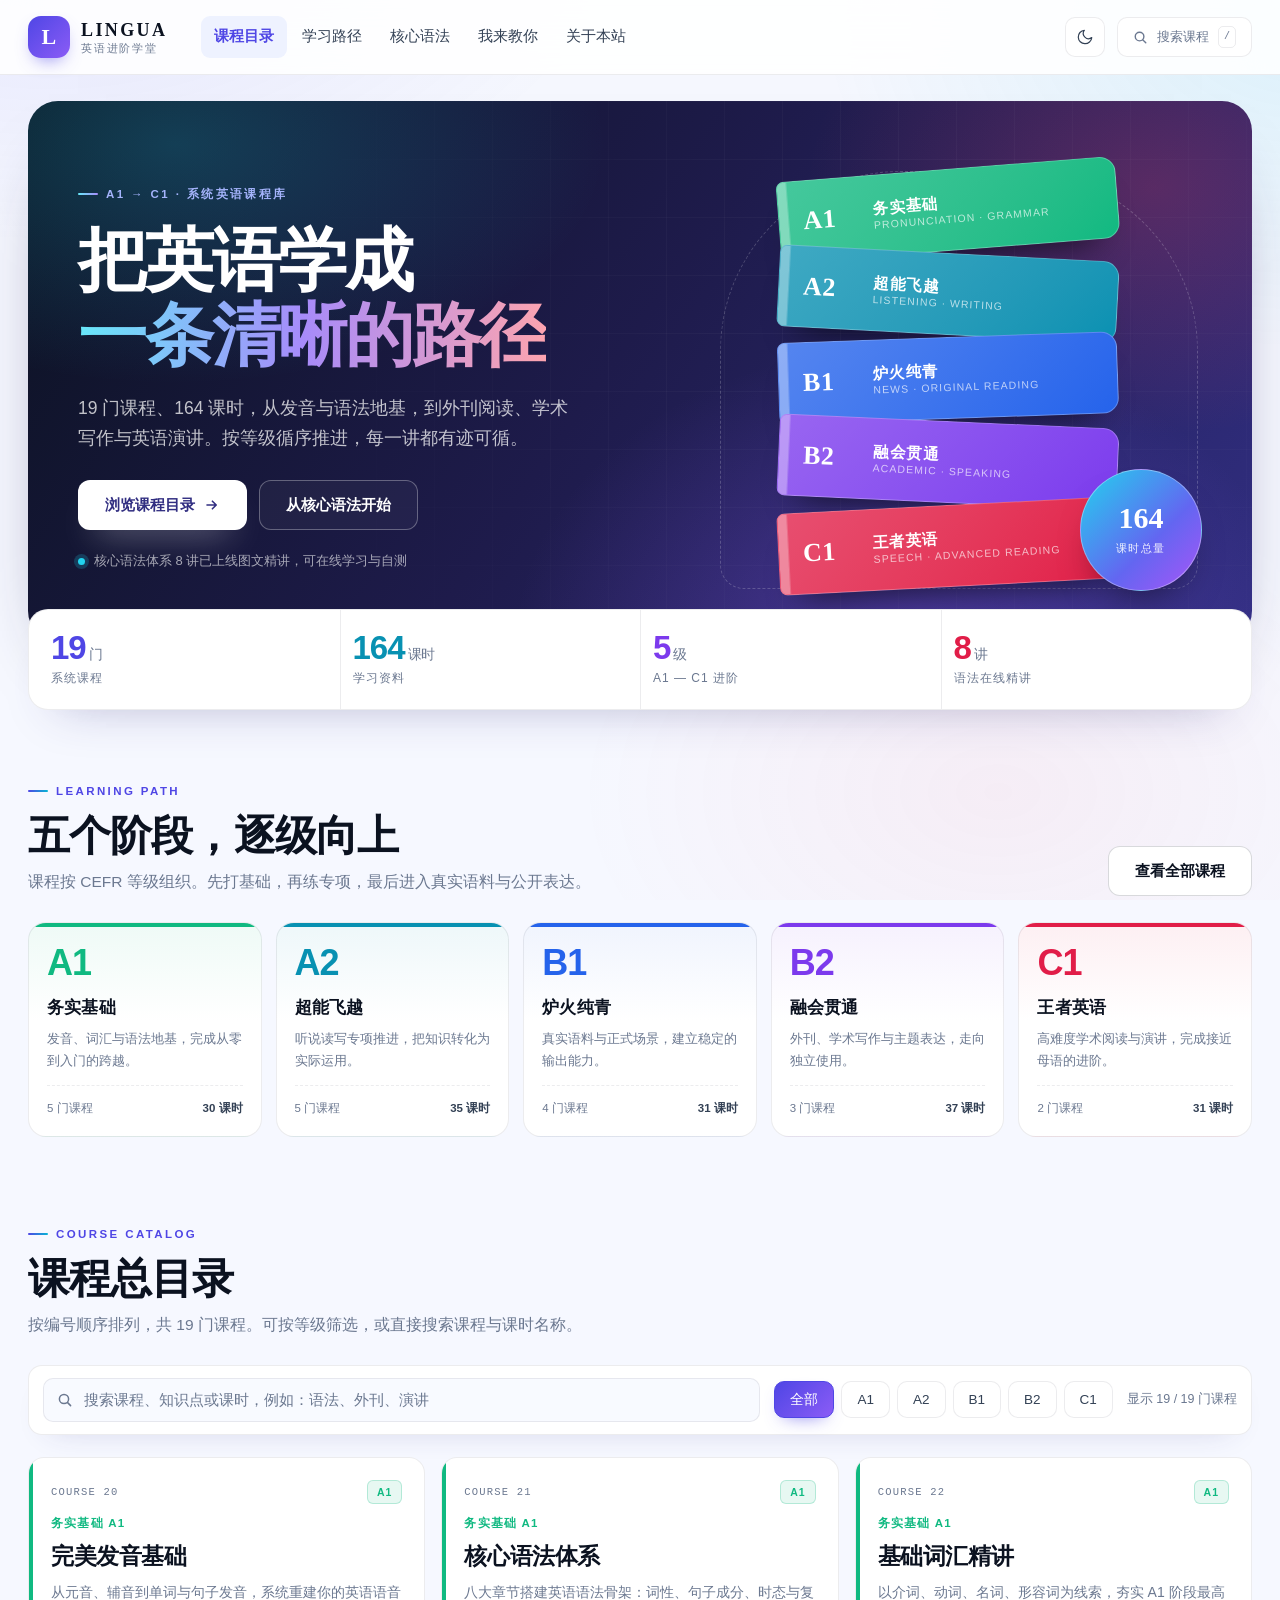
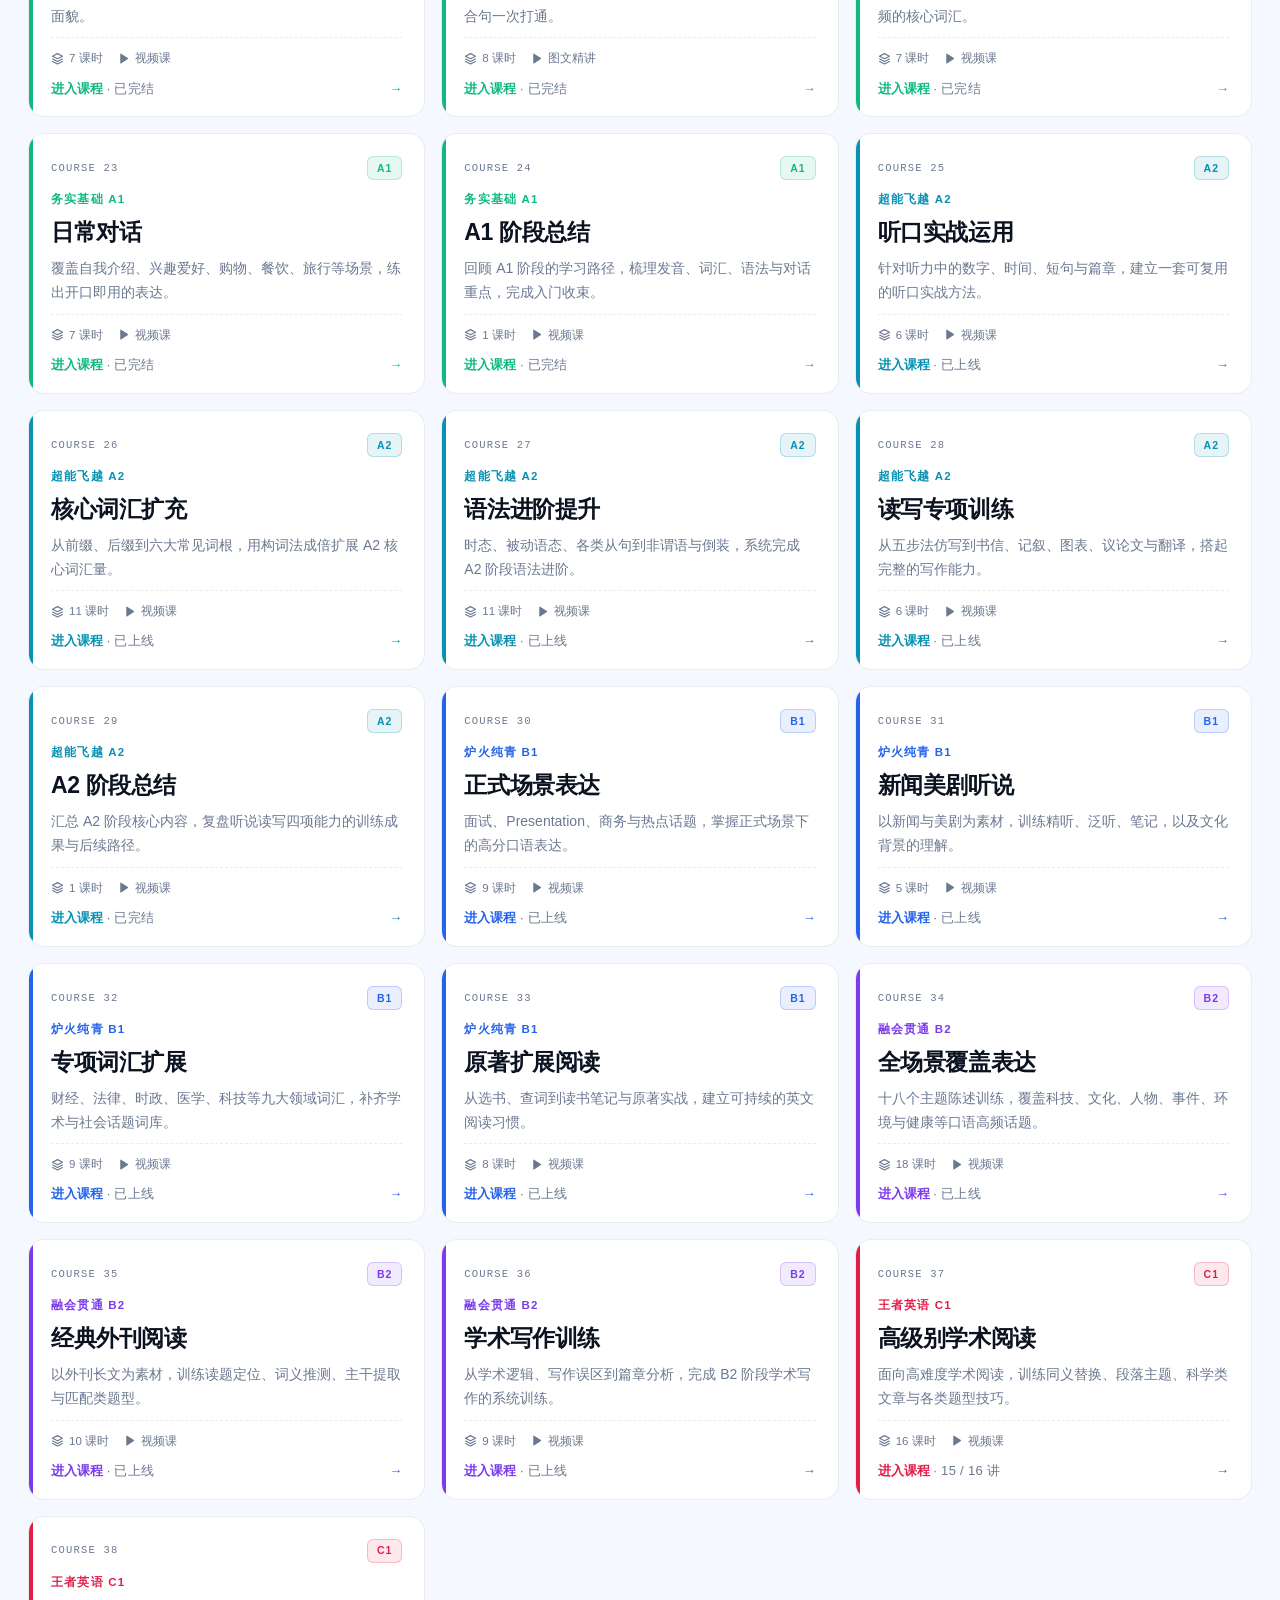
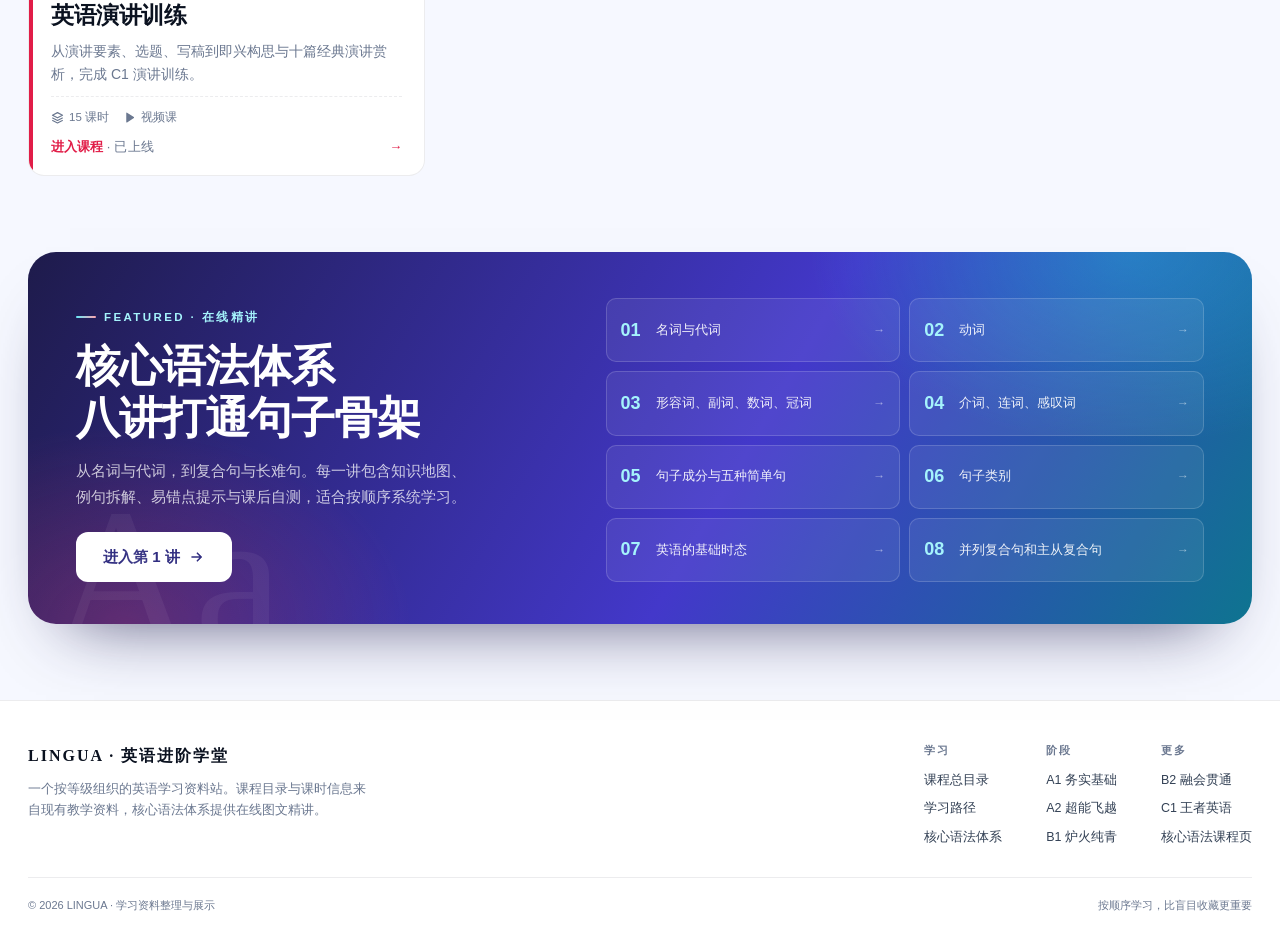
<file: index.html>
<!DOCTYPE html>
<html lang="zh-CN">
<head>
  <meta charset="UTF-8">
  <meta name="viewport" content="width=device-width, initial-scale=1">
  <script>
    (function () {
      try {
        var saved = localStorage.getItem("lingua.theme");
        var dark = saved ? saved === "dark" : window.matchMedia("(prefers-color-scheme: dark)").matches;
        document.documentElement.setAttribute("data-theme", dark ? "dark" : "light");
      } catch (e) { /* 忽略隐私模式限制 */ }
    })();
  </script>
  <title>LINGUA · 英语进阶学堂 | A1–C1 系统英语课程</title>
  <meta name="description" content="LINGUA 英语进阶学堂：从 A1 到 C1 的 19 门系统课程，164 课时学习资料，含核心语法体系 8 讲在线精讲。">
  <link rel="icon" href="data:image/svg+xml,%3Csvg xmlns='http://www.w3.org/2000/svg' viewBox='0 0 40 40'%3E%3Crect width='40' height='40' rx='12' fill='%231e5a4a'/%3E%3Ctext x='20' y='27' font-family='Georgia' font-size='20' fill='%23f3e7cd' text-anchor='middle'%3EL%3C/text%3E%3C/svg%3E">
  <link rel="stylesheet" href="assets/css/site.css">
</head>
<body data-page="home">

  <header class="site-header">
    <div class="header-inner">
      <a class="logo" href="index.html" aria-label="LINGUA 首页">
        <span class="logo-mark">L</span>
        <span class="logo-text"><b>LINGUA</b><span>英语进阶学堂</span></span>
      </a>
      <nav class="main-nav" aria-label="主导航">
        <a href="#catalog" class="is-active">课程目录</a>
        <a href="#roadmap">学习路径</a>
        <a href="lesson-01.html">核心语法</a>
        <a href="teach.html">我来教你</a>
        <a href="#about">关于本站</a>
      </nav>
      <div class="header-actions">
        <button class="theme-toggle" type="button" data-theme-toggle aria-label="切换到深色模式" aria-pressed="false" title="切换到深色模式">
          <svg class="icon-moon" viewBox="0 0 24 24" fill="none" stroke="currentColor" stroke-width="1.6" aria-hidden="true"><path d="M21 12.8A9 9 0 1 1 11.2 3a7 7 0 0 0 9.8 9.8Z" stroke-linecap="round" stroke-linejoin="round"/></svg>
          <svg class="icon-sun" viewBox="0 0 24 24" fill="none" stroke="currentColor" stroke-width="1.6" aria-hidden="true"><circle cx="12" cy="12" r="4.2"/><path d="M12 2.4v2.2M12 19.4v2.2M2.4 12h2.2M19.4 12h2.2M5.2 5.2l1.6 1.6M17.2 17.2l1.6 1.6M18.8 5.2l-1.6 1.6M6.8 17.2l-1.6 1.6" stroke-linecap="round"/></svg>
        </button>
        <a class="search-jump" href="index.html#catalog" data-search-jump>
          <svg viewBox="0 0 16 16" fill="none" stroke="currentColor" stroke-width="1.5" aria-hidden="true"><circle cx="7" cy="7" r="4.6"/><path d="m10.6 10.6 3 3" stroke-linecap="round"/></svg>
          <span>搜索课程</span><kbd>/</kbd>
        </a>
        <button class="nav-toggle" aria-label="打开菜单" aria-expanded="false">
          <svg viewBox="0 0 20 20" width="18" height="18" fill="none" stroke="currentColor" stroke-width="1.6"><path d="M3 6h14M3 10h14M3 14h14" stroke-linecap="round"/></svg>
        </button>
      </div>
    </div>
  </header>

  <main>
    <section class="hero">
      <div class="container hero-grid">
        <div>
          <span class="eyebrow">A1 → C1 · 系统英语课程库</span>
          <h1 class="hero-title">把英语学成<br><em>一条清晰的路径</em></h1>
          <p class="hero-lede">19 门课程、164 课时，从发音与语法地基，到外刊阅读、学术写作与英语演讲。按等级循序推进，每一讲都有迹可循。</p>
          <div class="hero-actions">
            <a class="btn btn-primary" href="#catalog">浏览课程目录
              <svg viewBox="0 0 16 16" fill="none" stroke="currentColor" stroke-width="1.6" aria-hidden="true"><path d="M3 8h9M8.4 4.2 12.2 8l-3.8 3.8" stroke-linecap="round" stroke-linejoin="round"/></svg>
            </a>
            <a class="btn btn-ghost" href="lesson-01.html">从核心语法开始</a>
          </div>
          <div class="hero-note"><span class="dot-live"></span>核心语法体系 8 讲已上线图文精讲，可在线学习与自测</div>
        </div>

        <div class="hero-art" aria-hidden="true">
          <div class="book book-1">
            <span class="book-level">A1</span>
            <span class="book-info"><b>务实基础</b><span>Pronunciation · Grammar</span></span>
          </div>
          <div class="book book-2">
            <span class="book-level">A2</span>
            <span class="book-info"><b>超能飞越</b><span>Listening · Writing</span></span>
          </div>
          <div class="book book-3">
            <span class="book-level">B1</span>
            <span class="book-info"><b>炉火纯青</b><span>News · Original Reading</span></span>
          </div>
          <div class="book book-4">
            <span class="book-level">B2</span>
            <span class="book-info"><b>融会贯通</b><span>Academic · Speaking</span></span>
          </div>
          <div class="book book-5">
            <span class="book-level">C1</span>
            <span class="book-info"><b>王者英语</b><span>Speech · Advanced Reading</span></span>
          </div>
          <div class="hero-seal"><b>164</b><span>课时总量</span></div>
        </div>
      </div>
    </section>

    <section class="stats" aria-label="站点数据">
      <div class="container stats-grid">
        <div class="stat"><b>19<i>门</i></b><span>系统课程</span></div>
        <div class="stat"><b>164<i>课时</i></b><span>学习资料</span></div>
        <div class="stat"><b>5<i>级</i></b><span>A1 — C1 进阶</span></div>
        <div class="stat"><b>8<i>讲</i></b><span>语法在线精讲</span></div>
      </div>
    </section>

    <section class="roadmap" id="roadmap">
      <div class="container">
        <div class="section-head">
          <div>
            <span class="eyebrow">Learning Path</span>
            <h2>五个阶段，逐级向上</h2>
            <p>课程按 CEFR 等级组织。先打基础，再练专项，最后进入真实语料与公开表达。</p>
          </div>
          <a class="btn btn-ghost" href="#catalog">查看全部课程</a>
        </div>
        <div class="roadmap-grid">
          <a class="level-card" href="index.html?level=A1#catalog" style="--lv:#10b981">
            <span class="lv">A1</span>
            <h3>务实基础</h3>
            <p>发音、词汇与语法地基，完成从零到入门的跨越。</p>
            <div class="lv-meta"><span>5 门课程</span><b>30 课时</b></div>
          </a>
          <a class="level-card" href="index.html?level=A2#catalog" style="--lv:#0891b2">
            <span class="lv">A2</span>
            <h3>超能飞越</h3>
            <p>听说读写专项推进，把知识转化为实际运用。</p>
            <div class="lv-meta"><span>5 门课程</span><b>35 课时</b></div>
          </a>
          <a class="level-card" href="index.html?level=B1#catalog" style="--lv:#2563eb">
            <span class="lv">B1</span>
            <h3>炉火纯青</h3>
            <p>真实语料与正式场景，建立稳定的输出能力。</p>
            <div class="lv-meta"><span>4 门课程</span><b>31 课时</b></div>
          </a>
          <a class="level-card" href="index.html?level=B2#catalog" style="--lv:#7c3aed">
            <span class="lv">B2</span>
            <h3>融会贯通</h3>
            <p>外刊、学术写作与主题表达，走向独立使用。</p>
            <div class="lv-meta"><span>3 门课程</span><b>37 课时</b></div>
          </a>
          <a class="level-card" href="index.html?level=C1#catalog" style="--lv:#e11d48">
            <span class="lv">C1</span>
            <h3>王者英语</h3>
            <p>高难度学术阅读与演讲，完成接近母语的进阶。</p>
            <div class="lv-meta"><span>2 门课程</span><b>31 课时</b></div>
          </a>
        </div>
      </div>
    </section>

    <section class="catalog" id="catalog">
      <div class="container">
        <div class="section-head">
          <div>
            <span class="eyebrow">Course Catalog</span>
            <h2>课程总目录</h2>
            <p>按编号顺序排列，共 19 门课程。可按等级筛选，或直接搜索课程与课时名称。</p>
          </div>
        </div>

        <div class="catalog-toolbar">
          <div class="search-box">
            <svg viewBox="0 0 16 16" fill="none" stroke="currentColor" stroke-width="1.5" aria-hidden="true"><circle cx="7" cy="7" r="4.6"/><path d="m10.6 10.6 3 3" stroke-linecap="round"/></svg>
            <input id="courseSearch" type="search" placeholder="搜索课程、知识点或课时，例如：语法、外刊、演讲" autocomplete="off" aria-label="搜索课程">
          </div>
          <div class="filter-chips" id="levelChips">
            <button class="chip is-active" data-level="ALL">全部</button>
            <button class="chip" data-level="A1">A1</button>
            <button class="chip" data-level="A2">A2</button>
            <button class="chip" data-level="B1">B1</button>
            <button class="chip" data-level="B2">B2</button>
            <button class="chip" data-level="C1">C1</button>
          </div>
          <span class="catalog-count" id="catalogCount">显示 19 / 19 门课程</span>
        </div>

        <div class="course-grid" id="courseGrid">
          <!-- 课程卡片由 assets/js/site.js 渲染 -->
        </div>
      </div>
    </section>

    <section class="spotlight">
      <div class="container">
        <div class="spotlight-inner">
          <div>
            <span class="eyebrow">Featured · 在线精讲</span>
            <h2>核心语法体系<br>八讲打通句子骨架</h2>
            <p>从名词与代词，到复合句与长难句。每一讲包含知识地图、例句拆解、易错点提示与课后自测，适合按顺序系统学习。</p>
            <a class="btn" href="lesson-01.html">进入第 1 讲
              <svg viewBox="0 0 16 16" fill="none" stroke="currentColor" stroke-width="1.6" aria-hidden="true"><path d="M3 8h9M8.4 4.2 12.2 8l-3.8 3.8" stroke-linecap="round" stroke-linejoin="round"/></svg>
            </a>
          </div>
          <div class="chapter-grid">
            <a class="chapter-item" href="lesson-01.html"><span class="num">01</span><span class="tt">名词与代词</span><span class="arrow">→</span></a>
            <a class="chapter-item" href="lesson-02.html"><span class="num">02</span><span class="tt">动词</span><span class="arrow">→</span></a>
            <a class="chapter-item" href="lesson-03.html"><span class="num">03</span><span class="tt">形容词、副词、数词、冠词</span><span class="arrow">→</span></a>
            <a class="chapter-item" href="lesson-04.html"><span class="num">04</span><span class="tt">介词、连词、感叹词</span><span class="arrow">→</span></a>
            <a class="chapter-item" href="lesson-05.html"><span class="num">05</span><span class="tt">句子成分与五种简单句</span><span class="arrow">→</span></a>
            <a class="chapter-item" href="lesson-06.html"><span class="num">06</span><span class="tt">句子类别</span><span class="arrow">→</span></a>
            <a class="chapter-item" href="lesson-07.html"><span class="num">07</span><span class="tt">英语的基础时态</span><span class="arrow">→</span></a>
            <a class="chapter-item" href="lesson-08.html"><span class="num">08</span><span class="tt">并列复合句和主从复合句</span><span class="arrow">→</span></a>
          </div>
        </div>
      </div>
    </section>
  </main>

  <footer class="site-footer" id="about">
    <div class="container">
      <div class="footer-grid">
        <div class="footer-brand">
          <b>LINGUA · 英语进阶学堂</b>
          <p>一个按等级组织的英语学习资料站。课程目录与课时信息来自现有教学资料，核心语法体系提供在线图文精讲。</p>
        </div>
        <div class="footer-links">
          <div class="footer-col">
            <b>学习</b>
            <a href="#catalog">课程总目录</a>
            <a href="#roadmap">学习路径</a>
            <a href="lesson-01.html">核心语法体系</a>
          </div>
          <div class="footer-col">
            <b>阶段</b>
            <a href="index.html?level=A1#catalog">A1 务实基础</a>
            <a href="index.html?level=A2#catalog">A2 超能飞越</a>
            <a href="index.html?level=B1#catalog">B1 炉火纯青</a>
          </div>
          <div class="footer-col">
            <b>更多</b>
            <a href="index.html?level=B2#catalog">B2 融会贯通</a>
            <a href="index.html?level=C1#catalog">C1 王者英语</a>
            <a href="course.html?id=21">核心语法课程页</a>
          </div>
        </div>
      </div>
      <div class="footer-bottom">
        <span>© 2026 LINGUA · 学习资料整理与展示</span>
        <span>按顺序学习，比盲目收藏更重要</span>
      </div>
    </div>
  </footer>

  <script src="assets/js/data.js"></script>
  <script src="assets/js/site.js"></script>
</body>
</html>
</file>
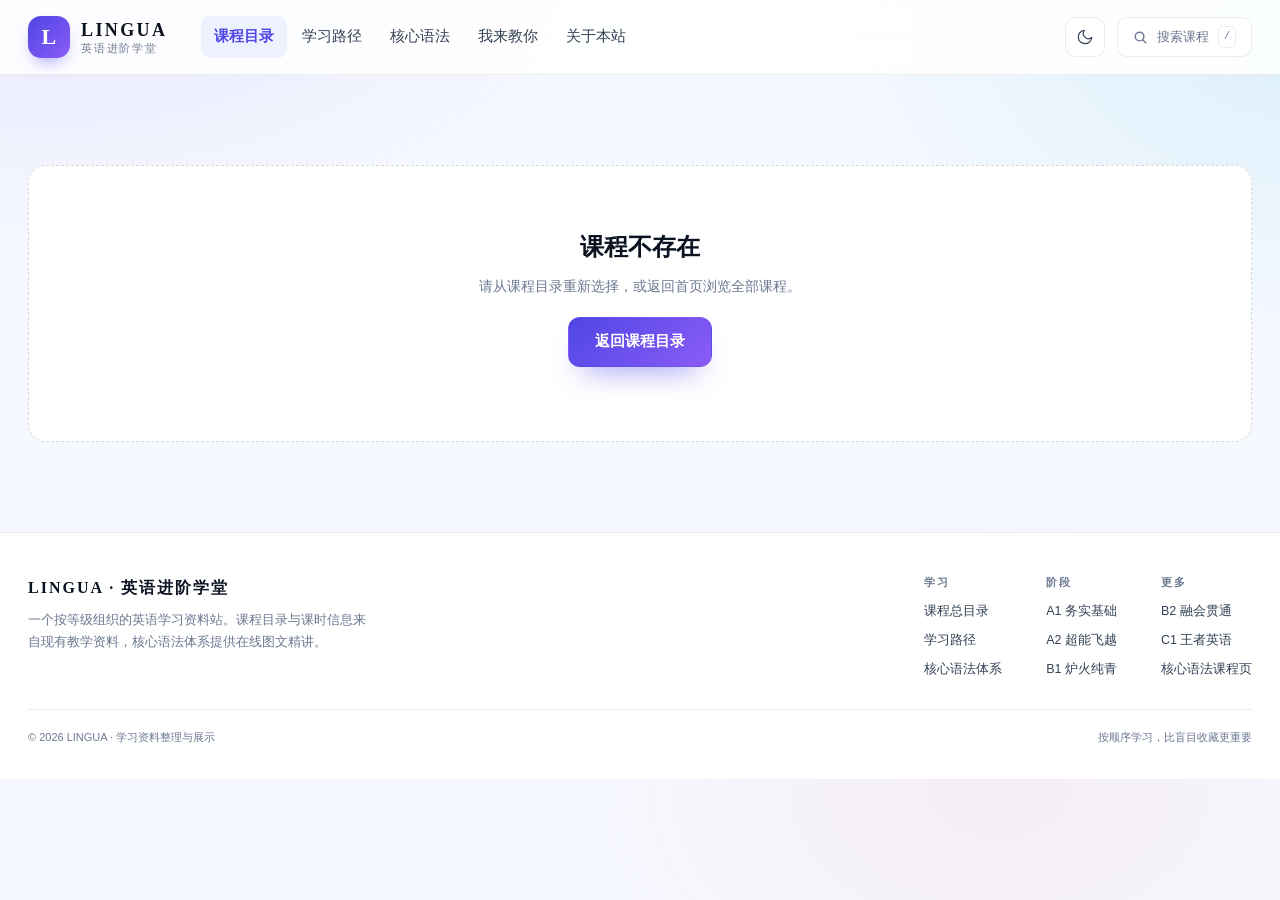
<file: course.html>
<!DOCTYPE html>
<html lang="zh-CN">
<head>
  <meta charset="UTF-8">
  <meta name="viewport" content="width=device-width, initial-scale=1">
  <script>
    (function () {
      try {
        var saved = localStorage.getItem("lingua.theme");
        var dark = saved ? saved === "dark" : window.matchMedia("(prefers-color-scheme: dark)").matches;
        document.documentElement.setAttribute("data-theme", dark ? "dark" : "light");
      } catch (e) { /* 忽略隐私模式限制 */ }
    })();
  </script>
  <title>课程详情 · LINGUA 英语进阶学堂</title>
  <meta name="description" content="查看课程介绍、课时目录与学习建议。">
  <link rel="icon" href="data:image/svg+xml,%3Csvg xmlns='http://www.w3.org/2000/svg' viewBox='0 0 40 40'%3E%3Crect width='40' height='40' rx='12' fill='%231e5a4a'/%3E%3Ctext x='20' y='27' font-family='Georgia' font-size='20' fill='%23f3e7cd' text-anchor='middle'%3EL%3C/text%3E%3C/svg%3E">
  <link rel="stylesheet" href="assets/css/site.css">
</head>
<body data-page="course">

  <header class="site-header">
    <div class="header-inner">
      <a class="logo" href="index.html" aria-label="LINGUA 首页">
        <span class="logo-mark">L</span>
        <span class="logo-text"><b>LINGUA</b><span>英语进阶学堂</span></span>
      </a>
      <nav class="main-nav" aria-label="主导航">
        <a href="index.html#catalog" class="is-active">课程目录</a>
        <a href="index.html#roadmap">学习路径</a>
        <a href="lesson-01.html">核心语法</a>
        <a href="teach.html">我来教你</a>
        <a href="index.html#about">关于本站</a>
      </nav>
      <div class="header-actions">
        <button class="theme-toggle" type="button" data-theme-toggle aria-label="切换到深色模式" aria-pressed="false" title="切换到深色模式">
          <svg class="icon-moon" viewBox="0 0 24 24" fill="none" stroke="currentColor" stroke-width="1.6" aria-hidden="true"><path d="M21 12.8A9 9 0 1 1 11.2 3a7 7 0 0 0 9.8 9.8Z" stroke-linecap="round" stroke-linejoin="round"/></svg>
          <svg class="icon-sun" viewBox="0 0 24 24" fill="none" stroke="currentColor" stroke-width="1.6" aria-hidden="true"><circle cx="12" cy="12" r="4.2"/><path d="M12 2.4v2.2M12 19.4v2.2M2.4 12h2.2M19.4 12h2.2M5.2 5.2l1.6 1.6M17.2 17.2l1.6 1.6M18.8 5.2l-1.6 1.6M6.8 17.2l-1.6 1.6" stroke-linecap="round"/></svg>
        </button>
        <a class="search-jump" href="index.html#catalog">
          <svg viewBox="0 0 16 16" fill="none" stroke="currentColor" stroke-width="1.5" aria-hidden="true"><circle cx="7" cy="7" r="4.6"/><path d="m10.6 10.6 3 3" stroke-linecap="round"/></svg>
          <span>搜索课程</span><kbd>/</kbd>
        </a>
        <button class="nav-toggle" aria-label="打开菜单" aria-expanded="false">
          <svg viewBox="0 0 20 20" width="18" height="18" fill="none" stroke="currentColor" stroke-width="1.6"><path d="M3 6h14M3 10h14M3 14h14" stroke-linecap="round"/></svg>
        </button>
      </div>
    </div>
  </header>

  <main id="courseDetail">
    <div class="container" style="padding:90px 28px;color:var(--muted)">正在加载课程信息…</div>
  </main>

  <footer class="site-footer">
    <div class="container">
      <div class="footer-grid">
        <div class="footer-brand">
          <b>LINGUA · 英语进阶学堂</b>
          <p>一个按等级组织的英语学习资料站。课程目录与课时信息来自现有教学资料，核心语法体系提供在线图文精讲。</p>
        </div>
        <div class="footer-links">
          <div class="footer-col">
            <b>学习</b>
            <a href="index.html#catalog">课程总目录</a>
            <a href="index.html#roadmap">学习路径</a>
            <a href="lesson-01.html">核心语法体系</a>
          </div>
          <div class="footer-col">
            <b>阶段</b>
            <a href="index.html?level=A1#catalog">A1 务实基础</a>
            <a href="index.html?level=A2#catalog">A2 超能飞越</a>
            <a href="index.html?level=B1#catalog">B1 炉火纯青</a>
          </div>
          <div class="footer-col">
            <b>更多</b>
            <a href="index.html?level=B2#catalog">B2 融会贯通</a>
            <a href="index.html?level=C1#catalog">C1 王者英语</a>
            <a href="course.html?id=21">核心语法课程页</a>
          </div>
        </div>
      </div>
      <div class="footer-bottom">
        <span>© 2026 LINGUA · 学习资料整理与展示</span>
        <span>按顺序学习，比盲目收藏更重要</span>
      </div>
    </div>
  </footer>

  <script src="assets/js/data.js"></script>
  <script src="assets/js/site.js"></script>
</body>
</html>
</file>
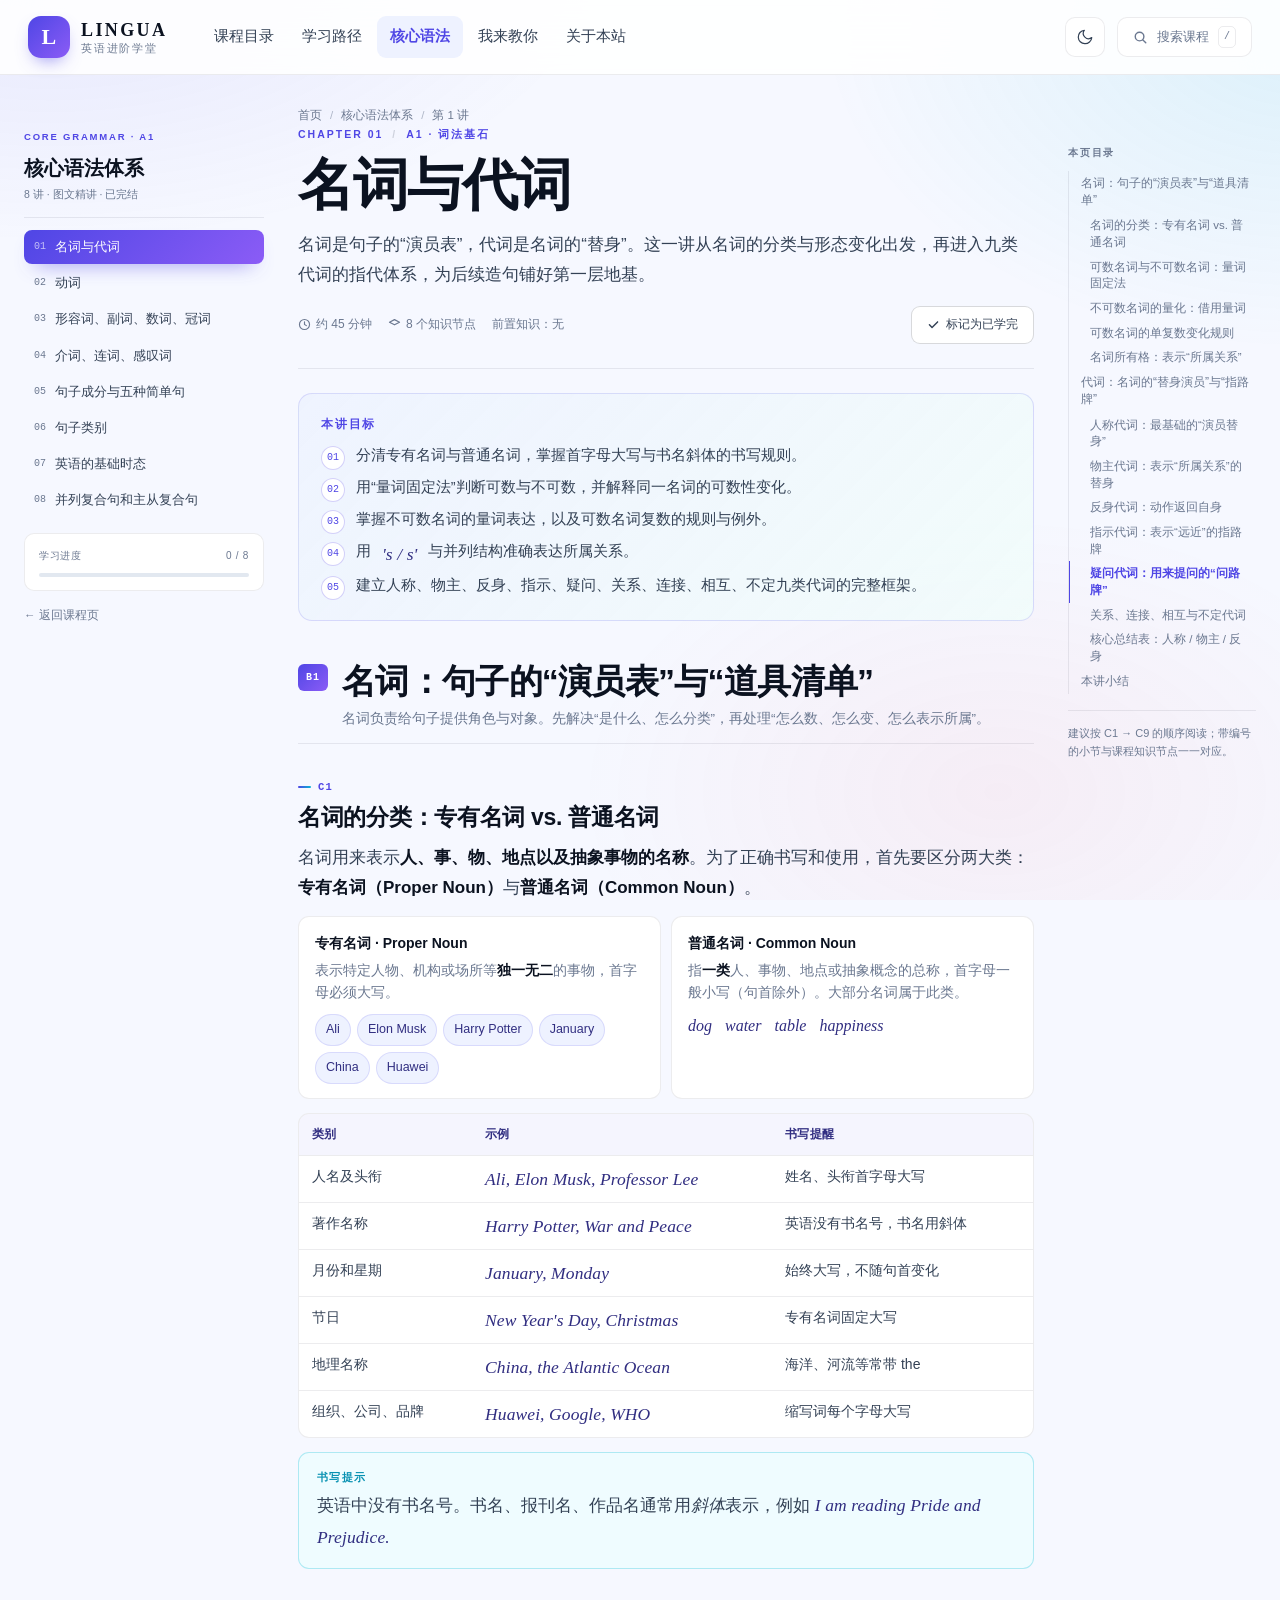
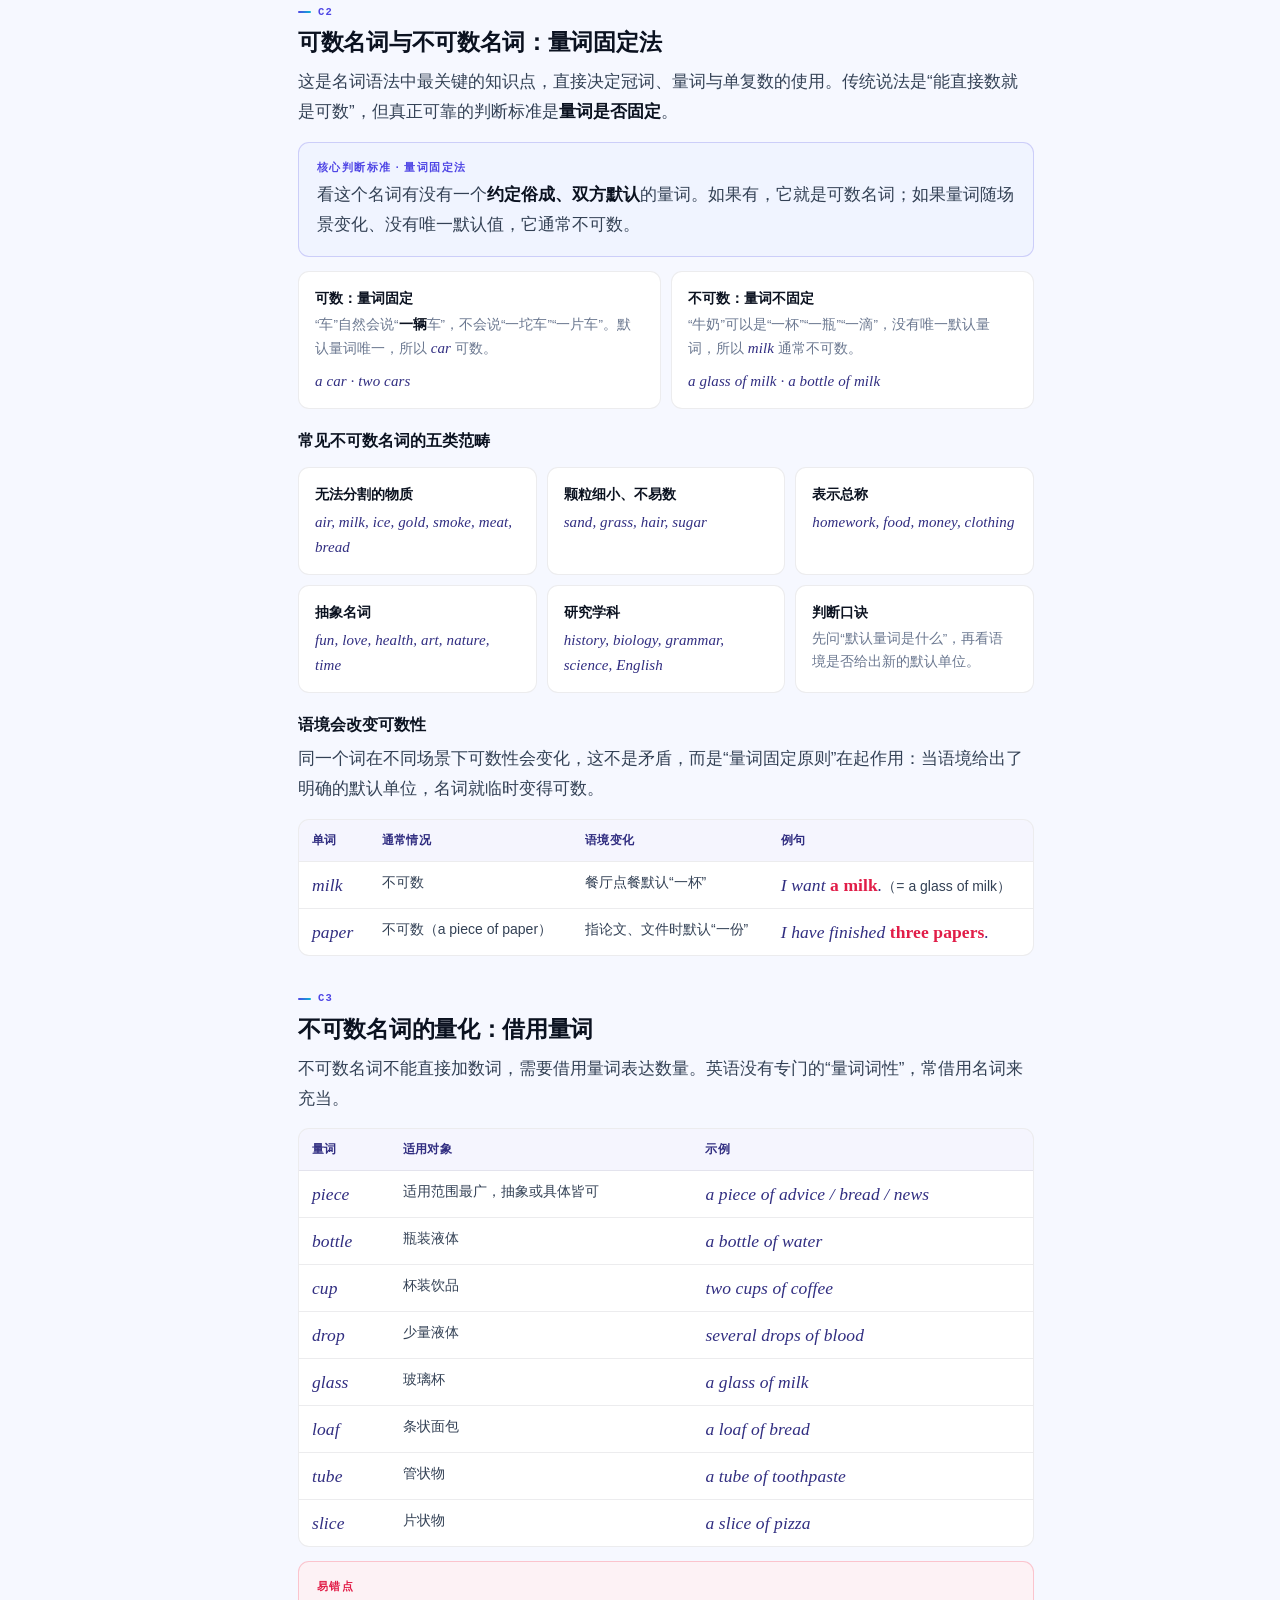
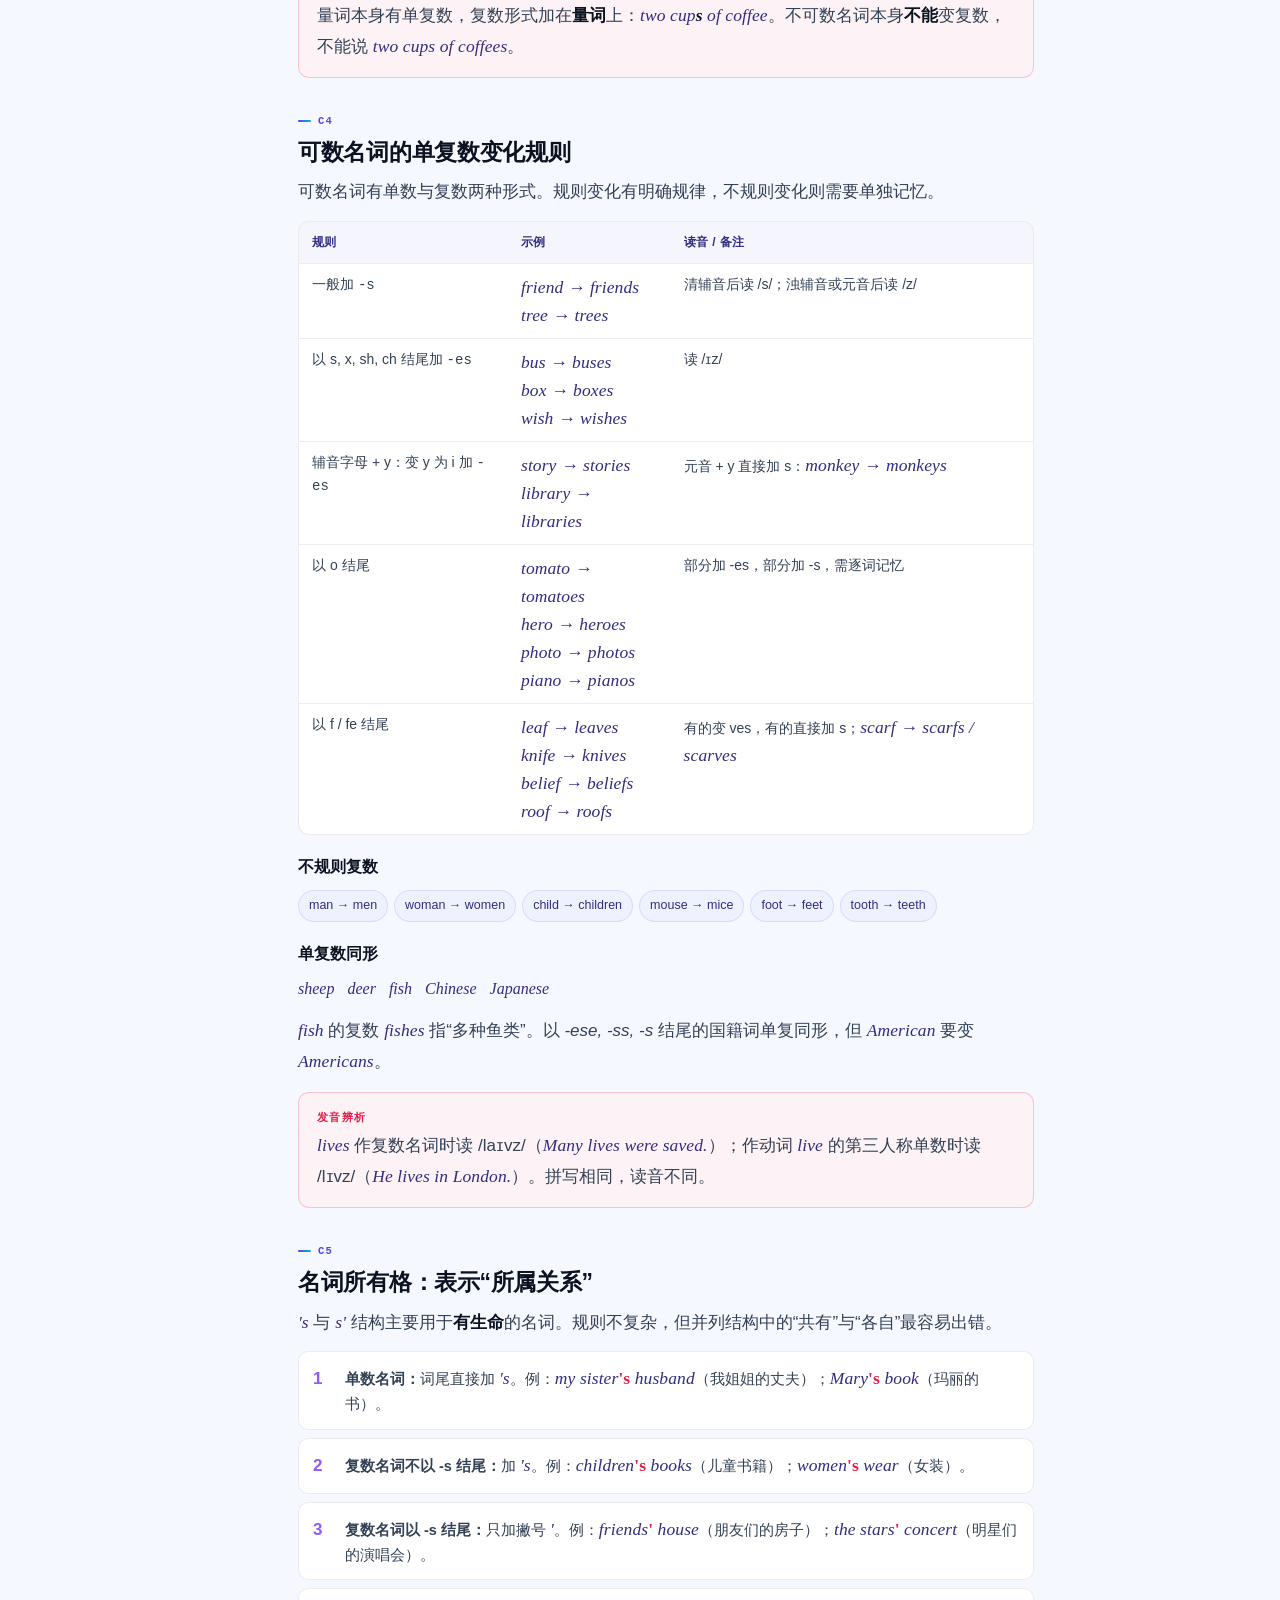
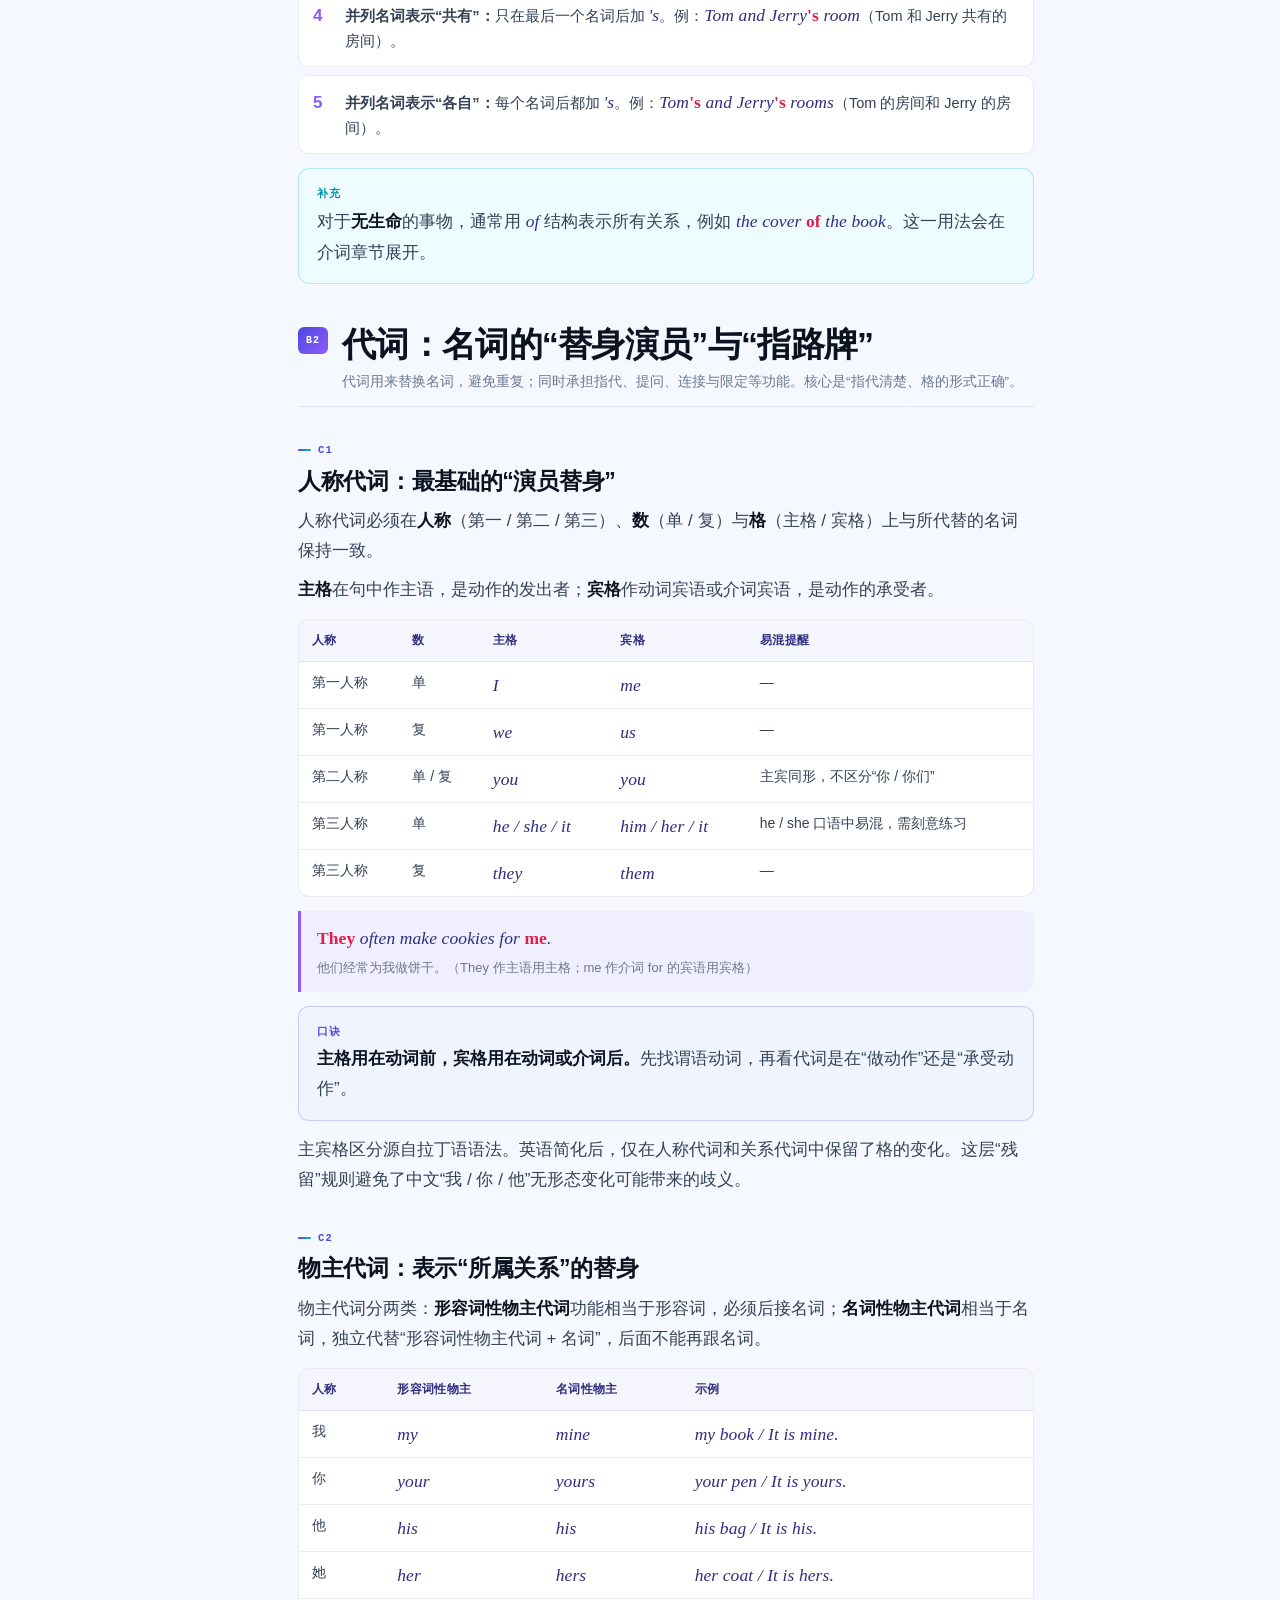
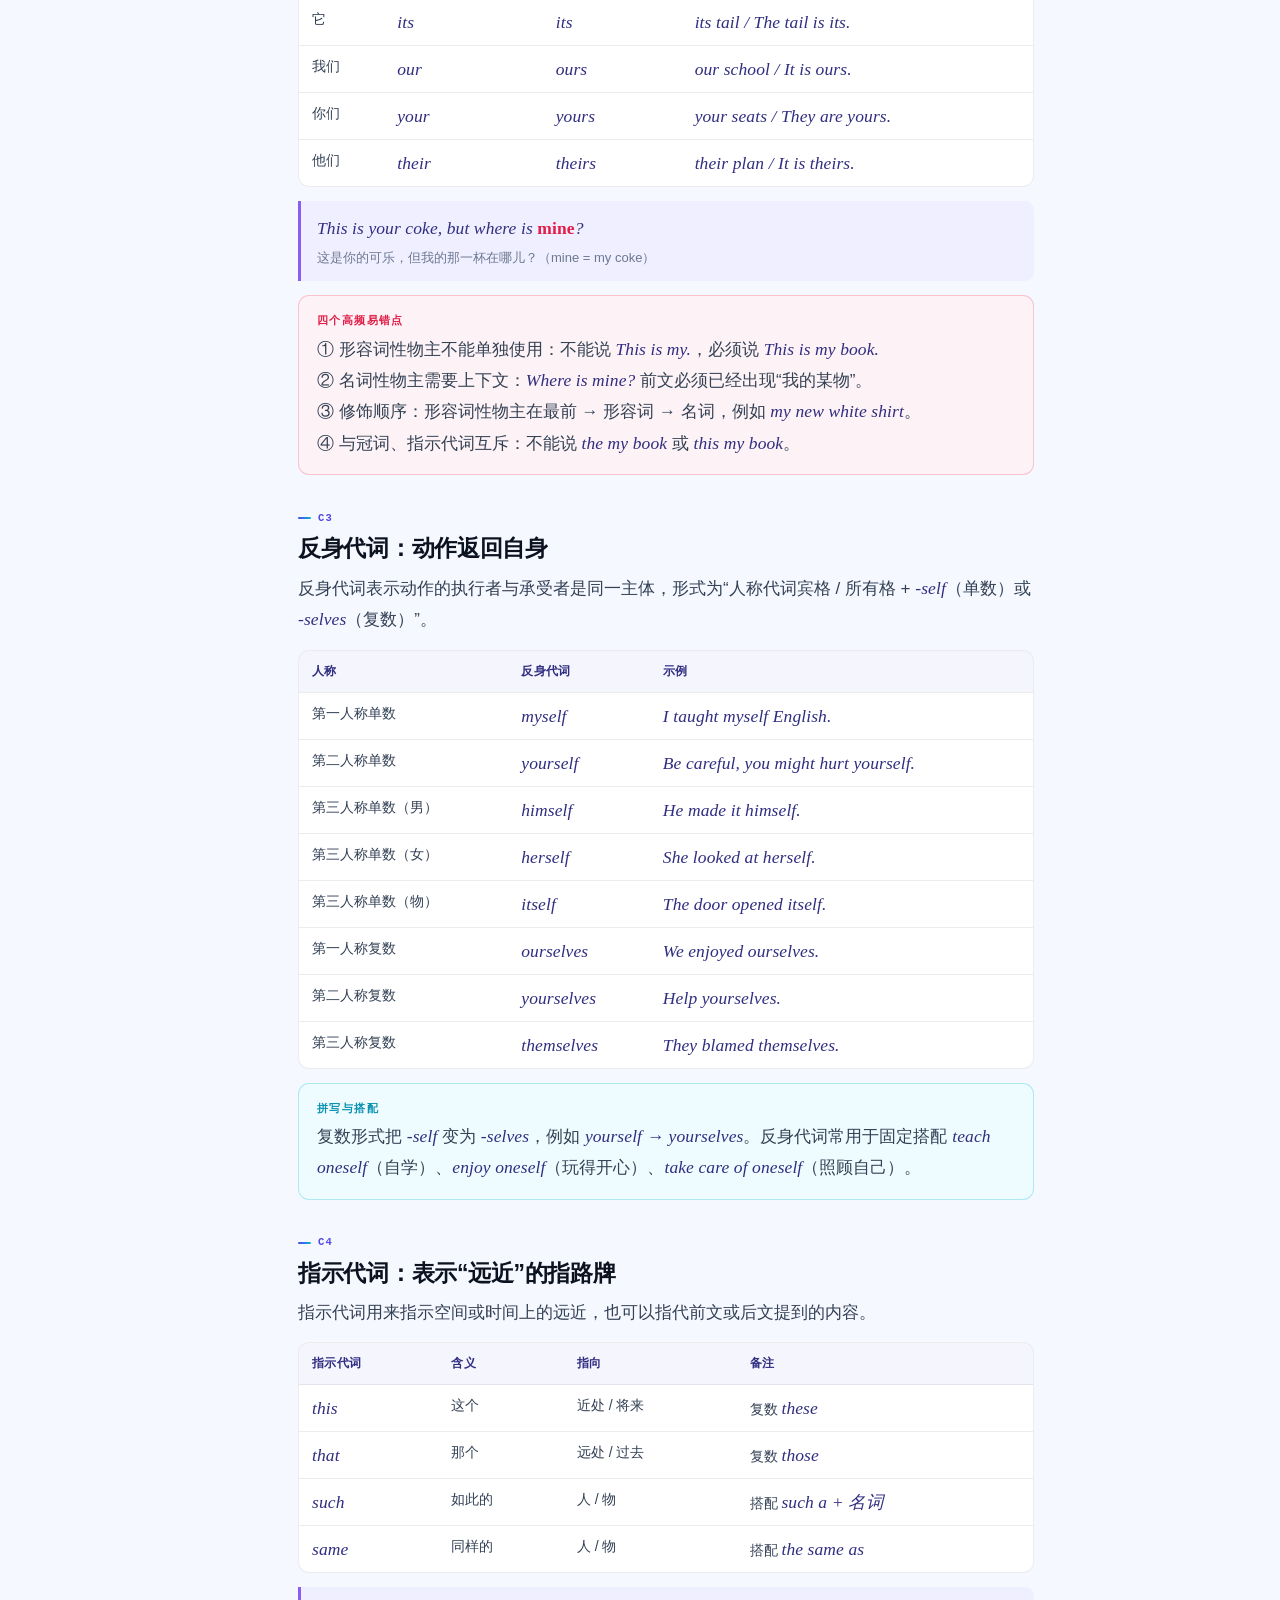
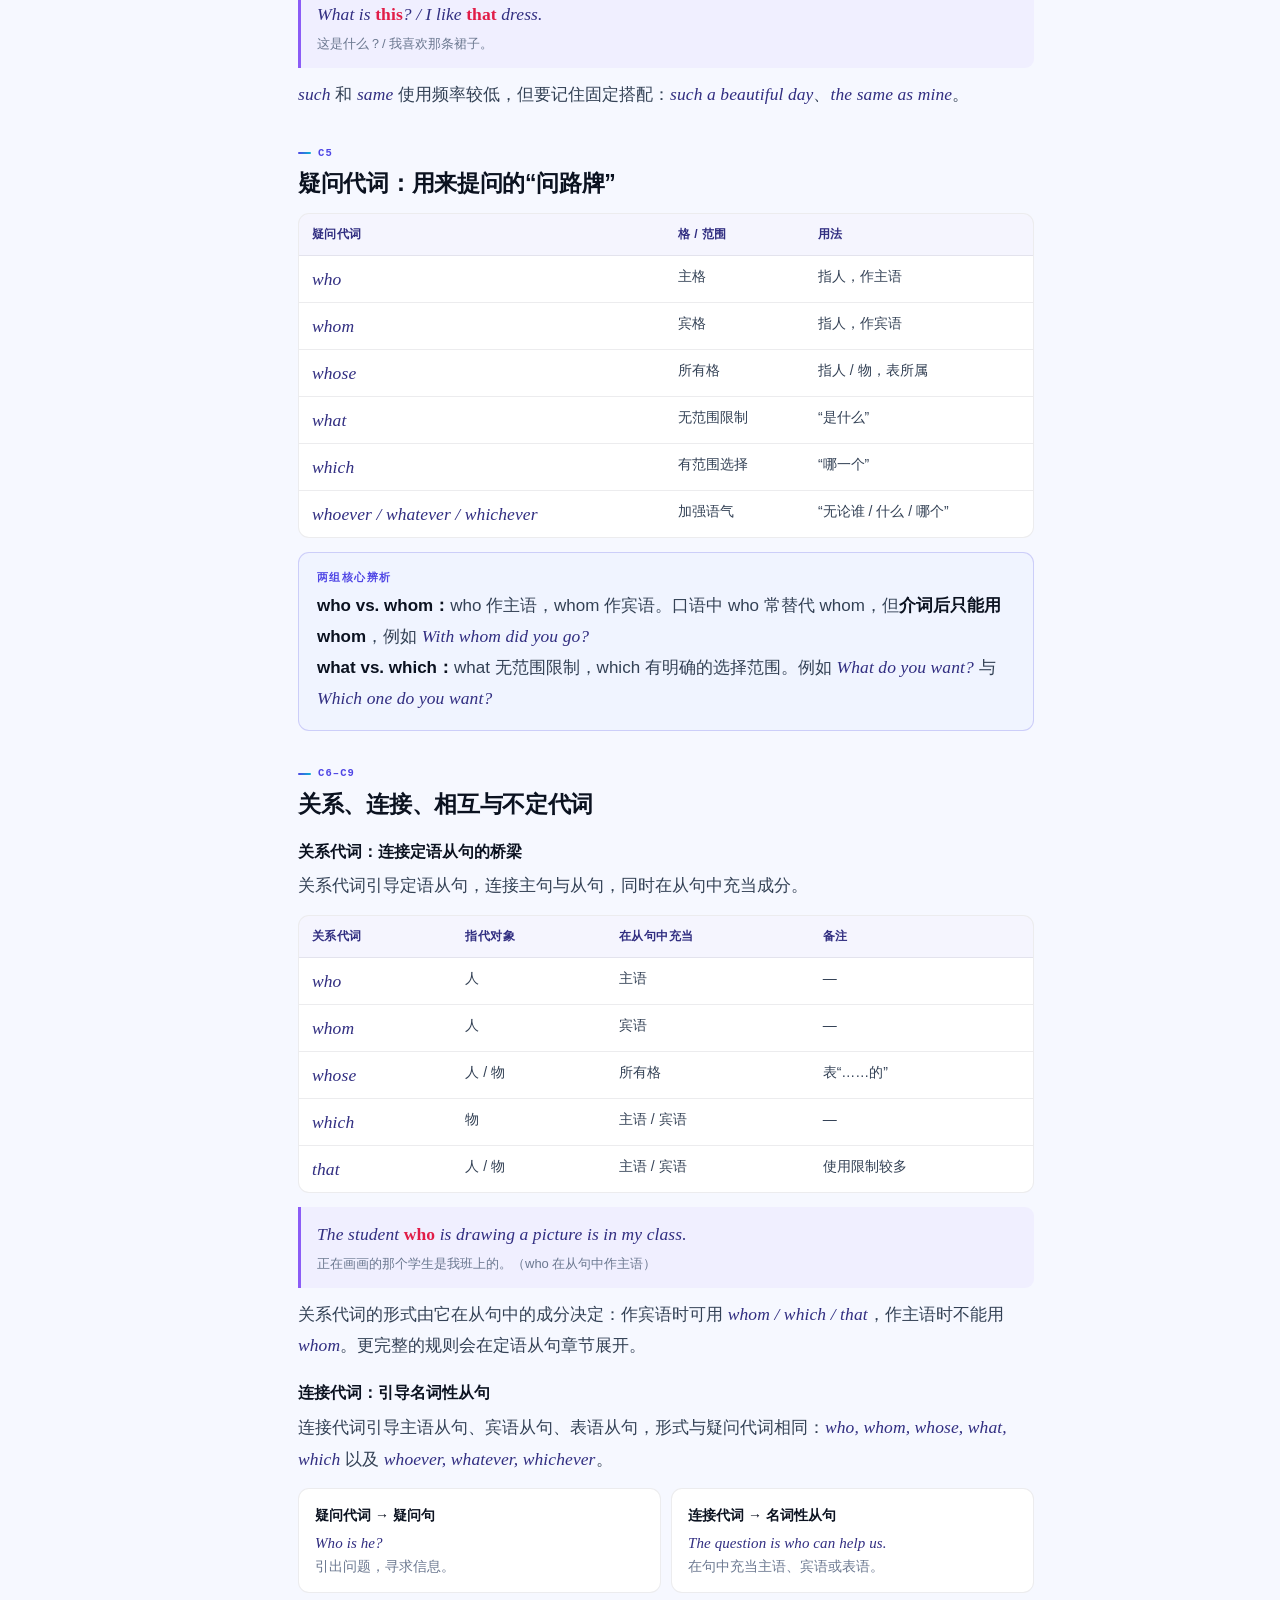
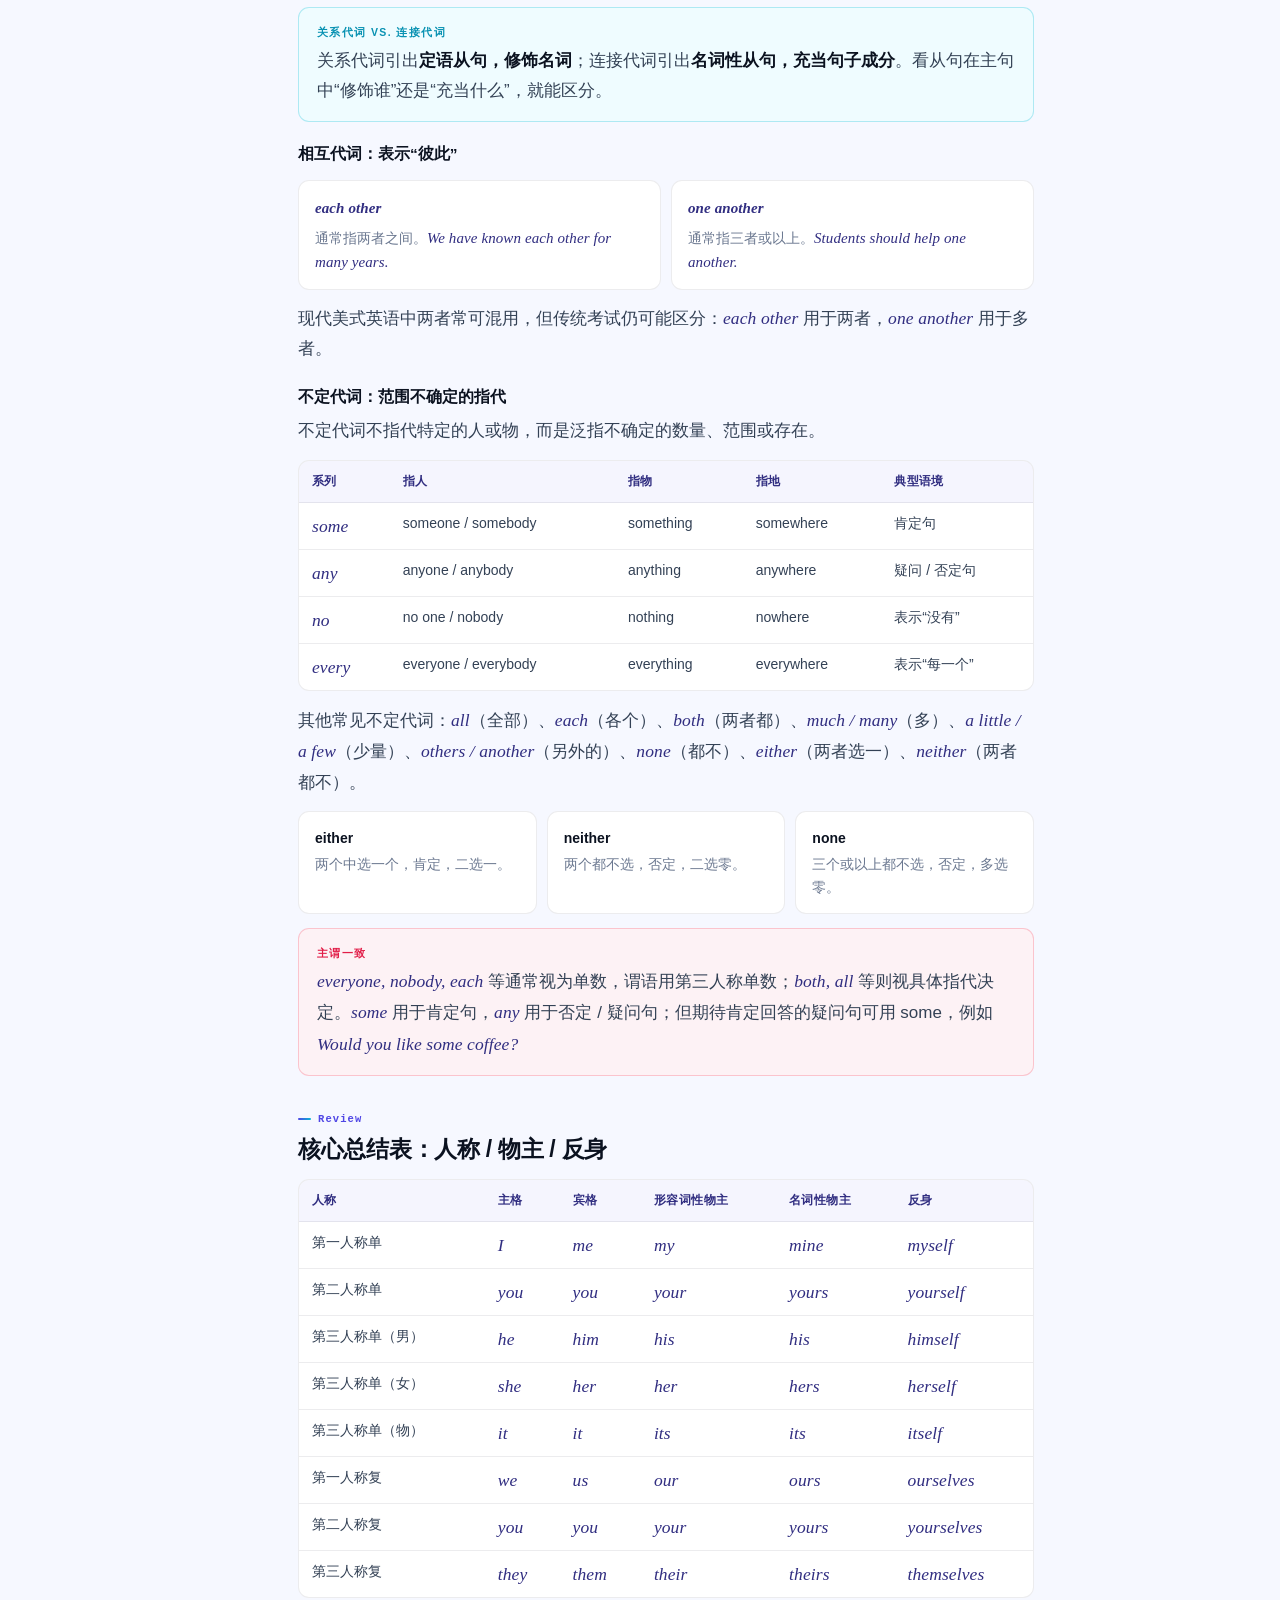
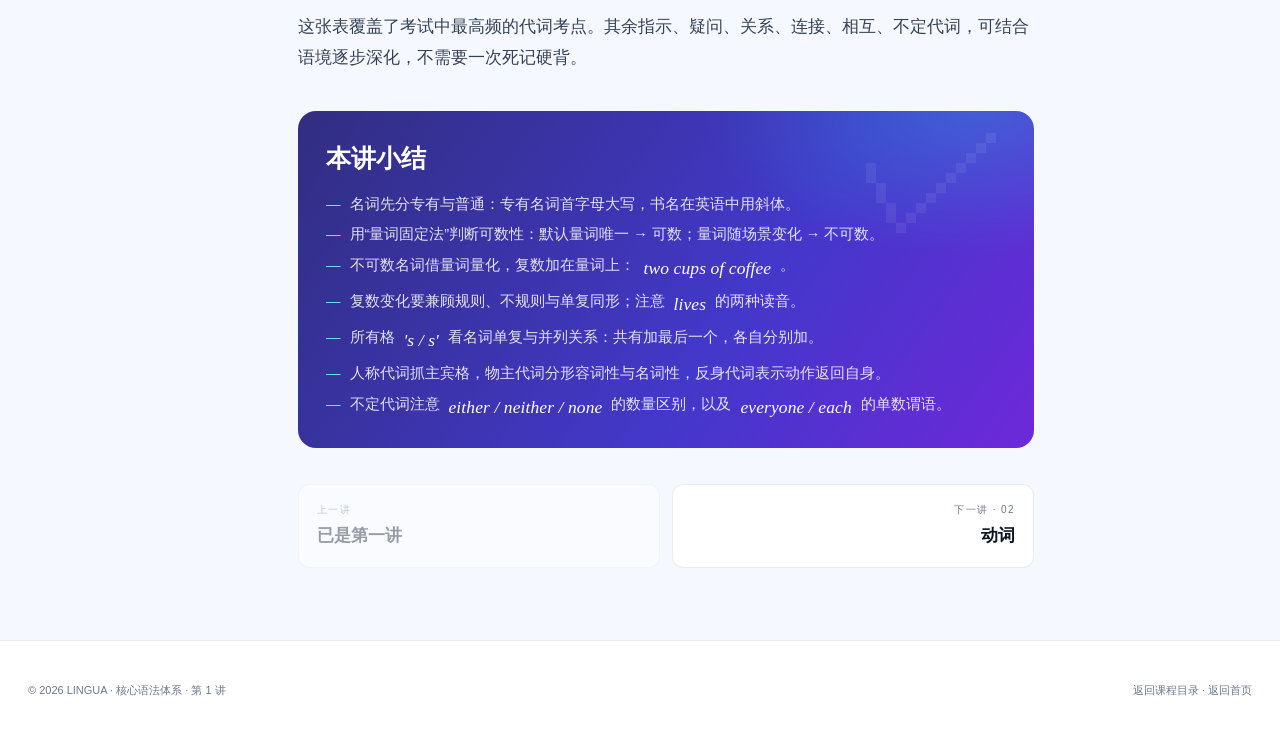
<file: lesson-01.html>
<!DOCTYPE html>
<html lang="zh-CN">
<head>
  <meta charset="UTF-8">
  <meta name="viewport" content="width=device-width, initial-scale=1">
  <script>
    (function () {
      try {
        var saved = localStorage.getItem("lingua.theme");
        var dark = saved ? saved === "dark" : window.matchMedia("(prefers-color-scheme: dark)").matches;
        document.documentElement.setAttribute("data-theme", dark ? "dark" : "light");
      } catch (e) { /* 忽略隐私模式限制 */ }
    })();
  </script>
  <title>第 1 讲 · 名词与代词 | 核心语法体系 · LINGUA</title>
  <meta name="description" content="核心语法体系第 1 讲：名词的分类、可数性、量化、单复数与所有格，以及九类代词的用法与易错点。">
  <link rel="icon" href="data:image/svg+xml,%3Csvg xmlns='http://www.w3.org/2000/svg' viewBox='0 0 40 40'%3E%3Crect width='40' height='40' rx='12' fill='%231e5a4a'/%3E%3Ctext x='20' y='27' font-family='Georgia' font-size='20' fill='%23f3e7cd' text-anchor='middle'%3EL%3C/text%3E%3C/svg%3E">
  <link rel="stylesheet" href="assets/css/site.css">
</head>
<body data-page="lesson" data-lesson="1">

  <header class="site-header">
    <div class="header-inner">
      <a class="logo" href="index.html" aria-label="LINGUA 首页">
        <span class="logo-mark">L</span>
        <span class="logo-text"><b>LINGUA</b><span>英语进阶学堂</span></span>
      </a>
      <nav class="main-nav" aria-label="主导航">
        <a href="index.html#catalog">课程目录</a>
        <a href="index.html#roadmap">学习路径</a>
        <a href="lesson-01.html" class="is-active">核心语法</a>
        <a href="teach.html">我来教你</a>
        <a href="index.html#about">关于本站</a>
      </nav>
      <div class="header-actions">
        <button class="theme-toggle" type="button" data-theme-toggle aria-label="切换到深色模式" aria-pressed="false" title="切换到深色模式">
          <svg class="icon-moon" viewBox="0 0 24 24" fill="none" stroke="currentColor" stroke-width="1.6" aria-hidden="true"><path d="M21 12.8A9 9 0 1 1 11.2 3a7 7 0 0 0 9.8 9.8Z" stroke-linecap="round" stroke-linejoin="round"/></svg>
          <svg class="icon-sun" viewBox="0 0 24 24" fill="none" stroke="currentColor" stroke-width="1.6" aria-hidden="true"><circle cx="12" cy="12" r="4.2"/><path d="M12 2.4v2.2M12 19.4v2.2M2.4 12h2.2M19.4 12h2.2M5.2 5.2l1.6 1.6M17.2 17.2l1.6 1.6M18.8 5.2l-1.6 1.6M6.8 17.2l-1.6 1.6" stroke-linecap="round"/></svg>
        </button>
        <a class="search-jump" href="index.html#catalog">
          <svg viewBox="0 0 16 16" fill="none" stroke="currentColor" stroke-width="1.5" aria-hidden="true"><circle cx="7" cy="7" r="4.6"/><path d="m10.6 10.6 3 3" stroke-linecap="round"/></svg>
          <span>搜索课程</span><kbd>/</kbd>
        </a>
        <button class="nav-toggle" aria-label="打开菜单" aria-expanded="false">
          <svg viewBox="0 0 20 20" width="18" height="18" fill="none" stroke="currentColor" stroke-width="1.6"><path d="M3 6h14M3 10h14M3 14h14" stroke-linecap="round"/></svg>
        </button>
      </div>
    </div>
  </header>

  <div class="lesson-shell">
    <div class="lesson-layout">
      <aside class="lesson-sidebar">
        <div class="sidebar-course">
          <span class="series">Core Grammar · A1</span>
          <b>核心语法体系</b>
          <span class="meta">8 讲 · 图文精讲 · 已完结</span>
        </div>
        <nav class="chapter-nav" aria-label="章节目录">
          <a data-chapter="1" class="is-active" href="lesson-01.html"><span class="n">01</span><span>名词与代词</span></a>
          <a data-chapter="2" href="lesson-02.html"><span class="n">02</span><span>动词</span></a>
          <a data-chapter="3" href="lesson-03.html"><span class="n">03</span><span>形容词、副词、数词、冠词</span></a>
          <a data-chapter="4" href="lesson-04.html"><span class="n">04</span><span>介词、连词、感叹词</span></a>
          <a data-chapter="5" href="lesson-05.html"><span class="n">05</span><span>句子成分与五种简单句</span></a>
          <a data-chapter="6" href="lesson-06.html"><span class="n">06</span><span>句子类别</span></a>
          <a data-chapter="7" href="lesson-07.html"><span class="n">07</span><span>英语的基础时态</span></a>
          <a data-chapter="8" href="lesson-08.html"><span class="n">08</span><span>并列复合句和主从复合句</span></a>
        </nav>
        <div class="sidebar-progress">
          <div class="sp-top"><span>学习进度</span><span class="sp-count">0 / 8</span></div>
          <div class="sp-bar"><i></i></div>
        </div>
        <a class="sidebar-back" href="course.html?id=21">← 返回课程页</a>
      </aside>

      <main class="lesson-main">
        <nav class="breadcrumb">
          <a href="index.html">首页</a><span class="sep">/</span>
          <a href="course.html?id=21">核心语法体系</a><span class="sep">/</span>
          <span>第 1 讲</span>
        </nav>

        <header class="lesson-header">
          <div class="lesson-kicker"><span>Chapter 01</span><span class="sep">/</span><span>A1 · 词法基石</span></div>
          <h1>名词与代词</h1>
          <p class="lesson-lede">名词是句子的“演员表”，代词是名词的“替身”。这一讲从名词的分类与形态变化出发，再进入九类代词的指代体系，为后续造句铺好第一层地基。</p>
          <div class="lesson-meta">
            <span><svg viewBox="0 0 16 16" fill="none" stroke="currentColor" stroke-width="1.4"><circle cx="8" cy="8" r="6.2"/><path d="M8 4.6V8l2.3 1.4" stroke-linecap="round"/></svg>约 45 分钟</span>
            <span><svg viewBox="0 0 16 16" fill="none" stroke="currentColor" stroke-width="1.4"><path d="M8 2 1.8 5.2 8 8.4l6.2-3.2L8 2Z" stroke-linejoin="round"/></svg>8 个知识节点</span>
            <span>前置知识：无</span>
            <button class="complete-btn" type="button">
              <svg viewBox="0 0 16 16" fill="none" stroke="currentColor" stroke-width="1.8"><path d="m3 8.4 3.2 3.2L13 4.8" stroke-linecap="round" stroke-linejoin="round"/></svg>
              标记为已学完
            </button>
          </div>
        </header>

        <section class="objectives">
          <h2>本讲目标</h2>
          <ol>
            <li>分清专有名词与普通名词，掌握首字母大写与书名斜体的书写规则。</li>
            <li>用“量词固定法”判断可数与不可数，并解释同一名词的可数性变化。</li>
            <li>掌握不可数名词的量词表达，以及可数名词复数的规则与例外。</li>
            <li>用 <span class="en" style="white-space:nowrap">'s / s'</span> 与并列结构准确表达所属关系。</li>
            <li>建立人称、物主、反身、指示、疑问、关系、连接、相互、不定九类代词的完整框架。</li>
          </ol>
        </section>

        <article>
          <!-- ================= 名词 ================= -->
          <section class="part" id="part-noun">
            <div class="part-head">
              <span class="part-tag">B1</span>
              <div>
                <h2 id="part-noun-title">名词：句子的“演员表”与“道具清单”</h2>
                <p>名词负责给句子提供角色与对象。先解决“是什么、怎么分类”，再处理“怎么数、怎么变、怎么表示所属”。</p>
              </div>
            </div>

            <div class="block">
              <span class="block-label">C1</span>
              <h3 id="sec-noun-types">名词的分类：专有名词 vs. 普通名词</h3>
              <p>名词用来表示<strong>人、事、物、地点以及抽象事物的名称</strong>。为了正确书写和使用，首先要区分两大类：<strong>专有名词（Proper Noun）</strong>与<strong>普通名词（Common Noun）</strong>。</p>

              <div class="card-grid two">
                <div class="mini-card">
                  <h5>专有名词 · Proper Noun</h5>
                  <p>表示特定人物、机构或场所等<strong>独一无二</strong>的事物，首字母必须大写。</p>
                  <div class="chip-row" style="margin-bottom:0">
                    <span>Ali</span><span>Elon Musk</span><span>Harry Potter</span><span>January</span><span>China</span><span>Huawei</span>
                  </div>
                </div>
                <div class="mini-card">
                  <h5>普通名词 · Common Noun</h5>
                  <p>指<strong>一类</strong>人、事物、地点或抽象概念的总称，首字母一般小写（句首除外）。大部分名词属于此类。</p>
                  <div class="word-list" style="margin-bottom:0">
                    <span class="w">dog</span><span class="w">water</span><span class="w">table</span><span class="w">happiness</span>
                  </div>
                </div>
              </div>

              <div class="table-wrap">
                <table>
                  <thead><tr><th>类别</th><th>示例</th><th>书写提醒</th></tr></thead>
                  <tbody>
                    <tr><td>人名及头衔</td><td><span class="en">Ali, Elon Musk, Professor Lee</span></td><td>姓名、头衔首字母大写</td></tr>
                    <tr><td>著作名称</td><td><span class="en">Harry Potter, War and Peace</span></td><td>英语没有书名号，书名用斜体</td></tr>
                    <tr><td>月份和星期</td><td><span class="en">January, Monday</span></td><td>始终大写，不随句首变化</td></tr>
                    <tr><td>节日</td><td><span class="en">New Year's Day, Christmas</span></td><td>专有名词固定大写</td></tr>
                    <tr><td>地理名称</td><td><span class="en">China, the Atlantic Ocean</span></td><td>海洋、河流等常带 the</td></tr>
                    <tr><td>组织、公司、品牌</td><td><span class="en">Huawei, Google, WHO</span></td><td>缩写词每个字母大写</td></tr>
                  </tbody>
                </table>
              </div>

              <div class="callout tip">
                <b class="t">书写提示</b>
                <p>英语中没有书名号。书名、报刊名、作品名通常用<em>斜体</em>表示，例如 <span class="en">I am reading <em>Pride and Prejudice</em>.</span></p>
              </div>
            </div>

            <div class="block">
              <span class="block-label">C2</span>
              <h3 id="sec-countable">可数名词与不可数名词：量词固定法</h3>
              <p>这是名词语法中最关键的知识点，直接决定冠词、量词与单复数的使用。传统说法是“能直接数就是可数”，但真正可靠的判断标准是<strong>量词是否固定</strong>。</p>

              <div class="callout idea">
                <b class="t">核心判断标准 · 量词固定法</b>
                <p>看这个名词有没有一个<strong>约定俗成、双方默认</strong>的量词。如果有，它就是可数名词；如果量词随场景变化、没有唯一默认值，它通常不可数。</p>
              </div>

              <div class="card-grid two">
                <div class="mini-card">
                  <h5>可数：量词固定</h5>
                  <p>“车”自然会说“<strong>一辆</strong>车”，不会说“一坨车”“一片车”。默认量词唯一，所以 <span class="en">car</span> 可数。</p>
                  <p class="en" style="margin-top:8px">a car · two cars</p>
                </div>
                <div class="mini-card">
                  <h5>不可数：量词不固定</h5>
                  <p>“牛奶”可以是“一杯”“一瓶”“一滴”，没有唯一默认量词，所以 <span class="en">milk</span> 通常不可数。</p>
                  <p class="en" style="margin-top:8px">a glass of milk · a bottle of milk</p>
                </div>
              </div>

              <h4>常见不可数名词的五类范畴</h4>
              <div class="card-grid three">
                <div class="mini-card"><h5>无法分割的物质</h5><p class="en">air, milk, ice, gold, smoke, meat, bread</p></div>
                <div class="mini-card"><h5>颗粒细小、不易数</h5><p class="en">sand, grass, hair, sugar</p></div>
                <div class="mini-card"><h5>表示总称</h5><p class="en">homework, food, money, clothing</p></div>
                <div class="mini-card"><h5>抽象名词</h5><p class="en">fun, love, health, art, nature, time</p></div>
                <div class="mini-card"><h5>研究学科</h5><p class="en">history, biology, grammar, science, English</p></div>
                <div class="mini-card"><h5>判断口诀</h5><p>先问“默认量词是什么”，再看语境是否给出新的默认单位。</p></div>
              </div>

              <h4>语境会改变可数性</h4>
              <p>同一个词在不同场景下可数性会变化，这不是矛盾，而是“量词固定原则”在起作用：当语境给出了明确的默认单位，名词就临时变得可数。</p>
              <div class="table-wrap">
                <table>
                  <thead><tr><th>单词</th><th>通常情况</th><th>语境变化</th><th>例句</th></tr></thead>
                  <tbody>
                    <tr>
                      <td><span class="en">milk</span></td>
                      <td>不可数</td>
                      <td>餐厅点餐默认“一杯”</td>
                      <td><span class="en">I want <b>a milk</b>.</span>（= a glass of milk）</td>
                    </tr>
                    <tr>
                      <td><span class="en">paper</span></td>
                      <td>不可数（a piece of paper）</td>
                      <td>指论文、文件时默认“一份”</td>
                      <td><span class="en">I have finished <b>three papers</b>.</span></td>
                    </tr>
                  </tbody>
                </table>
              </div>
            </div>

            <div class="block">
              <span class="block-label">C3</span>
              <h3 id="sec-measure">不可数名词的量化：借用量词</h3>
              <p>不可数名词不能直接加数词，需要借用量词表达数量。英语没有专门的“量词词性”，常借用名词来充当。</p>

              <div class="table-wrap">
                <table>
                  <thead><tr><th>量词</th><th>适用对象</th><th>示例</th></tr></thead>
                  <tbody>
                    <tr><td><span class="en">piece</span></td><td>适用范围最广，抽象或具体皆可</td><td><span class="en">a piece of advice / bread / news</span></td></tr>
                    <tr><td><span class="en">bottle</span></td><td>瓶装液体</td><td><span class="en">a bottle of water</span></td></tr>
                    <tr><td><span class="en">cup</span></td><td>杯装饮品</td><td><span class="en">two cups of coffee</span></td></tr>
                    <tr><td><span class="en">drop</span></td><td>少量液体</td><td><span class="en">several drops of blood</span></td></tr>
                    <tr><td><span class="en">glass</span></td><td>玻璃杯</td><td><span class="en">a glass of milk</span></td></tr>
                    <tr><td><span class="en">loaf</span></td><td>条状面包</td><td><span class="en">a loaf of bread</span></td></tr>
                    <tr><td><span class="en">tube</span></td><td>管状物</td><td><span class="en">a tube of toothpaste</span></td></tr>
                    <tr><td><span class="en">slice</span></td><td>片状物</td><td><span class="en">a slice of pizza</span></td></tr>
                  </tbody>
                </table>
              </div>

              <div class="callout warn">
                <b class="t">易错点</b>
                <p>量词本身有单复数，复数形式加在<strong>量词</strong>上：<span class="en">two cup<strong>s</strong> of coffee</span>。不可数名词本身<strong>不能</strong>变复数，不能说 <span class="en">two cups of coffees</span>。</p>
              </div>
            </div>

            <div class="block">
              <span class="block-label">C4</span>
              <h3 id="sec-plural">可数名词的单复数变化规则</h3>
              <p>可数名词有单数与复数两种形式。规则变化有明确规律，不规则变化则需要单独记忆。</p>

              <div class="table-wrap">
                <table>
                  <thead><tr><th>规则</th><th>示例</th><th>读音 / 备注</th></tr></thead>
                  <tbody>
                    <tr><td>一般加 <code>-s</code></td><td><span class="en">friend → friends<br>tree → trees</span></td><td>清辅音后读 /s/；浊辅音或元音后读 /z/</td></tr>
                    <tr><td>以 s, x, sh, ch 结尾加 <code>-es</code></td><td><span class="en">bus → buses<br>box → boxes<br>wish → wishes</span></td><td>读 /ɪz/</td></tr>
                    <tr><td>辅音字母 + y：变 y 为 i 加 <code>-es</code></td><td><span class="en">story → stories<br>library → libraries</span></td><td>元音 + y 直接加 s：<span class="en">monkey → monkeys</span></td></tr>
                    <tr><td>以 o 结尾</td><td><span class="en">tomato → tomatoes<br>hero → heroes<br>photo → photos<br>piano → pianos</span></td><td>部分加 -es，部分加 -s，需逐词记忆</td></tr>
                    <tr><td>以 f / fe 结尾</td><td><span class="en">leaf → leaves<br>knife → knives<br>belief → beliefs<br>roof → roofs</span></td><td>有的变 ves，有的直接加 s；<span class="en">scarf → scarfs / scarves</span></td></tr>
                  </tbody>
                </table>
              </div>

              <h4>不规则复数</h4>
              <div class="chip-row">
                <span>man → men</span><span>woman → women</span><span>child → children</span><span>mouse → mice</span><span>foot → feet</span><span>tooth → teeth</span>
              </div>

              <h4>单复数同形</h4>
              <div class="word-list">
                <span class="w">sheep</span><span class="w">deer</span><span class="w">fish</span><span class="w">Chinese</span><span class="w">Japanese</span>
              </div>
              <p><span class="en">fish</span> 的复数 <span class="en">fishes</span> 指“多种鱼类”。以 <em>-ese, -ss, -s</em> 结尾的国籍词单复同形，但 <span class="en">American</span> 要变 <span class="en">Americans</span>。</p>

              <div class="callout warn">
                <b class="t">发音辨析</b>
                <p><span class="en">lives</span> 作复数名词时读 /laɪvz/（<span class="en">Many lives were saved.</span>）；作动词 <span class="en">live</span> 的第三人称单数时读 /lɪvz/（<span class="en">He lives in London.</span>）。拼写相同，读音不同。</p>
              </div>
            </div>

            <div class="block">
              <span class="block-label">C5</span>
              <h3 id="sec-possessive">名词所有格：表示“所属关系”</h3>
              <p><span class="en">'s</span> 与 <span class="en">s'</span> 结构主要用于<strong>有生命</strong>的名词。规则不复杂，但并列结构中的“共有”与“各自”最容易出错。</p>

              <div class="steps">
                <div class="step-item"><p><b>单数名词：</b>词尾直接加 <span class="en">'s</span>。例：<span class="en">my sister<b>'s</b> husband</span>（我姐姐的丈夫）；<span class="en">Mary<b>'s</b> book</span>（玛丽的书）。</p></div>
                <div class="step-item"><p><b>复数名词不以 -s 结尾：</b>加 <span class="en">'s</span>。例：<span class="en">children<b>'s</b> books</span>（儿童书籍）；<span class="en">women<b>'s</b> wear</span>（女装）。</p></div>
                <div class="step-item"><p><b>复数名词以 -s 结尾：</b>只加撇号 <span class="en">'</span>。例：<span class="en">friends<b>'</b> house</span>（朋友们的房子）；<span class="en">the stars<b>'</b> concert</span>（明星们的演唱会）。</p></div>
                <div class="step-item"><p><b>并列名词表示“共有”：</b>只在最后一个名词后加 <span class="en">'s</span>。例：<span class="en">Tom and Jerry<b>'s</b> room</span>（Tom 和 Jerry 共有的房间）。</p></div>
                <div class="step-item"><p><b>并列名词表示“各自”：</b>每个名词后都加 <span class="en">'s</span>。例：<span class="en">Tom<b>'s</b> and Jerry<b>'s</b> rooms</span>（Tom 的房间和 Jerry 的房间）。</p></div>
              </div>

              <div class="callout tip">
                <b class="t">补充</b>
                <p>对于<strong>无生命</strong>的事物，通常用 <span class="en">of</span> 结构表示所有关系，例如 <span class="en">the cover <b>of</b> the book</span>。这一用法会在介词章节展开。</p>
              </div>
            </div>
          </section>

          <!-- ================= 代词 ================= -->
          <section class="part" id="part-pronoun">
            <div class="part-head">
              <span class="part-tag">B2</span>
              <div>
                <h2 id="part-pronoun-title">代词：名词的“替身演员”与“指路牌”</h2>
                <p>代词用来替换名词，避免重复；同时承担指代、提问、连接与限定等功能。核心是“指代清楚、格的形式正确”。</p>
              </div>
            </div>

            <div class="block">
              <span class="block-label">C1</span>
              <h3 id="sec-personal">人称代词：最基础的“演员替身”</h3>
              <p>人称代词必须在<strong>人称</strong>（第一 / 第二 / 第三）、<strong>数</strong>（单 / 复）与<strong>格</strong>（主格 / 宾格）上与所代替的名词保持一致。</p>
              <p><strong>主格</strong>在句中作主语，是动作的发出者；<strong>宾格</strong>作动词宾语或介词宾语，是动作的承受者。</p>

              <div class="table-wrap">
                <table>
                  <thead><tr><th>人称</th><th>数</th><th>主格</th><th>宾格</th><th>易混提醒</th></tr></thead>
                  <tbody>
                    <tr><td>第一人称</td><td>单</td><td><span class="en">I</span></td><td><span class="en">me</span></td><td>—</td></tr>
                    <tr><td>第一人称</td><td>复</td><td><span class="en">we</span></td><td><span class="en">us</span></td><td>—</td></tr>
                    <tr><td>第二人称</td><td>单 / 复</td><td><span class="en">you</span></td><td><span class="en">you</span></td><td>主宾同形，不区分“你 / 你们”</td></tr>
                    <tr><td>第三人称</td><td>单</td><td><span class="en">he / she / it</span></td><td><span class="en">him / her / it</span></td><td>he / she 口语中易混，需刻意练习</td></tr>
                    <tr><td>第三人称</td><td>复</td><td><span class="en">they</span></td><td><span class="en">them</span></td><td>—</td></tr>
                  </tbody>
                </table>
              </div>

              <div class="example">
                <span class="en"><b>They</b> often make cookies for <b>me</b>.</span>
                <span class="zh">他们经常为我做饼干。（They 作主语用主格；me 作介词 for 的宾语用宾格）</span>
              </div>
              <div class="callout idea">
                <b class="t">口诀</b>
                <p><strong>主格用在动词前，宾格用在动词或介词后。</strong>先找谓语动词，再看代词是在“做动作”还是“承受动作”。</p>
              </div>
              <p>主宾格区分源自拉丁语语法。英语简化后，仅在人称代词和关系代词中保留了格的变化。这层“残留”规则避免了中文“我 / 你 / 他”无形态变化可能带来的歧义。</p>
            </div>

            <div class="block">
              <span class="block-label">C2</span>
              <h3 id="sec-possessive-pron">物主代词：表示“所属关系”的替身</h3>
              <p>物主代词分两类：<strong>形容词性物主代词</strong>功能相当于形容词，必须后接名词；<strong>名词性物主代词</strong>相当于名词，独立代替“形容词性物主代词 + 名词”，后面不能再跟名词。</p>

              <div class="table-wrap">
                <table>
                  <thead><tr><th>人称</th><th>形容词性物主</th><th>名词性物主</th><th>示例</th></tr></thead>
                  <tbody>
                    <tr><td>我</td><td><span class="en">my</span></td><td><span class="en">mine</span></td><td><span class="en">my book / It is mine.</span></td></tr>
                    <tr><td>你</td><td><span class="en">your</span></td><td><span class="en">yours</span></td><td><span class="en">your pen / It is yours.</span></td></tr>
                    <tr><td>他</td><td><span class="en">his</span></td><td><span class="en">his</span></td><td><span class="en">his bag / It is his.</span></td></tr>
                    <tr><td>她</td><td><span class="en">her</span></td><td><span class="en">hers</span></td><td><span class="en">her coat / It is hers.</span></td></tr>
                    <tr><td>它</td><td><span class="en">its</span></td><td><span class="en">its</span></td><td><span class="en">its tail / The tail is its.</span></td></tr>
                    <tr><td>我们</td><td><span class="en">our</span></td><td><span class="en">ours</span></td><td><span class="en">our school / It is ours.</span></td></tr>
                    <tr><td>你们</td><td><span class="en">your</span></td><td><span class="en">yours</span></td><td><span class="en">your seats / They are yours.</span></td></tr>
                    <tr><td>他们</td><td><span class="en">their</span></td><td><span class="en">theirs</span></td><td><span class="en">their plan / It is theirs.</span></td></tr>
                  </tbody>
                </table>
              </div>

              <div class="example">
                <span class="en">This is your coke, but where is <b>mine</b>?</span>
                <span class="zh">这是你的可乐，但我的那一杯在哪儿？（mine = my coke）</span>
              </div>

              <div class="callout warn">
                <b class="t">四个高频易错点</b>
                <p>① 形容词性物主不能单独使用：不能说 <span class="en">This is my.</span>，必须说 <span class="en">This is my book.</span><br>
                ② 名词性物主需要上下文：<span class="en">Where is mine?</span> 前文必须已经出现“我的某物”。<br>
                ③ 修饰顺序：形容词性物主在最前 → 形容词 → 名词，例如 <span class="en">my new white shirt</span>。<br>
                ④ 与冠词、指示代词互斥：不能说 <span class="en">the my book</span> 或 <span class="en">this my book</span>。</p>
              </div>
            </div>

            <div class="block">
              <span class="block-label">C3</span>
              <h3 id="sec-reflexive">反身代词：动作返回自身</h3>
              <p>反身代词表示动作的执行者与承受者是同一主体，形式为“人称代词宾格 / 所有格 + <span class="en">-self</span>（单数）或 <span class="en">-selves</span>（复数）”。</p>

              <div class="table-wrap">
                <table>
                  <thead><tr><th>人称</th><th>反身代词</th><th>示例</th></tr></thead>
                  <tbody>
                    <tr><td>第一人称单数</td><td><span class="en">myself</span></td><td><span class="en">I taught myself English.</span></td></tr>
                    <tr><td>第二人称单数</td><td><span class="en">yourself</span></td><td><span class="en">Be careful, you might hurt yourself.</span></td></tr>
                    <tr><td>第三人称单数（男）</td><td><span class="en">himself</span></td><td><span class="en">He made it himself.</span></td></tr>
                    <tr><td>第三人称单数（女）</td><td><span class="en">herself</span></td><td><span class="en">She looked at herself.</span></td></tr>
                    <tr><td>第三人称单数（物）</td><td><span class="en">itself</span></td><td><span class="en">The door opened itself.</span></td></tr>
                    <tr><td>第一人称复数</td><td><span class="en">ourselves</span></td><td><span class="en">We enjoyed ourselves.</span></td></tr>
                    <tr><td>第二人称复数</td><td><span class="en">yourselves</span></td><td><span class="en">Help yourselves.</span></td></tr>
                    <tr><td>第三人称复数</td><td><span class="en">themselves</span></td><td><span class="en">They blamed themselves.</span></td></tr>
                  </tbody>
                </table>
              </div>

              <div class="callout tip">
                <b class="t">拼写与搭配</b>
                <p>复数形式把 <span class="en">-self</span> 变为 <span class="en">-selves</span>，例如 <span class="en">yourself → yourselves</span>。反身代词常用于固定搭配 <span class="en">teach oneself</span>（自学）、<span class="en">enjoy oneself</span>（玩得开心）、<span class="en">take care of oneself</span>（照顾自己）。</p>
              </div>
            </div>

            <div class="block">
              <span class="block-label">C4</span>
              <h3 id="sec-demonstrative">指示代词：表示“远近”的指路牌</h3>
              <p>指示代词用来指示空间或时间上的远近，也可以指代前文或后文提到的内容。</p>
              <div class="table-wrap">
                <table>
                  <thead><tr><th>指示代词</th><th>含义</th><th>指向</th><th>备注</th></tr></thead>
                  <tbody>
                    <tr><td><span class="en">this</span></td><td>这个</td><td>近处 / 将来</td><td>复数 <span class="en">these</span></td></tr>
                    <tr><td><span class="en">that</span></td><td>那个</td><td>远处 / 过去</td><td>复数 <span class="en">those</span></td></tr>
                    <tr><td><span class="en">such</span></td><td>如此的</td><td>人 / 物</td><td>搭配 <span class="en">such a + 名词</span></td></tr>
                    <tr><td><span class="en">same</span></td><td>同样的</td><td>人 / 物</td><td>搭配 <span class="en">the same as</span></td></tr>
                  </tbody>
                </table>
              </div>
              <div class="example">
                <span class="en">What is <b>this</b>? / I like <b>that</b> dress.</span>
                <span class="zh">这是什么？/ 我喜欢那条裙子。</span>
              </div>
              <p><span class="en">such</span> 和 <span class="en">same</span> 使用频率较低，但要记住固定搭配：<span class="en">such a beautiful day</span>、<span class="en">the same as mine</span>。</p>
            </div>

            <div class="block">
              <span class="block-label">C5</span>
              <h3 id="sec-interrogative">疑问代词：用来提问的“问路牌”</h3>
              <div class="table-wrap">
                <table>
                  <thead><tr><th>疑问代词</th><th>格 / 范围</th><th>用法</th></tr></thead>
                  <tbody>
                    <tr><td><span class="en">who</span></td><td>主格</td><td>指人，作主语</td></tr>
                    <tr><td><span class="en">whom</span></td><td>宾格</td><td>指人，作宾语</td></tr>
                    <tr><td><span class="en">whose</span></td><td>所有格</td><td>指人 / 物，表所属</td></tr>
                    <tr><td><span class="en">what</span></td><td>无范围限制</td><td>“是什么”</td></tr>
                    <tr><td><span class="en">which</span></td><td>有范围选择</td><td>“哪一个”</td></tr>
                    <tr><td><span class="en">whoever / whatever / whichever</span></td><td>加强语气</td><td>“无论谁 / 什么 / 哪个”</td></tr>
                  </tbody>
                </table>
              </div>
              <div class="callout idea">
                <b class="t">两组核心辨析</b>
                <p><strong>who vs. whom：</strong>who 作主语，whom 作宾语。口语中 who 常替代 whom，但<strong>介词后只能用 whom</strong>，例如 <span class="en">With whom did you go?</span><br>
                <strong>what vs. which：</strong>what 无范围限制，which 有明确的选择范围。例如 <span class="en">What do you want?</span> 与 <span class="en">Which one do you want?</span></p>
              </div>
            </div>

            <div class="block">
              <span class="block-label">C6–C9</span>
              <h3 id="sec-other-pronouns">关系、连接、相互与不定代词</h3>

              <h4>关系代词：连接定语从句的桥梁</h4>
              <p>关系代词引导定语从句，连接主句与从句，同时在从句中充当成分。</p>
              <div class="table-wrap">
                <table>
                  <thead><tr><th>关系代词</th><th>指代对象</th><th>在从句中充当</th><th>备注</th></tr></thead>
                  <tbody>
                    <tr><td><span class="en">who</span></td><td>人</td><td>主语</td><td>—</td></tr>
                    <tr><td><span class="en">whom</span></td><td>人</td><td>宾语</td><td>—</td></tr>
                    <tr><td><span class="en">whose</span></td><td>人 / 物</td><td>所有格</td><td>表“……的”</td></tr>
                    <tr><td><span class="en">which</span></td><td>物</td><td>主语 / 宾语</td><td>—</td></tr>
                    <tr><td><span class="en">that</span></td><td>人 / 物</td><td>主语 / 宾语</td><td>使用限制较多</td></tr>
                  </tbody>
                </table>
              </div>
              <div class="example">
                <span class="en">The student <b>who</b> is drawing a picture is in my class.</span>
                <span class="zh">正在画画的那个学生是我班上的。（who 在从句中作主语）</span>
              </div>
              <p>关系代词的形式由它在从句中的成分决定：作宾语时可用 <span class="en">whom / which / that</span>，作主语时不能用 <span class="en">whom</span>。更完整的规则会在定语从句章节展开。</p>

              <h4>连接代词：引导名词性从句</h4>
              <p>连接代词引导主语从句、宾语从句、表语从句，形式与疑问代词相同：<span class="en">who, whom, whose, what, which</span> 以及 <span class="en">whoever, whatever, whichever</span>。</p>
              <div class="card-grid two">
                <div class="mini-card">
                  <h5>疑问代词 → 疑问句</h5>
                  <p class="en">Who is he?</p>
                  <p>引出问题，寻求信息。</p>
                </div>
                <div class="mini-card">
                  <h5>连接代词 → 名词性从句</h5>
                  <p class="en">The question is who can help us.</p>
                  <p>在句中充当主语、宾语或表语。</p>
                </div>
              </div>
              <div class="callout tip">
                <b class="t">关系代词 vs. 连接代词</b>
                <p>关系代词引出<strong>定语从句，修饰名词</strong>；连接代词引出<strong>名词性从句，充当句子成分</strong>。看从句在主句中“修饰谁”还是“充当什么”，就能区分。</p>
              </div>

              <h4>相互代词：表示“彼此”</h4>
              <div class="card-grid two">
                <div class="mini-card"><h5><span class="en">each other</span></h5><p>通常指两者之间。<span class="en">We have known each other for many years.</span></p></div>
                <div class="mini-card"><h5><span class="en">one another</span></h5><p>通常指三者或以上。<span class="en">Students should help one another.</span></p></div>
              </div>
              <p>现代美式英语中两者常可混用，但传统考试仍可能区分：<span class="en">each other</span> 用于两者，<span class="en">one another</span> 用于多者。</p>

              <h4>不定代词：范围不确定的指代</h4>
              <p>不定代词不指代特定的人或物，而是泛指不确定的数量、范围或存在。</p>
              <div class="table-wrap">
                <table>
                  <thead><tr><th>系列</th><th>指人</th><th>指物</th><th>指地</th><th>典型语境</th></tr></thead>
                  <tbody>
                    <tr><td><span class="en">some</span></td><td>someone / somebody</td><td>something</td><td>somewhere</td><td>肯定句</td></tr>
                    <tr><td><span class="en">any</span></td><td>anyone / anybody</td><td>anything</td><td>anywhere</td><td>疑问 / 否定句</td></tr>
                    <tr><td><span class="en">no</span></td><td>no one / nobody</td><td>nothing</td><td>nowhere</td><td>表示“没有”</td></tr>
                    <tr><td><span class="en">every</span></td><td>everyone / everybody</td><td>everything</td><td>everywhere</td><td>表示“每一个”</td></tr>
                  </tbody>
                </table>
              </div>
              <p>其他常见不定代词：<span class="en">all</span>（全部）、<span class="en">each</span>（各个）、<span class="en">both</span>（两者都）、<span class="en">much / many</span>（多）、<span class="en">a little / a few</span>（少量）、<span class="en">others / another</span>（另外的）、<span class="en">none</span>（都不）、<span class="en">either</span>（两者选一）、<span class="en">neither</span>（两者都不）。</p>

              <div class="card-grid three">
                <div class="mini-card"><h5>either</h5><p>两个中选一个，肯定，二选一。</p></div>
                <div class="mini-card"><h5>neither</h5><p>两个都不选，否定，二选零。</p></div>
                <div class="mini-card"><h5>none</h5><p>三个或以上都不选，否定，多选零。</p></div>
              </div>

              <div class="callout warn">
                <b class="t">主谓一致</b>
                <p><span class="en">everyone, nobody, each</span> 等通常视为单数，谓语用第三人称单数；<span class="en">both, all</span> 等则视具体指代决定。<span class="en">some</span> 用于肯定句，<span class="en">any</span> 用于否定 / 疑问句；但期待肯定回答的疑问句可用 some，例如 <span class="en">Would you like some coffee?</span></p>
              </div>
            </div>

            <div class="block">
              <span class="block-label">Review</span>
              <h3 id="sec-pronoun-table">核心总结表：人称 / 物主 / 反身</h3>
              <div class="table-wrap">
                <table>
                  <thead><tr><th>人称</th><th>主格</th><th>宾格</th><th>形容词性物主</th><th>名词性物主</th><th>反身</th></tr></thead>
                  <tbody>
                    <tr><td>第一人称单</td><td><span class="en">I</span></td><td><span class="en">me</span></td><td><span class="en">my</span></td><td><span class="en">mine</span></td><td><span class="en">myself</span></td></tr>
                    <tr><td>第二人称单</td><td><span class="en">you</span></td><td><span class="en">you</span></td><td><span class="en">your</span></td><td><span class="en">yours</span></td><td><span class="en">yourself</span></td></tr>
                    <tr><td>第三人称单（男）</td><td><span class="en">he</span></td><td><span class="en">him</span></td><td><span class="en">his</span></td><td><span class="en">his</span></td><td><span class="en">himself</span></td></tr>
                    <tr><td>第三人称单（女）</td><td><span class="en">she</span></td><td><span class="en">her</span></td><td><span class="en">her</span></td><td><span class="en">hers</span></td><td><span class="en">herself</span></td></tr>
                    <tr><td>第三人称单（物）</td><td><span class="en">it</span></td><td><span class="en">it</span></td><td><span class="en">its</span></td><td><span class="en">its</span></td><td><span class="en">itself</span></td></tr>
                    <tr><td>第一人称复</td><td><span class="en">we</span></td><td><span class="en">us</span></td><td><span class="en">our</span></td><td><span class="en">ours</span></td><td><span class="en">ourselves</span></td></tr>
                    <tr><td>第二人称复</td><td><span class="en">you</span></td><td><span class="en">you</span></td><td><span class="en">your</span></td><td><span class="en">yours</span></td><td><span class="en">yourselves</span></td></tr>
                    <tr><td>第三人称复</td><td><span class="en">they</span></td><td><span class="en">them</span></td><td><span class="en">their</span></td><td><span class="en">theirs</span></td><td><span class="en">themselves</span></td></tr>
                  </tbody>
                </table>
              </div>
              <p>这张表覆盖了考试中最高频的代词考点。其余指示、疑问、关系、连接、相互、不定代词，可结合语境逐步深化，不需要一次死记硬背。</p>
            </div>
          </section>

          <section class="summary-block" id="sec-summary">
            <h2 id="summary-title">本讲小结</h2>
            <ul>
              <li>名词先分专有与普通：专有名词首字母大写，书名在英语中用斜体。</li>
              <li>用“量词固定法”判断可数性：默认量词唯一 → 可数；量词随场景变化 → 不可数。</li>
              <li>不可数名词借量词量化，复数加在量词上：<span class="en">two cups of coffee</span>。</li>
              <li>复数变化要兼顾规则、不规则与单复同形；注意 <span class="en">lives</span> 的两种读音。</li>
              <li>所有格 <span class="en">'s / s'</span> 看名词单复与并列关系：共有加最后一个，各自分别加。</li>
              <li>人称代词抓主宾格，物主代词分形容词性与名词性，反身代词表示动作返回自身。</li>
              <li>不定代词注意 <span class="en">either / neither / none</span> 的数量区别，以及 <span class="en">everyone / each</span> 的单数谓语。</li>
            </ul>
          </section>

          <nav class="lesson-pager" aria-label="章节翻页">
            <a class="pager-link prev is-disabled" href="lesson-01.html" tabindex="-1" aria-disabled="true">
              <span class="k">上一讲</span>
              <span class="t">已是第一讲</span>
            </a>
            <a class="pager-link next" href="lesson-02.html">
              <span class="k">下一讲 · 02</span>
              <span class="t">动词</span>
            </a>
          </nav>
        </article>
      </main>

      <aside class="lesson-toc">
        <h4>本页目录</h4>
        <nav id="pageToc" aria-label="本页目录"></nav>
        <div class="toc-progress">建议按 C1 → C9 的顺序阅读；带编号的小节与课程知识节点一一对应。</div>
      </aside>
    </div>
  </div>

  <footer class="site-footer">
    <div class="container">
      <div class="footer-bottom" style="margin-top:0;border-top:none;padding-top:0">
        <span>© 2026 LINGUA · 核心语法体系 · 第 1 讲</span>
        <span><a href="course.html?id=21">返回课程目录</a> · <a href="index.html">返回首页</a></span>
      </div>
    </div>
  </footer>

  <script src="assets/js/data.js"></script>
  <script src="assets/js/site.js"></script>
</body>
</html>
</file>
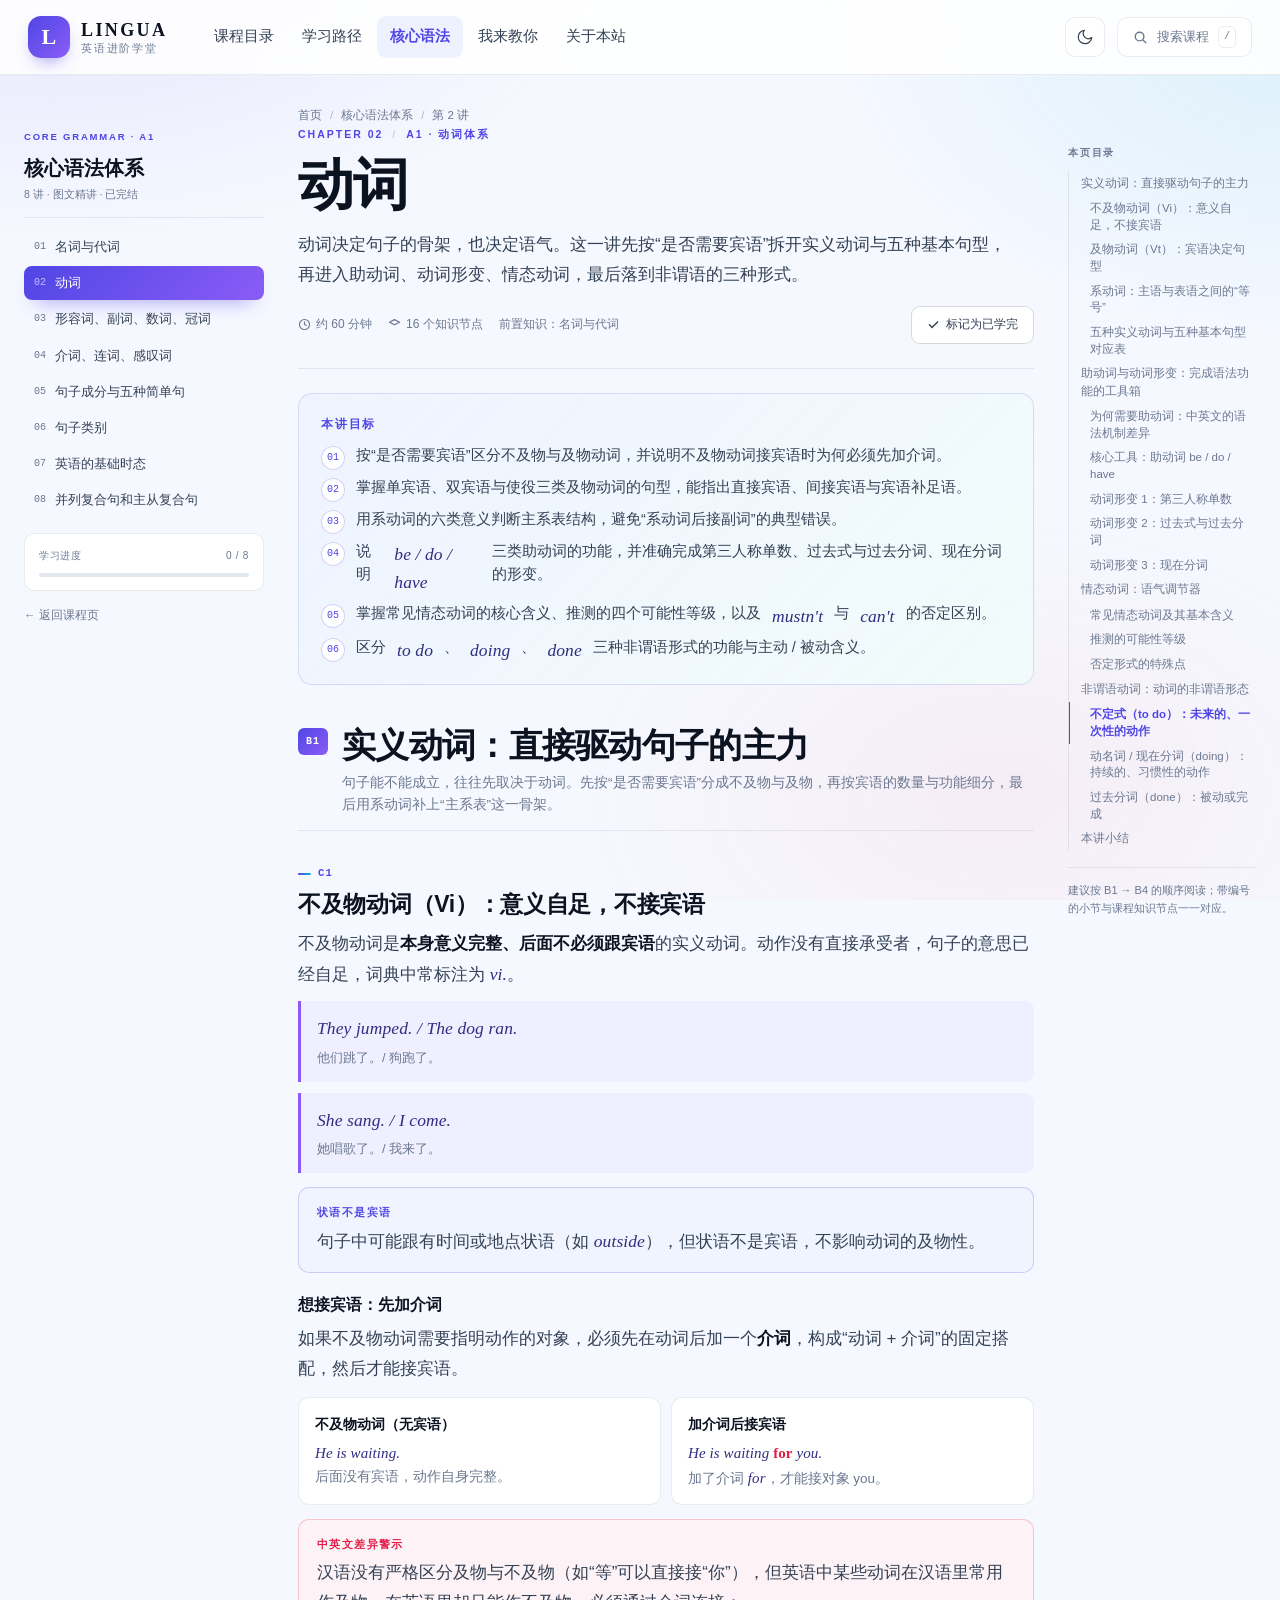
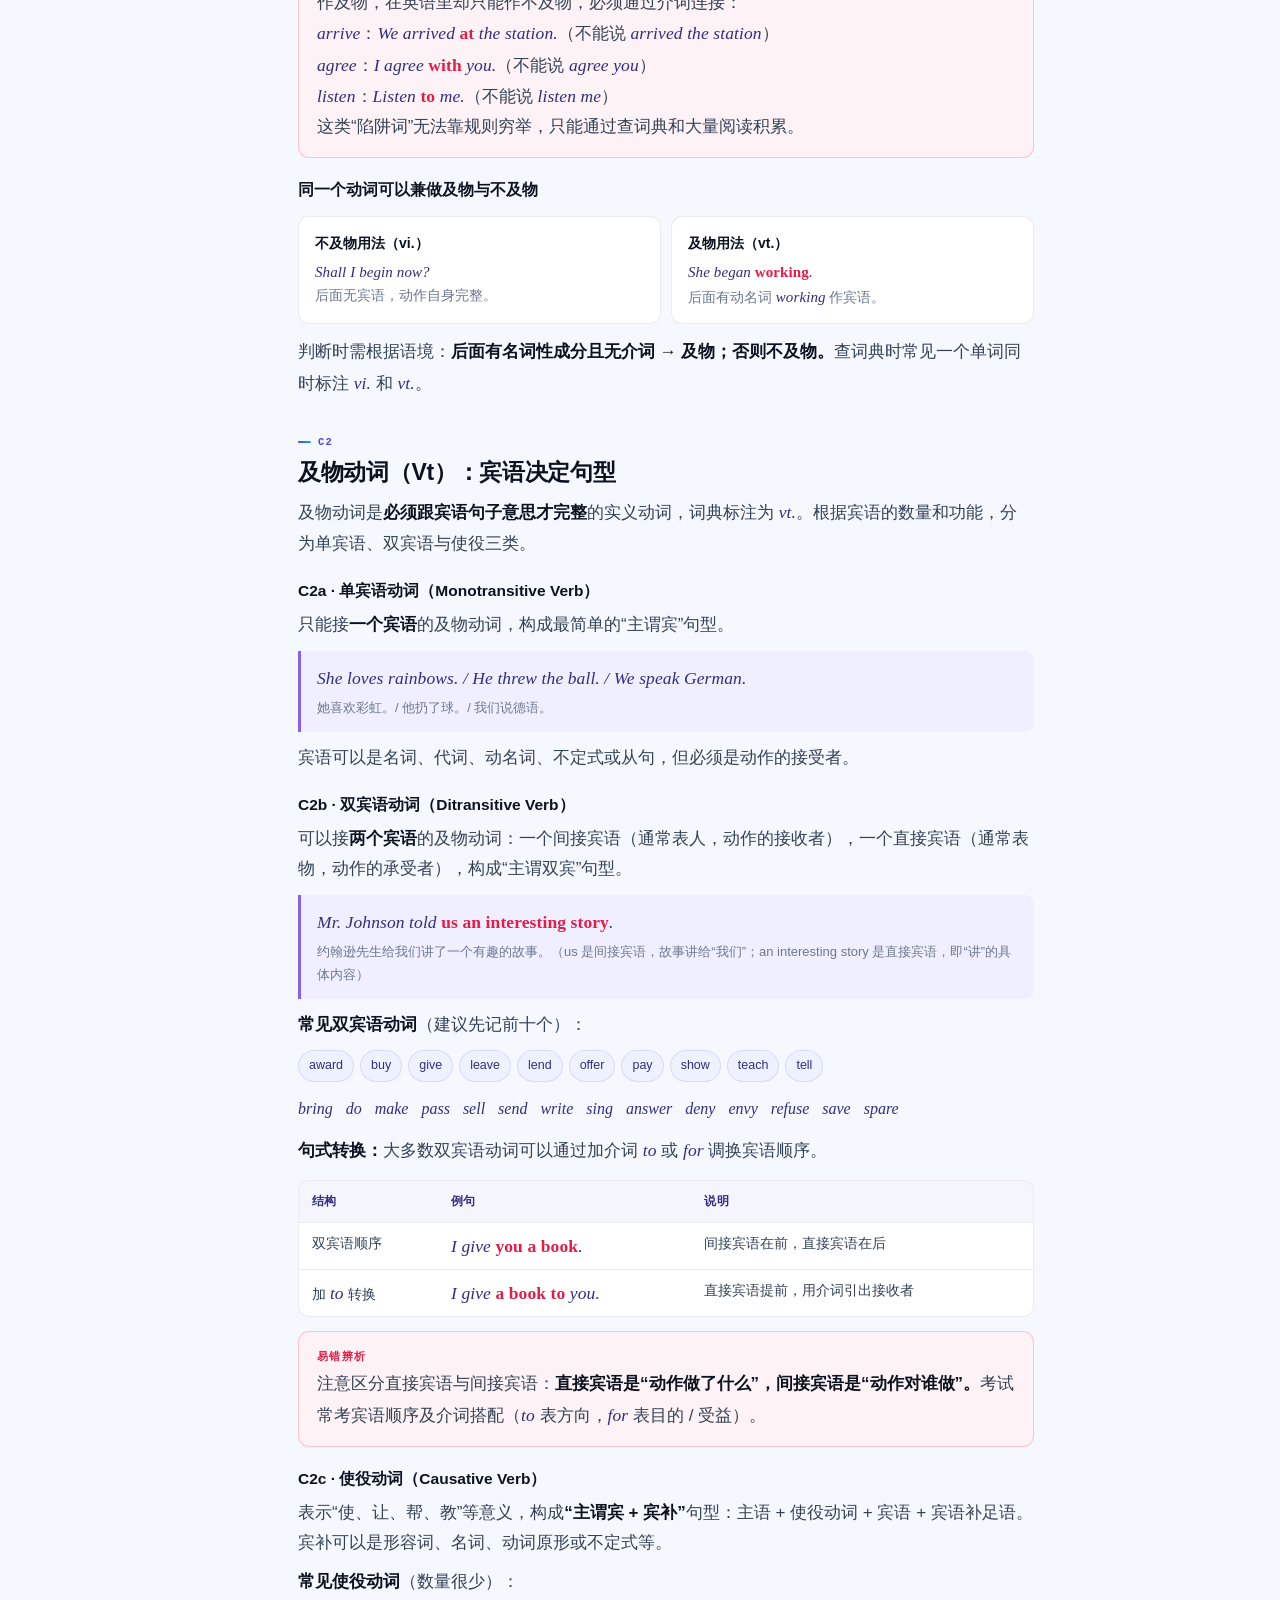
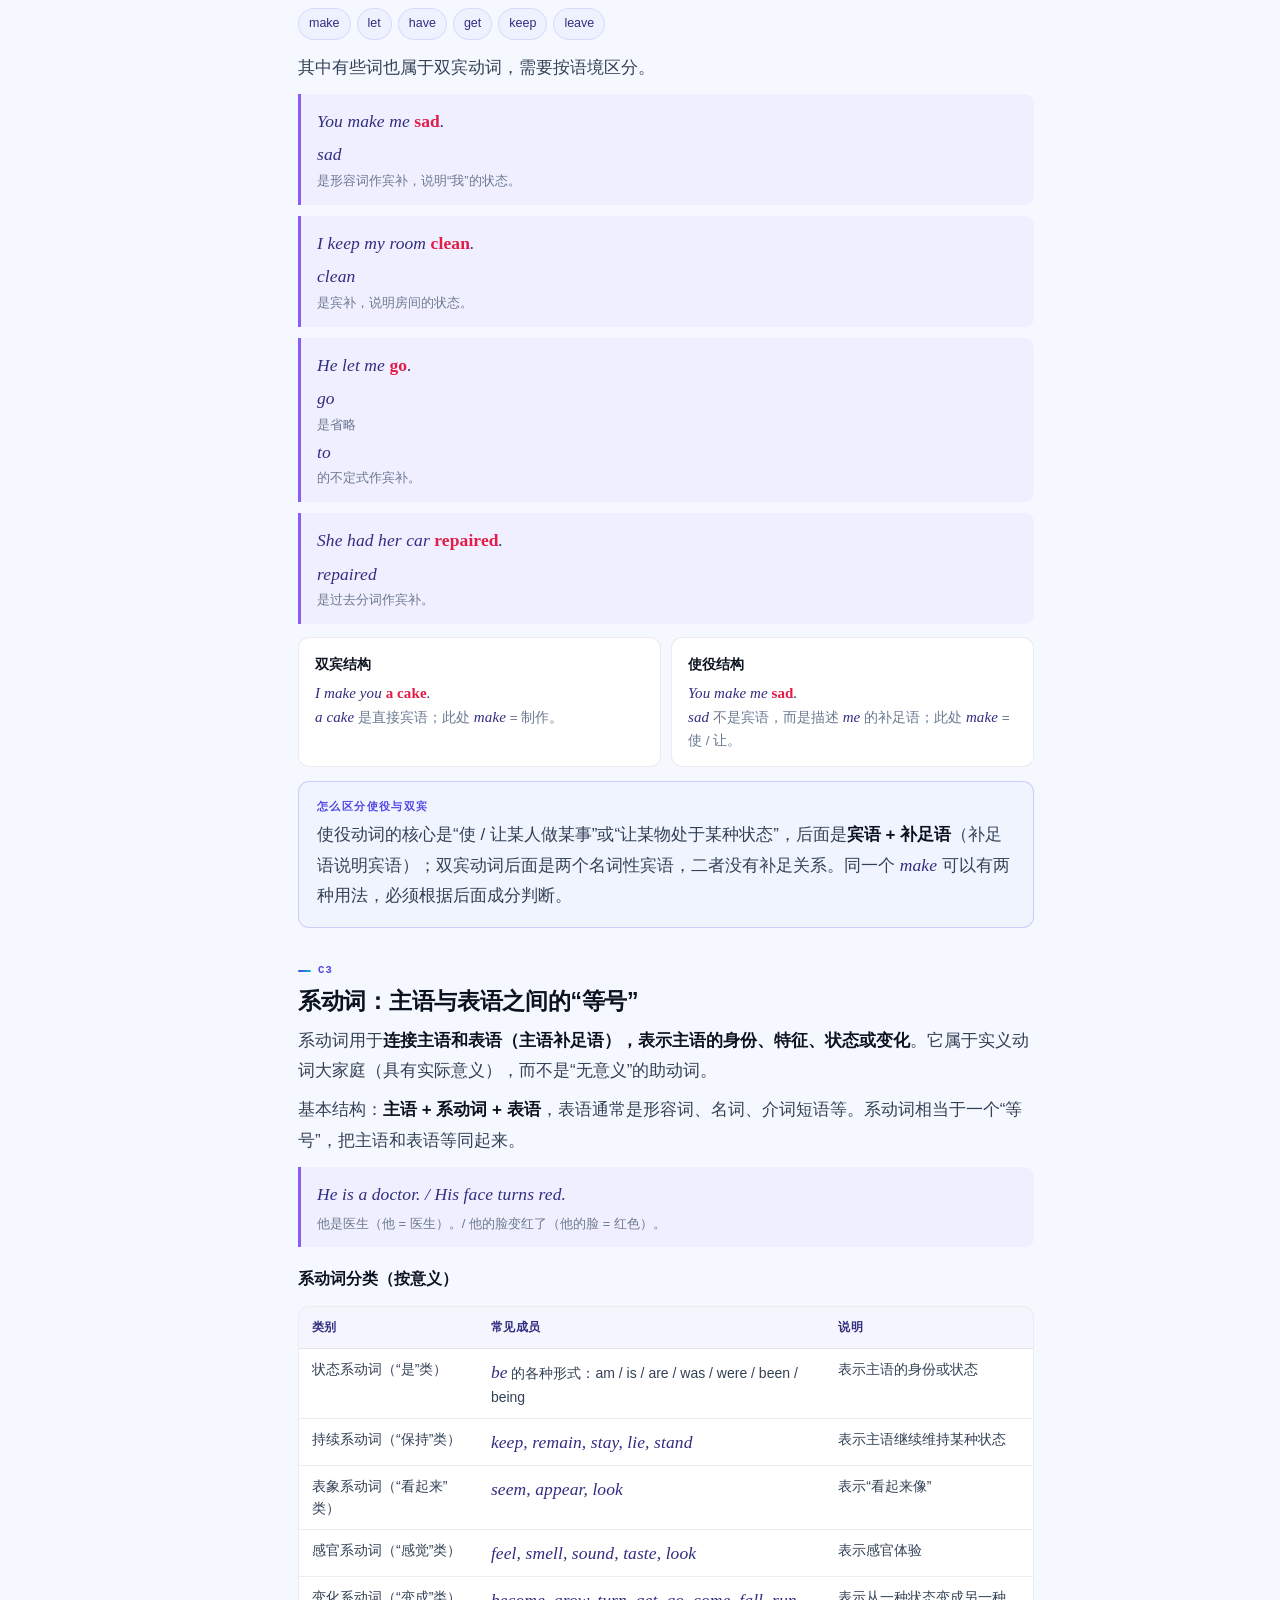
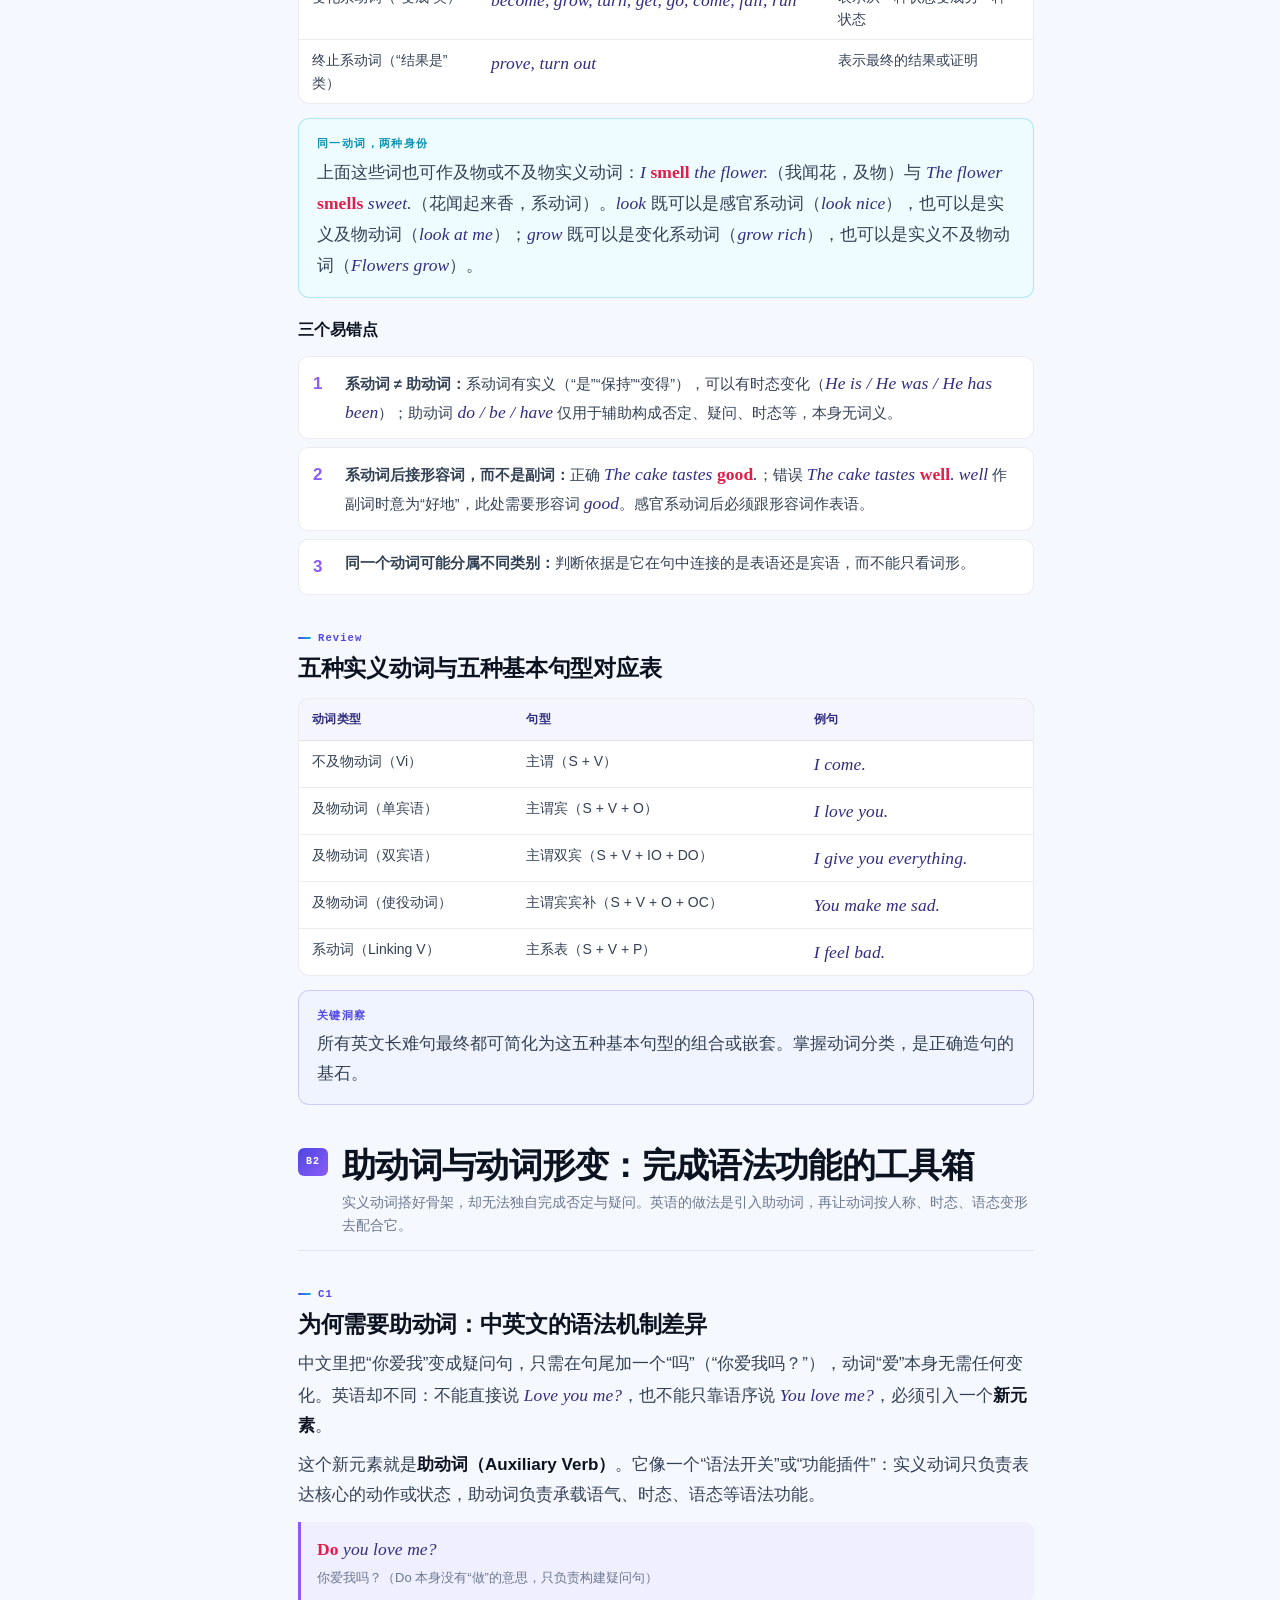
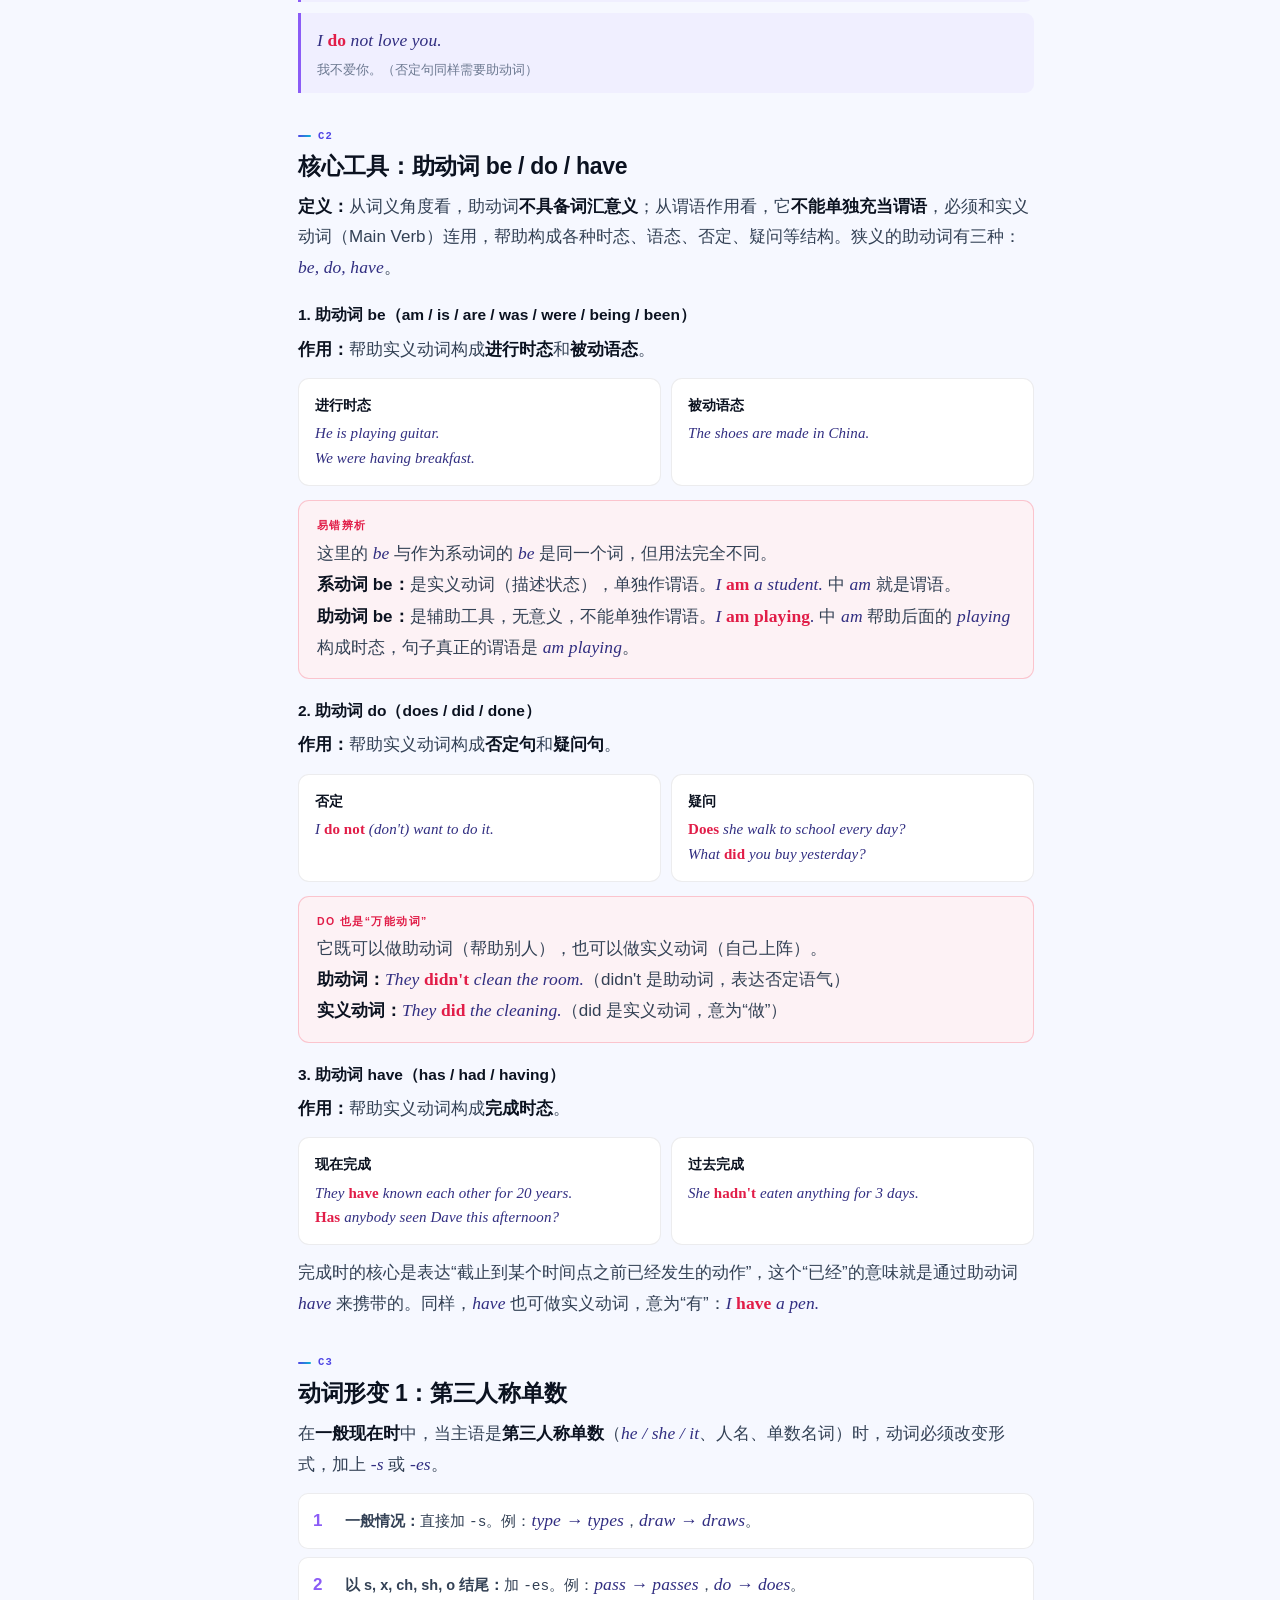
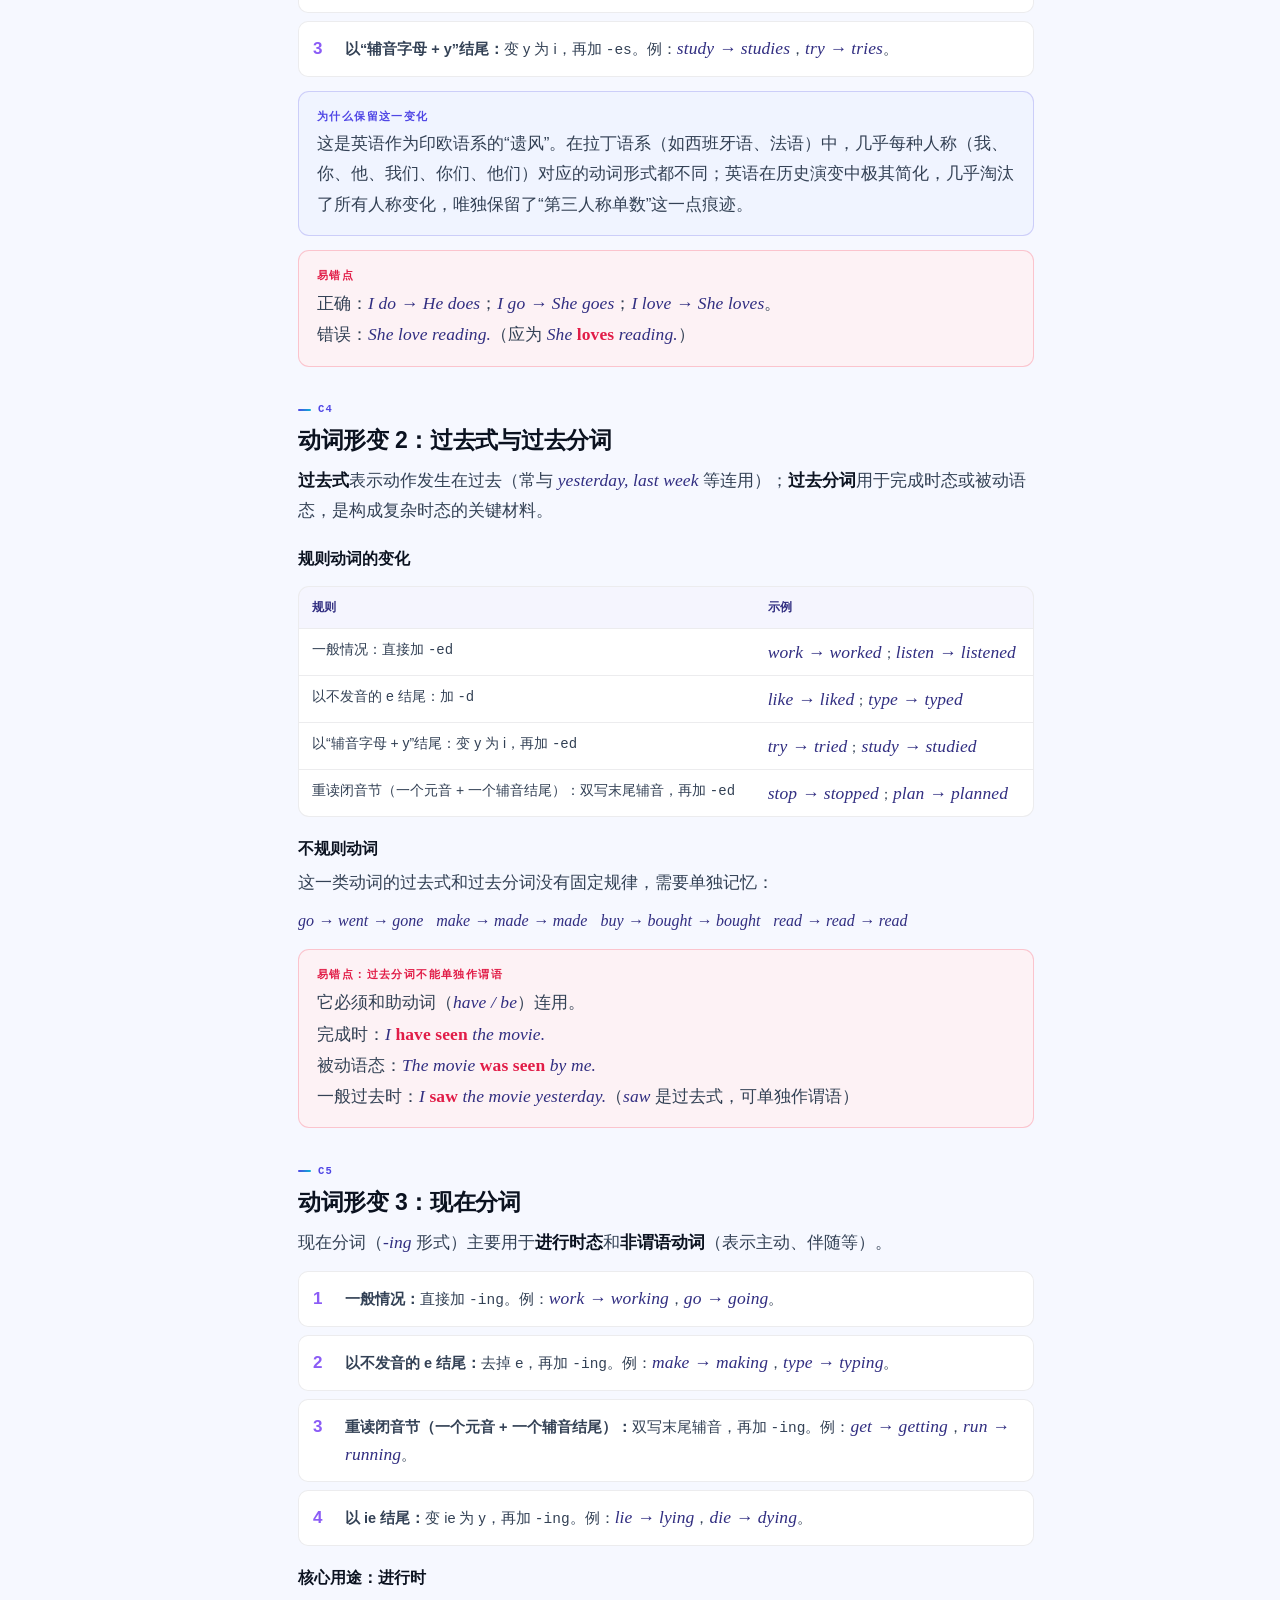
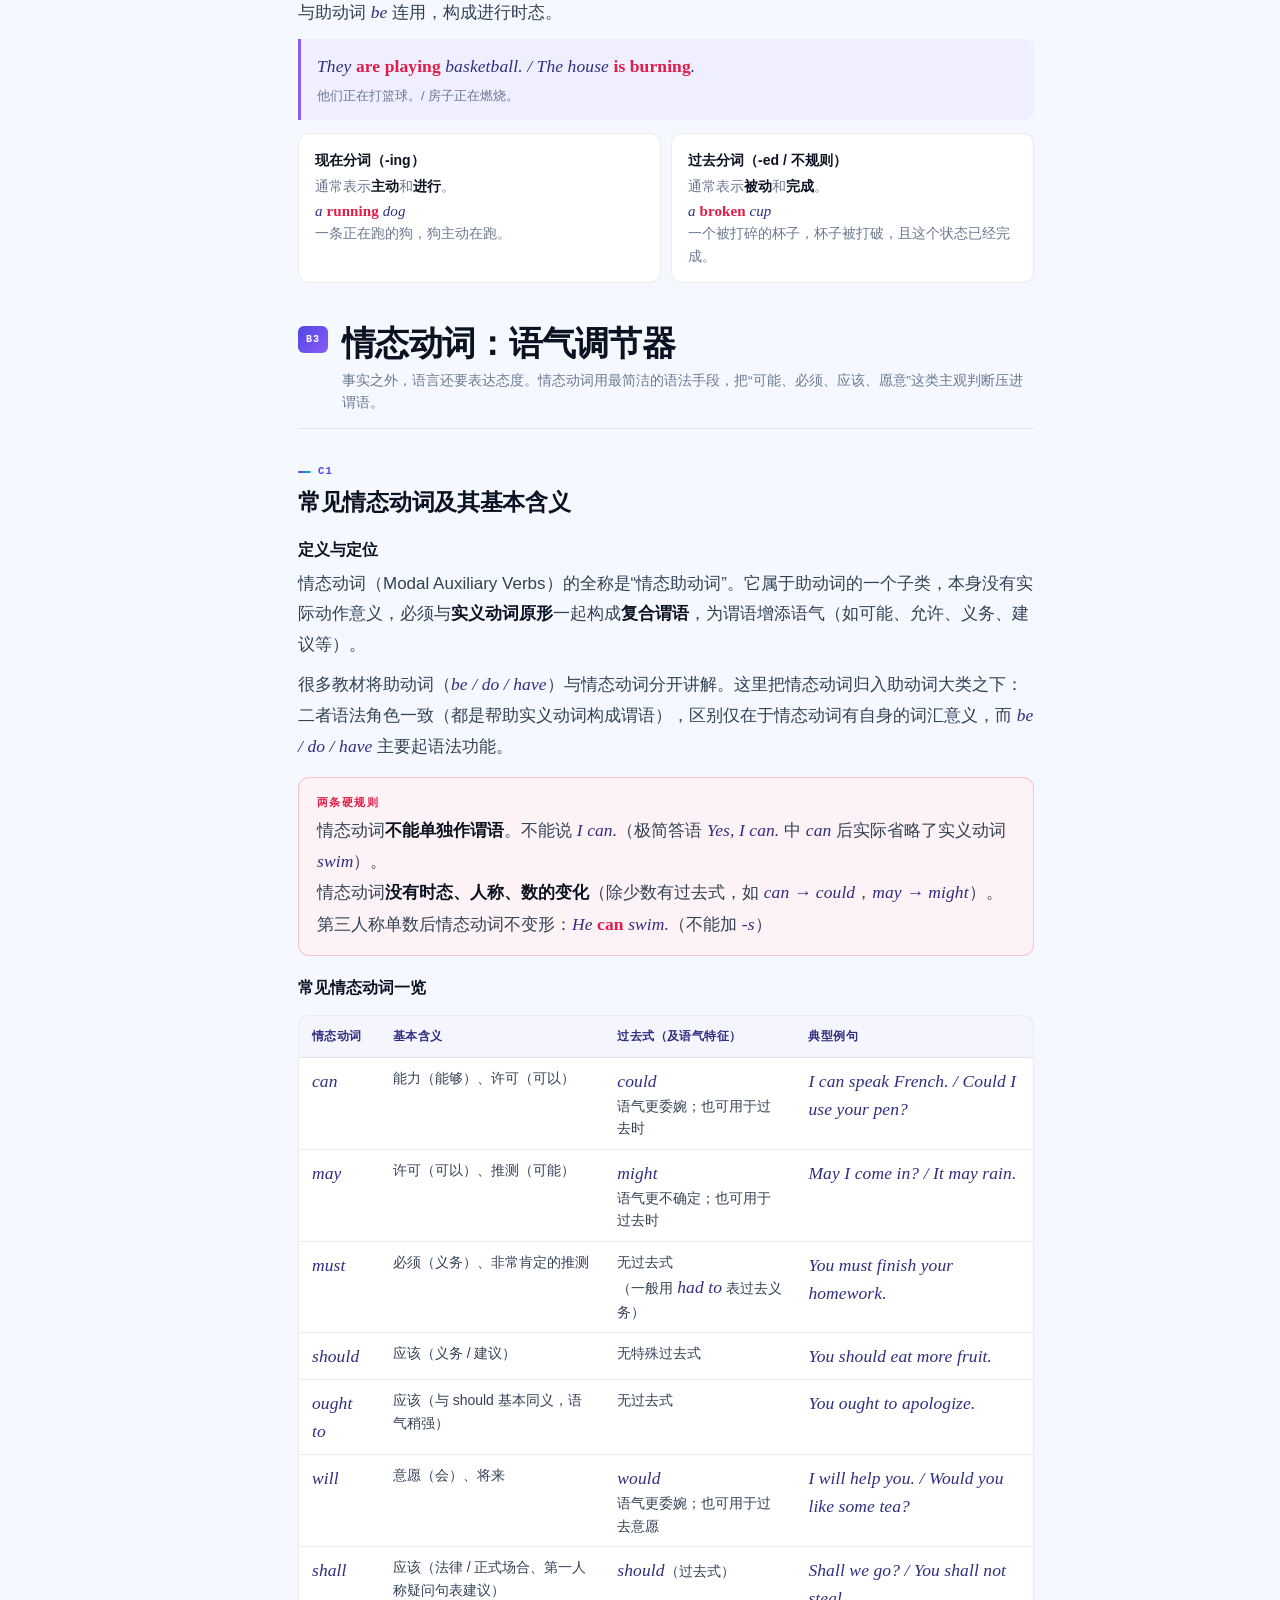
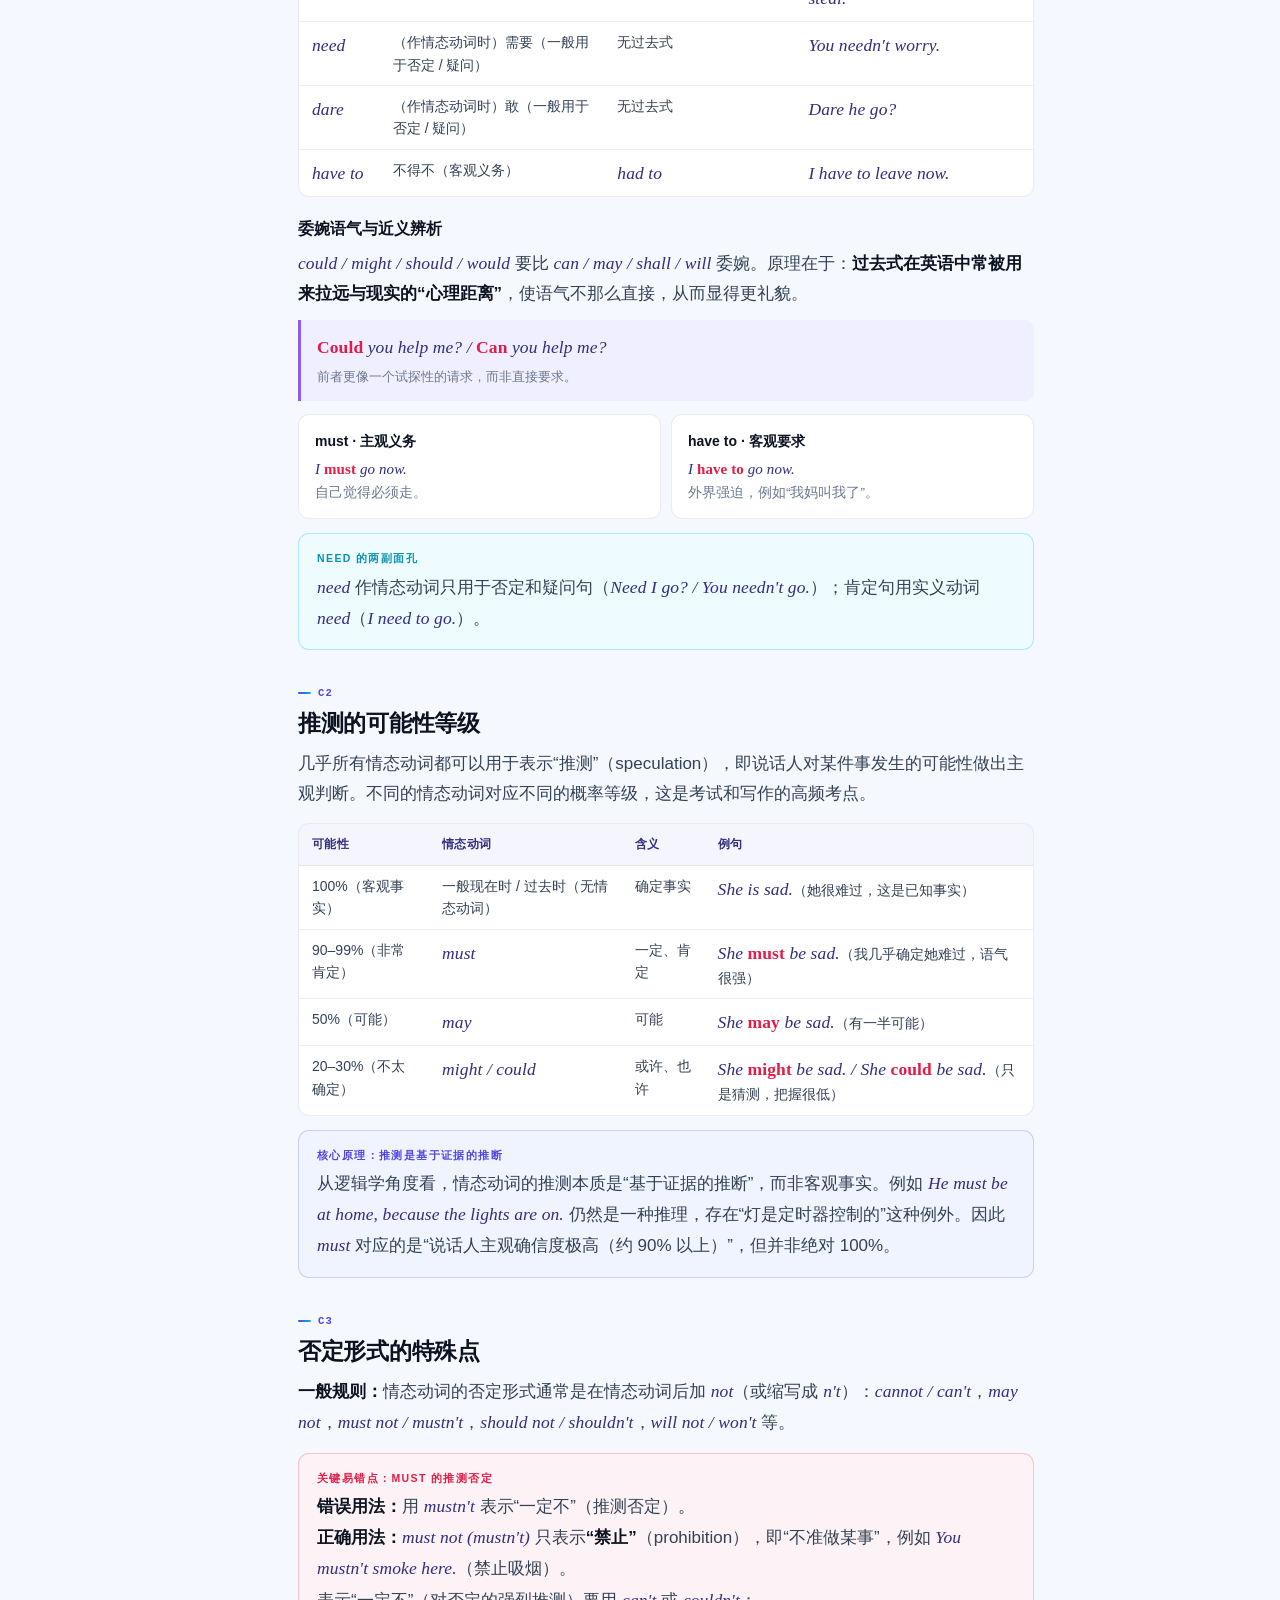
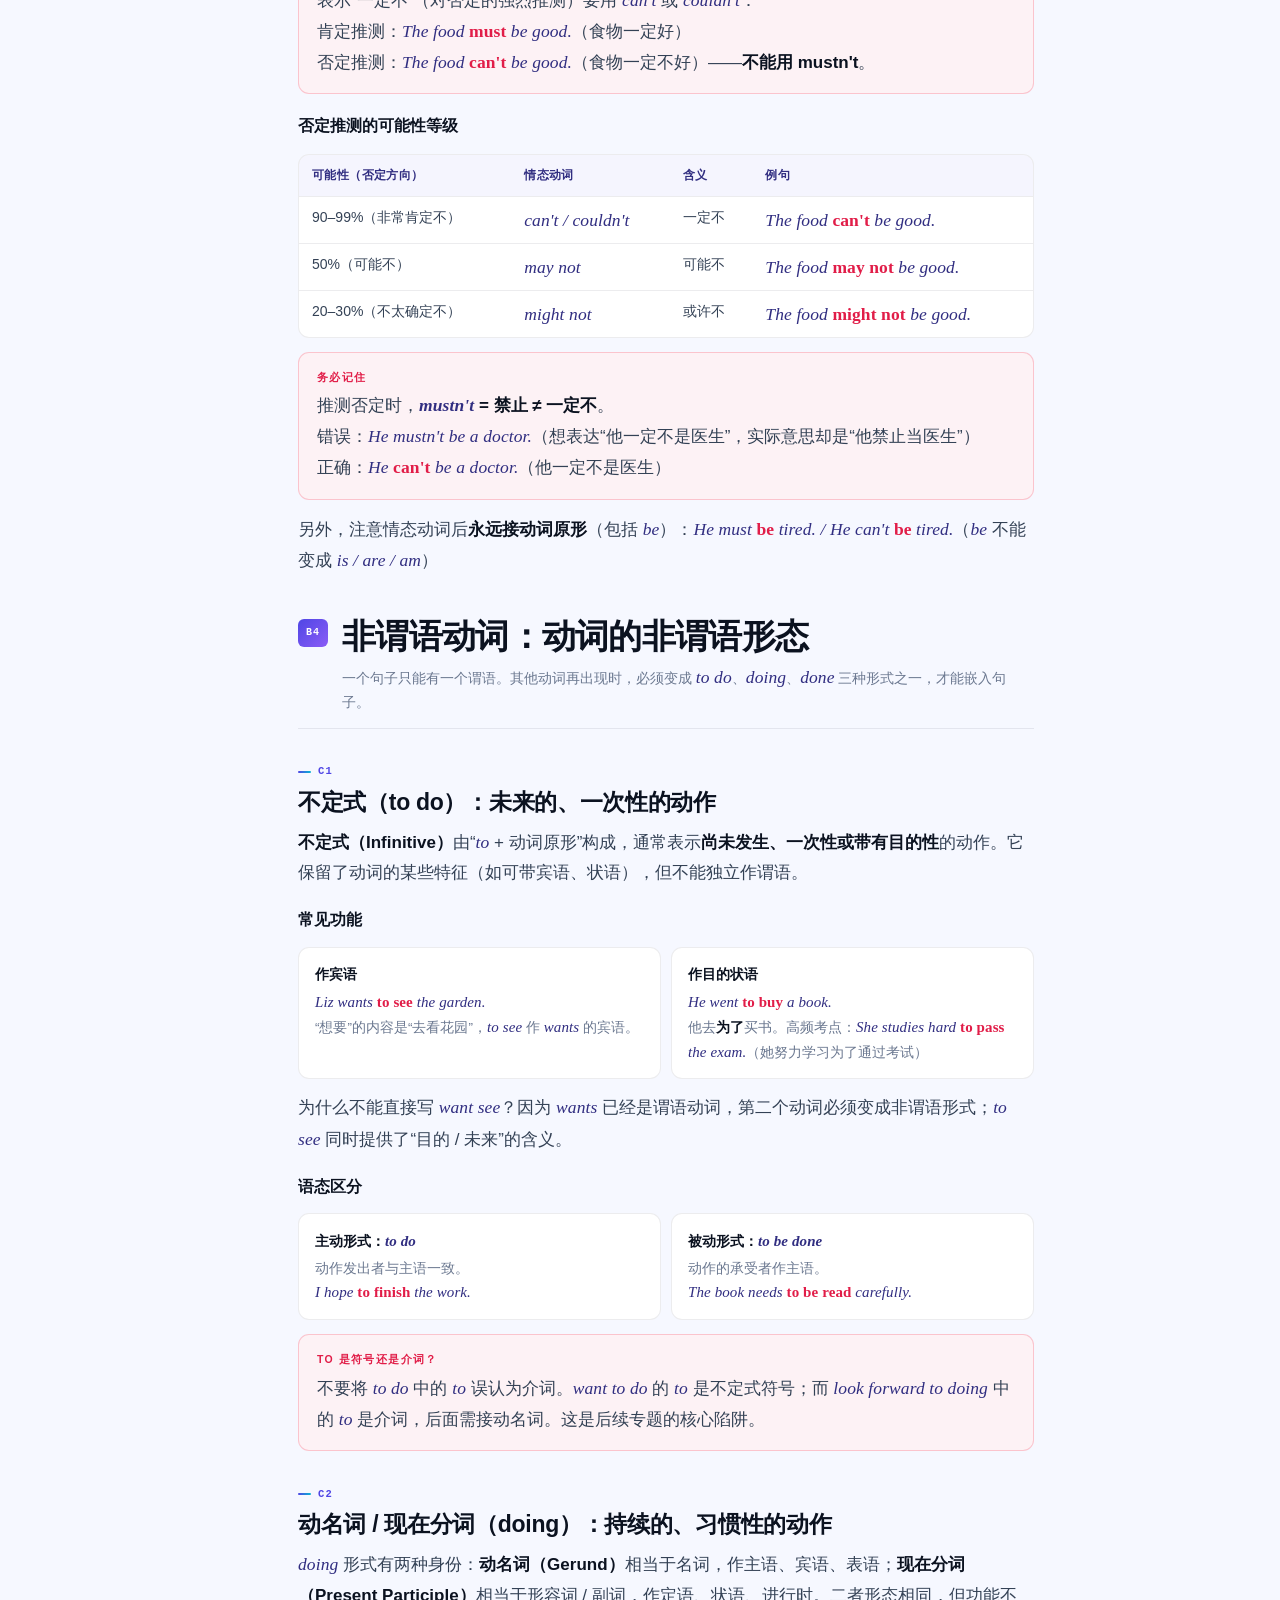
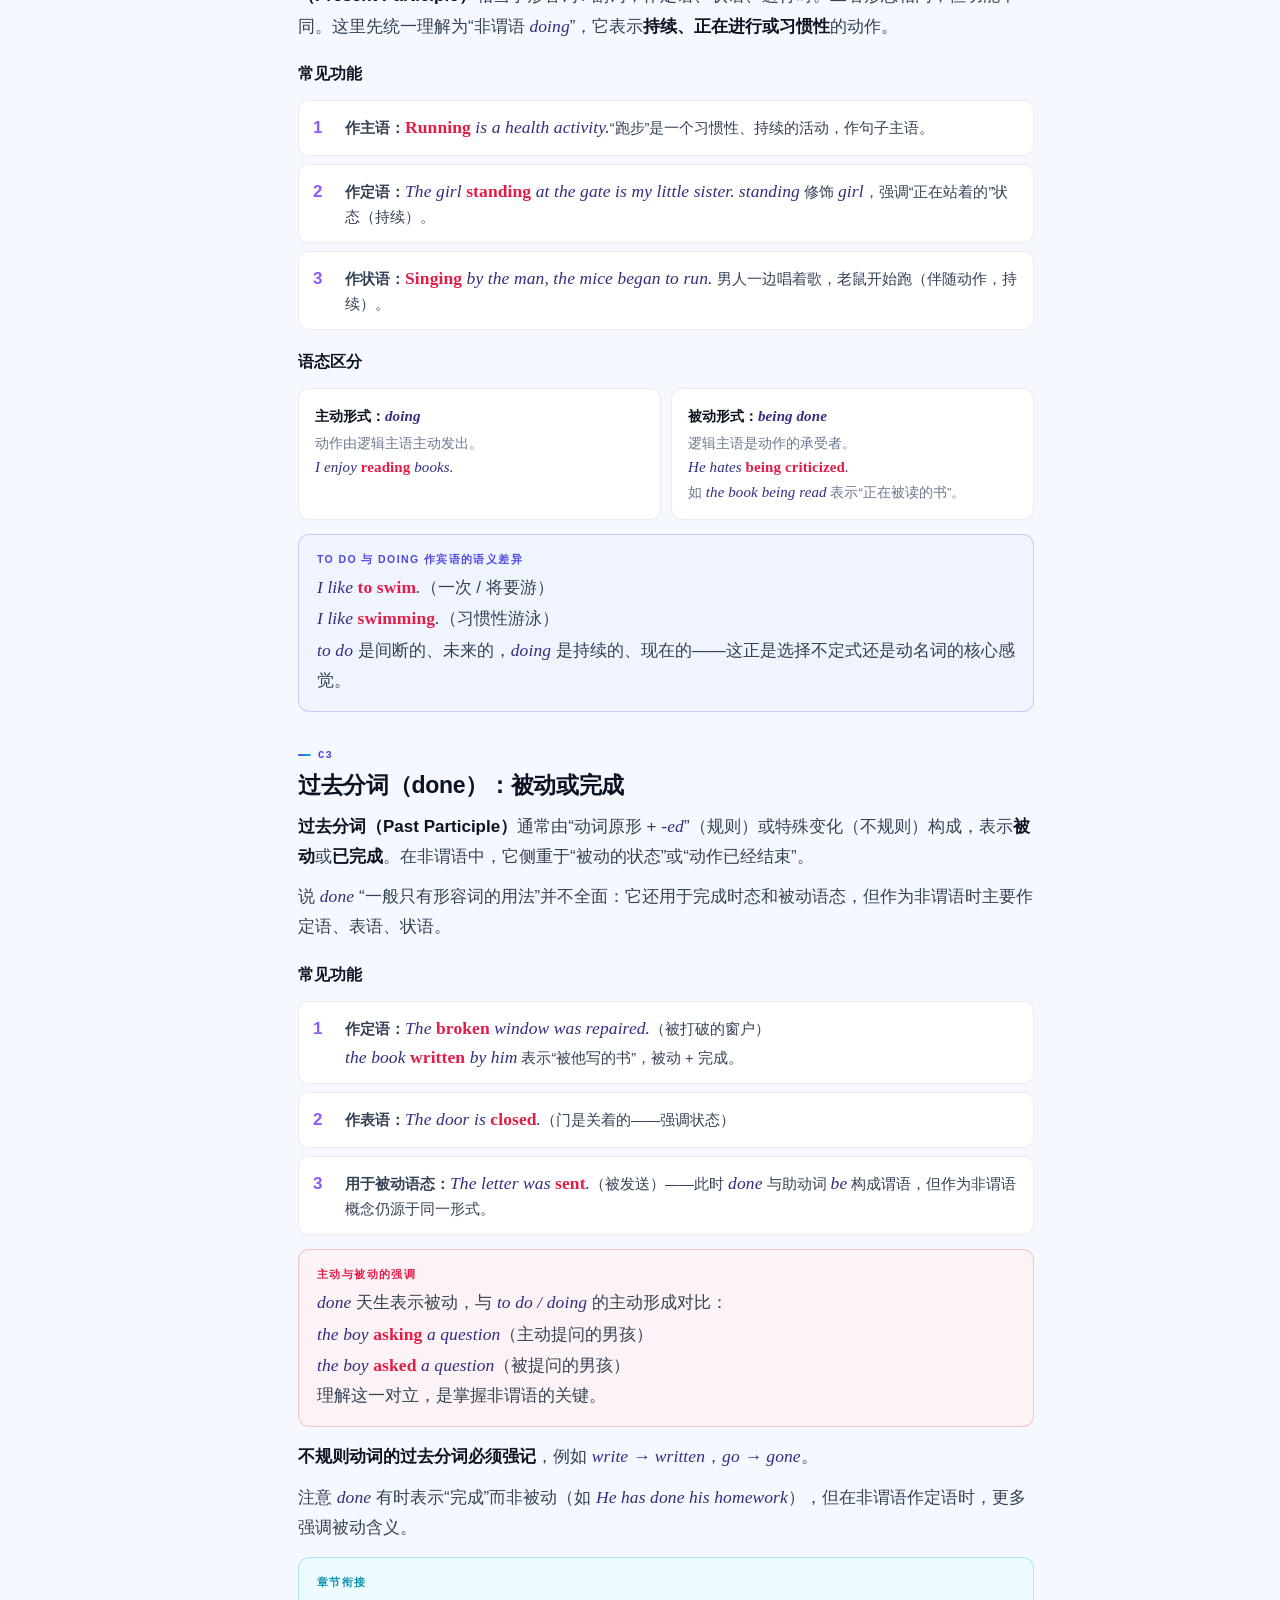
<file: lesson-02.html>
<!DOCTYPE html>
<html lang="zh-CN">
<head>
  <meta charset="UTF-8">
  <meta name="viewport" content="width=device-width, initial-scale=1">
  <script>
    (function () {
      try {
        var saved = localStorage.getItem("lingua.theme");
        var dark = saved ? saved === "dark" : window.matchMedia("(prefers-color-scheme: dark)").matches;
        document.documentElement.setAttribute("data-theme", dark ? "dark" : "light");
      } catch (e) { /* 忽略隐私模式限制 */ }
    })();
  </script>
  <title>第 2 讲 · 动词 | 核心语法体系 · LINGUA</title>
  <meta name="description" content="核心语法体系第 2 讲：实义动词与五种基本句型、助动词与动词形变、情态动词的语气与推测等级，以及非谓语动词的三种形式。">
  <link rel="icon" href="data:image/svg+xml,%3Csvg xmlns='http://www.w3.org/2000/svg' viewBox='0 0 40 40'%3E%3Crect width='40' height='40' rx='12' fill='%231e5a4a'/%3E%3Ctext x='20' y='27' font-family='Georgia' font-size='20' fill='%23f3e7cd' text-anchor='middle'%3EL%3C/text%3E%3C/svg%3E">
  <link rel="stylesheet" href="assets/css/site.css">
</head>
<body data-page="lesson" data-lesson="2">

  <header class="site-header">
    <div class="header-inner">
      <a class="logo" href="index.html" aria-label="LINGUA 首页">
        <span class="logo-mark">L</span>
        <span class="logo-text"><b>LINGUA</b><span>英语进阶学堂</span></span>
      </a>
      <nav class="main-nav" aria-label="主导航">
        <a href="index.html#catalog">课程目录</a>
        <a href="index.html#roadmap">学习路径</a>
        <a href="lesson-02.html" class="is-active">核心语法</a>
        <a href="teach.html">我来教你</a>
        <a href="index.html#about">关于本站</a>
      </nav>
      <div class="header-actions">
        <button class="theme-toggle" type="button" data-theme-toggle aria-label="切换到深色模式" aria-pressed="false" title="切换到深色模式">
          <svg class="icon-moon" viewBox="0 0 24 24" fill="none" stroke="currentColor" stroke-width="1.6" aria-hidden="true"><path d="M21 12.8A9 9 0 1 1 11.2 3a7 7 0 0 0 9.8 9.8Z" stroke-linecap="round" stroke-linejoin="round"/></svg>
          <svg class="icon-sun" viewBox="0 0 24 24" fill="none" stroke="currentColor" stroke-width="1.6" aria-hidden="true"><circle cx="12" cy="12" r="4.2"/><path d="M12 2.4v2.2M12 19.4v2.2M2.4 12h2.2M19.4 12h2.2M5.2 5.2l1.6 1.6M17.2 17.2l1.6 1.6M18.8 5.2l-1.6 1.6M6.8 17.2l-1.6 1.6" stroke-linecap="round"/></svg>
        </button>
        <a class="search-jump" href="index.html#catalog">
          <svg viewBox="0 0 16 16" fill="none" stroke="currentColor" stroke-width="1.5" aria-hidden="true"><circle cx="7" cy="7" r="4.6"/><path d="m10.6 10.6 3 3" stroke-linecap="round"/></svg>
          <span>搜索课程</span><kbd>/</kbd>
        </a>
        <button class="nav-toggle" aria-label="打开菜单" aria-expanded="false">
          <svg viewBox="0 0 20 20" width="18" height="18" fill="none" stroke="currentColor" stroke-width="1.6"><path d="M3 6h14M3 10h14M3 14h14" stroke-linecap="round"/></svg>
        </button>
      </div>
    </div>
  </header>

  <div class="lesson-shell">
    <div class="lesson-layout">
      <aside class="lesson-sidebar">
        <div class="sidebar-course">
          <span class="series">Core Grammar · A1</span>
          <b>核心语法体系</b>
          <span class="meta">8 讲 · 图文精讲 · 已完结</span>
        </div>
        <nav class="chapter-nav" aria-label="章节目录">
          <a data-chapter="1" href="lesson-01.html"><span class="n">01</span><span>名词与代词</span></a>
          <a data-chapter="2" class="is-active" href="lesson-02.html"><span class="n">02</span><span>动词</span></a>
          <a data-chapter="3" href="lesson-03.html"><span class="n">03</span><span>形容词、副词、数词、冠词</span></a>
          <a data-chapter="4" href="lesson-04.html"><span class="n">04</span><span>介词、连词、感叹词</span></a>
          <a data-chapter="5" href="lesson-05.html"><span class="n">05</span><span>句子成分与五种简单句</span></a>
          <a data-chapter="6" href="lesson-06.html"><span class="n">06</span><span>句子类别</span></a>
          <a data-chapter="7" href="lesson-07.html"><span class="n">07</span><span>英语的基础时态</span></a>
          <a data-chapter="8" href="lesson-08.html"><span class="n">08</span><span>并列复合句和主从复合句</span></a>
        </nav>
        <div class="sidebar-progress">
          <div class="sp-top"><span>学习进度</span><span class="sp-count">0 / 8</span></div>
          <div class="sp-bar"><i></i></div>
        </div>
        <a class="sidebar-back" href="course.html?id=21">← 返回课程页</a>
      </aside>

      <main class="lesson-main">
        <nav class="breadcrumb">
          <a href="index.html">首页</a><span class="sep">/</span>
          <a href="course.html?id=21">核心语法体系</a><span class="sep">/</span>
          <span>第 2 讲</span>
        </nav>

        <header class="lesson-header">
          <div class="lesson-kicker"><span>Chapter 02</span><span class="sep">/</span><span>A1 · 动词体系</span></div>
          <h1>动词</h1>
          <p class="lesson-lede">动词决定句子的骨架，也决定语气。这一讲先按“是否需要宾语”拆开实义动词与五种基本句型，再进入助动词、动词形变、情态动词，最后落到非谓语的三种形式。</p>
          <div class="lesson-meta">
            <span><svg viewBox="0 0 16 16" fill="none" stroke="currentColor" stroke-width="1.4"><circle cx="8" cy="8" r="6.2"/><path d="M8 4.6V8l2.3 1.4" stroke-linecap="round"/></svg>约 60 分钟</span>
            <span><svg viewBox="0 0 16 16" fill="none" stroke="currentColor" stroke-width="1.4"><path d="M8 2 1.8 5.2 8 8.4l6.2-3.2L8 2Z" stroke-linejoin="round"/></svg>16 个知识节点</span>
            <span>前置知识：名词与代词</span>
            <button class="complete-btn" type="button">
              <svg viewBox="0 0 16 16" fill="none" stroke="currentColor" stroke-width="1.8"><path d="m3 8.4 3.2 3.2L13 4.8" stroke-linecap="round" stroke-linejoin="round"/></svg>
              标记为已学完
            </button>
          </div>
        </header>

        <section class="objectives">
          <h2>本讲目标</h2>
          <ol>
            <li>按“是否需要宾语”区分不及物与及物动词，并说明不及物动词接宾语时为何必须先加介词。</li>
            <li>掌握单宾语、双宾语与使役三类及物动词的句型，能指出直接宾语、间接宾语与宾语补足语。</li>
            <li>用系动词的六类意义判断主系表结构，避免“系动词后接副词”的典型错误。</li>
            <li>说明 <span class="en">be / do / have</span> 三类助动词的功能，并准确完成第三人称单数、过去式与过去分词、现在分词的形变。</li>
            <li>掌握常见情态动词的核心含义、推测的四个可能性等级，以及 <span class="en">mustn't</span> 与 <span class="en">can't</span> 的否定区别。</li>
            <li>区分 <span class="en">to do</span>、<span class="en">doing</span>、<span class="en">done</span> 三种非谓语形式的功能与主动 / 被动含义。</li>
          </ol>
        </section>

        <article>
          <!-- ================= B1 实义动词 ================= -->
          <section class="part" id="part-b1">
            <div class="part-head">
              <span class="part-tag">B1</span>
              <div>
                <h2 id="part-b1-title">实义动词：直接驱动句子的主力</h2>
                <p>句子能不能成立，往往先取决于动词。先按“是否需要宾语”分成不及物与及物，再按宾语的数量与功能细分，最后用系动词补上“主系表”这一骨架。</p>
              </div>
            </div>

            <div class="block">
              <span class="block-label">C1</span>
              <h3 id="sec-vi">不及物动词（Vi）：意义自足，不接宾语</h3>
              <p>不及物动词是<strong>本身意义完整、后面不必须跟宾语</strong>的实义动词。动作没有直接承受者，句子的意思已经自足，词典中常标注为 <span class="en">vi.</span>。</p>

              <div class="example">
                <span class="en">They jumped. / The dog ran.</span>
                <span class="zh">他们跳了。/ 狗跑了。</span>
              </div>
              <div class="example">
                <span class="en">She sang. / I come.</span>
                <span class="zh">她唱歌了。/ 我来了。</span>
              </div>

              <div class="callout idea">
                <b class="t">状语不是宾语</b>
                <p>句子中可能跟有时间或地点状语（如 <span class="en">outside</span>），但状语不是宾语，不影响动词的及物性。</p>
              </div>

              <h4>想接宾语：先加介词</h4>
              <p>如果不及物动词需要指明动作的对象，必须先在动词后加一个<strong>介词</strong>，构成“动词 + 介词”的固定搭配，然后才能接宾语。</p>
              <div class="card-grid two">
                <div class="mini-card">
                  <h5>不及物动词（无宾语）</h5>
                  <p class="en">He is waiting.</p>
                  <p>后面没有宾语，动作自身完整。</p>
                </div>
                <div class="mini-card">
                  <h5>加介词后接宾语</h5>
                  <p class="en">He is waiting <b>for</b> you.</p>
                  <p>加了介词 <span class="en">for</span>，才能接对象 you。</p>
                </div>
              </div>

              <div class="callout warn">
                <b class="t">中英文差异警示</b>
                <p>汉语没有严格区分及物与不及物（如“等”可以直接接“你”），但英语中某些动词在汉语里常用作及物，在英语里却只能作不及物，必须通过介词连接：<br>
                <span class="en">arrive</span>：<span class="en">We arrived <b>at</b> the station.</span>（不能说 <span class="en">arrived the station</span>）<br>
                <span class="en">agree</span>：<span class="en">I agree <b>with</b> you.</span>（不能说 <span class="en">agree you</span>）<br>
                <span class="en">listen</span>：<span class="en">Listen <b>to</b> me.</span>（不能说 <span class="en">listen me</span>）<br>
                这类“陷阱词”无法靠规则穷举，只能通过查词典和大量阅读积累。</p>
              </div>

              <h4>同一个动词可以兼做及物与不及物</h4>
              <div class="card-grid two">
                <div class="mini-card">
                  <h5>不及物用法（vi.）</h5>
                  <p class="en">Shall I begin now?</p>
                  <p>后面无宾语，动作自身完整。</p>
                </div>
                <div class="mini-card">
                  <h5>及物用法（vt.）</h5>
                  <p class="en">She began <b>working</b>.</p>
                  <p>后面有动名词 <span class="en">working</span> 作宾语。</p>
                </div>
              </div>
              <p>判断时需根据语境：<strong>后面有名词性成分且无介词 → 及物；否则不及物。</strong>查词典时常见一个单词同时标注 <span class="en">vi.</span> 和 <span class="en">vt.</span>。</p>
            </div>

            <div class="block">
              <span class="block-label">C2</span>
              <h3 id="sec-vt">及物动词（Vt）：宾语决定句型</h3>
              <p>及物动词是<strong>必须跟宾语句子意思才完整</strong>的实义动词，词典标注为 <span class="en">vt.</span>。根据宾语的数量和功能，分为单宾语、双宾语与使役三类。</p>

              <h4>C2a · 单宾语动词（Monotransitive Verb）</h4>
              <p>只能接<strong>一个宾语</strong>的及物动词，构成最简单的“主谓宾”句型。</p>
              <div class="example">
                <span class="en">She loves rainbows. / He threw the ball. / We speak German.</span>
                <span class="zh">她喜欢彩虹。/ 他扔了球。/ 我们说德语。</span>
              </div>
              <p>宾语可以是名词、代词、动名词、不定式或从句，但必须是动作的接受者。</p>

              <h4>C2b · 双宾语动词（Ditransitive Verb）</h4>
              <p>可以接<strong>两个宾语</strong>的及物动词：一个间接宾语（通常表人，动作的接收者），一个直接宾语（通常表物，动作的承受者），构成“主谓双宾”句型。</p>
              <div class="example">
                <span class="en">Mr. Johnson told <b>us</b> <b>an interesting story</b>.</span>
                <span class="zh">约翰逊先生给我们讲了一个有趣的故事。（us 是间接宾语，故事讲给“我们”；an interesting story 是直接宾语，即“讲”的具体内容）</span>
              </div>

              <p><strong>常见双宾语动词</strong>（建议先记前十个）：</p>
              <div class="chip-row">
                <span>award</span><span>buy</span><span>give</span><span>leave</span><span>lend</span><span>offer</span><span>pay</span><span>show</span><span>teach</span><span>tell</span>
              </div>
              <div class="word-list">
                <span class="w">bring</span><span class="w">do</span><span class="w">make</span><span class="w">pass</span><span class="w">sell</span><span class="w">send</span><span class="w">write</span><span class="w">sing</span><span class="w">answer</span><span class="w">deny</span><span class="w">envy</span><span class="w">refuse</span><span class="w">save</span><span class="w">spare</span>
              </div>

              <p><strong>句式转换：</strong>大多数双宾语动词可以通过加介词 <span class="en">to</span> 或 <span class="en">for</span> 调换宾语顺序。</p>
              <div class="table-wrap">
                <table>
                  <thead><tr><th>结构</th><th>例句</th><th>说明</th></tr></thead>
                  <tbody>
                    <tr><td>双宾语顺序</td><td><span class="en">I give <b>you</b> <b>a book</b>.</span></td><td>间接宾语在前，直接宾语在后</td></tr>
                    <tr><td>加 <span class="en">to</span> 转换</td><td><span class="en">I give <b>a book</b> <b>to</b> you.</span></td><td>直接宾语提前，用介词引出接收者</td></tr>
                  </tbody>
                </table>
              </div>

              <div class="callout warn">
                <b class="t">易错辨析</b>
                <p>注意区分直接宾语与间接宾语：<strong>直接宾语是“动作做了什么”，间接宾语是“动作对谁做”。</strong>考试常考宾语顺序及介词搭配（<span class="en">to</span> 表方向，<span class="en">for</span> 表目的 / 受益）。</p>
              </div>

              <h4>C2c · 使役动词（Causative Verb）</h4>
              <p>表示“使、让、帮、教”等意义，构成<strong>“主谓宾 + 宾补”</strong>句型：主语 + 使役动词 + 宾语 + 宾语补足语。宾补可以是形容词、名词、动词原形或不定式等。</p>
              <p><strong>常见使役动词</strong>（数量很少）：</p>
              <div class="chip-row">
                <span>make</span><span>let</span><span>have</span><span>get</span><span>keep</span><span>leave</span>
              </div>
              <p>其中有些词也属于双宾动词，需要按语境区分。</p>

              <div class="example">
                <span class="en">You make me <b>sad</b>.</span>
                <span class="zh"><span class="en">sad</span> 是形容词作宾补，说明“我”的状态。</span>
              </div>
              <div class="example">
                <span class="en">I keep my room <b>clean</b>.</span>
                <span class="zh"><span class="en">clean</span> 是宾补，说明房间的状态。</span>
              </div>
              <div class="example">
                <span class="en">He let me <b>go</b>.</span>
                <span class="zh"><span class="en">go</span> 是省略 <span class="en">to</span> 的不定式作宾补。</span>
              </div>
              <div class="example">
                <span class="en">She had her car <b>repaired</b>.</span>
                <span class="zh"><span class="en">repaired</span> 是过去分词作宾补。</span>
              </div>

              <div class="card-grid two">
                <div class="mini-card">
                  <h5>双宾结构</h5>
                  <p class="en">I make you <b>a cake</b>.</p>
                  <p><span class="en">a cake</span> 是直接宾语；此处 <span class="en">make</span> = 制作。</p>
                </div>
                <div class="mini-card">
                  <h5>使役结构</h5>
                  <p class="en">You make me <b>sad</b>.</p>
                  <p><span class="en">sad</span> 不是宾语，而是描述 <span class="en">me</span> 的补足语；此处 <span class="en">make</span> = 使 / 让。</p>
                </div>
              </div>

              <div class="callout idea">
                <b class="t">怎么区分使役与双宾</b>
                <p>使役动词的核心是“使 / 让某人做某事”或“让某物处于某种状态”，后面是<strong>宾语 + 补足语</strong>（补足语说明宾语）；双宾动词后面是两个名词性宾语，二者没有补足关系。同一个 <span class="en">make</span> 可以有两种用法，必须根据后面成分判断。</p>
              </div>
            </div>

            <div class="block">
              <span class="block-label">C3</span>
              <h3 id="sec-linking">系动词：主语与表语之间的“等号”</h3>
              <p>系动词用于<strong>连接主语和表语（主语补足语），表示主语的身份、特征、状态或变化</strong>。它属于实义动词大家庭（具有实际意义），而不是“无意义”的助动词。</p>
              <p>基本结构：<strong>主语 + 系动词 + 表语</strong>，表语通常是形容词、名词、介词短语等。系动词相当于一个“等号”，把主语和表语等同起来。</p>
              <div class="example">
                <span class="en">He is a doctor. / His face turns red.</span>
                <span class="zh">他是医生（他 = 医生）。/ 他的脸变红了（他的脸 = 红色）。</span>
              </div>

              <h4>系动词分类（按意义）</h4>
              <div class="table-wrap">
                <table>
                  <thead><tr><th>类别</th><th>常见成员</th><th>说明</th></tr></thead>
                  <tbody>
                    <tr><td>状态系动词（“是”类）</td><td><span class="en">be</span> 的各种形式：am / is / are / was / were / been / being</td><td>表示主语的身份或状态</td></tr>
                    <tr><td>持续系动词（“保持”类）</td><td><span class="en">keep, remain, stay, lie, stand</span></td><td>表示主语继续维持某种状态</td></tr>
                    <tr><td>表象系动词（“看起来”类）</td><td><span class="en">seem, appear, look</span></td><td>表示“看起来像”</td></tr>
                    <tr><td>感官系动词（“感觉”类）</td><td><span class="en">feel, smell, sound, taste, look</span></td><td>表示感官体验</td></tr>
                    <tr><td>变化系动词（“变成”类）</td><td><span class="en">become, grow, turn, get, go, come, fall, run</span></td><td>表示从一种状态变成另一种状态</td></tr>
                    <tr><td>终止系动词（“结果是”类）</td><td><span class="en">prove, turn out</span></td><td>表示最终的结果或证明</td></tr>
                  </tbody>
                </table>
              </div>

              <div class="callout tip">
                <b class="t">同一动词，两种身份</b>
                <p>上面这些词也可作及物或不及物实义动词：<span class="en">I <b>smell</b> the flower.</span>（我闻花，及物）与 <span class="en">The flower <b>smells</b> sweet.</span>（花闻起来香，系动词）。<span class="en">look</span> 既可以是感官系动词（<span class="en">look nice</span>），也可以是实义及物动词（<span class="en">look at me</span>）；<span class="en">grow</span> 既可以是变化系动词（<span class="en">grow rich</span>），也可以是实义不及物动词（<span class="en">Flowers grow</span>）。</p>
              </div>

              <h4>三个易错点</h4>
              <div class="steps">
                <div class="step-item">
                  <p><b>系动词 ≠ 助动词：</b>系动词有实义（“是”“保持”“变得”），可以有时态变化（<span class="en">He is / He was / He has been</span>）；助动词 <span class="en">do / be / have</span> 仅用于辅助构成否定、疑问、时态等，本身无词义。</p>
                </div>
                <div class="step-item">
                  <p><b>系动词后接形容词，而不是副词：</b>正确 <span class="en">The cake tastes <b>good</b>.</span>；错误 <span class="en">The cake tastes <b>well</b>.</span> <span class="en">well</span> 作副词时意为“好地”，此处需要形容词 <span class="en">good</span>。感官系动词后必须跟形容词作表语。</p>
                </div>
                <div class="step-item">
                  <p><b>同一个动词可能分属不同类别：</b>判断依据是它在句中连接的是表语还是宾语，而不能只看词形。</p>
                </div>
              </div>
            </div>

            <div class="block">
              <span class="block-label">Review</span>
              <h3 id="sec-verb-sentence-map">五种实义动词与五种基本句型对应表</h3>
              <div class="table-wrap">
                <table>
                  <thead><tr><th>动词类型</th><th>句型</th><th>例句</th></tr></thead>
                  <tbody>
                    <tr><td>不及物动词（Vi）</td><td>主谓（S + V）</td><td><span class="en">I come.</span></td></tr>
                    <tr><td>及物动词（单宾语）</td><td>主谓宾（S + V + O）</td><td><span class="en">I love you.</span></td></tr>
                    <tr><td>及物动词（双宾语）</td><td>主谓双宾（S + V + IO + DO）</td><td><span class="en">I give you everything.</span></td></tr>
                    <tr><td>及物动词（使役动词）</td><td>主谓宾宾补（S + V + O + OC）</td><td><span class="en">You make me sad.</span></td></tr>
                    <tr><td>系动词（Linking V）</td><td>主系表（S + V + P）</td><td><span class="en">I feel bad.</span></td></tr>
                  </tbody>
                </table>
              </div>
              <div class="callout idea">
                <b class="t">关键洞察</b>
                <p>所有英文长难句最终都可简化为这五种基本句型的组合或嵌套。掌握动词分类，是正确造句的基石。</p>
              </div>
            </div>
          </section>

          <!-- ================= B2 助动词与动词形变 ================= -->
          <section class="part" id="part-b2">
            <div class="part-head">
              <span class="part-tag">B2</span>
              <div>
                <h2 id="part-b2-title">助动词与动词形变：完成语法功能的工具箱</h2>
                <p>实义动词搭好骨架，却无法独自完成否定与疑问。英语的做法是引入助动词，再让动词按人称、时态、语态变形去配合它。</p>
              </div>
            </div>

            <div class="block">
              <span class="block-label">C1</span>
              <h3 id="sec-aux-why">为何需要助动词：中英文的语法机制差异</h3>
              <p>中文里把“你爱我”变成疑问句，只需在句尾加一个“吗”（“你爱我吗？”），动词“爱”本身无需任何变化。英语却不同：不能直接说 <span class="en">Love you me?</span>，也不能只靠语序说 <span class="en">You love me?</span>，必须引入一个<strong>新元素</strong>。</p>
              <p>这个新元素就是<strong>助动词（Auxiliary Verb）</strong>。它像一个“语法开关”或“功能插件”：实义动词只负责表达核心的动作或状态，助动词负责承载语气、时态、语态等语法功能。</p>
              <div class="example">
                <span class="en"><b>Do</b> you love me?</span>
                <span class="zh">你爱我吗？（Do 本身没有“做”的意思，只负责构建疑问句）</span>
              </div>
              <div class="example">
                <span class="en">I <b>do</b> not love you.</span>
                <span class="zh">我不爱你。（否定句同样需要助动词）</span>
              </div>
            </div>

            <div class="block">
              <span class="block-label">C2</span>
              <h3 id="sec-aux-core">核心工具：助动词 be / do / have</h3>
              <p><strong>定义：</strong>从词义角度看，助动词<strong>不具备词汇意义</strong>；从谓语作用看，它<strong>不能单独充当谓语</strong>，必须和实义动词（Main Verb）连用，帮助构成各种时态、语态、否定、疑问等结构。狭义的助动词有三种：<span class="en">be, do, have</span>。</p>

              <h4>1. 助动词 be（am / is / are / was / were / being / been）</h4>
              <p><strong>作用：</strong>帮助实义动词构成<strong>进行时态</strong>和<strong>被动语态</strong>。</p>
              <div class="card-grid two">
                <div class="mini-card">
                  <h5>进行时态</h5>
                  <p class="en">He is playing guitar.</p>
                  <p class="en">We were having breakfast.</p>
                </div>
                <div class="mini-card">
                  <h5>被动语态</h5>
                  <p class="en">The shoes are made in China.</p>
                </div>
              </div>
              <div class="callout warn">
                <b class="t">易错辨析</b>
                <p>这里的 <span class="en">be</span> 与作为系动词的 <span class="en">be</span> 是同一个词，但用法完全不同。<br>
                <strong>系动词 be：</strong>是实义动词（描述状态），单独作谓语。<span class="en">I <b>am</b> a student.</span> 中 <span class="en">am</span> 就是谓语。<br>
                <strong>助动词 be：</strong>是辅助工具，无意义，不能单独作谓语。<span class="en">I <b>am playing</b>.</span> 中 <span class="en">am</span> 帮助后面的 <span class="en">playing</span> 构成时态，句子真正的谓语是 <span class="en">am playing</span>。</p>
              </div>

              <h4>2. 助动词 do（does / did / done）</h4>
              <p><strong>作用：</strong>帮助实义动词构成<strong>否定句</strong>和<strong>疑问句</strong>。</p>
              <div class="card-grid two">
                <div class="mini-card">
                  <h5>否定</h5>
                  <p class="en">I <b>do not</b> (don't) want to do it.</p>
                </div>
                <div class="mini-card">
                  <h5>疑问</h5>
                  <p class="en"><b>Does</b> she walk to school every day?</p>
                  <p class="en">What <b>did</b> you buy yesterday?</p>
                </div>
              </div>
              <div class="callout warn">
                <b class="t">do 也是“万能动词”</b>
                <p>它既可以做助动词（帮助别人），也可以做实义动词（自己上阵）。<br>
                <strong>助动词：</strong><span class="en">They <b>didn't</b> clean the room.</span>（didn't 是助动词，表达否定语气）<br>
                <strong>实义动词：</strong><span class="en">They <b>did</b> the cleaning.</span>（did 是实义动词，意为“做”）</p>
              </div>

              <h4>3. 助动词 have（has / had / having）</h4>
              <p><strong>作用：</strong>帮助实义动词构成<strong>完成时态</strong>。</p>
              <div class="card-grid two">
                <div class="mini-card">
                  <h5>现在完成</h5>
                  <p class="en">They <b>have</b> known each other for 20 years.</p>
                  <p class="en"><b>Has</b> anybody seen Dave this afternoon?</p>
                </div>
                <div class="mini-card">
                  <h5>过去完成</h5>
                  <p class="en">She <b>hadn't</b> eaten anything for 3 days.</p>
                </div>
              </div>
              <p>完成时的核心是表达“截止到某个时间点之前已经发生的动作”，这个“已经”的意味就是通过助动词 <span class="en">have</span> 来携带的。同样，<span class="en">have</span> 也可做实义动词，意为“有”：<span class="en">I <b>have</b> a pen.</span></p>
            </div>

            <div class="block">
              <span class="block-label">C3</span>
              <h3 id="sec-third-person">动词形变 1：第三人称单数</h3>
              <p>在<strong>一般现在时</strong>中，当主语是<strong>第三人称单数</strong>（<span class="en">he / she / it</span>、人名、单数名词）时，动词必须改变形式，加上 <span class="en">-s</span> 或 <span class="en">-es</span>。</p>

              <div class="steps">
                <div class="step-item"><p><b>一般情况：</b>直接加 <code>-s</code>。例：<span class="en">type → types</span>，<span class="en">draw → draws</span>。</p></div>
                <div class="step-item"><p><b>以 s, x, ch, sh, o 结尾：</b>加 <code>-es</code>。例：<span class="en">pass → passes</span>，<span class="en">do → does</span>。</p></div>
                <div class="step-item"><p><b>以“辅音字母 + y”结尾：</b>变 y 为 i，再加 <code>-es</code>。例：<span class="en">study → studies</span>，<span class="en">try → tries</span>。</p></div>
              </div>

              <div class="callout idea">
                <b class="t">为什么保留这一变化</b>
                <p>这是英语作为印欧语系的“遗风”。在拉丁语系（如西班牙语、法语）中，几乎每种人称（我、你、他、我们、你们、他们）对应的动词形式都不同；英语在历史演变中极其简化，几乎淘汰了所有人称变化，唯独保留了“第三人称单数”这一点痕迹。</p>
              </div>

              <div class="callout warn">
                <b class="t">易错点</b>
                <p>正确：<span class="en">I do → He does</span>；<span class="en">I go → She goes</span>；<span class="en">I love → She loves</span>。<br>
                错误：<span class="en">She love reading.</span>（应为 <span class="en">She <b>loves</b> reading.</span>）</p>
              </div>
            </div>

            <div class="block">
              <span class="block-label">C4</span>
              <h3 id="sec-past-forms">动词形变 2：过去式与过去分词</h3>
              <p><strong>过去式</strong>表示动作发生在过去（常与 <span class="en">yesterday, last week</span> 等连用）；<strong>过去分词</strong>用于完成时态或被动语态，是构成复杂时态的关键材料。</p>

              <h4>规则动词的变化</h4>
              <div class="table-wrap">
                <table>
                  <thead><tr><th>规则</th><th>示例</th></tr></thead>
                  <tbody>
                    <tr><td>一般情况：直接加 <code>-ed</code></td><td><span class="en">work → worked</span>；<span class="en">listen → listened</span></td></tr>
                    <tr><td>以不发音的 e 结尾：加 <code>-d</code></td><td><span class="en">like → liked</span>；<span class="en">type → typed</span></td></tr>
                    <tr><td>以“辅音字母 + y”结尾：变 y 为 i，再加 <code>-ed</code></td><td><span class="en">try → tried</span>；<span class="en">study → studied</span></td></tr>
                    <tr><td>重读闭音节（一个元音 + 一个辅音结尾）：双写末尾辅音，再加 <code>-ed</code></td><td><span class="en">stop → stopped</span>；<span class="en">plan → planned</span></td></tr>
                  </tbody>
                </table>
              </div>

              <h4>不规则动词</h4>
              <p>这一类动词的过去式和过去分词没有固定规律，需要单独记忆：</p>
              <div class="word-list">
                <span class="w">go → went → gone</span><span class="w">make → made → made</span><span class="w">buy → bought → bought</span><span class="w">read → read → read</span>
              </div>

              <div class="callout warn">
                <b class="t">易错点：过去分词不能单独作谓语</b>
                <p>它必须和助动词（<span class="en">have / be</span>）连用。<br>
                完成时：<span class="en">I <b>have seen</b> the movie.</span><br>
                被动语态：<span class="en">The movie <b>was seen</b> by me.</span><br>
                一般过去时：<span class="en">I <b>saw</b> the movie yesterday.</span>（<span class="en">saw</span> 是过去式，可单独作谓语）</p>
              </div>
            </div>

            <div class="block">
              <span class="block-label">C5</span>
              <h3 id="sec-present-participle">动词形变 3：现在分词</h3>
              <p>现在分词（<span class="en">-ing</span> 形式）主要用于<strong>进行时态</strong>和<strong>非谓语动词</strong>（表示主动、伴随等）。</p>

              <div class="steps">
                <div class="step-item"><p><b>一般情况：</b>直接加 <code>-ing</code>。例：<span class="en">work → working</span>，<span class="en">go → going</span>。</p></div>
                <div class="step-item"><p><b>以不发音的 e 结尾：</b>去掉 e，再加 <code>-ing</code>。例：<span class="en">make → making</span>，<span class="en">type → typing</span>。</p></div>
                <div class="step-item"><p><b>重读闭音节（一个元音 + 一个辅音结尾）：</b>双写末尾辅音，再加 <code>-ing</code>。例：<span class="en">get → getting</span>，<span class="en">run → running</span>。</p></div>
                <div class="step-item"><p><b>以 ie 结尾：</b>变 ie 为 y，再加 <code>-ing</code>。例：<span class="en">lie → lying</span>，<span class="en">die → dying</span>。</p></div>
              </div>

              <h4>核心用途：进行时</h4>
              <p>与助动词 <span class="en">be</span> 连用，构成进行时态。</p>
              <div class="example">
                <span class="en">They <b>are playing</b> basketball. / The house <b>is burning</b>.</span>
                <span class="zh">他们正在打篮球。/ 房子正在燃烧。</span>
              </div>

              <div class="card-grid two">
                <div class="mini-card">
                  <h5>现在分词（-ing）</h5>
                  <p>通常表示<strong>主动</strong>和<strong>进行</strong>。</p>
                  <p class="en">a <b>running</b> dog</p>
                  <p>一条正在跑的狗，狗主动在跑。</p>
                </div>
                <div class="mini-card">
                  <h5>过去分词（-ed / 不规则）</h5>
                  <p>通常表示<strong>被动</strong>和<strong>完成</strong>。</p>
                  <p class="en">a <b>broken</b> cup</p>
                  <p>一个被打碎的杯子，杯子被打破，且这个状态已经完成。</p>
                </div>
              </div>
            </div>
          </section>

          <!-- ================= B3 情态动词 ================= -->
          <section class="part" id="part-b3">
            <div class="part-head">
              <span class="part-tag">B3</span>
              <div>
                <h2 id="part-b3-title">情态动词：语气调节器</h2>
                <p>事实之外，语言还要表达态度。情态动词用最简洁的语法手段，把“可能、必须、应该、愿意”这类主观判断压进谓语。</p>
              </div>
            </div>

            <div class="block">
              <span class="block-label">C1</span>
              <h3 id="sec-modals">常见情态动词及其基本含义</h3>

              <h4>定义与定位</h4>
              <p>情态动词（Modal Auxiliary Verbs）的全称是“情态助动词”。它属于助动词的一个子类，本身没有实际动作意义，必须与<strong>实义动词原形</strong>一起构成<strong>复合谓语</strong>，为谓语增添语气（如可能、允许、义务、建议等）。</p>
              <p>很多教材将助动词（<span class="en">be / do / have</span>）与情态动词分开讲解。这里把情态动词归入助动词大类之下：二者语法角色一致（都是帮助实义动词构成谓语），区别仅在于情态动词有自身的词汇意义，而 <span class="en">be / do / have</span> 主要起语法功能。</p>

              <div class="callout warn">
                <b class="t">两条硬规则</b>
                <p>情态动词<strong>不能单独作谓语</strong>。不能说 <span class="en">I can.</span>（极简答语 <span class="en">Yes, I can.</span> 中 <span class="en">can</span> 后实际省略了实义动词 <span class="en">swim</span>）。<br>
                情态动词<strong>没有时态、人称、数的变化</strong>（除少数有过去式，如 <span class="en">can → could</span>，<span class="en">may → might</span>）。第三人称单数后情态动词不变形：<span class="en">He <b>can</b> swim.</span>（不能加 <span class="en">-s</span>）</p>
              </div>

              <h4>常见情态动词一览</h4>
              <div class="table-wrap">
                <table>
                  <thead><tr><th>情态动词</th><th>基本含义</th><th>过去式（及语气特征）</th><th>典型例句</th></tr></thead>
                  <tbody>
                    <tr>
                      <td><span class="en">can</span></td>
                      <td>能力（能够）、许可（可以）</td>
                      <td><span class="en">could</span><br>语气更委婉；也可用于过去时</td>
                      <td><span class="en">I can speak French. / Could I use your pen?</span></td>
                    </tr>
                    <tr>
                      <td><span class="en">may</span></td>
                      <td>许可（可以）、推测（可能）</td>
                      <td><span class="en">might</span><br>语气更不确定；也可用于过去时</td>
                      <td><span class="en">May I come in? / It may rain.</span></td>
                    </tr>
                    <tr>
                      <td><span class="en">must</span></td>
                      <td>必须（义务）、非常肯定的推测</td>
                      <td>无过去式<br>（一般用 <span class="en">had to</span> 表过去义务）</td>
                      <td><span class="en">You must finish your homework.</span></td>
                    </tr>
                    <tr>
                      <td><span class="en">should</span></td>
                      <td>应该（义务 / 建议）</td>
                      <td>无特殊过去式</td>
                      <td><span class="en">You should eat more fruit.</span></td>
                    </tr>
                    <tr>
                      <td><span class="en">ought to</span></td>
                      <td>应该（与 should 基本同义，语气稍强）</td>
                      <td>无过去式</td>
                      <td><span class="en">You ought to apologize.</span></td>
                    </tr>
                    <tr>
                      <td><span class="en">will</span></td>
                      <td>意愿（会）、将来</td>
                      <td><span class="en">would</span><br>语气更委婉；也可用于过去意愿</td>
                      <td><span class="en">I will help you. / Would you like some tea?</span></td>
                    </tr>
                    <tr>
                      <td><span class="en">shall</span></td>
                      <td>应该（法律 / 正式场合、第一人称疑问句表建议）</td>
                      <td><span class="en">should</span>（过去式）</td>
                      <td><span class="en">Shall we go? / You shall not steal.</span></td>
                    </tr>
                    <tr>
                      <td><span class="en">need</span></td>
                      <td>（作情态动词时）需要（一般用于否定 / 疑问）</td>
                      <td>无过去式</td>
                      <td><span class="en">You needn't worry.</span></td>
                    </tr>
                    <tr>
                      <td><span class="en">dare</span></td>
                      <td>（作情态动词时）敢（一般用于否定 / 疑问）</td>
                      <td>无过去式</td>
                      <td><span class="en">Dare he go?</span></td>
                    </tr>
                    <tr>
                      <td><span class="en">have to</span></td>
                      <td>不得不（客观义务）</td>
                      <td><span class="en">had to</span></td>
                      <td><span class="en">I have to leave now.</span></td>
                    </tr>
                  </tbody>
                </table>
              </div>

              <h4>委婉语气与近义辨析</h4>
              <p><span class="en">could / might / should / would</span> 要比 <span class="en">can / may / shall / will</span> 委婉。原理在于：<strong>过去式在英语中常被用来拉远与现实的“心理距离”</strong>，使语气不那么直接，从而显得更礼貌。</p>
              <div class="example">
                <span class="en"><b>Could</b> you help me? / <b>Can</b> you help me?</span>
                <span class="zh">前者更像一个试探性的请求，而非直接要求。</span>
              </div>

              <div class="card-grid two">
                <div class="mini-card">
                  <h5>must · 主观义务</h5>
                  <p class="en">I <b>must</b> go now.</p>
                  <p>自己觉得必须走。</p>
                </div>
                <div class="mini-card">
                  <h5>have to · 客观要求</h5>
                  <p class="en">I <b>have to</b> go now.</p>
                  <p>外界强迫，例如“我妈叫我了”。</p>
                </div>
              </div>

              <div class="callout tip">
                <b class="t">need 的两副面孔</b>
                <p><span class="en">need</span> 作情态动词只用于否定和疑问句（<span class="en">Need I go? / You needn't go.</span>）；肯定句用实义动词 <span class="en">need</span>（<span class="en">I need to go.</span>）。</p>
              </div>
            </div>

            <div class="block">
              <span class="block-label">C2</span>
              <h3 id="sec-speculation">推测的可能性等级</h3>
              <p>几乎所有情态动词都可以用于表示“推测”（speculation），即说话人对某件事发生的可能性做出主观判断。不同的情态动词对应不同的概率等级，这是考试和写作的高频考点。</p>

              <div class="table-wrap">
                <table>
                  <thead><tr><th>可能性</th><th>情态动词</th><th>含义</th><th>例句</th></tr></thead>
                  <tbody>
                    <tr>
                      <td>100%（客观事实）</td>
                      <td>一般现在时 / 过去时（无情态动词）</td>
                      <td>确定事实</td>
                      <td><span class="en">She is sad.</span>（她很难过，这是已知事实）</td>
                    </tr>
                    <tr>
                      <td>90–99%（非常肯定）</td>
                      <td><span class="en">must</span></td>
                      <td>一定、肯定</td>
                      <td><span class="en">She <b>must</b> be sad.</span>（我几乎确定她难过，语气很强）</td>
                    </tr>
                    <tr>
                      <td>50%（可能）</td>
                      <td><span class="en">may</span></td>
                      <td>可能</td>
                      <td><span class="en">She <b>may</b> be sad.</span>（有一半可能）</td>
                    </tr>
                    <tr>
                      <td>20–30%（不太确定）</td>
                      <td><span class="en">might / could</span></td>
                      <td>或许、也许</td>
                      <td><span class="en">She <b>might</b> be sad. / She <b>could</b> be sad.</span>（只是猜测，把握很低）</td>
                    </tr>
                  </tbody>
                </table>
              </div>

              <div class="callout idea">
                <b class="t">核心原理：推测是基于证据的推断</b>
                <p>从逻辑学角度看，情态动词的推测本质是“基于证据的推断”，而非客观事实。例如 <span class="en">He must be at home, because the lights are on.</span> 仍然是一种推理，存在“灯是定时器控制的”这种例外。因此 <span class="en">must</span> 对应的是“说话人主观确信度极高（约 90% 以上）”，但并非绝对 100%。</p>
              </div>
            </div>

            <div class="block">
              <span class="block-label">C3</span>
              <h3 id="sec-modal-negation">否定形式的特殊点</h3>
              <p><strong>一般规则：</strong>情态动词的否定形式通常是在情态动词后加 <span class="en">not</span>（或缩写成 <span class="en">n't</span>）：<span class="en">cannot / can't</span>，<span class="en">may not</span>，<span class="en">must not / mustn't</span>，<span class="en">should not / shouldn't</span>，<span class="en">will not / won't</span> 等。</p>

              <div class="callout warn">
                <b class="t">关键易错点：must 的推测否定</b>
                <p><strong>错误用法：</strong>用 <span class="en">mustn't</span> 表示“一定不”（推测否定）。<br>
                <strong>正确用法：</strong><span class="en">must not (mustn't)</span> 只表示<strong>“禁止”</strong>（prohibition），即“不准做某事”，例如 <span class="en">You mustn't smoke here.</span>（禁止吸烟）。<br>
                表示“一定不”（对否定的强烈推测）要用 <span class="en">can't</span> 或 <span class="en">couldn't</span>：<br>
                肯定推测：<span class="en">The food <b>must</b> be good.</span>（食物一定好）<br>
                否定推测：<span class="en">The food <b>can't</b> be good.</span>（食物一定不好）——<strong>不能用 mustn't</strong>。</p>
              </div>

              <h4>否定推测的可能性等级</h4>
              <div class="table-wrap">
                <table>
                  <thead><tr><th>可能性（否定方向）</th><th>情态动词</th><th>含义</th><th>例句</th></tr></thead>
                  <tbody>
                    <tr><td>90–99%（非常肯定不）</td><td><span class="en">can't / couldn't</span></td><td>一定不</td><td><span class="en">The food <b>can't</b> be good.</span></td></tr>
                    <tr><td>50%（可能不）</td><td><span class="en">may not</span></td><td>可能不</td><td><span class="en">The food <b>may not</b> be good.</span></td></tr>
                    <tr><td>20–30%（不太确定不）</td><td><span class="en">might not</span></td><td>或许不</td><td><span class="en">The food <b>might not</b> be good.</span></td></tr>
                  </tbody>
                </table>
              </div>

              <div class="callout warn">
                <b class="t">务必记住</b>
                <p>推测否定时，<strong><span class="en">mustn't</span> = 禁止 ≠ 一定不</strong>。<br>
                错误：<span class="en">He mustn't be a doctor.</span>（想表达“他一定不是医生”，实际意思却是“他禁止当医生”）<br>
                正确：<span class="en">He <b>can't</b> be a doctor.</span>（他一定不是医生）</p>
              </div>

              <p>另外，注意情态动词后<strong>永远接动词原形</strong>（包括 <span class="en">be</span>）：<span class="en">He must <b>be</b> tired. / He can't <b>be</b> tired.</span>（<span class="en">be</span> 不能变成 <span class="en">is / are / am</span>）</p>
            </div>
          </section>

          <!-- ================= B4 非谓语动词 ================= -->
          <section class="part" id="part-b4">
            <div class="part-head">
              <span class="part-tag">B4</span>
              <div>
                <h2 id="part-b4-title">非谓语动词：动词的非谓语形态</h2>
                <p>一个句子只能有一个谓语。其他动词再出现时，必须变成 <span class="en">to do</span>、<span class="en">doing</span>、<span class="en">done</span> 三种形式之一，才能嵌入句子。</p>
              </div>
            </div>

            <div class="block">
              <span class="block-label">C1</span>
              <h3 id="sec-infinitive">不定式（to do）：未来的、一次性的动作</h3>
              <p><strong>不定式（Infinitive）</strong>由“<span class="en">to</span> + 动词原形”构成，通常表示<strong>尚未发生、一次性或带有目的性</strong>的动作。它保留了动词的某些特征（如可带宾语、状语），但不能独立作谓语。</p>

              <h4>常见功能</h4>
              <div class="card-grid two">
                <div class="mini-card">
                  <h5>作宾语</h5>
                  <p class="en">Liz wants <b>to see</b> the garden.</p>
                  <p>“想要”的内容是“去看花园”，<span class="en">to see</span> 作 <span class="en">wants</span> 的宾语。</p>
                </div>
                <div class="mini-card">
                  <h5>作目的状语</h5>
                  <p class="en">He went <b>to buy</b> a book.</p>
                  <p>他去<strong>为了</strong>买书。高频考点：<span class="en">She studies hard <b>to pass</b> the exam.</span>（她努力学习为了通过考试）</p>
                </div>
              </div>
              <p>为什么不能直接写 <span class="en">want see</span>？因为 <span class="en">wants</span> 已经是谓语动词，第二个动词必须变成非谓语形式；<span class="en">to see</span> 同时提供了“目的 / 未来”的含义。</p>

              <h4>语态区分</h4>
              <div class="card-grid two">
                <div class="mini-card">
                  <h5>主动形式：<span class="en">to do</span></h5>
                  <p>动作发出者与主语一致。</p>
                  <p class="en">I hope <b>to finish</b> the work.</p>
                </div>
                <div class="mini-card">
                  <h5>被动形式：<span class="en">to be done</span></h5>
                  <p>动作的承受者作主语。</p>
                  <p class="en">The book needs <b>to be read</b> carefully.</p>
                </div>
              </div>

              <div class="callout warn">
                <b class="t">to 是符号还是介词？</b>
                <p>不要将 <span class="en">to do</span> 中的 <span class="en">to</span> 误认为介词。<span class="en">want to do</span> 的 <span class="en">to</span> 是不定式符号；而 <span class="en">look forward to doing</span> 中的 <span class="en">to</span> 是介词，后面需接动名词。这是后续专题的核心陷阱。</p>
              </div>
            </div>

            <div class="block">
              <span class="block-label">C2</span>
              <h3 id="sec-gerund">动名词 / 现在分词（doing）：持续的、习惯性的动作</h3>
              <p><span class="en">doing</span> 形式有两种身份：<strong>动名词（Gerund）</strong>相当于名词，作主语、宾语、表语；<strong>现在分词（Present Participle）</strong>相当于形容词 / 副词，作定语、状语、进行时。二者形态相同，但功能不同。这里先统一理解为“非谓语 <span class="en">doing</span>”，它表示<strong>持续、正在进行或习惯性</strong>的动作。</p>

              <h4>常见功能</h4>
              <div class="steps">
                <div class="step-item">
                  <p><b>作主语：</b><span class="en"><b>Running</b> is a health activity.</span>“跑步”是一个习惯性、持续的活动，作句子主语。</p>
                </div>
                <div class="step-item">
                  <p><b>作定语：</b><span class="en">The girl <b>standing</b> at the gate is my little sister.</span> <span class="en">standing</span> 修饰 <span class="en">girl</span>，强调“正在站着的”状态（持续）。</p>
                </div>
                <div class="step-item">
                  <p><b>作状语：</b><span class="en"><b>Singing</b> by the man, the mice began to run.</span> 男人一边唱着歌，老鼠开始跑（伴随动作，持续）。</p>
                </div>
              </div>

              <h4>语态区分</h4>
              <div class="card-grid two">
                <div class="mini-card">
                  <h5>主动形式：<span class="en">doing</span></h5>
                  <p>动作由逻辑主语主动发出。</p>
                  <p class="en">I enjoy <b>reading</b> books.</p>
                </div>
                <div class="mini-card">
                  <h5>被动形式：<span class="en">being done</span></h5>
                  <p>逻辑主语是动作的承受者。</p>
                  <p class="en">He hates <b>being criticized</b>.</p>
                  <p>如 <span class="en">the book being read</span> 表示“正在被读的书”。</p>
                </div>
              </div>

              <div class="callout idea">
                <b class="t">to do 与 doing 作宾语的语义差异</b>
                <p><span class="en">I like <b>to swim</b>.</span>（一次 / 将要游）<br>
                <span class="en">I like <b>swimming</b>.</span>（习惯性游泳）<br>
                <span class="en">to do</span> 是间断的、未来的，<span class="en">doing</span> 是持续的、现在的——这正是选择不定式还是动名词的核心感觉。</p>
              </div>
            </div>

            <div class="block">
              <span class="block-label">C3</span>
              <h3 id="sec-past-participle-np">过去分词（done）：被动或完成</h3>
              <p><strong>过去分词（Past Participle）</strong>通常由“动词原形 + <span class="en">-ed</span>”（规则）或特殊变化（不规则）构成，表示<strong>被动</strong>或<strong>已完成</strong>。在非谓语中，它侧重于“被动的状态”或“动作已经结束”。</p>
              <p>说 <span class="en">done</span> “一般只有形容词的用法”并不全面：它还用于完成时态和被动语态，但作为非谓语时主要作定语、表语、状语。</p>

              <h4>常见功能</h4>
              <div class="steps">
                <div class="step-item">
                  <p><b>作定语：</b><span class="en">The <b>broken</b> window was repaired.</span>（被打破的窗户）<br>
                  <span class="en">the book <b>written</b> by him</span> 表示“被他写的书”，被动 + 完成。</p>
                </div>
                <div class="step-item">
                  <p><b>作表语：</b><span class="en">The door is <b>closed</b>.</span>（门是关着的——强调状态）</p>
                </div>
                <div class="step-item">
                  <p><b>用于被动语态：</b><span class="en">The letter was <b>sent</b>.</span>（被发送）——此时 <span class="en">done</span> 与助动词 <span class="en">be</span> 构成谓语，但作为非谓语概念仍源于同一形式。</p>
                </div>
              </div>

              <div class="callout warn">
                <b class="t">主动与被动的强调</b>
                <p><span class="en">done</span> 天生表示被动，与 <span class="en">to do / doing</span> 的主动形成对比：<br>
                <span class="en">the boy <b>asking</b> a question</span>（主动提问的男孩）<br>
                <span class="en">the boy <b>asked</b> a question</span>（被提问的男孩）<br>
                理解这一对立，是掌握非谓语的关键。</p>
              </div>

              <p><strong>不规则动词的过去分词必须强记</strong>，例如 <span class="en">write → written</span>，<span class="en">go → gone</span>。</p>
              <p>注意 <span class="en">done</span> 有时表示“完成”而非被动（如 <span class="en">He has done his homework</span>），但在非谓语作定语时，更多强调被动含义。</p>

              <div class="callout tip">
                <b class="t">章节衔接</b>
                <p>以上三种形式只是非谓语入门的骨架。后续专题会深入讲解：它们各自的时态（一般式 / 完成式）和语态（主动 / 被动）组合；逻辑主语（独立主格结构）；不同动词后接 <span class="en">to do / doing</span> 的固定搭配规则。当前只需建立“动词不能作谓语时就变成这三种形式之一”的直觉。</p>
              </div>
            </div>
          </section>

          <section class="summary-block" id="sec-summary">
            <h2 id="summary-title">本讲小结</h2>
            <ul>
              <li>实义动词按是否需要宾语分为不及物（Vi）与及物（Vt）；及物动词再分单宾语、双宾语与使役三类。</li>
              <li>不及物动词要接对象时必须先加介词，<span class="en">arrive at / agree with / listen to</span> 是典型陷阱。</li>
              <li>系动词连接主语与表语，相当于“等号”，构成主系表；后接形容词而非副词。</li>
              <li>五种实义动词与五种基本句型一一对应，所有长难句都是它们的组合或嵌套。</li>
              <li><span class="en">be / do / have</span> 无词汇意义、不能单独作谓语，分别负责进行与被动、否定与疑问、完成时态。</li>
              <li>动词形变配合助动词：三单 <span class="en">-s/-es</span>、过去式与过去分词 <span class="en">-ed</span>、现在分词 <span class="en">-ing</span>；过去分词不能单独作谓语。</li>
              <li>情态动词是助动词子类，后接动词原形、自身无人称与时态变化；推测等级由高到低为 <span class="en">must</span>（90–99%）、<span class="en">may</span>（50%）、<span class="en">might / could</span>（20–30%）。</li>
              <li><span class="en">mustn't</span> 只表示“禁止”，否定推测要用 <span class="en">can't / couldn't</span>；非谓语三形式为 <span class="en">to do</span>（未来 / 一次 / 目的）、<span class="en">doing</span>（持续 / 习惯 / 主动）、<span class="en">done</span>（被动 / 完成）。</li>
            </ul>
          </section>

          <nav class="lesson-pager" aria-label="章节翻页">
            <a class="pager-link prev" href="lesson-01.html">
              <span class="k">上一讲 · 01</span>
              <span class="t">名词与代词</span>
            </a>
            <a class="pager-link next" href="lesson-03.html">
              <span class="k">下一讲 · 03</span>
              <span class="t">形容词、副词、数词、冠词</span>
            </a>
          </nav>
        </article>
      </main>

      <aside class="lesson-toc">
        <h4>本页目录</h4>
        <nav id="pageToc" aria-label="本页目录"></nav>
        <div class="toc-progress">建议按 B1 → B4 的顺序阅读；带编号的小节与课程知识节点一一对应。</div>
      </aside>
    </div>
  </div>

  <footer class="site-footer">
    <div class="container">
      <div class="footer-bottom" style="margin-top:0;border-top:none;padding-top:0">
        <span>© 2026 LINGUA · 核心语法体系 · 第 2 讲</span>
        <span><a href="course.html?id=21">返回课程目录</a> · <a href="index.html">返回首页</a></span>
      </div>
    </div>
  </footer>

  <script src="assets/js/data.js"></script>
  <script src="assets/js/site.js"></script>
</body>
</html>
</file>
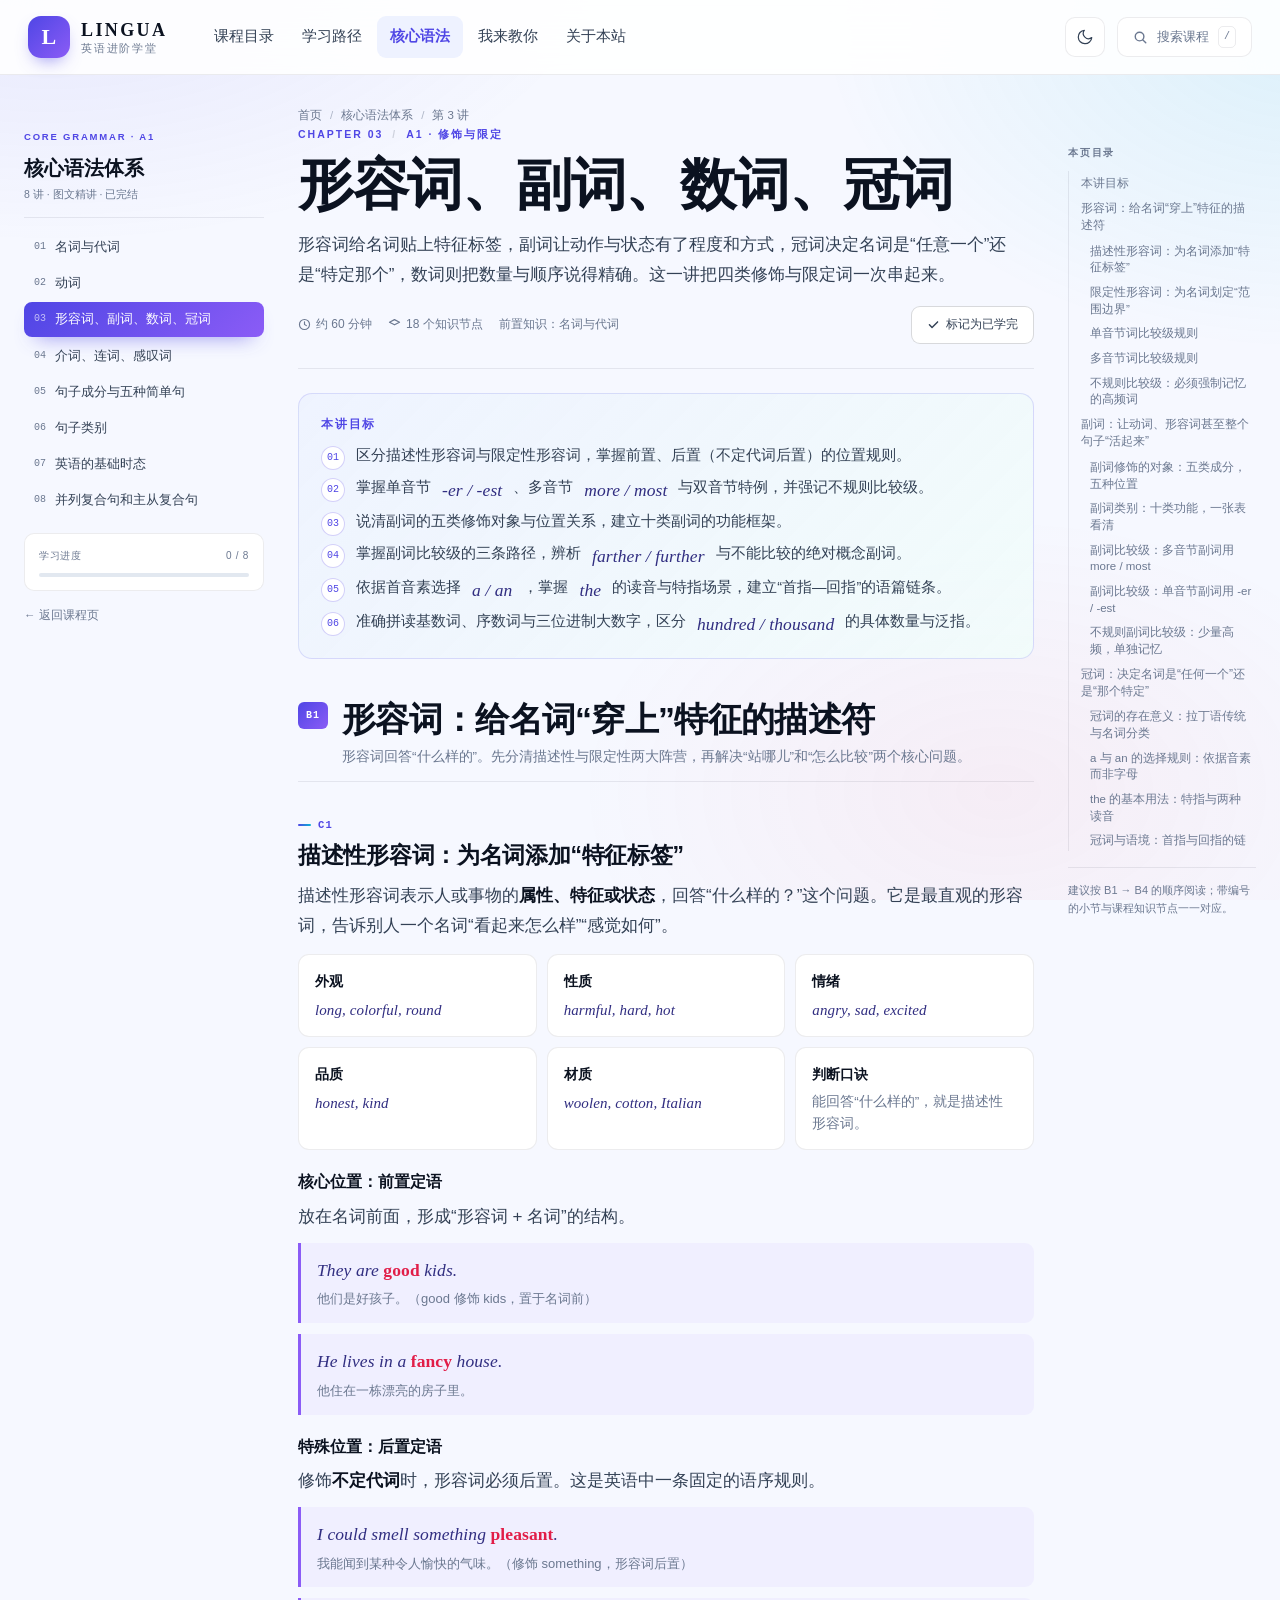
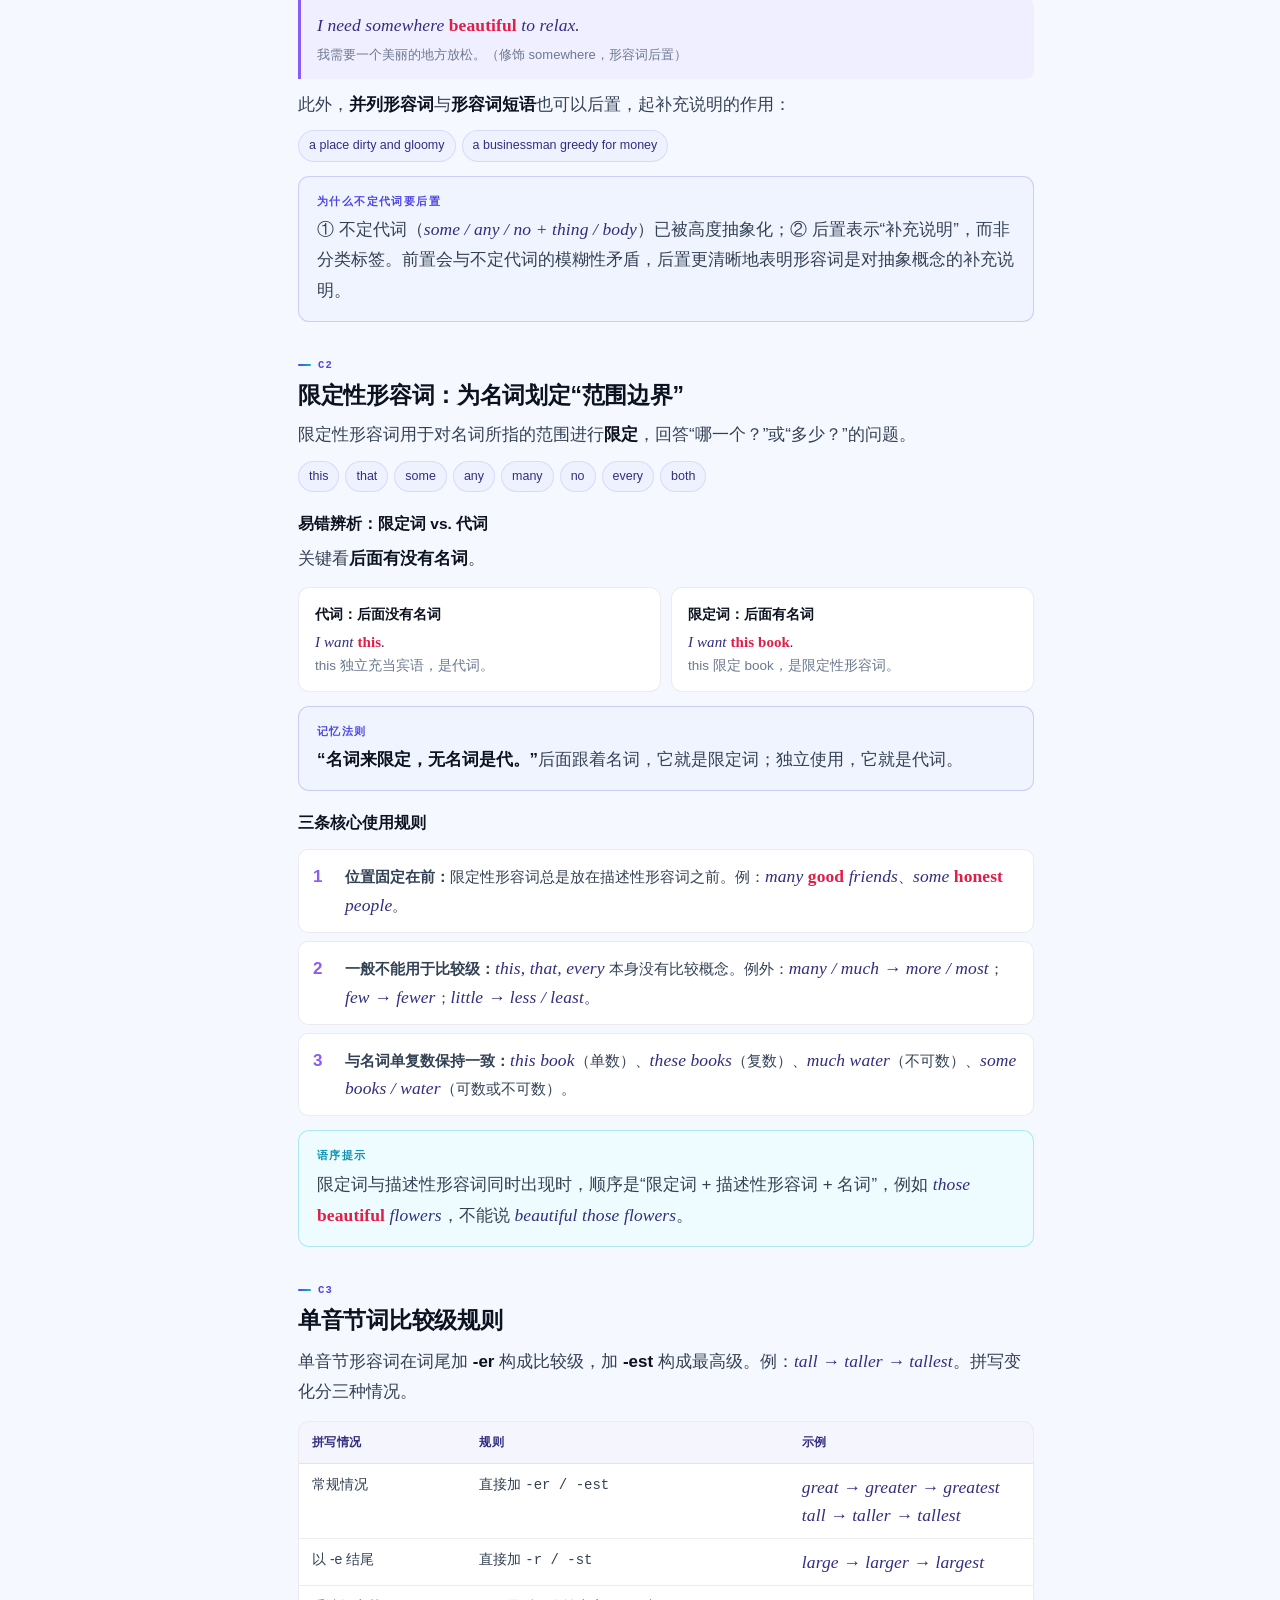
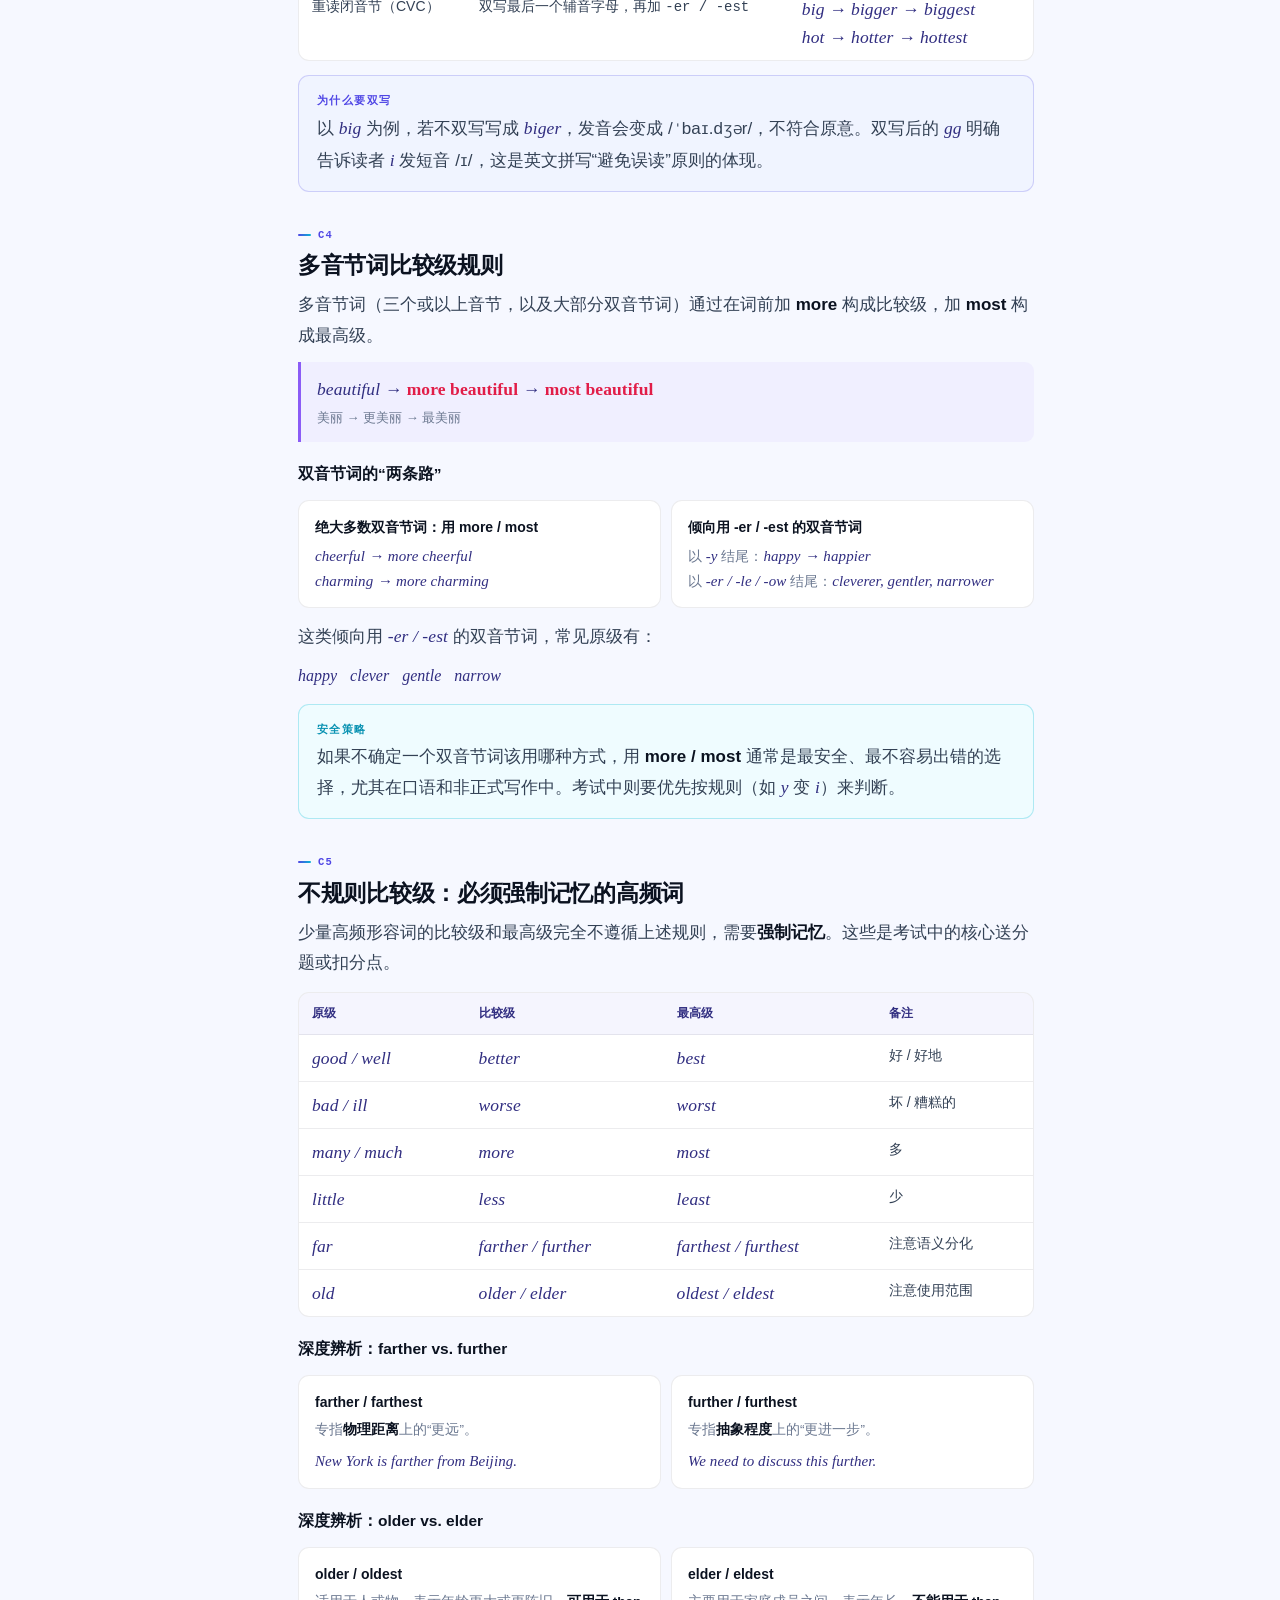
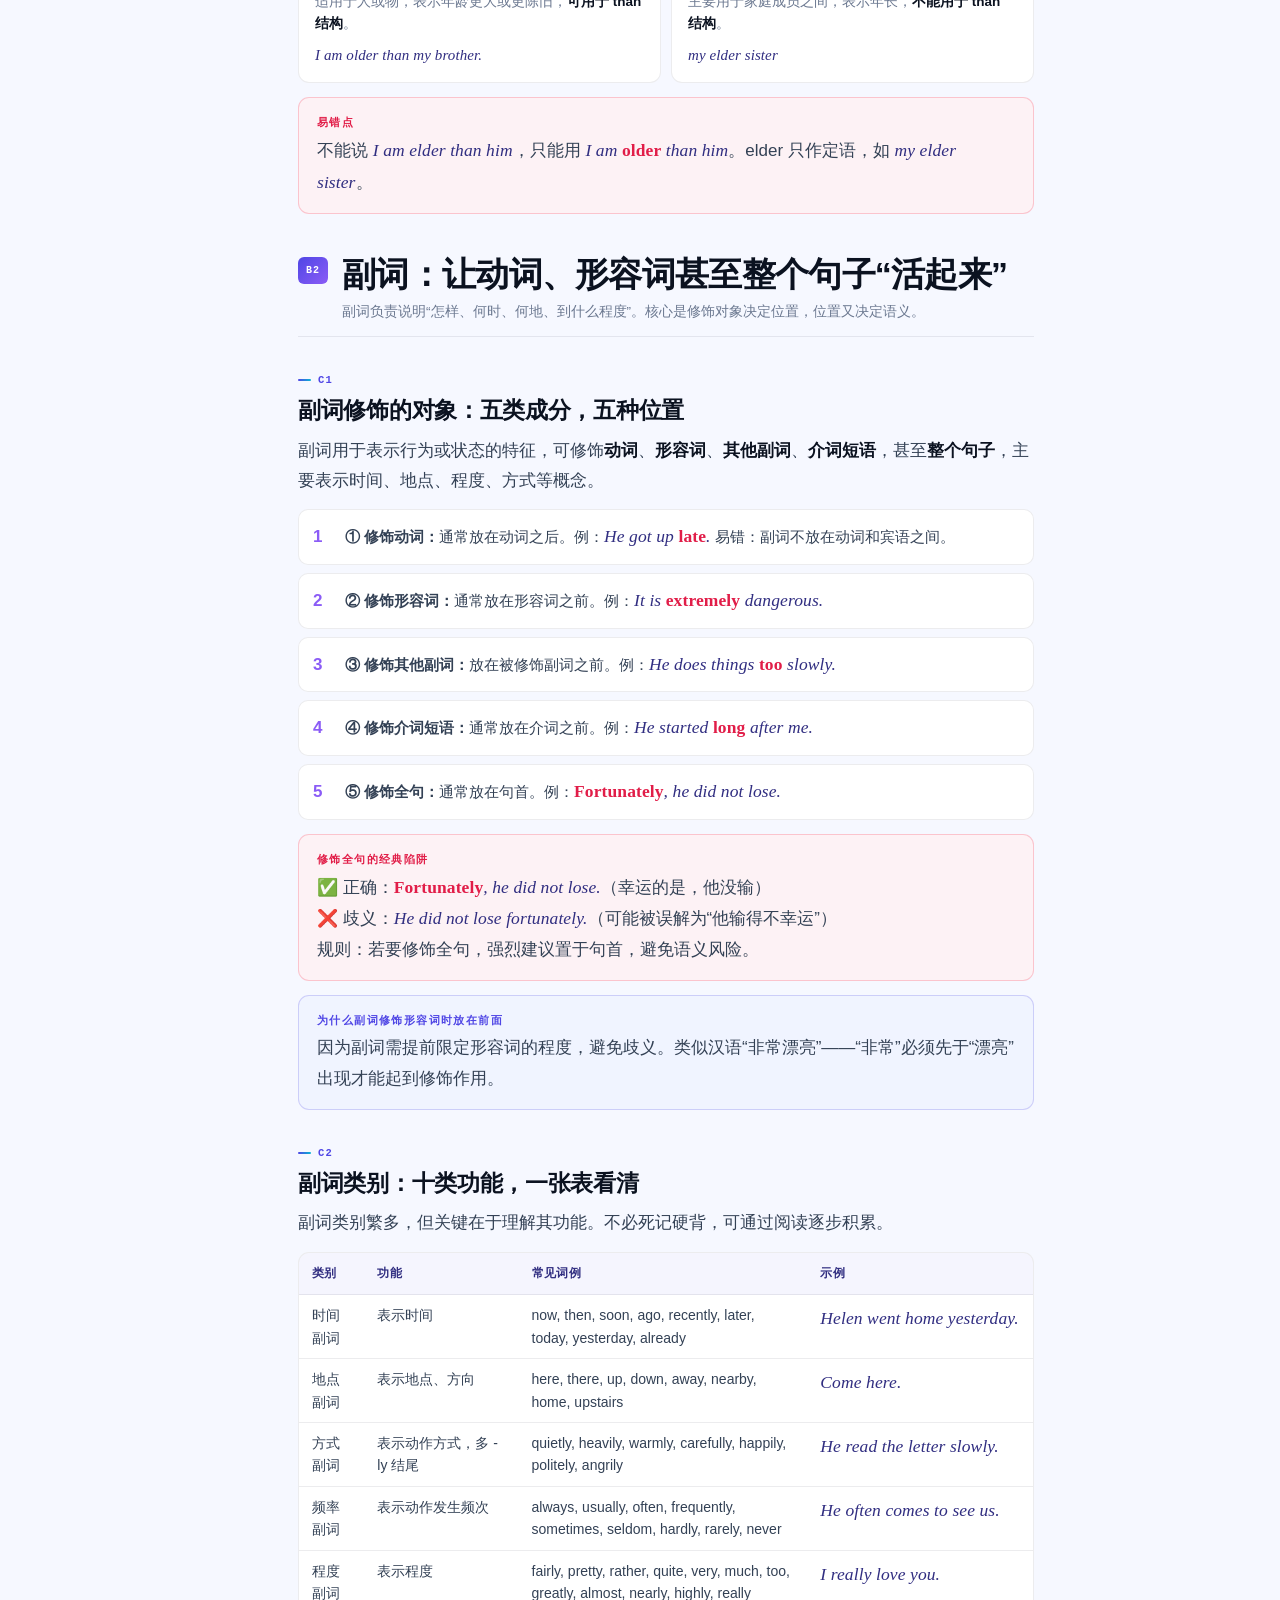
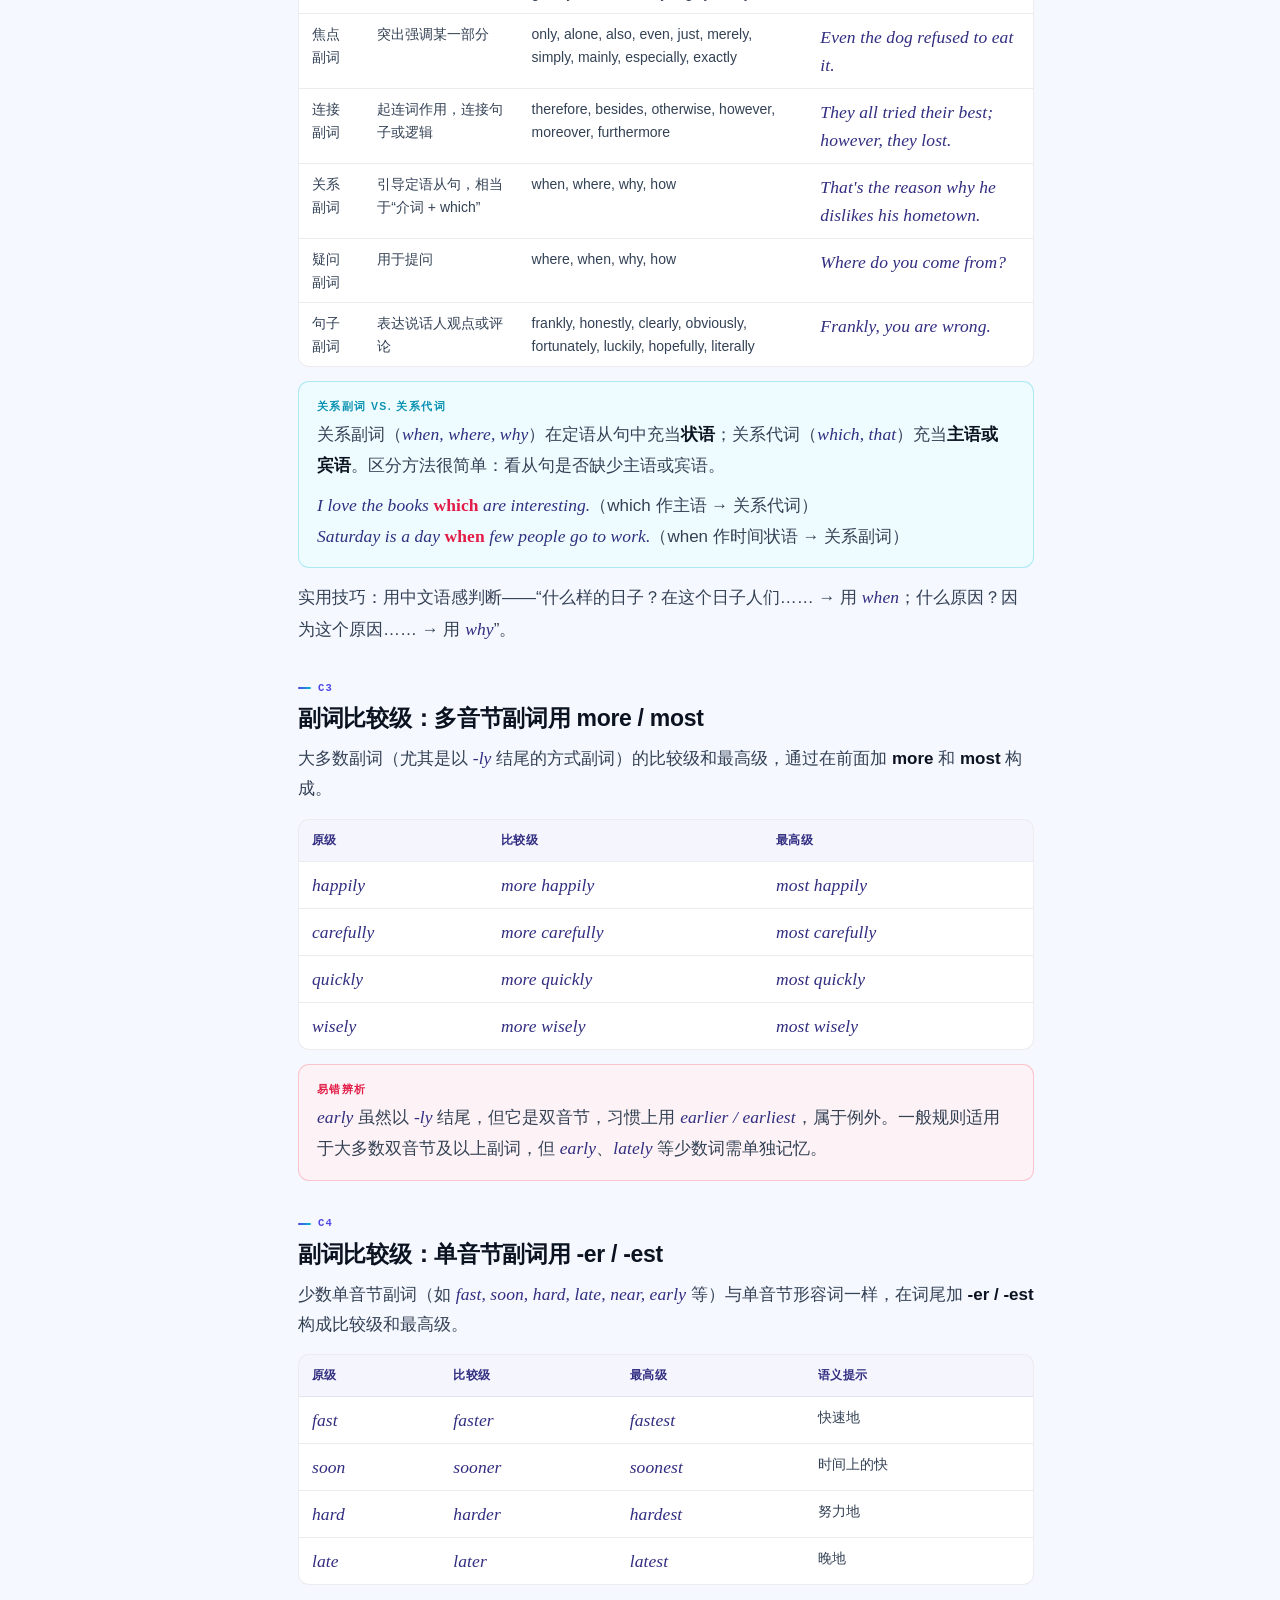
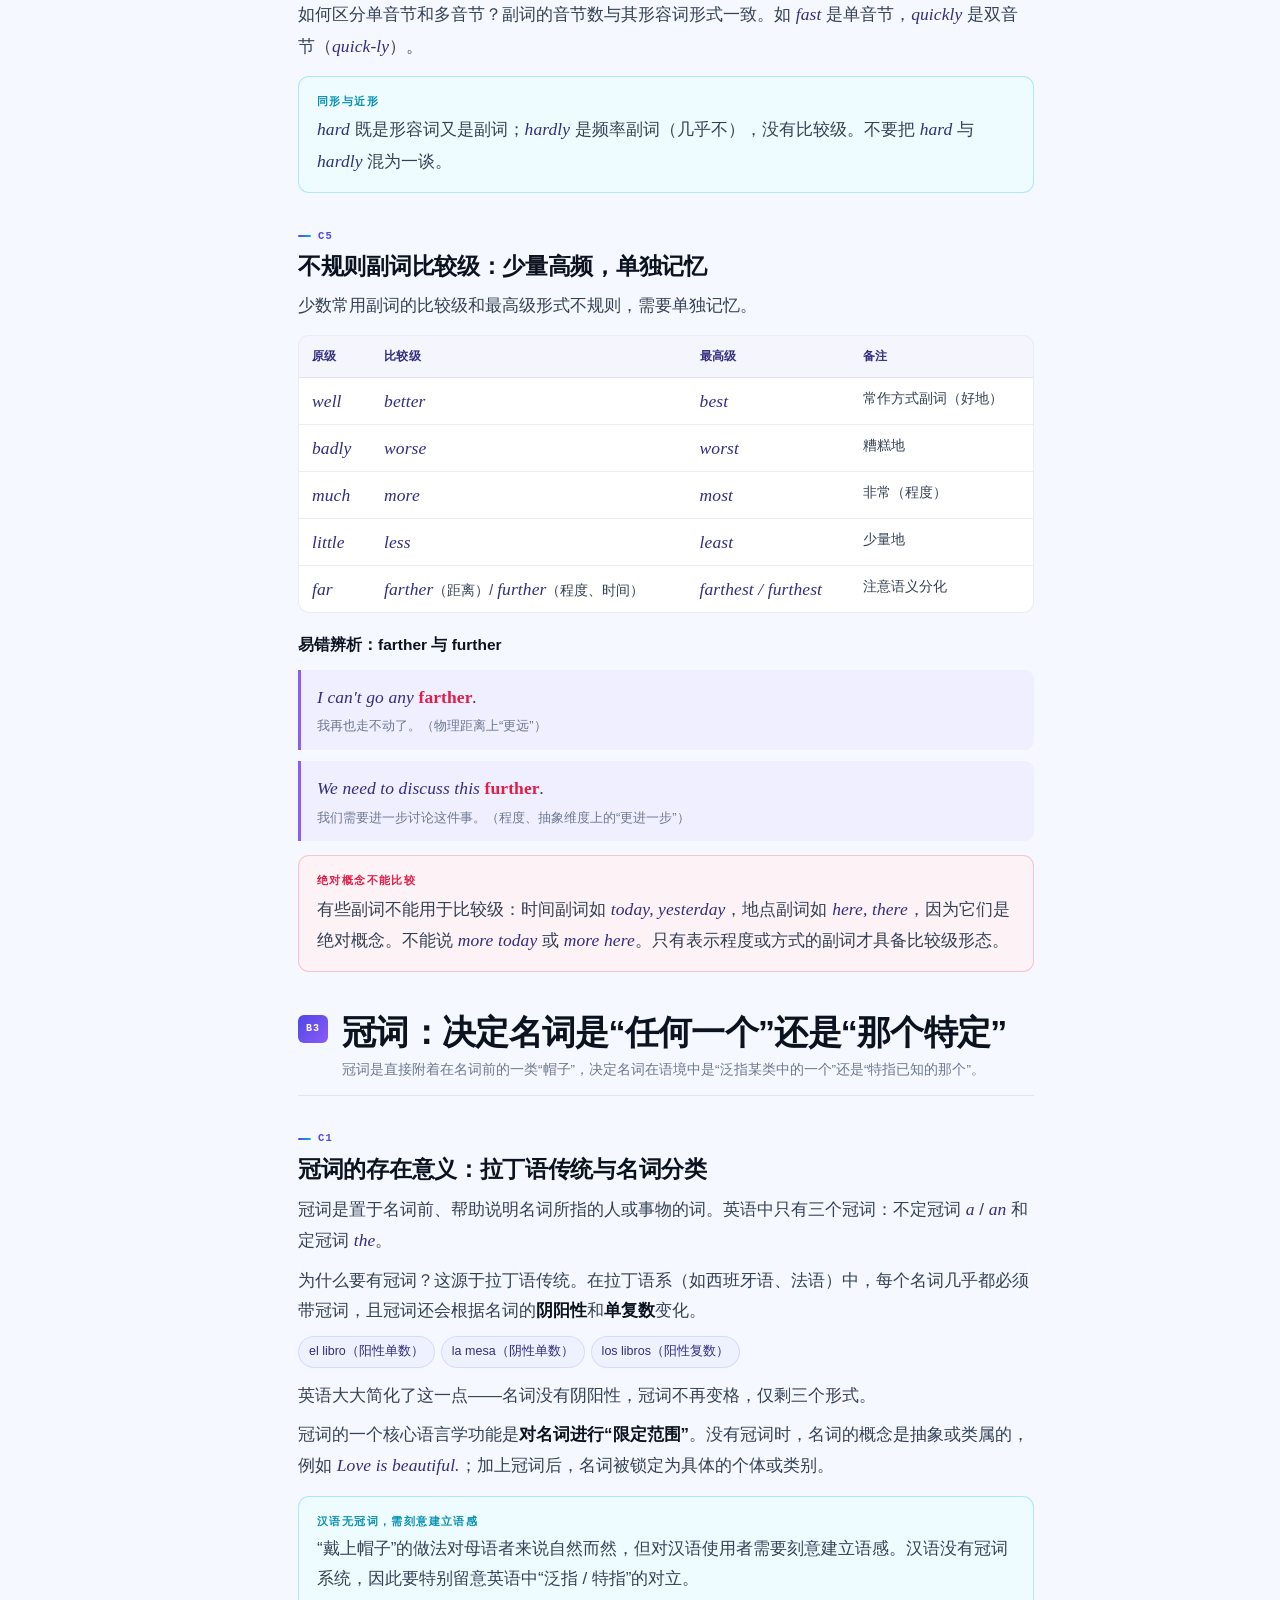
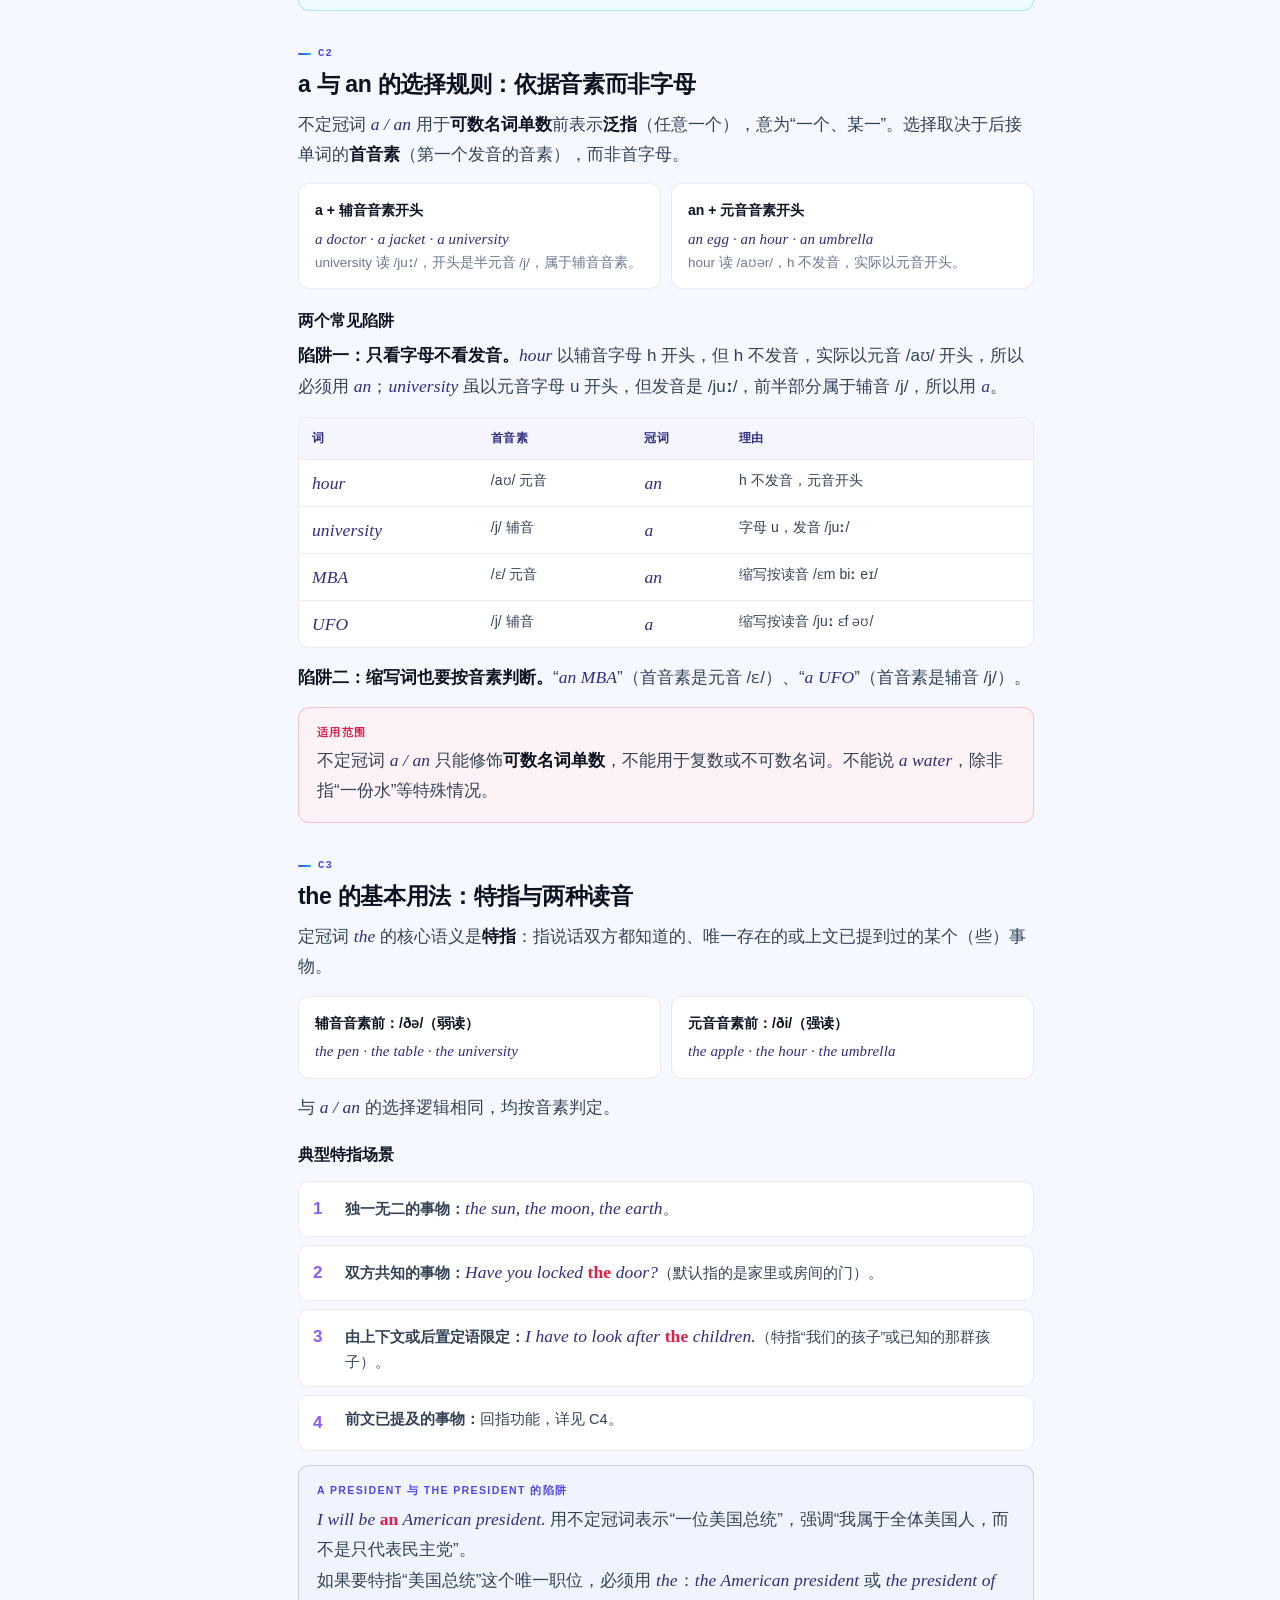
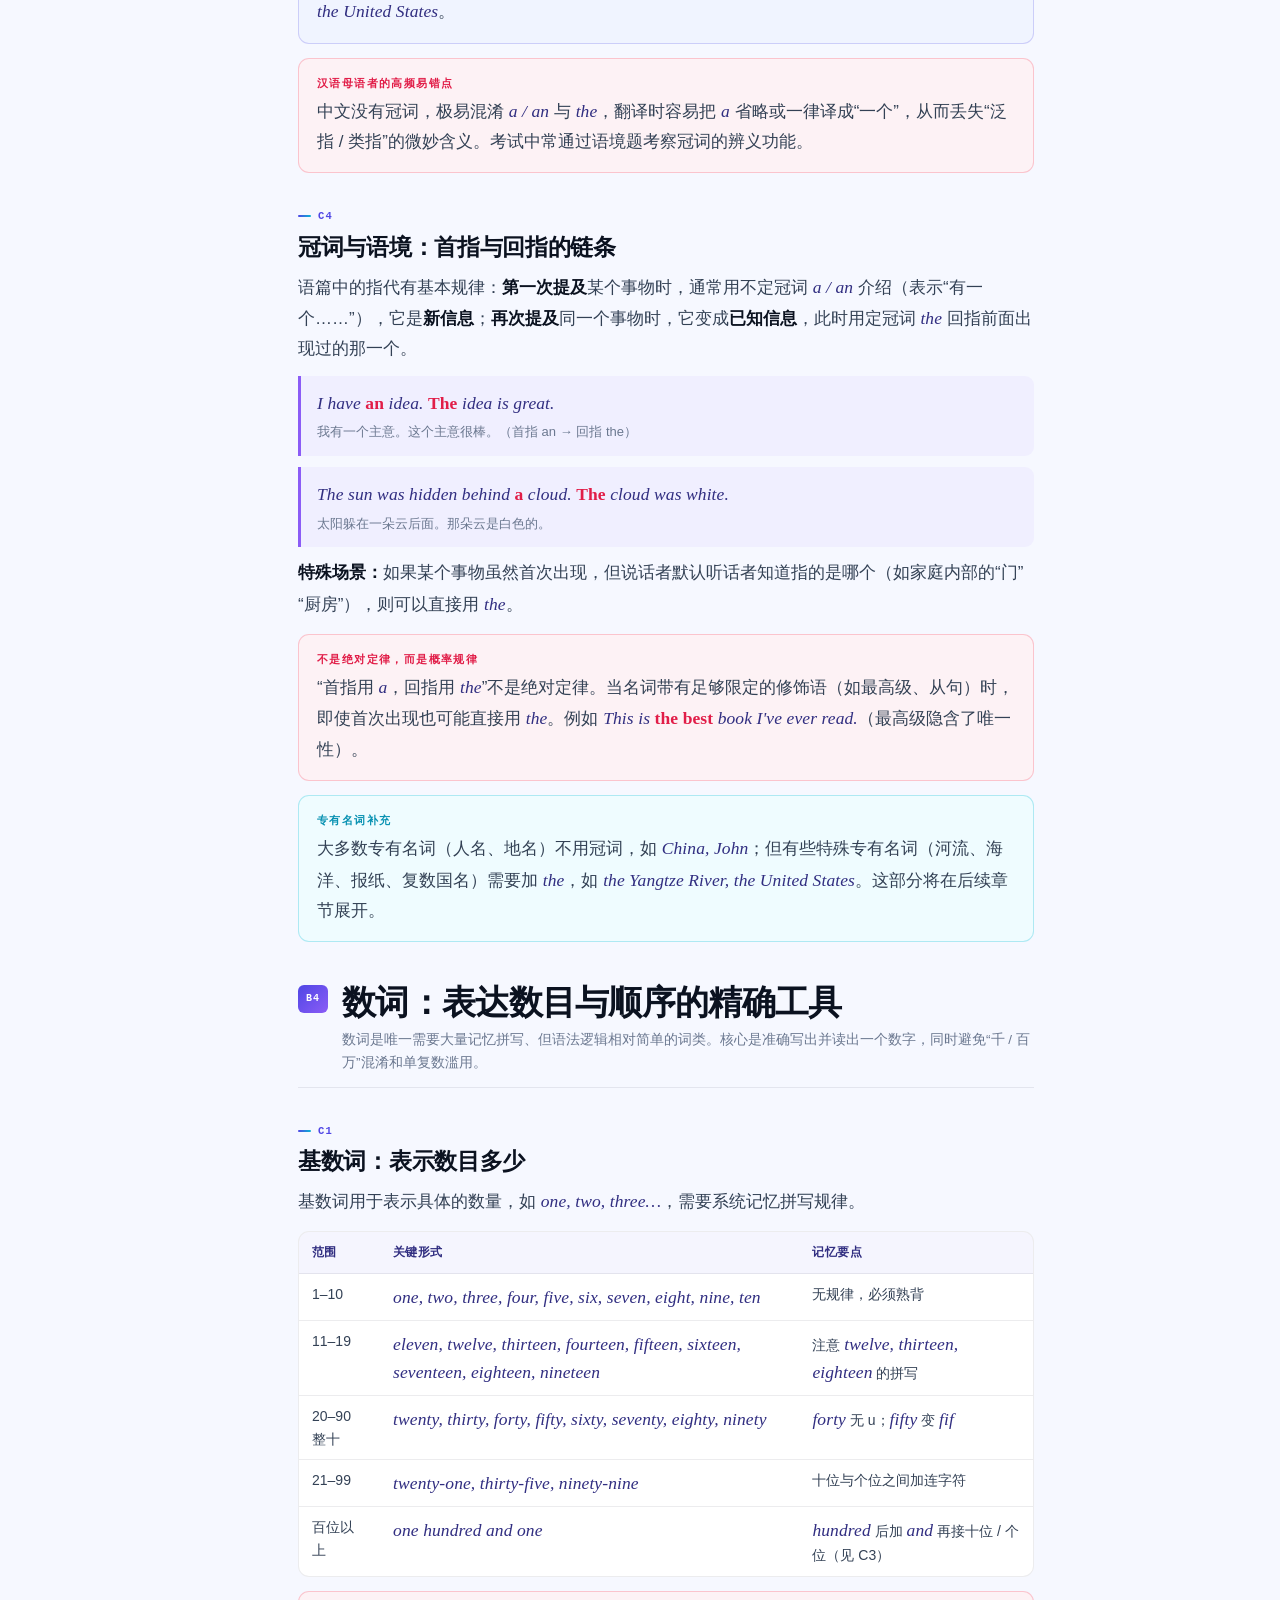
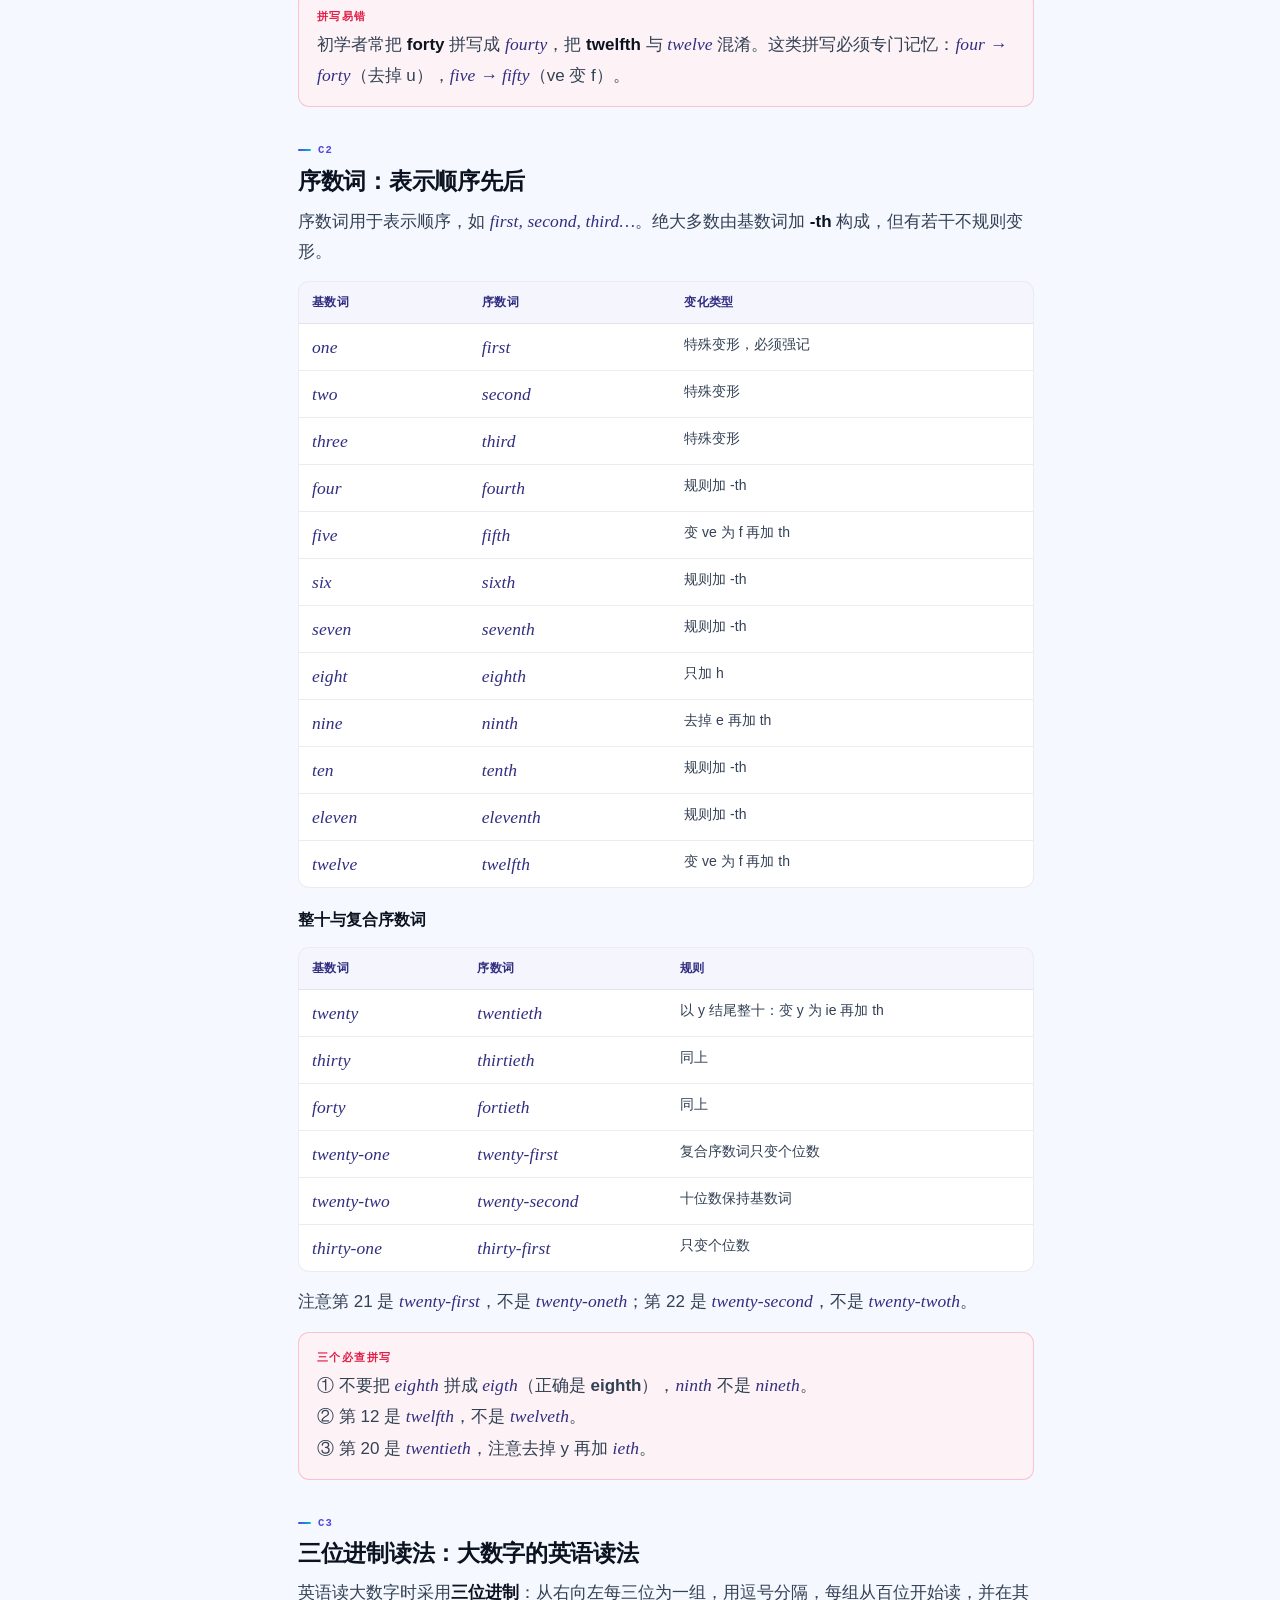
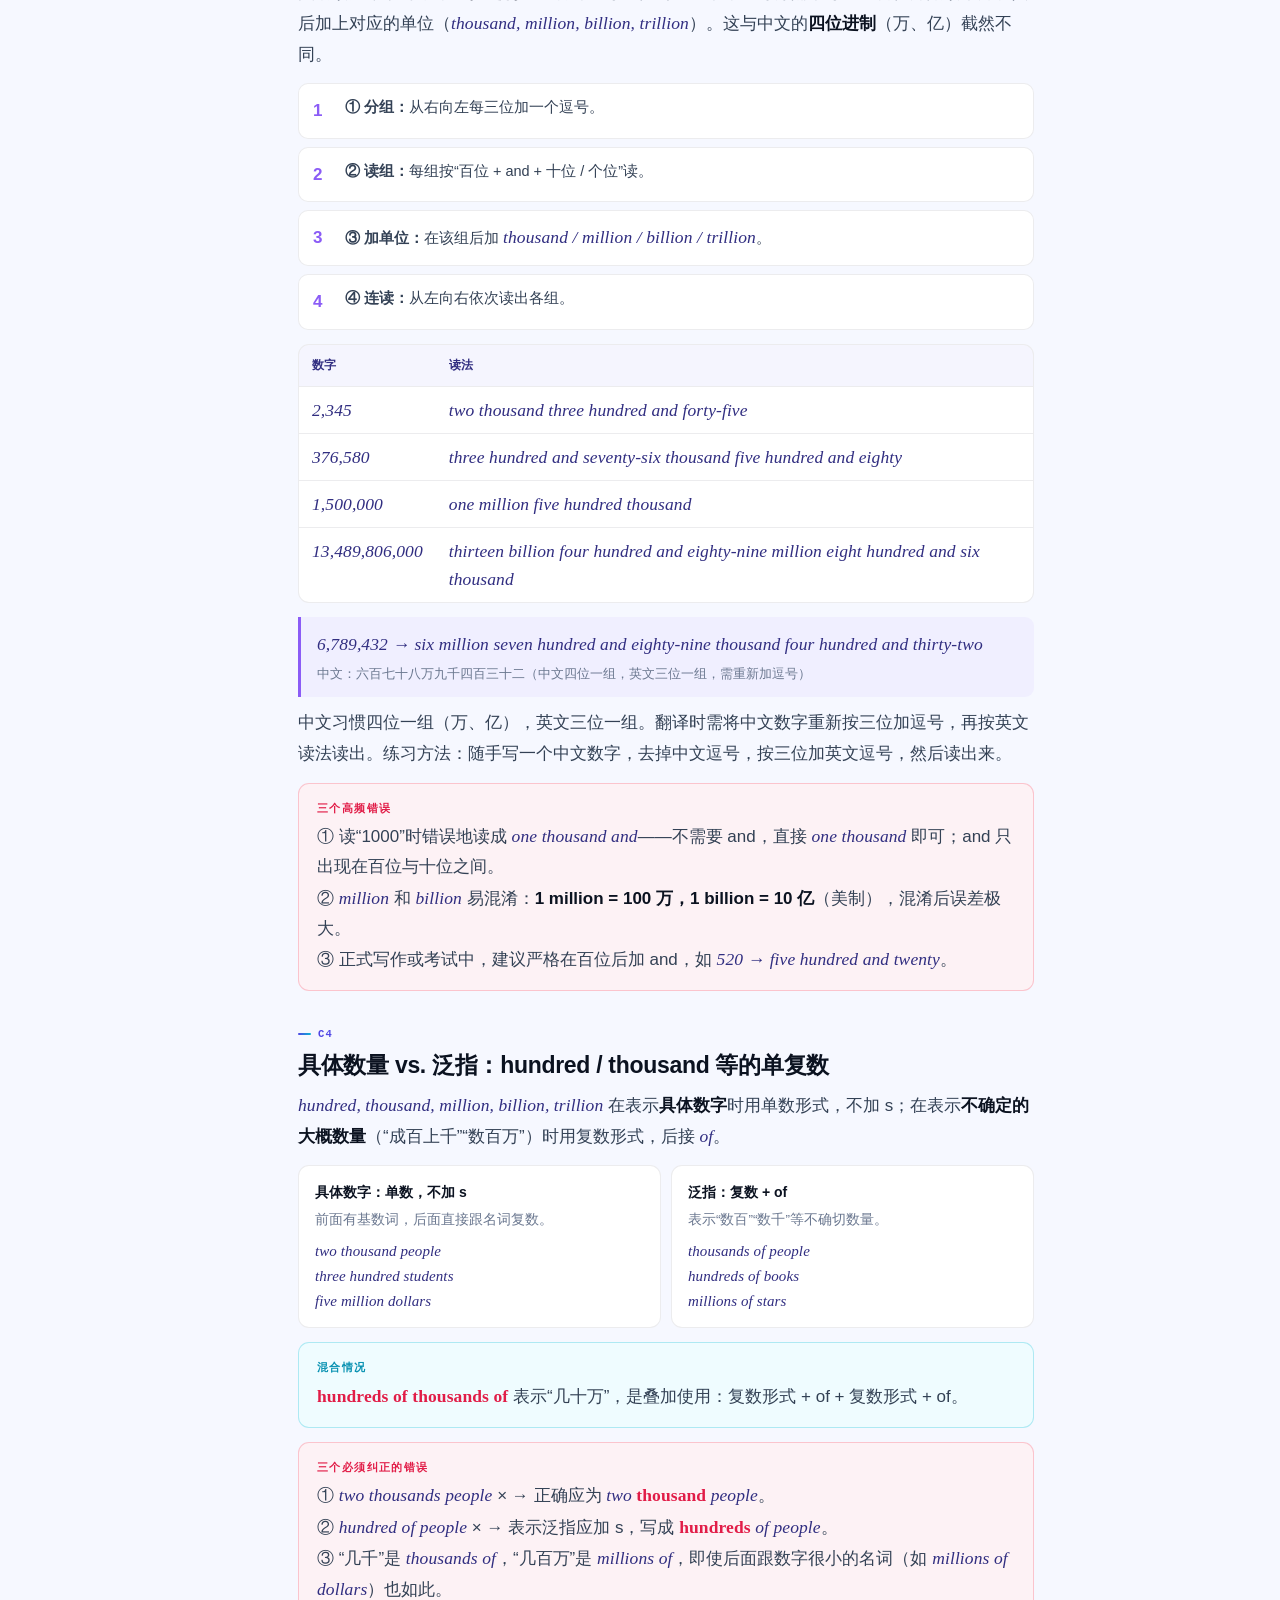
<file: lesson-03.html>
<!DOCTYPE html>
<html lang="zh-CN">
<head>
  <meta charset="UTF-8">
  <meta name="viewport" content="width=device-width, initial-scale=1">
  <script>
    (function () {
      try {
        var saved = localStorage.getItem("lingua.theme");
        var dark = saved ? saved === "dark" : window.matchMedia("(prefers-color-scheme: dark)").matches;
        document.documentElement.setAttribute("data-theme", dark ? "dark" : "light");
      } catch (e) { /* 忽略隐私模式限制 */ }
    })();
  </script>
  <title>第 3 讲 · 形容词、副词、数词、冠词 | 核心语法体系 · LINGUA</title>
  <meta name="description" content="核心语法体系第 3 讲：形容词的分类、位置与比较级，十类副词及比较级，冠词的泛指与特指，基数词、序数词与大数字读法。">
  <link rel="icon" href="data:image/svg+xml,%3Csvg xmlns='http://www.w3.org/2000/svg' viewBox='0 0 40 40'%3E%3Crect width='40' height='40' rx='12' fill='%234f46e5'/%3E%3Ctext x='20' y='27' font-family='Georgia' font-size='20' fill='%23eef2ff' text-anchor='middle'%3EL%3C/text%3E%3C/svg%3E">
  <link rel="stylesheet" href="assets/css/site.css">
</head>
<body data-page="lesson" data-lesson="3">

  <header class="site-header">
    <div class="header-inner">
      <a class="logo" href="index.html" aria-label="LINGUA 首页">
        <span class="logo-mark">L</span>
        <span class="logo-text"><b>LINGUA</b><span>英语进阶学堂</span></span>
      </a>
      <nav class="main-nav" aria-label="主导航">
        <a href="index.html#catalog">课程目录</a>
        <a href="index.html#roadmap">学习路径</a>
        <a href="lesson-01.html" class="is-active">核心语法</a>
        <a href="teach.html">我来教你</a>
        <a href="index.html#about">关于本站</a>
      </nav>
      <div class="header-actions">
        <button class="theme-toggle" type="button" data-theme-toggle aria-label="切换到深色模式" aria-pressed="false" title="切换到深色模式">
          <svg class="icon-moon" viewBox="0 0 24 24" fill="none" stroke="currentColor" stroke-width="1.6" aria-hidden="true"><path d="M21 12.8A9 9 0 1 1 11.2 3a7 7 0 0 0 9.8 9.8Z" stroke-linecap="round" stroke-linejoin="round"/></svg>
          <svg class="icon-sun" viewBox="0 0 24 24" fill="none" stroke="currentColor" stroke-width="1.6" aria-hidden="true"><circle cx="12" cy="12" r="4.2"/><path d="M12 2.4v2.2M12 19.4v2.2M2.4 12h2.2M19.4 12h2.2M5.2 5.2l1.6 1.6M17.2 17.2l1.6 1.6M18.8 5.2l-1.6 1.6M6.8 17.2l-1.6 1.6" stroke-linecap="round"/></svg>
        </button>
        <a class="search-jump" href="index.html#catalog">
          <svg viewBox="0 0 16 16" fill="none" stroke="currentColor" stroke-width="1.5" aria-hidden="true"><circle cx="7" cy="7" r="4.6"/><path d="m10.6 10.6 3 3" stroke-linecap="round"/></svg>
          <span>搜索课程</span><kbd>/</kbd>
        </a>
        <button class="nav-toggle" aria-label="打开菜单" aria-expanded="false">
          <svg viewBox="0 0 20 20" width="18" height="18" fill="none" stroke="currentColor" stroke-width="1.6"><path d="M3 6h14M3 10h14M3 14h14" stroke-linecap="round"/></svg>
        </button>
      </div>
    </div>
  </header>

  <div class="lesson-shell">
    <div class="lesson-layout">
      <aside class="lesson-sidebar">
        <div class="sidebar-course">
          <span class="series">Core Grammar · A1</span>
          <b>核心语法体系</b>
          <span class="meta">8 讲 · 图文精讲 · 已完结</span>
        </div>
        <nav class="chapter-nav" aria-label="章节目录">
          <a data-chapter="1" href="lesson-01.html"><span class="n">01</span><span>名词与代词</span></a>
          <a data-chapter="2" href="lesson-02.html"><span class="n">02</span><span>动词</span></a>
          <a data-chapter="3" class="is-active" href="lesson-03.html"><span class="n">03</span><span>形容词、副词、数词、冠词</span></a>
          <a data-chapter="4" href="lesson-04.html"><span class="n">04</span><span>介词、连词、感叹词</span></a>
          <a data-chapter="5" href="lesson-05.html"><span class="n">05</span><span>句子成分与五种简单句</span></a>
          <a data-chapter="6" href="lesson-06.html"><span class="n">06</span><span>句子类别</span></a>
          <a data-chapter="7" href="lesson-07.html"><span class="n">07</span><span>英语的基础时态</span></a>
          <a data-chapter="8" href="lesson-08.html"><span class="n">08</span><span>并列复合句和主从复合句</span></a>
        </nav>
        <div class="sidebar-progress">
          <div class="sp-top"><span>学习进度</span><span class="sp-count">0 / 8</span></div>
          <div class="sp-bar"><i></i></div>
        </div>
        <a class="sidebar-back" href="course.html?id=21">← 返回课程页</a>
      </aside>

      <main class="lesson-main">
        <nav class="breadcrumb">
          <a href="index.html">首页</a><span class="sep">/</span>
          <a href="course.html?id=21">核心语法体系</a><span class="sep">/</span>
          <span>第 3 讲</span>
        </nav>

        <header class="lesson-header">
          <div class="lesson-kicker"><span>Chapter 03</span><span class="sep">/</span><span>A1 · 修饰与限定</span></div>
          <h1>形容词、副词、数词、冠词</h1>
          <p class="lesson-lede">形容词给名词贴上特征标签，副词让动作与状态有了程度和方式，冠词决定名词是“任意一个”还是“特定那个”，数词则把数量与顺序说得精确。这一讲把四类修饰与限定词一次串起来。</p>
          <div class="lesson-meta">
            <span><svg viewBox="0 0 16 16" fill="none" stroke="currentColor" stroke-width="1.4"><circle cx="8" cy="8" r="6.2"/><path d="M8 4.6V8l2.3 1.4" stroke-linecap="round"/></svg>约 60 分钟</span>
            <span><svg viewBox="0 0 16 16" fill="none" stroke="currentColor" stroke-width="1.4"><path d="M8 2 1.8 5.2 8 8.4l6.2-3.2L8 2Z" stroke-linejoin="round"/></svg>18 个知识节点</span>
            <span>前置知识：名词与代词</span>
            <button class="complete-btn" type="button">
              <svg viewBox="0 0 16 16" fill="none" stroke="currentColor" stroke-width="1.8"><path d="m3 8.4 3.2 3.2L13 4.8" stroke-linecap="round" stroke-linejoin="round"/></svg>
              标记为已学完
            </button>
          </div>
        </header>

        <section class="objectives">
          <h2 id="sec-objectives-title">本讲目标</h2>
          <ol>
            <li>区分描述性形容词与限定性形容词，掌握前置、后置（不定代词后置）的位置规则。</li>
            <li>掌握单音节 <span class="en">-er / -est</span>、多音节 <span class="en">more / most</span> 与双音节特例，并强记不规则比较级。</li>
            <li>说清副词的五类修饰对象与位置关系，建立十类副词的功能框架。</li>
            <li>掌握副词比较级的三条路径，辨析 <span class="en">farther / further</span> 与不能比较的绝对概念副词。</li>
            <li>依据首音素选择 <span class="en">a / an</span>，掌握 <span class="en">the</span> 的读音与特指场景，建立“首指—回指”的语篇链条。</li>
            <li>准确拼读基数词、序数词与三位进制大数字，区分 <span class="en">hundred / thousand</span> 的具体数量与泛指。</li>
          </ol>
        </section>

        <article>
          <!-- ================= B1 形容词 ================= -->
          <section class="part" id="part-adjective">
            <div class="part-head">
              <span class="part-tag">B1</span>
              <div>
                <h2 id="sec-part-adjective-title">形容词：给名词“穿上”特征的描述符</h2>
                <p>形容词回答“什么样的”。先分清描述性与限定性两大阵营，再解决“站哪儿”和“怎么比较”两个核心问题。</p>
              </div>
            </div>

            <div class="block">
              <span class="block-label">C1</span>
              <h3 id="sec-adj-descriptive">描述性形容词：为名词添加“特征标签”</h3>
              <p>描述性形容词表示人或事物的<strong>属性、特征或状态</strong>，回答“什么样的？”这个问题。它是最直观的形容词，告诉别人一个名词“看起来怎么样”“感觉如何”。</p>

              <div class="card-grid three">
                <div class="mini-card"><h5>外观</h5><p class="en">long, colorful, round</p></div>
                <div class="mini-card"><h5>性质</h5><p class="en">harmful, hard, hot</p></div>
                <div class="mini-card"><h5>情绪</h5><p class="en">angry, sad, excited</p></div>
                <div class="mini-card"><h5>品质</h5><p class="en">honest, kind</p></div>
                <div class="mini-card"><h5>材质</h5><p class="en">woolen, cotton, Italian</p></div>
                <div class="mini-card"><h5>判断口诀</h5><p>能回答“什么样的”，就是描述性形容词。</p></div>
              </div>

              <h4>核心位置：前置定语</h4>
              <p>放在名词前面，形成“形容词 + 名词”的结构。</p>
              <div class="example">
                <span class="en">They are <b>good</b> kids.</span>
                <span class="zh">他们是好孩子。（good 修饰 kids，置于名词前）</span>
              </div>
              <div class="example">
                <span class="en">He lives in a <b>fancy</b> house.</span>
                <span class="zh">他住在一栋漂亮的房子里。</span>
              </div>

              <h4>特殊位置：后置定语</h4>
              <p>修饰<strong>不定代词</strong>时，形容词必须后置。这是英语中一条固定的语序规则。</p>
              <div class="example">
                <span class="en">I could smell something <b>pleasant</b>.</span>
                <span class="zh">我能闻到某种令人愉快的气味。（修饰 something，形容词后置）</span>
              </div>
              <div class="example">
                <span class="en">I need somewhere <b>beautiful</b> to relax.</span>
                <span class="zh">我需要一个美丽的地方放松。（修饰 somewhere，形容词后置）</span>
              </div>
              <p>此外，<strong>并列形容词</strong>与<strong>形容词短语</strong>也可以后置，起补充说明的作用：</p>
              <div class="chip-row">
                <span>a place dirty and gloomy</span>
                <span>a businessman greedy for money</span>
              </div>

              <div class="callout idea">
                <b class="t">为什么不定代词要后置</b>
                <p>① 不定代词（<span class="en">some / any / no + thing / body</span>）已被高度抽象化；② 后置表示“补充说明”，而非分类标签。前置会与不定代词的模糊性矛盾，后置更清晰地表明形容词是对抽象概念的补充说明。</p>
              </div>
            </div>

            <div class="block">
              <span class="block-label">C2</span>
              <h3 id="sec-adj-determinative">限定性形容词：为名词划定“范围边界”</h3>
              <p>限定性形容词用于对名词所指的范围进行<strong>限定</strong>，回答“哪一个？”或“多少？”的问题。</p>
              <div class="chip-row">
                <span>this</span><span>that</span><span>some</span><span>any</span><span>many</span><span>no</span><span>every</span><span>both</span>
              </div>

              <h4>易错辨析：限定词 vs. 代词</h4>
              <p>关键看<strong>后面有没有名词</strong>。</p>
              <div class="card-grid two">
                <div class="mini-card">
                  <h5>代词：后面没有名词</h5>
                  <p class="en">I want <b>this</b>.</p>
                  <p>this 独立充当宾语，是代词。</p>
                </div>
                <div class="mini-card">
                  <h5>限定词：后面有名词</h5>
                  <p class="en">I want <b>this book</b>.</p>
                  <p>this 限定 book，是限定性形容词。</p>
                </div>
              </div>
              <div class="callout idea">
                <b class="t">记忆法则</b>
                <p><strong>“名词来限定，无名词是代。”</strong>后面跟着名词，它就是限定词；独立使用，它就是代词。</p>
              </div>

              <h4>三条核心使用规则</h4>
              <div class="steps">
                <div class="step-item"><p><b>位置固定在前：</b>限定性形容词总是放在描述性形容词之前。例：<span class="en">many <b>good</b> friends</span>、<span class="en">some <b>honest</b> people</span>。</p></div>
                <div class="step-item"><p><b>一般不能用于比较级：</b><span class="en">this, that, every</span> 本身没有比较概念。例外：<span class="en">many / much → more / most</span>；<span class="en">few → fewer</span>；<span class="en">little → less / least</span>。</p></div>
                <div class="step-item"><p><b>与名词单复数保持一致：</b><span class="en">this book</span>（单数）、<span class="en">these books</span>（复数）、<span class="en">much water</span>（不可数）、<span class="en">some books / water</span>（可数或不可数）。</p></div>
              </div>
              <div class="callout tip">
                <b class="t">语序提示</b>
                <p>限定词与描述性形容词同时出现时，顺序是“限定词 + 描述性形容词 + 名词”，例如 <span class="en">those <b>beautiful</b> flowers</span>，不能说 <span class="en">beautiful those flowers</span>。</p>
              </div>
            </div>

            <div class="block">
              <span class="block-label">C3</span>
              <h3 id="sec-adj-comparative-one">单音节词比较级规则</h3>
              <p>单音节形容词在词尾加 <strong>-er</strong> 构成比较级，加 <strong>-est</strong> 构成最高级。例：<span class="en">tall → taller → tallest</span>。拼写变化分三种情况。</p>

              <div class="table-wrap">
                <table>
                  <thead><tr><th>拼写情况</th><th>规则</th><th>示例</th></tr></thead>
                  <tbody>
                    <tr><td>常规情况</td><td>直接加 <code>-er / -est</code></td><td><span class="en">great → greater → greatest</span><br><span class="en">tall → taller → tallest</span></td></tr>
                    <tr><td>以 -e 结尾</td><td>直接加 <code>-r / -st</code></td><td><span class="en">large → larger → largest</span></td></tr>
                    <tr><td>重读闭音节（CVC）</td><td>双写最后一个辅音字母，再加 <code>-er / -est</code></td><td><span class="en">big → bigger → biggest</span><br><span class="en">hot → hotter → hottest</span></td></tr>
                  </tbody>
                </table>
              </div>

              <div class="callout idea">
                <b class="t">为什么要双写</b>
                <p>以 <span class="en">big</span> 为例，若不双写写成 <span class="en">biger</span>，发音会变成 /ˈbaɪ.dʒər/，不符合原意。双写后的 <span class="en">gg</span> 明确告诉读者 <span class="en">i</span> 发短音 /ɪ/，这是英文拼写“避免误读”原则的体现。</p>
              </div>
            </div>

            <div class="block">
              <span class="block-label">C4</span>
              <h3 id="sec-adj-comparative-multi">多音节词比较级规则</h3>
              <p>多音节词（三个或以上音节，以及大部分双音节词）通过在词前加 <strong>more</strong> 构成比较级，加 <strong>most</strong> 构成最高级。</p>
              <div class="example">
                <span class="en">beautiful → <b>more beautiful</b> → <b>most beautiful</b></span>
                <span class="zh">美丽 → 更美丽 → 最美丽</span>
              </div>

              <h4>双音节词的“两条路”</h4>
              <div class="card-grid two">
                <div class="mini-card">
                  <h5>绝大多数双音节词：用 more / most</h5>
                  <p class="en">cheerful → more cheerful</p>
                  <p class="en">charming → more charming</p>
                </div>
                <div class="mini-card">
                  <h5>倾向用 -er / -est 的双音节词</h5>
                  <p>以 <span class="en">-y</span> 结尾：<span class="en">happy → happier</span></p>
                  <p>以 <span class="en">-er / -le / -ow</span> 结尾：<span class="en">cleverer, gentler, narrower</span></p>
                </div>
              </div>

              <p>这类倾向用 <span class="en">-er / -est</span> 的双音节词，常见原级有：</p>
              <div class="word-list">
                <span class="w">happy</span><span class="w">clever</span><span class="w">gentle</span><span class="w">narrow</span>
              </div>

              <div class="callout tip">
                <b class="t">安全策略</b>
                <p>如果不确定一个双音节词该用哪种方式，用 <strong>more / most</strong> 通常是最安全、最不容易出错的选择，尤其在口语和非正式写作中。考试中则要优先按规则（如 <span class="en">y</span> 变 <span class="en">i</span>）来判断。</p>
              </div>
            </div>

            <div class="block">
              <span class="block-label">C5</span>
              <h3 id="sec-adj-comparative-irregular">不规则比较级：必须强制记忆的高频词</h3>
              <p>少量高频形容词的比较级和最高级完全不遵循上述规则，需要<strong>强制记忆</strong>。这些是考试中的核心送分题或扣分点。</p>

              <div class="table-wrap">
                <table>
                  <thead><tr><th>原级</th><th>比较级</th><th>最高级</th><th>备注</th></tr></thead>
                  <tbody>
                    <tr><td><span class="en">good / well</span></td><td><span class="en">better</span></td><td><span class="en">best</span></td><td>好 / 好地</td></tr>
                    <tr><td><span class="en">bad / ill</span></td><td><span class="en">worse</span></td><td><span class="en">worst</span></td><td>坏 / 糟糕的</td></tr>
                    <tr><td><span class="en">many / much</span></td><td><span class="en">more</span></td><td><span class="en">most</span></td><td>多</td></tr>
                    <tr><td><span class="en">little</span></td><td><span class="en">less</span></td><td><span class="en">least</span></td><td>少</td></tr>
                    <tr><td><span class="en">far</span></td><td><span class="en">farther / further</span></td><td><span class="en">farthest / furthest</span></td><td>注意语义分化</td></tr>
                    <tr><td><span class="en">old</span></td><td><span class="en">older / elder</span></td><td><span class="en">oldest / eldest</span></td><td>注意使用范围</td></tr>
                  </tbody>
                </table>
              </div>

              <h4>深度辨析：farther vs. further</h4>
              <div class="card-grid two">
                <div class="mini-card">
                  <h5>farther / farthest</h5>
                  <p>专指<strong>物理距离</strong>上的“更远”。</p>
                  <p class="en" style="margin-top:8px">New York is farther from Beijing.</p>
                </div>
                <div class="mini-card">
                  <h5>further / furthest</h5>
                  <p>专指<strong>抽象程度</strong>上的“更进一步”。</p>
                  <p class="en" style="margin-top:8px">We need to discuss this further.</p>
                </div>
              </div>

              <h4>深度辨析：older vs. elder</h4>
              <div class="card-grid two">
                <div class="mini-card">
                  <h5>older / oldest</h5>
                  <p>适用于人或物，表示年龄更大或更陈旧，<strong>可用于 than 结构</strong>。</p>
                  <p class="en" style="margin-top:8px">I am older than my brother.</p>
                </div>
                <div class="mini-card">
                  <h5>elder / eldest</h5>
                  <p>主要用于家庭成员之间，表示年长，<strong>不能用于 than 结构</strong>。</p>
                  <p class="en" style="margin-top:8px">my elder sister</p>
                </div>
              </div>

              <div class="callout warn">
                <b class="t">易错点</b>
                <p>不能说 <span class="en">I am elder than him</span>，只能用 <span class="en">I am <b>older</b> than him</span>。elder 只作定语，如 <span class="en">my elder sister</span>。</p>
              </div>
            </div>
          </section>

          <!-- ================= B2 副词 ================= -->
          <section class="part" id="part-adverb">
            <div class="part-head">
              <span class="part-tag">B2</span>
              <div>
                <h2 id="sec-part-adverb-title">副词：让动词、形容词甚至整个句子“活起来”</h2>
                <p>副词负责说明“怎样、何时、何地、到什么程度”。核心是修饰对象决定位置，位置又决定语义。</p>
              </div>
            </div>

            <div class="block">
              <span class="block-label">C1</span>
              <h3 id="sec-adv-modify">副词修饰的对象：五类成分，五种位置</h3>
              <p>副词用于表示行为或状态的特征，可修饰<strong>动词</strong>、<strong>形容词</strong>、<strong>其他副词</strong>、<strong>介词短语</strong>，甚至<strong>整个句子</strong>，主要表示时间、地点、程度、方式等概念。</p>

              <div class="steps">
                <div class="step-item"><p><b>① 修饰动词：</b>通常放在动词之后。例：<span class="en">He got up <b>late</b>.</span> 易错：副词不放在动词和宾语之间。</p></div>
                <div class="step-item"><p><b>② 修饰形容词：</b>通常放在形容词之前。例：<span class="en">It is <b>extremely</b> dangerous.</span></p></div>
                <div class="step-item"><p><b>③ 修饰其他副词：</b>放在被修饰副词之前。例：<span class="en">He does things <b>too</b> slowly.</span></p></div>
                <div class="step-item"><p><b>④ 修饰介词短语：</b>通常放在介词之前。例：<span class="en">He started <b>long</b> after me.</span></p></div>
                <div class="step-item"><p><b>⑤ 修饰全句：</b>通常放在句首。例：<span class="en"><b>Fortunately</b>, he did not lose.</span></p></div>
              </div>

              <div class="callout warn">
                <b class="t">修饰全句的经典陷阱</b>
                <p>✅ 正确：<span class="en"><b>Fortunately</b>, he did not lose.</span>（幸运的是，他没输）<br>
                ❌ 歧义：<span class="en">He did not lose fortunately.</span>（可能被误解为“他输得不幸运”）<br>
                规则：若要修饰全句，强烈建议置于句首，避免语义风险。</p>
              </div>

              <div class="callout idea">
                <b class="t">为什么副词修饰形容词时放在前面</b>
                <p>因为副词需提前限定形容词的程度，避免歧义。类似汉语“非常漂亮”——“非常”必须先于“漂亮”出现才能起到修饰作用。</p>
              </div>
            </div>

            <div class="block">
              <span class="block-label">C2</span>
              <h3 id="sec-adv-types">副词类别：十类功能，一张表看清</h3>
              <p>副词类别繁多，但关键在于理解其功能。不必死记硬背，可通过阅读逐步积累。</p>

              <div class="table-wrap">
                <table>
                  <thead><tr><th>类别</th><th>功能</th><th>常见词例</th><th>示例</th></tr></thead>
                  <tbody>
                    <tr><td>时间副词</td><td>表示时间</td><td>now, then, soon, ago, recently, later, today, yesterday, already</td><td><span class="en">Helen went home yesterday.</span></td></tr>
                    <tr><td>地点副词</td><td>表示地点、方向</td><td>here, there, up, down, away, nearby, home, upstairs</td><td><span class="en">Come here.</span></td></tr>
                    <tr><td>方式副词</td><td>表示动作方式，多 -ly 结尾</td><td>quietly, heavily, warmly, carefully, happily, politely, angrily</td><td><span class="en">He read the letter slowly.</span></td></tr>
                    <tr><td>频率副词</td><td>表示动作发生频次</td><td>always, usually, often, frequently, sometimes, seldom, hardly, rarely, never</td><td><span class="en">He often comes to see us.</span></td></tr>
                    <tr><td>程度副词</td><td>表示程度</td><td>fairly, pretty, rather, quite, very, much, too, greatly, almost, nearly, highly, really</td><td><span class="en">I really love you.</span></td></tr>
                    <tr><td>焦点副词</td><td>突出强调某一部分</td><td>only, alone, also, even, just, merely, simply, mainly, especially, exactly</td><td><span class="en">Even the dog refused to eat it.</span></td></tr>
                    <tr><td>连接副词</td><td>起连词作用，连接句子或逻辑</td><td>therefore, besides, otherwise, however, moreover, furthermore</td><td><span class="en">They all tried their best; however, they lost.</span></td></tr>
                    <tr><td>关系副词</td><td>引导定语从句，相当于“介词 + which”</td><td>when, where, why, how</td><td><span class="en">That's the reason why he dislikes his hometown.</span></td></tr>
                    <tr><td>疑问副词</td><td>用于提问</td><td>where, when, why, how</td><td><span class="en">Where do you come from?</span></td></tr>
                    <tr><td>句子副词</td><td>表达说话人观点或评论</td><td>frankly, honestly, clearly, obviously, fortunately, luckily, hopefully, literally</td><td><span class="en">Frankly, you are wrong.</span></td></tr>
                  </tbody>
                </table>
              </div>

              <div class="callout tip">
                <b class="t">关系副词 vs. 关系代词</b>
                <p>关系副词（<span class="en">when, where, why</span>）在定语从句中充当<strong>状语</strong>；关系代词（<span class="en">which, that</span>）充当<strong>主语或宾语</strong>。区分方法很简单：看从句是否缺少主语或宾语。</p>
                <p><span class="en">I love the books <b>which</b> are interesting.</span>（which 作主语 → 关系代词）<br>
                <span class="en">Saturday is a day <b>when</b> few people go to work.</span>（when 作时间状语 → 关系副词）</p>
              </div>
              <p>实用技巧：用中文语感判断——“什么样的日子？在这个日子人们…… → 用 <span class="en">when</span>；什么原因？因为这个原因…… → 用 <span class="en">why</span>”。</p>
            </div>

            <div class="block">
              <span class="block-label">C3</span>
              <h3 id="sec-adv-comparative-multi">副词比较级：多音节副词用 more / most</h3>
              <p>大多数副词（尤其是以 <span class="en">-ly</span> 结尾的方式副词）的比较级和最高级，通过在前面加 <strong>more</strong> 和 <strong>most</strong> 构成。</p>

              <div class="table-wrap">
                <table>
                  <thead><tr><th>原级</th><th>比较级</th><th>最高级</th></tr></thead>
                  <tbody>
                    <tr><td><span class="en">happily</span></td><td><span class="en">more happily</span></td><td><span class="en">most happily</span></td></tr>
                    <tr><td><span class="en">carefully</span></td><td><span class="en">more carefully</span></td><td><span class="en">most carefully</span></td></tr>
                    <tr><td><span class="en">quickly</span></td><td><span class="en">more quickly</span></td><td><span class="en">most quickly</span></td></tr>
                    <tr><td><span class="en">wisely</span></td><td><span class="en">more wisely</span></td><td><span class="en">most wisely</span></td></tr>
                  </tbody>
                </table>
              </div>

              <div class="callout warn">
                <b class="t">易错辨析</b>
                <p><span class="en">early</span> 虽然以 <span class="en">-ly</span> 结尾，但它是双音节，习惯上用 <span class="en">earlier / earliest</span>，属于例外。一般规则适用于大多数双音节及以上副词，但 <span class="en">early</span>、<span class="en">lately</span> 等少数词需单独记忆。</p>
              </div>
            </div>

            <div class="block">
              <span class="block-label">C4</span>
              <h3 id="sec-adv-comparative-one">副词比较级：单音节副词用 -er / -est</h3>
              <p>少数单音节副词（如 <span class="en">fast, soon, hard, late, near, early</span> 等）与单音节形容词一样，在词尾加 <strong>-er / -est</strong> 构成比较级和最高级。</p>

              <div class="table-wrap">
                <table>
                  <thead><tr><th>原级</th><th>比较级</th><th>最高级</th><th>语义提示</th></tr></thead>
                  <tbody>
                    <tr><td><span class="en">fast</span></td><td><span class="en">faster</span></td><td><span class="en">fastest</span></td><td>快速地</td></tr>
                    <tr><td><span class="en">soon</span></td><td><span class="en">sooner</span></td><td><span class="en">soonest</span></td><td>时间上的快</td></tr>
                    <tr><td><span class="en">hard</span></td><td><span class="en">harder</span></td><td><span class="en">hardest</span></td><td>努力地</td></tr>
                    <tr><td><span class="en">late</span></td><td><span class="en">later</span></td><td><span class="en">latest</span></td><td>晚地</td></tr>
                  </tbody>
                </table>
              </div>

              <p>如何区分单音节和多音节？副词的音节数与其形容词形式一致。如 <span class="en">fast</span> 是单音节，<span class="en">quickly</span> 是双音节（<span class="en">quick-ly</span>）。</p>

              <div class="callout tip">
                <b class="t">同形与近形</b>
                <p><span class="en">hard</span> 既是形容词又是副词；<span class="en">hardly</span> 是频率副词（几乎不），没有比较级。不要把 <span class="en">hard</span> 与 <span class="en">hardly</span> 混为一谈。</p>
              </div>
            </div>

            <div class="block">
              <span class="block-label">C5</span>
              <h3 id="sec-adv-comparative-irregular">不规则副词比较级：少量高频，单独记忆</h3>
              <p>少数常用副词的比较级和最高级形式不规则，需要单独记忆。</p>

              <div class="table-wrap">
                <table>
                  <thead><tr><th>原级</th><th>比较级</th><th>最高级</th><th>备注</th></tr></thead>
                  <tbody>
                    <tr><td><span class="en">well</span></td><td><span class="en">better</span></td><td><span class="en">best</span></td><td>常作方式副词（好地）</td></tr>
                    <tr><td><span class="en">badly</span></td><td><span class="en">worse</span></td><td><span class="en">worst</span></td><td>糟糕地</td></tr>
                    <tr><td><span class="en">much</span></td><td><span class="en">more</span></td><td><span class="en">most</span></td><td>非常（程度）</td></tr>
                    <tr><td><span class="en">little</span></td><td><span class="en">less</span></td><td><span class="en">least</span></td><td>少量地</td></tr>
                    <tr><td><span class="en">far</span></td><td><span class="en">farther</span>（距离）/ <span class="en">further</span>（程度、时间）</td><td><span class="en">farthest / furthest</span></td><td>注意语义分化</td></tr>
                  </tbody>
                </table>
              </div>

              <h4>易错辨析：farther 与 further</h4>
              <div class="example">
                <span class="en">I can't go any <b>farther</b>.</span>
                <span class="zh">我再也走不动了。（物理距离上“更远”）</span>
              </div>
              <div class="example">
                <span class="en">We need to discuss this <b>further</b>.</span>
                <span class="zh">我们需要进一步讨论这件事。（程度、抽象维度上的“更进一步”）</span>
              </div>

              <div class="callout warn">
                <b class="t">绝对概念不能比较</b>
                <p>有些副词不能用于比较级：时间副词如 <span class="en">today, yesterday</span>，地点副词如 <span class="en">here, there</span>，因为它们是绝对概念。不能说 <span class="en">more today</span> 或 <span class="en">more here</span>。只有表示程度或方式的副词才具备比较级形态。</p>
              </div>
            </div>
          </section>

          <!-- ================= B3 冠词 ================= -->
          <section class="part" id="part-article">
            <div class="part-head">
              <span class="part-tag">B3</span>
              <div>
                <h2 id="sec-part-article-title">冠词：决定名词是“任何一个”还是“那个特定”</h2>
                <p>冠词是直接附着在名词前的一类“帽子”，决定名词在语境中是“泛指某类中的一个”还是“特指已知的那个”。</p>
              </div>
            </div>

            <div class="block">
              <span class="block-label">C1</span>
              <h3 id="sec-art-meaning">冠词的存在意义：拉丁语传统与名词分类</h3>
              <p>冠词是置于名词前、帮助说明名词所指的人或事物的词。英语中只有三个冠词：不定冠词 <span class="en">a</span> / <span class="en">an</span> 和定冠词 <span class="en">the</span>。</p>

              <p>为什么要有冠词？这源于拉丁语传统。在拉丁语系（如西班牙语、法语）中，每个名词几乎都必须带冠词，且冠词还会根据名词的<strong>阴阳性</strong>和<strong>单复数</strong>变化。</p>
              <div class="chip-row">
                <span>el libro（阳性单数）</span>
                <span>la mesa（阴性单数）</span>
                <span>los libros（阳性复数）</span>
              </div>
              <p>英语大大简化了这一点——名词没有阴阳性，冠词不再变格，仅剩三个形式。</p>

              <p>冠词的一个核心语言学功能是<strong>对名词进行“限定范围”</strong>。没有冠词时，名词的概念是抽象或类属的，例如 <span class="en">Love is beautiful.</span>；加上冠词后，名词被锁定为具体的个体或类别。</p>

              <div class="callout tip">
                <b class="t">汉语无冠词，需刻意建立语感</b>
                <p>“戴上帽子”的做法对母语者来说自然而然，但对汉语使用者需要刻意建立语感。汉语没有冠词系统，因此要特别留意英语中“泛指 / 特指”的对立。</p>
              </div>
            </div>

            <div class="block">
              <span class="block-label">C2</span>
              <h3 id="sec-art-a-an">a 与 an 的选择规则：依据音素而非字母</h3>
              <p>不定冠词 <span class="en">a / an</span> 用于<strong>可数名词单数</strong>前表示<strong>泛指</strong>（任意一个），意为“一个、某一”。选择取决于后接单词的<strong>首音素</strong>（第一个发音的音素），而非首字母。</p>

              <div class="card-grid two">
                <div class="mini-card">
                  <h5>a + 辅音音素开头</h5>
                  <p class="en">a doctor · a jacket · a university</p>
                  <p>university 读 /juː/，开头是半元音 /j/，属于辅音音素。</p>
                </div>
                <div class="mini-card">
                  <h5>an + 元音音素开头</h5>
                  <p class="en">an egg · an hour · an umbrella</p>
                  <p>hour 读 /aʊər/，h 不发音，实际以元音开头。</p>
                </div>
              </div>

              <h4>两个常见陷阱</h4>
              <p><strong>陷阱一：只看字母不看发音。</strong><span class="en">hour</span> 以辅音字母 h 开头，但 h 不发音，实际以元音 /aʊ/ 开头，所以必须用 <span class="en">an</span>；<span class="en">university</span> 虽以元音字母 u 开头，但发音是 /juː/，前半部分属于辅音 /j/，所以用 <span class="en">a</span>。</p>

              <div class="table-wrap">
                <table>
                  <thead><tr><th>词</th><th>首音素</th><th>冠词</th><th>理由</th></tr></thead>
                  <tbody>
                    <tr><td><span class="en">hour</span></td><td>/aʊ/ 元音</td><td><span class="en">an</span></td><td>h 不发音，元音开头</td></tr>
                    <tr><td><span class="en">university</span></td><td>/j/ 辅音</td><td><span class="en">a</span></td><td>字母 u，发音 /juː/</td></tr>
                    <tr><td><span class="en">MBA</span></td><td>/ɛ/ 元音</td><td><span class="en">an</span></td><td>缩写按读音 /ɛm biː eɪ/</td></tr>
                    <tr><td><span class="en">UFO</span></td><td>/j/ 辅音</td><td><span class="en">a</span></td><td>缩写按读音 /juː ɛf əʊ/</td></tr>
                  </tbody>
                </table>
              </div>

              <p><strong>陷阱二：缩写词也要按音素判断。</strong>“<span class="en">an MBA</span>”（首音素是元音 /ɛ/）、“<span class="en">a UFO</span>”（首音素是辅音 /j/）。</p>

              <div class="callout warn">
                <b class="t">适用范围</b>
                <p>不定冠词 <span class="en">a / an</span> 只能修饰<strong>可数名词单数</strong>，不能用于复数或不可数名词。不能说 <span class="en">a water</span>，除非指“一份水”等特殊情况。</p>
              </div>
            </div>

            <div class="block">
              <span class="block-label">C3</span>
              <h3 id="sec-art-the">the 的基本用法：特指与两种读音</h3>
              <p>定冠词 <span class="en">the</span> 的核心语义是<strong>特指</strong>：指说话双方都知道的、唯一存在的或上文已提到过的某个（些）事物。</p>

              <div class="card-grid two">
                <div class="mini-card">
                  <h5>辅音音素前：/ðə/（弱读）</h5>
                  <p class="en">the pen · the table · the university</p>
                </div>
                <div class="mini-card">
                  <h5>元音音素前：/ði/（强读）</h5>
                  <p class="en">the apple · the hour · the umbrella</p>
                </div>
              </div>
              <p>与 <span class="en">a / an</span> 的选择逻辑相同，均按音素判定。</p>

              <h4>典型特指场景</h4>
              <div class="steps">
                <div class="step-item"><p><b>独一无二的事物：</b><span class="en">the sun, the moon, the earth</span>。</p></div>
                <div class="step-item"><p><b>双方共知的事物：</b><span class="en">Have you locked <b>the</b> door?</span>（默认指的是家里或房间的门）。</p></div>
                <div class="step-item"><p><b>由上下文或后置定语限定：</b><span class="en">I have to look after <b>the</b> children.</span>（特指“我们的孩子”或已知的那群孩子）。</p></div>
                <div class="step-item"><p><b>前文已提及的事物：</b>回指功能，详见 C4。</p></div>
              </div>

              <div class="callout idea">
                <b class="t">a president 与 the president 的陷阱</b>
                <p><span class="en">I will be <b>an</b> American president.</span> 用不定冠词表示“一位美国总统”，强调“我属于全体美国人，而不是只代表民主党”。<br>
                如果要特指“美国总统”这个唯一职位，必须用 <span class="en">the</span>：<span class="en">the American president</span> 或 <span class="en">the president of the United States</span>。</p>
              </div>

              <div class="callout warn">
                <b class="t">汉语母语者的高频易错点</b>
                <p>中文没有冠词，极易混淆 <span class="en">a / an</span> 与 <span class="en">the</span>，翻译时容易把 <span class="en">a</span> 省略或一律译成“一个”，从而丢失“泛指 / 类指”的微妙含义。考试中常通过语境题考察冠词的辨义功能。</p>
              </div>
            </div>

            <div class="block">
              <span class="block-label">C4</span>
              <h3 id="sec-art-reference">冠词与语境：首指与回指的链条</h3>
              <p>语篇中的指代有基本规律：<strong>第一次提及</strong>某个事物时，通常用不定冠词 <span class="en">a / an</span> 介绍（表示“有一个……”），它是<strong>新信息</strong>；<strong>再次提及</strong>同一个事物时，它变成<strong>已知信息</strong>，此时用定冠词 <span class="en">the</span> 回指前面出现过的那一个。</p>

              <div class="example">
                <span class="en">I have <b>an</b> idea. <b>The</b> idea is great.</span>
                <span class="zh">我有一个主意。这个主意很棒。（首指 an → 回指 the）</span>
              </div>
              <div class="example">
                <span class="en">The sun was hidden behind <b>a</b> cloud. <b>The</b> cloud was white.</span>
                <span class="zh">太阳躲在一朵云后面。那朵云是白色的。</span>
              </div>

              <p><strong>特殊场景：</strong>如果某个事物虽然首次出现，但说话者默认听话者知道指的是哪个（如家庭内部的“门”“厨房”），则可以直接用 <span class="en">the</span>。</p>

              <div class="callout warn">
                <b class="t">不是绝对定律，而是概率规律</b>
                <p>“首指用 <span class="en">a</span>，回指用 <span class="en">the</span>”不是绝对定律。当名词带有足够限定的修饰语（如最高级、从句）时，即使首次出现也可能直接用 <span class="en">the</span>。例如 <span class="en">This is <b>the best</b> book I've ever read.</span>（最高级隐含了唯一性）。</p>
              </div>

              <div class="callout tip">
                <b class="t">专有名词补充</b>
                <p>大多数专有名词（人名、地名）不用冠词，如 <span class="en">China, John</span>；但有些特殊专有名词（河流、海洋、报纸、复数国名）需要加 <span class="en">the</span>，如 <span class="en">the Yangtze River, the United States</span>。这部分将在后续章节展开。</p>
              </div>
            </div>
          </section>

          <!-- ================= B4 数词 ================= -->
          <section class="part" id="part-numeral">
            <div class="part-head">
              <span class="part-tag">B4</span>
              <div>
                <h2 id="sec-part-numeral-title">数词：表达数目与顺序的精确工具</h2>
                <p>数词是唯一需要大量记忆拼写、但语法逻辑相对简单的词类。核心是准确写出并读出一个数字，同时避免“千 / 百万”混淆和单复数滥用。</p>
              </div>
            </div>

            <div class="block">
              <span class="block-label">C1</span>
              <h3 id="sec-num-cardinal">基数词：表示数目多少</h3>
              <p>基数词用于表示具体的数量，如 <span class="en">one, two, three…</span>，需要系统记忆拼写规律。</p>

              <div class="table-wrap">
                <table>
                  <thead><tr><th>范围</th><th>关键形式</th><th>记忆要点</th></tr></thead>
                  <tbody>
                    <tr><td>1–10</td><td><span class="en">one, two, three, four, five, six, seven, eight, nine, ten</span></td><td>无规律，必须熟背</td></tr>
                    <tr><td>11–19</td><td><span class="en">eleven, twelve, thirteen, fourteen, fifteen, sixteen, seventeen, eighteen, nineteen</span></td><td>注意 <span class="en">twelve, thirteen, eighteen</span> 的拼写</td></tr>
                    <tr><td>20–90 整十</td><td><span class="en">twenty, thirty, forty, fifty, sixty, seventy, eighty, ninety</span></td><td><span class="en">forty</span> 无 u；<span class="en">fifty</span> 变 <span class="en">fif</span></td></tr>
                    <tr><td>21–99</td><td><span class="en">twenty-one, thirty-five, ninety-nine</span></td><td>十位与个位之间加连字符</td></tr>
                    <tr><td>百位以上</td><td><span class="en">one hundred and one</span></td><td><span class="en">hundred</span> 后加 <span class="en">and</span> 再接十位 / 个位（见 C3）</td></tr>
                  </tbody>
                </table>
              </div>

              <div class="callout warn">
                <b class="t">拼写易错</b>
                <p>初学者常把 <strong>forty</strong> 拼写成 <span class="en">fourty</span>，把 <strong>twelfth</strong> 与 <span class="en">twelve</span> 混淆。这类拼写必须专门记忆：<span class="en">four → forty</span>（去掉 u），<span class="en">five → fifty</span>（ve 变 f）。</p>
              </div>
            </div>

            <div class="block">
              <span class="block-label">C2</span>
              <h3 id="sec-num-ordinal">序数词：表示顺序先后</h3>
              <p>序数词用于表示顺序，如 <span class="en">first, second, third…</span>。绝大多数由基数词加 <strong>-th</strong> 构成，但有若干不规则变形。</p>

              <div class="table-wrap">
                <table>
                  <thead><tr><th>基数词</th><th>序数词</th><th>变化类型</th></tr></thead>
                  <tbody>
                    <tr><td><span class="en">one</span></td><td><span class="en">first</span></td><td>特殊变形，必须强记</td></tr>
                    <tr><td><span class="en">two</span></td><td><span class="en">second</span></td><td>特殊变形</td></tr>
                    <tr><td><span class="en">three</span></td><td><span class="en">third</span></td><td>特殊变形</td></tr>
                    <tr><td><span class="en">four</span></td><td><span class="en">fourth</span></td><td>规则加 -th</td></tr>
                    <tr><td><span class="en">five</span></td><td><span class="en">fifth</span></td><td>变 ve 为 f 再加 th</td></tr>
                    <tr><td><span class="en">six</span></td><td><span class="en">sixth</span></td><td>规则加 -th</td></tr>
                    <tr><td><span class="en">seven</span></td><td><span class="en">seventh</span></td><td>规则加 -th</td></tr>
                    <tr><td><span class="en">eight</span></td><td><span class="en">eighth</span></td><td>只加 h</td></tr>
                    <tr><td><span class="en">nine</span></td><td><span class="en">ninth</span></td><td>去掉 e 再加 th</td></tr>
                    <tr><td><span class="en">ten</span></td><td><span class="en">tenth</span></td><td>规则加 -th</td></tr>
                    <tr><td><span class="en">eleven</span></td><td><span class="en">eleventh</span></td><td>规则加 -th</td></tr>
                    <tr><td><span class="en">twelve</span></td><td><span class="en">twelfth</span></td><td>变 ve 为 f 再加 th</td></tr>
                  </tbody>
                </table>
              </div>

              <h4>整十与复合序数词</h4>
              <div class="table-wrap">
                <table>
                  <thead><tr><th>基数词</th><th>序数词</th><th>规则</th></tr></thead>
                  <tbody>
                    <tr><td><span class="en">twenty</span></td><td><span class="en">twentieth</span></td><td>以 y 结尾整十：变 y 为 ie 再加 th</td></tr>
                    <tr><td><span class="en">thirty</span></td><td><span class="en">thirtieth</span></td><td>同上</td></tr>
                    <tr><td><span class="en">forty</span></td><td><span class="en">fortieth</span></td><td>同上</td></tr>
                    <tr><td><span class="en">twenty-one</span></td><td><span class="en">twenty-first</span></td><td>复合序数词只变个位数</td></tr>
                    <tr><td><span class="en">twenty-two</span></td><td><span class="en">twenty-second</span></td><td>十位数保持基数词</td></tr>
                    <tr><td><span class="en">thirty-one</span></td><td><span class="en">thirty-first</span></td><td>只变个位数</td></tr>
                  </tbody>
                </table>
              </div>
              <p>注意第 21 是 <span class="en">twenty-first</span>，不是 <span class="en">twenty-oneth</span>；第 22 是 <span class="en">twenty-second</span>，不是 <span class="en">twenty-twoth</span>。</p>

              <div class="callout warn">
                <b class="t">三个必查拼写</b>
                <p>① 不要把 <span class="en">eighth</span> 拼成 <span class="en">eigth</span>（正确是 <b>eighth</b>），<span class="en">ninth</span> 不是 <span class="en">nineth</span>。<br>
                ② 第 12 是 <span class="en">twelfth</span>，不是 <span class="en">twelveth</span>。<br>
                ③ 第 20 是 <span class="en">twentieth</span>，注意去掉 y 再加 <span class="en">ieth</span>。</p>
              </div>
            </div>

            <div class="block">
              <span class="block-label">C3</span>
              <h3 id="sec-num-large">三位进制读法：大数字的英语读法</h3>
              <p>英语读大数字时采用<strong>三位进制</strong>：从右向左每三位为一组，用逗号分隔，每组从百位开始读，并在其后加上对应的单位（<span class="en">thousand, million, billion, trillion</span>）。这与中文的<strong>四位进制</strong>（万、亿）截然不同。</p>

              <div class="steps">
                <div class="step-item"><p><b>① 分组：</b>从右向左每三位加一个逗号。</p></div>
                <div class="step-item"><p><b>② 读组：</b>每组按“百位 + and + 十位 / 个位”读。</p></div>
                <div class="step-item"><p><b>③ 加单位：</b>在该组后加 <span class="en">thousand / million / billion / trillion</span>。</p></div>
                <div class="step-item"><p><b>④ 连读：</b>从左向右依次读出各组。</p></div>
              </div>

              <div class="table-wrap">
                <table>
                  <thead><tr><th>数字</th><th>读法</th></tr></thead>
                  <tbody>
                    <tr><td><span class="en">2,345</span></td><td><span class="en">two thousand three hundred and forty-five</span></td></tr>
                    <tr><td><span class="en">376,580</span></td><td><span class="en">three hundred and seventy-six thousand five hundred and eighty</span></td></tr>
                    <tr><td><span class="en">1,500,000</span></td><td><span class="en">one million five hundred thousand</span></td></tr>
                    <tr><td><span class="en">13,489,806,000</span></td><td><span class="en">thirteen billion four hundred and eighty-nine million eight hundred and six thousand</span></td></tr>
                  </tbody>
                </table>
              </div>

              <div class="example">
                <span class="en">6,789,432 → six million seven hundred and eighty-nine thousand four hundred and thirty-two</span>
                <span class="zh">中文：六百七十八万九千四百三十二（中文四位一组，英文三位一组，需重新加逗号）</span>
              </div>

              <p>中文习惯四位一组（万、亿），英文三位一组。翻译时需将中文数字重新按三位加逗号，再按英文读法读出。练习方法：随手写一个中文数字，去掉中文逗号，按三位加英文逗号，然后读出来。</p>

              <div class="callout warn">
                <b class="t">三个高频错误</b>
                <p>① 读“1000”时错误地读成 <span class="en">one thousand and</span>——不需要 and，直接 <span class="en">one thousand</span> 即可；and 只出现在百位与十位之间。<br>
                ② <span class="en">million</span> 和 <span class="en">billion</span> 易混淆：<strong>1 million = 100 万，1 billion = 10 亿</strong>（美制），混淆后误差极大。<br>
                ③ 正式写作或考试中，建议严格在百位后加 and，如 <span class="en">520 → five hundred and twenty</span>。</p>
              </div>
            </div>

            <div class="block">
              <span class="block-label">C4</span>
              <h3 id="sec-num-hundred">具体数量 vs. 泛指：hundred / thousand 等的单复数</h3>
              <p><span class="en">hundred, thousand, million, billion, trillion</span> 在表示<strong>具体数字</strong>时用单数形式，不加 s；在表示<strong>不确定的大概数量</strong>（“成百上千”“数百万”）时用复数形式，后接 <span class="en">of</span>。</p>

              <div class="card-grid two">
                <div class="mini-card">
                  <h5>具体数字：单数，不加 s</h5>
                  <p>前面有基数词，后面直接跟名词复数。</p>
                  <p class="en" style="margin-top:8px">two thousand people<br>three hundred students<br>five million dollars</p>
                </div>
                <div class="mini-card">
                  <h5>泛指：复数 + of</h5>
                  <p>表示“数百”“数千”等不确切数量。</p>
                  <p class="en" style="margin-top:8px">thousands of people<br>hundreds of books<br>millions of stars</p>
                </div>
              </div>

              <div class="callout tip">
                <b class="t">混合情况</b>
                <p><span class="en"><b>hundreds of thousands of</b></span> 表示“几十万”，是叠加使用：复数形式 + of + 复数形式 + of。</p>
              </div>

              <div class="callout warn">
                <b class="t">三个必须纠正的错误</b>
                <p>① <span class="en">two thousands people</span> × → 正确应为 <span class="en">two <b>thousand</b> people</span>。<br>
                ② <span class="en">hundred of people</span> × → 表示泛指应加 s，写成 <span class="en"><b>hundreds</b> of people</span>。<br>
                ③ “几千”是 <span class="en">thousands of</span>，“几百万”是 <span class="en">millions of</span>，即使后面跟数字很小的名词（如 <span class="en">millions of dollars</span>）也如此。</p>
              </div>
            </div>
          </section>

          <section class="summary-block" id="sec-summary">
            <h2 id="sec-summary-title">本讲小结</h2>
            <ul>
              <li>形容词分描述性（特征标签）与限定性（范围边界）；限定词位于描述性形容词之前。</li>
              <li>修饰不定代词 <span class="en">something / somewhere</span> 等时，形容词必须后置。</li>
              <li>单音节加 <span class="en">-er / -est</span>（重读闭音节双写）；多音节用 <span class="en">more / most</span>；双音节以 -y 结尾变 y 为 i 再加。</li>
              <li>不规则比较级强记 <span class="en">good→better→best</span>、<span class="en">bad→worse→worst</span>、<span class="en">far→farther/further</span>、<span class="en">old→older/elder</span>；<span class="en">elder</span> 不接 <span class="en">than</span>。</li>
              <li>副词可修饰动词、形容词、其他副词、介词短语与全句；修饰全句时置句首以避免歧义。</li>
              <li><span class="en">a / an</span> 看首音素；<span class="en">the</span> 表特指，辅音前读 /ðə/、元音前读 /ði/；首指用 <span class="en">a / an</span>，回指用 <span class="en">the</span>。</li>
              <li>大数字按三位进制加逗号并加 <span class="en">thousand / million / billion</span>；具体数量用单数（<span class="en">two thousand</span>），泛指用复数加 <span class="en">of</span>（<span class="en">thousands of</span>）。</li>
            </ul>
          </section>

          <nav class="lesson-pager" aria-label="章节翻页">
            <a class="pager-link prev" href="lesson-02.html">
              <span class="k">上一讲 · 02</span>
              <span class="t">动词</span>
            </a>
            <a class="pager-link next" href="lesson-04.html">
              <span class="k">下一讲 · 04</span>
              <span class="t">介词、连词、感叹词</span>
            </a>
          </nav>
        </article>
      </main>

      <aside class="lesson-toc">
        <h4>本页目录</h4>
        <nav id="pageToc" aria-label="本页目录"></nav>
        <div class="toc-progress">建议按 B1 → B4 的顺序阅读；带编号的小节与课程知识节点一一对应。</div>
      </aside>
    </div>
  </div>

  <footer class="site-footer">
    <div class="container">
      <div class="footer-bottom" style="margin-top:0;border-top:none;padding-top:0">
        <span>© 2026 LINGUA · 核心语法体系 · 第 3 讲</span>
        <span><a href="course.html?id=21">返回课程目录</a> · <a href="index.html">返回首页</a></span>
      </div>
    </div>
  </footer>

  <script src="assets/js/data.js"></script>
  <script src="assets/js/site.js"></script>
</body>
</html>
</file>
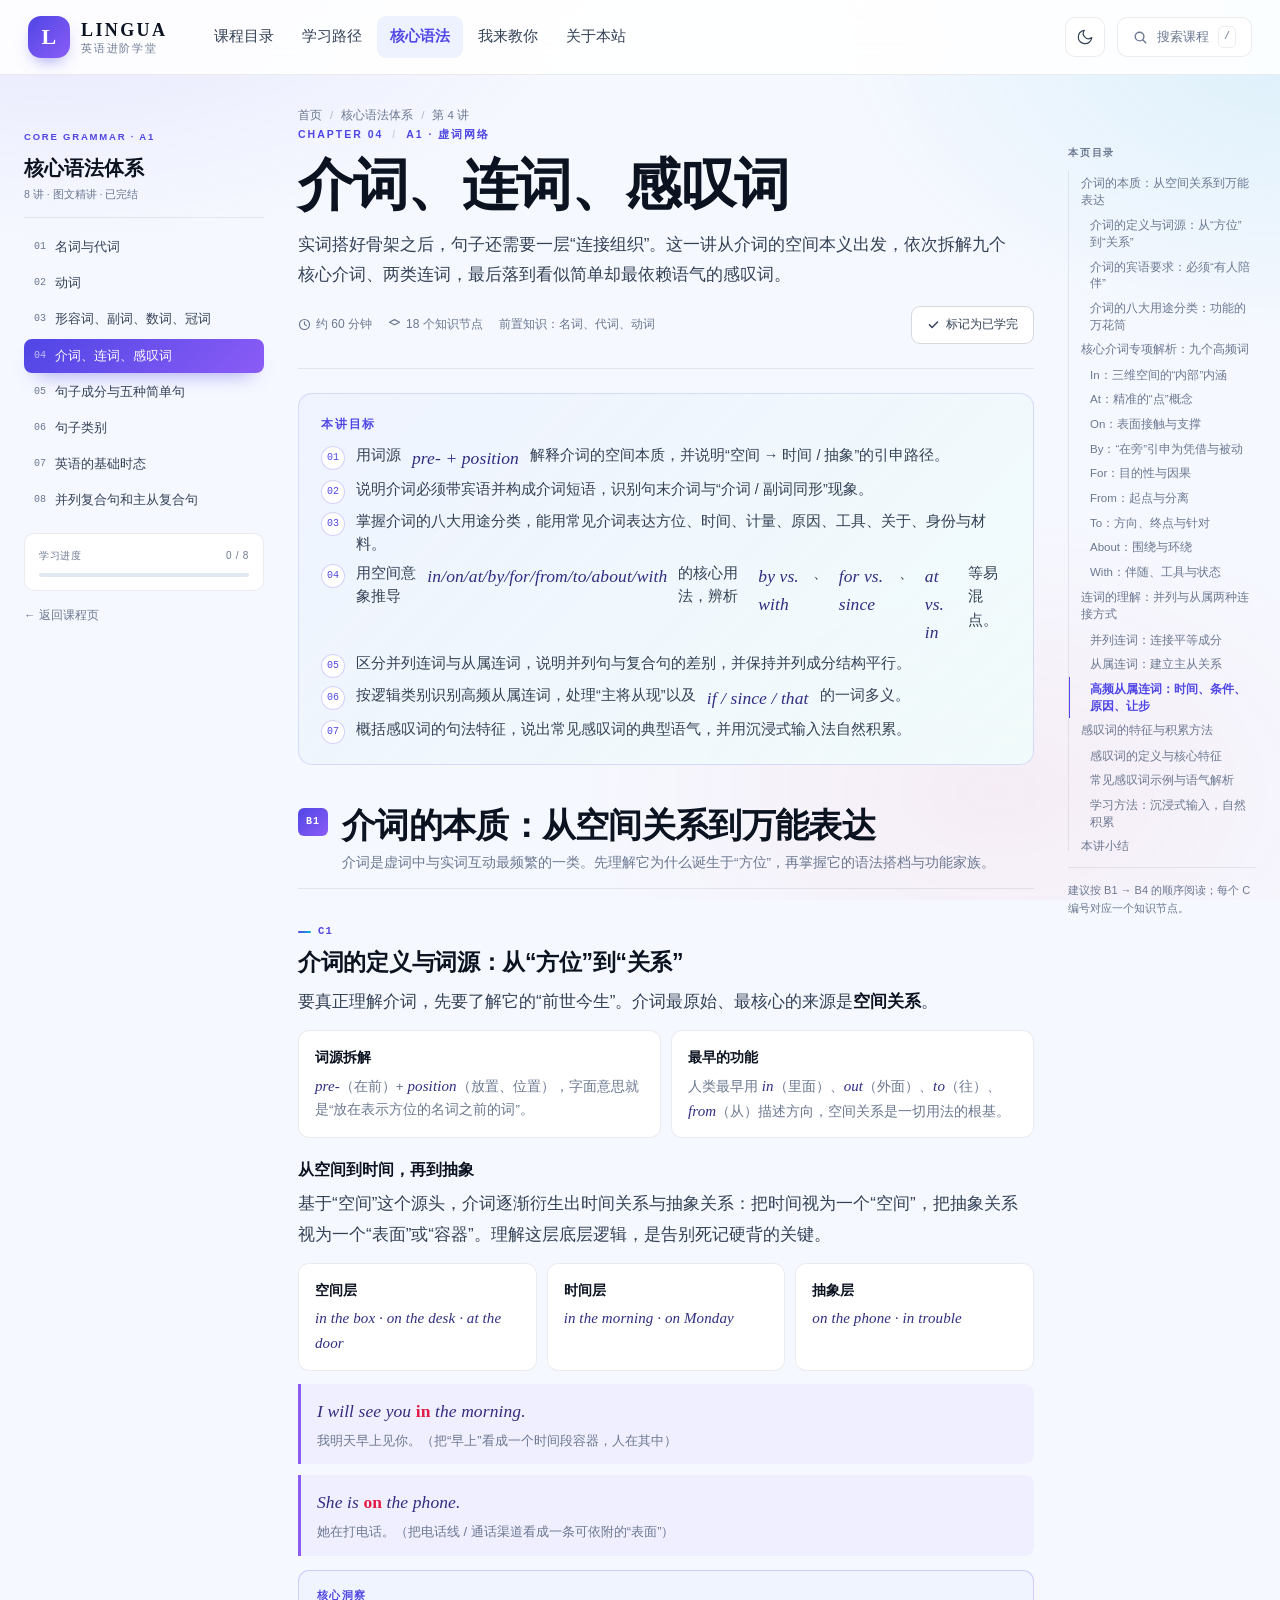
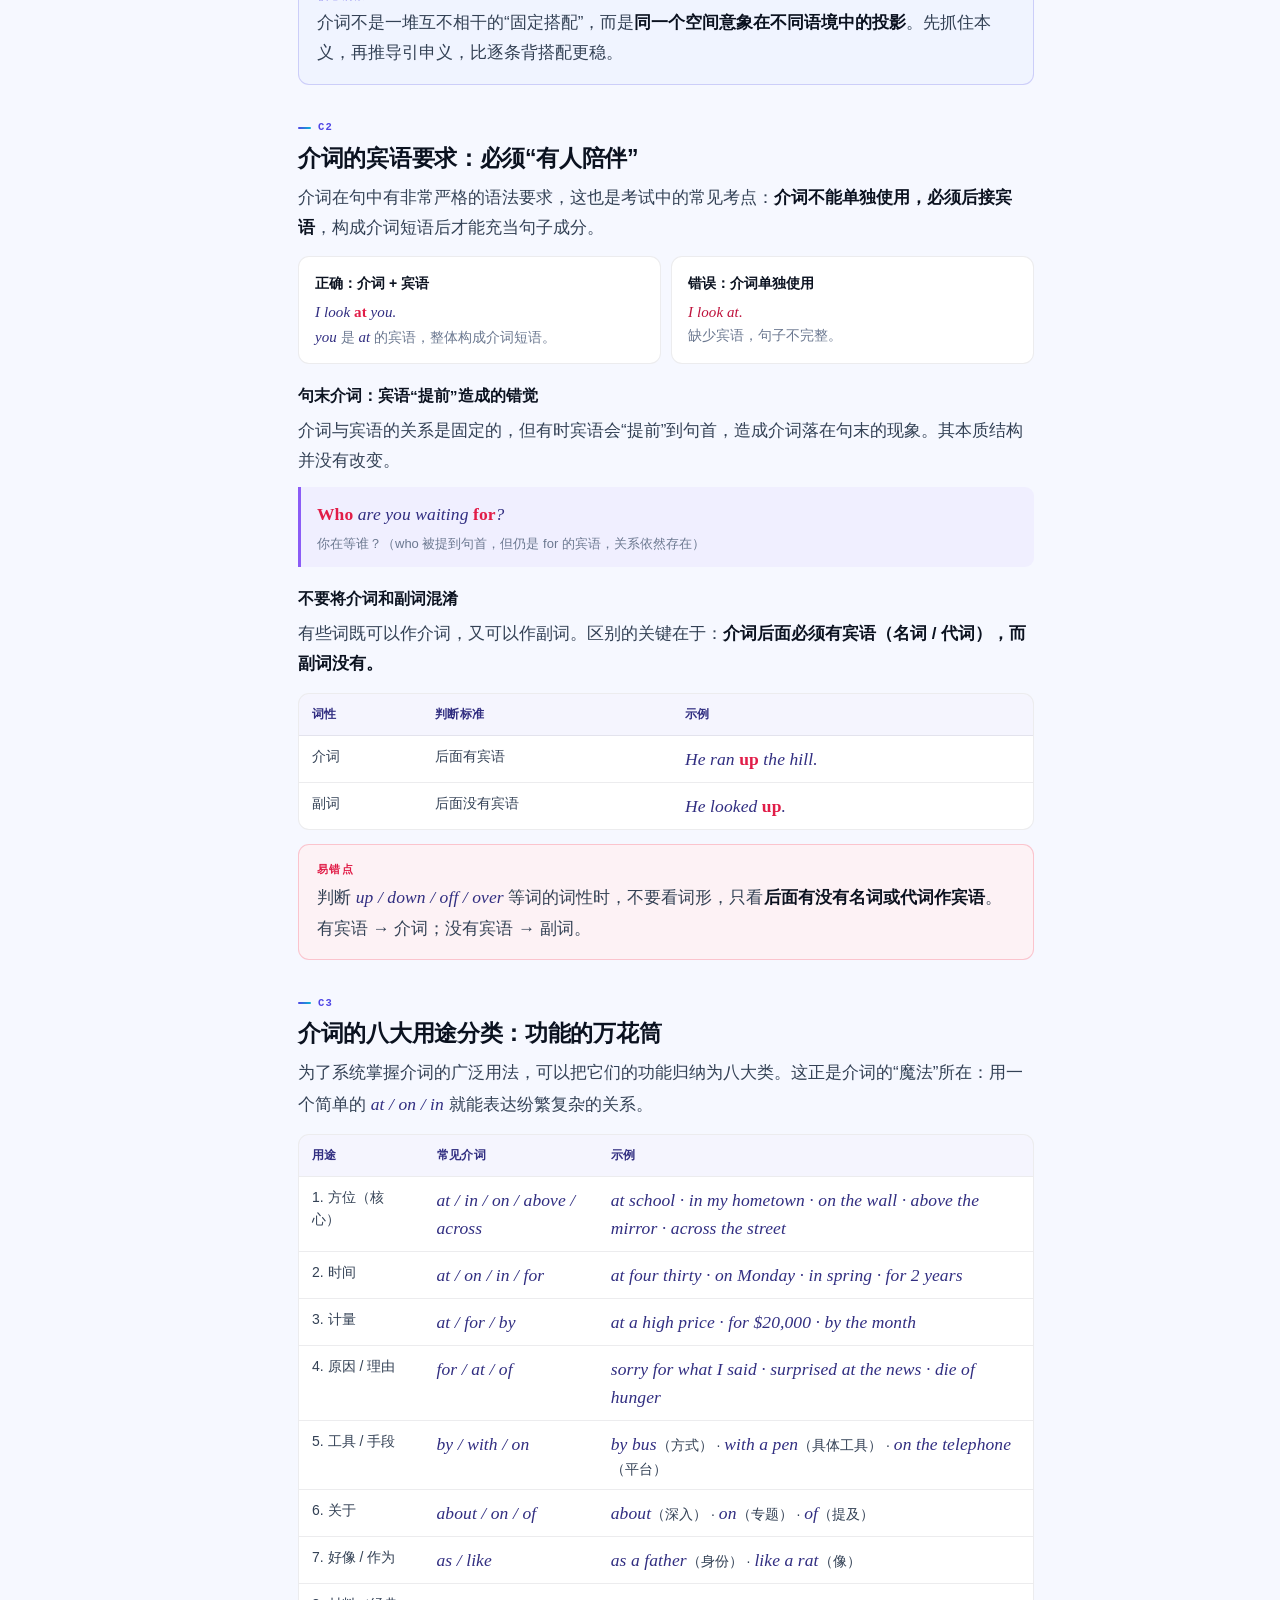
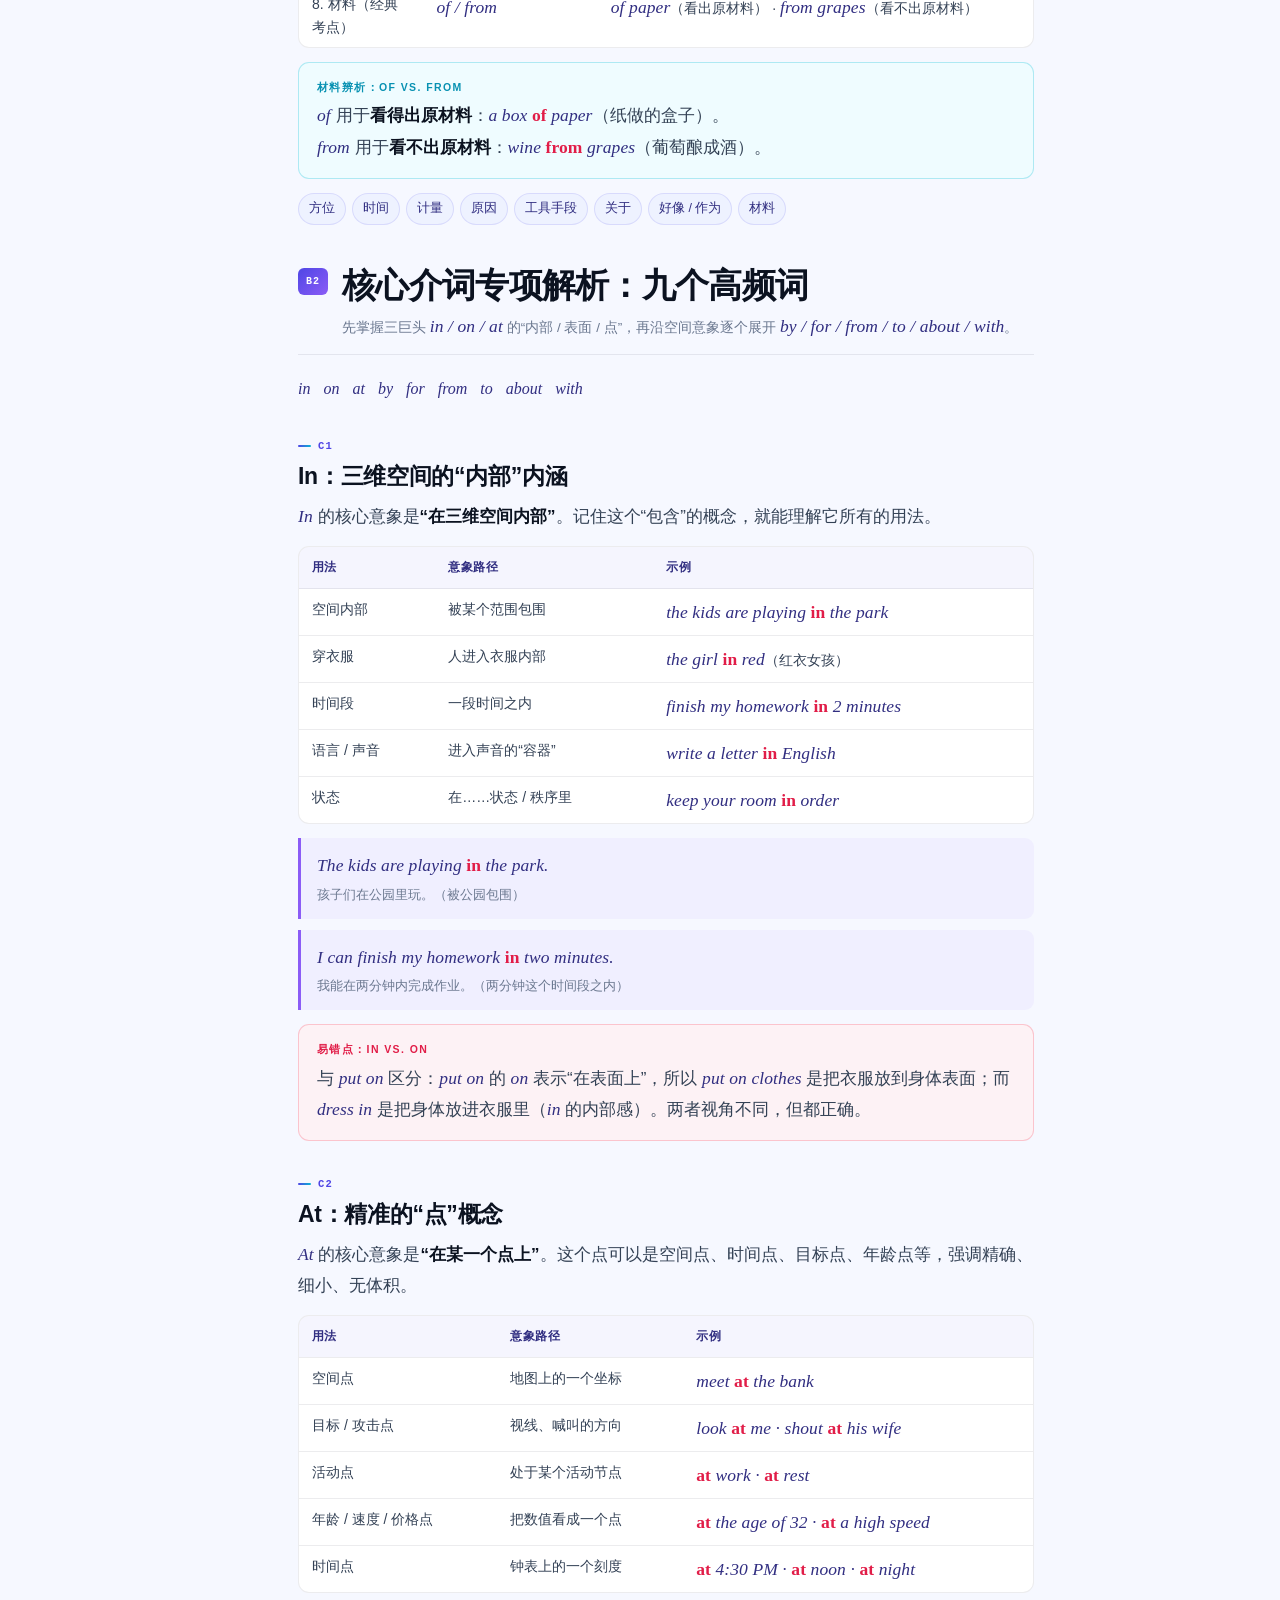
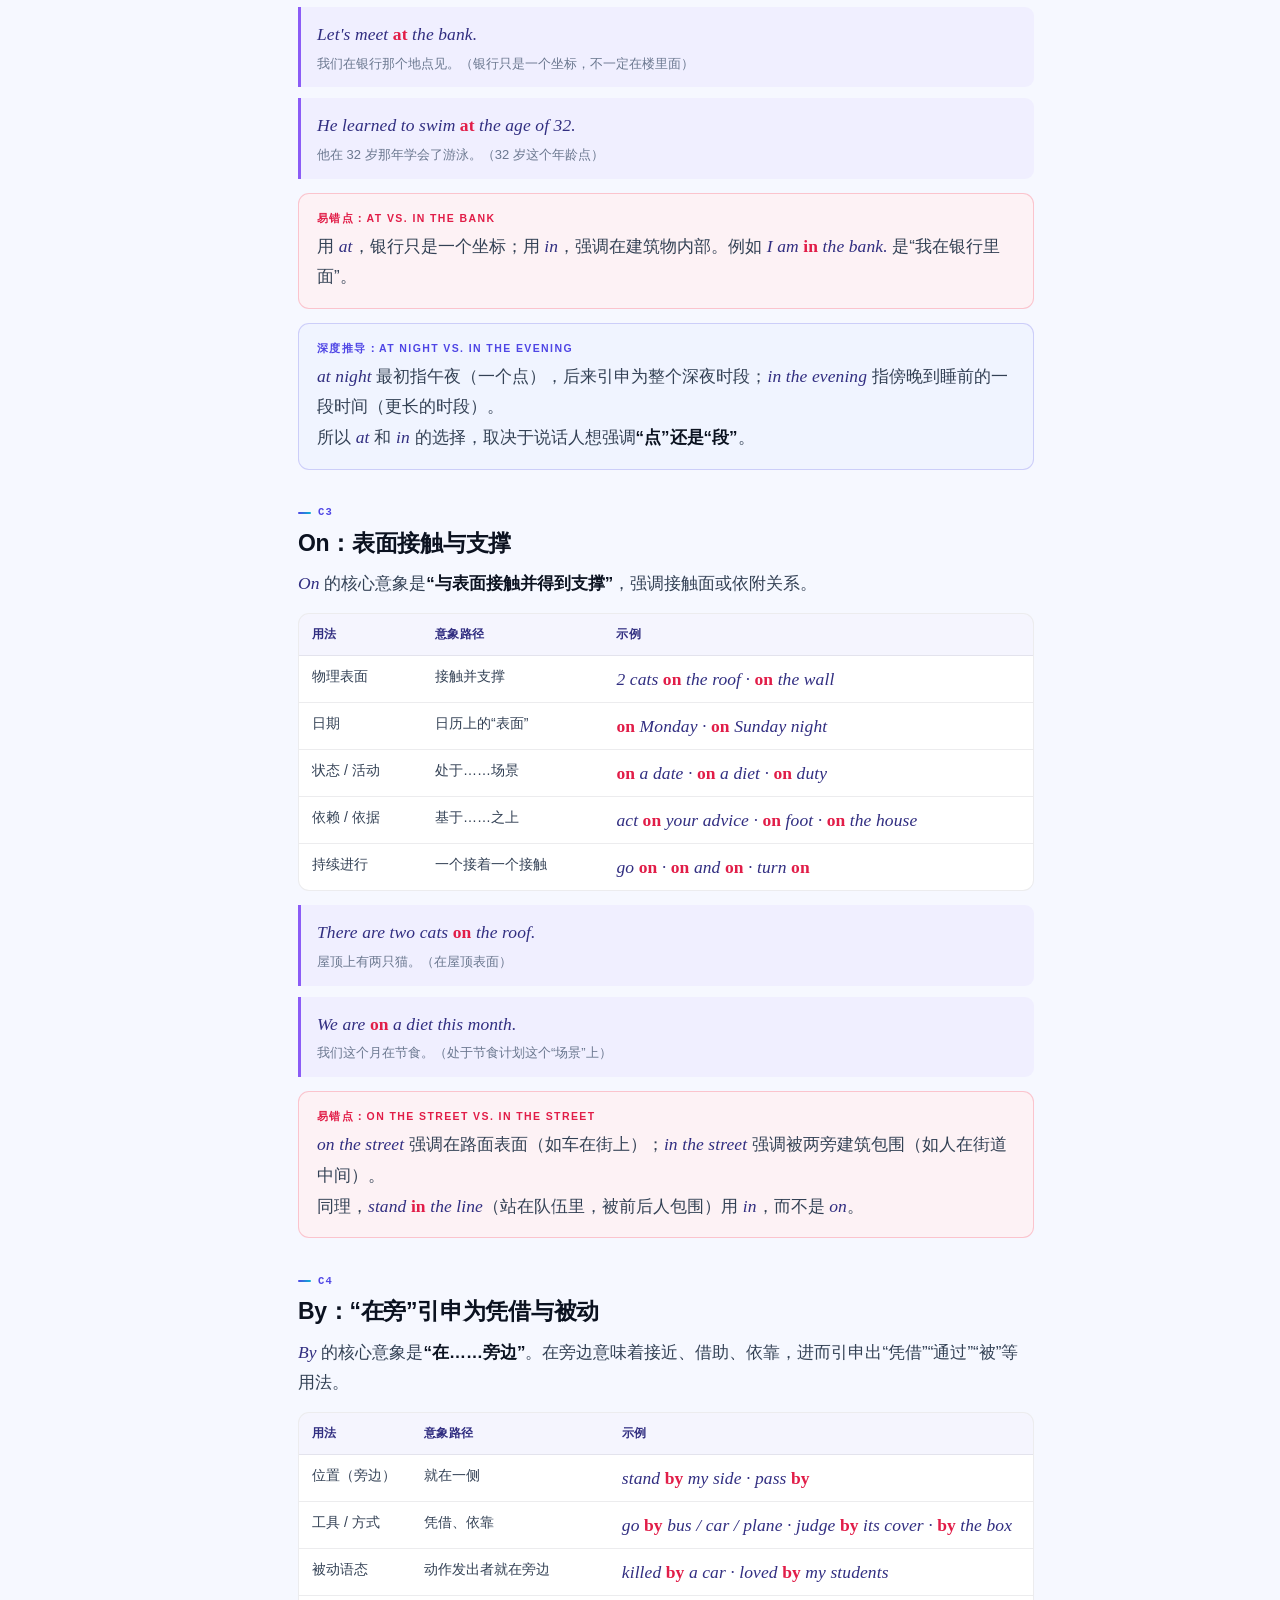
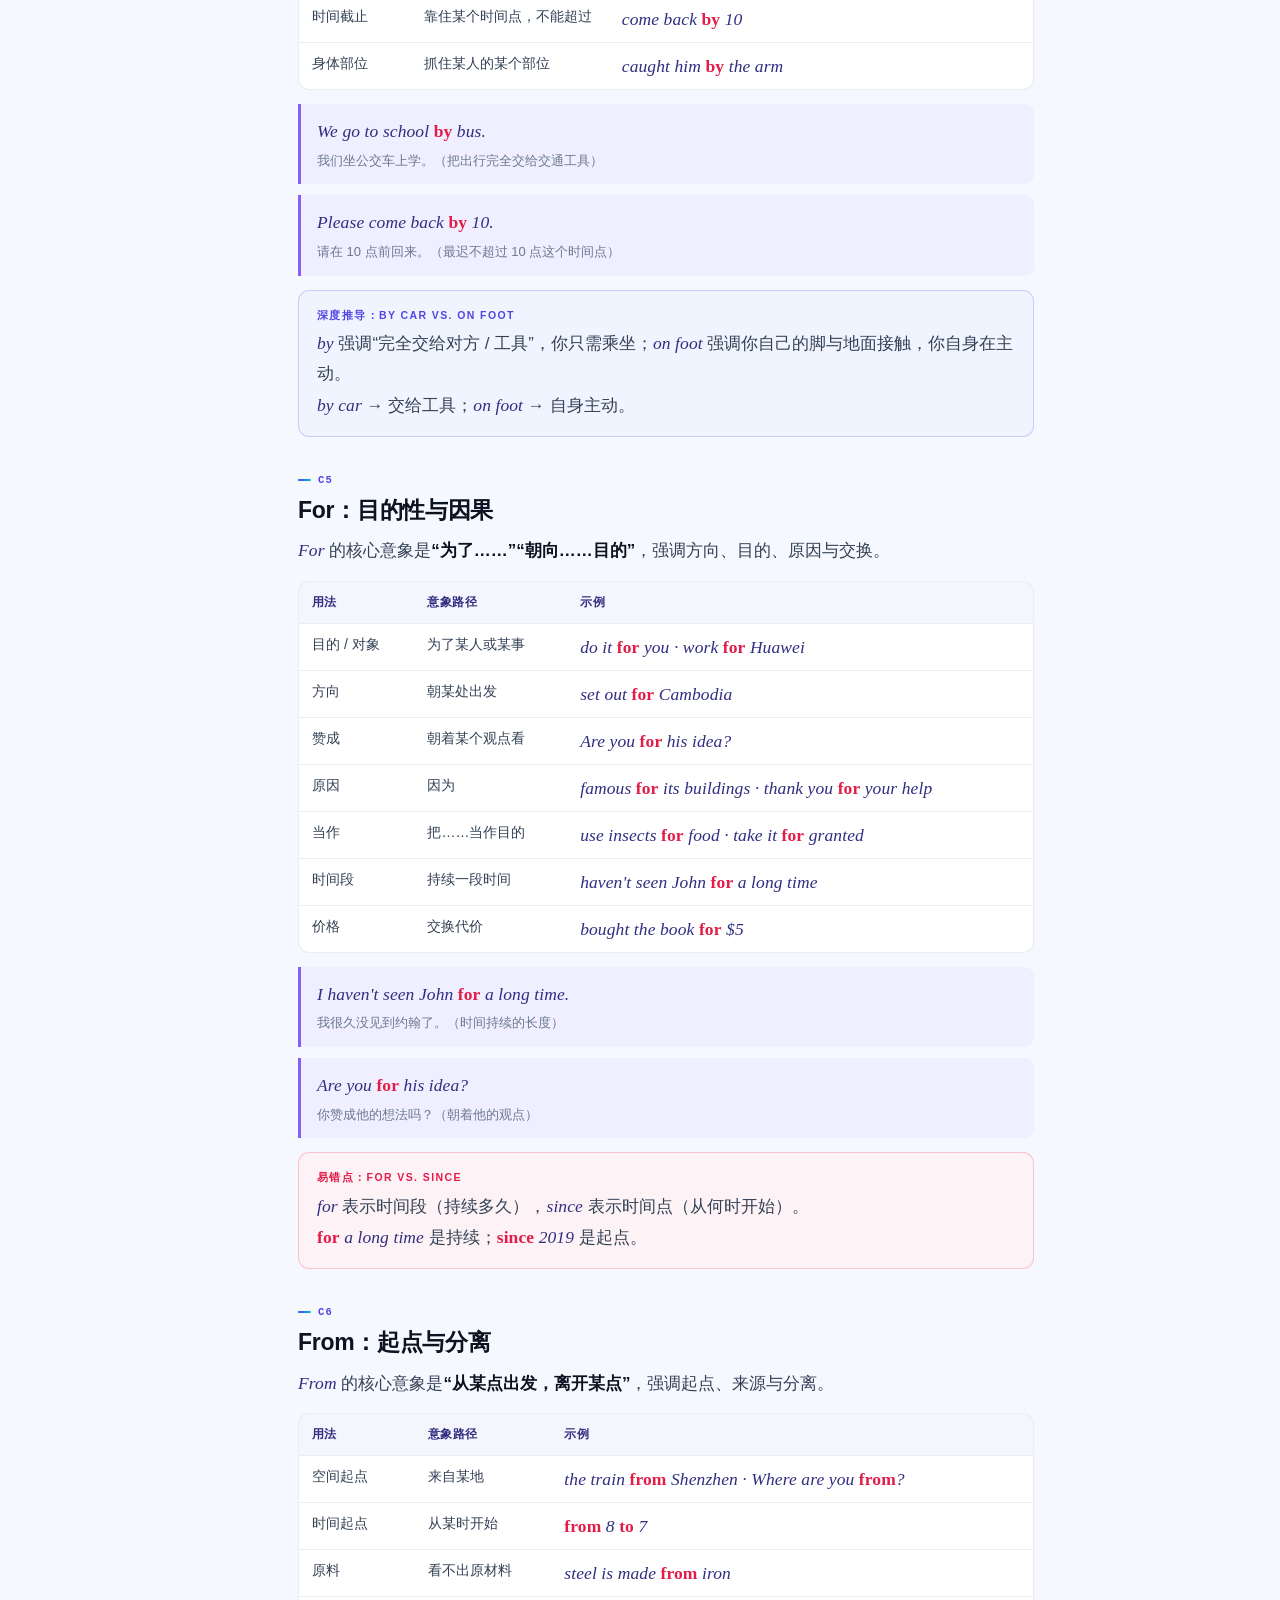
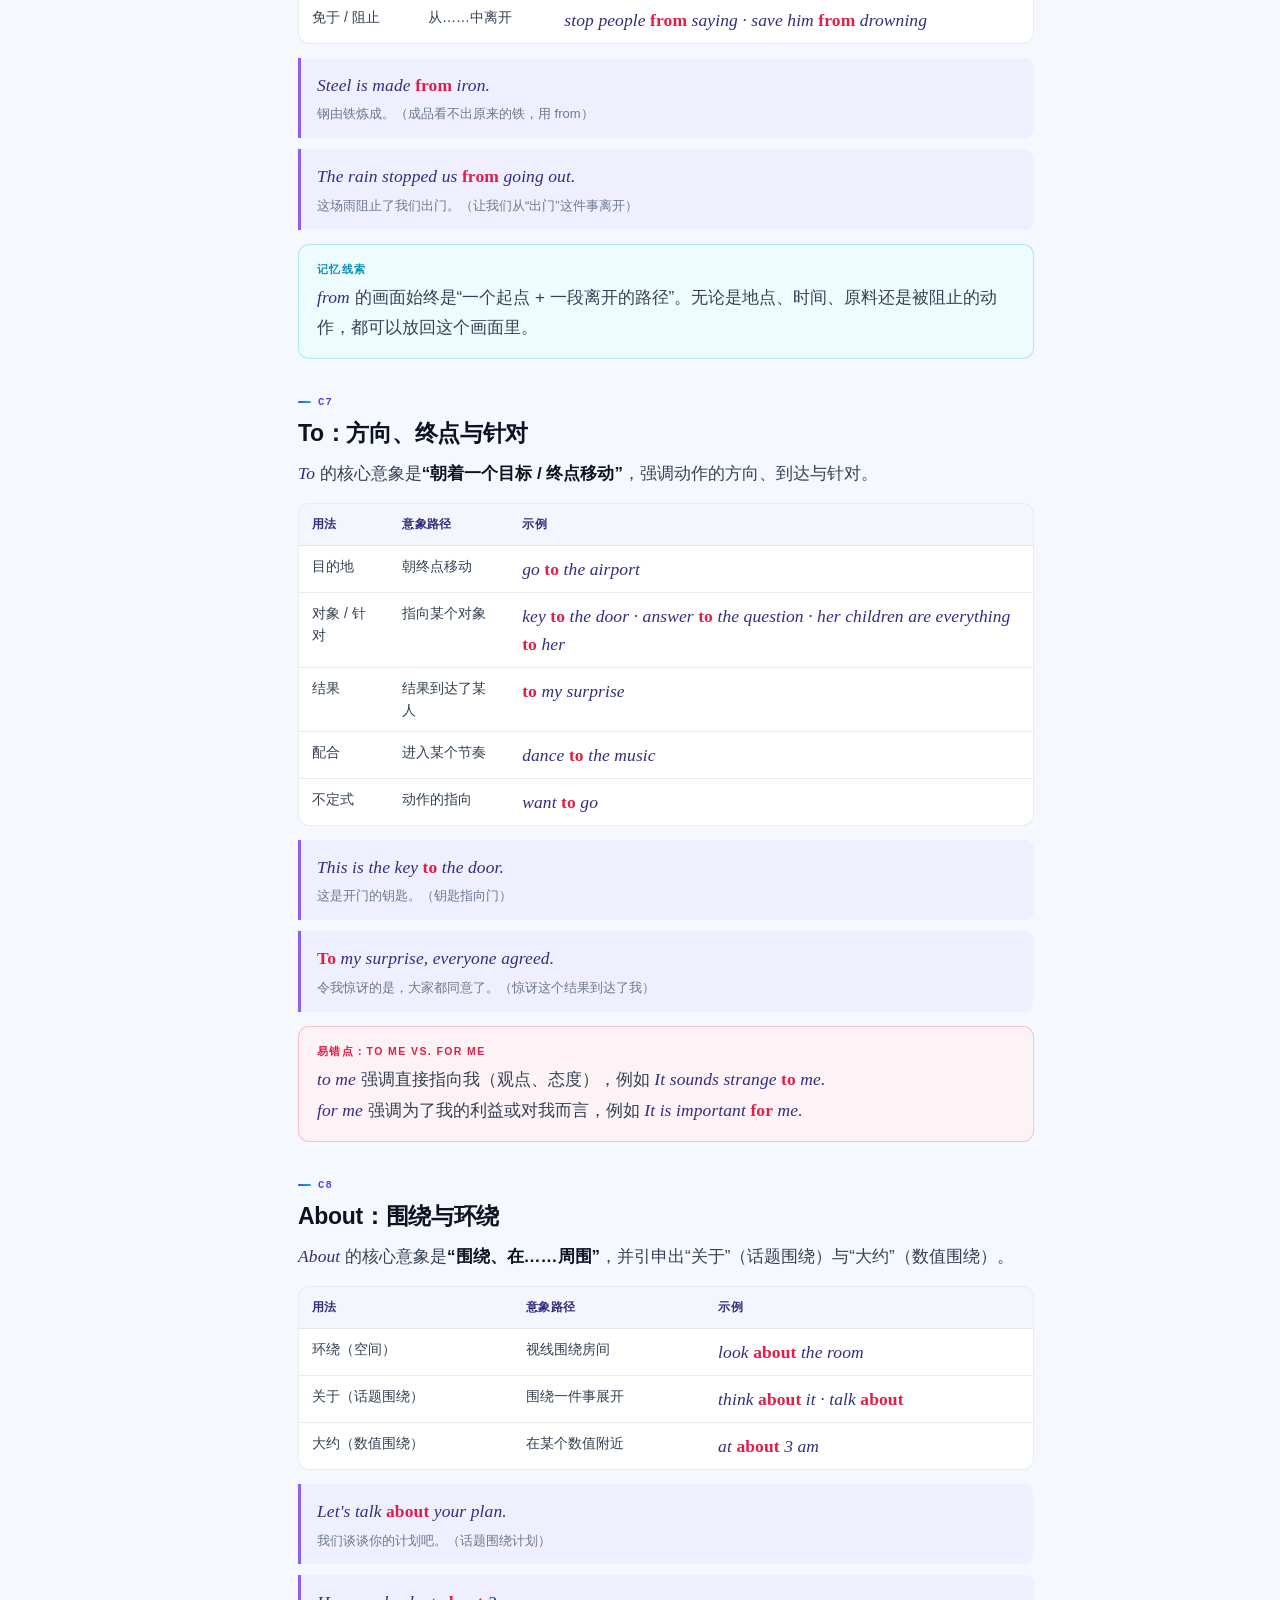
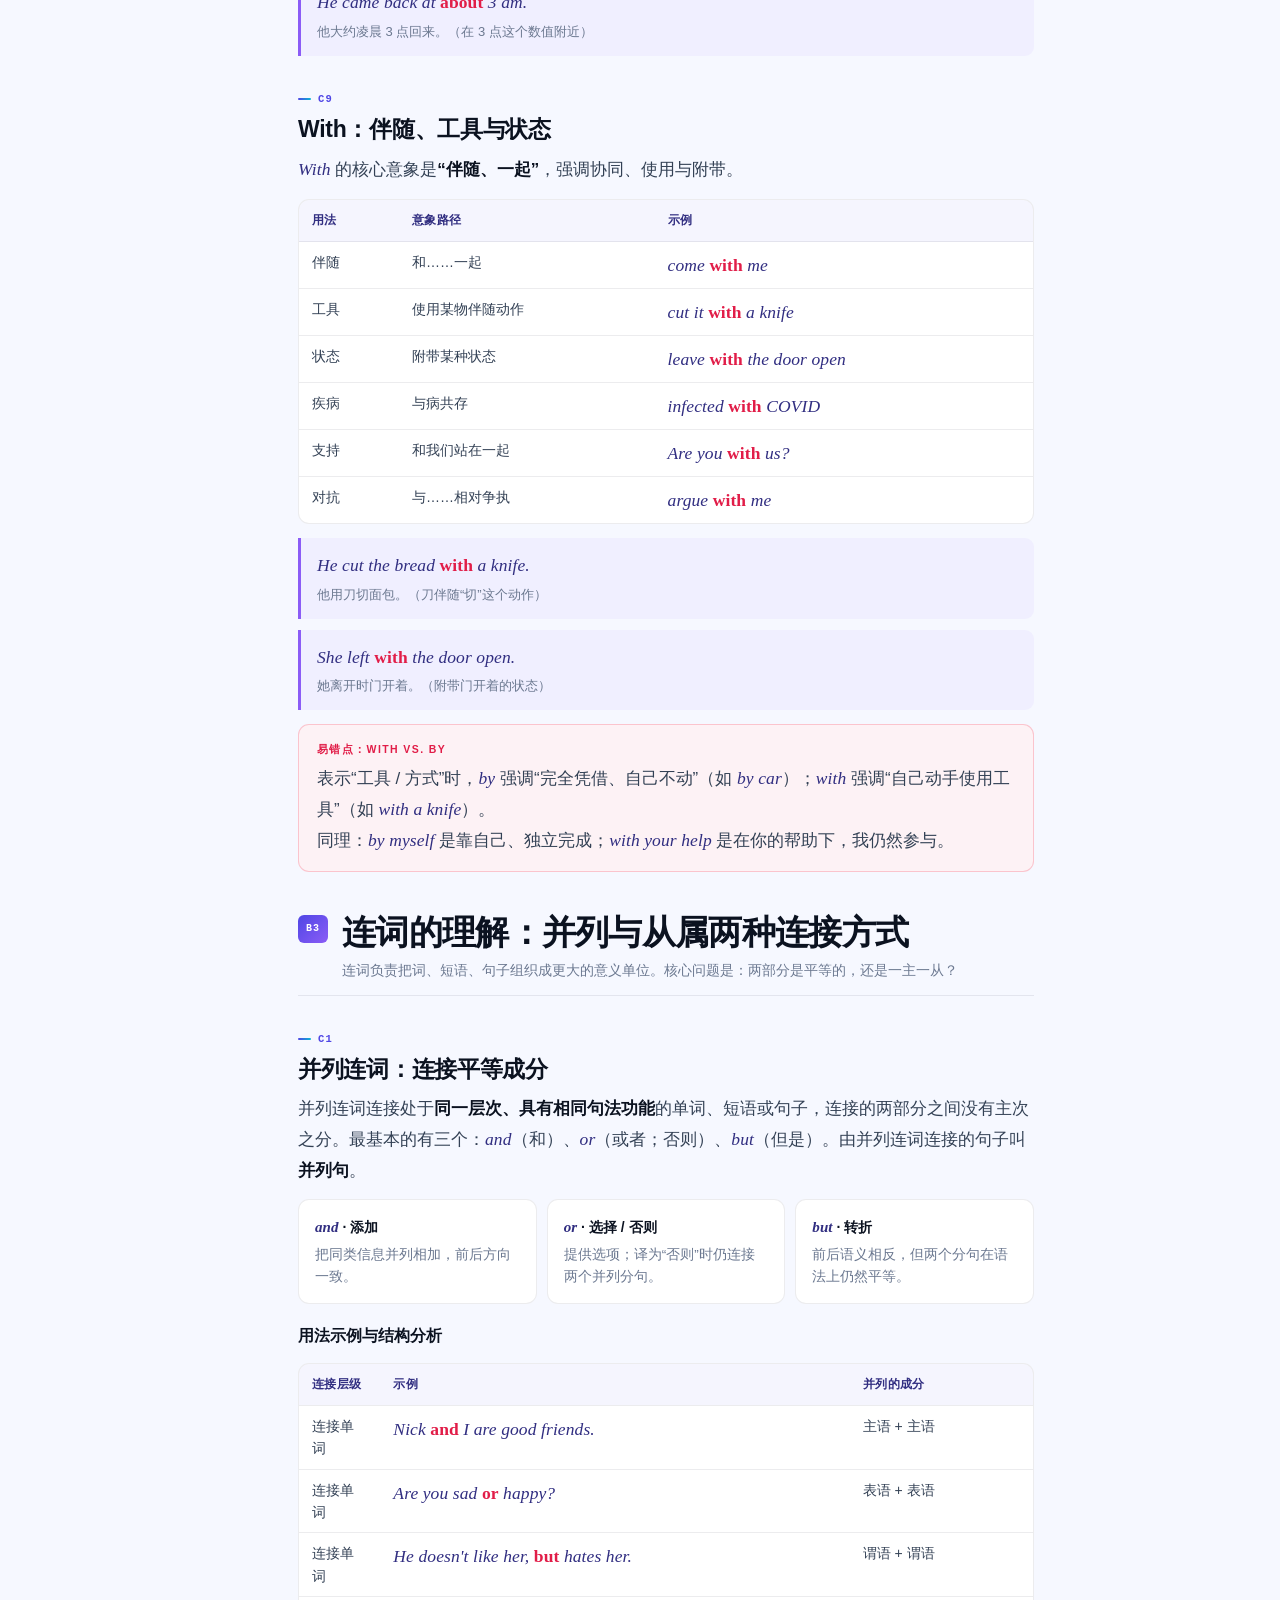
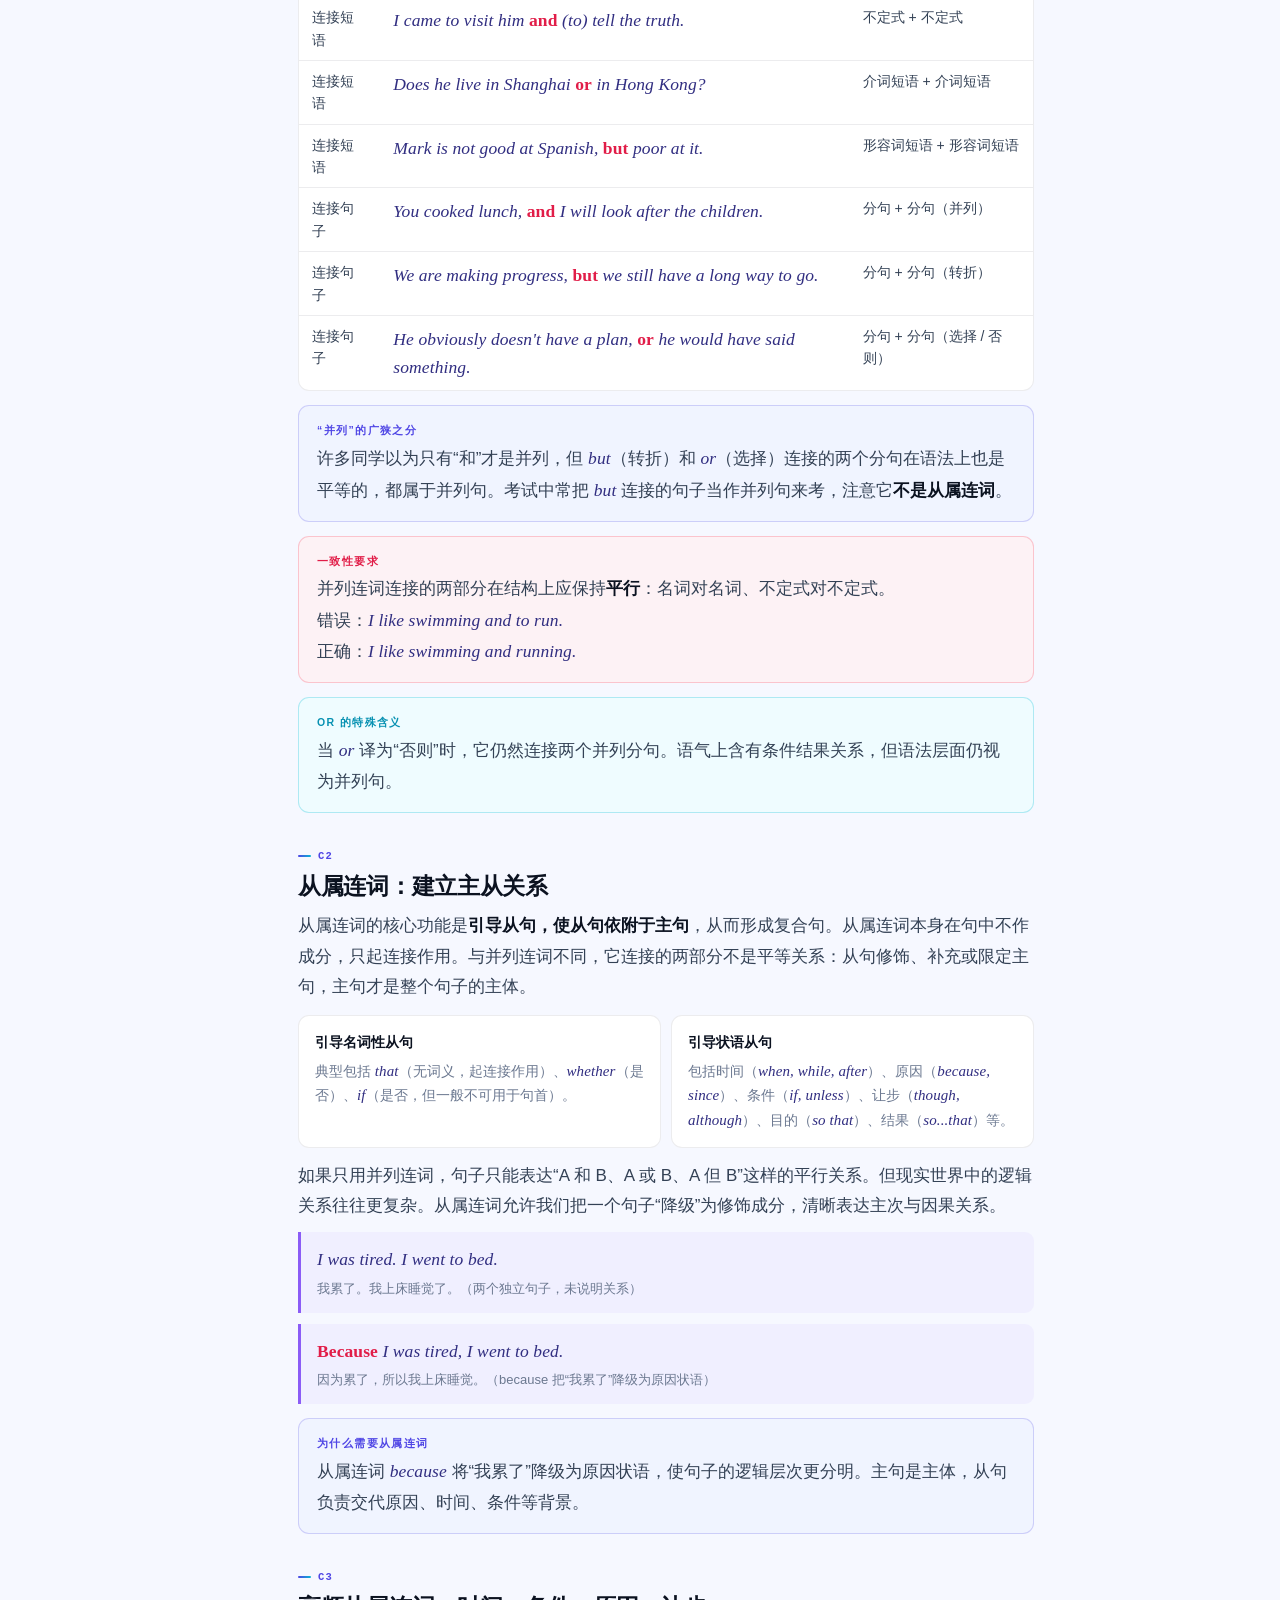
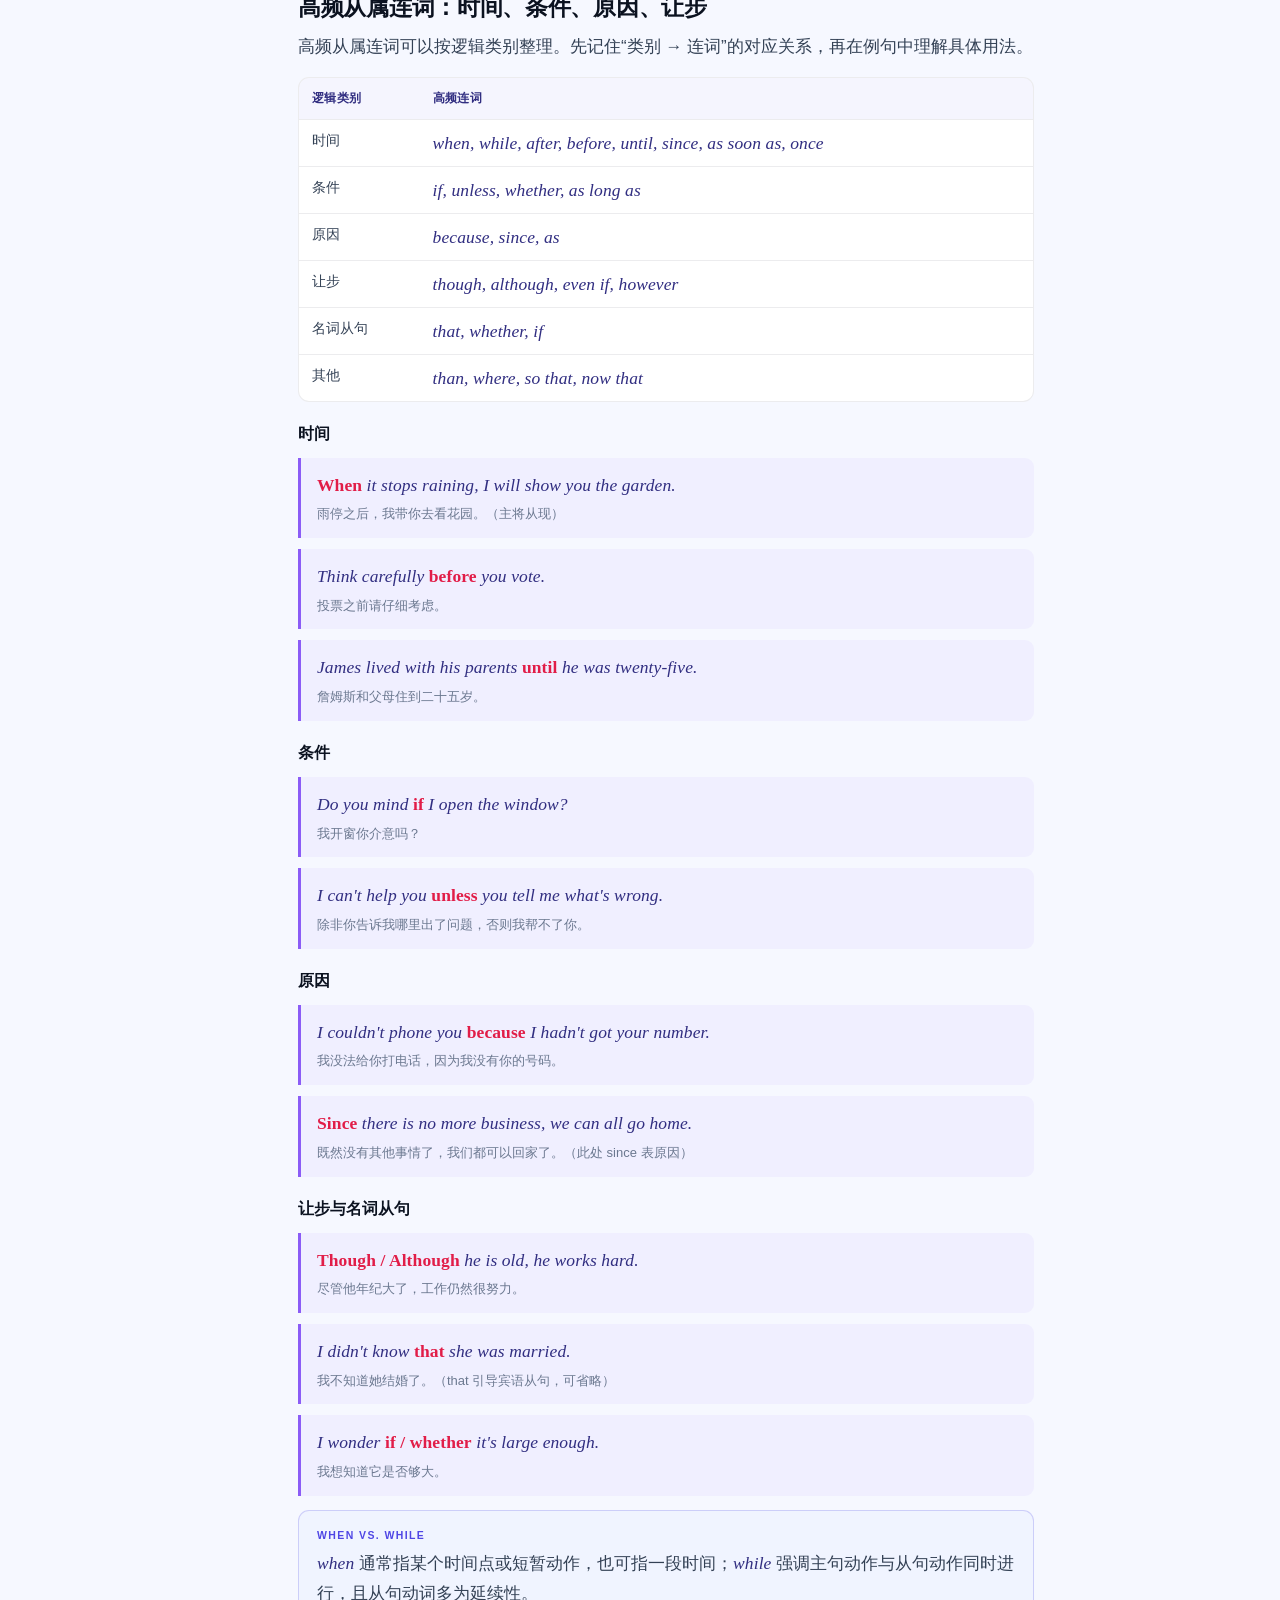
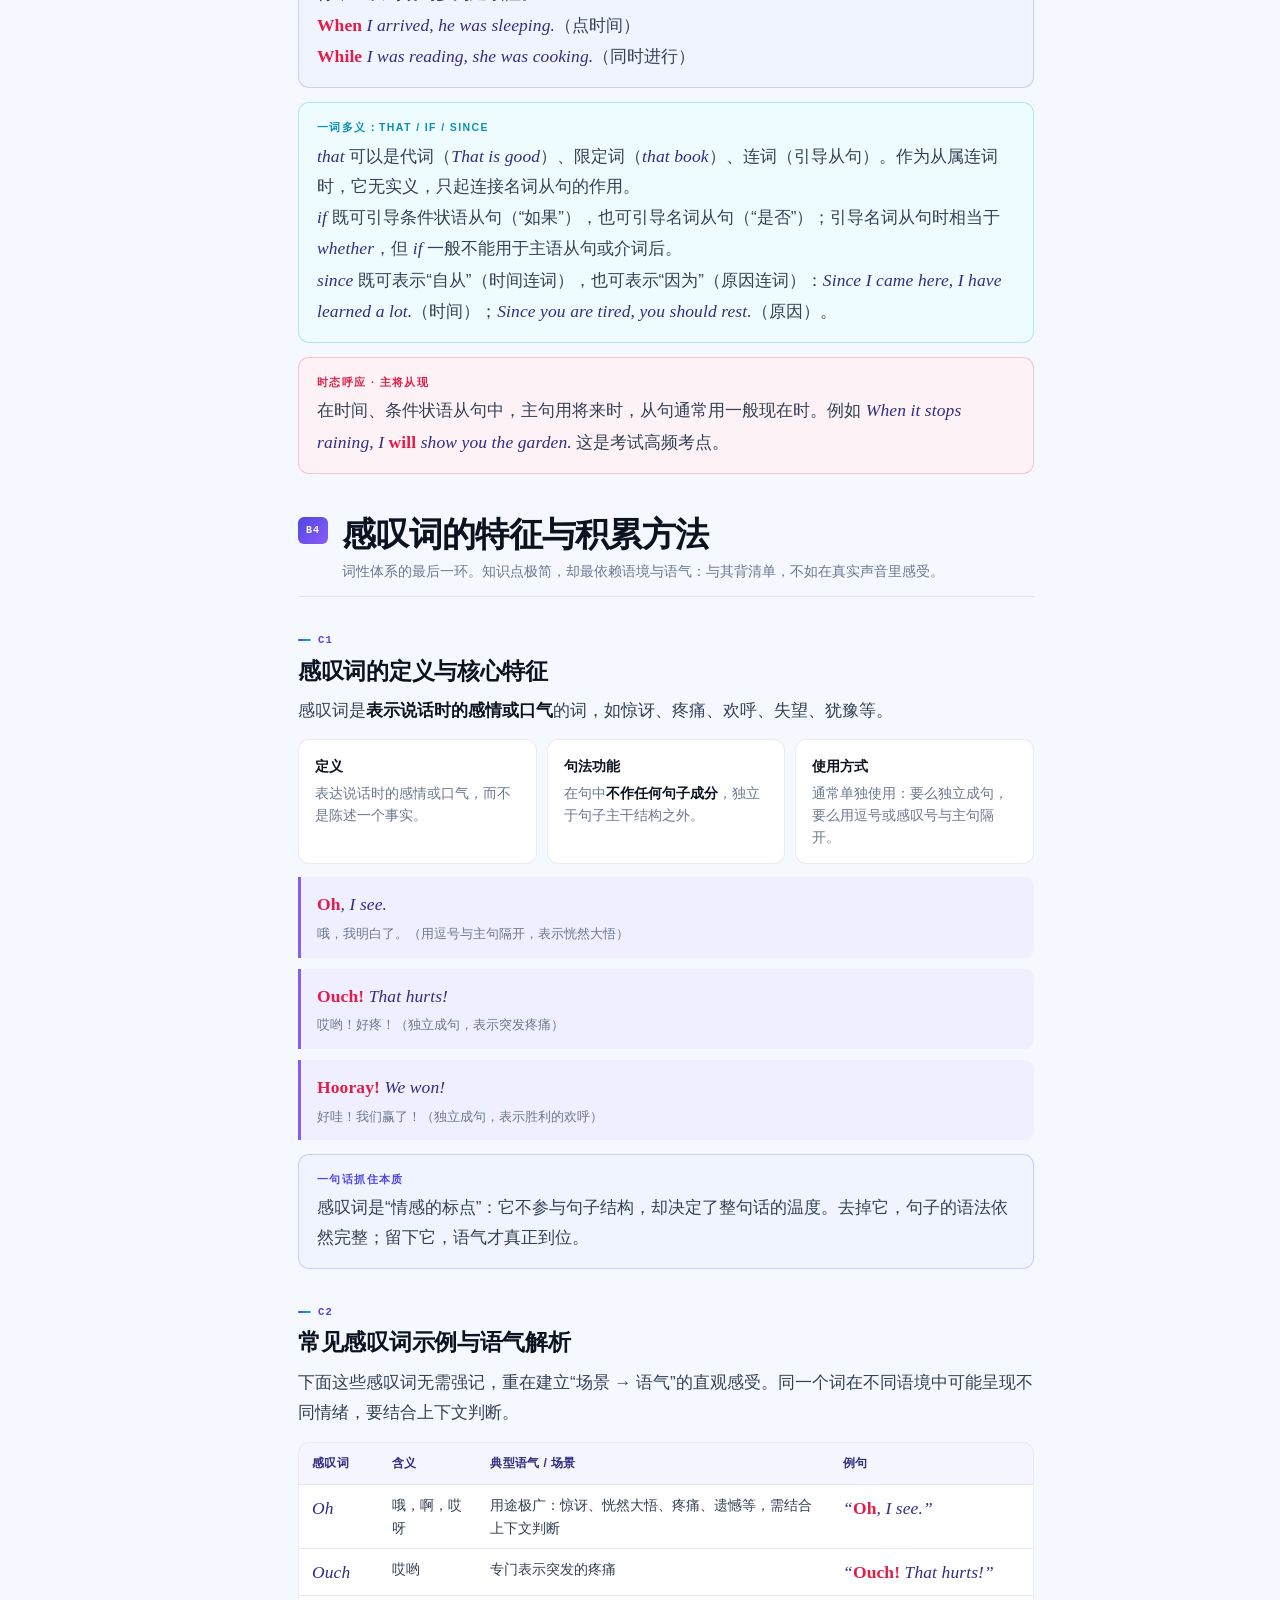
<file: lesson-04.html>
<!DOCTYPE html>
<html lang="zh-CN">
<head>
  <meta charset="UTF-8">
  <meta name="viewport" content="width=device-width, initial-scale=1">
  <script>
    (function () {
      try {
        var saved = localStorage.getItem("lingua.theme");
        var dark = saved ? saved === "dark" : window.matchMedia("(prefers-color-scheme: dark)").matches;
        document.documentElement.setAttribute("data-theme", dark ? "dark" : "light");
      } catch (e) { /* 忽略隐私模式限制 */ }
    })();
  </script>
  <title>第 4 讲 · 介词、连词、感叹词 | 核心语法体系 · LINGUA</title>
  <meta name="description" content="核心语法体系第 4 讲：从空间本义理解介词，逐个解析 in/on/at/by/for/from/to/about/with，再进入并列连词、从属连词与感叹词。">
  <link rel="icon" href="data:image/svg+xml,%3Csvg xmlns='http://www.w3.org/2000/svg' viewBox='0 0 40 40'%3E%3Crect width='40' height='40' rx='12' fill='%231e5a4a'/%3E%3Ctext x='20' y='27' font-family='Georgia' font-size='20' fill='%23f3e7cd' text-anchor='middle'%3EL%3C/text%3E%3C/svg%3E">
  <link rel="stylesheet" href="assets/css/site.css">
</head>
<body data-page="lesson" data-lesson="4">

  <header class="site-header">
    <div class="header-inner">
      <a class="logo" href="index.html" aria-label="LINGUA 首页">
        <span class="logo-mark">L</span>
        <span class="logo-text"><b>LINGUA</b><span>英语进阶学堂</span></span>
      </a>
      <nav class="main-nav" aria-label="主导航">
        <a href="index.html#catalog">课程目录</a>
        <a href="index.html#roadmap">学习路径</a>
        <a href="lesson-04.html" class="is-active">核心语法</a>
        <a href="teach.html">我来教你</a>
        <a href="index.html#about">关于本站</a>
      </nav>
      <div class="header-actions">
        <button class="theme-toggle" type="button" data-theme-toggle aria-label="切换到深色模式" aria-pressed="false" title="切换到深色模式">
          <svg class="icon-moon" viewBox="0 0 24 24" fill="none" stroke="currentColor" stroke-width="1.6" aria-hidden="true"><path d="M21 12.8A9 9 0 1 1 11.2 3a7 7 0 0 0 9.8 9.8Z" stroke-linecap="round" stroke-linejoin="round"/></svg>
          <svg class="icon-sun" viewBox="0 0 24 24" fill="none" stroke="currentColor" stroke-width="1.6" aria-hidden="true"><circle cx="12" cy="12" r="4.2"/><path d="M12 2.4v2.2M12 19.4v2.2M2.4 12h2.2M19.4 12h2.2M5.2 5.2l1.6 1.6M17.2 17.2l1.6 1.6M18.8 5.2l-1.6 1.6M6.8 17.2l-1.6 1.6" stroke-linecap="round"/></svg>
        </button>
        <a class="search-jump" href="index.html#catalog">
          <svg viewBox="0 0 16 16" fill="none" stroke="currentColor" stroke-width="1.5" aria-hidden="true"><circle cx="7" cy="7" r="4.6"/><path d="m10.6 10.6 3 3" stroke-linecap="round"/></svg>
          <span>搜索课程</span><kbd>/</kbd>
        </a>
        <button class="nav-toggle" aria-label="打开菜单" aria-expanded="false">
          <svg viewBox="0 0 20 20" width="18" height="18" fill="none" stroke="currentColor" stroke-width="1.6"><path d="M3 6h14M3 10h14M3 14h14" stroke-linecap="round"/></svg>
        </button>
      </div>
    </div>
  </header>

  <div class="lesson-shell">
    <div class="lesson-layout">
      <aside class="lesson-sidebar">
        <div class="sidebar-course">
          <span class="series">Core Grammar · A1</span>
          <b>核心语法体系</b>
          <span class="meta">8 讲 · 图文精讲 · 已完结</span>
        </div>
        <nav class="chapter-nav" aria-label="章节目录">
          <a data-chapter="1" href="lesson-01.html"><span class="n">01</span><span>名词与代词</span></a>
          <a data-chapter="2" href="lesson-02.html"><span class="n">02</span><span>动词</span></a>
          <a data-chapter="3" href="lesson-03.html"><span class="n">03</span><span>形容词、副词、数词、冠词</span></a>
          <a data-chapter="4" class="is-active" href="lesson-04.html"><span class="n">04</span><span>介词、连词、感叹词</span></a>
          <a data-chapter="5" href="lesson-05.html"><span class="n">05</span><span>句子成分与五种简单句</span></a>
          <a data-chapter="6" href="lesson-06.html"><span class="n">06</span><span>句子类别</span></a>
          <a data-chapter="7" href="lesson-07.html"><span class="n">07</span><span>英语的基础时态</span></a>
          <a data-chapter="8" href="lesson-08.html"><span class="n">08</span><span>并列复合句和主从复合句</span></a>
        </nav>
        <div class="sidebar-progress">
          <div class="sp-top"><span>学习进度</span><span class="sp-count">0 / 8</span></div>
          <div class="sp-bar"><i></i></div>
        </div>
        <a class="sidebar-back" href="course.html?id=21">← 返回课程页</a>
      </aside>

      <main class="lesson-main">
        <nav class="breadcrumb">
          <a href="index.html">首页</a><span class="sep">/</span>
          <a href="course.html?id=21">核心语法体系</a><span class="sep">/</span>
          <span>第 4 讲</span>
        </nav>

        <header class="lesson-header">
          <div class="lesson-kicker"><span>Chapter 04</span><span class="sep">/</span><span>A1 · 虚词网络</span></div>
          <h1>介词、连词、感叹词</h1>
          <p class="lesson-lede">实词搭好骨架之后，句子还需要一层“连接组织”。这一讲从介词的空间本义出发，依次拆解九个核心介词、两类连词，最后落到看似简单却最依赖语气的感叹词。</p>
          <div class="lesson-meta">
            <span><svg viewBox="0 0 16 16" fill="none" stroke="currentColor" stroke-width="1.4"><circle cx="8" cy="8" r="6.2"/><path d="M8 4.6V8l2.3 1.4" stroke-linecap="round"/></svg>约 60 分钟</span>
            <span><svg viewBox="0 0 16 16" fill="none" stroke="currentColor" stroke-width="1.4"><path d="M8 2 1.8 5.2 8 8.4l6.2-3.2L8 2Z" stroke-linejoin="round"/></svg>18 个知识节点</span>
            <span>前置知识：名词、代词、动词</span>
            <button class="complete-btn" type="button">
              <svg viewBox="0 0 16 16" fill="none" stroke="currentColor" stroke-width="1.8"><path d="m3 8.4 3.2 3.2L13 4.8" stroke-linecap="round" stroke-linejoin="round"/></svg>
              标记为已学完
            </button>
          </div>
        </header>

        <section class="objectives">
          <h2>本讲目标</h2>
          <ol>
            <li>用词源 <span class="en">pre- + position</span> 解释介词的空间本质，并说明“空间 → 时间 / 抽象”的引申路径。</li>
            <li>说明介词必须带宾语并构成介词短语，识别句末介词与“介词 / 副词同形”现象。</li>
            <li>掌握介词的八大用途分类，能用常见介词表达方位、时间、计量、原因、工具、关于、身份与材料。</li>
            <li>用空间意象推导 <span class="en">in/on/at/by/for/from/to/about/with</span> 的核心用法，辨析 <span class="en">by vs. with</span>、<span class="en">for vs. since</span>、<span class="en">at vs. in</span> 等易混点。</li>
            <li>区分并列连词与从属连词，说明并列句与复合句的差别，并保持并列成分结构平行。</li>
            <li>按逻辑类别识别高频从属连词，处理“主将从现”以及 <span class="en">if / since / that</span> 的一词多义。</li>
            <li>概括感叹词的句法特征，说出常见感叹词的典型语气，并用沉浸式输入法自然积累。</li>
          </ol>
        </section>

        <article>
          <!-- ================= B1 介词的本质 ================= -->
          <section class="part" id="part-preposition">
            <div class="part-head">
              <span class="part-tag">B1</span>
              <div>
                <h2 id="sec-part-preposition">介词的本质：从空间关系到万能表达</h2>
                <p>介词是虚词中与实词互动最频繁的一类。先理解它为什么诞生于“方位”，再掌握它的语法搭档与功能家族。</p>
              </div>
            </div>

            <div class="block">
              <span class="block-label">C1</span>
              <h3 id="sec-prep-origin">介词的定义与词源：从“方位”到“关系”</h3>
              <p>要真正理解介词，先要了解它的“前世今生”。介词最原始、最核心的来源是<strong>空间关系</strong>。</p>

              <div class="card-grid two">
                <div class="mini-card">
                  <h5>词源拆解</h5>
                  <p><span class="en">pre-</span>（在前）+ <span class="en">position</span>（放置、位置），字面意思就是“放在表示方位的名词之前的词”。</p>
                </div>
                <div class="mini-card">
                  <h5>最早的功能</h5>
                  <p>人类最早用 <span class="en">in</span>（里面）、<span class="en">out</span>（外面）、<span class="en">to</span>（往）、<span class="en">from</span>（从）描述方向，空间关系是一切用法的根基。</p>
                </div>
              </div>

              <h4>从空间到时间，再到抽象</h4>
              <p>基于“空间”这个源头，介词逐渐衍生出时间关系与抽象关系：把时间视为一个“空间”，把抽象关系视为一个“表面”或“容器”。理解这层底层逻辑，是告别死记硬背的关键。</p>

              <div class="card-grid three">
                <div class="mini-card">
                  <h5>空间层</h5>
                  <p class="en">in the box · on the desk · at the door</p>
                </div>
                <div class="mini-card">
                  <h5>时间层</h5>
                  <p class="en">in the morning · on Monday</p>
                </div>
                <div class="mini-card">
                  <h5>抽象层</h5>
                  <p class="en">on the phone · in trouble</p>
                </div>
              </div>

              <div class="example">
                <span class="en">I will see you <b>in</b> the morning.</span>
                <span class="zh">我明天早上见你。（把“早上”看成一个时间段容器，人在其中）</span>
              </div>
              <div class="example">
                <span class="en">She is <b>on</b> the phone.</span>
                <span class="zh">她在打电话。（把电话线 / 通话渠道看成一条可依附的“表面”）</span>
              </div>

              <div class="callout idea">
                <b class="t">核心洞察</b>
                <p>介词不是一堆互不相干的“固定搭配”，而是<strong>同一个空间意象在不同语境中的投影</strong>。先抓住本义，再推导引申义，比逐条背搭配更稳。</p>
              </div>
            </div>

            <div class="block">
              <span class="block-label">C2</span>
              <h3 id="sec-prep-object">介词的宾语要求：必须“有人陪伴”</h3>
              <p>介词在句中有非常严格的语法要求，这也是考试中的常见考点：<strong>介词不能单独使用，必须后接宾语</strong>，构成介词短语后才能充当句子成分。</p>

              <div class="card-grid two">
                <div class="mini-card">
                  <h5>正确：介词 + 宾语</h5>
                  <p class="en">I look <b>at</b> you.</p>
                  <p><span class="en">you</span> 是 <span class="en">at</span> 的宾语，整体构成介词短语。</p>
                </div>
                <div class="mini-card">
                  <h5>错误：介词单独使用</h5>
                  <p class="en" style="color:#be123c">I look at.</p>
                  <p>缺少宾语，句子不完整。</p>
                </div>
              </div>

              <h4>句末介词：宾语“提前”造成的错觉</h4>
              <p>介词与宾语的关系是固定的，但有时宾语会“提前”到句首，造成介词落在句末的现象。其本质结构并没有改变。</p>
              <div class="example">
                <span class="en"><b>Who</b> are you waiting <b>for</b>?</span>
                <span class="zh">你在等谁？（who 被提到句首，但仍是 for 的宾语，关系依然存在）</span>
              </div>

              <h4>不要将介词和副词混淆</h4>
              <p>有些词既可以作介词，又可以作副词。区别的关键在于：<strong>介词后面必须有宾语（名词 / 代词），而副词没有。</strong></p>

              <div class="table-wrap">
                <table>
                  <thead><tr><th>词性</th><th>判断标准</th><th>示例</th></tr></thead>
                  <tbody>
                    <tr><td>介词</td><td>后面有宾语</td><td><span class="en">He ran <b>up</b> the hill.</span></td></tr>
                    <tr><td>副词</td><td>后面没有宾语</td><td><span class="en">He looked <b>up</b>.</span></td></tr>
                  </tbody>
                </table>
              </div>

              <div class="callout warn">
                <b class="t">易错点</b>
                <p>判断 <span class="en">up / down / off / over</span> 等词的词性时，不要看词形，只看<strong>后面有没有名词或代词作宾语</strong>。有宾语 → 介词；没有宾语 → 副词。</p>
              </div>
            </div>

            <div class="block">
              <span class="block-label">C3</span>
              <h3 id="sec-prep-functions">介词的八大用途分类：功能的万花筒</h3>
              <p>为了系统掌握介词的广泛用法，可以把它们的功能归纳为八大类。这正是介词的“魔法”所在：用一个简单的 <span class="en">at / on / in</span> 就能表达纷繁复杂的关系。</p>

              <div class="table-wrap">
                <table>
                  <thead><tr><th>用途</th><th>常见介词</th><th>示例</th></tr></thead>
                  <tbody>
                    <tr><td>1. 方位（核心）</td><td><span class="en">at / in / on / above / across</span></td><td><span class="en">at school · in my hometown · on the wall · above the mirror · across the street</span></td></tr>
                    <tr><td>2. 时间</td><td><span class="en">at / on / in / for</span></td><td><span class="en">at four thirty · on Monday · in spring · for 2 years</span></td></tr>
                    <tr><td>3. 计量</td><td><span class="en">at / for / by</span></td><td><span class="en">at a high price · for $20,000 · by the month</span></td></tr>
                    <tr><td>4. 原因 / 理由</td><td><span class="en">for / at / of</span></td><td><span class="en">sorry for what I said · surprised at the news · die of hunger</span></td></tr>
                    <tr><td>5. 工具 / 手段</td><td><span class="en">by / with / on</span></td><td><span class="en">by bus</span>（方式） · <span class="en">with a pen</span>（具体工具） · <span class="en">on the telephone</span>（平台）</td></tr>
                    <tr><td>6. 关于</td><td><span class="en">about / on / of</span></td><td><span class="en">about</span>（深入） · <span class="en">on</span>（专题） · <span class="en">of</span>（提及）</td></tr>
                    <tr><td>7. 好像 / 作为</td><td><span class="en">as / like</span></td><td><span class="en">as a father</span>（身份） · <span class="en">like a rat</span>（像）</td></tr>
                    <tr><td>8. 材料（经典考点）</td><td><span class="en">of / from</span></td><td><span class="en">of paper</span>（看出原材料） · <span class="en">from grapes</span>（看不出原材料）</td></tr>
                  </tbody>
                </table>
              </div>

              <div class="callout tip">
                <b class="t">材料辨析：of vs. from</b>
                <p><span class="en">of</span> 用于<strong>看得出原材料</strong>：<span class="en">a box <b>of</b> paper</span>（纸做的盒子）。<br>
                <span class="en">from</span> 用于<strong>看不出原材料</strong>：<span class="en">wine <b>from</b> grapes</span>（葡萄酿成酒）。</p>
              </div>

              <div class="chip-row">
                <span>方位</span><span>时间</span><span>计量</span><span>原因</span><span>工具手段</span><span>关于</span><span>好像 / 作为</span><span>材料</span>
              </div>
            </div>
          </section>

          <!-- ================= B2 核心介词专项 ================= -->
          <section class="part" id="part-core-preps">
            <div class="part-head">
              <span class="part-tag">B2</span>
              <div>
                <h2 id="sec-part-core-preps">核心介词专项解析：九个高频词</h2>
                <p>先掌握三巨头 <span class="en">in / on / at</span> 的“内部 / 表面 / 点”，再沿空间意象逐个展开 <span class="en">by / for / from / to / about / with</span>。</p>
              </div>
            </div>

            <div class="word-list" style="margin:2px 0 4px">
              <span class="w">in</span><span class="w">on</span><span class="w">at</span><span class="w">by</span><span class="w">for</span><span class="w">from</span><span class="w">to</span><span class="w">about</span><span class="w">with</span>
            </div>

            <div class="block">
              <span class="block-label">C1</span>
              <h3 id="sec-prep-in">In：三维空间的“内部”内涵</h3>
              <p><span class="en">In</span> 的核心意象是<strong>“在三维空间内部”</strong>。记住这个“包含”的概念，就能理解它所有的用法。</p>

              <div class="table-wrap">
                <table>
                  <thead><tr><th>用法</th><th>意象路径</th><th>示例</th></tr></thead>
                  <tbody>
                    <tr><td>空间内部</td><td>被某个范围包围</td><td><span class="en">the kids are playing <b>in</b> the park</span></td></tr>
                    <tr><td>穿衣服</td><td>人进入衣服内部</td><td><span class="en">the girl <b>in</b> red</span>（红衣女孩）</td></tr>
                    <tr><td>时间段</td><td>一段时间之内</td><td><span class="en">finish my homework <b>in</b> 2 minutes</span></td></tr>
                    <tr><td>语言 / 声音</td><td>进入声音的“容器”</td><td><span class="en">write a letter <b>in</b> English</span></td></tr>
                    <tr><td>状态</td><td>在……状态 / 秩序里</td><td><span class="en">keep your room <b>in</b> order</span></td></tr>
                  </tbody>
                </table>
              </div>

              <div class="example">
                <span class="en">The kids are playing <b>in</b> the park.</span>
                <span class="zh">孩子们在公园里玩。（被公园包围）</span>
              </div>
              <div class="example">
                <span class="en">I can finish my homework <b>in</b> two minutes.</span>
                <span class="zh">我能在两分钟内完成作业。（两分钟这个时间段之内）</span>
              </div>

              <div class="callout warn">
                <b class="t">易错点：in vs. on</b>
                <p>与 <span class="en">put on</span> 区分：<span class="en">put on</span> 的 <span class="en">on</span> 表示“在表面上”，所以 <span class="en">put on clothes</span> 是把衣服放到身体表面；而 <span class="en">dress in</span> 是把身体放进衣服里（<span class="en">in</span> 的内部感）。两者视角不同，但都正确。</p>
              </div>
            </div>

            <div class="block">
              <span class="block-label">C2</span>
              <h3 id="sec-prep-at">At：精准的“点”概念</h3>
              <p><span class="en">At</span> 的核心意象是<strong>“在某一个点上”</strong>。这个点可以是空间点、时间点、目标点、年龄点等，强调精确、细小、无体积。</p>

              <div class="table-wrap">
                <table>
                  <thead><tr><th>用法</th><th>意象路径</th><th>示例</th></tr></thead>
                  <tbody>
                    <tr><td>空间点</td><td>地图上的一个坐标</td><td><span class="en">meet <b>at</b> the bank</span></td></tr>
                    <tr><td>目标 / 攻击点</td><td>视线、喊叫的方向</td><td><span class="en">look <b>at</b> me · shout <b>at</b> his wife</span></td></tr>
                    <tr><td>活动点</td><td>处于某个活动节点</td><td><span class="en"><b>at</b> work · <b>at</b> rest</span></td></tr>
                    <tr><td>年龄 / 速度 / 价格点</td><td>把数值看成一个点</td><td><span class="en"><b>at</b> the age of 32 · <b>at</b> a high speed</span></td></tr>
                    <tr><td>时间点</td><td>钟表上的一个刻度</td><td><span class="en"><b>at</b> 4:30 PM · <b>at</b> noon · <b>at</b> night</span></td></tr>
                  </tbody>
                </table>
              </div>

              <div class="example">
                <span class="en">Let's meet <b>at</b> the bank.</span>
                <span class="zh">我们在银行那个地点见。（银行只是一个坐标，不一定在楼里面）</span>
              </div>
              <div class="example">
                <span class="en">He learned to swim <b>at</b> the age of 32.</span>
                <span class="zh">他在 32 岁那年学会了游泳。（32 岁这个年龄点）</span>
              </div>

              <div class="callout warn">
                <b class="t">易错点：at vs. in the bank</b>
                <p>用 <span class="en">at</span>，银行只是一个坐标；用 <span class="en">in</span>，强调在建筑物内部。例如 <span class="en">I am <b>in</b> the bank.</span> 是“我在银行里面”。</p>
              </div>

              <div class="callout idea">
                <b class="t">深度推导：at night vs. in the evening</b>
                <p><span class="en">at night</span> 最初指午夜（一个点），后来引申为整个深夜时段；<span class="en">in the evening</span> 指傍晚到睡前的一段时间（更长的时段）。<br>
                所以 <span class="en">at</span> 和 <span class="en">in</span> 的选择，取决于说话人想强调<strong>“点”还是“段”</strong>。</p>
              </div>
            </div>

            <div class="block">
              <span class="block-label">C3</span>
              <h3 id="sec-prep-on">On：表面接触与支撑</h3>
              <p><span class="en">On</span> 的核心意象是<strong>“与表面接触并得到支撑”</strong>，强调接触面或依附关系。</p>

              <div class="table-wrap">
                <table>
                  <thead><tr><th>用法</th><th>意象路径</th><th>示例</th></tr></thead>
                  <tbody>
                    <tr><td>物理表面</td><td>接触并支撑</td><td><span class="en">2 cats <b>on</b> the roof · <b>on</b> the wall</span></td></tr>
                    <tr><td>日期</td><td>日历上的“表面”</td><td><span class="en"><b>on</b> Monday · <b>on</b> Sunday night</span></td></tr>
                    <tr><td>状态 / 活动</td><td>处于……场景</td><td><span class="en"><b>on</b> a date · <b>on</b> a diet · <b>on</b> duty</span></td></tr>
                    <tr><td>依赖 / 依据</td><td>基于……之上</td><td><span class="en">act <b>on</b> your advice · <b>on</b> foot · <b>on</b> the house</span></td></tr>
                    <tr><td>持续进行</td><td>一个接着一个接触</td><td><span class="en">go <b>on</b> · <b>on</b> and <b>on</b> · turn <b>on</b></span></td></tr>
                  </tbody>
                </table>
              </div>

              <div class="example">
                <span class="en">There are two cats <b>on</b> the roof.</span>
                <span class="zh">屋顶上有两只猫。（在屋顶表面）</span>
              </div>
              <div class="example">
                <span class="en">We are <b>on</b> a diet this month.</span>
                <span class="zh">我们这个月在节食。（处于节食计划这个“场景”上）</span>
              </div>

              <div class="callout warn">
                <b class="t">易错点：on the street vs. in the street</b>
                <p><span class="en">on the street</span> 强调在路面表面（如车在街上）；<span class="en">in the street</span> 强调被两旁建筑包围（如人在街道中间）。<br>
                同理，<span class="en">stand <b>in</b> the line</span>（站在队伍里，被前后人包围）用 <span class="en">in</span>，而不是 <span class="en">on</span>。</p>
              </div>
            </div>

            <div class="block">
              <span class="block-label">C4</span>
              <h3 id="sec-prep-by">By：“在旁”引申为凭借与被动</h3>
              <p><span class="en">By</span> 的核心意象是<strong>“在……旁边”</strong>。在旁边意味着接近、借助、依靠，进而引申出“凭借”“通过”“被”等用法。</p>

              <div class="table-wrap">
                <table>
                  <thead><tr><th>用法</th><th>意象路径</th><th>示例</th></tr></thead>
                  <tbody>
                    <tr><td>位置（旁边）</td><td>就在一侧</td><td><span class="en">stand <b>by</b> my side · pass <b>by</b></span></td></tr>
                    <tr><td>工具 / 方式</td><td>凭借、依靠</td><td><span class="en">go <b>by</b> bus / car / plane · judge <b>by</b> its cover · <b>by</b> the box</span></td></tr>
                    <tr><td>被动语态</td><td>动作发出者就在旁边</td><td><span class="en">killed <b>by</b> a car · loved <b>by</b> my students</span></td></tr>
                    <tr><td>时间截止</td><td>靠住某个时间点，不能超过</td><td><span class="en">come back <b>by</b> 10</span></td></tr>
                    <tr><td>身体部位</td><td>抓住某人的某个部位</td><td><span class="en">caught him <b>by</b> the arm</span></td></tr>
                  </tbody>
                </table>
              </div>

              <div class="example">
                <span class="en">We go to school <b>by</b> bus.</span>
                <span class="zh">我们坐公交车上学。（把出行完全交给交通工具）</span>
              </div>
              <div class="example">
                <span class="en">Please come back <b>by</b> 10.</span>
                <span class="zh">请在 10 点前回来。（最迟不超过 10 点这个时间点）</span>
              </div>

              <div class="callout idea">
                <b class="t">深度推导：by car vs. on foot</b>
                <p><span class="en">by</span> 强调“完全交给对方 / 工具”，你只需乘坐；<span class="en">on foot</span> 强调你自己的脚与地面接触，你自身在主动。<br>
                <span class="en">by car</span> → 交给工具；<span class="en">on foot</span> → 自身主动。</p>
              </div>
            </div>

            <div class="block">
              <span class="block-label">C5</span>
              <h3 id="sec-prep-for">For：目的性与因果</h3>
              <p><span class="en">For</span> 的核心意象是<strong>“为了……”“朝向……目的”</strong>，强调方向、目的、原因与交换。</p>

              <div class="table-wrap">
                <table>
                  <thead><tr><th>用法</th><th>意象路径</th><th>示例</th></tr></thead>
                  <tbody>
                    <tr><td>目的 / 对象</td><td>为了某人或某事</td><td><span class="en">do it <b>for</b> you · work <b>for</b> Huawei</span></td></tr>
                    <tr><td>方向</td><td>朝某处出发</td><td><span class="en">set out <b>for</b> Cambodia</span></td></tr>
                    <tr><td>赞成</td><td>朝着某个观点看</td><td><span class="en">Are you <b>for</b> his idea?</span></td></tr>
                    <tr><td>原因</td><td>因为</td><td><span class="en">famous <b>for</b> its buildings · thank you <b>for</b> your help</span></td></tr>
                    <tr><td>当作</td><td>把……当作目的</td><td><span class="en">use insects <b>for</b> food · take it <b>for</b> granted</span></td></tr>
                    <tr><td>时间段</td><td>持续一段时间</td><td><span class="en">haven't seen John <b>for</b> a long time</span></td></tr>
                    <tr><td>价格</td><td>交换代价</td><td><span class="en">bought the book <b>for</b> $5</span></td></tr>
                  </tbody>
                </table>
              </div>

              <div class="example">
                <span class="en">I haven't seen John <b>for</b> a long time.</span>
                <span class="zh">我很久没见到约翰了。（时间持续的长度）</span>
              </div>
              <div class="example">
                <span class="en">Are you <b>for</b> his idea?</span>
                <span class="zh">你赞成他的想法吗？（朝着他的观点）</span>
              </div>

              <div class="callout warn">
                <b class="t">易错点：for vs. since</b>
                <p><span class="en">for</span> 表示时间段（持续多久），<span class="en">since</span> 表示时间点（从何时开始）。<br>
                <span class="en"><b>for</b> a long time</span> 是持续；<span class="en"><b>since</b> 2019</span> 是起点。</p>
              </div>
            </div>

            <div class="block">
              <span class="block-label">C6</span>
              <h3 id="sec-prep-from">From：起点与分离</h3>
              <p><span class="en">From</span> 的核心意象是<strong>“从某点出发，离开某点”</strong>，强调起点、来源与分离。</p>

              <div class="table-wrap">
                <table>
                  <thead><tr><th>用法</th><th>意象路径</th><th>示例</th></tr></thead>
                  <tbody>
                    <tr><td>空间起点</td><td>来自某地</td><td><span class="en">the train <b>from</b> Shenzhen · Where are you <b>from</b>?</span></td></tr>
                    <tr><td>时间起点</td><td>从某时开始</td><td><span class="en"><b>from</b> 8 <b>to</b> 7</span></td></tr>
                    <tr><td>原料</td><td>看不出原材料</td><td><span class="en">steel is made <b>from</b> iron</span></td></tr>
                    <tr><td>免于 / 阻止</td><td>从……中离开</td><td><span class="en">stop people <b>from</b> saying · save him <b>from</b> drowning</span></td></tr>
                  </tbody>
                </table>
              </div>

              <div class="example">
                <span class="en">Steel is made <b>from</b> iron.</span>
                <span class="zh">钢由铁炼成。（成品看不出原来的铁，用 from）</span>
              </div>
              <div class="example">
                <span class="en">The rain stopped us <b>from</b> going out.</span>
                <span class="zh">这场雨阻止了我们出门。（让我们从“出门”这件事离开）</span>
              </div>

              <div class="callout tip">
                <b class="t">记忆线索</b>
                <p><span class="en">from</span> 的画面始终是“一个起点 + 一段离开的路径”。无论是地点、时间、原料还是被阻止的动作，都可以放回这个画面里。</p>
              </div>
            </div>

            <div class="block">
              <span class="block-label">C7</span>
              <h3 id="sec-prep-to">To：方向、终点与针对</h3>
              <p><span class="en">To</span> 的核心意象是<strong>“朝着一个目标 / 终点移动”</strong>，强调动作的方向、到达与针对。</p>

              <div class="table-wrap">
                <table>
                  <thead><tr><th>用法</th><th>意象路径</th><th>示例</th></tr></thead>
                  <tbody>
                    <tr><td>目的地</td><td>朝终点移动</td><td><span class="en">go <b>to</b> the airport</span></td></tr>
                    <tr><td>对象 / 针对</td><td>指向某个对象</td><td><span class="en">key <b>to</b> the door · answer <b>to</b> the question · her children are everything <b>to</b> her</span></td></tr>
                    <tr><td>结果</td><td>结果到达了某人</td><td><span class="en"><b>to</b> my surprise</span></td></tr>
                    <tr><td>配合</td><td>进入某个节奏</td><td><span class="en">dance <b>to</b> the music</span></td></tr>
                    <tr><td>不定式</td><td>动作的指向</td><td><span class="en">want <b>to</b> go</span></td></tr>
                  </tbody>
                </table>
              </div>

              <div class="example">
                <span class="en">This is the key <b>to</b> the door.</span>
                <span class="zh">这是开门的钥匙。（钥匙指向门）</span>
              </div>
              <div class="example">
                <span class="en"><b>To</b> my surprise, everyone agreed.</span>
                <span class="zh">令我惊讶的是，大家都同意了。（惊讶这个结果到达了我）</span>
              </div>

              <div class="callout warn">
                <b class="t">易错点：to me vs. for me</b>
                <p><span class="en">to me</span> 强调直接指向我（观点、态度），例如 <span class="en">It sounds strange <b>to</b> me.</span><br>
                <span class="en">for me</span> 强调为了我的利益或对我而言，例如 <span class="en">It is important <b>for</b> me.</span></p>
              </div>
            </div>

            <div class="block">
              <span class="block-label">C8</span>
              <h3 id="sec-prep-about">About：围绕与环绕</h3>
              <p><span class="en">About</span> 的核心意象是<strong>“围绕、在……周围”</strong>，并引申出“关于”（话题围绕）与“大约”（数值围绕）。</p>

              <div class="table-wrap">
                <table>
                  <thead><tr><th>用法</th><th>意象路径</th><th>示例</th></tr></thead>
                  <tbody>
                    <tr><td>环绕（空间）</td><td>视线围绕房间</td><td><span class="en">look <b>about</b> the room</span></td></tr>
                    <tr><td>关于（话题围绕）</td><td>围绕一件事展开</td><td><span class="en">think <b>about</b> it · talk <b>about</b></span></td></tr>
                    <tr><td>大约（数值围绕）</td><td>在某个数值附近</td><td><span class="en">at <b>about</b> 3 am</span></td></tr>
                  </tbody>
                </table>
              </div>

              <div class="example">
                <span class="en">Let's talk <b>about</b> your plan.</span>
                <span class="zh">我们谈谈你的计划吧。（话题围绕计划）</span>
              </div>
              <div class="example">
                <span class="en">He came back at <b>about</b> 3 am.</span>
                <span class="zh">他大约凌晨 3 点回来。（在 3 点这个数值附近）</span>
              </div>
            </div>

            <div class="block">
              <span class="block-label">C9</span>
              <h3 id="sec-prep-with">With：伴随、工具与状态</h3>
              <p><span class="en">With</span> 的核心意象是<strong>“伴随、一起”</strong>，强调协同、使用与附带。</p>

              <div class="table-wrap">
                <table>
                  <thead><tr><th>用法</th><th>意象路径</th><th>示例</th></tr></thead>
                  <tbody>
                    <tr><td>伴随</td><td>和……一起</td><td><span class="en">come <b>with</b> me</span></td></tr>
                    <tr><td>工具</td><td>使用某物伴随动作</td><td><span class="en">cut it <b>with</b> a knife</span></td></tr>
                    <tr><td>状态</td><td>附带某种状态</td><td><span class="en">leave <b>with</b> the door open</span></td></tr>
                    <tr><td>疾病</td><td>与病共存</td><td><span class="en">infected <b>with</b> COVID</span></td></tr>
                    <tr><td>支持</td><td>和我们站在一起</td><td><span class="en">Are you <b>with</b> us?</span></td></tr>
                    <tr><td>对抗</td><td>与……相对争执</td><td><span class="en">argue <b>with</b> me</span></td></tr>
                  </tbody>
                </table>
              </div>

              <div class="example">
                <span class="en">He cut the bread <b>with</b> a knife.</span>
                <span class="zh">他用刀切面包。（刀伴随“切”这个动作）</span>
              </div>
              <div class="example">
                <span class="en">She left <b>with</b> the door open.</span>
                <span class="zh">她离开时门开着。（附带门开着的状态）</span>
              </div>

              <div class="callout warn">
                <b class="t">易错点：with vs. by</b>
                <p>表示“工具 / 方式”时，<span class="en">by</span> 强调“完全凭借、自己不动”（如 <span class="en">by car</span>）；<span class="en">with</span> 强调“自己动手使用工具”（如 <span class="en">with a knife</span>）。<br>
                同理：<span class="en">by myself</span> 是靠自己、独立完成；<span class="en">with your help</span> 是在你的帮助下，我仍然参与。</p>
              </div>
            </div>
          </section>

          <!-- ================= B3 连词 ================= -->
          <section class="part" id="part-conjunctions">
            <div class="part-head">
              <span class="part-tag">B3</span>
              <div>
                <h2 id="sec-part-conjunctions">连词的理解：并列与从属两种连接方式</h2>
                <p>连词负责把词、短语、句子组织成更大的意义单位。核心问题是：两部分是平等的，还是一主一从？</p>
              </div>
            </div>

            <div class="block">
              <span class="block-label">C1</span>
              <h3 id="sec-conj-coord">并列连词：连接平等成分</h3>
              <p>并列连词连接处于<strong>同一层次、具有相同句法功能</strong>的单词、短语或句子，连接的两部分之间没有主次之分。最基本的有三个：<span class="en">and</span>（和）、<span class="en">or</span>（或者；否则）、<span class="en">but</span>（但是）。由并列连词连接的句子叫<strong>并列句</strong>。</p>

              <div class="card-grid three">
                <div class="mini-card">
                  <h5><span class="en">and</span> · 添加</h5>
                  <p>把同类信息并列相加，前后方向一致。</p>
                </div>
                <div class="mini-card">
                  <h5><span class="en">or</span> · 选择 / 否则</h5>
                  <p>提供选项；译为“否则”时仍连接两个并列分句。</p>
                </div>
                <div class="mini-card">
                  <h5><span class="en">but</span> · 转折</h5>
                  <p>前后语义相反，但两个分句在语法上仍然平等。</p>
                </div>
              </div>

              <h4>用法示例与结构分析</h4>
              <div class="table-wrap">
                <table>
                  <thead><tr><th>连接层级</th><th>示例</th><th>并列的成分</th></tr></thead>
                  <tbody>
                    <tr><td>连接单词</td><td><span class="en">Nick <b>and</b> I are good friends.</span></td><td>主语 + 主语</td></tr>
                    <tr><td>连接单词</td><td><span class="en">Are you sad <b>or</b> happy?</span></td><td>表语 + 表语</td></tr>
                    <tr><td>连接单词</td><td><span class="en">He doesn't like her, <b>but</b> hates her.</span></td><td>谓语 + 谓语</td></tr>
                    <tr><td>连接短语</td><td><span class="en">I came to visit him <b>and</b> (to) tell the truth.</span></td><td>不定式 + 不定式</td></tr>
                    <tr><td>连接短语</td><td><span class="en">Does he live in Shanghai <b>or</b> in Hong Kong?</span></td><td>介词短语 + 介词短语</td></tr>
                    <tr><td>连接短语</td><td><span class="en">Mark is not good at Spanish, <b>but</b> poor at it.</span></td><td>形容词短语 + 形容词短语</td></tr>
                    <tr><td>连接句子</td><td><span class="en">You cooked lunch, <b>and</b> I will look after the children.</span></td><td>分句 + 分句（并列）</td></tr>
                    <tr><td>连接句子</td><td><span class="en">We are making progress, <b>but</b> we still have a long way to go.</span></td><td>分句 + 分句（转折）</td></tr>
                    <tr><td>连接句子</td><td><span class="en">He obviously doesn't have a plan, <b>or</b> he would have said something.</span></td><td>分句 + 分句（选择 / 否则）</td></tr>
                  </tbody>
                </table>
              </div>

              <div class="callout idea">
                <b class="t">“并列”的广狭之分</b>
                <p>许多同学以为只有“和”才是并列，但 <span class="en">but</span>（转折）和 <span class="en">or</span>（选择）连接的两个分句在语法上也是平等的，都属于并列句。考试中常把 <span class="en">but</span> 连接的句子当作并列句来考，注意它<strong>不是从属连词</strong>。</p>
              </div>

              <div class="callout warn">
                <b class="t">一致性要求</b>
                <p>并列连词连接的两部分在结构上应保持<strong>平行</strong>：名词对名词、不定式对不定式。<br>
                错误：<span class="en">I like swimming and to run.</span><br>
                正确：<span class="en">I like swimming and running.</span></p>
              </div>

              <div class="callout tip">
                <b class="t">or 的特殊含义</b>
                <p>当 <span class="en">or</span> 译为“否则”时，它仍然连接两个并列分句。语气上含有条件结果关系，但语法层面仍视为并列句。</p>
              </div>
            </div>

            <div class="block">
              <span class="block-label">C2</span>
              <h3 id="sec-conj-subord">从属连词：建立主从关系</h3>
              <p>从属连词的核心功能是<strong>引导从句，使从句依附于主句</strong>，从而形成复合句。从属连词本身在句中不作成分，只起连接作用。与并列连词不同，它连接的两部分不是平等关系：从句修饰、补充或限定主句，主句才是整个句子的主体。</p>

              <div class="card-grid two">
                <div class="mini-card">
                  <h5>引导名词性从句</h5>
                  <p>典型包括 <span class="en">that</span>（无词义，起连接作用）、<span class="en">whether</span>（是否）、<span class="en">if</span>（是否，但一般不可用于句首）。</p>
                </div>
                <div class="mini-card">
                  <h5>引导状语从句</h5>
                  <p>包括时间（<span class="en">when, while, after</span>）、原因（<span class="en">because, since</span>）、条件（<span class="en">if, unless</span>）、让步（<span class="en">though, although</span>）、目的（<span class="en">so that</span>）、结果（<span class="en">so...that</span>）等。</p>
                </div>
              </div>

              <p>如果只用并列连词，句子只能表达“A 和 B、A 或 B、A 但 B”这样的平行关系。但现实世界中的逻辑关系往往更复杂。从属连词允许我们把一个句子“降级”为修饰成分，清晰表达主次与因果关系。</p>

              <div class="example">
                <span class="en">I was tired. I went to bed.</span>
                <span class="zh">我累了。我上床睡觉了。（两个独立句子，未说明关系）</span>
              </div>
              <div class="example">
                <span class="en"><b>Because</b> I was tired, I went to bed.</span>
                <span class="zh">因为累了，所以我上床睡觉。（because 把“我累了”降级为原因状语）</span>
              </div>

              <div class="callout idea">
                <b class="t">为什么需要从属连词</b>
                <p>从属连词 <span class="en">because</span> 将“我累了”降级为原因状语，使句子的逻辑层次更分明。主句是主体，从句负责交代原因、时间、条件等背景。</p>
              </div>
            </div>

            <div class="block">
              <span class="block-label">C3</span>
              <h3 id="sec-conj-highfreq">高频从属连词：时间、条件、原因、让步</h3>
              <p>高频从属连词可以按逻辑类别整理。先记住“类别 → 连词”的对应关系，再在例句中理解具体用法。</p>

              <div class="table-wrap">
                <table>
                  <thead><tr><th>逻辑类别</th><th>高频连词</th></tr></thead>
                  <tbody>
                    <tr><td>时间</td><td><span class="en">when, while, after, before, until, since, as soon as, once</span></td></tr>
                    <tr><td>条件</td><td><span class="en">if, unless, whether, as long as</span></td></tr>
                    <tr><td>原因</td><td><span class="en">because, since, as</span></td></tr>
                    <tr><td>让步</td><td><span class="en">though, although, even if, however</span></td></tr>
                    <tr><td>名词从句</td><td><span class="en">that, whether, if</span></td></tr>
                    <tr><td>其他</td><td><span class="en">than, where, so that, now that</span></td></tr>
                  </tbody>
                </table>
              </div>

              <h4>时间</h4>
              <div class="example">
                <span class="en"><b>When</b> it stops raining, I will show you the garden.</span>
                <span class="zh">雨停之后，我带你去看花园。（主将从现）</span>
              </div>
              <div class="example">
                <span class="en">Think carefully <b>before</b> you vote.</span>
                <span class="zh">投票之前请仔细考虑。</span>
              </div>
              <div class="example">
                <span class="en">James lived with his parents <b>until</b> he was twenty-five.</span>
                <span class="zh">詹姆斯和父母住到二十五岁。</span>
              </div>

              <h4>条件</h4>
              <div class="example">
                <span class="en">Do you mind <b>if</b> I open the window?</span>
                <span class="zh">我开窗你介意吗？</span>
              </div>
              <div class="example">
                <span class="en">I can't help you <b>unless</b> you tell me what's wrong.</span>
                <span class="zh">除非你告诉我哪里出了问题，否则我帮不了你。</span>
              </div>

              <h4>原因</h4>
              <div class="example">
                <span class="en">I couldn't phone you <b>because</b> I hadn't got your number.</span>
                <span class="zh">我没法给你打电话，因为我没有你的号码。</span>
              </div>
              <div class="example">
                <span class="en"><b>Since</b> there is no more business, we can all go home.</span>
                <span class="zh">既然没有其他事情了，我们都可以回家了。（此处 since 表原因）</span>
              </div>

              <h4>让步与名词从句</h4>
              <div class="example">
                <span class="en"><b>Though / Although</b> he is old, he works hard.</span>
                <span class="zh">尽管他年纪大了，工作仍然很努力。</span>
              </div>
              <div class="example">
                <span class="en">I didn't know <b>that</b> she was married.</span>
                <span class="zh">我不知道她结婚了。（that 引导宾语从句，可省略）</span>
              </div>
              <div class="example">
                <span class="en">I wonder <b>if / whether</b> it's large enough.</span>
                <span class="zh">我想知道它是否够大。</span>
              </div>

              <div class="callout idea">
                <b class="t">when vs. while</b>
                <p><span class="en">when</span> 通常指某个时间点或短暂动作，也可指一段时间；<span class="en">while</span> 强调主句动作与从句动作同时进行，且从句动词多为延续性。<br>
                <span class="en"><b>When</b> I arrived, he was sleeping.</span>（点时间）<br>
                <span class="en"><b>While</b> I was reading, she was cooking.</span>（同时进行）</p>
              </div>

              <div class="callout tip">
                <b class="t">一词多义：that / if / since</b>
                <p><span class="en">that</span> 可以是代词（<span class="en">That is good</span>）、限定词（<span class="en">that book</span>）、连词（引导从句）。作为从属连词时，它无实义，只起连接名词从句的作用。<br>
                <span class="en">if</span> 既可引导条件状语从句（“如果”），也可引导名词从句（“是否”）；引导名词从句时相当于 <span class="en">whether</span>，但 <span class="en">if</span> 一般不能用于主语从句或介词后。<br>
                <span class="en">since</span> 既可表示“自从”（时间连词），也可表示“因为”（原因连词）：<span class="en">Since I came here, I have learned a lot.</span>（时间）；<span class="en">Since you are tired, you should rest.</span>（原因）。</p>
              </div>

              <div class="callout warn">
                <b class="t">时态呼应 · 主将从现</b>
                <p>在时间、条件状语从句中，主句用将来时，从句通常用一般现在时。例如 <span class="en">When it stops raining, I <b>will</b> show you the garden.</span> 这是考试高频考点。</p>
              </div>
            </div>
          </section>

          <!-- ================= B4 感叹词 ================= -->
          <section class="part" id="part-interjections">
            <div class="part-head">
              <span class="part-tag">B4</span>
              <div>
                <h2 id="sec-part-interjections">感叹词的特征与积累方法</h2>
                <p>词性体系的最后一环。知识点极简，却最依赖语境与语气：与其背清单，不如在真实声音里感受。</p>
              </div>
            </div>

            <div class="block">
              <span class="block-label">C1</span>
              <h3 id="sec-inter-def">感叹词的定义与核心特征</h3>
              <p>感叹词是<strong>表示说话时的感情或口气</strong>的词，如惊讶、疼痛、欢呼、失望、犹豫等。</p>

              <div class="card-grid three">
                <div class="mini-card">
                  <h5>定义</h5>
                  <p>表达说话时的感情或口气，而不是陈述一个事实。</p>
                </div>
                <div class="mini-card">
                  <h5>句法功能</h5>
                  <p>在句中<strong>不作任何句子成分</strong>，独立于句子主干结构之外。</p>
                </div>
                <div class="mini-card">
                  <h5>使用方式</h5>
                  <p>通常单独使用：要么独立成句，要么用逗号或感叹号与主句隔开。</p>
                </div>
              </div>

              <div class="example">
                <span class="en"><b>Oh</b>, I see.</span>
                <span class="zh">哦，我明白了。（用逗号与主句隔开，表示恍然大悟）</span>
              </div>
              <div class="example">
                <span class="en"><b>Ouch!</b> That hurts!</span>
                <span class="zh">哎哟！好疼！（独立成句，表示突发疼痛）</span>
              </div>
              <div class="example">
                <span class="en"><b>Hooray!</b> We won!</span>
                <span class="zh">好哇！我们赢了！（独立成句，表示胜利的欢呼）</span>
              </div>

              <div class="callout idea">
                <b class="t">一句话抓住本质</b>
                <p>感叹词是“情感的标点”：它不参与句子结构，却决定了整句话的温度。去掉它，句子的语法依然完整；留下它，语气才真正到位。</p>
              </div>
            </div>

            <div class="block">
              <span class="block-label">C2</span>
              <h3 id="sec-inter-examples">常见感叹词示例与语气解析</h3>
              <p>下面这些感叹词无需强记，重在建立“场景 → 语气”的直观感受。同一个词在不同语境中可能呈现不同情绪，要结合上下文判断。</p>

              <div class="table-wrap">
                <table>
                  <thead><tr><th>感叹词</th><th>含义</th><th>典型语气 / 场景</th><th>例句</th></tr></thead>
                  <tbody>
                    <tr><td><span class="en">Oh</span></td><td>哦，啊，哎呀</td><td>用途极广：惊讶、恍然大悟、疼痛、遗憾等，需结合上下文判断</td><td><span class="en">“<b>Oh</b>, I see.”</span></td></tr>
                    <tr><td><span class="en">Ouch</span></td><td>哎哟</td><td>专门表示突发的疼痛</td><td><span class="en">“<b>Ouch!</b> That hurts!”</span></td></tr>
                    <tr><td><span class="en">Hooray</span></td><td>好哇！万岁！</td><td>强烈的喜悦、兴奋或胜利的欢呼</td><td><span class="en">“<b>Hooray!</b> We won!”</span></td></tr>
                    <tr><td><span class="en">Oops</span></td><td>哎呀</td><td>犯小错误或小意外时，带有轻微尴尬或歉意</td><td><span class="en">“<b>Oops</b>, I spilled the water.”</span></td></tr>
                    <tr><td><span class="en">Aha</span></td><td>啊哈</td><td>突然的顿悟、发现或理解了某事</td><td><span class="en">“<b>Aha!</b> Now I understand.”</span></td></tr>
                    <tr><td><span class="en">Well</span></td><td>嗯，好吧</td><td>常见的语气填充词：思考、犹豫或引出新话题时填补沉默</td><td><span class="en">“<b>Well</b>, I think you know…”</span></td></tr>
                    <tr><td><span class="en">Hey</span></td><td>嘿</td><td>打招呼、引起注意，或轻微的惊讶、不满</td><td><span class="en">“<b>Hey</b>, what a good idea!”</span></td></tr>
                    <tr><td><span class="en">Ah</span></td><td>啊</td><td>与 <span class="en">Oh</span> 类似，常表示理解、同意或满足</td><td><span class="en">“<b>Ah</b>, I see.”</span></td></tr>
                    <tr><td><span class="en">Wow</span></td><td>哇</td><td>极度的惊叹、赞叹</td><td><span class="en">“<b>Wow!</b> That's amazing!”</span></td></tr>
                  </tbody>
                </table>
              </div>

              <div class="chip-row">
                <span>Oh</span><span>Ouch</span><span>Hooray</span><span>Oops</span><span>Aha</span><span>Well</span><span>Hey</span><span>Ah</span><span>Wow</span>
              </div>

              <div class="callout tip">
                <b class="t">文化与语气提醒</b>
                <p>感叹词的含义高度依赖语境与语气。跨文化场合要特别注意用词得体，避免因发音相近或语气不当造成误解；不确定时，先观察母语者在同类场景中的反应。</p>
              </div>
            </div>

            <div class="block">
              <span class="block-label">C3</span>
              <h3 id="sec-inter-method">学习方法：沉浸式输入，自然积累</h3>
              <p>核心原则：<strong>感叹词是“感受”出来的，不是“背”出来的。</strong>它们的含义严重依赖语境和语气，脱离场景的清单记忆很难迁移到真实交流中。</p>

              <div class="steps">
                <div class="step-item"><p><b>第一步 · 多看：</b>多看美剧 / 英剧。观看原声视频是学习感叹词的最佳环境，剧中人物的真实情感反应能帮助你把声音与特定情绪建立直接联系。</p></div>
                <div class="step-item"><p><b>第二步 · 模仿：</b>听到一个感叹词后，模仿角色的语音、语调和情绪，在类似场景中尝试使用。</p></div>
                <div class="step-item"><p><b>第三步 · 拒绝死记硬背：</b>不需要专门背感叹词清单，只需在遇到时“见一个，记一个”。通过多次在真实语境中相遇，它们会被自然而然地吸收。</p></div>
              </div>

              <div class="callout idea">
                <b class="t">积累会自己完成</b>
                <p>感叹词的掌握程度，与输入量和场景多样性正相关。持续看原声内容、持续模仿，积累会随着输入量的增加而自动完成。</p>
              </div>
            </div>
          </section>

          <section class="summary-block" id="sec-summary">
            <h2 id="sec-summary-title">本讲小结</h2>
            <ul>
              <li>介词源于空间关系：<span class="en">pre- + position</span> 即“放在方位名词之前”，时间与抽象用法都由空间本义引申而来。</li>
              <li>介词不能单独使用，必须带宾语构成介词短语；句末介词的本质是宾语前置，介词与副词的区别在于后面有没有宾语。</li>
              <li>八大用途覆盖方位、时间、计量、原因、工具手段、关于、好像 / 作为与材料；材料看 <span class="en">of</span>（看得出）与 <span class="en">from</span>（看不出）。</li>
              <li>九个核心介词的意象：<span class="en">in</span> 内部、<span class="en">at</span> 点、<span class="en">on</span> 表面、<span class="en">by</span> 旁边、<span class="en">for</span> 目的、<span class="en">from</span> 起点、<span class="en">to</span> 终点、<span class="en">about</span> 围绕、<span class="en">with</span> 伴随。</li>
              <li>易混介词要靠意象差异区分：<span class="en">at</span> 是点 / <span class="en">in</span> 是内部，<span class="en">by</span> 是完全凭借 / <span class="en">with</span> 是动手使用，<span class="en">for</span> 接时间段 / <span class="en">since</span> 接时间点。</li>
              <li>并列连词连接平等成分，<span class="en">and / or / but</span> 都构成并列句，连接的两部分要保持结构平行。</li>
              <li>从属连词引导从句、建立主从关系，本身不作句子成分；高频连词按时间、条件、原因、让步等类别记忆，并注意“主将从现”。</li>
              <li>感叹词独立于句子结构之外，用来表达感情或口气；最佳路径是沉浸式输入加模仿，而不是背清单。</li>
            </ul>
          </section>

          <nav class="lesson-pager" aria-label="章节翻页">
            <a class="pager-link prev" href="lesson-03.html">
              <span class="k">上一讲 · 03</span>
              <span class="t">形容词、副词、数词、冠词</span>
            </a>
            <a class="pager-link next" href="lesson-05.html">
              <span class="k">下一讲 · 05</span>
              <span class="t">句子成分与五种简单句</span>
            </a>
          </nav>
        </article>
      </main>

      <aside class="lesson-toc">
        <h4>本页目录</h4>
        <nav id="pageToc" aria-label="本页目录"></nav>
        <div class="toc-progress">建议按 B1 → B4 的顺序阅读；每个 C 编号对应一个知识节点。</div>
      </aside>
    </div>
  </div>

  <footer class="site-footer">
    <div class="container">
      <div class="footer-bottom" style="margin-top:0;border-top:none;padding-top:0">
        <span>© 2026 LINGUA · 核心语法体系 · 第 4 讲</span>
        <span><a href="course.html?id=21">返回课程目录</a> · <a href="index.html">返回首页</a></span>
      </div>
    </div>
  </footer>

  <script src="assets/js/data.js"></script>
  <script src="assets/js/site.js"></script>
</body>
</html>
</file>
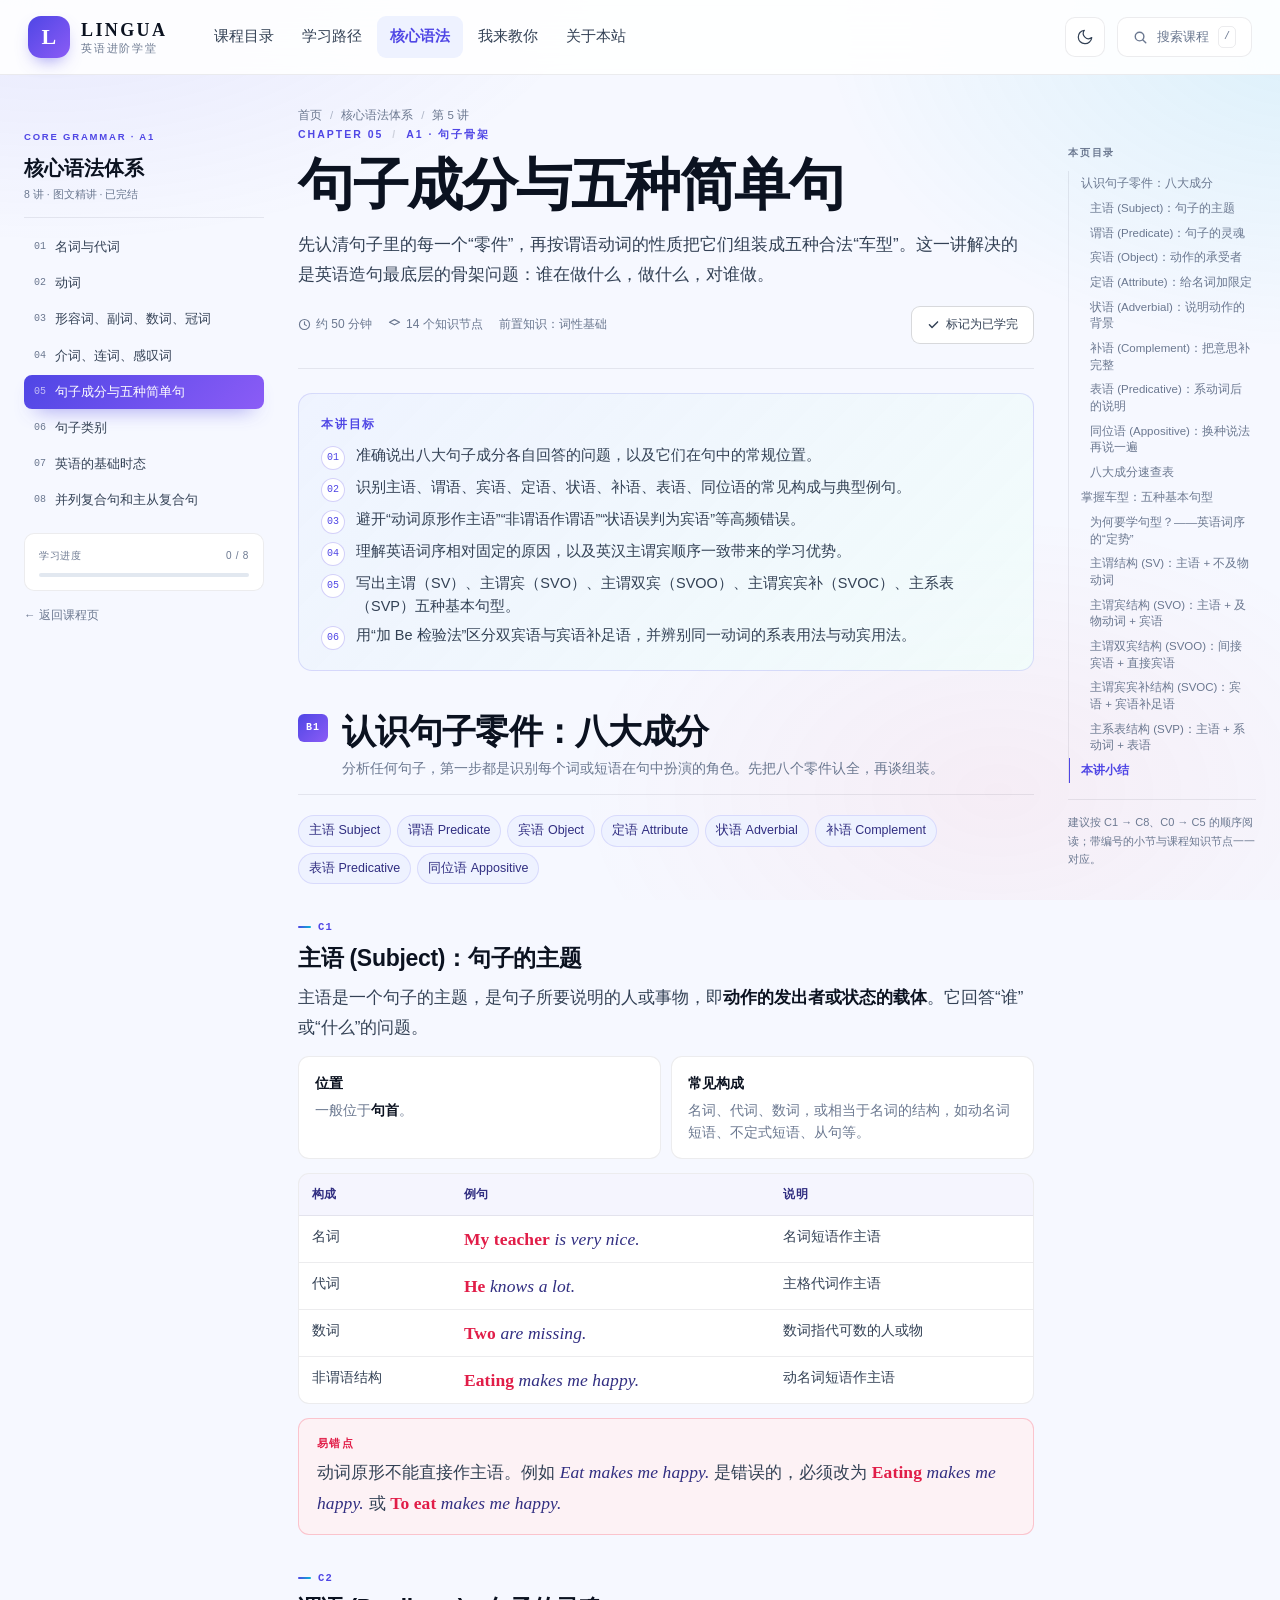
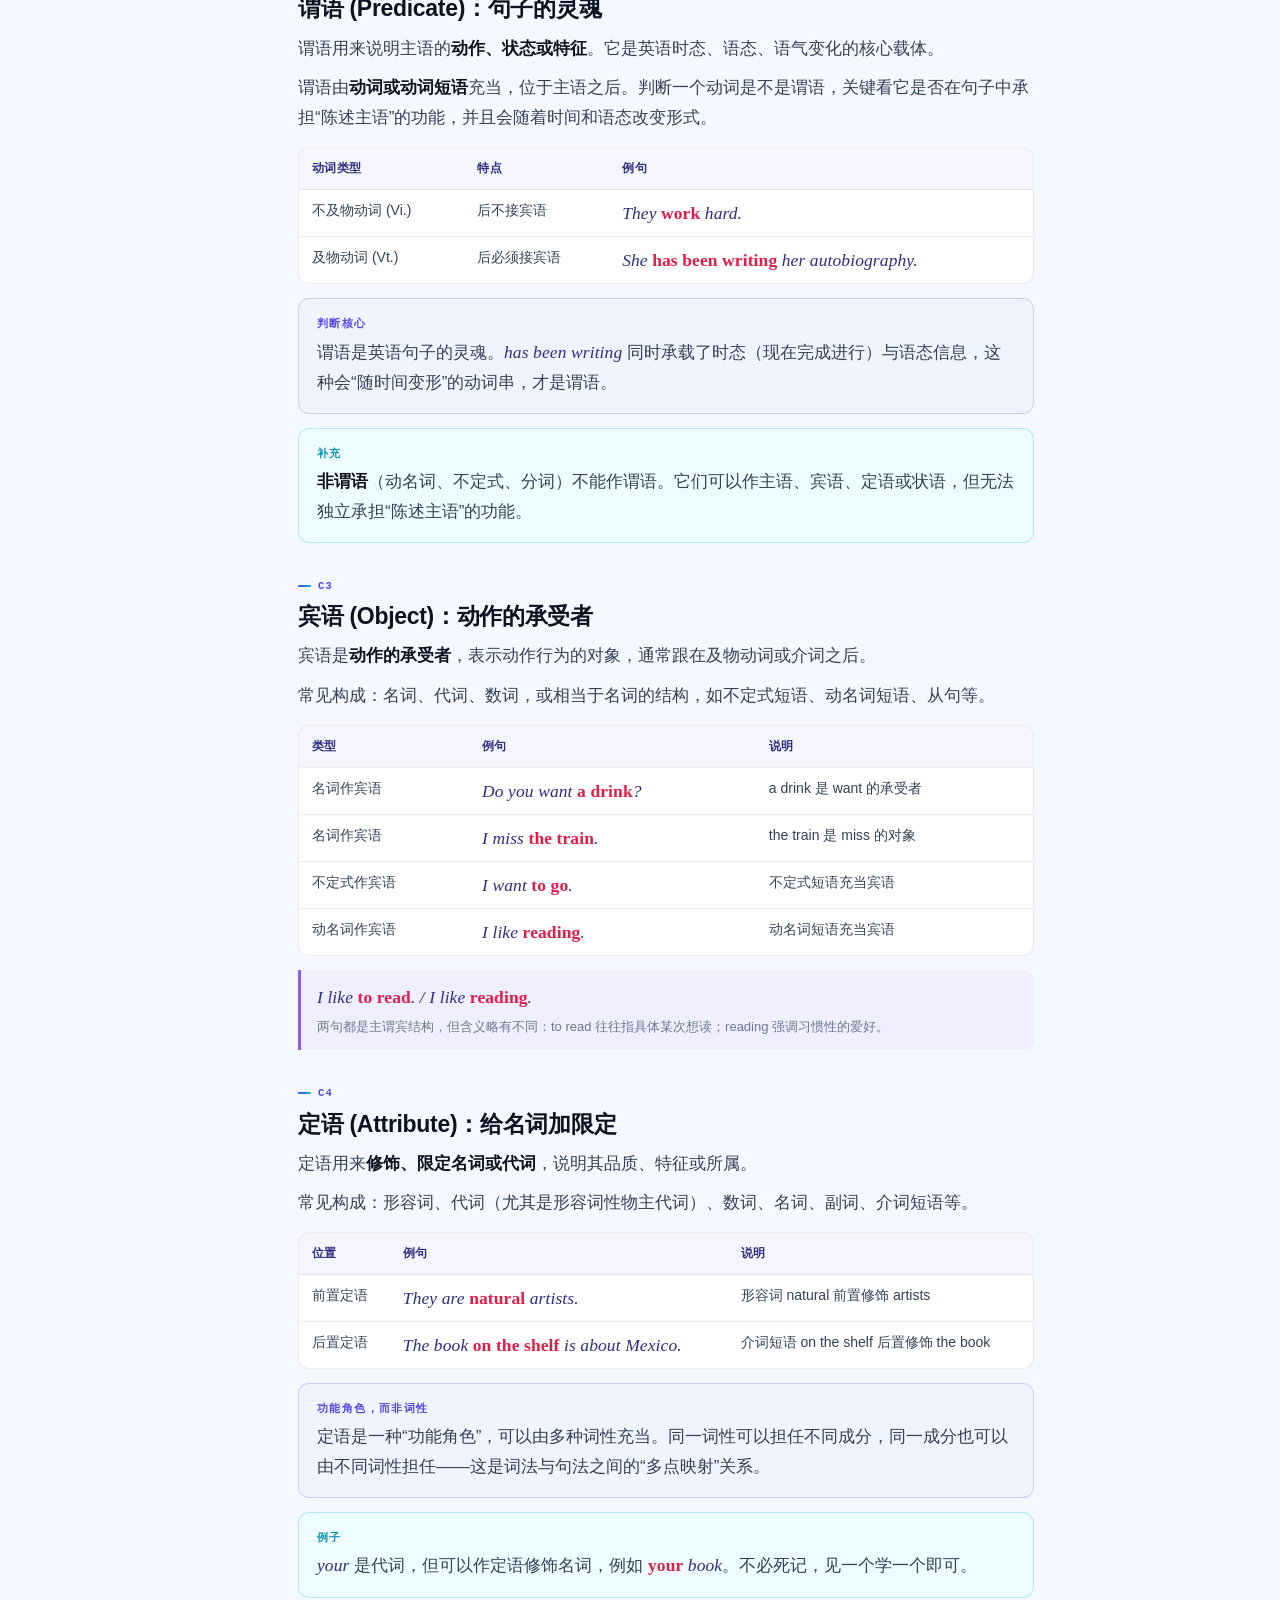
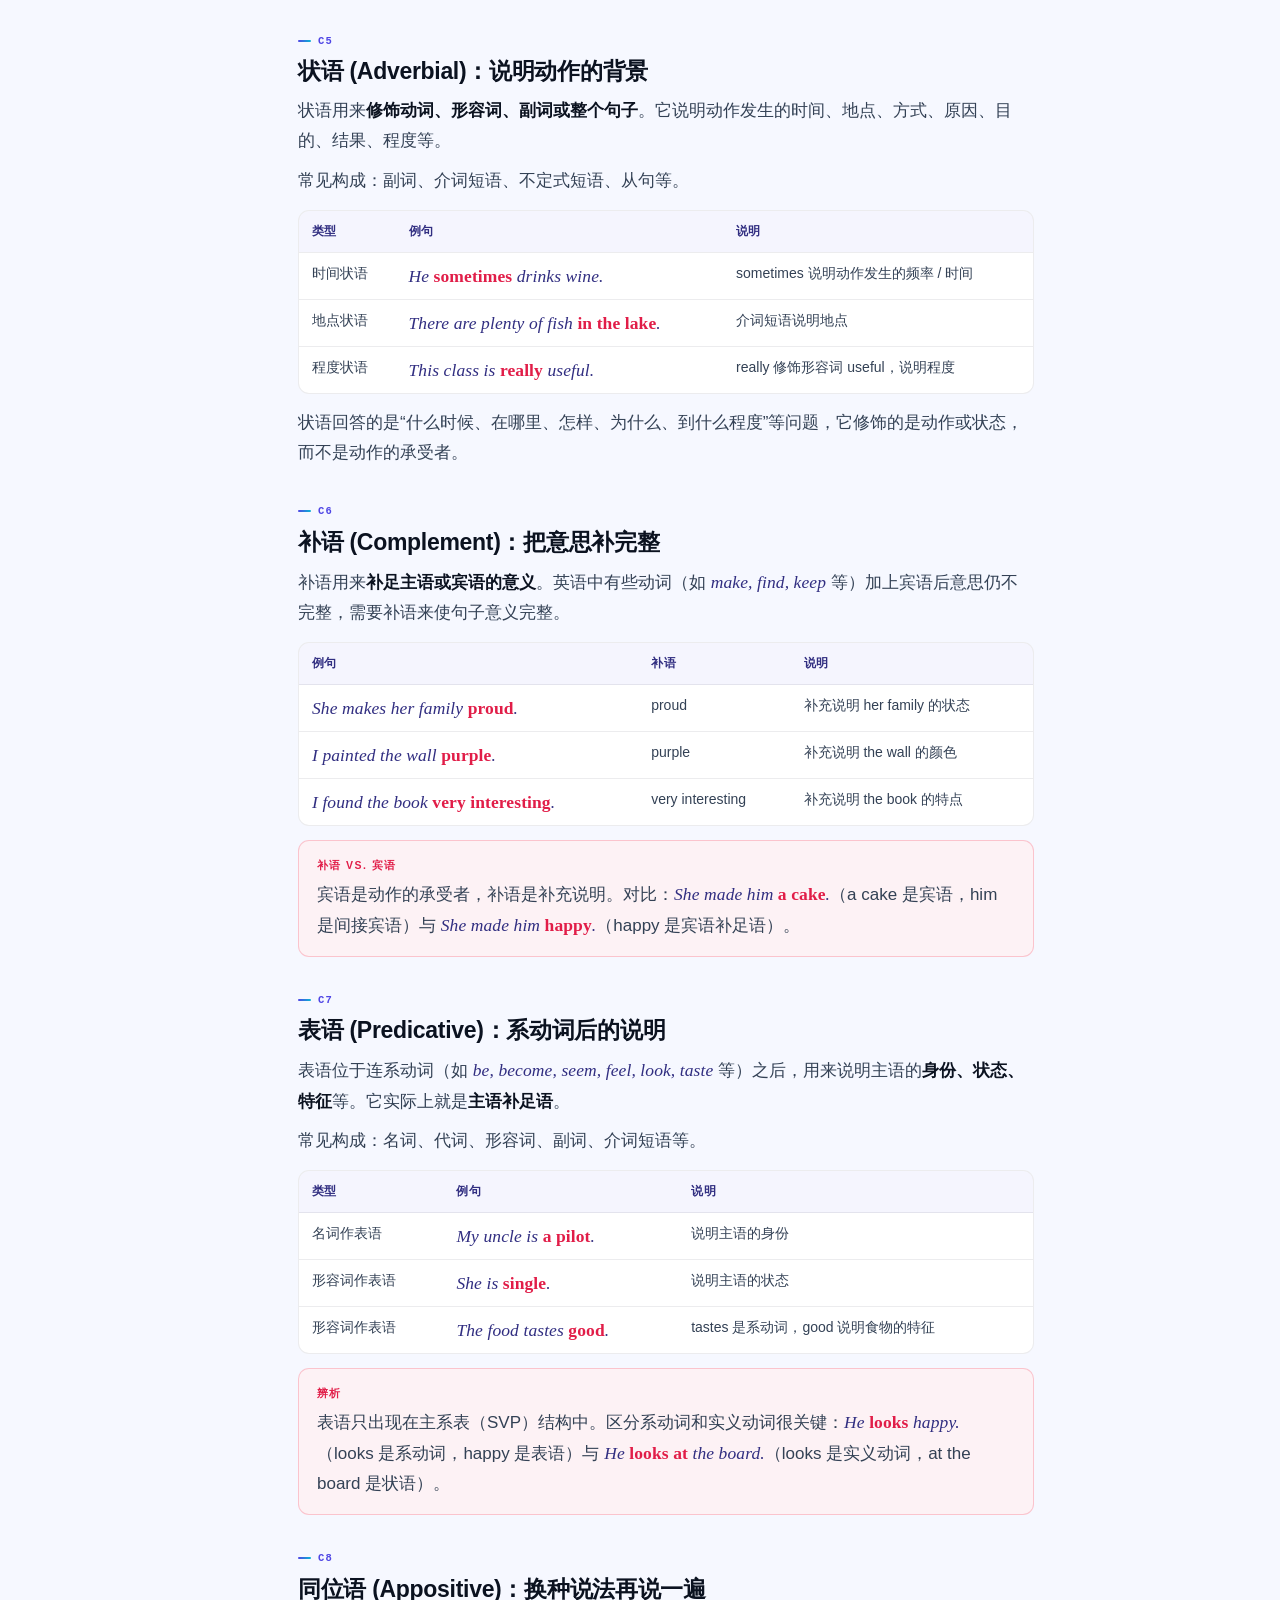
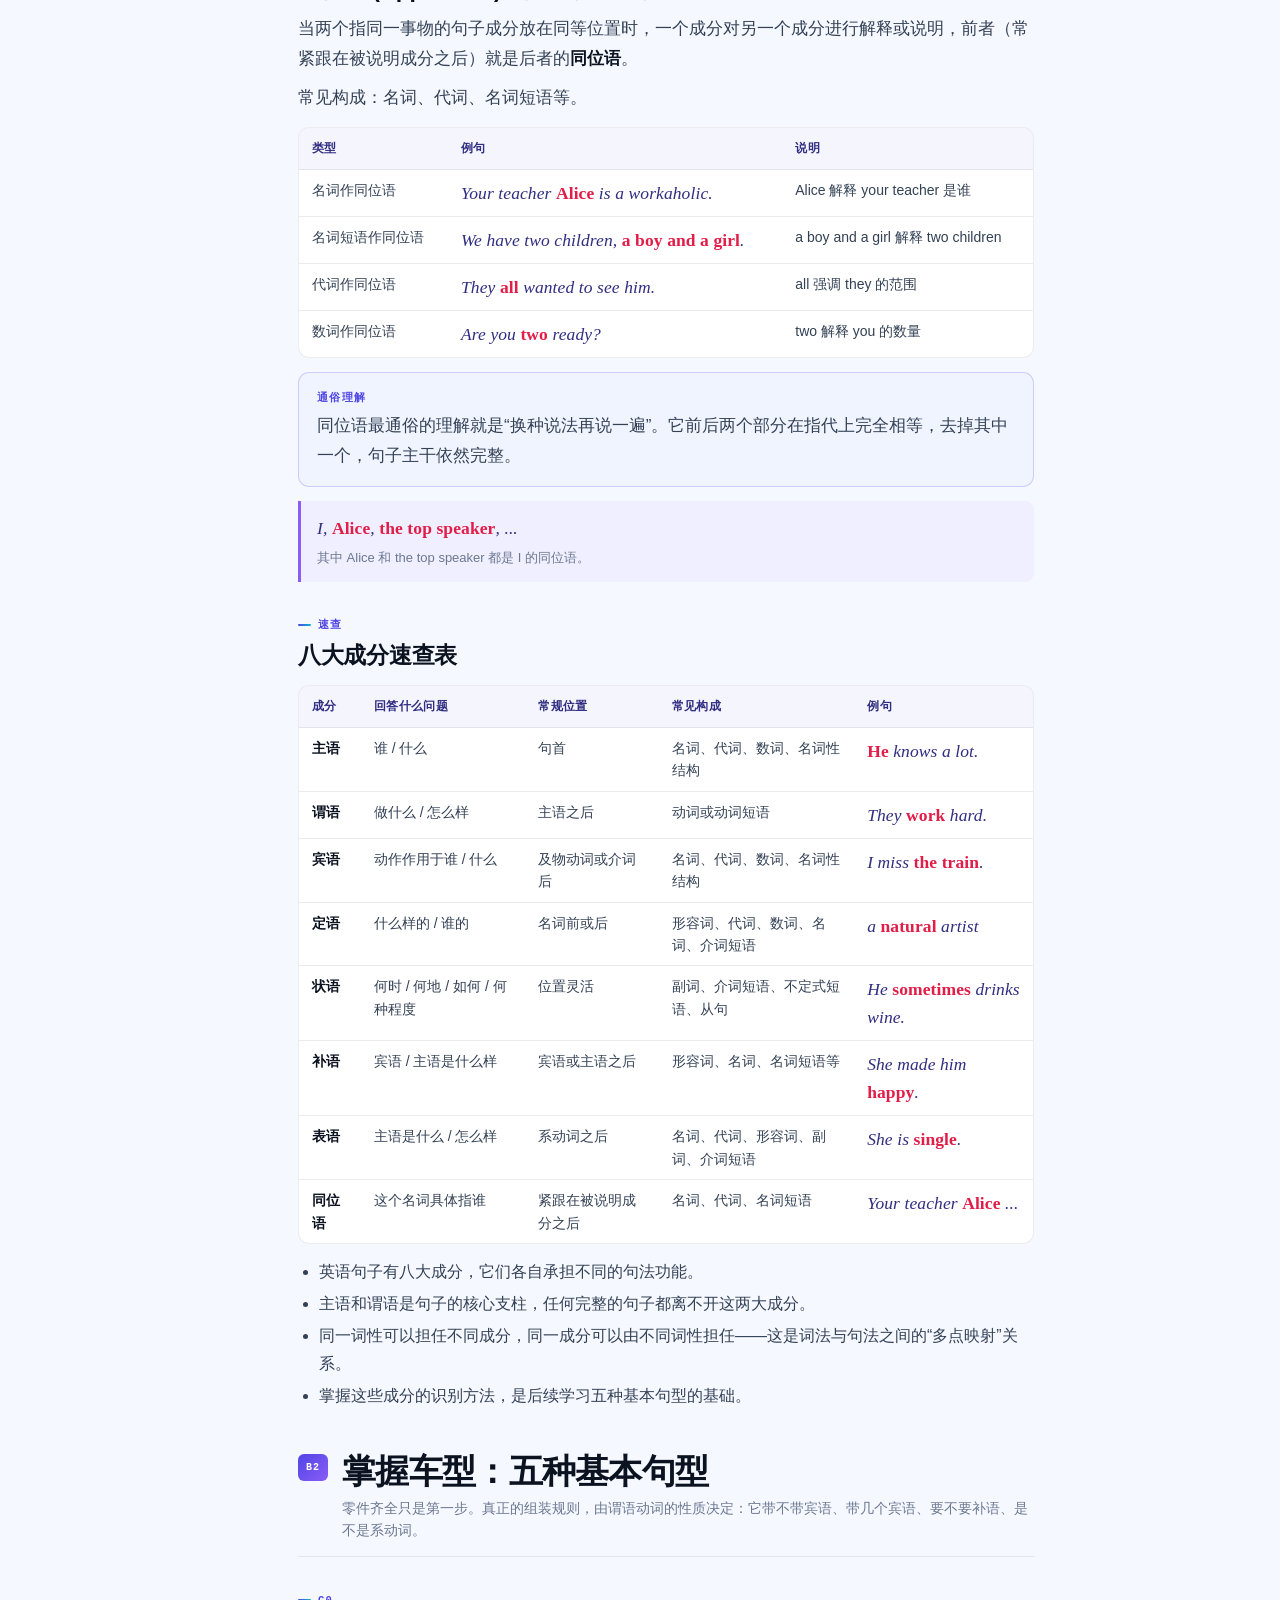
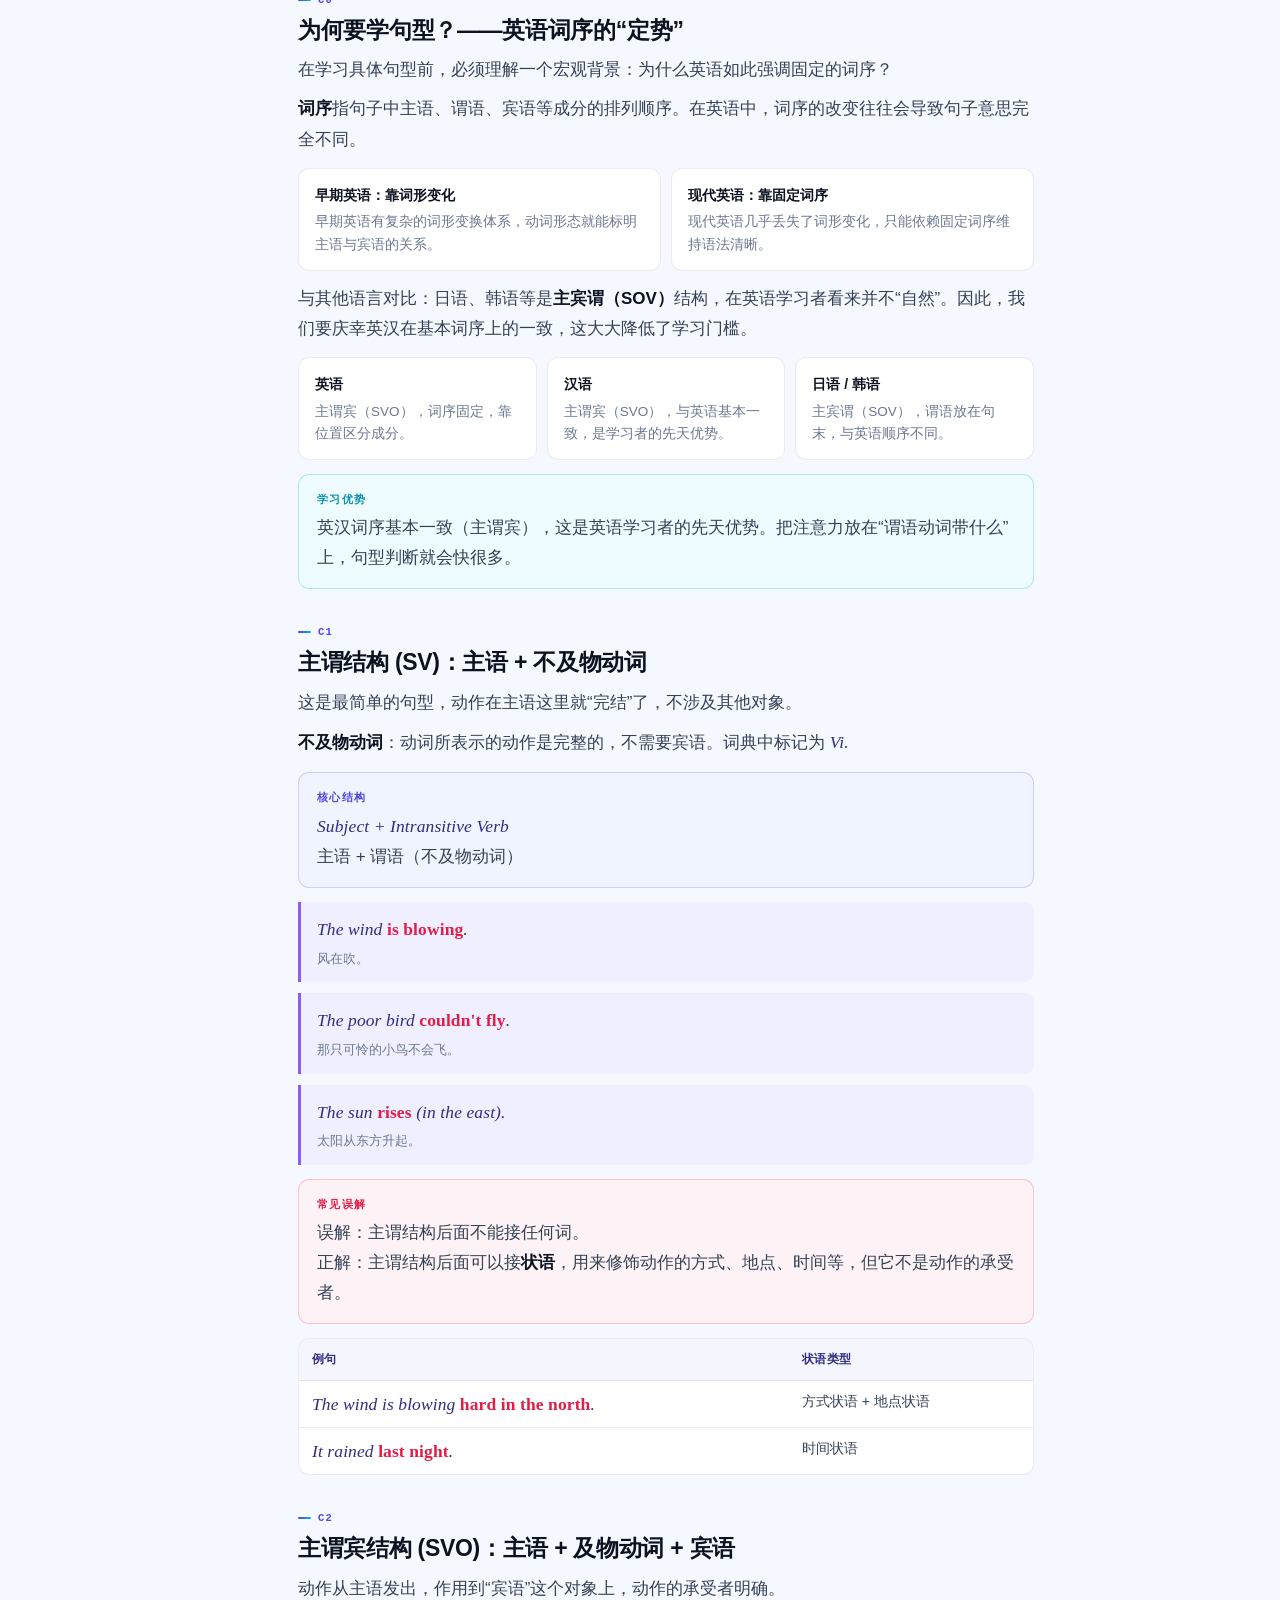
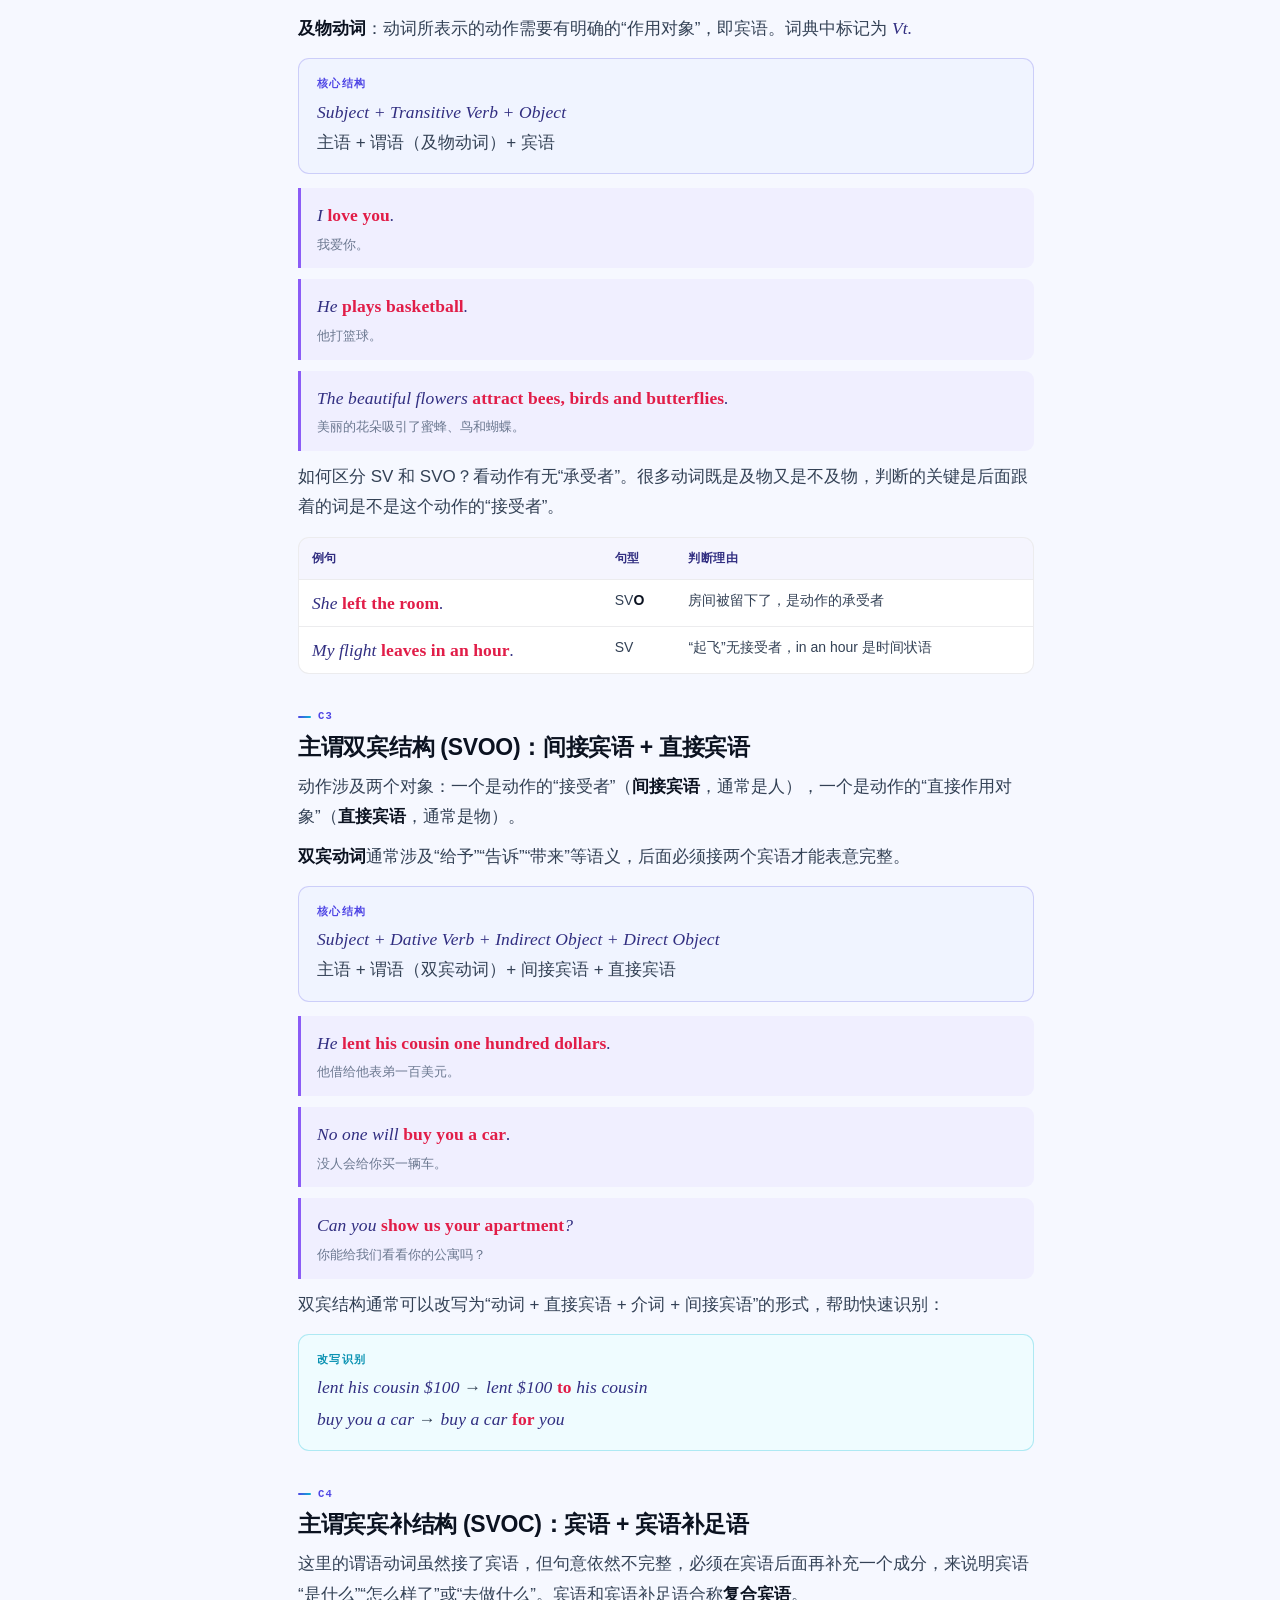
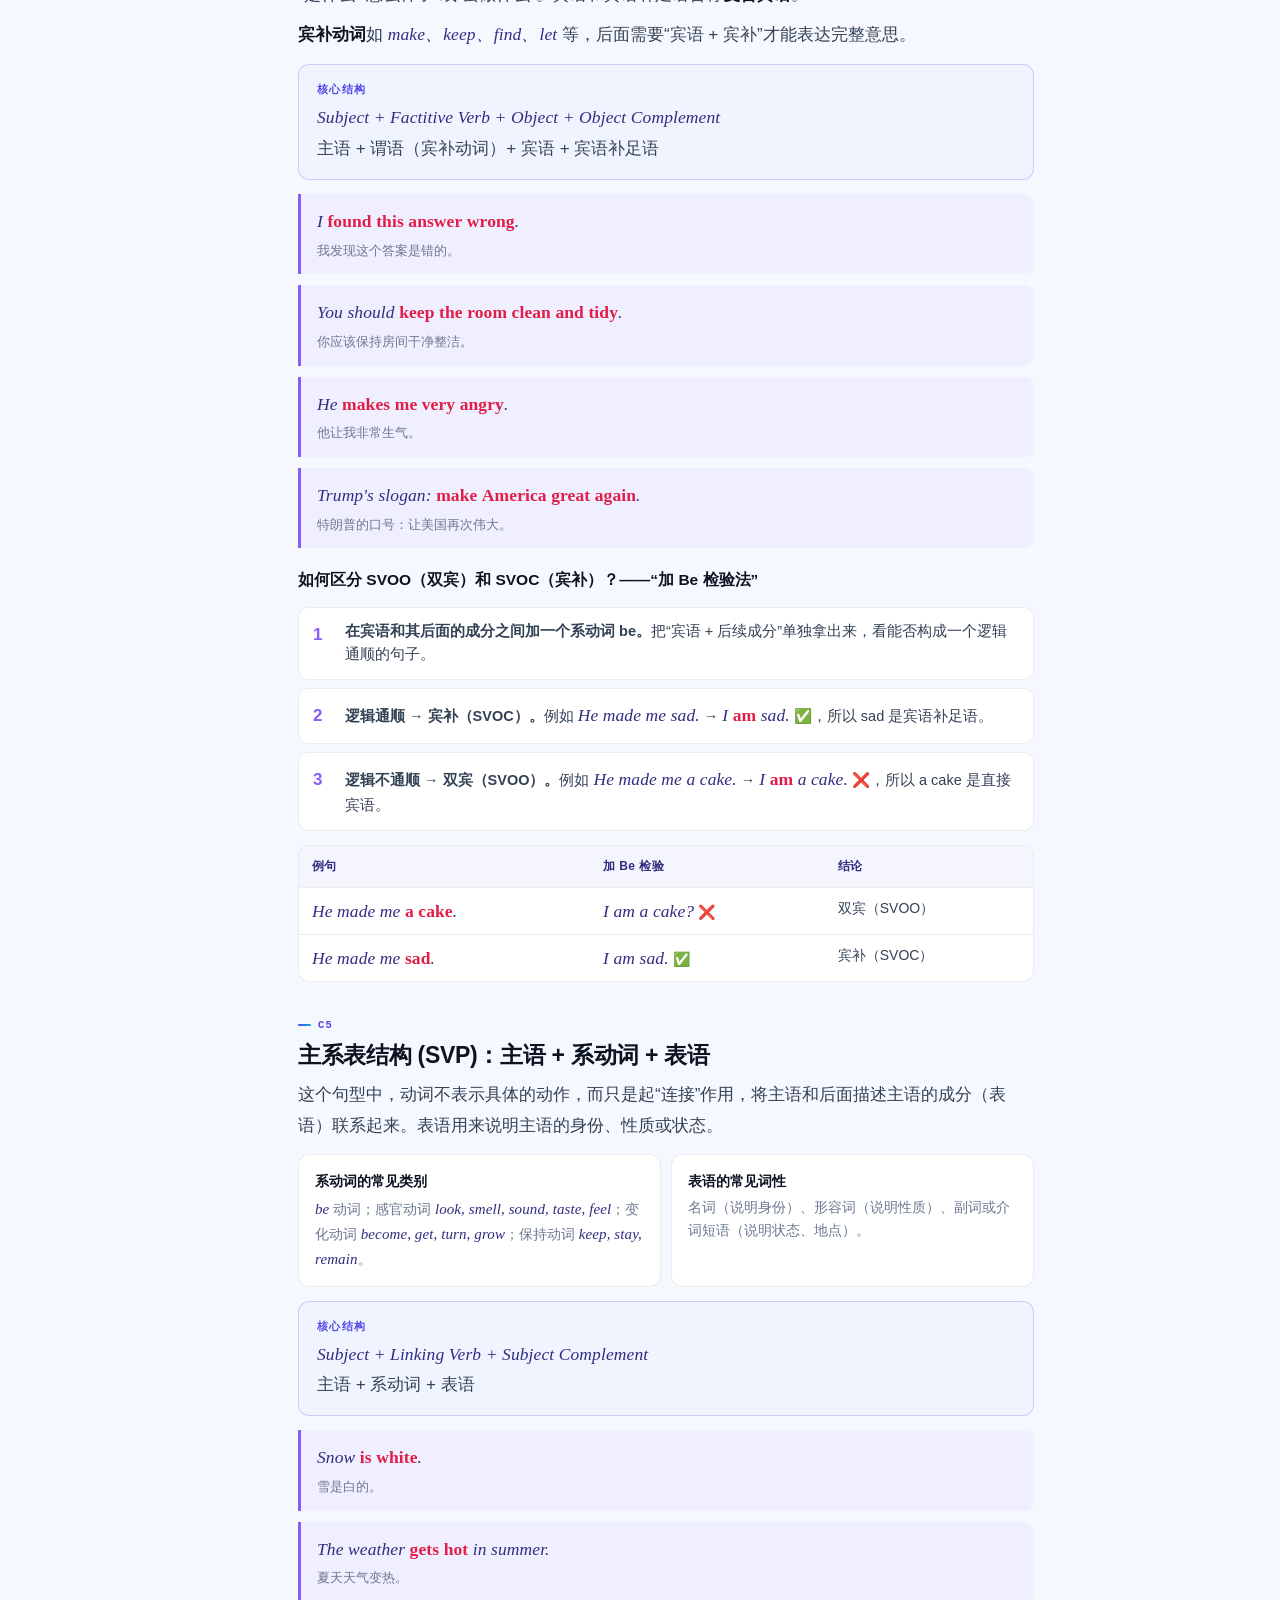
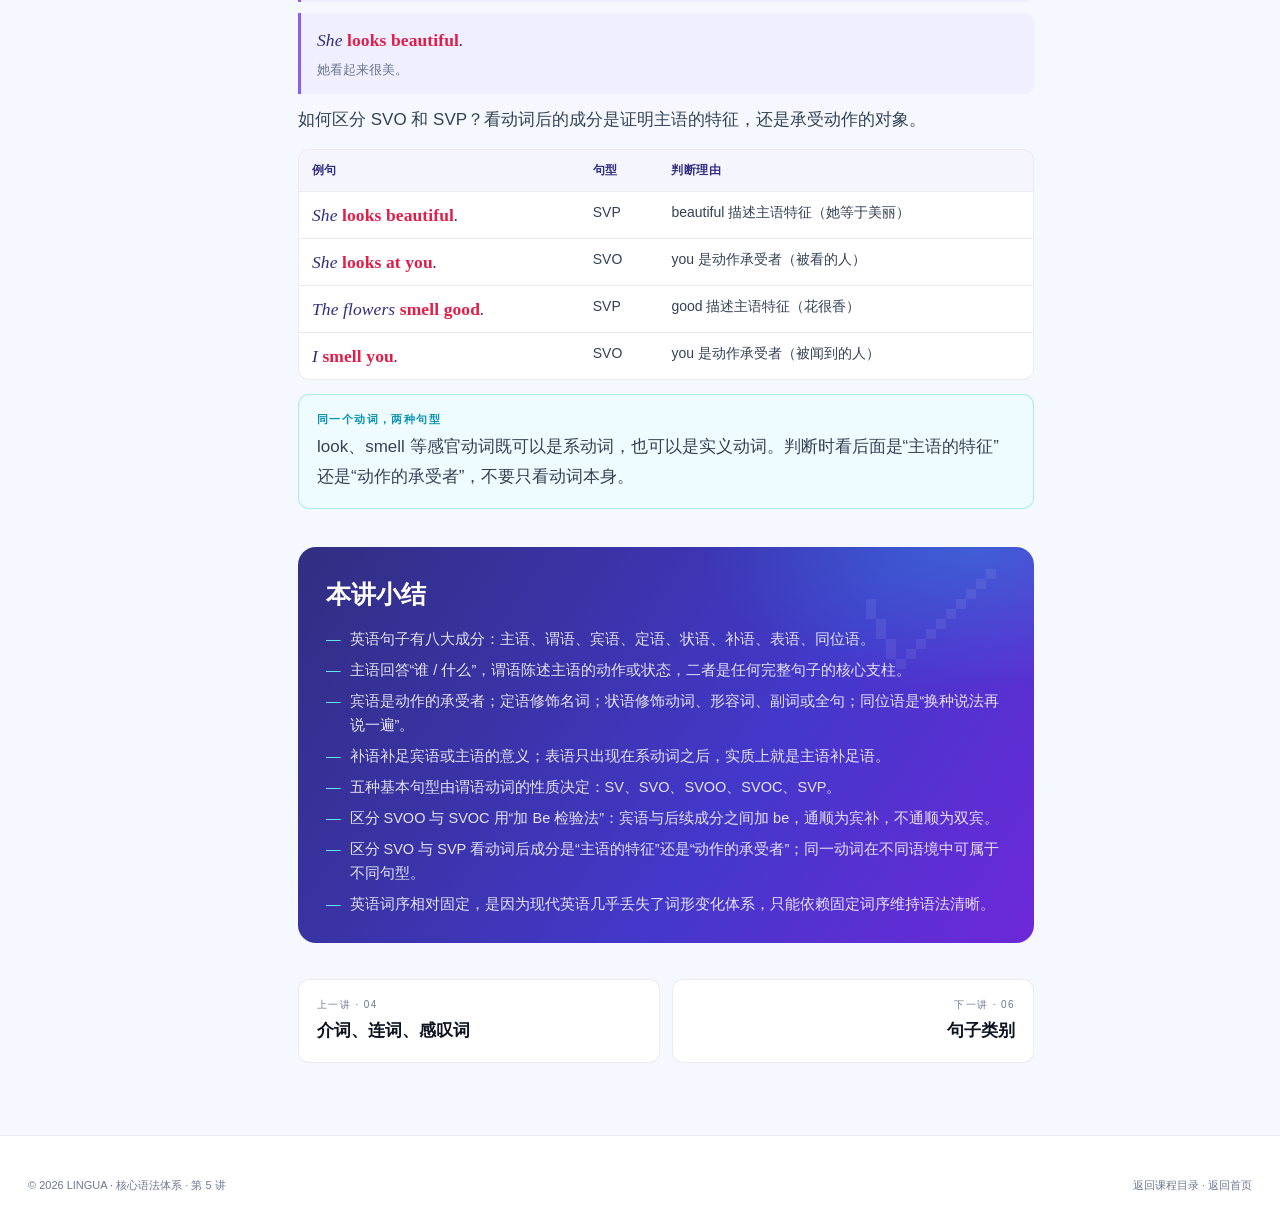
<file: lesson-05.html>
<!DOCTYPE html>
<html lang="zh-CN">
<head>
  <meta charset="UTF-8">
  <meta name="viewport" content="width=device-width, initial-scale=1">
  <script>
    (function () {
      try {
        var saved = localStorage.getItem("lingua.theme");
        var dark = saved ? saved === "dark" : window.matchMedia("(prefers-color-scheme: dark)").matches;
        document.documentElement.setAttribute("data-theme", dark ? "dark" : "light");
      } catch (e) { /* 忽略隐私模式限制 */ }
    })();
  </script>
  <title>第 5 讲 · 句子成分与五种简单句 | 核心语法体系 · LINGUA</title>
  <meta name="description" content="核心语法体系第 5 讲：系统识别主语、谓语、宾语、定语、状语、补语、表语、同位语八大成分，并掌握主谓、主谓宾、主谓双宾、主谓宾宾补、主系表五种基本句型。">
  <link rel="icon" href="data:image/svg+xml,%3Csvg xmlns='http://www.w3.org/2000/svg' viewBox='0 0 40 40'%3E%3Crect width='40' height='40' rx='12' fill='%234f46e5'/%3E%3Ctext x='20' y='27' font-family='Georgia' font-size='20' fill='%23ffffff' text-anchor='middle'%3EL%3C/text%3E%3C/svg%3E">
  <link rel="stylesheet" href="assets/css/site.css">
</head>
<body data-page="lesson" data-lesson="5">

  <header class="site-header">
    <div class="header-inner">
      <a class="logo" href="index.html" aria-label="LINGUA 首页">
        <span class="logo-mark">L</span>
        <span class="logo-text"><b>LINGUA</b><span>英语进阶学堂</span></span>
      </a>
      <nav class="main-nav" aria-label="主导航">
        <a href="index.html#catalog">课程目录</a>
        <a href="index.html#roadmap">学习路径</a>
        <a href="lesson-05.html" class="is-active">核心语法</a>
        <a href="teach.html">我来教你</a>
        <a href="index.html#about">关于本站</a>
      </nav>
      <div class="header-actions">
        <button class="theme-toggle" type="button" data-theme-toggle aria-label="切换到深色模式" aria-pressed="false" title="切换到深色模式">
          <svg class="icon-moon" viewBox="0 0 24 24" fill="none" stroke="currentColor" stroke-width="1.6" aria-hidden="true"><path d="M21 12.8A9 9 0 1 1 11.2 3a7 7 0 0 0 9.8 9.8Z" stroke-linecap="round" stroke-linejoin="round"/></svg>
          <svg class="icon-sun" viewBox="0 0 24 24" fill="none" stroke="currentColor" stroke-width="1.6" aria-hidden="true"><circle cx="12" cy="12" r="4.2"/><path d="M12 2.4v2.2M12 19.4v2.2M2.4 12h2.2M19.4 12h2.2M5.2 5.2l1.6 1.6M17.2 17.2l1.6 1.6M18.8 5.2l-1.6 1.6M6.8 17.2l-1.6 1.6" stroke-linecap="round"/></svg>
        </button>
        <a class="search-jump" href="index.html#catalog">
          <svg viewBox="0 0 16 16" fill="none" stroke="currentColor" stroke-width="1.5" aria-hidden="true"><circle cx="7" cy="7" r="4.6"/><path d="m10.6 10.6 3 3" stroke-linecap="round"/></svg>
          <span>搜索课程</span><kbd>/</kbd>
        </a>
        <button class="nav-toggle" aria-label="打开菜单" aria-expanded="false">
          <svg viewBox="0 0 20 20" width="18" height="18" fill="none" stroke="currentColor" stroke-width="1.6"><path d="M3 6h14M3 10h14M3 14h14" stroke-linecap="round"/></svg>
        </button>
      </div>
    </div>
  </header>

  <div class="lesson-shell">
    <div class="lesson-layout">
      <aside class="lesson-sidebar">
        <div class="sidebar-course">
          <span class="series">Core Grammar · A1</span>
          <b>核心语法体系</b>
          <span class="meta">8 讲 · 图文精讲 · 已完结</span>
        </div>
        <nav class="chapter-nav" aria-label="章节目录">
          <a data-chapter="1" href="lesson-01.html"><span class="n">01</span><span>名词与代词</span></a>
          <a data-chapter="2" href="lesson-02.html"><span class="n">02</span><span>动词</span></a>
          <a data-chapter="3" href="lesson-03.html"><span class="n">03</span><span>形容词、副词、数词、冠词</span></a>
          <a data-chapter="4" href="lesson-04.html"><span class="n">04</span><span>介词、连词、感叹词</span></a>
          <a data-chapter="5" class="is-active" href="lesson-05.html"><span class="n">05</span><span>句子成分与五种简单句</span></a>
          <a data-chapter="6" href="lesson-06.html"><span class="n">06</span><span>句子类别</span></a>
          <a data-chapter="7" href="lesson-07.html"><span class="n">07</span><span>英语的基础时态</span></a>
          <a data-chapter="8" href="lesson-08.html"><span class="n">08</span><span>并列复合句和主从复合句</span></a>
        </nav>
        <div class="sidebar-progress">
          <div class="sp-top"><span>学习进度</span><span class="sp-count">0 / 8</span></div>
          <div class="sp-bar"><i></i></div>
        </div>
        <a class="sidebar-back" href="course.html?id=21">← 返回课程页</a>
      </aside>

      <main class="lesson-main">
        <nav class="breadcrumb">
          <a href="index.html">首页</a><span class="sep">/</span>
          <a href="course.html?id=21">核心语法体系</a><span class="sep">/</span>
          <span>第 5 讲</span>
        </nav>

        <header class="lesson-header">
          <div class="lesson-kicker"><span>Chapter 05</span><span class="sep">/</span><span>A1 · 句子骨架</span></div>
          <h1>句子成分与五种简单句</h1>
          <p class="lesson-lede">先认清句子里的每一个“零件”，再按谓语动词的性质把它们组装成五种合法“车型”。这一讲解决的是英语造句最底层的骨架问题：谁在做什么，做什么，对谁做。</p>
          <div class="lesson-meta">
            <span><svg viewBox="0 0 16 16" fill="none" stroke="currentColor" stroke-width="1.4"><circle cx="8" cy="8" r="6.2"/><path d="M8 4.6V8l2.3 1.4" stroke-linecap="round"/></svg>约 50 分钟</span>
            <span><svg viewBox="0 0 16 16" fill="none" stroke="currentColor" stroke-width="1.4"><path d="M8 2 1.8 5.2 8 8.4l6.2-3.2L8 2Z" stroke-linejoin="round"/></svg>14 个知识节点</span>
            <span>前置知识：词性基础</span>
            <button class="complete-btn" type="button">
              <svg viewBox="0 0 16 16" fill="none" stroke="currentColor" stroke-width="1.8"><path d="m3 8.4 3.2 3.2L13 4.8" stroke-linecap="round" stroke-linejoin="round"/></svg>
              标记为已学完
            </button>
          </div>
        </header>

        <section class="objectives">
          <h2>本讲目标</h2>
          <ol>
            <li>准确说出八大句子成分各自回答的问题，以及它们在句中的常规位置。</li>
            <li>识别主语、谓语、宾语、定语、状语、补语、表语、同位语的常见构成与典型例句。</li>
            <li>避开“动词原形作主语”“非谓语作谓语”“状语误判为宾语”等高频错误。</li>
            <li>理解英语词序相对固定的原因，以及英汉主谓宾顺序一致带来的学习优势。</li>
            <li>写出主谓（SV）、主谓宾（SVO）、主谓双宾（SVOO）、主谓宾宾补（SVOC）、主系表（SVP）五种基本句型。</li>
            <li>用“加 Be 检验法”区分双宾语与宾语补足语，并辨别同一动词的系表用法与动宾用法。</li>
          </ol>
        </section>

        <article>
          <!-- ================= B1 八大成分 ================= -->
          <section class="part" id="part-parts">
            <div class="part-head">
              <span class="part-tag">B1</span>
              <div>
                <h2 id="sec-b1-title">认识句子零件：八大成分</h2>
                <p>分析任何句子，第一步都是识别每个词或短语在句中扮演的角色。先把八个零件认全，再谈组装。</p>
              </div>
            </div>

            <div class="chip-row">
              <span>主语 Subject</span><span>谓语 Predicate</span><span>宾语 Object</span><span>定语 Attribute</span><span>状语 Adverbial</span><span>补语 Complement</span><span>表语 Predicative</span><span>同位语 Appositive</span>
            </div>

            <div class="block">
              <span class="block-label">C1</span>
              <h3 id="sec-subject">主语 (Subject)：句子的主题</h3>
              <p>主语是一个句子的主题，是句子所要说明的人或事物，即<strong>动作的发出者或状态的载体</strong>。它回答“谁”或“什么”的问题。</p>

              <div class="card-grid two">
                <div class="mini-card">
                  <h5>位置</h5>
                  <p>一般位于<strong>句首</strong>。</p>
                </div>
                <div class="mini-card">
                  <h5>常见构成</h5>
                  <p>名词、代词、数词，或相当于名词的结构，如动名词短语、不定式短语、从句等。</p>
                </div>
              </div>

              <div class="table-wrap">
                <table>
                  <thead><tr><th>构成</th><th>例句</th><th>说明</th></tr></thead>
                  <tbody>
                    <tr><td>名词</td><td><span class="en"><b>My teacher</b> is very nice.</span></td><td>名词短语作主语</td></tr>
                    <tr><td>代词</td><td><span class="en"><b>He</b> knows a lot.</span></td><td>主格代词作主语</td></tr>
                    <tr><td>数词</td><td><span class="en"><b>Two</b> are missing.</span></td><td>数词指代可数的人或物</td></tr>
                    <tr><td>非谓语结构</td><td><span class="en"><b>Eating</b> makes me happy.</span></td><td>动名词短语作主语</td></tr>
                  </tbody>
                </table>
              </div>

              <div class="callout warn">
                <b class="t">易错点</b>
                <p>动词原形不能直接作主语。例如 <span class="en">Eat makes me happy.</span> 是错误的，必须改为 <span class="en"><b>Eating</b> makes me happy.</span> 或 <span class="en"><b>To eat</b> makes me happy.</span></p>
              </div>
            </div>

            <div class="block">
              <span class="block-label">C2</span>
              <h3 id="sec-predicate">谓语 (Predicate)：句子的灵魂</h3>
              <p>谓语用来说明主语的<strong>动作、状态或特征</strong>。它是英语时态、语态、语气变化的核心载体。</p>
              <p>谓语由<strong>动词或动词短语</strong>充当，位于主语之后。判断一个动词是不是谓语，关键看它是否在句子中承担“陈述主语”的功能，并且会随着时间和语态改变形式。</p>

              <div class="table-wrap">
                <table>
                  <thead><tr><th>动词类型</th><th>特点</th><th>例句</th></tr></thead>
                  <tbody>
                    <tr><td>不及物动词 (Vi.)</td><td>后不接宾语</td><td><span class="en">They <b>work</b> hard.</span></td></tr>
                    <tr><td>及物动词 (Vt.)</td><td>后必须接宾语</td><td><span class="en">She <b>has been writing</b> her autobiography.</span></td></tr>
                  </tbody>
                </table>
              </div>

              <div class="callout idea">
                <b class="t">判断核心</b>
                <p>谓语是英语句子的灵魂。<span class="en">has been writing</span> 同时承载了时态（现在完成进行）与语态信息，这种会“随时间变形”的动词串，才是谓语。</p>
              </div>

              <div class="callout tip">
                <b class="t">补充</b>
                <p><strong>非谓语</strong>（动名词、不定式、分词）不能作谓语。它们可以作主语、宾语、定语或状语，但无法独立承担“陈述主语”的功能。</p>
              </div>
            </div>

            <div class="block">
              <span class="block-label">C3</span>
              <h3 id="sec-object">宾语 (Object)：动作的承受者</h3>
              <p>宾语是<strong>动作的承受者</strong>，表示动作行为的对象，通常跟在及物动词或介词之后。</p>
              <p>常见构成：名词、代词、数词，或相当于名词的结构，如不定式短语、动名词短语、从句等。</p>

              <div class="table-wrap">
                <table>
                  <thead><tr><th>类型</th><th>例句</th><th>说明</th></tr></thead>
                  <tbody>
                    <tr><td>名词作宾语</td><td><span class="en">Do you want <b>a drink</b>?</span></td><td>a drink 是 want 的承受者</td></tr>
                    <tr><td>名词作宾语</td><td><span class="en">I miss <b>the train</b>.</span></td><td>the train 是 miss 的对象</td></tr>
                    <tr><td>不定式作宾语</td><td><span class="en">I want <b>to go</b>.</span></td><td>不定式短语充当宾语</td></tr>
                    <tr><td>动名词作宾语</td><td><span class="en">I like <b>reading</b>.</span></td><td>动名词短语充当宾语</td></tr>
                  </tbody>
                </table>
              </div>

              <div class="example">
                <span class="en">I like <b>to read</b>. / I like <b>reading</b>.</span>
                <span class="zh">两句都是主谓宾结构，但含义略有不同：to read 往往指具体某次想读；reading 强调习惯性的爱好。</span>
              </div>
            </div>

            <div class="block">
              <span class="block-label">C4</span>
              <h3 id="sec-attribute">定语 (Attribute)：给名词加限定</h3>
              <p>定语用来<strong>修饰、限定名词或代词</strong>，说明其品质、特征或所属。</p>
              <p>常见构成：形容词、代词（尤其是形容词性物主代词）、数词、名词、副词、介词短语等。</p>

              <div class="table-wrap">
                <table>
                  <thead><tr><th>位置</th><th>例句</th><th>说明</th></tr></thead>
                  <tbody>
                    <tr><td>前置定语</td><td><span class="en">They are <b>natural</b> artists.</span></td><td>形容词 natural 前置修饰 artists</td></tr>
                    <tr><td>后置定语</td><td><span class="en">The book <b>on the shelf</b> is about Mexico.</span></td><td>介词短语 on the shelf 后置修饰 the book</td></tr>
                  </tbody>
                </table>
              </div>

              <div class="callout idea">
                <b class="t">功能角色，而非词性</b>
                <p>定语是一种“功能角色”，可以由多种词性充当。同一词性可以担任不同成分，同一成分也可以由不同词性担任——这是词法与句法之间的“多点映射”关系。</p>
              </div>

              <div class="callout tip">
                <b class="t">例子</b>
                <p><span class="en">your</span> 是代词，但可以作定语修饰名词，例如 <span class="en"><b>your</b> book</span>。不必死记，见一个学一个即可。</p>
              </div>
            </div>

            <div class="block">
              <span class="block-label">C5</span>
              <h3 id="sec-adverbial">状语 (Adverbial)：说明动作的背景</h3>
              <p>状语用来<strong>修饰动词、形容词、副词或整个句子</strong>。它说明动作发生的时间、地点、方式、原因、目的、结果、程度等。</p>
              <p>常见构成：副词、介词短语、不定式短语、从句等。</p>

              <div class="table-wrap">
                <table>
                  <thead><tr><th>类型</th><th>例句</th><th>说明</th></tr></thead>
                  <tbody>
                    <tr><td>时间状语</td><td><span class="en">He <b>sometimes</b> drinks wine.</span></td><td>sometimes 说明动作发生的频率 / 时间</td></tr>
                    <tr><td>地点状语</td><td><span class="en">There are plenty of fish <b>in the lake</b>.</span></td><td>介词短语说明地点</td></tr>
                    <tr><td>程度状语</td><td><span class="en">This class is <b>really</b> useful.</span></td><td>really 修饰形容词 useful，说明程度</td></tr>
                  </tbody>
                </table>
              </div>

              <p>状语回答的是“什么时候、在哪里、怎样、为什么、到什么程度”等问题，它修饰的是动作或状态，而不是动作的承受者。</p>
            </div>

            <div class="block">
              <span class="block-label">C6</span>
              <h3 id="sec-complement">补语 (Complement)：把意思补完整</h3>
              <p>补语用来<strong>补足主语或宾语的意义</strong>。英语中有些动词（如 <span class="en">make, find, keep</span> 等）加上宾语后意思仍不完整，需要补语来使句子意义完整。</p>

              <div class="table-wrap">
                <table>
                  <thead><tr><th>例句</th><th>补语</th><th>说明</th></tr></thead>
                  <tbody>
                    <tr><td><span class="en">She makes her family <b>proud</b>.</span></td><td>proud</td><td>补充说明 her family 的状态</td></tr>
                    <tr><td><span class="en">I painted the wall <b>purple</b>.</span></td><td>purple</td><td>补充说明 the wall 的颜色</td></tr>
                    <tr><td><span class="en">I found the book <b>very interesting</b>.</span></td><td>very interesting</td><td>补充说明 the book 的特点</td></tr>
                  </tbody>
                </table>
              </div>

              <div class="callout warn">
                <b class="t">补语 vs. 宾语</b>
                <p>宾语是动作的承受者，补语是补充说明。对比：<span class="en">She made him <b>a cake</b>.</span>（a cake 是宾语，him 是间接宾语）与 <span class="en">She made him <b>happy</b>.</span>（happy 是宾语补足语）。</p>
              </div>
            </div>

            <div class="block">
              <span class="block-label">C7</span>
              <h3 id="sec-predicative">表语 (Predicative)：系动词后的说明</h3>
              <p>表语位于连系动词（如 <span class="en">be, become, seem, feel, look, taste</span> 等）之后，用来说明主语的<strong>身份、状态、特征</strong>等。它实际上就是<strong>主语补足语</strong>。</p>
              <p>常见构成：名词、代词、形容词、副词、介词短语等。</p>

              <div class="table-wrap">
                <table>
                  <thead><tr><th>类型</th><th>例句</th><th>说明</th></tr></thead>
                  <tbody>
                    <tr><td>名词作表语</td><td><span class="en">My uncle is <b>a pilot</b>.</span></td><td>说明主语的身份</td></tr>
                    <tr><td>形容词作表语</td><td><span class="en">She is <b>single</b>.</span></td><td>说明主语的状态</td></tr>
                    <tr><td>形容词作表语</td><td><span class="en">The food tastes <b>good</b>.</span></td><td>tastes 是系动词，good 说明食物的特征</td></tr>
                  </tbody>
                </table>
              </div>

              <div class="callout warn">
                <b class="t">辨析</b>
                <p>表语只出现在主系表（SVP）结构中。区分系动词和实义动词很关键：<span class="en">He <b>looks</b> happy.</span>（looks 是系动词，happy 是表语）与 <span class="en">He <b>looks at</b> the board.</span>（looks 是实义动词，at the board 是状语）。</p>
              </div>
            </div>

            <div class="block">
              <span class="block-label">C8</span>
              <h3 id="sec-appositive">同位语 (Appositive)：换种说法再说一遍</h3>
              <p>当两个指同一事物的句子成分放在同等位置时，一个成分对另一个成分进行解释或说明，前者（常紧跟在被说明成分之后）就是后者的<strong>同位语</strong>。</p>
              <p>常见构成：名词、代词、名词短语等。</p>

              <div class="table-wrap">
                <table>
                  <thead><tr><th>类型</th><th>例句</th><th>说明</th></tr></thead>
                  <tbody>
                    <tr><td>名词作同位语</td><td><span class="en">Your teacher <b>Alice</b> is a workaholic.</span></td><td>Alice 解释 your teacher 是谁</td></tr>
                    <tr><td>名词短语作同位语</td><td><span class="en">We have two children, <b>a boy and a girl</b>.</span></td><td>a boy and a girl 解释 two children</td></tr>
                    <tr><td>代词作同位语</td><td><span class="en">They <b>all</b> wanted to see him.</span></td><td>all 强调 they 的范围</td></tr>
                    <tr><td>数词作同位语</td><td><span class="en">Are you <b>two</b> ready?</span></td><td>two 解释 you 的数量</td></tr>
                  </tbody>
                </table>
              </div>

              <div class="callout idea">
                <b class="t">通俗理解</b>
                <p>同位语最通俗的理解就是“换种说法再说一遍”。它前后两个部分在指代上完全相等，去掉其中一个，句子主干依然完整。</p>
              </div>

              <div class="example">
                <span class="en">I, <b>Alice</b>, <b>the top speaker</b>, ...</span>
                <span class="zh">其中 Alice 和 the top speaker 都是 I 的同位语。</span>
              </div>
            </div>

            <div class="block">
              <span class="block-label">速查</span>
              <h3 id="sec-parts-review">八大成分速查表</h3>
              <div class="table-wrap">
                <table>
                  <thead><tr><th>成分</th><th>回答什么问题</th><th>常规位置</th><th>常见构成</th><th>例句</th></tr></thead>
                  <tbody>
                    <tr><td><strong>主语</strong></td><td>谁 / 什么</td><td>句首</td><td>名词、代词、数词、名词性结构</td><td><span class="en"><b>He</b> knows a lot.</span></td></tr>
                    <tr><td><strong>谓语</strong></td><td>做什么 / 怎么样</td><td>主语之后</td><td>动词或动词短语</td><td><span class="en">They <b>work</b> hard.</span></td></tr>
                    <tr><td><strong>宾语</strong></td><td>动作作用于谁 / 什么</td><td>及物动词或介词后</td><td>名词、代词、数词、名词性结构</td><td><span class="en">I miss <b>the train</b>.</span></td></tr>
                    <tr><td><strong>定语</strong></td><td>什么样的 / 谁的</td><td>名词前或后</td><td>形容词、代词、数词、名词、介词短语</td><td><span class="en">a <b>natural</b> artist</span></td></tr>
                    <tr><td><strong>状语</strong></td><td>何时 / 何地 / 如何 / 何种程度</td><td>位置灵活</td><td>副词、介词短语、不定式短语、从句</td><td><span class="en">He <b>sometimes</b> drinks wine.</span></td></tr>
                    <tr><td><strong>补语</strong></td><td>宾语 / 主语是什么样</td><td>宾语或主语之后</td><td>形容词、名词、名词短语等</td><td><span class="en">She made him <b>happy</b>.</span></td></tr>
                    <tr><td><strong>表语</strong></td><td>主语是什么 / 怎么样</td><td>系动词之后</td><td>名词、代词、形容词、副词、介词短语</td><td><span class="en">She is <b>single</b>.</span></td></tr>
                    <tr><td><strong>同位语</strong></td><td>这个名词具体指谁</td><td>紧跟在被说明成分之后</td><td>名词、代词、名词短语</td><td><span class="en">Your teacher <b>Alice</b> ...</span></td></tr>
                  </tbody>
                </table>
              </div>
              <ul>
                <li>英语句子有八大成分，它们各自承担不同的句法功能。</li>
                <li>主语和谓语是句子的核心支柱，任何完整的句子都离不开这两大成分。</li>
                <li>同一词性可以担任不同成分，同一成分可以由不同词性担任——这是词法与句法之间的“多点映射”关系。</li>
                <li>掌握这些成分的识别方法，是后续学习五种基本句型的基础。</li>
              </ul>
            </div>
          </section>

          <!-- ================= B2 五种基本句型 ================= -->
          <section class="part" id="part-patterns">
            <div class="part-head">
              <span class="part-tag">B2</span>
              <div>
                <h2 id="sec-b2-title">掌握车型：五种基本句型</h2>
                <p>零件齐全只是第一步。真正的组装规则，由谓语动词的性质决定：它带不带宾语、带几个宾语、要不要补语、是不是系动词。</p>
              </div>
            </div>

            <div class="block">
              <span class="block-label">C0</span>
              <h3 id="sec-word-order">为何要学句型？——英语词序的“定势”</h3>
              <p>在学习具体句型前，必须理解一个宏观背景：为什么英语如此强调固定的词序？</p>
              <p><strong>词序</strong>指句子中主语、谓语、宾语等成分的排列顺序。在英语中，词序的改变往往会导致句子意思完全不同。</p>

              <div class="card-grid two">
                <div class="mini-card">
                  <h5>早期英语：靠词形变化</h5>
                  <p>早期英语有复杂的词形变换体系，动词形态就能标明主语与宾语的关系。</p>
                </div>
                <div class="mini-card">
                  <h5>现代英语：靠固定词序</h5>
                  <p>现代英语几乎丢失了词形变化，只能依赖固定词序维持语法清晰。</p>
                </div>
              </div>

              <p>与其他语言对比：日语、韩语等是<strong>主宾谓（SOV）</strong>结构，在英语学习者看来并不“自然”。因此，我们要庆幸英汉在基本词序上的一致，这大大降低了学习门槛。</p>

              <div class="card-grid three">
                <div class="mini-card"><h5>英语</h5><p>主谓宾（SVO），词序固定，靠位置区分成分。</p></div>
                <div class="mini-card"><h5>汉语</h5><p>主谓宾（SVO），与英语基本一致，是学习者的先天优势。</p></div>
                <div class="mini-card"><h5>日语 / 韩语</h5><p>主宾谓（SOV），谓语放在句末，与英语顺序不同。</p></div>
              </div>

              <div class="callout tip">
                <b class="t">学习优势</b>
                <p>英汉词序基本一致（主谓宾），这是英语学习者的先天优势。把注意力放在“谓语动词带什么”上，句型判断就会快很多。</p>
              </div>
            </div>

            <div class="block">
              <span class="block-label">C1</span>
              <h3 id="sec-sv">主谓结构 (SV)：主语 + 不及物动词</h3>
              <p>这是最简单的句型，动作在主语这里就“完结”了，不涉及其他对象。</p>
              <p><strong>不及物动词</strong>：动词所表示的动作是完整的，不需要宾语。词典中标记为 <span class="en">Vi.</span></p>

              <div class="callout idea">
                <b class="t">核心结构</b>
                <p><span class="en">Subject + Intransitive Verb</span><br>主语 + 谓语（不及物动词）</p>
              </div>

              <div class="example">
                <span class="en">The wind <b>is blowing</b>.</span>
                <span class="zh">风在吹。</span>
              </div>
              <div class="example">
                <span class="en">The poor bird <b>couldn't fly</b>.</span>
                <span class="zh">那只可怜的小鸟不会飞。</span>
              </div>
              <div class="example">
                <span class="en">The sun <b>rises</b> (in the east).</span>
                <span class="zh">太阳从东方升起。</span>
              </div>

              <div class="callout warn">
                <b class="t">常见误解</b>
                <p>误解：主谓结构后面不能接任何词。<br>正解：主谓结构后面可以接<strong>状语</strong>，用来修饰动作的方式、地点、时间等，但它不是动作的承受者。</p>
              </div>

              <div class="table-wrap">
                <table>
                  <thead><tr><th>例句</th><th>状语类型</th></tr></thead>
                  <tbody>
                    <tr><td><span class="en">The wind is blowing <b>hard</b> <b>in the north</b>.</span></td><td>方式状语 + 地点状语</td></tr>
                    <tr><td><span class="en">It rained <b>last night</b>.</span></td><td>时间状语</td></tr>
                  </tbody>
                </table>
              </div>
            </div>

            <div class="block">
              <span class="block-label">C2</span>
              <h3 id="sec-svo">主谓宾结构 (SVO)：主语 + 及物动词 + 宾语</h3>
              <p>动作从主语发出，作用到“宾语”这个对象上，动作的承受者明确。</p>
              <p><strong>及物动词</strong>：动词所表示的动作需要有明确的“作用对象”，即宾语。词典中标记为 <span class="en">Vt.</span></p>

              <div class="callout idea">
                <b class="t">核心结构</b>
                <p><span class="en">Subject + Transitive Verb + Object</span><br>主语 + 谓语（及物动词）+ 宾语</p>
              </div>

              <div class="example">
                <span class="en">I <b>love</b> <b>you</b>.</span>
                <span class="zh">我爱你。</span>
              </div>
              <div class="example">
                <span class="en">He <b>plays</b> <b>basketball</b>.</span>
                <span class="zh">他打篮球。</span>
              </div>
              <div class="example">
                <span class="en">The beautiful flowers <b>attract</b> <b>bees, birds and butterflies</b>.</span>
                <span class="zh">美丽的花朵吸引了蜜蜂、鸟和蝴蝶。</span>
              </div>

              <p>如何区分 SV 和 SVO？看动作有无“承受者”。很多动词既是及物又是不及物，判断的关键是后面跟着的词是不是这个动作的“接受者”。</p>

              <div class="table-wrap">
                <table>
                  <thead><tr><th>例句</th><th>句型</th><th>判断理由</th></tr></thead>
                  <tbody>
                    <tr><td><span class="en">She <b>left</b> <b>the room</b>.</span></td><td>SV<strong>O</strong></td><td>房间被留下了，是动作的承受者</td></tr>
                    <tr><td><span class="en">My flight <b>leaves</b> <b>in an hour</b>.</span></td><td>SV</td><td>“起飞”无接受者，in an hour 是时间状语</td></tr>
                  </tbody>
                </table>
              </div>
            </div>

            <div class="block">
              <span class="block-label">C3</span>
              <h3 id="sec-svoo">主谓双宾结构 (SVOO)：间接宾语 + 直接宾语</h3>
              <p>动作涉及两个对象：一个是动作的“接受者”（<strong>间接宾语</strong>，通常是人），一个是动作的“直接作用对象”（<strong>直接宾语</strong>，通常是物）。</p>
              <p><strong>双宾动词</strong>通常涉及“给予”“告诉”“带来”等语义，后面必须接两个宾语才能表意完整。</p>

              <div class="callout idea">
                <b class="t">核心结构</b>
                <p><span class="en">Subject + Dative Verb + Indirect Object + Direct Object</span><br>主语 + 谓语（双宾动词）+ 间接宾语 + 直接宾语</p>
              </div>

              <div class="example">
                <span class="en">He <b>lent</b> <b>his cousin</b> <b>one hundred dollars</b>.</span>
                <span class="zh">他借给他表弟一百美元。</span>
              </div>
              <div class="example">
                <span class="en">No one will <b>buy</b> <b>you</b> <b>a car</b>.</span>
                <span class="zh">没人会给你买一辆车。</span>
              </div>
              <div class="example">
                <span class="en">Can you <b>show</b> <b>us</b> <b>your apartment</b>?</span>
                <span class="zh">你能给我们看看你的公寓吗？</span>
              </div>

              <p>双宾结构通常可以改写为“动词 + 直接宾语 + 介词 + 间接宾语”的形式，帮助快速识别：</p>

              <div class="callout tip">
                <b class="t">改写识别</b>
                <p><span class="en">lent his cousin $100</span> → <span class="en">lent $100 <b>to</b> his cousin</span><br>
                <span class="en">buy you a car</span> → <span class="en">buy a car <b>for</b> you</span></p>
              </div>
            </div>

            <div class="block">
              <span class="block-label">C4</span>
              <h3 id="sec-svoc">主谓宾宾补结构 (SVOC)：宾语 + 宾语补足语</h3>
              <p>这里的谓语动词虽然接了宾语，但句意依然不完整，必须在宾语后面再补充一个成分，来说明宾语“是什么”“怎么样了”或“去做什么”。宾语和宾语补足语合称<strong>复合宾语</strong>。</p>
              <p><strong>宾补动词</strong>如 <span class="en">make、keep、find、let</span> 等，后面需要“宾语 + 宾补”才能表达完整意思。</p>

              <div class="callout idea">
                <b class="t">核心结构</b>
                <p><span class="en">Subject + Factitive Verb + Object + Object Complement</span><br>主语 + 谓语（宾补动词）+ 宾语 + 宾语补足语</p>
              </div>

              <div class="example">
                <span class="en">I <b>found</b> <b>this answer</b> <b>wrong</b>.</span>
                <span class="zh">我发现这个答案是错的。</span>
              </div>
              <div class="example">
                <span class="en">You should <b>keep</b> <b>the room</b> <b>clean and tidy</b>.</span>
                <span class="zh">你应该保持房间干净整洁。</span>
              </div>
              <div class="example">
                <span class="en">He <b>makes</b> <b>me</b> <b>very angry</b>.</span>
                <span class="zh">他让我非常生气。</span>
              </div>
              <div class="example">
                <span class="en">Trump's slogan: <b>make</b> <b>America</b> <b>great again</b>.</span>
                <span class="zh">特朗普的口号：让美国再次伟大。</span>
              </div>

              <h4>如何区分 SVOO（双宾）和 SVOC（宾补）？——“加 Be 检验法”</h4>
              <div class="steps">
                <div class="step-item"><p><b>在宾语和其后面的成分之间加一个系动词 be。</b>把“宾语 + 后续成分”单独拿出来，看能否构成一个逻辑通顺的句子。</p></div>
                <div class="step-item"><p><b>逻辑通顺 → 宾补（SVOC）。</b>例如 <span class="en">He made me sad.</span> → <span class="en">I <b>am</b> sad.</span> ✅，所以 sad 是宾语补足语。</p></div>
                <div class="step-item"><p><b>逻辑不通顺 → 双宾（SVOO）。</b>例如 <span class="en">He made me a cake.</span> → <span class="en">I <b>am</b> a cake.</span> ❌，所以 a cake 是直接宾语。</p></div>
              </div>

              <div class="table-wrap">
                <table>
                  <thead><tr><th>例句</th><th>加 Be 检验</th><th>结论</th></tr></thead>
                  <tbody>
                    <tr><td><span class="en">He made me <b>a cake</b>.</span></td><td><span class="en">I am a cake?</span> ❌</td><td>双宾（SVOO）</td></tr>
                    <tr><td><span class="en">He made me <b>sad</b>.</span></td><td><span class="en">I am sad.</span> ✅</td><td>宾补（SVOC）</td></tr>
                  </tbody>
                </table>
              </div>
            </div>

            <div class="block">
              <span class="block-label">C5</span>
              <h3 id="sec-svp">主系表结构 (SVP)：主语 + 系动词 + 表语</h3>
              <p>这个句型中，动词不表示具体的动作，而只是起“连接”作用，将主语和后面描述主语的成分（表语）联系起来。表语用来说明主语的身份、性质或状态。</p>

              <div class="card-grid two">
                <div class="mini-card">
                  <h5>系动词的常见类别</h5>
                  <p><span class="en">be</span> 动词；感官动词 <span class="en">look, smell, sound, taste, feel</span>；变化动词 <span class="en">become, get, turn, grow</span>；保持动词 <span class="en">keep, stay, remain</span>。</p>
                </div>
                <div class="mini-card">
                  <h5>表语的常见词性</h5>
                  <p>名词（说明身份）、形容词（说明性质）、副词或介词短语（说明状态、地点）。</p>
                </div>
              </div>

              <div class="callout idea">
                <b class="t">核心结构</b>
                <p><span class="en">Subject + Linking Verb + Subject Complement</span><br>主语 + 系动词 + 表语</p>
              </div>

              <div class="example">
                <span class="en">Snow <b>is</b> <b>white</b>.</span>
                <span class="zh">雪是白的。</span>
              </div>
              <div class="example">
                <span class="en">The weather <b>gets</b> <b>hot</b> in summer.</span>
                <span class="zh">夏天天气变热。</span>
              </div>
              <div class="example">
                <span class="en">She <b>looks</b> <b>beautiful</b>.</span>
                <span class="zh">她看起来很美。</span>
              </div>

              <p>如何区分 SVO 和 SVP？看动词后的成分是证明主语的特征，还是承受动作的对象。</p>

              <div class="table-wrap">
                <table>
                  <thead><tr><th>例句</th><th>句型</th><th>判断理由</th></tr></thead>
                  <tbody>
                    <tr><td><span class="en">She <b>looks</b> <b>beautiful</b>.</span></td><td>SVP</td><td>beautiful 描述主语特征（她等于美丽）</td></tr>
                    <tr><td><span class="en">She <b>looks at</b> <b>you</b>.</span></td><td>SVO</td><td>you 是动作承受者（被看的人）</td></tr>
                    <tr><td><span class="en">The flowers <b>smell</b> <b>good</b>.</span></td><td>SVP</td><td>good 描述主语特征（花很香）</td></tr>
                    <tr><td><span class="en">I <b>smell</b> <b>you</b>.</span></td><td>SVO</td><td>you 是动作承受者（被闻到的人）</td></tr>
                  </tbody>
                </table>
              </div>

              <div class="callout tip">
                <b class="t">同一个动词，两种句型</b>
                <p>look、smell 等感官动词既可以是系动词，也可以是实义动词。判断时看后面是“主语的特征”还是“动作的承受者”，不要只看动词本身。</p>
              </div>
            </div>
          </section>

          <section class="summary-block" id="sec-summary">
            <h2 id="sec-summary-title">本讲小结</h2>
            <ul>
              <li>英语句子有八大成分：主语、谓语、宾语、定语、状语、补语、表语、同位语。</li>
              <li>主语回答“谁 / 什么”，谓语陈述主语的动作或状态，二者是任何完整句子的核心支柱。</li>
              <li>宾语是动作的承受者；定语修饰名词；状语修饰动词、形容词、副词或全句；同位语是“换种说法再说一遍”。</li>
              <li>补语补足宾语或主语的意义；表语只出现在系动词之后，实质上就是主语补足语。</li>
              <li>五种基本句型由谓语动词的性质决定：SV、SVO、SVOO、SVOC、SVP。</li>
              <li>区分 SVOO 与 SVOC 用“加 Be 检验法”：宾语与后续成分之间加 be，通顺为宾补，不通顺为双宾。</li>
              <li>区分 SVO 与 SVP 看动词后成分是“主语的特征”还是“动作的承受者”；同一动词在不同语境中可属于不同句型。</li>
              <li>英语词序相对固定，是因为现代英语几乎丢失了词形变化体系，只能依赖固定词序维持语法清晰。</li>
            </ul>
          </section>

          <nav class="lesson-pager" aria-label="章节翻页">
            <a class="pager-link prev" href="lesson-04.html">
              <span class="k">上一讲 · 04</span>
              <span class="t">介词、连词、感叹词</span>
            </a>
            <a class="pager-link next" href="lesson-06.html">
              <span class="k">下一讲 · 06</span>
              <span class="t">句子类别</span>
            </a>
          </nav>
        </article>
      </main>

      <aside class="lesson-toc">
        <h4>本页目录</h4>
        <nav id="pageToc" aria-label="本页目录"></nav>
        <div class="toc-progress">建议按 C1 → C8、C0 → C5 的顺序阅读；带编号的小节与课程知识节点一一对应。</div>
      </aside>
    </div>
  </div>

  <footer class="site-footer">
    <div class="container">
      <div class="footer-bottom" style="margin-top:0;border-top:none;padding-top:0">
        <span>© 2026 LINGUA · 核心语法体系 · 第 5 讲</span>
        <span><a href="course.html?id=21">返回课程目录</a> · <a href="index.html">返回首页</a></span>
      </div>
    </div>
  </footer>

  <script src="assets/js/data.js"></script>
  <script src="assets/js/site.js"></script>
</body>
</html>
</file>
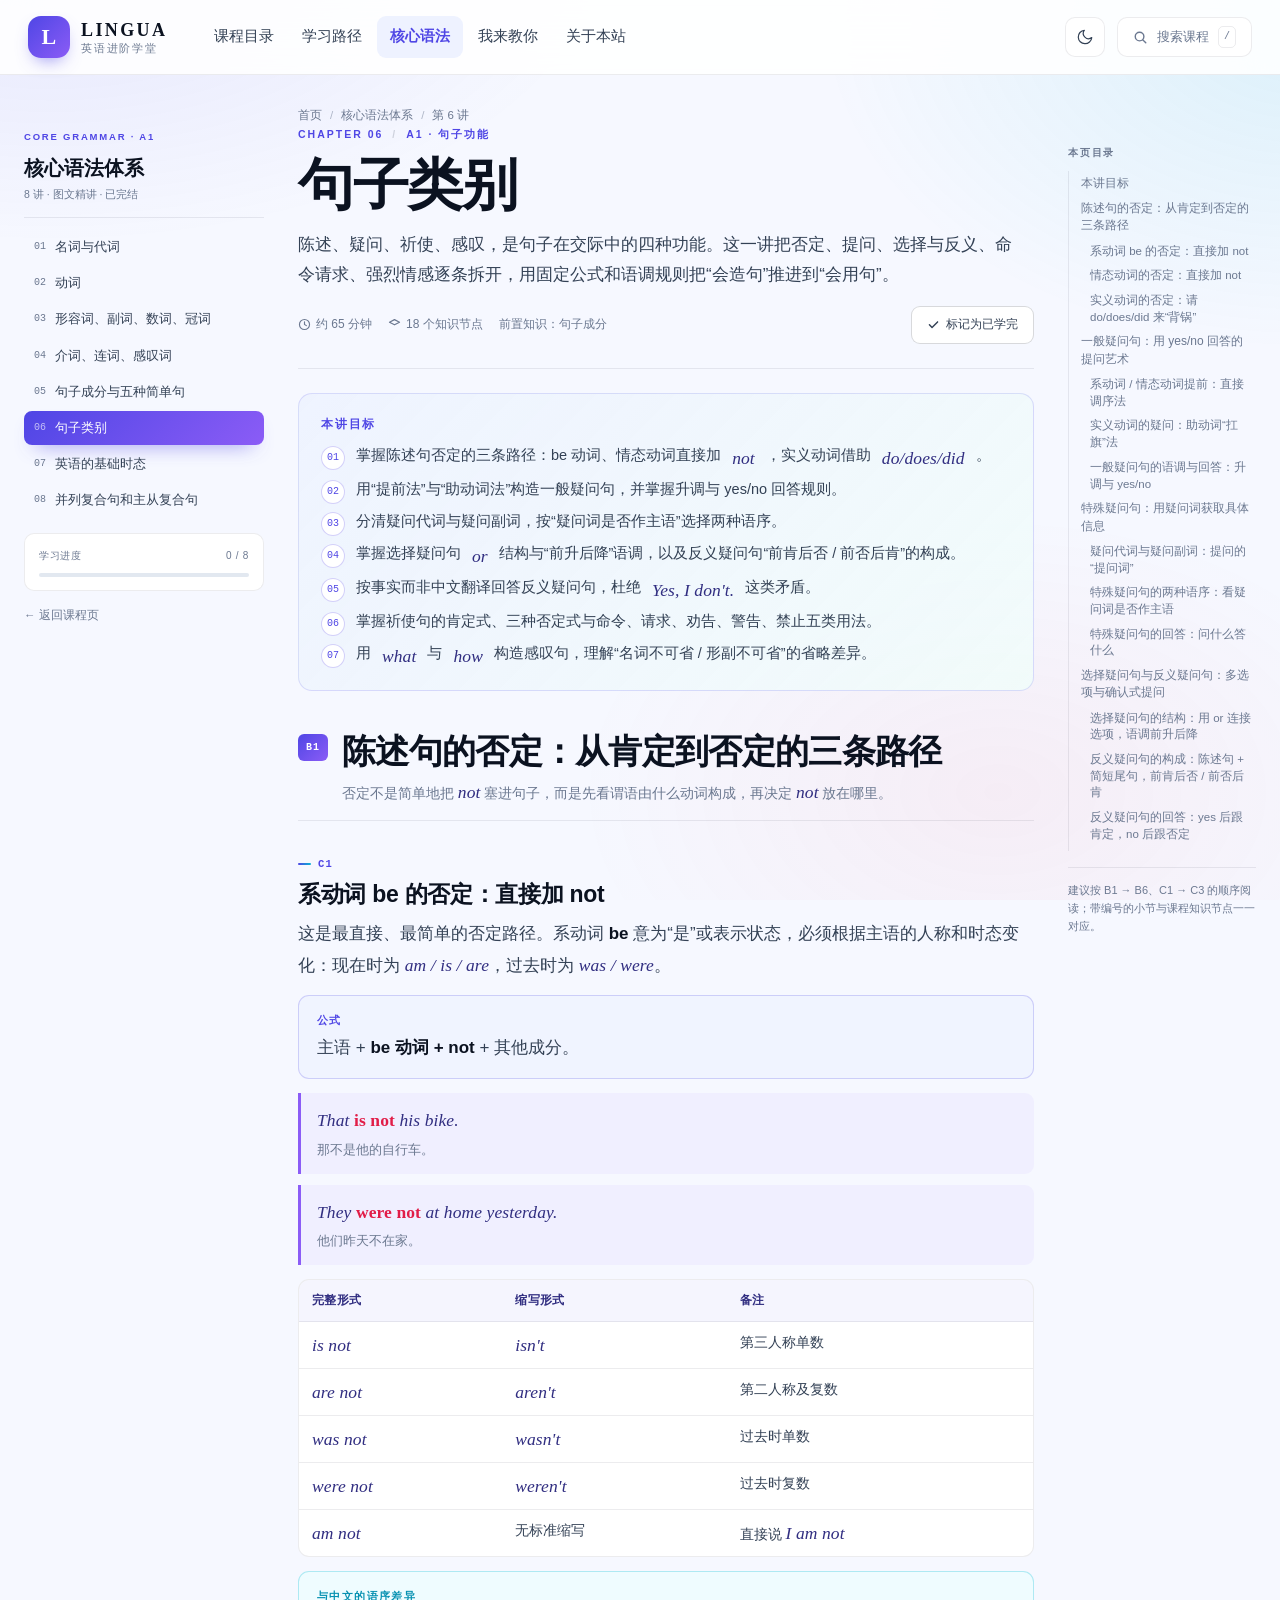
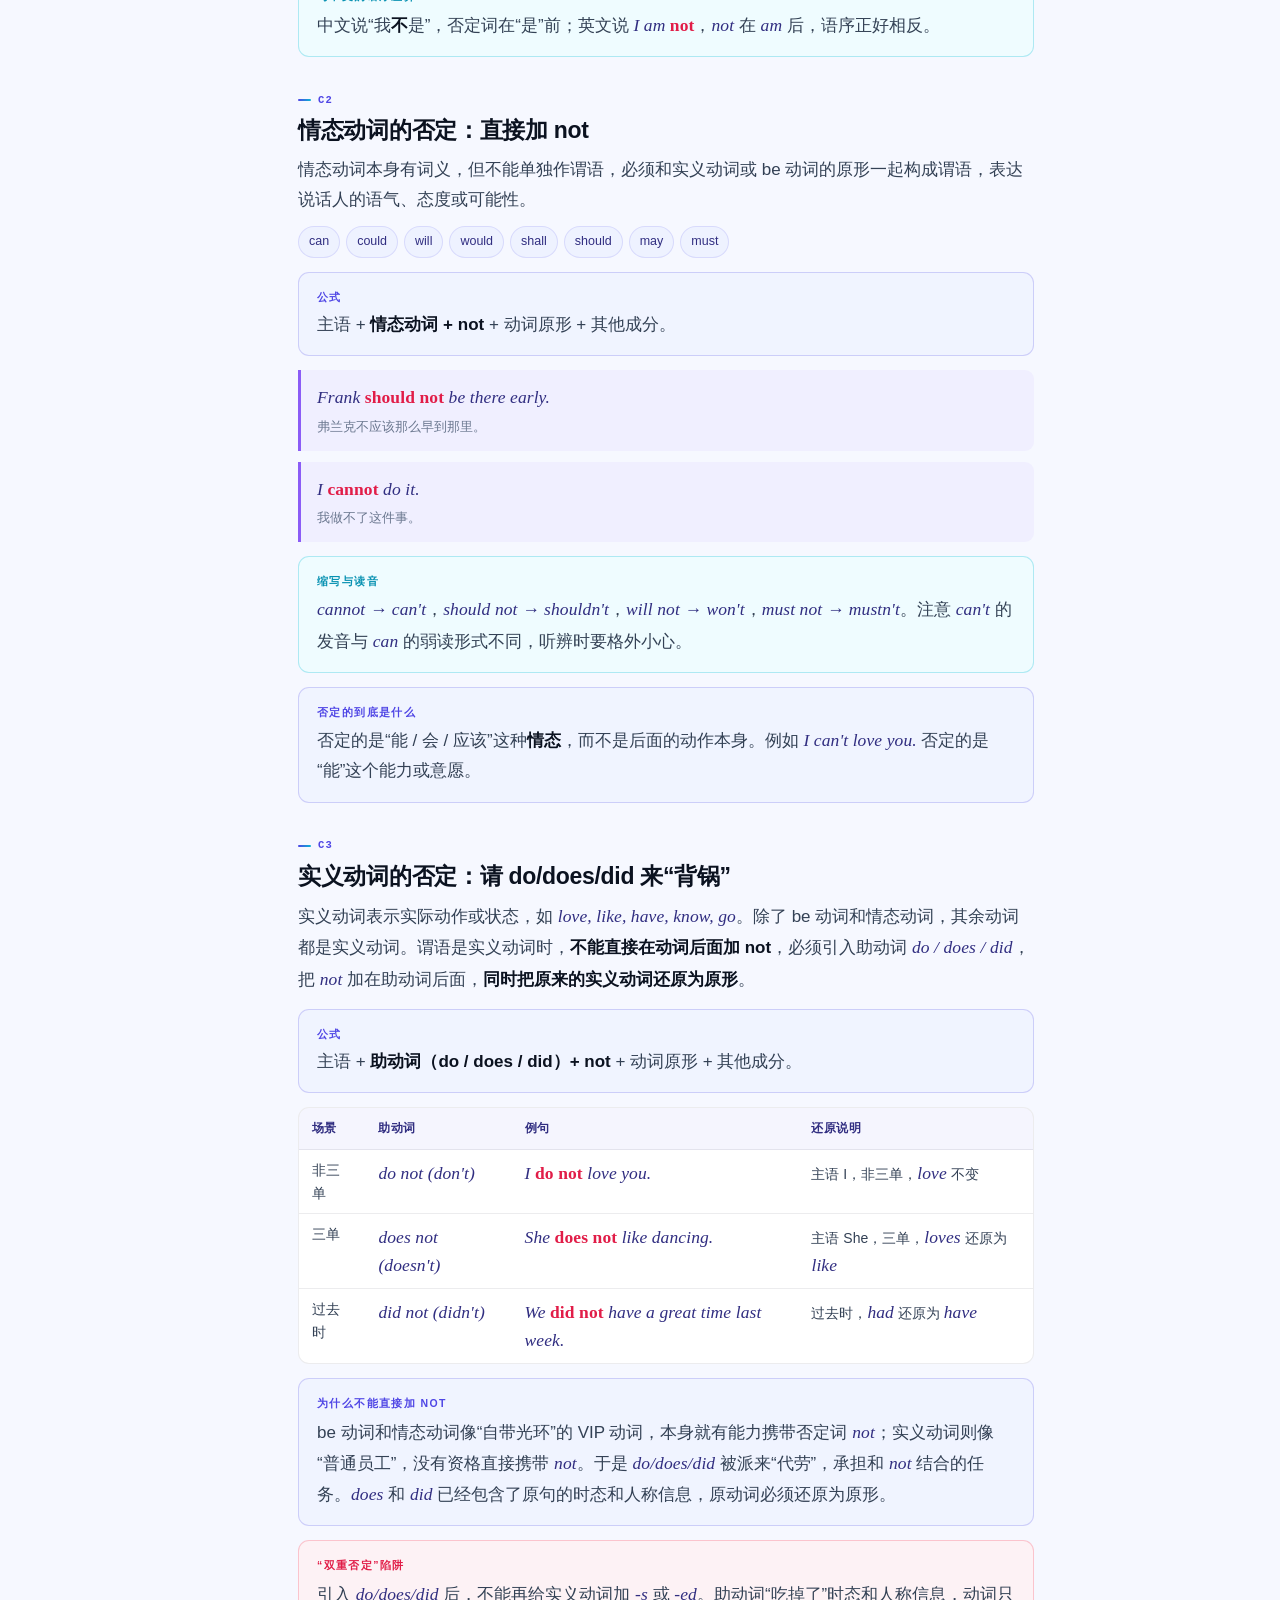
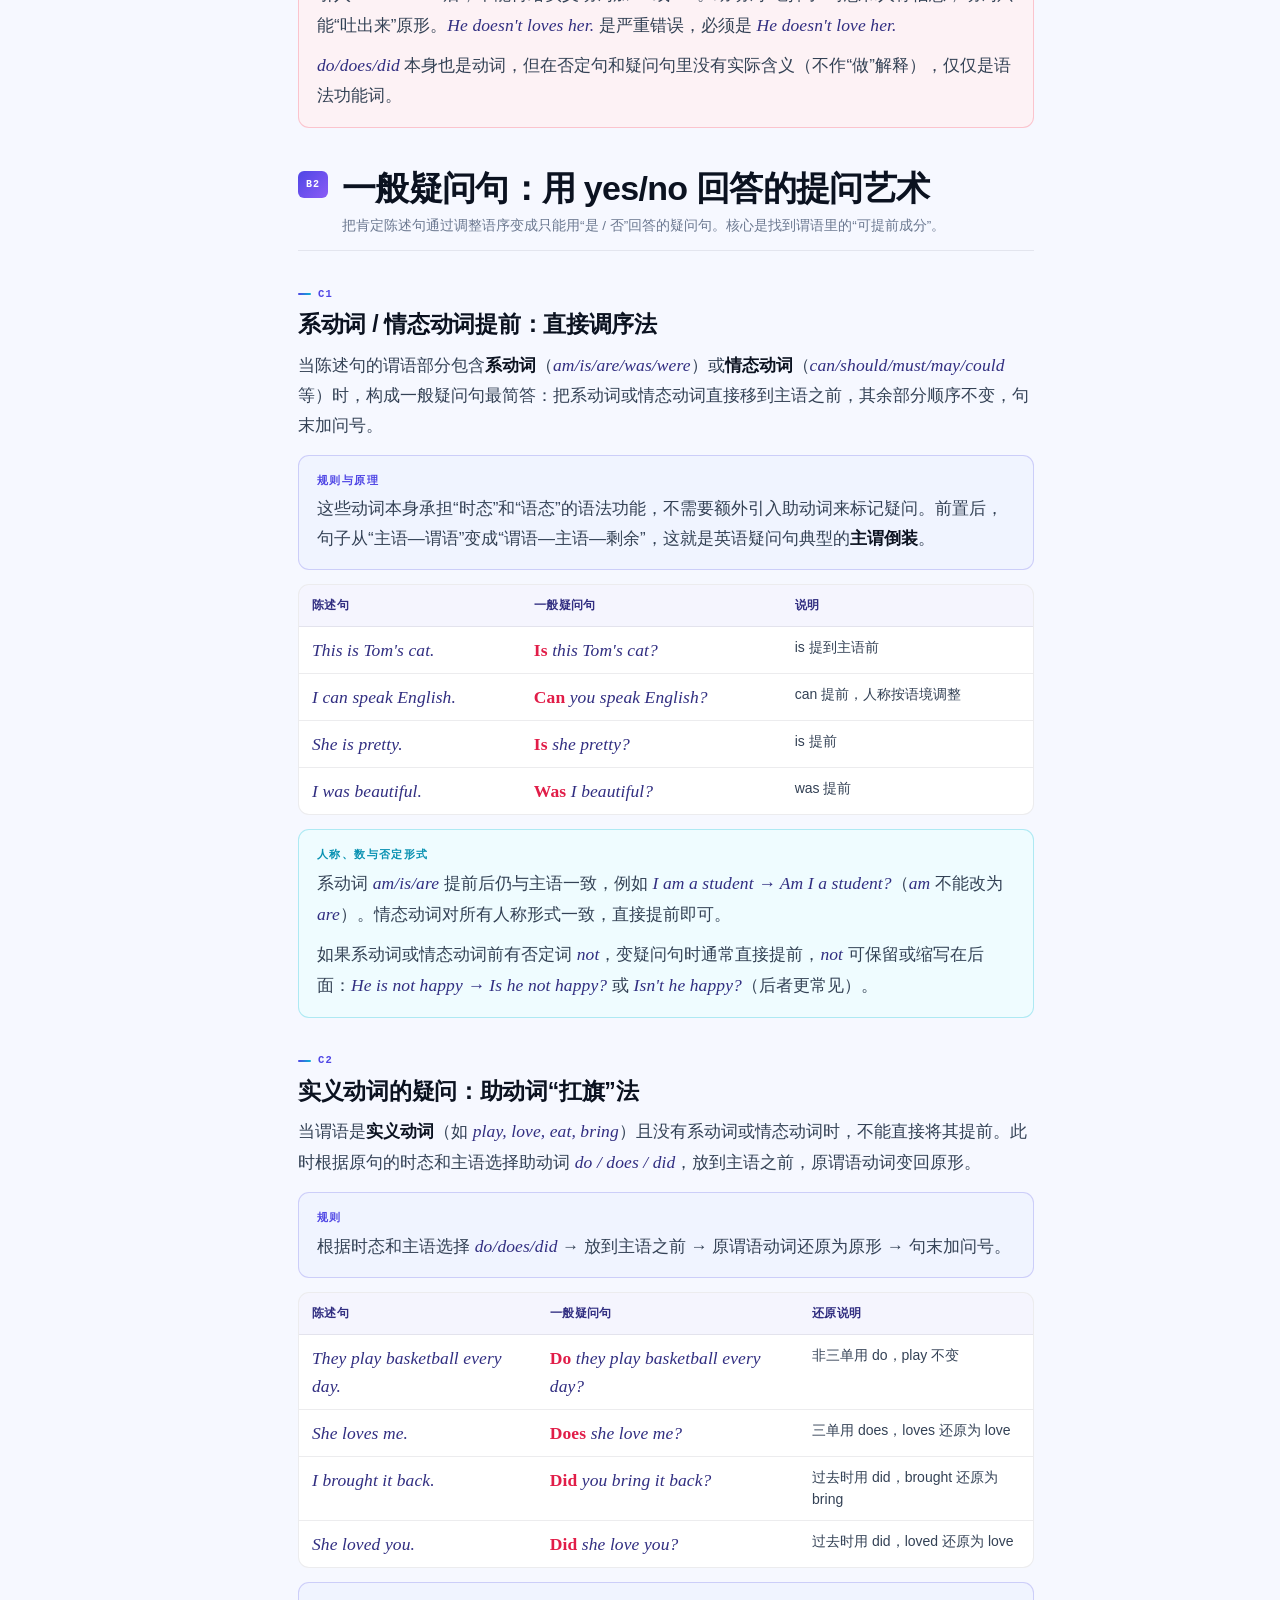
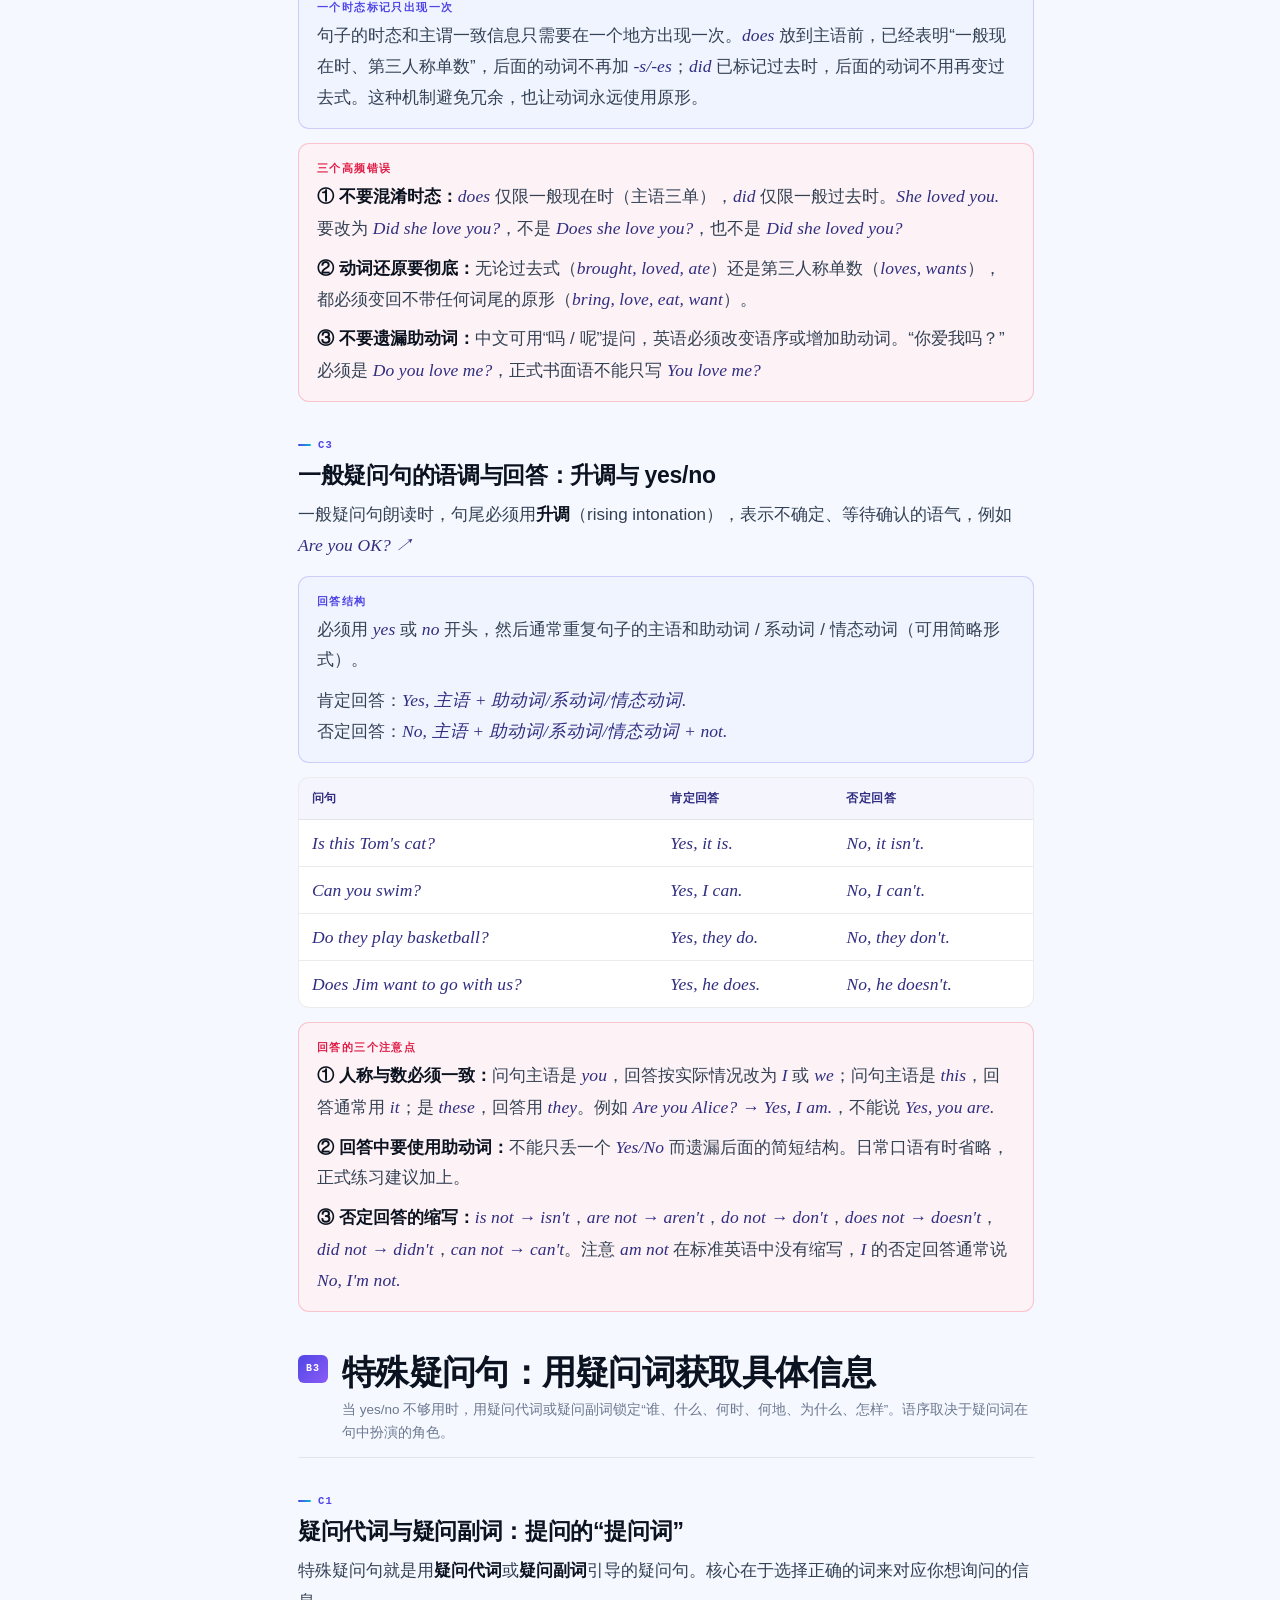
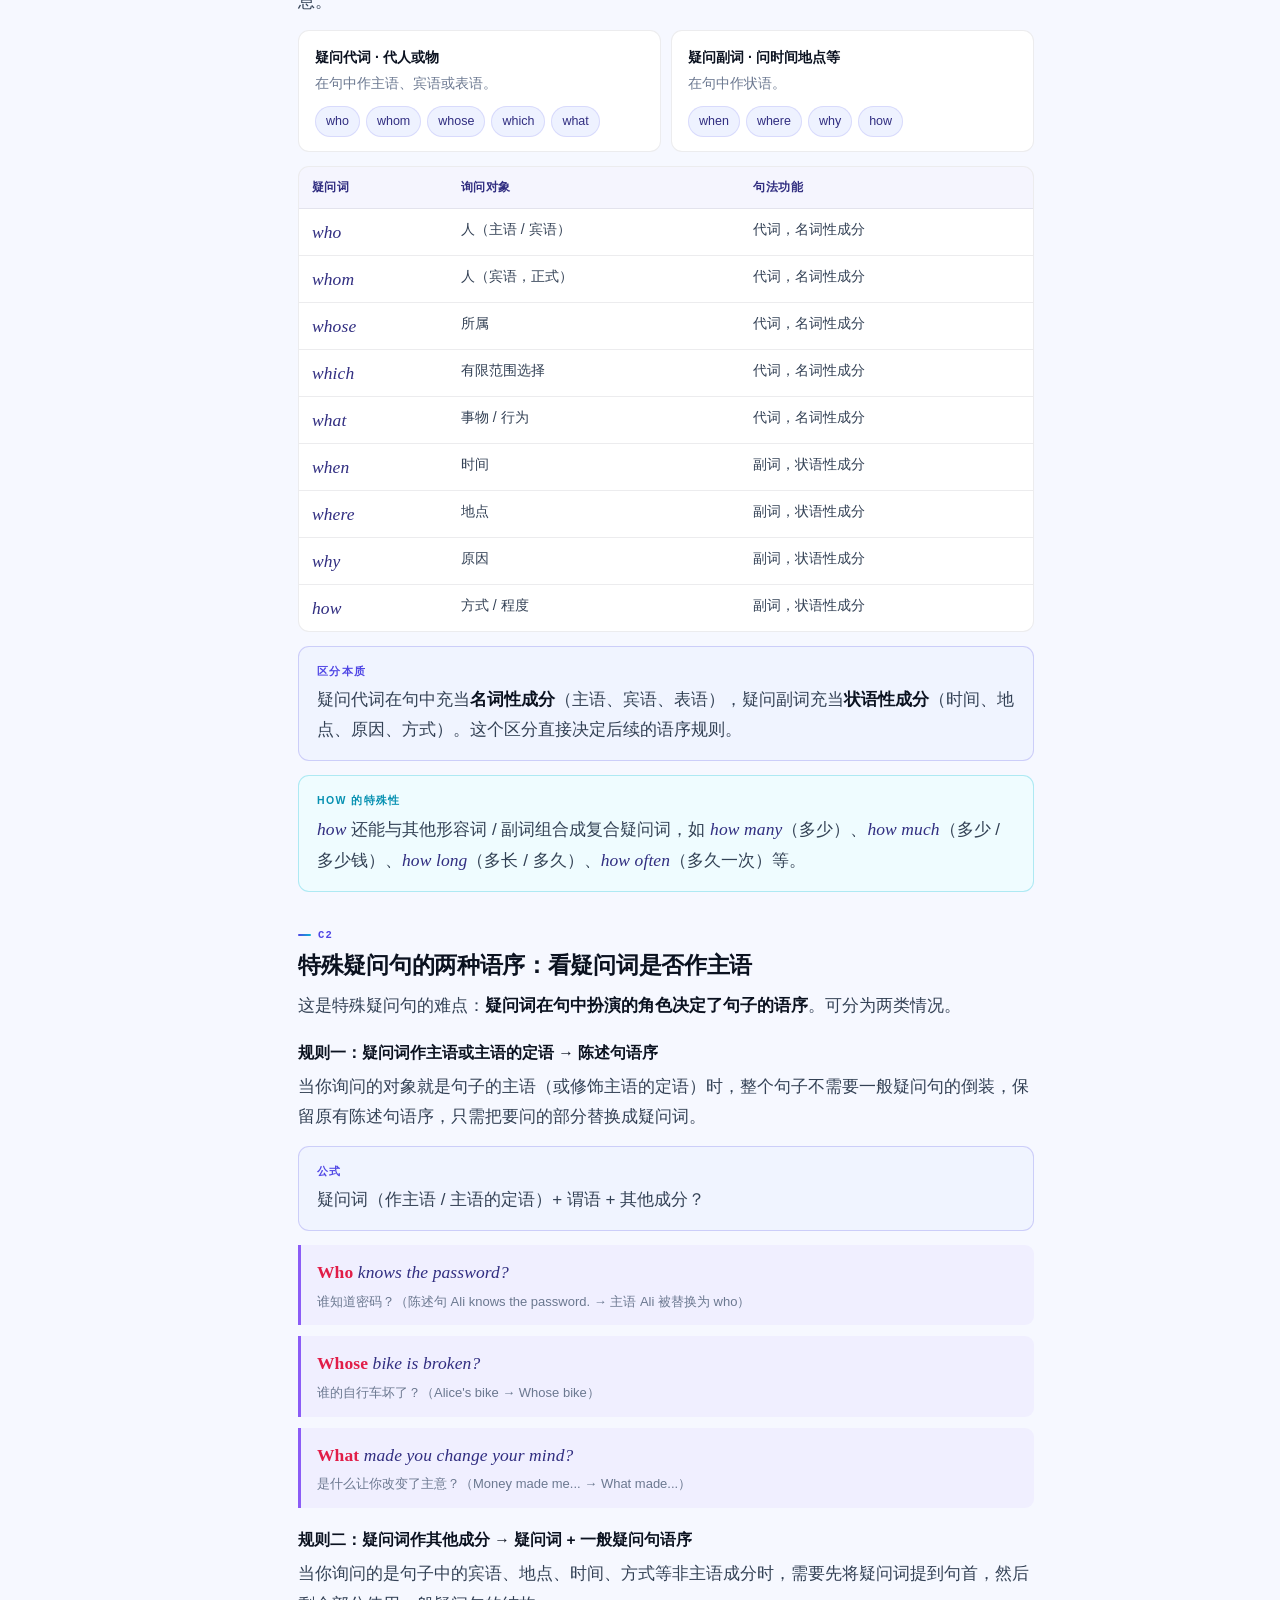
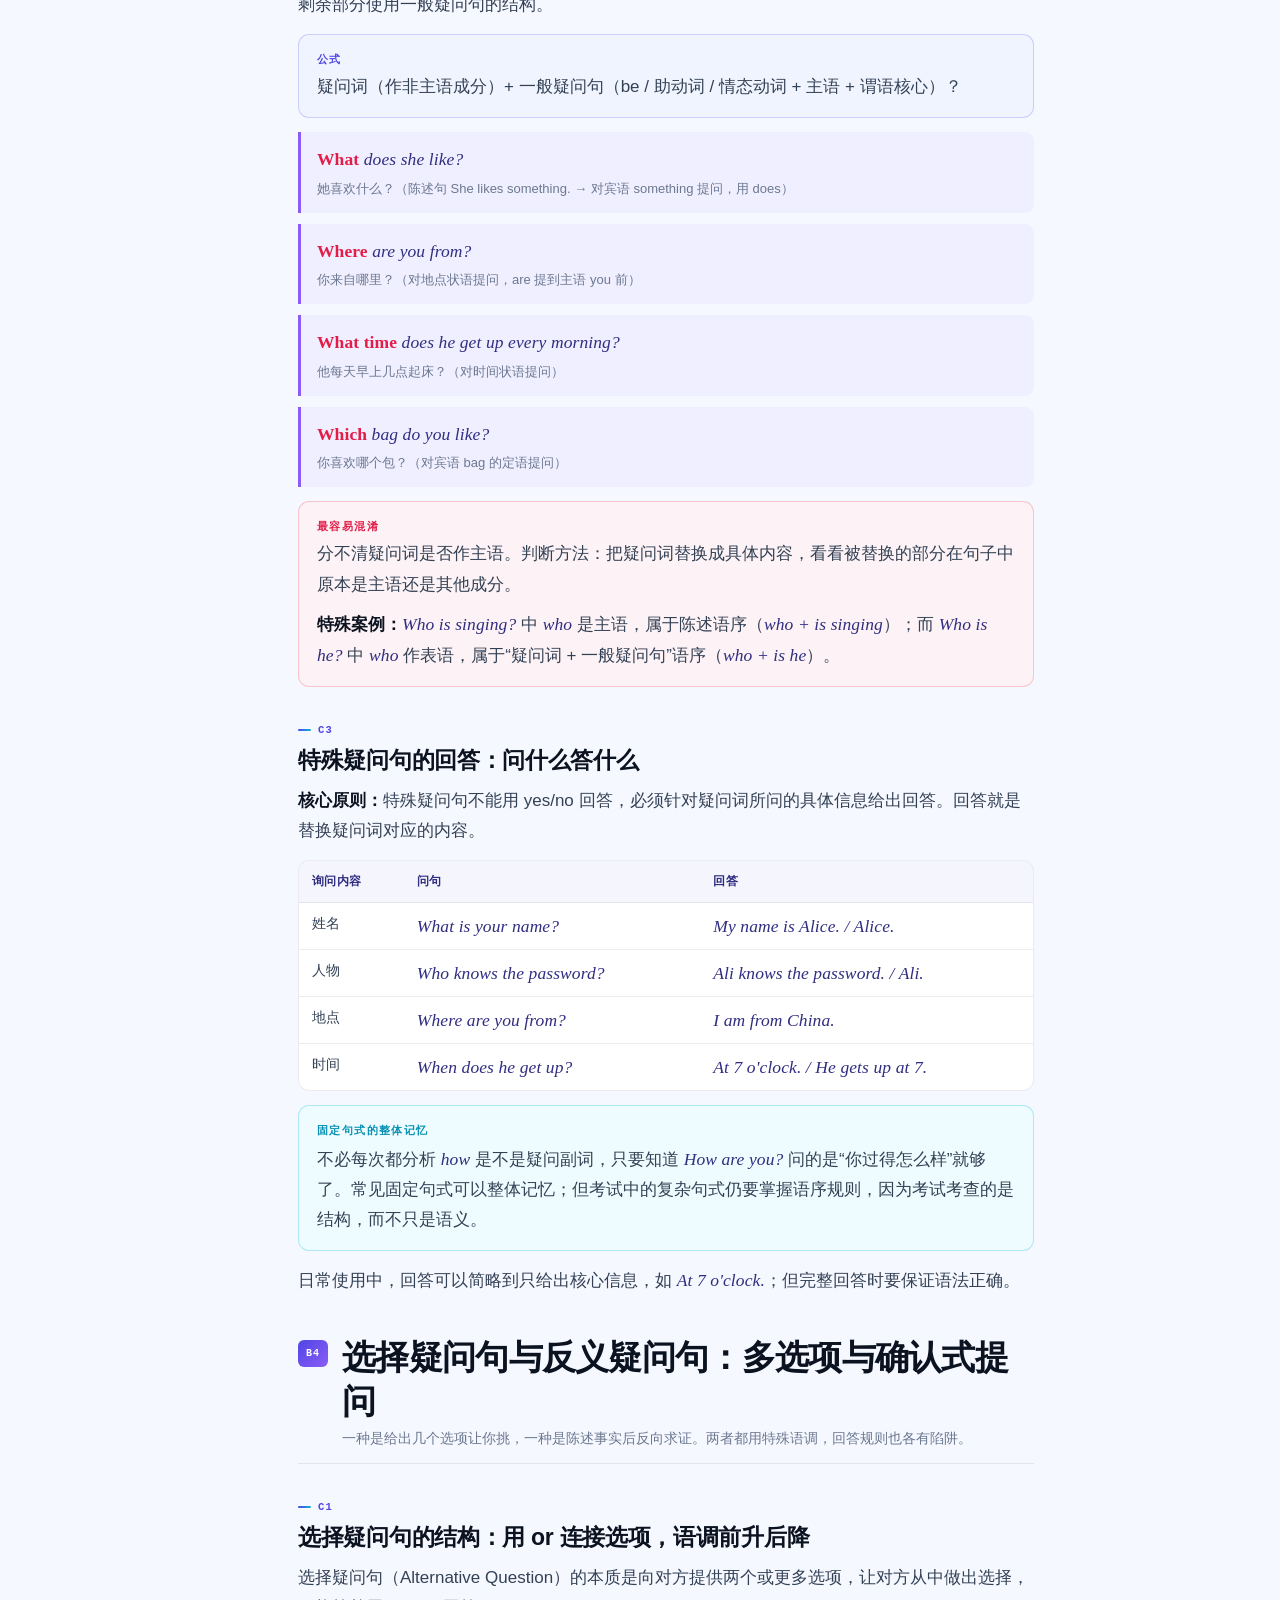
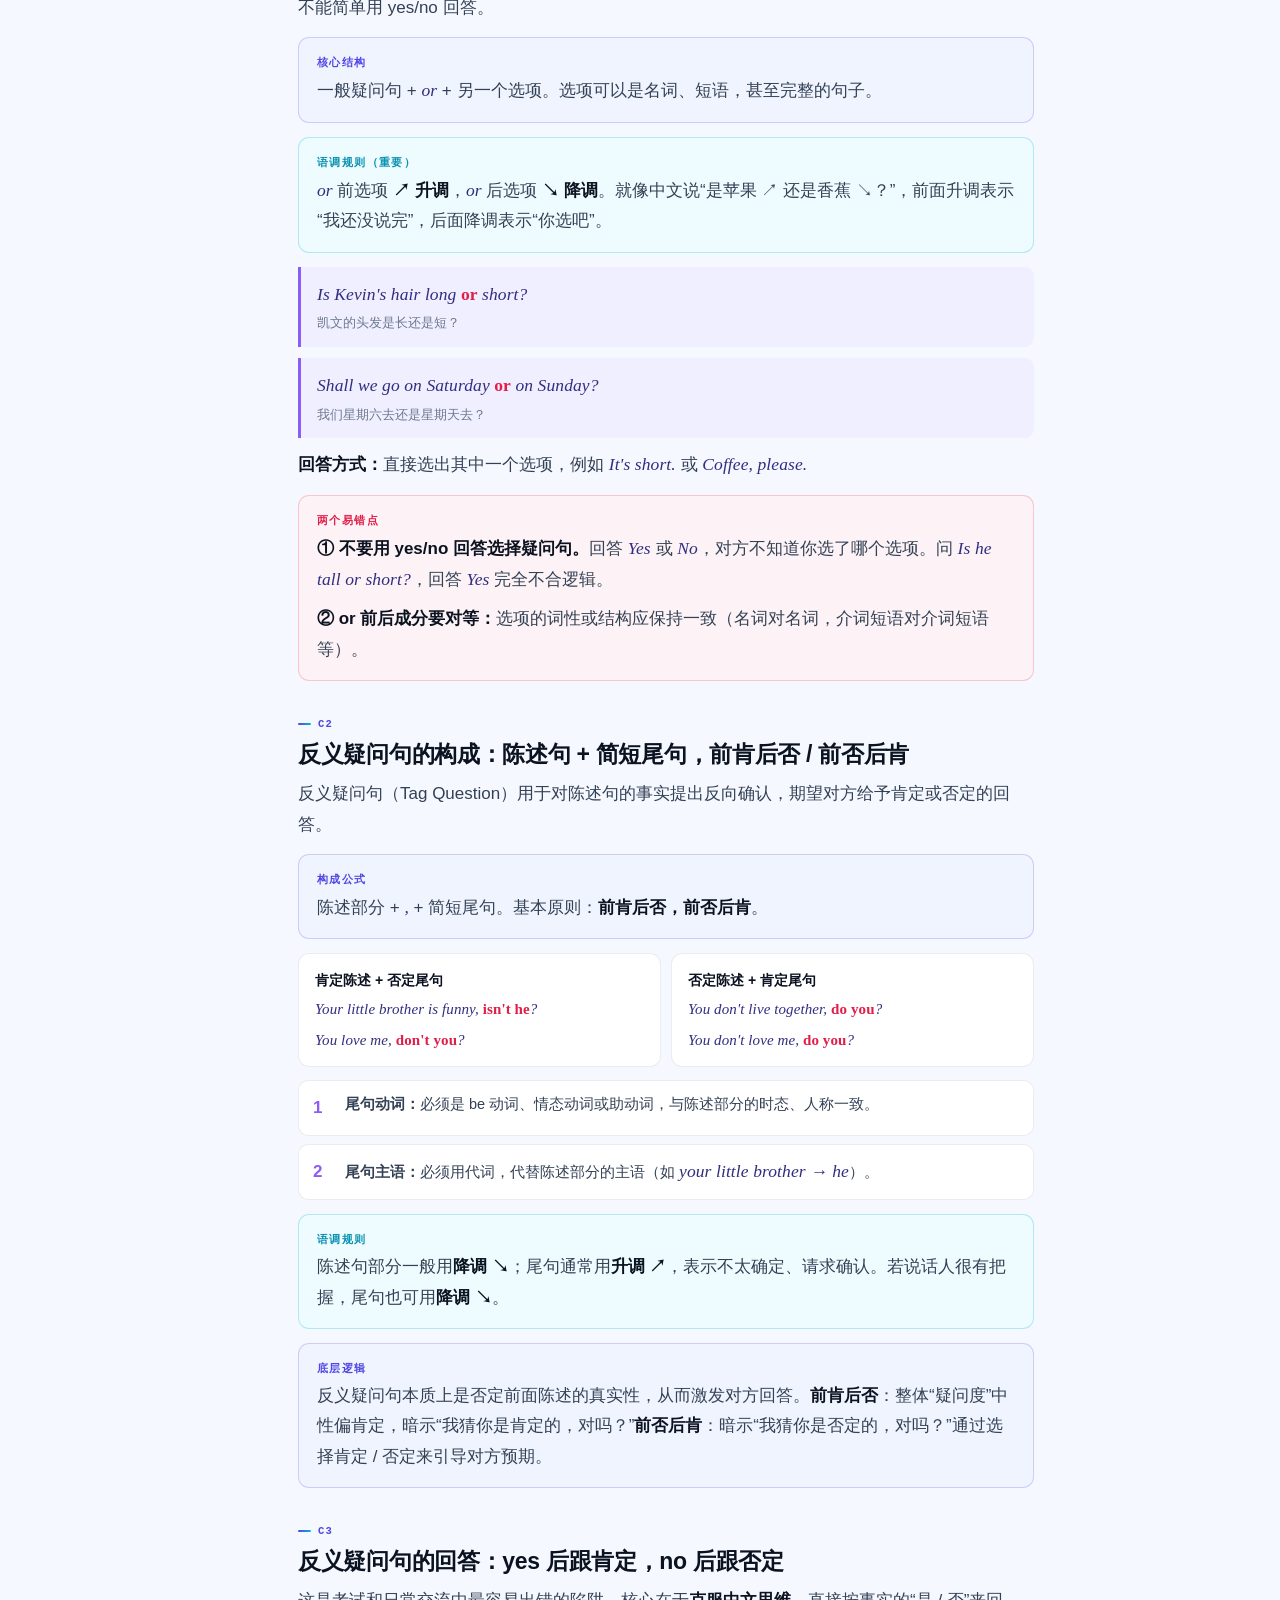
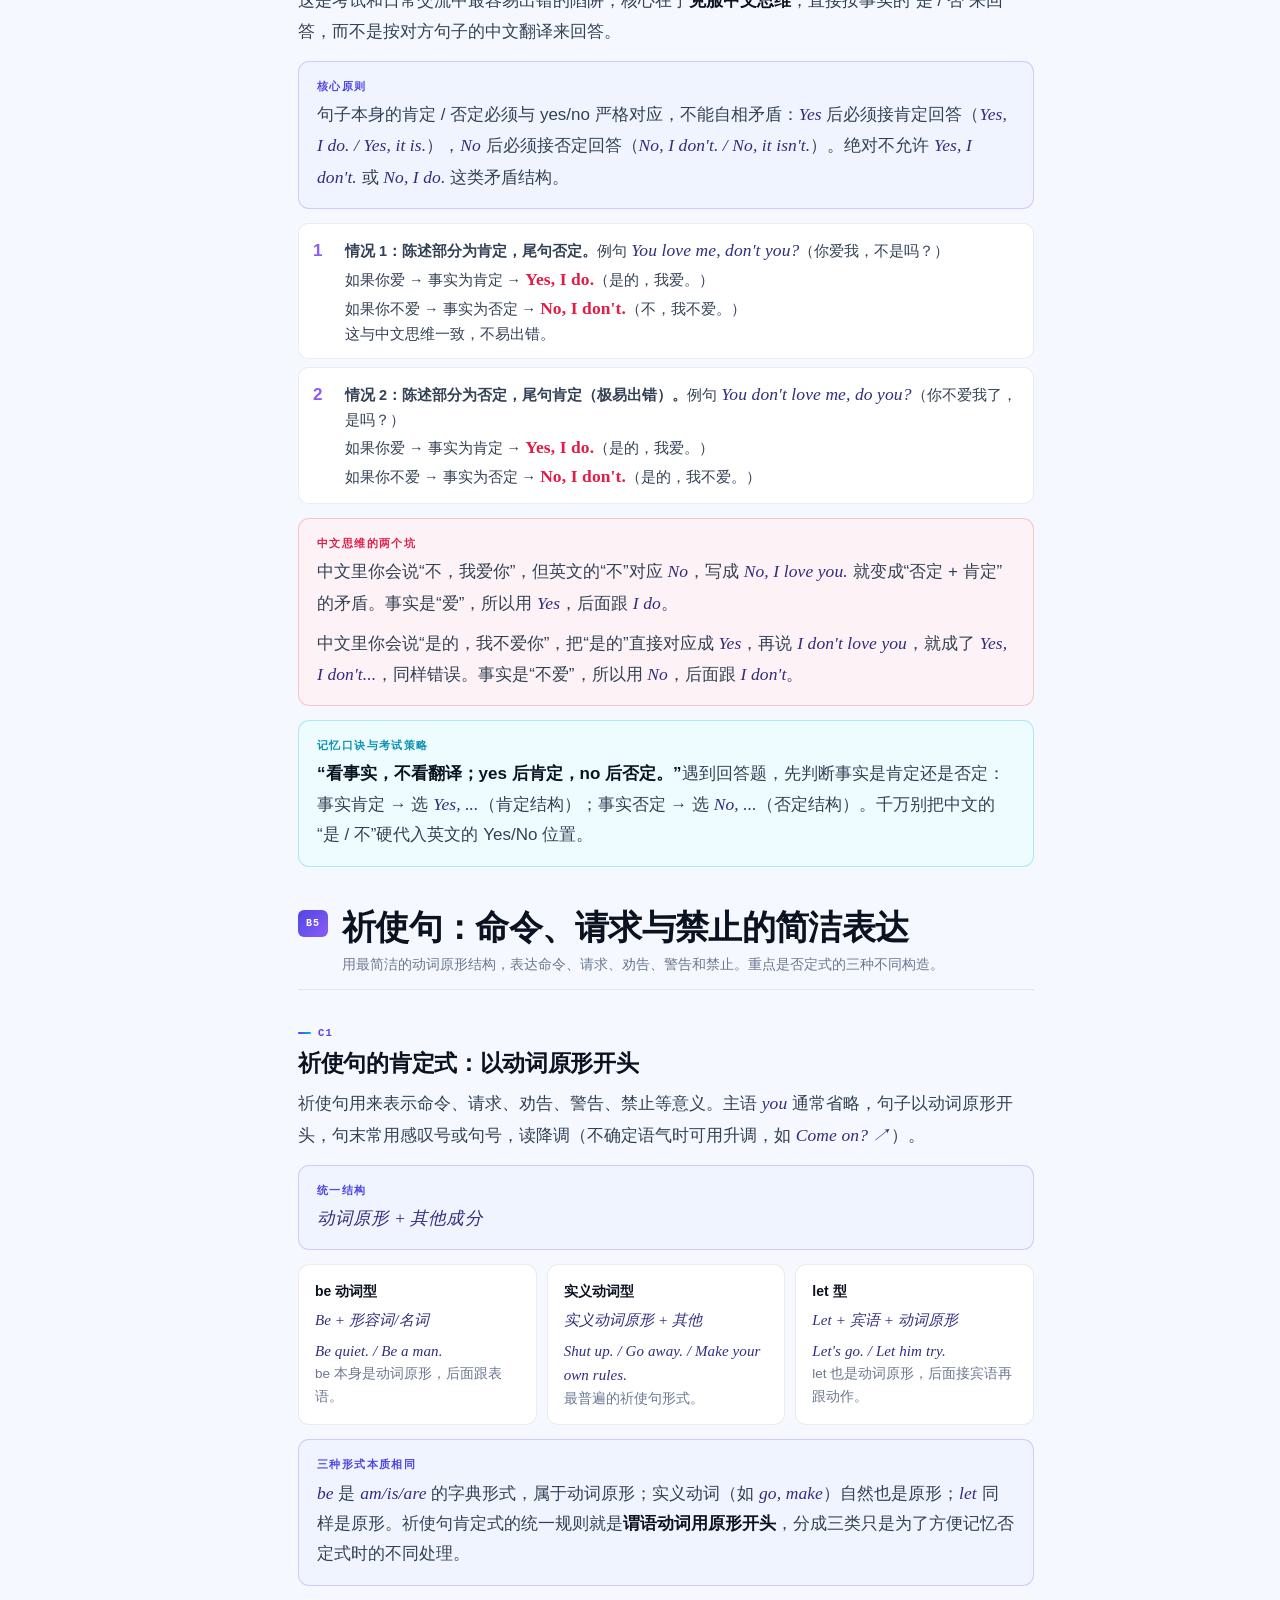
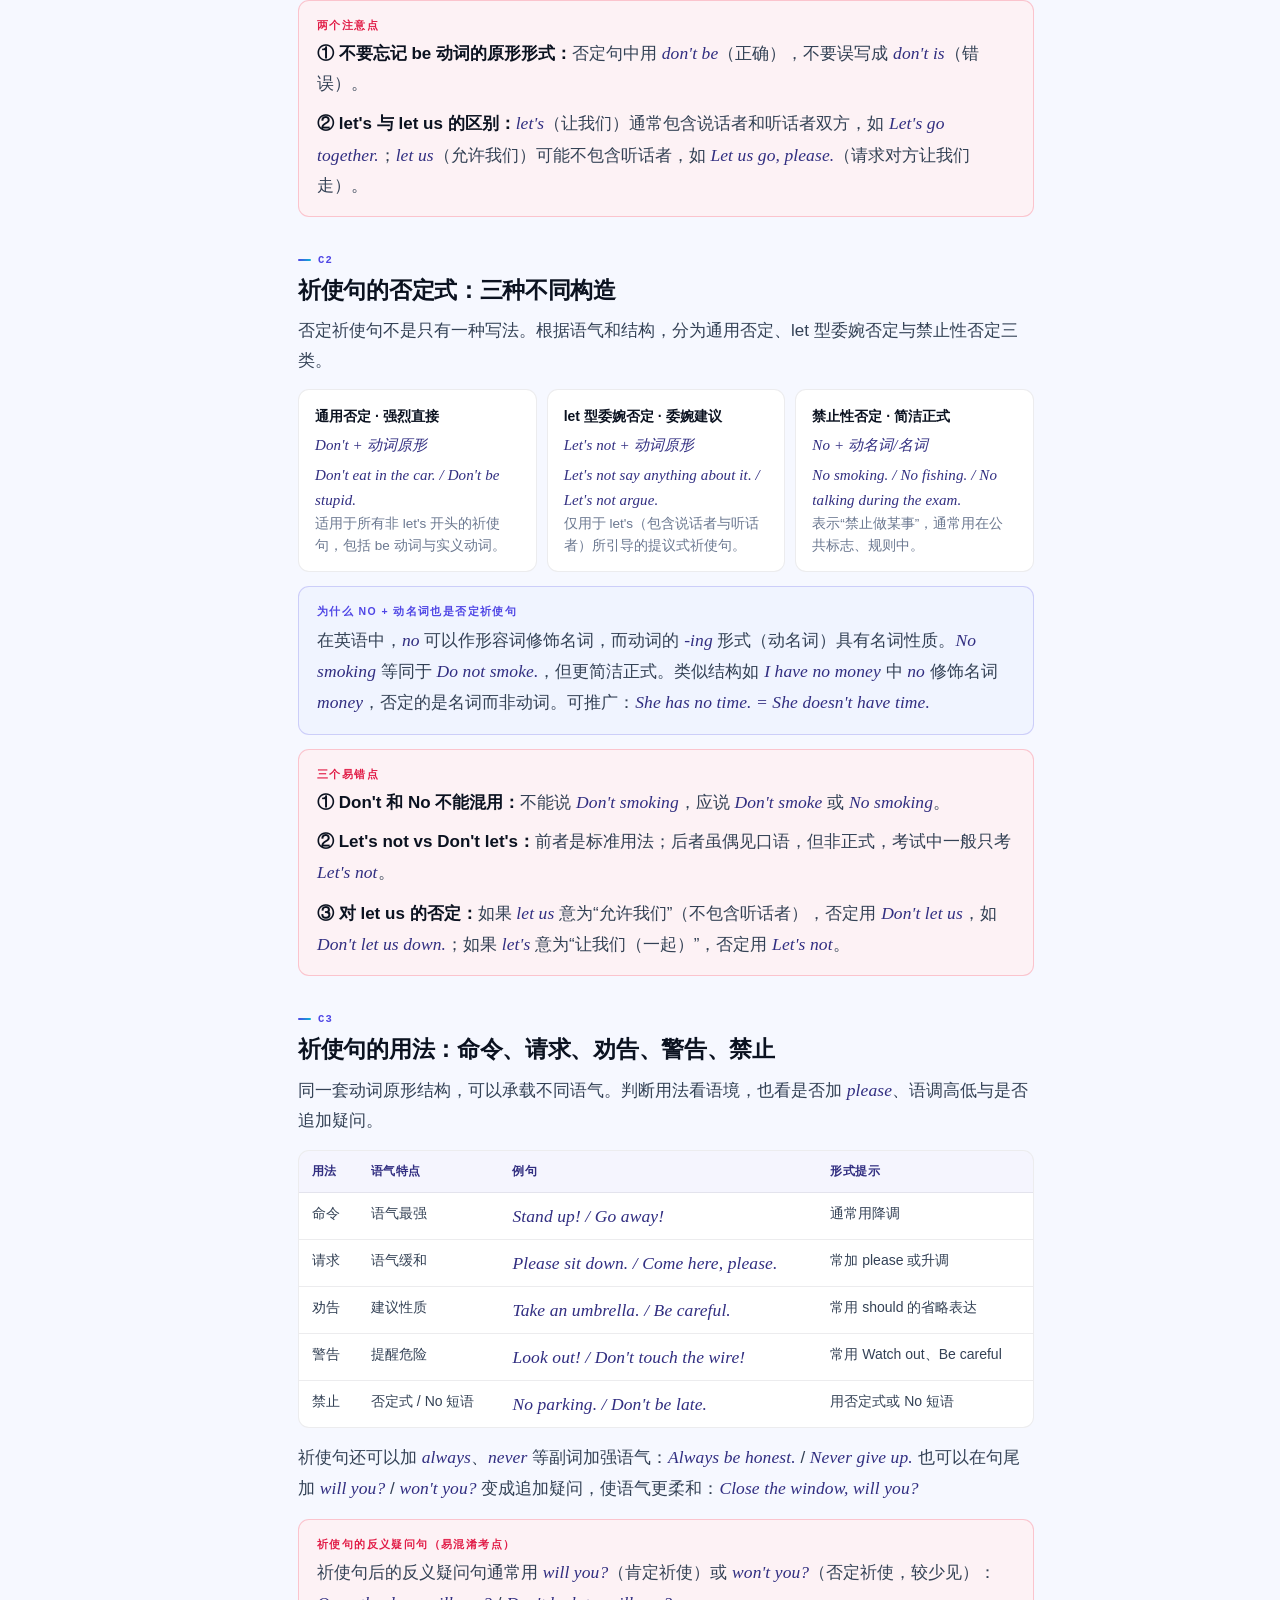
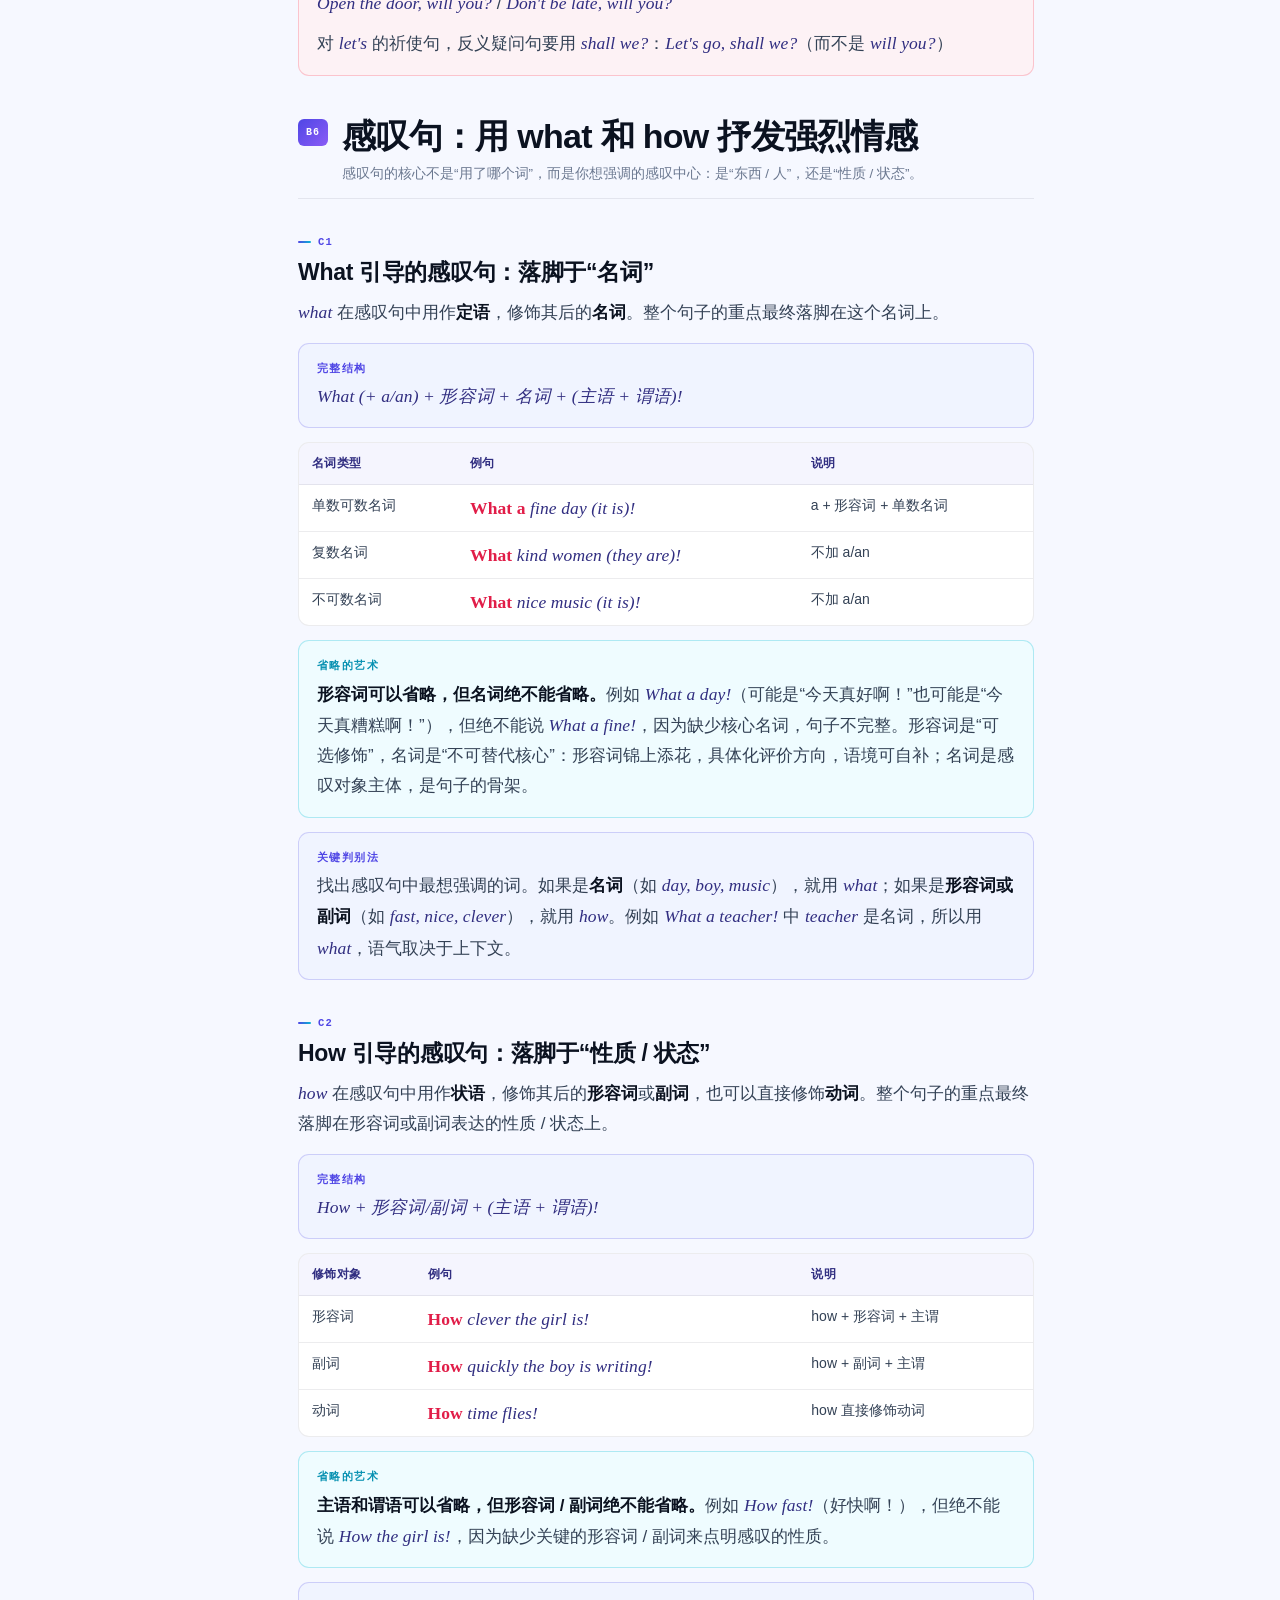
<file: lesson-06.html>
<!DOCTYPE html>
<html lang="zh-CN">
<head>
  <meta charset="UTF-8">
  <meta name="viewport" content="width=device-width, initial-scale=1">
  <script>
    (function () {
      try {
        var saved = localStorage.getItem("lingua.theme");
        var dark = saved ? saved === "dark" : window.matchMedia("(prefers-color-scheme: dark)").matches;
        document.documentElement.setAttribute("data-theme", dark ? "dark" : "light");
      } catch (e) { /* 忽略隐私模式限制 */ }
    })();
  </script>
  <title>第 6 讲 · 句子类别 | 核心语法体系 · LINGUA</title>
  <meta name="description" content="核心语法体系第 6 讲：陈述句的否定、一般疑问句、特殊疑问句、选择疑问句与反义疑问句、祈使句、感叹句的结构、语序、语调与回答规则。">
  <link rel="icon" href="data:image/svg+xml,%3Csvg xmlns='http://www.w3.org/2000/svg' viewBox='0 0 40 40'%3E%3Crect width='40' height='40' rx='12' fill='%231e5a4a'/%3E%3Ctext x='20' y='27' font-family='Georgia' font-size='20' fill='%23f3e7cd' text-anchor='middle'%3EL%3C/text%3E%3C/svg%3E">
  <link rel="stylesheet" href="assets/css/site.css">
</head>
<body data-page="lesson" data-lesson="6">

  <header class="site-header">
    <div class="header-inner">
      <a class="logo" href="index.html" aria-label="LINGUA 首页">
        <span class="logo-mark">L</span>
        <span class="logo-text"><b>LINGUA</b><span>英语进阶学堂</span></span>
      </a>
      <nav class="main-nav" aria-label="主导航">
        <a href="index.html#catalog">课程目录</a>
        <a href="index.html#roadmap">学习路径</a>
        <a href="lesson-01.html" class="is-active">核心语法</a>
        <a href="teach.html">我来教你</a>
        <a href="index.html#about">关于本站</a>
      </nav>
      <div class="header-actions">
        <button class="theme-toggle" type="button" data-theme-toggle aria-label="切换到深色模式" aria-pressed="false" title="切换到深色模式">
          <svg class="icon-moon" viewBox="0 0 24 24" fill="none" stroke="currentColor" stroke-width="1.6" aria-hidden="true"><path d="M21 12.8A9 9 0 1 1 11.2 3a7 7 0 0 0 9.8 9.8Z" stroke-linecap="round" stroke-linejoin="round"/></svg>
          <svg class="icon-sun" viewBox="0 0 24 24" fill="none" stroke="currentColor" stroke-width="1.6" aria-hidden="true"><circle cx="12" cy="12" r="4.2"/><path d="M12 2.4v2.2M12 19.4v2.2M2.4 12h2.2M19.4 12h2.2M5.2 5.2l1.6 1.6M17.2 17.2l1.6 1.6M18.8 5.2l-1.6 1.6M6.8 17.2l-1.6 1.6" stroke-linecap="round"/></svg>
        </button>
        <a class="search-jump" href="index.html#catalog">
          <svg viewBox="0 0 16 16" fill="none" stroke="currentColor" stroke-width="1.5" aria-hidden="true"><circle cx="7" cy="7" r="4.6"/><path d="m10.6 10.6 3 3" stroke-linecap="round"/></svg>
          <span>搜索课程</span><kbd>/</kbd>
        </a>
        <button class="nav-toggle" aria-label="打开菜单" aria-expanded="false">
          <svg viewBox="0 0 20 20" width="18" height="18" fill="none" stroke="currentColor" stroke-width="1.6"><path d="M3 6h14M3 10h14M3 14h14" stroke-linecap="round"/></svg>
        </button>
      </div>
    </div>
  </header>

  <div class="lesson-shell">
    <div class="lesson-layout">
      <aside class="lesson-sidebar">
        <div class="sidebar-course">
          <span class="series">Core Grammar · A1</span>
          <b>核心语法体系</b>
          <span class="meta">8 讲 · 图文精讲 · 已完结</span>
        </div>
        <nav class="chapter-nav" aria-label="章节目录">
          <a data-chapter="1" href="lesson-01.html"><span class="n">01</span><span>名词与代词</span></a>
          <a data-chapter="2" href="lesson-02.html"><span class="n">02</span><span>动词</span></a>
          <a data-chapter="3" href="lesson-03.html"><span class="n">03</span><span>形容词、副词、数词、冠词</span></a>
          <a data-chapter="4" href="lesson-04.html"><span class="n">04</span><span>介词、连词、感叹词</span></a>
          <a data-chapter="5" href="lesson-05.html"><span class="n">05</span><span>句子成分与五种简单句</span></a>
          <a data-chapter="6" class="is-active" href="lesson-06.html"><span class="n">06</span><span>句子类别</span></a>
          <a data-chapter="7" href="lesson-07.html"><span class="n">07</span><span>英语的基础时态</span></a>
          <a data-chapter="8" href="lesson-08.html"><span class="n">08</span><span>并列复合句和主从复合句</span></a>
        </nav>
        <div class="sidebar-progress">
          <div class="sp-top"><span>学习进度</span><span class="sp-count">0 / 8</span></div>
          <div class="sp-bar"><i></i></div>
        </div>
        <a class="sidebar-back" href="course.html?id=21">← 返回课程页</a>
      </aside>

      <main class="lesson-main">
        <nav class="breadcrumb">
          <a href="index.html">首页</a><span class="sep">/</span>
          <a href="course.html?id=21">核心语法体系</a><span class="sep">/</span>
          <span>第 6 讲</span>
        </nav>

        <header class="lesson-header">
          <div class="lesson-kicker"><span>Chapter 06</span><span class="sep">/</span><span>A1 · 句子功能</span></div>
          <h1>句子类别</h1>
          <p class="lesson-lede">陈述、疑问、祈使、感叹，是句子在交际中的四种功能。这一讲把否定、提问、选择与反义、命令请求、强烈情感逐条拆开，用固定公式和语调规则把“会造句”推进到“会用句”。</p>
          <div class="lesson-meta">
            <span><svg viewBox="0 0 16 16" fill="none" stroke="currentColor" stroke-width="1.4"><circle cx="8" cy="8" r="6.2"/><path d="M8 4.6V8l2.3 1.4" stroke-linecap="round"/></svg>约 65 分钟</span>
            <span><svg viewBox="0 0 16 16" fill="none" stroke="currentColor" stroke-width="1.4"><path d="M8 2 1.8 5.2 8 8.4l6.2-3.2L8 2Z" stroke-linejoin="round"/></svg>18 个知识节点</span>
            <span>前置知识：句子成分</span>
            <button class="complete-btn" type="button">
              <svg viewBox="0 0 16 16" fill="none" stroke="currentColor" stroke-width="1.8"><path d="m3 8.4 3.2 3.2L13 4.8" stroke-linecap="round" stroke-linejoin="round"/></svg>
              标记为已学完
            </button>
          </div>
        </header>

        <section class="objectives">
          <h2 id="sec-objectives">本讲目标</h2>
          <ol>
            <li>掌握陈述句否定的三条路径：be 动词、情态动词直接加 <span class="en">not</span>，实义动词借助 <span class="en">do/does/did</span>。</li>
            <li>用“提前法”与“助动词法”构造一般疑问句，并掌握升调与 yes/no 回答规则。</li>
            <li>分清疑问代词与疑问副词，按“疑问词是否作主语”选择两种语序。</li>
            <li>掌握选择疑问句 <span class="en">or</span> 结构与“前升后降”语调，以及反义疑问句“前肯后否 / 前否后肯”的构成。</li>
            <li>按事实而非中文翻译回答反义疑问句，杜绝 <span class="en">Yes, I don't.</span> 这类矛盾。</li>
            <li>掌握祈使句的肯定式、三种否定式与命令、请求、劝告、警告、禁止五类用法。</li>
            <li>用 <span class="en">what</span> 与 <span class="en">how</span> 构造感叹句，理解“名词不可省 / 形副不可省”的省略差异。</li>
          </ol>
        </section>

        <article>
          <!-- ================= B1 陈述句的否定 ================= -->
          <section class="part" id="part-b1">
            <div class="part-head">
              <span class="part-tag">B1</span>
              <div>
                <h2 id="sec-b1-title">陈述句的否定：从肯定到否定的三条路径</h2>
                <p>否定不是简单地把 <span class="en">not</span> 塞进句子，而是先看谓语由什么动词构成，再决定 <span class="en">not</span> 放在哪里。</p>
              </div>
            </div>

            <div class="block">
              <span class="block-label">C1</span>
              <h3 id="sec-b1-c1">系动词 be 的否定：直接加 not</h3>
              <p>这是最直接、最简单的否定路径。系动词 <strong>be</strong> 意为“是”或表示状态，必须根据主语的人称和时态变化：现在时为 <span class="en">am / is / are</span>，过去时为 <span class="en">was / were</span>。</p>
              <div class="callout idea">
                <b class="t">公式</b>
                <p>主语 + <strong>be 动词 + not</strong> + 其他成分。</p>
              </div>
              <div class="example">
                <span class="en">That <b>is not</b> his bike.</span>
                <span class="zh">那不是他的自行车。</span>
              </div>
              <div class="example">
                <span class="en">They <b>were not</b> at home yesterday.</span>
                <span class="zh">他们昨天不在家。</span>
              </div>
              <div class="table-wrap">
                <table>
                  <thead><tr><th>完整形式</th><th>缩写形式</th><th>备注</th></tr></thead>
                  <tbody>
                    <tr><td><span class="en">is not</span></td><td><span class="en">isn't</span></td><td>第三人称单数</td></tr>
                    <tr><td><span class="en">are not</span></td><td><span class="en">aren't</span></td><td>第二人称及复数</td></tr>
                    <tr><td><span class="en">was not</span></td><td><span class="en">wasn't</span></td><td>过去时单数</td></tr>
                    <tr><td><span class="en">were not</span></td><td><span class="en">weren't</span></td><td>过去时复数</td></tr>
                    <tr><td><span class="en">am not</span></td><td>无标准缩写</td><td>直接说 <span class="en">I am not</span></td></tr>
                  </tbody>
                </table>
              </div>
              <div class="callout tip">
                <b class="t">与中文的语序差异</b>
                <p>中文说“我<strong>不</strong>是”，否定词在“是”前；英文说 <span class="en">I am <b>not</b></span>，<span class="en">not</span> 在 <span class="en">am</span> 后，语序正好相反。</p>
              </div>
            </div>

            <div class="block">
              <span class="block-label">C2</span>
              <h3 id="sec-b1-c2">情态动词的否定：直接加 not</h3>
              <p>情态动词本身有词义，但不能单独作谓语，必须和实义动词或 be 动词的原形一起构成谓语，表达说话人的语气、态度或可能性。</p>
              <div class="chip-row">
                <span>can</span><span>could</span><span>will</span><span>would</span><span>shall</span><span>should</span><span>may</span><span>must</span>
              </div>
              <div class="callout idea">
                <b class="t">公式</b>
                <p>主语 + <strong>情态动词 + not</strong> + 动词原形 + 其他成分。</p>
              </div>
              <div class="example">
                <span class="en">Frank <b>should not</b> be there early.</span>
                <span class="zh">弗兰克不应该那么早到那里。</span>
              </div>
              <div class="example">
                <span class="en">I <b>cannot</b> do it.</span>
                <span class="zh">我做不了这件事。</span>
              </div>
              <div class="callout tip">
                <b class="t">缩写与读音</b>
                <p><span class="en">cannot → can't</span>，<span class="en">should not → shouldn't</span>，<span class="en">will not → won't</span>，<span class="en">must not → mustn't</span>。注意 <span class="en">can't</span> 的发音与 <span class="en">can</span> 的弱读形式不同，听辨时要格外小心。</p>
              </div>
              <div class="callout idea">
                <b class="t">否定的到底是什么</b>
                <p>否定的是“能 / 会 / 应该”这种<strong>情态</strong>，而不是后面的动作本身。例如 <span class="en">I can't love you.</span> 否定的是“能”这个能力或意愿。</p>
              </div>
            </div>

            <div class="block">
              <span class="block-label">C3</span>
              <h3 id="sec-b1-c3">实义动词的否定：请 do/does/did 来“背锅”</h3>
              <p>实义动词表示实际动作或状态，如 <span class="en">love, like, have, know, go</span>。除了 be 动词和情态动词，其余动词都是实义动词。谓语是实义动词时，<strong>不能直接在动词后面加 not</strong>，必须引入助动词 <span class="en">do / does / did</span>，把 <span class="en">not</span> 加在助动词后面，<strong>同时把原来的实义动词还原为原形</strong>。</p>
              <div class="callout idea">
                <b class="t">公式</b>
                <p>主语 + <strong>助动词（do / does / did）+ not</strong> + 动词原形 + 其他成分。</p>
              </div>
              <div class="table-wrap">
                <table>
                  <thead><tr><th>场景</th><th>助动词</th><th>例句</th><th>还原说明</th></tr></thead>
                  <tbody>
                    <tr><td>非三单</td><td><span class="en">do not (don't)</span></td><td><span class="en">I <b>do not</b> love you.</span></td><td>主语 I，非三单，<span class="en">love</span> 不变</td></tr>
                    <tr><td>三单</td><td><span class="en">does not (doesn't)</span></td><td><span class="en">She <b>does not</b> like dancing.</span></td><td>主语 She，三单，<span class="en">loves</span> 还原为 <span class="en">like</span></td></tr>
                    <tr><td>过去时</td><td><span class="en">did not (didn't)</span></td><td><span class="en">We <b>did not</b> have a great time last week.</span></td><td>过去时，<span class="en">had</span> 还原为 <span class="en">have</span></td></tr>
                  </tbody>
                </table>
              </div>
              <div class="callout idea">
                <b class="t">为什么不能直接加 not</b>
                <p>be 动词和情态动词像“自带光环”的 VIP 动词，本身就有能力携带否定词 <span class="en">not</span>；实义动词则像“普通员工”，没有资格直接携带 <span class="en">not</span>。于是 <span class="en">do/does/did</span> 被派来“代劳”，承担和 <span class="en">not</span> 结合的任务。<span class="en">does</span> 和 <span class="en">did</span> 已经包含了原句的时态和人称信息，原动词必须还原为原形。</p>
              </div>
              <div class="callout warn">
                <b class="t">“双重否定”陷阱</b>
                <p>引入 <span class="en">do/does/did</span> 后，不能再给实义动词加 <span class="en">-s</span> 或 <span class="en">-ed</span>。助动词“吃掉了”时态和人称信息，动词只能“吐出来”原形。<span class="en">He doesn't loves her.</span> 是严重错误，必须是 <span class="en">He doesn't love her.</span></p>
                <p><span class="en">do/does/did</span> 本身也是动词，但在否定句和疑问句里没有实际含义（不作“做”解释），仅仅是语法功能词。</p>
              </div>
            </div>
          </section>

          <!-- ================= B2 一般疑问句 ================= -->
          <section class="part" id="part-b2">
            <div class="part-head">
              <span class="part-tag">B2</span>
              <div>
                <h2 id="sec-b2-title">一般疑问句：用 yes/no 回答的提问艺术</h2>
                <p>把肯定陈述句通过调整语序变成只能用“是 / 否”回答的疑问句。核心是找到谓语里的“可提前成分”。</p>
              </div>
            </div>

            <div class="block">
              <span class="block-label">C1</span>
              <h3 id="sec-b2-c1">系动词 / 情态动词提前：直接调序法</h3>
              <p>当陈述句的谓语部分包含<strong>系动词</strong>（<span class="en">am/is/are/was/were</span>）或<strong>情态动词</strong>（<span class="en">can/should/must/may/could</span> 等）时，构成一般疑问句最简答：把系动词或情态动词直接移到主语之前，其余部分顺序不变，句末加问号。</p>
              <div class="callout idea">
                <b class="t">规则与原理</b>
                <p>这些动词本身承担“时态”和“语态”的语法功能，不需要额外引入助动词来标记疑问。前置后，句子从“主语—谓语”变成“谓语—主语—剩余”，这就是英语疑问句典型的<strong>主谓倒装</strong>。</p>
              </div>
              <div class="table-wrap">
                <table>
                  <thead><tr><th>陈述句</th><th>一般疑问句</th><th>说明</th></tr></thead>
                  <tbody>
                    <tr><td><span class="en">This is Tom's cat.</span></td><td><span class="en"><b>Is</b> this Tom's cat?</span></td><td>is 提到主语前</td></tr>
                    <tr><td><span class="en">I can speak English.</span></td><td><span class="en"><b>Can</b> you speak English?</span></td><td>can 提前，人称按语境调整</td></tr>
                    <tr><td><span class="en">She is pretty.</span></td><td><span class="en"><b>Is</b> she pretty?</span></td><td>is 提前</td></tr>
                    <tr><td><span class="en">I was beautiful.</span></td><td><span class="en"><b>Was</b> I beautiful?</span></td><td>was 提前</td></tr>
                  </tbody>
                </table>
              </div>
              <div class="callout tip">
                <b class="t">人称、数与否定形式</b>
                <p>系动词 <span class="en">am/is/are</span> 提前后仍与主语一致，例如 <span class="en">I am a student → Am I a student?</span>（<span class="en">am</span> 不能改为 <span class="en">are</span>）。情态动词对所有人称形式一致，直接提前即可。</p>
                <p>如果系动词或情态动词前有否定词 <span class="en">not</span>，变疑问句时通常直接提前，<span class="en">not</span> 可保留或缩写在后面：<span class="en">He is not happy → Is he not happy?</span> 或 <span class="en">Isn't he happy?</span>（后者更常见）。</p>
              </div>
            </div>

            <div class="block">
              <span class="block-label">C2</span>
              <h3 id="sec-b2-c2">实义动词的疑问：助动词“扛旗”法</h3>
              <p>当谓语是<strong>实义动词</strong>（如 <span class="en">play, love, eat, bring</span>）且没有系动词或情态动词时，不能直接将其提前。此时根据原句的时态和主语选择助动词 <span class="en">do / does / did</span>，放到主语之前，原谓语动词变回原形。</p>
              <div class="callout idea">
                <b class="t">规则</b>
                <p>根据时态和主语选择 <span class="en">do/does/did</span> → 放到主语之前 → 原谓语动词还原为原形 → 句末加问号。</p>
              </div>
              <div class="table-wrap">
                <table>
                  <thead><tr><th>陈述句</th><th>一般疑问句</th><th>还原说明</th></tr></thead>
                  <tbody>
                    <tr><td><span class="en">They play basketball every day.</span></td><td><span class="en"><b>Do</b> they play basketball every day?</span></td><td>非三单用 do，play 不变</td></tr>
                    <tr><td><span class="en">She loves me.</span></td><td><span class="en"><b>Does</b> she love me?</span></td><td>三单用 does，loves 还原为 love</td></tr>
                    <tr><td><span class="en">I brought it back.</span></td><td><span class="en"><b>Did</b> you bring it back?</span></td><td>过去时用 did，brought 还原为 bring</td></tr>
                    <tr><td><span class="en">She loved you.</span></td><td><span class="en"><b>Did</b> she love you?</span></td><td>过去时用 did，loved 还原为 love</td></tr>
                  </tbody>
                </table>
              </div>
              <div class="callout idea">
                <b class="t">一个时态标记只出现一次</b>
                <p>句子的时态和主谓一致信息只需要在一个地方出现一次。<span class="en">does</span> 放到主语前，已经表明“一般现在时、第三人称单数”，后面的动词不再加 <span class="en">-s/-es</span>；<span class="en">did</span> 已标记过去时，后面的动词不用再变过去式。这种机制避免冗余，也让动词永远使用原形。</p>
              </div>
              <div class="callout warn">
                <b class="t">三个高频错误</b>
                <p><strong>① 不要混淆时态：</strong><span class="en">does</span> 仅限一般现在时（主语三单），<span class="en">did</span> 仅限一般过去时。<span class="en">She loved you.</span> 要改为 <span class="en">Did she love you?</span>，不是 <span class="en">Does she love you?</span>，也不是 <span class="en">Did she loved you?</span></p>
                <p><strong>② 动词还原要彻底：</strong>无论过去式（<span class="en">brought, loved, ate</span>）还是第三人称单数（<span class="en">loves, wants</span>），都必须变回不带任何词尾的原形（<span class="en">bring, love, eat, want</span>）。</p>
                <p><strong>③ 不要遗漏助动词：</strong>中文可用“吗 / 呢”提问，英语必须改变语序或增加助动词。“你爱我吗？”必须是 <span class="en">Do you love me?</span>，正式书面语不能只写 <span class="en">You love me?</span></p>
              </div>
            </div>

            <div class="block">
              <span class="block-label">C3</span>
              <h3 id="sec-b2-c3">一般疑问句的语调与回答：升调与 yes/no</h3>
              <p>一般疑问句朗读时，句尾必须用<strong>升调</strong>（rising intonation），表示不确定、等待确认的语气，例如 <span class="en">Are you OK? ↗</span></p>
              <div class="callout idea">
                <b class="t">回答结构</b>
                <p>必须用 <span class="en">yes</span> 或 <span class="en">no</span> 开头，然后通常重复句子的主语和助动词 / 系动词 / 情态动词（可用简略形式）。</p>
                <p>肯定回答：<span class="en">Yes, 主语 + 助动词/系动词/情态动词.</span><br>否定回答：<span class="en">No, 主语 + 助动词/系动词/情态动词 + not.</span></p>
              </div>
              <div class="table-wrap">
                <table>
                  <thead><tr><th>问句</th><th>肯定回答</th><th>否定回答</th></tr></thead>
                  <tbody>
                    <tr><td><span class="en">Is this Tom's cat?</span></td><td><span class="en">Yes, it is.</span></td><td><span class="en">No, it isn't.</span></td></tr>
                    <tr><td><span class="en">Can you swim?</span></td><td><span class="en">Yes, I can.</span></td><td><span class="en">No, I can't.</span></td></tr>
                    <tr><td><span class="en">Do they play basketball?</span></td><td><span class="en">Yes, they do.</span></td><td><span class="en">No, they don't.</span></td></tr>
                    <tr><td><span class="en">Does Jim want to go with us?</span></td><td><span class="en">Yes, he does.</span></td><td><span class="en">No, he doesn't.</span></td></tr>
                  </tbody>
                </table>
              </div>
              <div class="callout warn">
                <b class="t">回答的三个注意点</b>
                <p><strong>① 人称与数必须一致：</strong>问句主语是 <span class="en">you</span>，回答按实际情况改为 <span class="en">I</span> 或 <span class="en">we</span>；问句主语是 <span class="en">this</span>，回答通常用 <span class="en">it</span>；是 <span class="en">these</span>，回答用 <span class="en">they</span>。例如 <span class="en">Are you Alice? → Yes, I am.</span>，不能说 <span class="en">Yes, you are.</span></p>
                <p><strong>② 回答中要使用助动词：</strong>不能只丢一个 <span class="en">Yes/No</span> 而遗漏后面的简短结构。日常口语有时省略，正式练习建议加上。</p>
                <p><strong>③ 否定回答的缩写：</strong><span class="en">is not → isn't</span>，<span class="en">are not → aren't</span>，<span class="en">do not → don't</span>，<span class="en">does not → doesn't</span>，<span class="en">did not → didn't</span>，<span class="en">can not → can't</span>。注意 <span class="en">am not</span> 在标准英语中没有缩写，<span class="en">I</span> 的否定回答通常说 <span class="en">No, I'm not.</span></p>
              </div>
            </div>
          </section>

          <!-- ================= B3 特殊疑问句 ================= -->
          <section class="part" id="part-b3">
            <div class="part-head">
              <span class="part-tag">B3</span>
              <div>
                <h2 id="sec-b3-title">特殊疑问句：用疑问词获取具体信息</h2>
                <p>当 yes/no 不够用时，用疑问代词或疑问副词锁定“谁、什么、何时、何地、为什么、怎样”。语序取决于疑问词在句中扮演的角色。</p>
              </div>
            </div>

            <div class="block">
              <span class="block-label">C1</span>
              <h3 id="sec-b3-c1">疑问代词与疑问副词：提问的“提问词”</h3>
              <p>特殊疑问句就是用<strong>疑问代词</strong>或<strong>疑问副词</strong>引导的疑问句。核心在于选择正确的词来对应你想询问的信息。</p>
              <div class="card-grid two">
                <div class="mini-card">
                  <h5>疑问代词 · 代人或物</h5>
                  <p>在句中作主语、宾语或表语。</p>
                  <div class="chip-row" style="margin-bottom:0">
                    <span>who</span><span>whom</span><span>whose</span><span>which</span><span>what</span>
                  </div>
                </div>
                <div class="mini-card">
                  <h5>疑问副词 · 问时间地点等</h5>
                  <p>在句中作状语。</p>
                  <div class="chip-row" style="margin-bottom:0">
                    <span>when</span><span>where</span><span>why</span><span>how</span>
                  </div>
                </div>
              </div>
              <div class="table-wrap">
                <table>
                  <thead><tr><th>疑问词</th><th>询问对象</th><th>句法功能</th></tr></thead>
                  <tbody>
                    <tr><td><span class="en">who</span></td><td>人（主语 / 宾语）</td><td>代词，名词性成分</td></tr>
                    <tr><td><span class="en">whom</span></td><td>人（宾语，正式）</td><td>代词，名词性成分</td></tr>
                    <tr><td><span class="en">whose</span></td><td>所属</td><td>代词，名词性成分</td></tr>
                    <tr><td><span class="en">which</span></td><td>有限范围选择</td><td>代词，名词性成分</td></tr>
                    <tr><td><span class="en">what</span></td><td>事物 / 行为</td><td>代词，名词性成分</td></tr>
                    <tr><td><span class="en">when</span></td><td>时间</td><td>副词，状语性成分</td></tr>
                    <tr><td><span class="en">where</span></td><td>地点</td><td>副词，状语性成分</td></tr>
                    <tr><td><span class="en">why</span></td><td>原因</td><td>副词，状语性成分</td></tr>
                    <tr><td><span class="en">how</span></td><td>方式 / 程度</td><td>副词，状语性成分</td></tr>
                  </tbody>
                </table>
              </div>
              <div class="callout idea">
                <b class="t">区分本质</b>
                <p>疑问代词在句中充当<strong>名词性成分</strong>（主语、宾语、表语），疑问副词充当<strong>状语性成分</strong>（时间、地点、原因、方式）。这个区分直接决定后续的语序规则。</p>
              </div>
              <div class="callout tip">
                <b class="t">how 的特殊性</b>
                <p><span class="en">how</span> 还能与其他形容词 / 副词组合成复合疑问词，如 <span class="en">how many</span>（多少）、<span class="en">how much</span>（多少 / 多少钱）、<span class="en">how long</span>（多长 / 多久）、<span class="en">how often</span>（多久一次）等。</p>
              </div>
            </div>

            <div class="block">
              <span class="block-label">C2</span>
              <h3 id="sec-b3-c2">特殊疑问句的两种语序：看疑问词是否作主语</h3>
              <p>这是特殊疑问句的难点：<strong>疑问词在句中扮演的角色决定了句子的语序</strong>。可分为两类情况。</p>
              <h4>规则一：疑问词作主语或主语的定语 → 陈述句语序</h4>
              <p>当你询问的对象就是句子的主语（或修饰主语的定语）时，整个句子不需要一般疑问句的倒装，保留原有陈述句语序，只需把要问的部分替换成疑问词。</p>
              <div class="callout idea">
                <b class="t">公式</b>
                <p>疑问词（作主语 / 主语的定语）+ 谓语 + 其他成分？</p>
              </div>
              <div class="example">
                <span class="en"><b>Who</b> knows the password?</span>
                <span class="zh">谁知道密码？（陈述句 Ali knows the password. → 主语 Ali 被替换为 who）</span>
              </div>
              <div class="example">
                <span class="en"><b>Whose</b> bike is broken?</span>
                <span class="zh">谁的自行车坏了？（Alice's bike → Whose bike）</span>
              </div>
              <div class="example">
                <span class="en"><b>What</b> made you change your mind?</span>
                <span class="zh">是什么让你改变了主意？（Money made me... → What made...）</span>
              </div>

              <h4>规则二：疑问词作其他成分 → 疑问词 + 一般疑问句语序</h4>
              <p>当你询问的是句子中的宾语、地点、时间、方式等非主语成分时，需要先将疑问词提到句首，然后剩余部分使用一般疑问句的结构。</p>
              <div class="callout idea">
                <b class="t">公式</b>
                <p>疑问词（作非主语成分）+ 一般疑问句（be / 助动词 / 情态动词 + 主语 + 谓语核心）？</p>
              </div>
              <div class="example">
                <span class="en"><b>What</b> does she like?</span>
                <span class="zh">她喜欢什么？（陈述句 She likes something. → 对宾语 something 提问，用 does）</span>
              </div>
              <div class="example">
                <span class="en"><b>Where</b> are you from?</span>
                <span class="zh">你来自哪里？（对地点状语提问，are 提到主语 you 前）</span>
              </div>
              <div class="example">
                <span class="en"><b>What time</b> does he get up every morning?</span>
                <span class="zh">他每天早上几点起床？（对时间状语提问）</span>
              </div>
              <div class="example">
                <span class="en"><b>Which</b> bag do you like?</span>
                <span class="zh">你喜欢哪个包？（对宾语 bag 的定语提问）</span>
              </div>
              <div class="callout warn">
                <b class="t">最容易混淆</b>
                <p>分不清疑问词是否作主语。判断方法：把疑问词替换成具体内容，看看被替换的部分在句子中原本是主语还是其他成分。</p>
                <p><strong>特殊案例：</strong><span class="en">Who is singing?</span> 中 <span class="en">who</span> 是主语，属于陈述语序（<span class="en">who + is singing</span>）；而 <span class="en">Who is he?</span> 中 <span class="en">who</span> 作表语，属于“疑问词 + 一般疑问句”语序（<span class="en">who + is he</span>）。</p>
              </div>
            </div>

            <div class="block">
              <span class="block-label">C3</span>
              <h3 id="sec-b3-c3">特殊疑问句的回答：问什么答什么</h3>
              <p><strong>核心原则：</strong>特殊疑问句不能用 yes/no 回答，必须针对疑问词所问的具体信息给出回答。回答就是替换疑问词对应的内容。</p>
              <div class="table-wrap">
                <table>
                  <thead><tr><th>询问内容</th><th>问句</th><th>回答</th></tr></thead>
                  <tbody>
                    <tr><td>姓名</td><td><span class="en">What is your name?</span></td><td><span class="en">My name is Alice. / Alice.</span></td></tr>
                    <tr><td>人物</td><td><span class="en">Who knows the password?</span></td><td><span class="en">Ali knows the password. / Ali.</span></td></tr>
                    <tr><td>地点</td><td><span class="en">Where are you from?</span></td><td><span class="en">I am from China.</span></td></tr>
                    <tr><td>时间</td><td><span class="en">When does he get up?</span></td><td><span class="en">At 7 o'clock. / He gets up at 7.</span></td></tr>
                  </tbody>
                </table>
              </div>
              <div class="callout tip">
                <b class="t">固定句式的整体记忆</b>
                <p>不必每次都分析 <span class="en">how</span> 是不是疑问副词，只要知道 <span class="en">How are you?</span> 问的是“你过得怎么样”就够了。常见固定句式可以整体记忆；但考试中的复杂句式仍要掌握语序规则，因为考试考查的是结构，而不只是语义。</p>
              </div>
              <p>日常使用中，回答可以简略到只给出核心信息，如 <span class="en">At 7 o'clock.</span>；但完整回答时要保证语法正确。</p>
            </div>
          </section>

          <!-- ================= B4 选择疑问句与反义疑问句 ================= -->
          <section class="part" id="part-b4">
            <div class="part-head">
              <span class="part-tag">B4</span>
              <div>
                <h2 id="sec-b4-title">选择疑问句与反义疑问句：多选项与确认式提问</h2>
                <p>一种是给出几个选项让你挑，一种是陈述事实后反向求证。两者都用特殊语调，回答规则也各有陷阱。</p>
              </div>
            </div>

            <div class="block">
              <span class="block-label">C1</span>
              <h3 id="sec-b4-c1">选择疑问句的结构：用 or 连接选项，语调前升后降</h3>
              <p>选择疑问句（Alternative Question）的本质是向对方提供两个或更多选项，让对方从中做出选择，不能简单用 yes/no 回答。</p>
              <div class="callout idea">
                <b class="t">核心结构</b>
                <p>一般疑问句 + <span class="en">or</span> + 另一个选项。选项可以是名词、短语，甚至完整的句子。</p>
              </div>
              <div class="callout tip">
                <b class="t">语调规则（重要）</b>
                <p><span class="en">or</span> 前选项 <strong>↗ 升调</strong>，<span class="en">or</span> 后选项 <strong>↘ 降调</strong>。就像中文说“是苹果 ↗ 还是香蕉 ↘？”，前面升调表示“我还没说完”，后面降调表示“你选吧”。</p>
              </div>
              <div class="example">
                <span class="en">Is Kevin's hair long <b>or</b> short?</span>
                <span class="zh">凯文的头发是长还是短？</span>
              </div>
              <div class="example">
                <span class="en">Shall we go on Saturday <b>or</b> on Sunday?</span>
                <span class="zh">我们星期六去还是星期天去？</span>
              </div>
              <p><strong>回答方式：</strong>直接选出其中一个选项，例如 <span class="en">It's short.</span> 或 <span class="en">Coffee, please.</span></p>
              <div class="callout warn">
                <b class="t">两个易错点</b>
                <p><strong>① 不要用 yes/no 回答选择疑问句。</strong>回答 <span class="en">Yes</span> 或 <span class="en">No</span>，对方不知道你选了哪个选项。问 <span class="en">Is he tall or short?</span>，回答 <span class="en">Yes</span> 完全不合逻辑。</p>
                <p><strong>② or 前后成分要对等：</strong>选项的词性或结构应保持一致（名词对名词，介词短语对介词短语等）。</p>
              </div>
            </div>

            <div class="block">
              <span class="block-label">C2</span>
              <h3 id="sec-b4-c2">反义疑问句的构成：陈述句 + 简短尾句，前肯后否 / 前否后肯</h3>
              <p>反义疑问句（Tag Question）用于对陈述句的事实提出反向确认，期望对方给予肯定或否定的回答。</p>
              <div class="callout idea">
                <b class="t">构成公式</b>
                <p>陈述部分 + <span class="en">,</span> + 简短尾句。基本原则：<strong>前肯后否，前否后肯</strong>。</p>
              </div>
              <div class="card-grid two">
                <div class="mini-card">
                  <h5>肯定陈述 + 否定尾句</h5>
                  <p class="en">Your little brother is funny, <b>isn't he</b>?</p>
                  <p class="en" style="margin-top:6px">You love me, <b>don't you</b>?</p>
                </div>
                <div class="mini-card">
                  <h5>否定陈述 + 肯定尾句</h5>
                  <p class="en">You don't live together, <b>do you</b>?</p>
                  <p class="en" style="margin-top:6px">You don't love me, <b>do you</b>?</p>
                </div>
              </div>
              <div class="steps">
                <div class="step-item"><p><b>尾句动词：</b>必须是 be 动词、情态动词或助动词，与陈述部分的时态、人称一致。</p></div>
                <div class="step-item"><p><b>尾句主语：</b>必须用代词，代替陈述部分的主语（如 <span class="en">your little brother → he</span>）。</p></div>
              </div>
              <div class="callout tip">
                <b class="t">语调规则</b>
                <p>陈述句部分一般用<strong>降调 ↘</strong>；尾句通常用<strong>升调 ↗</strong>，表示不太确定、请求确认。若说话人很有把握，尾句也可用<strong>降调 ↘</strong>。</p>
              </div>
              <div class="callout idea">
                <b class="t">底层逻辑</b>
                <p>反义疑问句本质上是否定前面陈述的真实性，从而激发对方回答。<strong>前肯后否</strong>：整体“疑问度”中性偏肯定，暗示“我猜你是肯定的，对吗？”<strong>前否后肯</strong>：暗示“我猜你是否定的，对吗？”通过选择肯定 / 否定来引导对方预期。</p>
              </div>
            </div>

            <div class="block">
              <span class="block-label">C3</span>
              <h3 id="sec-b4-c3">反义疑问句的回答：yes 后跟肯定，no 后跟否定</h3>
              <p>这是考试和日常交流中最容易出错的陷阱，核心在于<strong>克服中文思维</strong>，直接按事实的“是 / 否”来回答，而不是按对方句子的中文翻译来回答。</p>
              <div class="callout idea">
                <b class="t">核心原则</b>
                <p>句子本身的肯定 / 否定必须与 yes/no 严格对应，不能自相矛盾：<span class="en">Yes</span> 后必须接肯定回答（<span class="en">Yes, I do. / Yes, it is.</span>），<span class="en">No</span> 后必须接否定回答（<span class="en">No, I don't. / No, it isn't.</span>）。绝对不允许 <span class="en">Yes, I don't.</span> 或 <span class="en">No, I do.</span> 这类矛盾结构。</p>
              </div>
              <div class="steps">
                <div class="step-item">
                  <p><b>情况 1：陈述部分为肯定，尾句否定。</b>例句 <span class="en">You love me, don't you?</span>（你爱我，不是吗？）<br>
                  如果你爱 → 事实为肯定 → <span class="en"><b>Yes, I do.</b></span>（是的，我爱。）<br>
                  如果你不爱 → 事实为否定 → <span class="en"><b>No, I don't.</b></span>（不，我不爱。）<br>
                  这与中文思维一致，不易出错。</p>
                </div>
                <div class="step-item">
                  <p><b>情况 2：陈述部分为否定，尾句肯定（极易出错）。</b>例句 <span class="en">You don't love me, do you?</span>（你不爱我了，是吗？）<br>
                  如果你爱 → 事实为肯定 → <span class="en"><b>Yes, I do.</b></span>（是的，我爱。）<br>
                  如果你不爱 → 事实为否定 → <span class="en"><b>No, I don't.</b></span>（是的，我不爱。）</p>
                </div>
              </div>
              <div class="callout warn">
                <b class="t">中文思维的两个坑</b>
                <p>中文里你会说“不，我爱你”，但英文的“不”对应 <span class="en">No</span>，写成 <span class="en">No, I love you.</span> 就变成“否定 + 肯定”的矛盾。事实是“爱”，所以用 <span class="en">Yes</span>，后面跟 <span class="en">I do</span>。</p>
                <p>中文里你会说“是的，我不爱你”，把“是的”直接对应成 <span class="en">Yes</span>，再说 <span class="en">I don't love you</span>，就成了 <span class="en">Yes, I don't...</span>，同样错误。事实是“不爱”，所以用 <span class="en">No</span>，后面跟 <span class="en">I don't</span>。</p>
              </div>
              <div class="callout tip">
                <b class="t">记忆口诀与考试策略</b>
                <p><strong>“看事实，不看翻译；yes 后肯定，no 后否定。”</strong>遇到回答题，先判断事实是肯定还是否定：事实肯定 → 选 <span class="en">Yes, ...</span>（肯定结构）；事实否定 → 选 <span class="en">No, ...</span>（否定结构）。千万别把中文的“是 / 不”硬代入英文的 Yes/No 位置。</p>
              </div>
            </div>
          </section>

          <!-- ================= B5 祈使句 ================= -->
          <section class="part" id="part-b5">
            <div class="part-head">
              <span class="part-tag">B5</span>
              <div>
                <h2 id="sec-b5-title">祈使句：命令、请求与禁止的简洁表达</h2>
                <p>用最简洁的动词原形结构，表达命令、请求、劝告、警告和禁止。重点是否定式的三种不同构造。</p>
              </div>
            </div>

            <div class="block">
              <span class="block-label">C1</span>
              <h3 id="sec-b5-c1">祈使句的肯定式：以动词原形开头</h3>
              <p>祈使句用来表示命令、请求、劝告、警告、禁止等意义。主语 <span class="en">you</span> 通常省略，句子以动词原形开头，句末常用感叹号或句号，读降调（不确定语气时可用升调，如 <span class="en">Come on? ↗</span>）。</p>
              <div class="callout idea">
                <b class="t">统一结构</b>
                <p><span class="en">动词原形 + 其他成分</span></p>
              </div>
              <div class="card-grid three">
                <div class="mini-card">
                  <h5>be 动词型</h5>
                  <p><span class="en">Be + 形容词/名词</span></p>
                  <p class="en" style="margin-top:6px">Be quiet. / Be a man.</p>
                  <p>be 本身是动词原形，后面跟表语。</p>
                </div>
                <div class="mini-card">
                  <h5>实义动词型</h5>
                  <p><span class="en">实义动词原形 + 其他</span></p>
                  <p class="en" style="margin-top:6px">Shut up. / Go away. / Make your own rules.</p>
                  <p>最普遍的祈使句形式。</p>
                </div>
                <div class="mini-card">
                  <h5>let 型</h5>
                  <p><span class="en">Let + 宾语 + 动词原形</span></p>
                  <p class="en" style="margin-top:6px">Let's go. / Let him try.</p>
                  <p>let 也是动词原形，后面接宾语再跟动作。</p>
                </div>
              </div>
              <div class="callout idea">
                <b class="t">三种形式本质相同</b>
                <p><span class="en">be</span> 是 <span class="en">am/is/are</span> 的字典形式，属于动词原形；实义动词（如 <span class="en">go, make</span>）自然也是原形；<span class="en">let</span> 同样是原形。祈使句肯定式的统一规则就是<strong>谓语动词用原形开头</strong>，分成三类只是为了方便记忆否定式时的不同处理。</p>
              </div>
              <div class="callout warn">
                <b class="t">两个注意点</b>
                <p><strong>① 不要忘记 be 动词的原形形式：</strong>否定句中用 <span class="en">don't be</span>（正确），不要误写成 <span class="en">don't is</span>（错误）。</p>
                <p><strong>② let's 与 let us 的区别：</strong><span class="en">let's</span>（让我们）通常包含说话者和听话者双方，如 <span class="en">Let's go together.</span>；<span class="en">let us</span>（允许我们）可能不包含听话者，如 <span class="en">Let us go, please.</span>（请求对方让我们走）。</p>
              </div>
            </div>

            <div class="block">
              <span class="block-label">C2</span>
              <h3 id="sec-b5-c2">祈使句的否定式：三种不同构造</h3>
              <p>否定祈使句不是只有一种写法。根据语气和结构，分为通用否定、let 型委婉否定与禁止性否定三类。</p>
              <div class="card-grid three">
                <div class="mini-card">
                  <h5>通用否定 · 强烈直接</h5>
                  <p><span class="en">Don't + 动词原形</span></p>
                  <p class="en" style="margin-top:6px">Don't eat in the car. / Don't be stupid.</p>
                  <p>适用于所有非 let's 开头的祈使句，包括 be 动词与实义动词。</p>
                </div>
                <div class="mini-card">
                  <h5>let 型委婉否定 · 委婉建议</h5>
                  <p><span class="en">Let's not + 动词原形</span></p>
                  <p class="en" style="margin-top:6px">Let's not say anything about it. / Let's not argue.</p>
                  <p>仅用于 let's（包含说话者与听话者）所引导的提议式祈使句。</p>
                </div>
                <div class="mini-card">
                  <h5>禁止性否定 · 简洁正式</h5>
                  <p><span class="en">No + 动名词/名词</span></p>
                  <p class="en" style="margin-top:6px">No smoking. / No fishing. / No talking during the exam.</p>
                  <p>表示“禁止做某事”，通常用在公共标志、规则中。</p>
                </div>
              </div>
              <div class="callout idea">
                <b class="t">为什么 no + 动名词也是否定祈使句</b>
                <p>在英语中，<span class="en">no</span> 可以作形容词修饰名词，而动词的 <span class="en">-ing</span> 形式（动名词）具有名词性质。<span class="en">No smoking</span> 等同于 <span class="en">Do not smoke.</span>，但更简洁正式。类似结构如 <span class="en">I have no money</span> 中 <span class="en">no</span> 修饰名词 <span class="en">money</span>，否定的是名词而非动词。可推广：<span class="en">She has no time. = She doesn't have time.</span></p>
              </div>
              <div class="callout warn">
                <b class="t">三个易错点</b>
                <p><strong>① Don't 和 No 不能混用：</strong>不能说 <span class="en">Don't smoking</span>，应说 <span class="en">Don't smoke</span> 或 <span class="en">No smoking</span>。</p>
                <p><strong>② Let's not vs Don't let's：</strong>前者是标准用法；后者虽偶见口语，但非正式，考试中一般只考 <span class="en">Let's not</span>。</p>
                <p><strong>③ 对 let us 的否定：</strong>如果 <span class="en">let us</span> 意为“允许我们”（不包含听话者），否定用 <span class="en">Don't let us</span>，如 <span class="en">Don't let us down.</span>；如果 <span class="en">let's</span> 意为“让我们（一起）”，否定用 <span class="en">Let's not</span>。</p>
              </div>
            </div>

            <div class="block">
              <span class="block-label">C3</span>
              <h3 id="sec-b5-c3">祈使句的用法：命令、请求、劝告、警告、禁止</h3>
              <p>同一套动词原形结构，可以承载不同语气。判断用法看语境，也看是否加 <span class="en">please</span>、语调高低与是否追加疑问。</p>
              <div class="table-wrap">
                <table>
                  <thead><tr><th>用法</th><th>语气特点</th><th>例句</th><th>形式提示</th></tr></thead>
                  <tbody>
                    <tr><td>命令</td><td>语气最强</td><td><span class="en">Stand up! / Go away!</span></td><td>通常用降调</td></tr>
                    <tr><td>请求</td><td>语气缓和</td><td><span class="en">Please sit down. / Come here, please.</span></td><td>常加 please 或升调</td></tr>
                    <tr><td>劝告</td><td>建议性质</td><td><span class="en">Take an umbrella. / Be careful.</span></td><td>常用 should 的省略表达</td></tr>
                    <tr><td>警告</td><td>提醒危险</td><td><span class="en">Look out! / Don't touch the wire!</span></td><td>常用 Watch out、Be careful</td></tr>
                    <tr><td>禁止</td><td>否定式 / No 短语</td><td><span class="en">No parking. / Don't be late.</span></td><td>用否定式或 No 短语</td></tr>
                  </tbody>
                </table>
              </div>
              <p>祈使句还可以加 <span class="en">always</span>、<span class="en">never</span> 等副词加强语气：<span class="en">Always be honest.</span> / <span class="en">Never give up.</span> 也可以在句尾加 <span class="en">will you?</span> / <span class="en">won't you?</span> 变成追加疑问，使语气更柔和：<span class="en">Close the window, will you?</span></p>
              <div class="callout warn">
                <b class="t">祈使句的反义疑问句（易混淆考点）</b>
                <p>祈使句后的反义疑问句通常用 <span class="en">will you?</span>（肯定祈使）或 <span class="en">won't you?</span>（否定祈使，较少见）：<span class="en">Open the door, will you?</span> / <span class="en">Don't be late, will you?</span></p>
                <p>对 <span class="en">let's</span> 的祈使句，反义疑问句要用 <span class="en">shall we?</span>：<span class="en">Let's go, shall we?</span>（而不是 <span class="en">will you?</span>）</p>
              </div>
            </div>
          </section>

          <!-- ================= B6 感叹句 ================= -->
          <section class="part" id="part-b6">
            <div class="part-head">
              <span class="part-tag">B6</span>
              <div>
                <h2 id="sec-b6-title">感叹句：用 what 和 how 抒发强烈情感</h2>
                <p>感叹句的核心不是“用了哪个词”，而是你想强调的感叹中心：是“东西 / 人”，还是“性质 / 状态”。</p>
              </div>
            </div>

            <div class="block">
              <span class="block-label">C1</span>
              <h3 id="sec-b6-c1">What 引导的感叹句：落脚于“名词”</h3>
              <p><span class="en">what</span> 在感叹句中用作<strong>定语</strong>，修饰其后的<strong>名词</strong>。整个句子的重点最终落脚在这个名词上。</p>
              <div class="callout idea">
                <b class="t">完整结构</b>
                <p><span class="en">What (+ a/an) + 形容词 + 名词 + (主语 + 谓语)!</span></p>
              </div>
              <div class="table-wrap">
                <table>
                  <thead><tr><th>名词类型</th><th>例句</th><th>说明</th></tr></thead>
                  <tbody>
                    <tr><td>单数可数名词</td><td><span class="en"><b>What a</b> fine day (it is)!</span></td><td>a + 形容词 + 单数名词</td></tr>
                    <tr><td>复数名词</td><td><span class="en"><b>What</b> kind women (they are)!</span></td><td>不加 a/an</td></tr>
                    <tr><td>不可数名词</td><td><span class="en"><b>What</b> nice music (it is)!</span></td><td>不加 a/an</td></tr>
                  </tbody>
                </table>
              </div>
              <div class="callout tip">
                <b class="t">省略的艺术</b>
                <p><strong>形容词可以省略，但名词绝不能省略。</strong>例如 <span class="en">What a day!</span>（可能是“今天真好啊！”也可能是“今天真糟糕啊！”），但绝不能说 <span class="en">What a fine!</span>，因为缺少核心名词，句子不完整。形容词是“可选修饰”，名词是“不可替代核心”：形容词锦上添花，具体化评价方向，语境可自补；名词是感叹对象主体，是句子的骨架。</p>
              </div>
              <div class="callout idea">
                <b class="t">关键判别法</b>
                <p>找出感叹句中最想强调的词。如果是<strong>名词</strong>（如 <span class="en">day, boy, music</span>），就用 <span class="en">what</span>；如果是<strong>形容词或副词</strong>（如 <span class="en">fast, nice, clever</span>），就用 <span class="en">how</span>。例如 <span class="en">What a teacher!</span> 中 <span class="en">teacher</span> 是名词，所以用 <span class="en">what</span>，语气取决于上下文。</p>
              </div>
            </div>

            <div class="block">
              <span class="block-label">C2</span>
              <h3 id="sec-b6-c2">How 引导的感叹句：落脚于“性质 / 状态”</h3>
              <p><span class="en">how</span> 在感叹句中用作<strong>状语</strong>，修饰其后的<strong>形容词</strong>或<strong>副词</strong>，也可以直接修饰<strong>动词</strong>。整个句子的重点最终落脚在形容词或副词表达的性质 / 状态上。</p>
              <div class="callout idea">
                <b class="t">完整结构</b>
                <p><span class="en">How + 形容词/副词 + (主语 + 谓语)!</span></p>
              </div>
              <div class="table-wrap">
                <table>
                  <thead><tr><th>修饰对象</th><th>例句</th><th>说明</th></tr></thead>
                  <tbody>
                    <tr><td>形容词</td><td><span class="en"><b>How</b> clever the girl is!</span></td><td>how + 形容词 + 主谓</td></tr>
                    <tr><td>副词</td><td><span class="en"><b>How</b> quickly the boy is writing!</span></td><td>how + 副词 + 主谓</td></tr>
                    <tr><td>动词</td><td><span class="en"><b>How</b> time flies!</span></td><td>how 直接修饰动词</td></tr>
                  </tbody>
                </table>
              </div>
              <div class="callout tip">
                <b class="t">省略的艺术</b>
                <p><strong>主语和谓语可以省略，但形容词 / 副词绝不能省略。</strong>例如 <span class="en">How fast!</span>（好快啊！），但绝不能说 <span class="en">How the girl is!</span>，因为缺少关键的形容词 / 副词来点明感叹的性质。</p>
              </div>
              <div class="callout idea">
                <b class="t">与 what 的鲜明对比</b>
                <p><span class="en">what</span> 修饰名词，落脚点是名词；<span class="en">how</span> 修饰形容词 / 副词，落脚点是性质 / 状态。<span class="en">how</span> 感叹句不需要一个具体的名词来承载情感，因为它的核心是描述一种品质、状态或程度。<span class="en">How fast!</span> 直接感叹“快”这个状态本身，<span class="en">How clever!</span> 感叹“聪明”这种品质。</p>
              </div>
            </div>

            <div class="block">
              <span class="block-label">C3</span>
              <h3 id="sec-b6-c3">What 与 How 的省略对比与语境判断</h3>
              <p>同样的对象，不同的视角。以赞叹一个聪明的女孩为例，强调对象还是强调品质，会决定用 <span class="en">what</span> 还是 <span class="en">how</span>。</p>
              <div class="card-grid two">
                <div class="mini-card">
                  <h5>视角一：强调对象 → what</h5>
                  <p class="en">What a clever girl (she is)!</p>
                  <p>核心是“女孩”。省略后：<span class="en">What a girl!</span></p>
                </div>
                <div class="mini-card">
                  <h5>视角二：强调品质 → how</h5>
                  <p class="en">How clever the girl is!</p>
                  <p>核心是“聪明”。省略后：<span class="en">How clever!</span></p>
                </div>
              </div>
              <div class="callout warn">
                <b class="t">一个常见的坑</b>
                <p>当你说 <span class="en">How clever!</span> 时，别人能懂吗？<strong>能，但依赖语境。</strong>你一定是看着某个场景（比如一道难题被解开），或者指着某个人说的，听者会根据你的视线、场景自动补全被省略的主语和谓语。考试时如果题目要求补全句子，必须根据空缺的位置和已知结构来判断该用 <span class="en">what</span> 还是 <span class="en">how</span>。</p>
              </div>
              <div class="callout idea">
                <b class="t">总结与记忆口诀</b>
                <p><strong>What 后接名词：</strong><span class="en">What (+ a/an) + (形容词) + 名词</span> → 名词是主角，形容词是客串。<br>
                <strong>How 后接形副：</strong><span class="en">How + 形容词/副词</span> → 形容词 / 副词是主角，主语谓语是客串。<br>
                <strong>判断依据：</strong>看感叹中心是具体的“东西 / 人”（名词），还是抽象的“性质 / 状态”（形容词 / 副词）。</p>
              </div>
              <div class="callout tip">
                <b class="t">语调</b>
                <p>无论是 <span class="en">what</span> 还是 <span class="en">how</span> 的感叹句，朗读时都用<strong>降调 ↘</strong>，语气由高到低，以表达强烈、确凿的情感。</p>
              </div>
            </div>
          </section>

          <section class="summary-block" id="sec-summary">
            <h2 id="sec-summary-title">本讲小结</h2>
            <ul>
              <li>否定先看谓语：be 动词、情态动词直接加 <span class="en">not</span>；实义动词必须借 <span class="en">do/does/did</span>，并把动词还原为原形。</li>
              <li><span class="en">am not</span> 没有标准缩写；<span class="en">can't</span> 与 <span class="en">can</span> 的弱读发音不同。</li>
              <li>一般疑问句：系动词 / 情态动词直接提前；实义动词用 <span class="en">do/does/did</span> 提前，一个时态标记只出现一次。</li>
              <li>一般疑问句句尾升调，回答用 yes/no 开头并重复主语与助动词；人称要随问句调整。</li>
              <li>特殊疑问句：疑问词作主语或主语定语时用陈述语序，作其他成分时用“疑问词 + 一般疑问句”语序，回答问什么答什么。</li>
              <li>选择疑问句用 <span class="en">or</span> 连接对等选项，语调前升后降，回答只选其一；反义疑问句“前肯后否 / 前否后肯”，尾句动词与主语同陈述部分一致。</li>
              <li>反义疑问句回答“看事实，不看翻译；yes 后肯定，no 后否定”，杜绝 <span class="en">Yes, I don't.</span>。</li>
              <li>祈使句以动词原形开头，否定有 <span class="en">Don't + 原形</span>、<span class="en">Let's not + 原形</span>、<span class="en">No + 动名词</span> 三种；感叹句 what 落脚名词、how 落脚形副。</li>
            </ul>
          </section>

          <nav class="lesson-pager" aria-label="章节翻页">
            <a class="pager-link prev" href="lesson-05.html">
              <span class="k">上一讲 · 05</span>
              <span class="t">句子成分与五种简单句</span>
            </a>
            <a class="pager-link next" href="lesson-07.html">
              <span class="k">下一讲 · 07</span>
              <span class="t">英语的基础时态</span>
            </a>
          </nav>
        </article>
      </main>

      <aside class="lesson-toc">
        <h4>本页目录</h4>
        <nav id="pageToc" aria-label="本页目录"></nav>
        <div class="toc-progress">建议按 B1 → B6、C1 → C3 的顺序阅读；带编号的小节与课程知识节点一一对应。</div>
      </aside>
    </div>
  </div>

  <footer class="site-footer">
    <div class="container">
      <div class="footer-bottom" style="margin-top:0;border-top:none;padding-top:0">
        <span>© 2026 LINGUA · 核心语法体系 · 第 6 讲</span>
        <span><a href="course.html?id=21">返回课程目录</a> · <a href="index.html">返回首页</a></span>
      </div>
    </div>
  </footer>

  <script src="assets/js/data.js"></script>
  <script src="assets/js/site.js"></script>
</body>
</html>
</file>
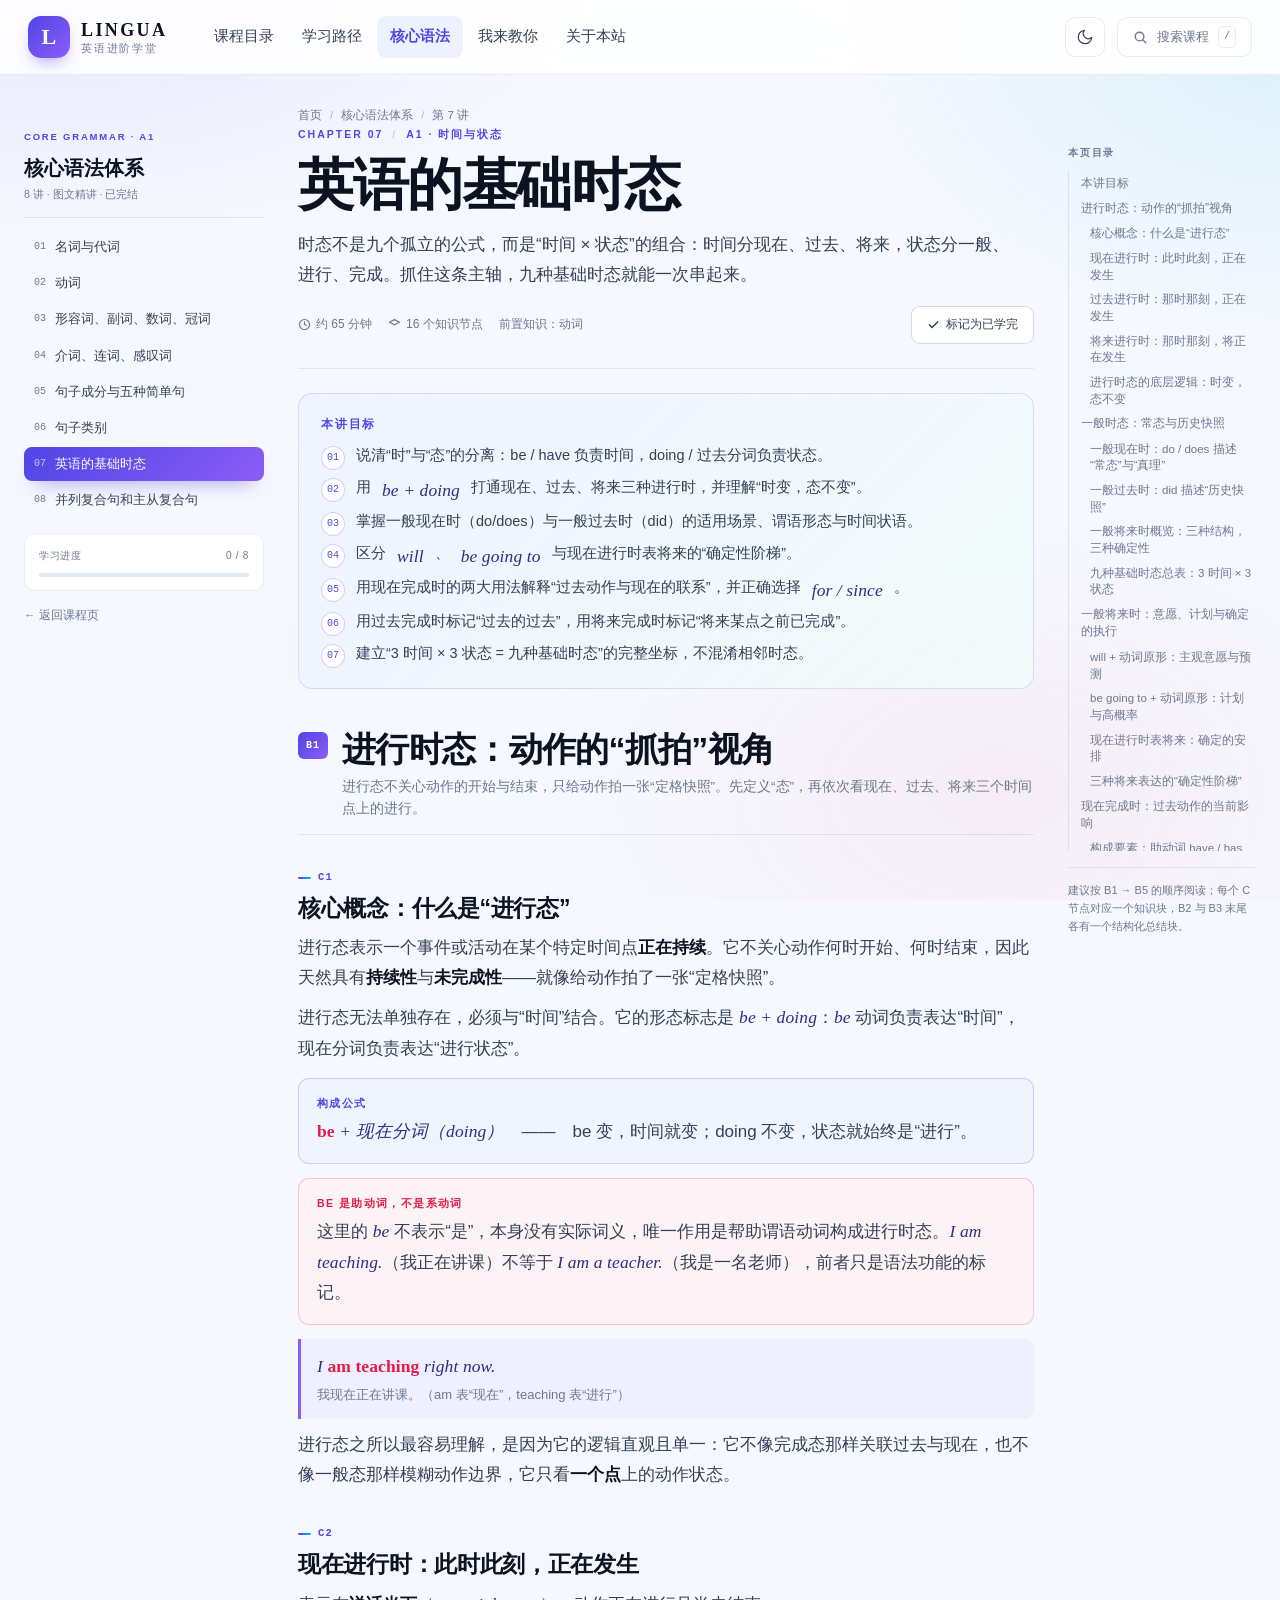
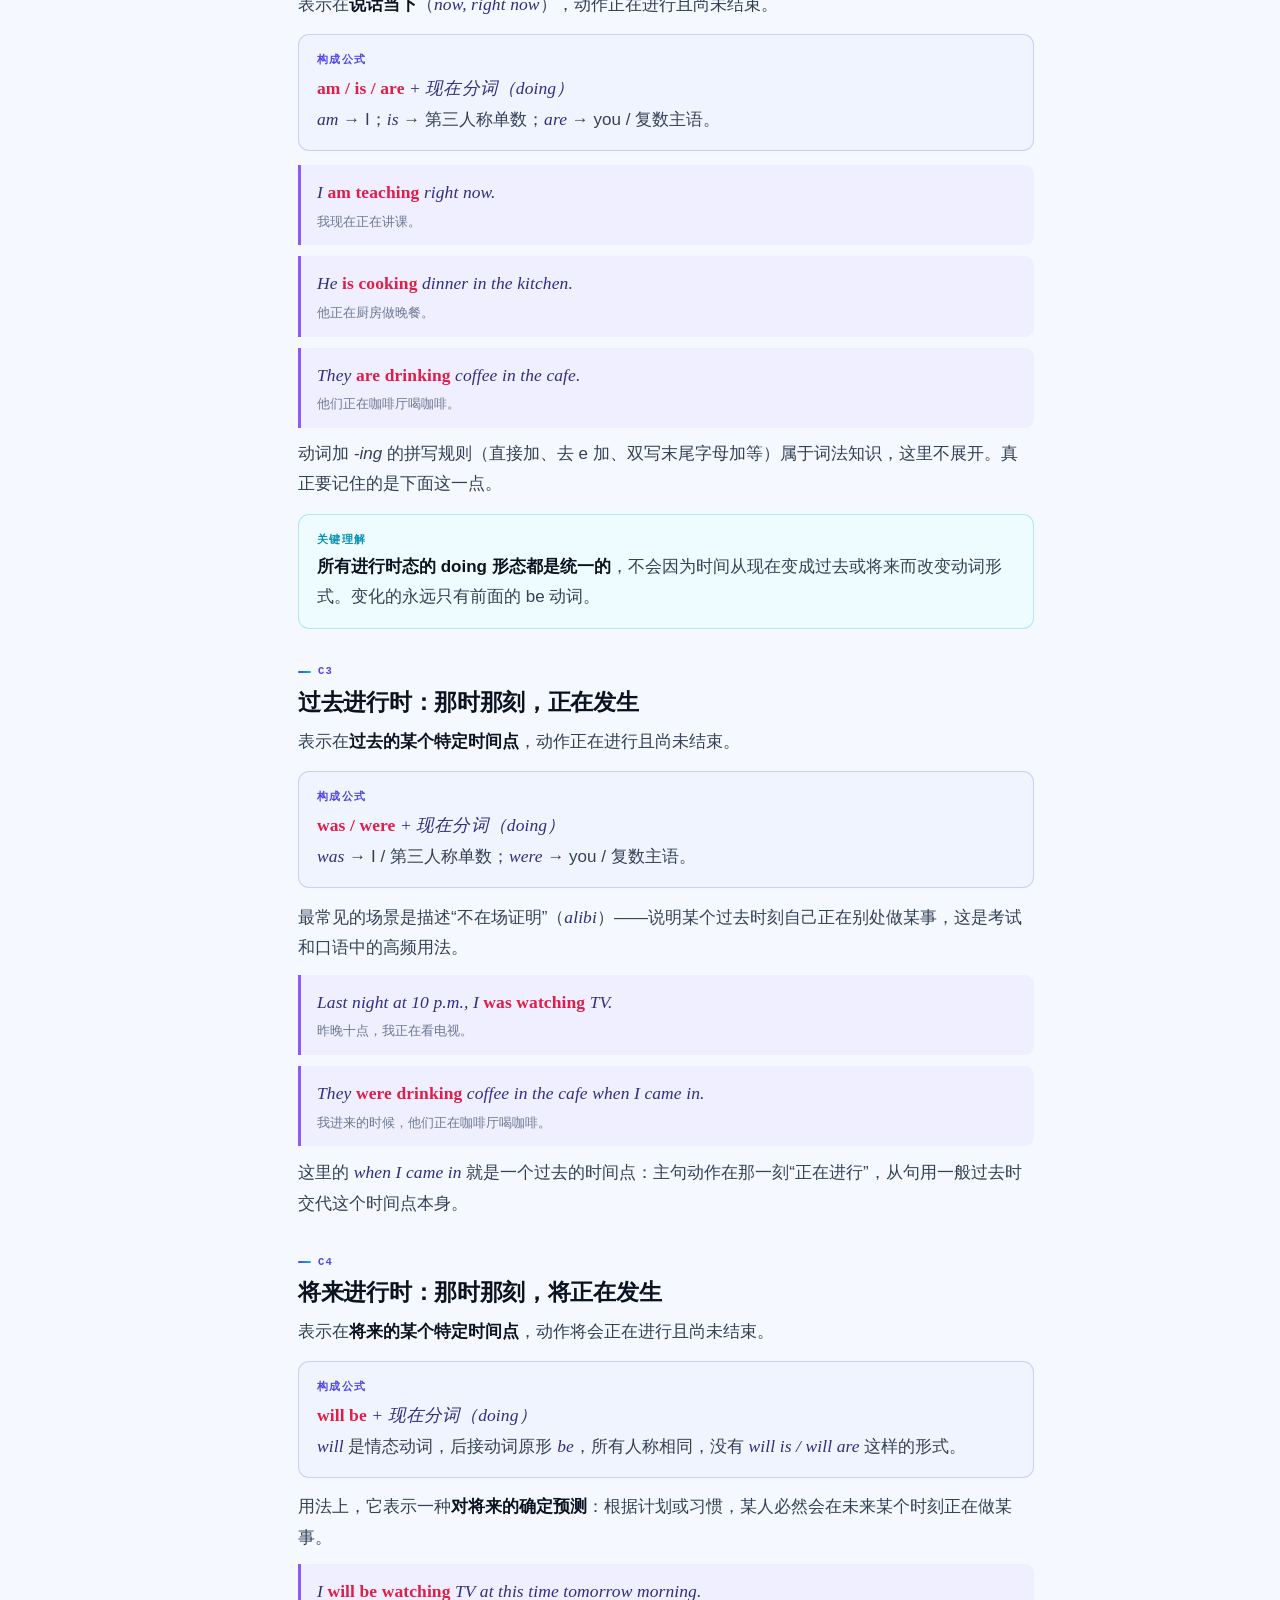
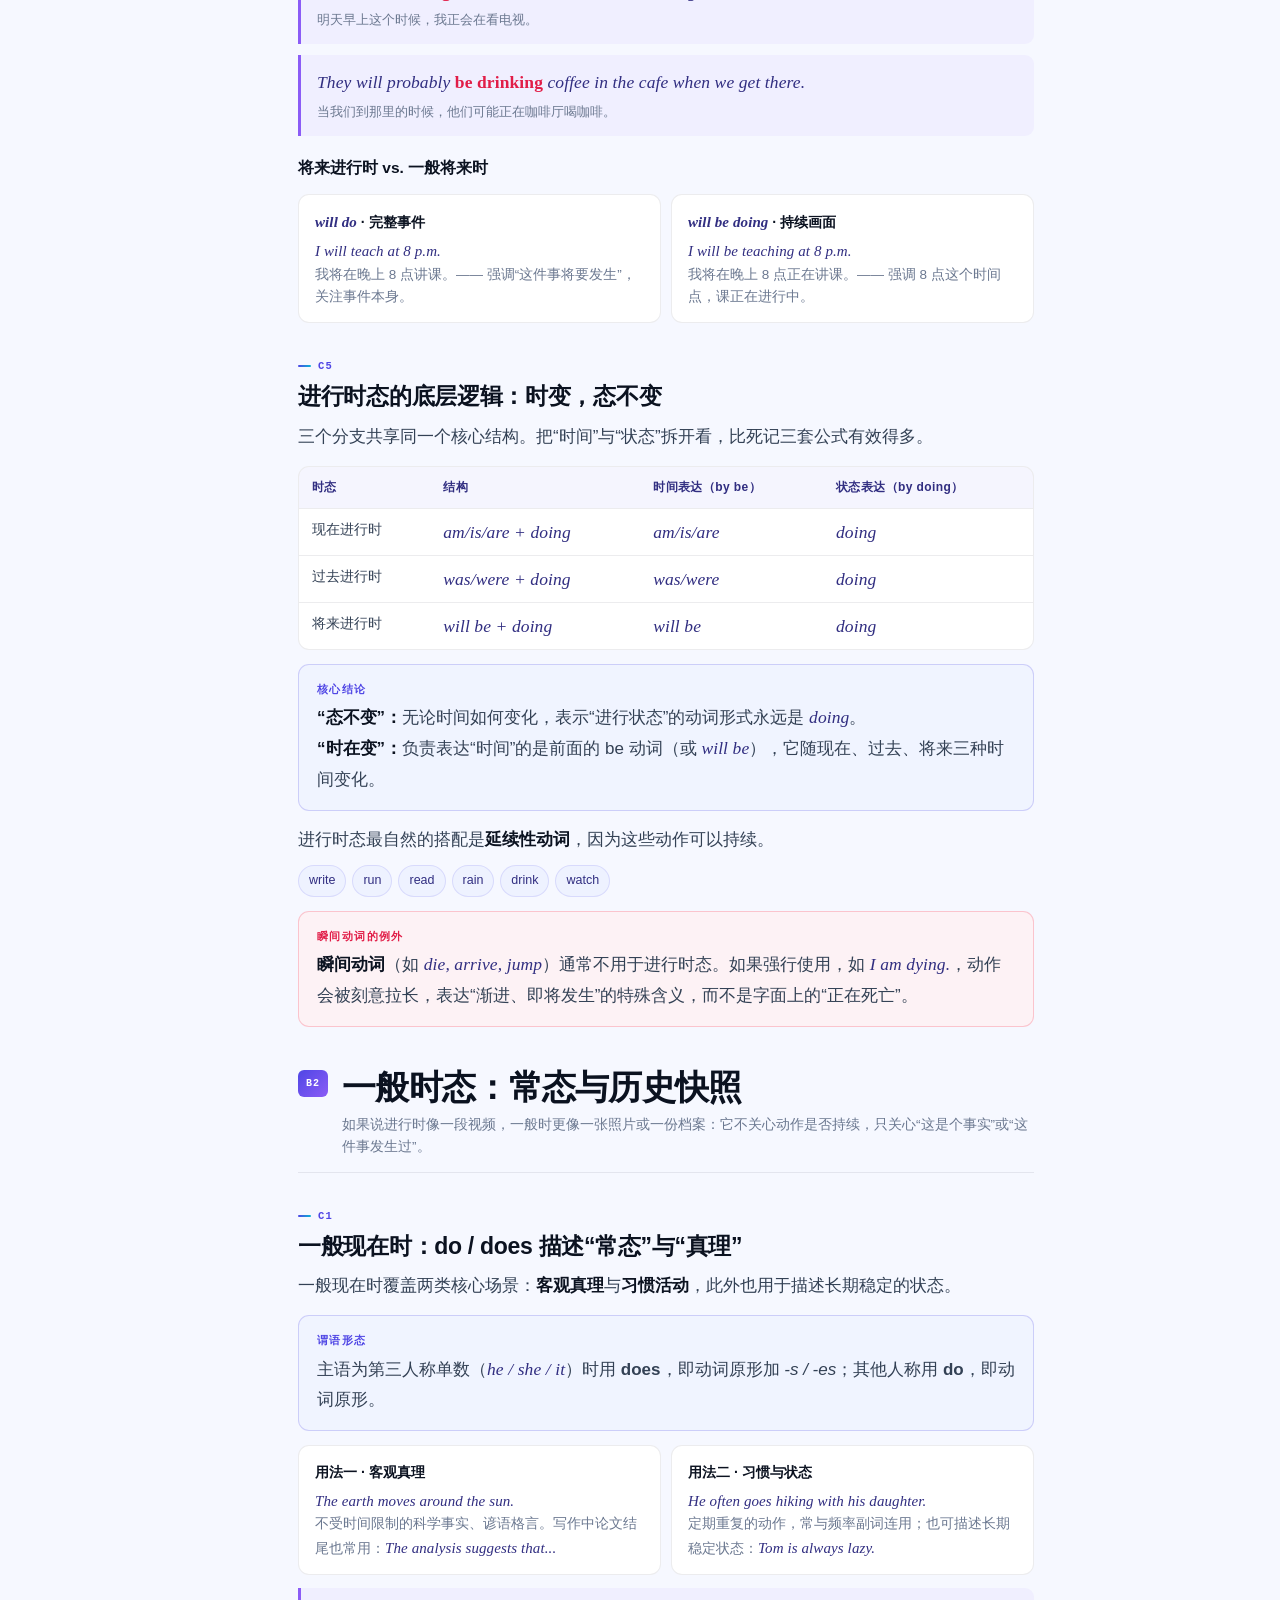
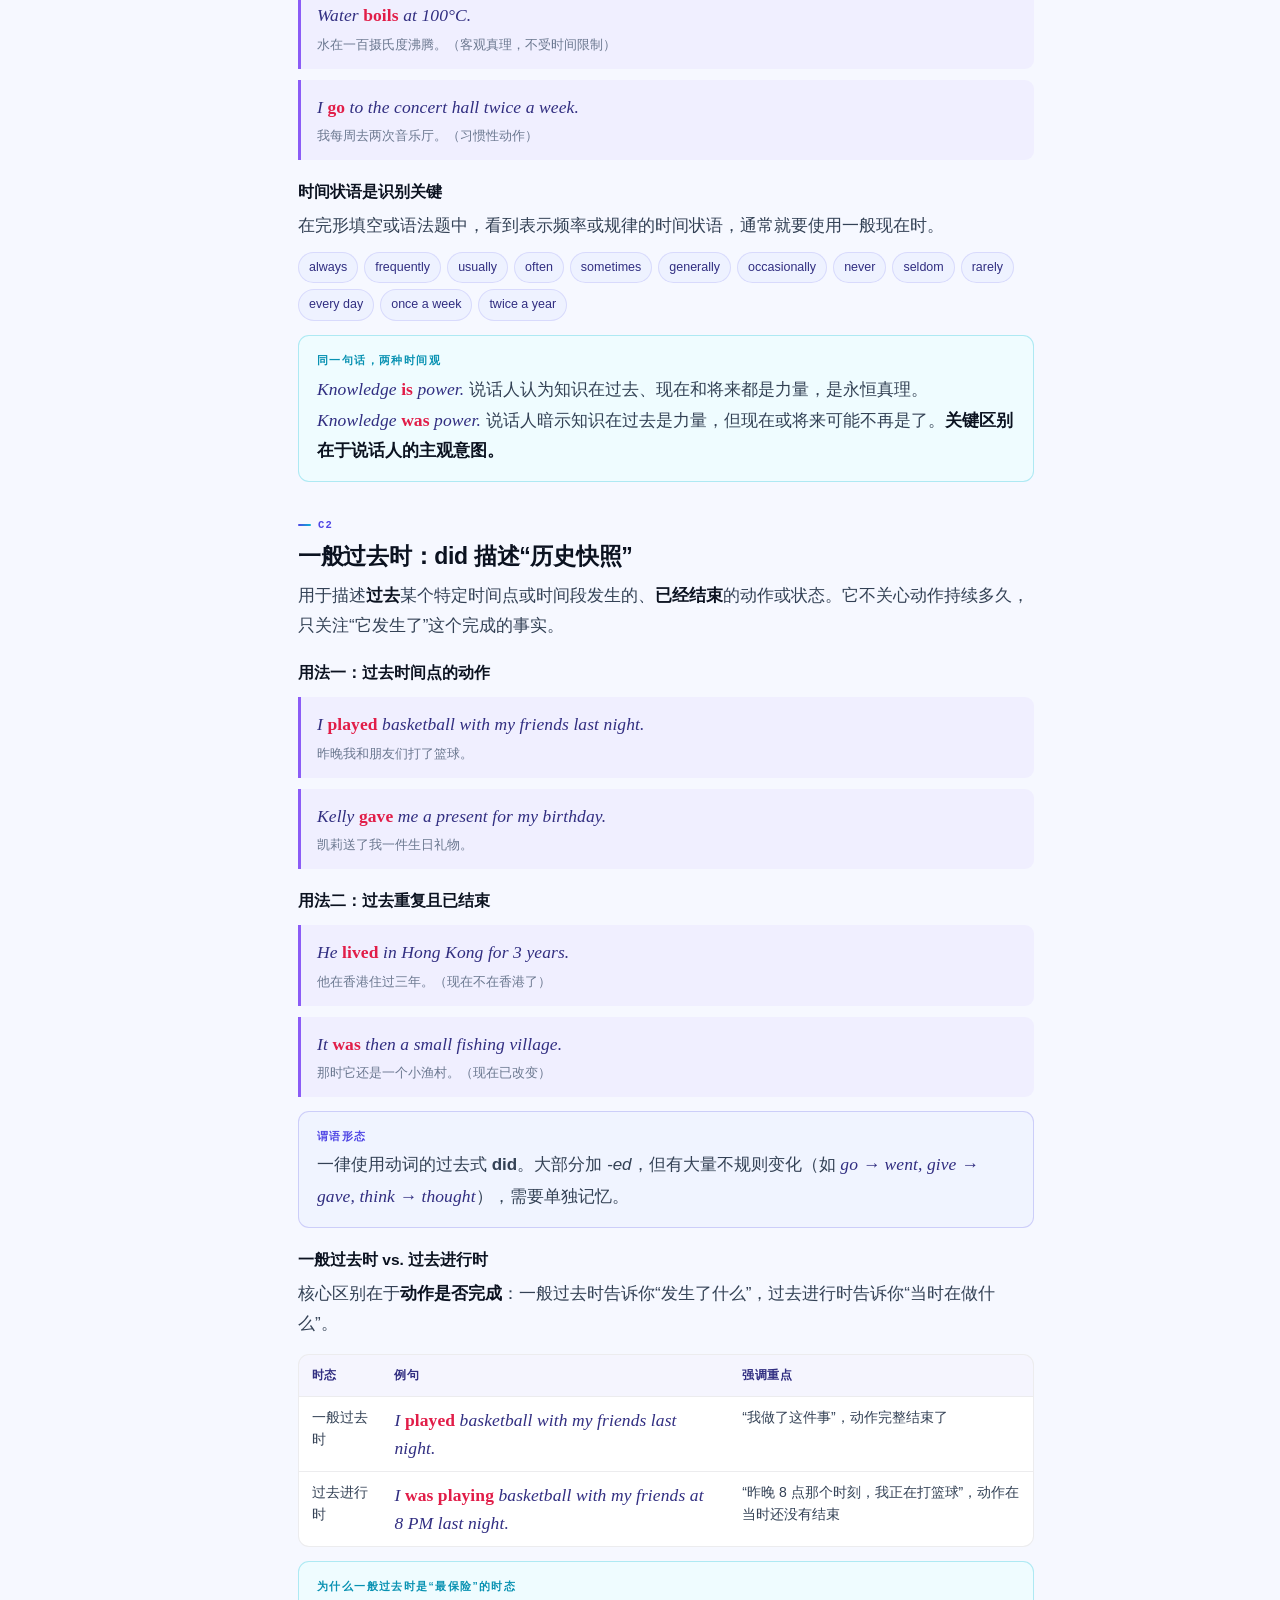
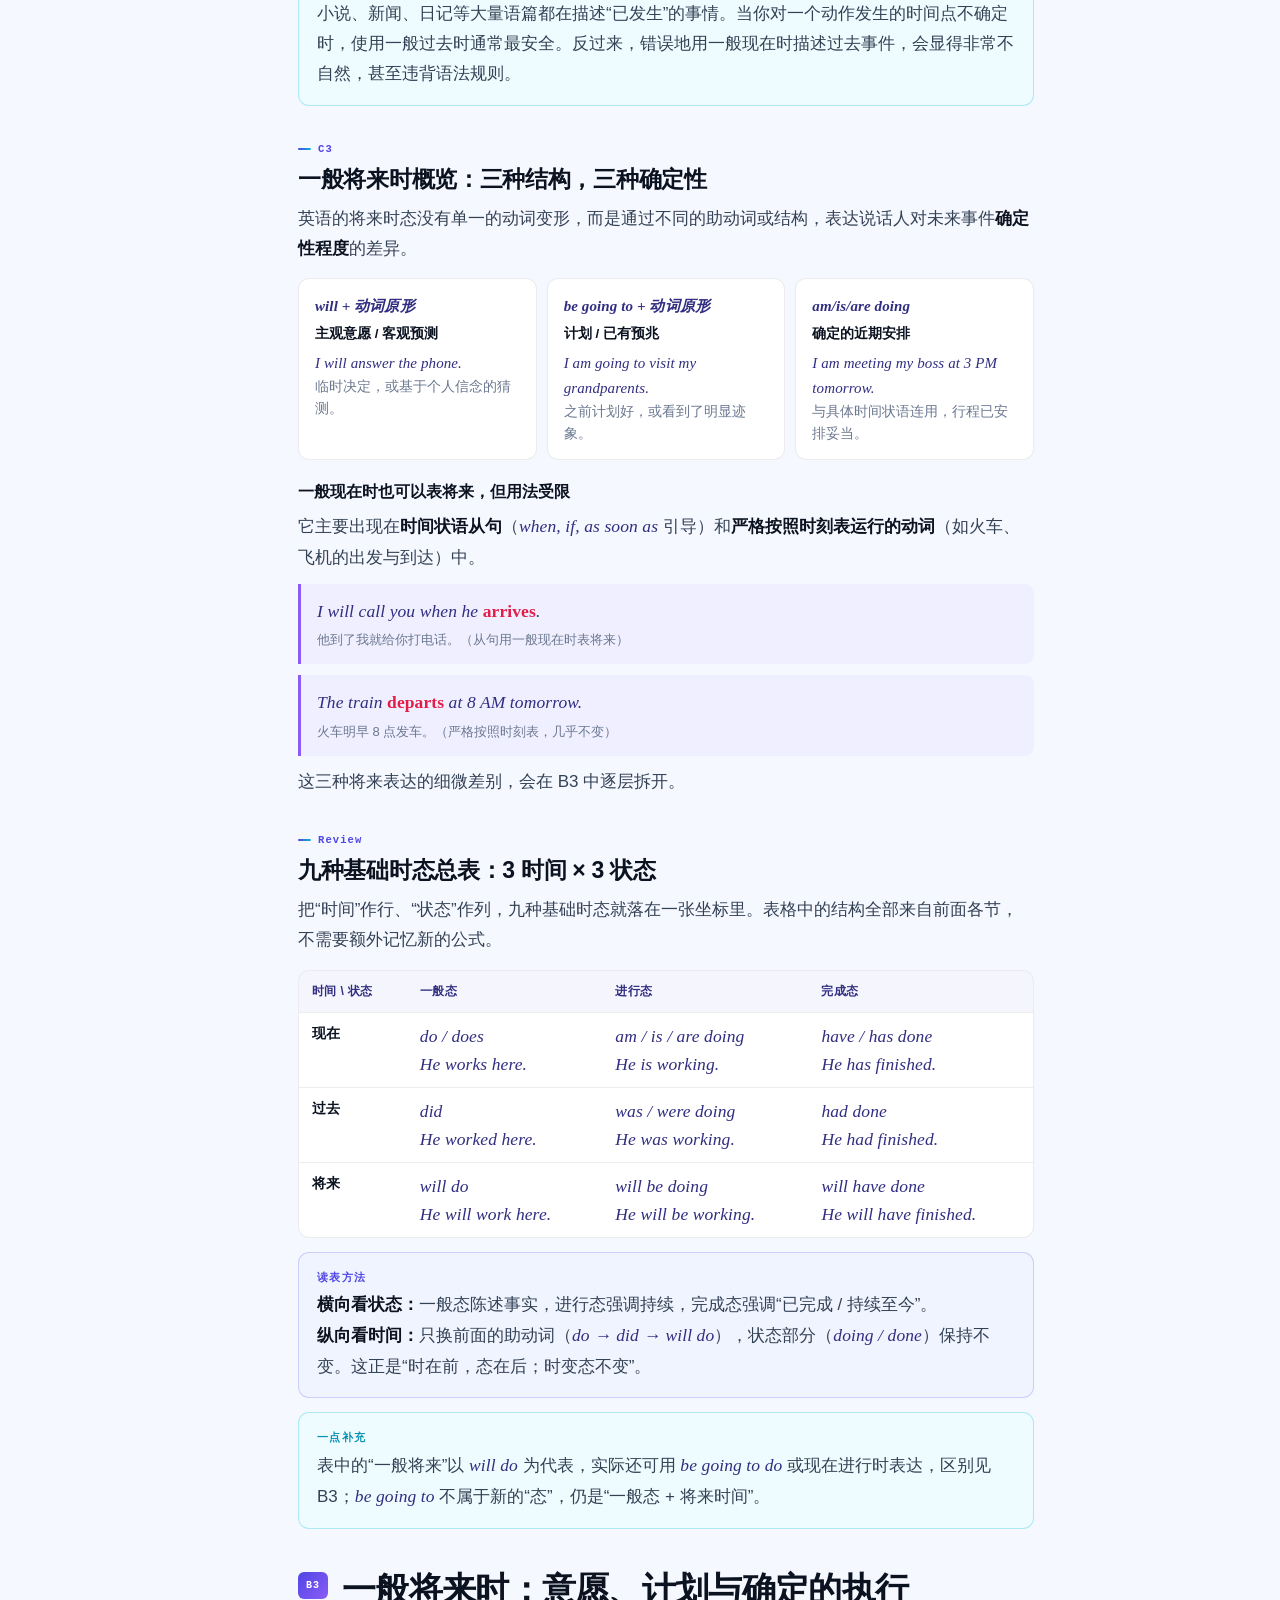
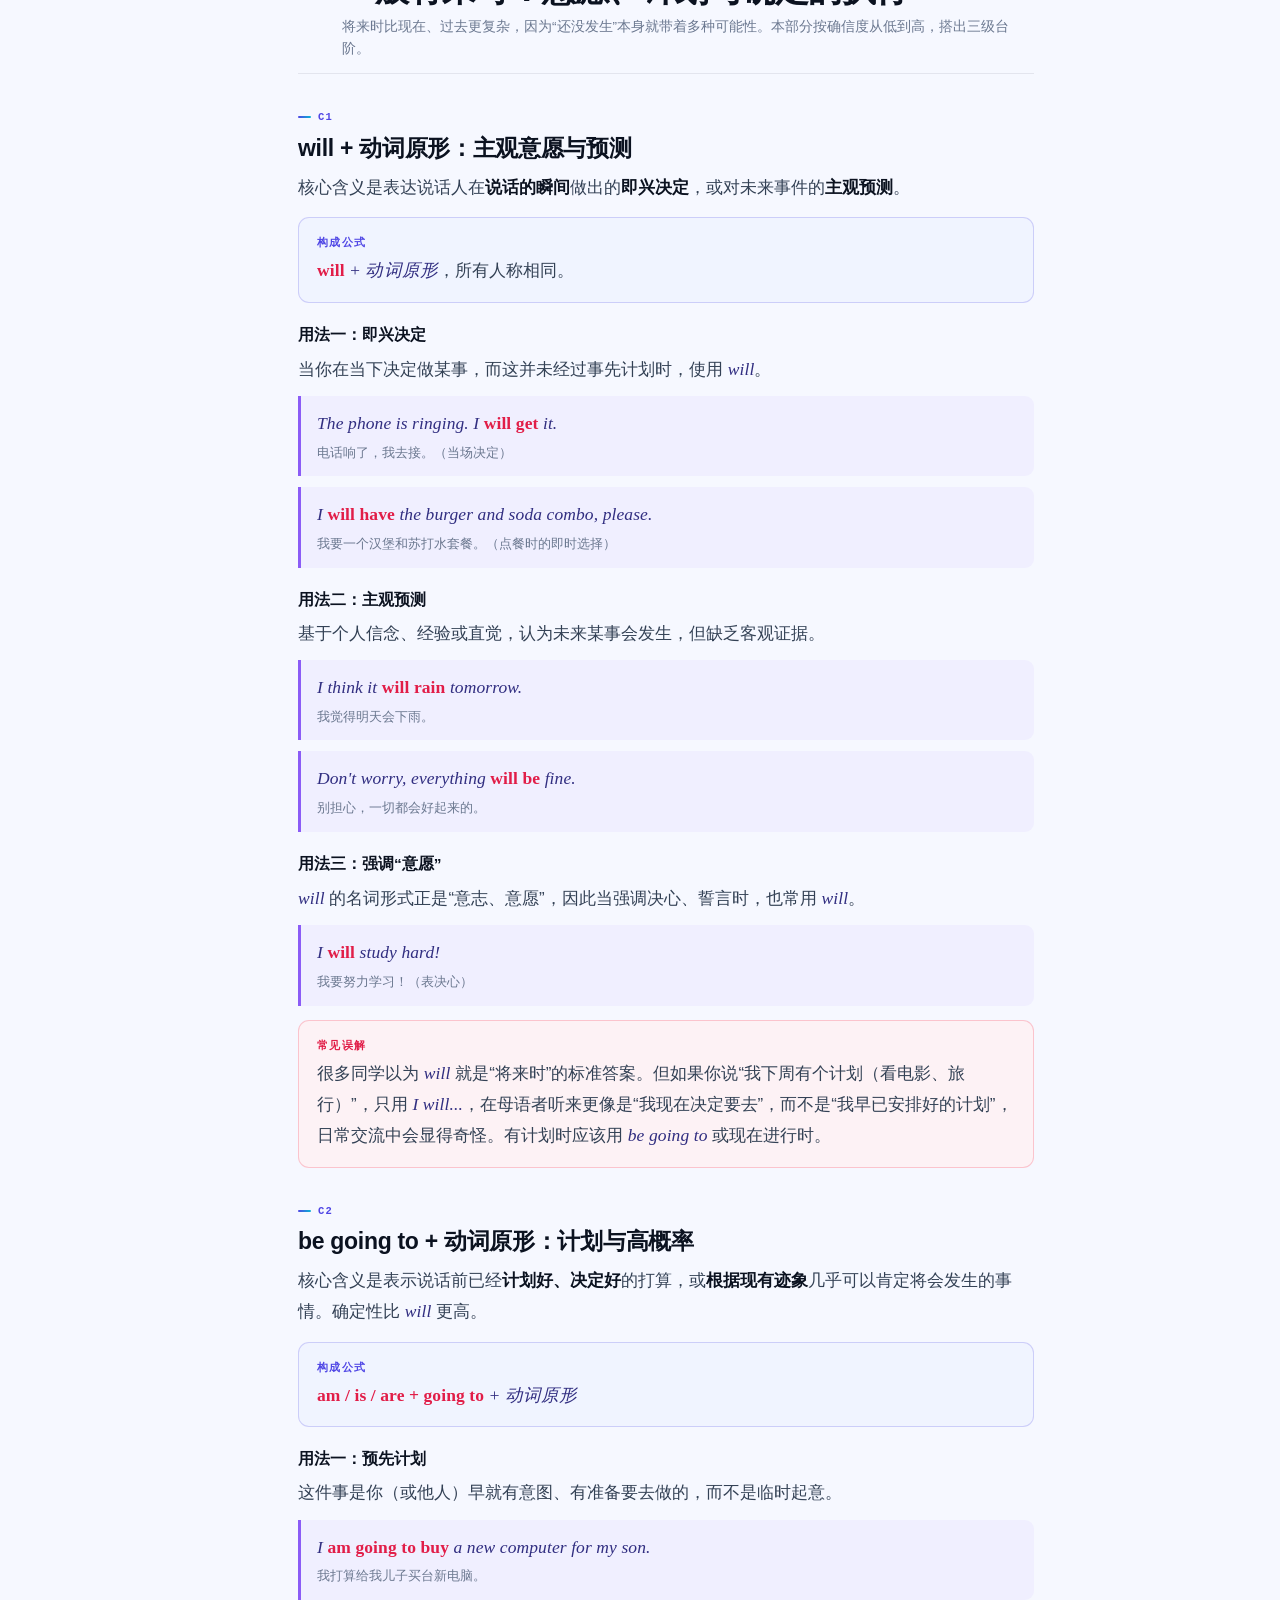
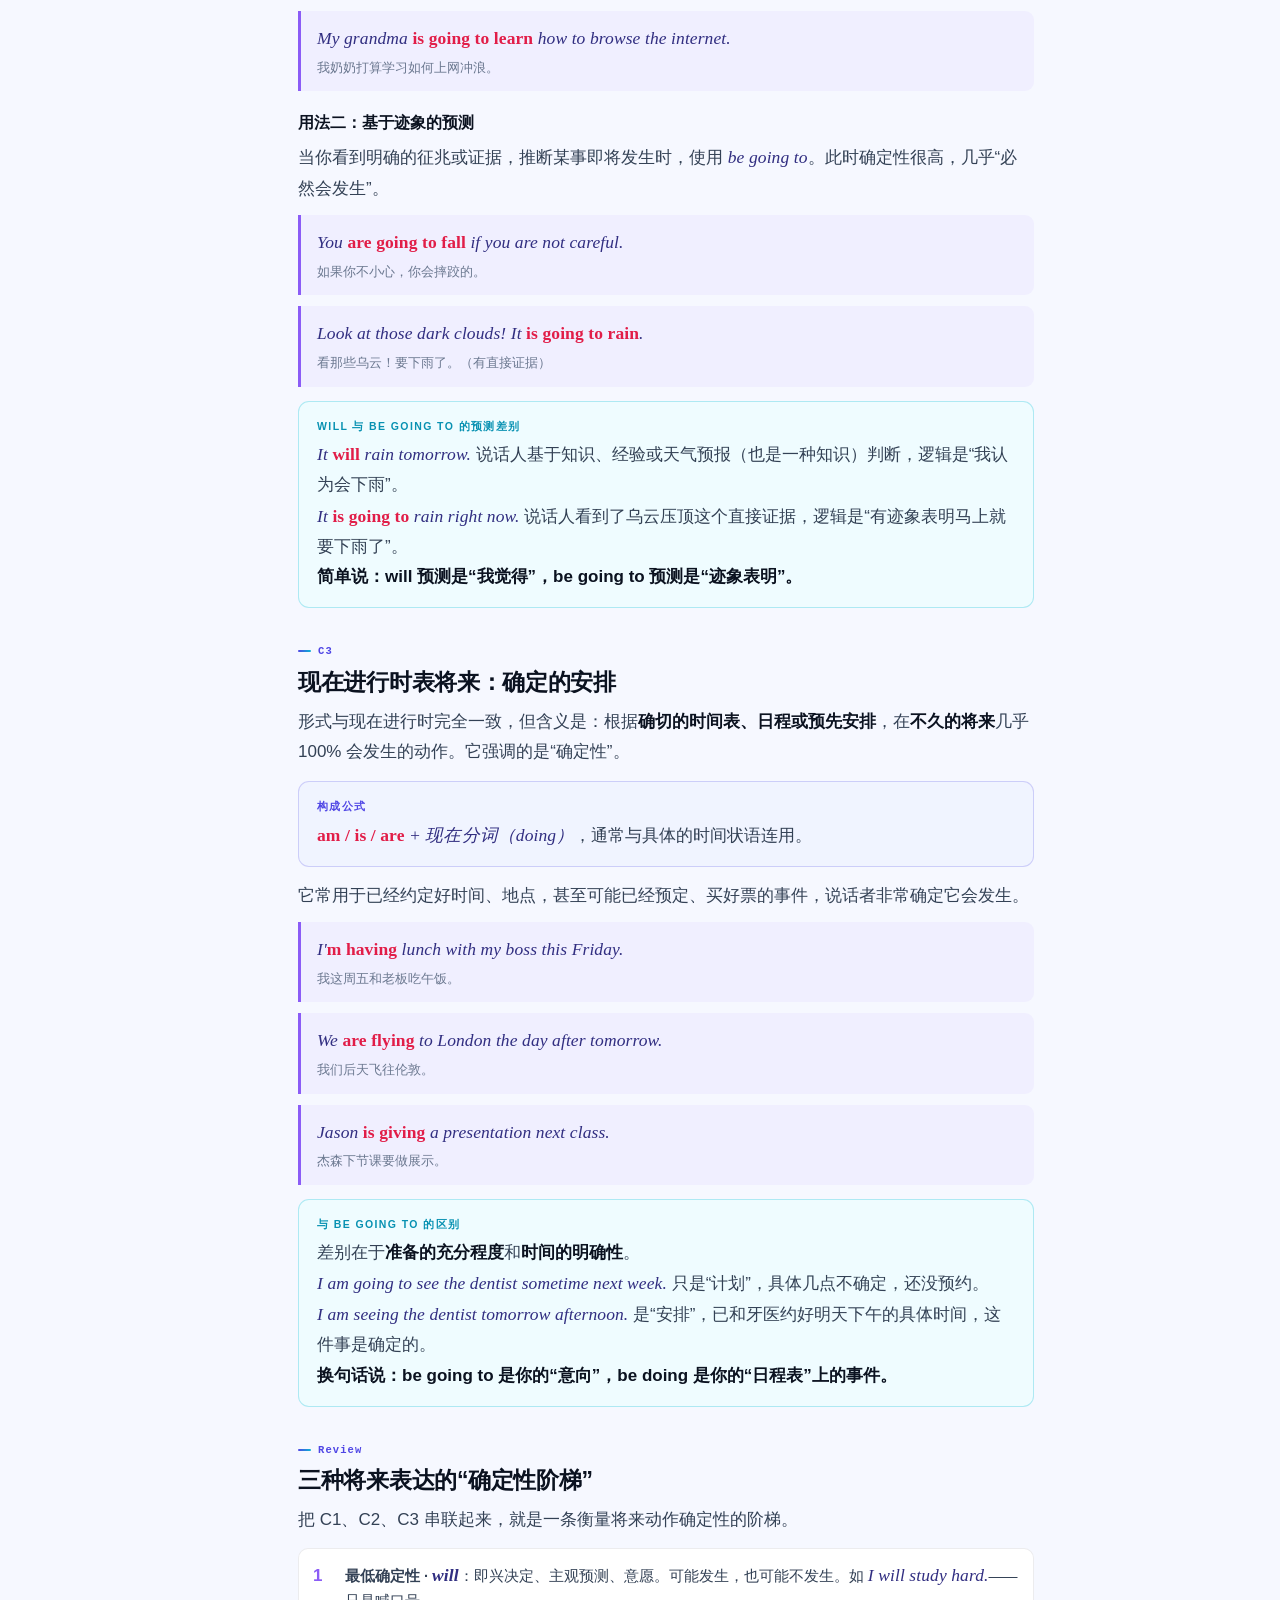
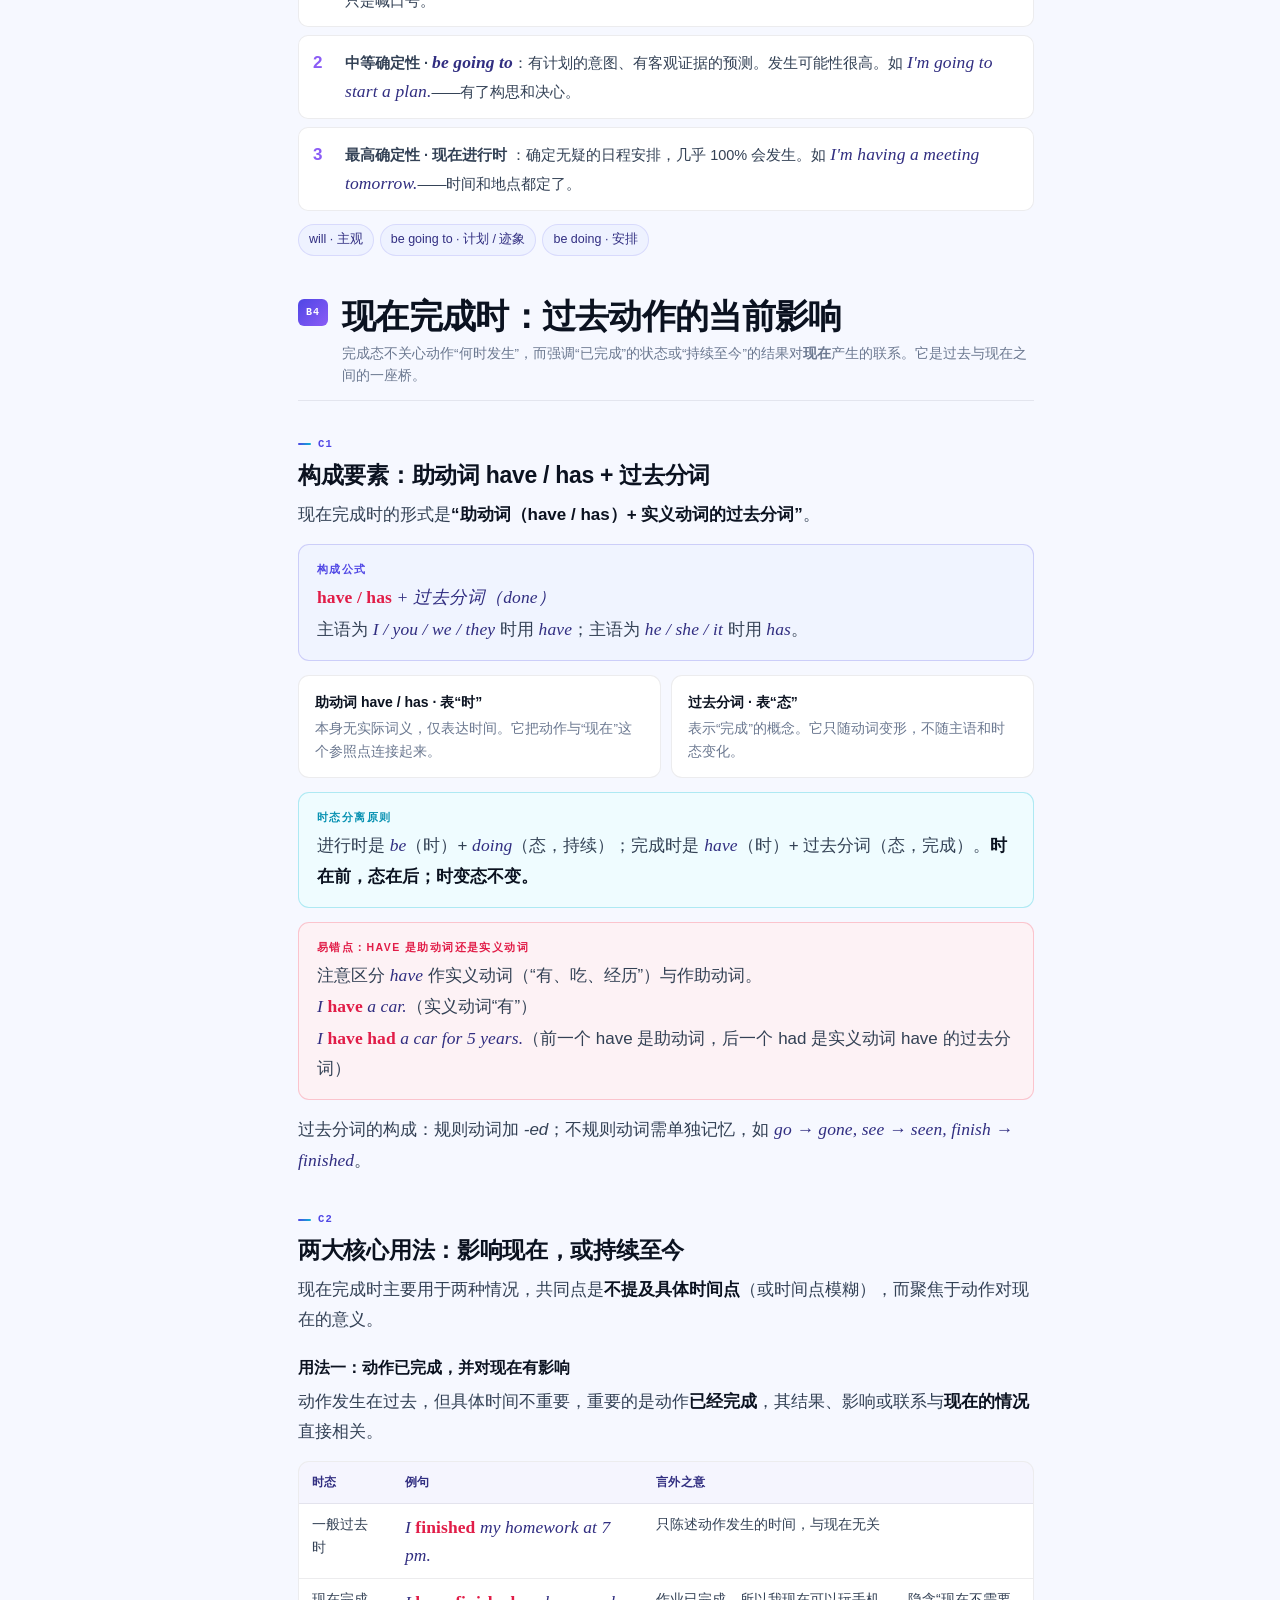
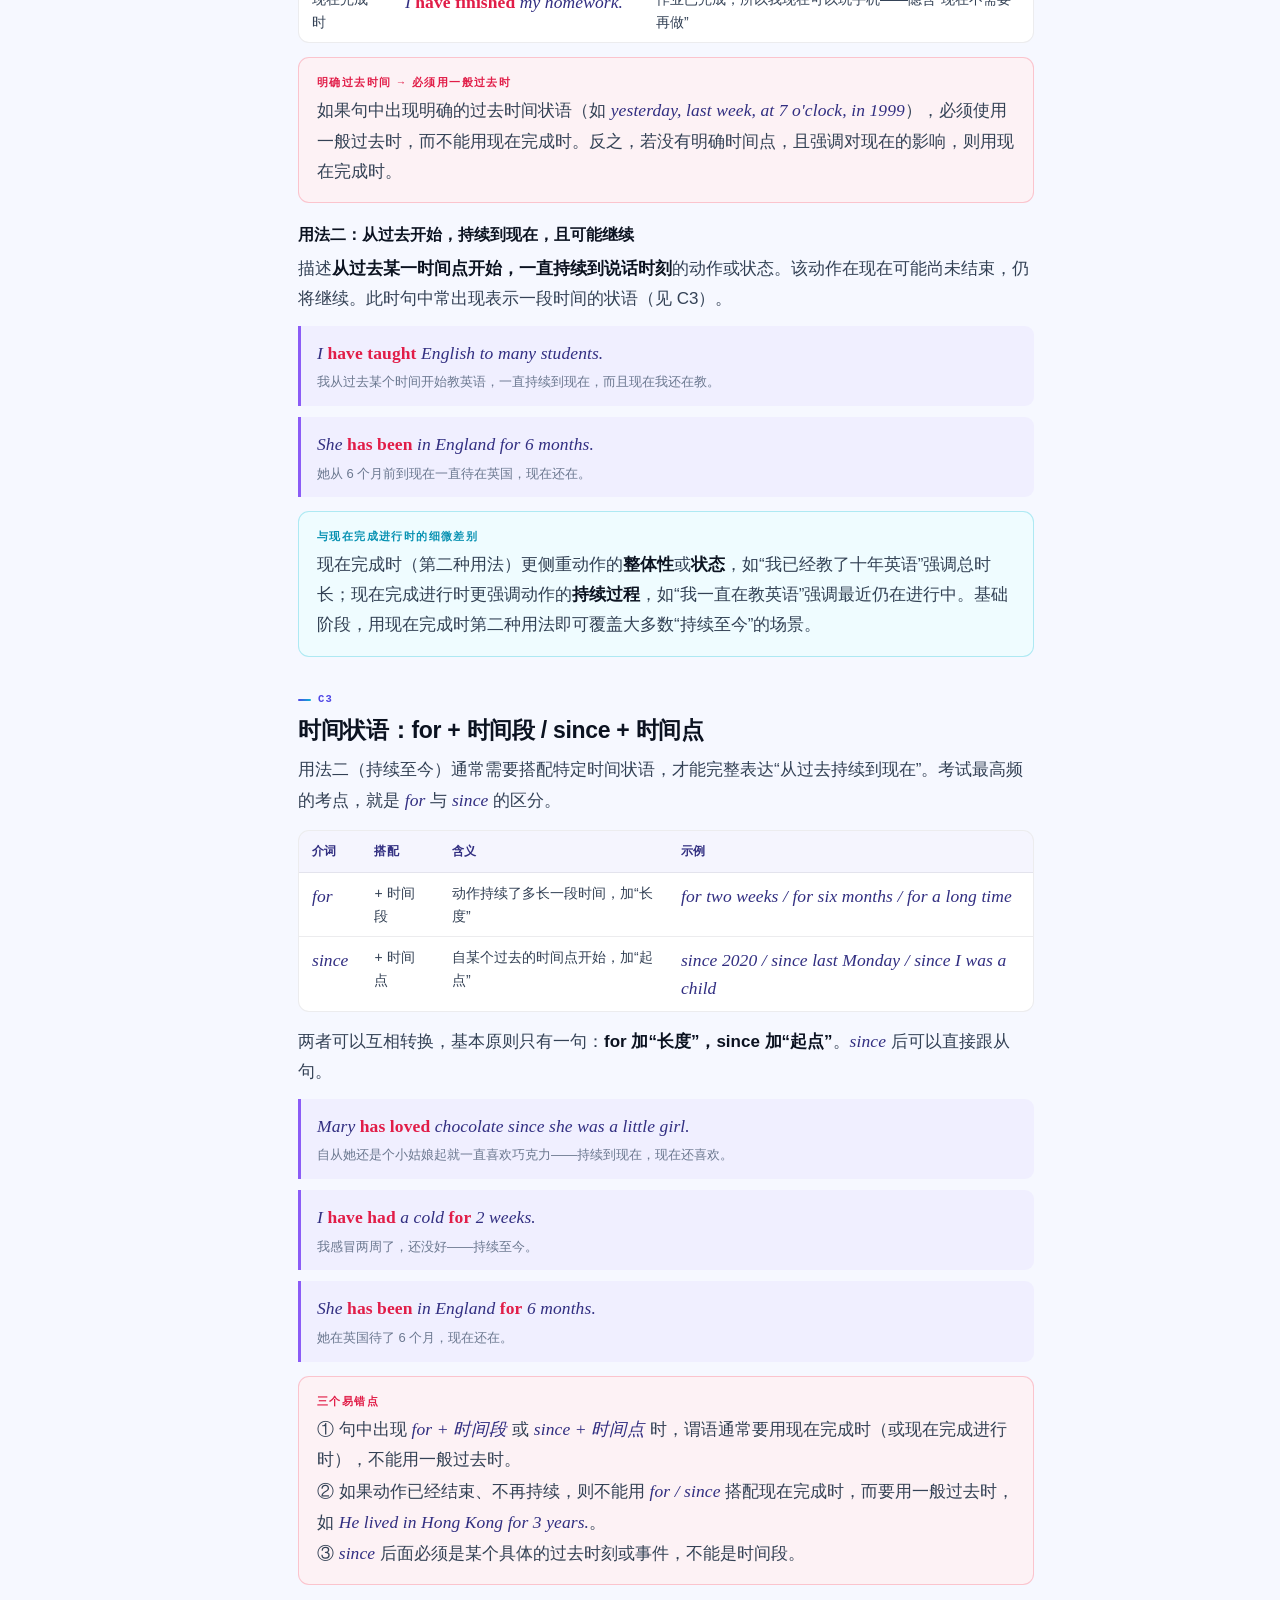
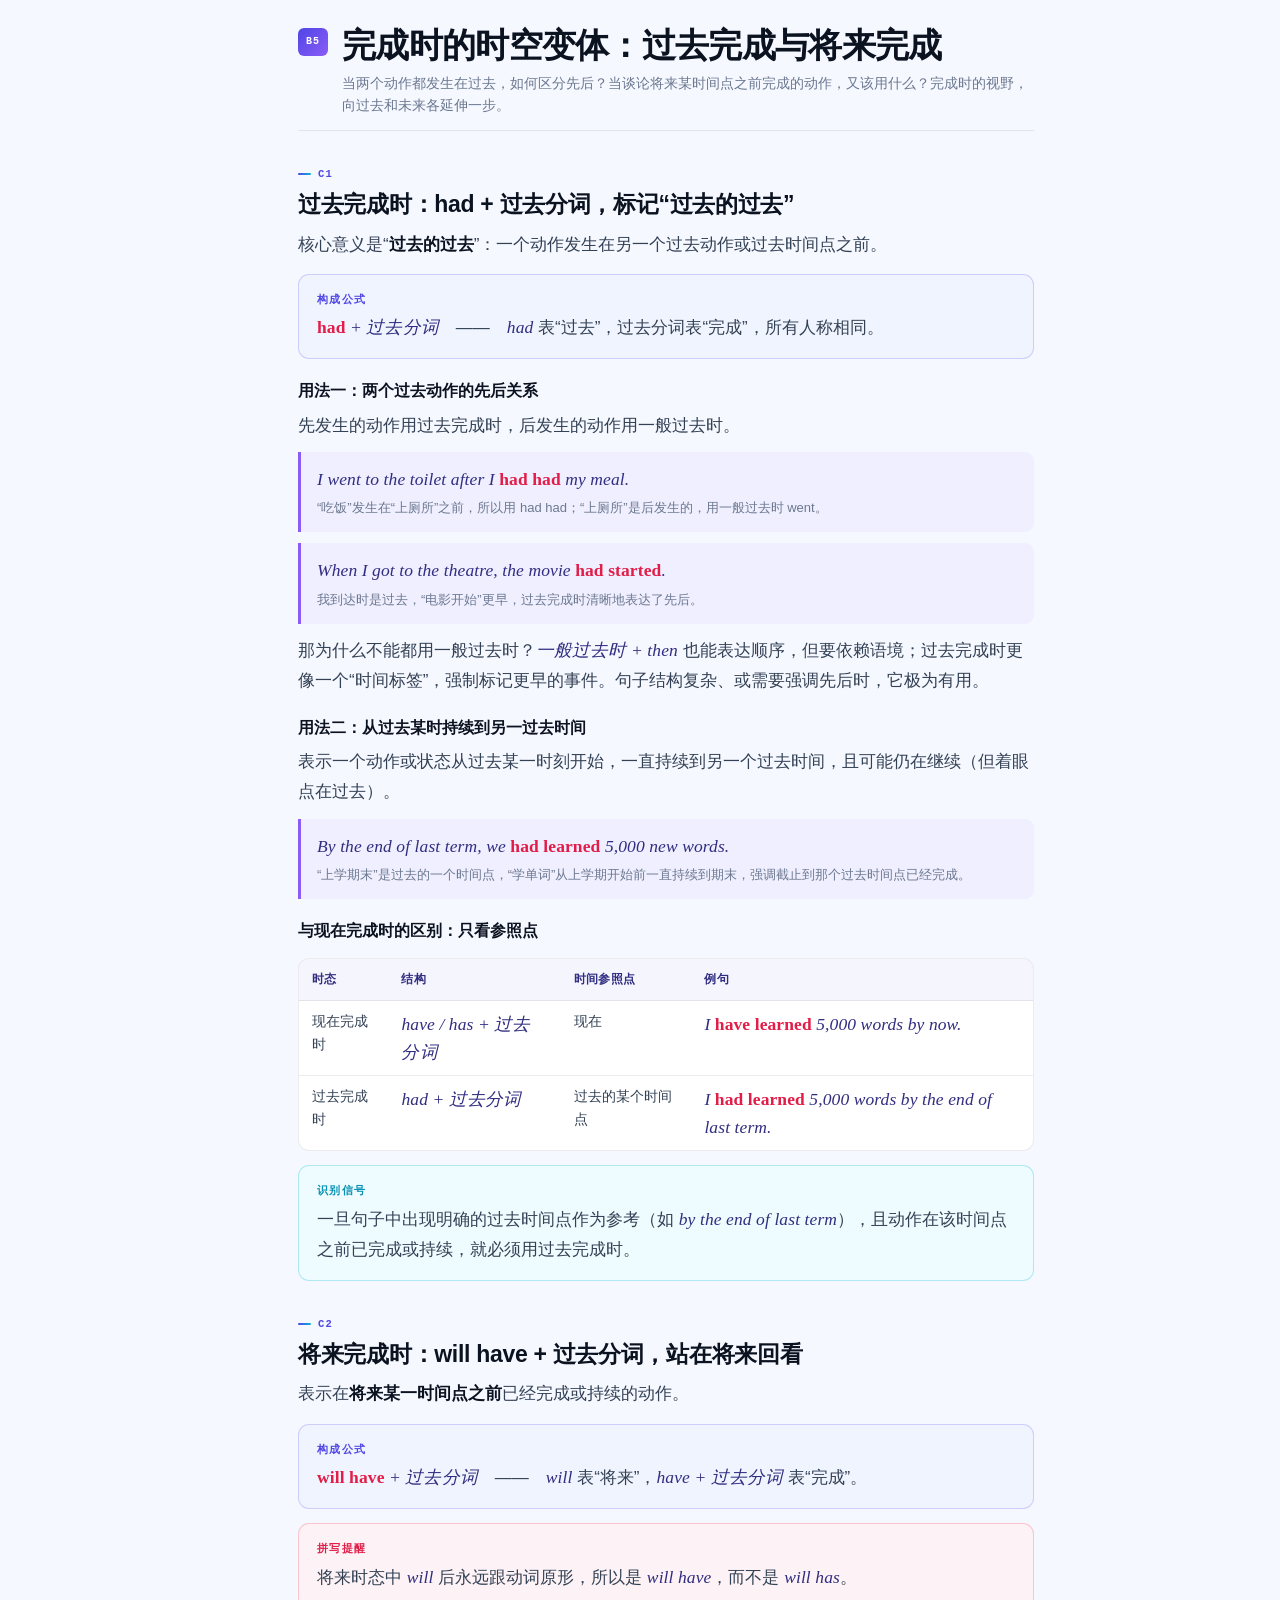
<file: lesson-07.html>
<!DOCTYPE html>
<html lang="zh-CN">
<head>
  <meta charset="UTF-8">
  <meta name="viewport" content="width=device-width, initial-scale=1">
  <script>
    (function () {
      try {
        var saved = localStorage.getItem("lingua.theme");
        var dark = saved ? saved === "dark" : window.matchMedia("(prefers-color-scheme: dark)").matches;
        document.documentElement.setAttribute("data-theme", dark ? "dark" : "light");
      } catch (e) { /* 忽略隐私模式限制 */ }
    })();
  </script>
  <title>第 7 讲 · 英语的基础时态 | 核心语法体系 · LINGUA</title>
  <meta name="description" content="核心语法体系第 7 讲：以“3 时间 × 3 状态”为骨架，讲透进行时、一般时、一般将来时、现在完成时与过去/将来完成时的构成、用法与易错点。">
  <link rel="icon" href="data:image/svg+xml,%3Csvg xmlns='http://www.w3.org/2000/svg' viewBox='0 0 40 40'%3E%3Crect width='40' height='40' rx='12' fill='%231e5a4a'/%3E%3Ctext x='20' y='27' font-family='Georgia' font-size='20' fill='%23f3e7cd' text-anchor='middle'%3EL%3C/text%3E%3C/svg%3E">
  <link rel="stylesheet" href="assets/css/site.css">
</head>
<body data-page="lesson" data-lesson="7">

  <header class="site-header">
    <div class="header-inner">
      <a class="logo" href="index.html" aria-label="LINGUA 首页">
        <span class="logo-mark">L</span>
        <span class="logo-text"><b>LINGUA</b><span>英语进阶学堂</span></span>
      </a>
      <nav class="main-nav" aria-label="主导航">
        <a href="index.html#catalog">课程目录</a>
        <a href="index.html#roadmap">学习路径</a>
        <a href="lesson-01.html" class="is-active">核心语法</a>
        <a href="teach.html">我来教你</a>
        <a href="index.html#about">关于本站</a>
      </nav>
      <div class="header-actions">
        <button class="theme-toggle" type="button" data-theme-toggle aria-label="切换到深色模式" aria-pressed="false" title="切换到深色模式">
          <svg class="icon-moon" viewBox="0 0 24 24" fill="none" stroke="currentColor" stroke-width="1.6" aria-hidden="true"><path d="M21 12.8A9 9 0 1 1 11.2 3a7 7 0 0 0 9.8 9.8Z" stroke-linecap="round" stroke-linejoin="round"/></svg>
          <svg class="icon-sun" viewBox="0 0 24 24" fill="none" stroke="currentColor" stroke-width="1.6" aria-hidden="true"><circle cx="12" cy="12" r="4.2"/><path d="M12 2.4v2.2M12 19.4v2.2M2.4 12h2.2M19.4 12h2.2M5.2 5.2l1.6 1.6M17.2 17.2l1.6 1.6M18.8 5.2l-1.6 1.6M6.8 17.2l-1.6 1.6" stroke-linecap="round"/></svg>
        </button>
        <a class="search-jump" href="index.html#catalog">
          <svg viewBox="0 0 16 16" fill="none" stroke="currentColor" stroke-width="1.5" aria-hidden="true"><circle cx="7" cy="7" r="4.6"/><path d="m10.6 10.6 3 3" stroke-linecap="round"/></svg>
          <span>搜索课程</span><kbd>/</kbd>
        </a>
        <button class="nav-toggle" aria-label="打开菜单" aria-expanded="false">
          <svg viewBox="0 0 20 20" width="18" height="18" fill="none" stroke="currentColor" stroke-width="1.6"><path d="M3 6h14M3 10h14M3 14h14" stroke-linecap="round"/></svg>
        </button>
      </div>
    </div>
  </header>

  <div class="lesson-shell">
    <div class="lesson-layout">
      <aside class="lesson-sidebar">
        <div class="sidebar-course">
          <span class="series">Core Grammar · A1</span>
          <b>核心语法体系</b>
          <span class="meta">8 讲 · 图文精讲 · 已完结</span>
        </div>
        <nav class="chapter-nav" aria-label="章节目录">
          <a data-chapter="1" href="lesson-01.html"><span class="n">01</span><span>名词与代词</span></a>
          <a data-chapter="2" href="lesson-02.html"><span class="n">02</span><span>动词</span></a>
          <a data-chapter="3" href="lesson-03.html"><span class="n">03</span><span>形容词、副词、数词、冠词</span></a>
          <a data-chapter="4" href="lesson-04.html"><span class="n">04</span><span>介词、连词、感叹词</span></a>
          <a data-chapter="5" href="lesson-05.html"><span class="n">05</span><span>句子成分与五种简单句</span></a>
          <a data-chapter="6" href="lesson-06.html"><span class="n">06</span><span>句子类别</span></a>
          <a data-chapter="7" class="is-active" href="lesson-07.html"><span class="n">07</span><span>英语的基础时态</span></a>
          <a data-chapter="8" href="lesson-08.html"><span class="n">08</span><span>并列复合句和主从复合句</span></a>
        </nav>
        <div class="sidebar-progress">
          <div class="sp-top"><span>学习进度</span><span class="sp-count">0 / 8</span></div>
          <div class="sp-bar"><i></i></div>
        </div>
        <a class="sidebar-back" href="course.html?id=21">← 返回课程页</a>
      </aside>

      <main class="lesson-main">
        <nav class="breadcrumb">
          <a href="index.html">首页</a><span class="sep">/</span>
          <a href="course.html?id=21">核心语法体系</a><span class="sep">/</span>
          <span>第 7 讲</span>
        </nav>

        <header class="lesson-header">
          <div class="lesson-kicker"><span>Chapter 07</span><span class="sep">/</span><span>A1 · 时间与状态</span></div>
          <h1>英语的基础时态</h1>
          <p class="lesson-lede">时态不是九个孤立的公式，而是“时间 × 状态”的组合：时间分现在、过去、将来，状态分一般、进行、完成。抓住这条主轴，九种基础时态就能一次串起来。</p>
          <div class="lesson-meta">
            <span><svg viewBox="0 0 16 16" fill="none" stroke="currentColor" stroke-width="1.4"><circle cx="8" cy="8" r="6.2"/><path d="M8 4.6V8l2.3 1.4" stroke-linecap="round"/></svg>约 65 分钟</span>
            <span><svg viewBox="0 0 16 16" fill="none" stroke="currentColor" stroke-width="1.4"><path d="M8 2 1.8 5.2 8 8.4l6.2-3.2L8 2Z" stroke-linejoin="round"/></svg>16 个知识节点</span>
            <span>前置知识：动词</span>
            <button class="complete-btn" type="button">
              <svg viewBox="0 0 16 16" fill="none" stroke="currentColor" stroke-width="1.8"><path d="m3 8.4 3.2 3.2L13 4.8" stroke-linecap="round" stroke-linejoin="round"/></svg>
              标记为已学完
            </button>
          </div>
        </header>

        <section class="objectives">
          <h2 id="sec-objectives">本讲目标</h2>
          <ol>
            <li>说清“时”与“态”的分离：be / have 负责时间，doing / 过去分词负责状态。</li>
            <li>用 <span class="en">be + doing</span> 打通现在、过去、将来三种进行时，并理解“时变，态不变”。</li>
            <li>掌握一般现在时（do/does）与一般过去时（did）的适用场景、谓语形态与时间状语。</li>
            <li>区分 <span class="en">will</span>、<span class="en">be going to</span> 与现在进行时表将来的“确定性阶梯”。</li>
            <li>用现在完成时的两大用法解释“过去动作与现在的联系”，并正确选择 <span class="en">for / since</span>。</li>
            <li>用过去完成时标记“过去的过去”，用将来完成时标记“将来某点之前已完成”。</li>
            <li>建立“3 时间 × 3 状态 = 九种基础时态”的完整坐标，不混淆相邻时态。</li>
          </ol>
        </section>

        <article>
          <!-- ================= B1 进行时态 ================= -->
          <section class="part" id="part-continuous">
            <div class="part-head">
              <span class="part-tag">B1</span>
              <div>
                <h2 id="sec-b1-title">进行时态：动作的“抓拍”视角</h2>
                <p>进行态不关心动作的开始与结束，只给动作拍一张“定格快照”。先定义“态”，再依次看现在、过去、将来三个时间点上的进行。</p>
              </div>
            </div>

            <div class="block">
              <span class="block-label">C1</span>
              <h3 id="sec-aspect-concept">核心概念：什么是“进行态”</h3>
              <p>进行态表示一个事件或活动在某个特定时间点<strong>正在持续</strong>。它不关心动作何时开始、何时结束，因此天然具有<strong>持续性</strong>与<strong>未完成性</strong>——就像给动作拍了一张“定格快照”。</p>
              <p>进行态无法单独存在，必须与“时间”结合。它的形态标志是 <span class="en">be + doing</span>：<span class="en">be</span> 动词负责表达“时间”，现在分词负责表达“进行状态”。</p>

              <div class="callout idea">
                <b class="t">构成公式</b>
                <p><span class="en"><b>be</b> + 现在分词（doing）</span>　——　be 变，时间就变；doing 不变，状态就始终是“进行”。</p>
              </div>

              <div class="callout warn">
                <b class="t">be 是助动词，不是系动词</b>
                <p>这里的 <span class="en">be</span> 不表示“是”，本身没有实际词义，唯一作用是帮助谓语动词构成进行时态。<span class="en">I am teaching.</span>（我正在讲课）不等于 <span class="en">I am a teacher.</span>（我是一名老师），前者只是语法功能的标记。</p>
              </div>

              <div class="example">
                <span class="en">I <b>am teaching</b> right now.</span>
                <span class="zh">我现在正在讲课。（am 表“现在”，teaching 表“进行”）</span>
              </div>

              <p>进行态之所以最容易理解，是因为它的逻辑直观且单一：它不像完成态那样关联过去与现在，也不像一般态那样模糊动作边界，它只看<strong>一个点</strong>上的动作状态。</p>
            </div>

            <div class="block">
              <span class="block-label">C2</span>
              <h3 id="sec-present-continuous">现在进行时：此时此刻，正在发生</h3>
              <p>表示在<strong>说话当下</strong>（<span class="en">now, right now</span>），动作正在进行且尚未结束。</p>

              <div class="callout idea">
                <b class="t">构成公式</b>
                <p><span class="en"><b>am / is / are</b> + 现在分词（doing）</span><br>
                <span class="en">am</span> → I；<span class="en">is</span> → 第三人称单数；<span class="en">are</span> → you / 复数主语。</p>
              </div>

              <div class="example">
                <span class="en">I <b>am teaching</b> right now.</span>
                <span class="zh">我现在正在讲课。</span>
              </div>
              <div class="example">
                <span class="en">He <b>is cooking</b> dinner in the kitchen.</span>
                <span class="zh">他正在厨房做晚餐。</span>
              </div>
              <div class="example">
                <span class="en">They <b>are drinking</b> coffee in the cafe.</span>
                <span class="zh">他们正在咖啡厅喝咖啡。</span>
              </div>

              <p>动词加 <em>-ing</em> 的拼写规则（直接加、去 e 加、双写末尾字母加等）属于词法知识，这里不展开。真正要记住的是下面这一点。</p>

              <div class="callout tip">
                <b class="t">关键理解</b>
                <p><strong>所有进行时态的 doing 形态都是统一的</strong>，不会因为时间从现在变成过去或将来而改变动词形式。变化的永远只有前面的 be 动词。</p>
              </div>
            </div>

            <div class="block">
              <span class="block-label">C3</span>
              <h3 id="sec-past-continuous">过去进行时：那时那刻，正在发生</h3>
              <p>表示在<strong>过去的某个特定时间点</strong>，动作正在进行且尚未结束。</p>

              <div class="callout idea">
                <b class="t">构成公式</b>
                <p><span class="en"><b>was / were</b> + 现在分词（doing）</span><br>
                <span class="en">was</span> → I / 第三人称单数；<span class="en">were</span> → you / 复数主语。</p>
              </div>

              <p>最常见的场景是描述“不在场证明”（<span class="en">alibi</span>）——说明某个过去时刻自己正在别处做某事，这是考试和口语中的高频用法。</p>

              <div class="example">
                <span class="en">Last night at 10 p.m., I <b>was watching</b> TV.</span>
                <span class="zh">昨晚十点，我正在看电视。</span>
              </div>
              <div class="example">
                <span class="en">They <b>were drinking</b> coffee in the cafe when I came in.</span>
                <span class="zh">我进来的时候，他们正在咖啡厅喝咖啡。</span>
              </div>

              <p>这里的 <span class="en">when I came in</span> 就是一个过去的时间点：主句动作在那一刻“正在进行”，从句用一般过去时交代这个时间点本身。</p>
            </div>

            <div class="block">
              <span class="block-label">C4</span>
              <h3 id="sec-future-continuous">将来进行时：那时那刻，将正在发生</h3>
              <p>表示在<strong>将来的某个特定时间点</strong>，动作将会正在进行且尚未结束。</p>

              <div class="callout idea">
                <b class="t">构成公式</b>
                <p><span class="en"><b>will be</b> + 现在分词（doing）</span><br>
                <span class="en">will</span> 是情态动词，后接动词原形 <span class="en">be</span>，所有人称相同，没有 <span class="en">will is / will are</span> 这样的形式。</p>
              </div>

              <p>用法上，它表示一种<strong>对将来的确定预测</strong>：根据计划或习惯，某人必然会在未来某个时刻正在做某事。</p>

              <div class="example">
                <span class="en">I <b>will be watching</b> TV at this time tomorrow morning.</span>
                <span class="zh">明天早上这个时候，我正会在看电视。</span>
              </div>
              <div class="example">
                <span class="en">They will probably <b>be drinking</b> coffee in the cafe when we get there.</span>
                <span class="zh">当我们到那里的时候，他们可能正在咖啡厅喝咖啡。</span>
              </div>

              <h4>将来进行时 vs. 一般将来时</h4>
              <div class="card-grid two">
                <div class="mini-card">
                  <h5><span class="en">will do</span> · 完整事件</h5>
                  <p class="en">I will teach at 8 p.m.</p>
                  <p>我将在晚上 8 点讲课。—— 强调“这件事将要发生”，关注事件本身。</p>
                </div>
                <div class="mini-card">
                  <h5><span class="en">will be doing</span> · 持续画面</h5>
                  <p class="en">I will be teaching at 8 p.m.</p>
                  <p>我将在晚上 8 点正在讲课。—— 强调 8 点这个时间点，课正在进行中。</p>
                </div>
              </div>
            </div>

            <div class="block">
              <span class="block-label">C5</span>
              <h3 id="sec-continuous-logic">进行时态的底层逻辑：时变，态不变</h3>
              <p>三个分支共享同一个核心结构。把“时间”与“状态”拆开看，比死记三套公式有效得多。</p>

              <div class="table-wrap">
                <table>
                  <thead><tr><th>时态</th><th>结构</th><th>时间表达（by be）</th><th>状态表达（by doing）</th></tr></thead>
                  <tbody>
                    <tr><td>现在进行时</td><td><span class="en">am/is/are + doing</span></td><td><span class="en">am/is/are</span></td><td><span class="en">doing</span></td></tr>
                    <tr><td>过去进行时</td><td><span class="en">was/were + doing</span></td><td><span class="en">was/were</span></td><td><span class="en">doing</span></td></tr>
                    <tr><td>将来进行时</td><td><span class="en">will be + doing</span></td><td><span class="en">will be</span></td><td><span class="en">doing</span></td></tr>
                  </tbody>
                </table>
              </div>

              <div class="callout idea">
                <b class="t">核心结论</b>
                <p><strong>“态不变”：</strong>无论时间如何变化，表示“进行状态”的动词形式永远是 <span class="en">doing</span>。<br>
                <strong>“时在变”：</strong>负责表达“时间”的是前面的 be 动词（或 <span class="en">will be</span>），它随现在、过去、将来三种时间变化。</p>
              </div>

              <p>进行时态最自然的搭配是<strong>延续性动词</strong>，因为这些动作可以持续。</p>
              <div class="chip-row">
                <span>write</span><span>run</span><span>read</span><span>rain</span><span>drink</span><span>watch</span>
              </div>

              <div class="callout warn">
                <b class="t">瞬间动词的例外</b>
                <p><strong>瞬间动词</strong>（如 <span class="en">die, arrive, jump</span>）通常不用于进行时态。如果强行使用，如 <span class="en">I am dying.</span>，动作会被刻意拉长，表达“渐进、即将发生”的特殊含义，而不是字面上的“正在死亡”。</p>
              </div>
            </div>
          </section>

          <!-- ================= B2 一般时态 ================= -->
          <section class="part" id="part-simple">
            <div class="part-head">
              <span class="part-tag">B2</span>
              <div>
                <h2 id="sec-b2-title">一般时态：常态与历史快照</h2>
                <p>如果说进行时像一段视频，一般时更像一张照片或一份档案：它不关心动作是否持续，只关心“这是个事实”或“这件事发生过”。</p>
              </div>
            </div>

            <div class="block">
              <span class="block-label">C1</span>
              <h3 id="sec-simple-present">一般现在时：do / does 描述“常态”与“真理”</h3>
              <p>一般现在时覆盖两类核心场景：<strong>客观真理</strong>与<strong>习惯活动</strong>，此外也用于描述长期稳定的状态。</p>

              <div class="callout idea">
                <b class="t">谓语形态</b>
                <p>主语为第三人称单数（<span class="en">he / she / it</span>）时用 <b>does</b>，即动词原形加 <em>-s / -es</em>；其他人称用 <b>do</b>，即动词原形。</p>
              </div>

              <div class="card-grid two">
                <div class="mini-card">
                  <h5>用法一 · 客观真理</h5>
                  <p class="en">The earth moves around the sun.</p>
                  <p>不受时间限制的科学事实、谚语格言。写作中论文结尾也常用：<span class="en">The analysis suggests that...</span></p>
                </div>
                <div class="mini-card">
                  <h5>用法二 · 习惯与状态</h5>
                  <p class="en">He often goes hiking with his daughter.</p>
                  <p>定期重复的动作，常与频率副词连用；也可描述长期稳定状态：<span class="en">Tom is always lazy.</span></p>
                </div>
              </div>

              <div class="example">
                <span class="en">Water <b>boils</b> at 100°C.</span>
                <span class="zh">水在一百摄氏度沸腾。（客观真理，不受时间限制）</span>
              </div>
              <div class="example">
                <span class="en">I <b>go</b> to the concert hall twice a week.</span>
                <span class="zh">我每周去两次音乐厅。（习惯性动作）</span>
              </div>

              <h4>时间状语是识别关键</h4>
              <p>在完形填空或语法题中，看到表示频率或规律的时间状语，通常就要使用一般现在时。</p>
              <div class="chip-row">
                <span>always</span><span>frequently</span><span>usually</span><span>often</span><span>sometimes</span><span>generally</span><span>occasionally</span><span>never</span><span>seldom</span><span>rarely</span><span>every day</span><span>once a week</span><span>twice a year</span>
              </div>

              <div class="callout tip">
                <b class="t">同一句话，两种时间观</b>
                <p><span class="en">Knowledge <b>is</b> power.</span> 说话人认为知识在过去、现在和将来都是力量，是永恒真理。<br>
                <span class="en">Knowledge <b>was</b> power.</span> 说话人暗示知识在过去是力量，但现在或将来可能不再是了。<strong>关键区别在于说话人的主观意图。</strong></p>
              </div>
            </div>

            <div class="block">
              <span class="block-label">C2</span>
              <h3 id="sec-simple-past">一般过去时：did 描述“历史快照”</h3>
              <p>用于描述<strong>过去</strong>某个特定时间点或时间段发生的、<strong>已经结束</strong>的动作或状态。它不关心动作持续多久，只关注“它发生了”这个完成的事实。</p>

              <h4>用法一：过去时间点的动作</h4>
              <div class="example">
                <span class="en">I <b>played</b> basketball with my friends last night.</span>
                <span class="zh">昨晚我和朋友们打了篮球。</span>
              </div>
              <div class="example">
                <span class="en">Kelly <b>gave</b> me a present for my birthday.</span>
                <span class="zh">凯莉送了我一件生日礼物。</span>
              </div>

              <h4>用法二：过去重复且已结束</h4>
              <div class="example">
                <span class="en">He <b>lived</b> in Hong Kong for 3 years.</span>
                <span class="zh">他在香港住过三年。（现在不在香港了）</span>
              </div>
              <div class="example">
                <span class="en">It <b>was</b> then a small fishing village.</span>
                <span class="zh">那时它还是一个小渔村。（现在已改变）</span>
              </div>

              <div class="callout idea">
                <b class="t">谓语形态</b>
                <p>一律使用动词的过去式 <b>did</b>。大部分加 <em>-ed</em>，但有大量不规则变化（如 <span class="en">go → went, give → gave, think → thought</span>），需要单独记忆。</p>
              </div>

              <h4>一般过去时 vs. 过去进行时</h4>
              <p>核心区别在于<strong>动作是否完成</strong>：一般过去时告诉你“发生了什么”，过去进行时告诉你“当时在做什么”。</p>
              <div class="table-wrap">
                <table>
                  <thead><tr><th>时态</th><th>例句</th><th>强调重点</th></tr></thead>
                  <tbody>
                    <tr>
                      <td>一般过去时</td>
                      <td><span class="en">I <b>played</b> basketball with my friends last night.</span></td>
                      <td>“我做了这件事”，动作完整结束了</td>
                    </tr>
                    <tr>
                      <td>过去进行时</td>
                      <td><span class="en">I <b>was playing</b> basketball with my friends at 8 PM last night.</span></td>
                      <td>“昨晚 8 点那个时刻，我正在打篮球”，动作在当时还没有结束</td>
                    </tr>
                  </tbody>
                </table>
              </div>

              <div class="callout tip">
                <b class="t">为什么一般过去时是“最保险”的时态</b>
                <p>小说、新闻、日记等大量语篇都在描述“已发生”的事情。当你对一个动作发生的时间点不确定时，使用一般过去时通常最安全。反过来，错误地用一般现在时描述过去事件，会显得非常不自然，甚至违背语法规则。</p>
              </div>
            </div>

            <div class="block">
              <span class="block-label">C3</span>
              <h3 id="sec-simple-future-overview">一般将来时概览：三种结构，三种确定性</h3>
              <p>英语的将来时态没有单一的动词变形，而是通过不同的助动词或结构，表达说话人对未来事件<strong>确定性程度</strong>的差异。</p>

              <div class="card-grid three">
                <div class="mini-card">
                  <h5><span class="en">will + 动词原形</span></h5>
                  <p><strong>主观意愿 / 客观预测</strong></p>
                  <p class="en" style="margin-top:6px">I will answer the phone.</p>
                  <p>临时决定，或基于个人信念的猜测。</p>
                </div>
                <div class="mini-card">
                  <h5><span class="en">be going to + 动词原形</span></h5>
                  <p><strong>计划 / 已有预兆</strong></p>
                  <p class="en" style="margin-top:6px">I am going to visit my grandparents.</p>
                  <p>之前计划好，或看到了明显迹象。</p>
                </div>
                <div class="mini-card">
                  <h5><span class="en">am/is/are doing</span></h5>
                  <p><strong>确定的近期安排</strong></p>
                  <p class="en" style="margin-top:6px">I am meeting my boss at 3 PM tomorrow.</p>
                  <p>与具体时间状语连用，行程已安排妥当。</p>
                </div>
              </div>

              <h4>一般现在时也可以表将来，但用法受限</h4>
              <p>它主要出现在<strong>时间状语从句</strong>（<span class="en">when, if, as soon as</span> 引导）和<strong>严格按照时刻表运行的动词</strong>（如火车、飞机的出发与到达）中。</p>
              <div class="example">
                <span class="en">I will call you when he <b>arrives</b>.</span>
                <span class="zh">他到了我就给你打电话。（从句用一般现在时表将来）</span>
              </div>
              <div class="example">
                <span class="en">The train <b>departs</b> at 8 AM tomorrow.</span>
                <span class="zh">火车明早 8 点发车。（严格按照时刻表，几乎不变）</span>
              </div>

              <p>这三种将来表达的细微差别，会在 B3 中逐层拆开。</p>
            </div>

            <div class="block">
              <span class="block-label">Review</span>
              <h3 id="sec-nine-tenses">九种基础时态总表：3 时间 × 3 状态</h3>
              <p>把“时间”作行、“状态”作列，九种基础时态就落在一张坐标里。表格中的结构全部来自前面各节，不需要额外记忆新的公式。</p>

              <div class="table-wrap">
                <table>
                  <thead><tr><th>时间 \ 状态</th><th>一般态</th><th>进行态</th><th>完成态</th></tr></thead>
                  <tbody>
                    <tr>
                      <td><strong>现在</strong></td>
                      <td><span class="en">do / does</span><br><span class="en">He works here.</span></td>
                      <td><span class="en">am / is / are doing</span><br><span class="en">He is working.</span></td>
                      <td><span class="en">have / has done</span><br><span class="en">He has finished.</span></td>
                    </tr>
                    <tr>
                      <td><strong>过去</strong></td>
                      <td><span class="en">did</span><br><span class="en">He worked here.</span></td>
                      <td><span class="en">was / were doing</span><br><span class="en">He was working.</span></td>
                      <td><span class="en">had done</span><br><span class="en">He had finished.</span></td>
                    </tr>
                    <tr>
                      <td><strong>将来</strong></td>
                      <td><span class="en">will do</span><br><span class="en">He will work here.</span></td>
                      <td><span class="en">will be doing</span><br><span class="en">He will be working.</span></td>
                      <td><span class="en">will have done</span><br><span class="en">He will have finished.</span></td>
                    </tr>
                  </tbody>
                </table>
              </div>

              <div class="callout idea">
                <b class="t">读表方法</b>
                <p><strong>横向看状态：</strong>一般态陈述事实，进行态强调持续，完成态强调“已完成 / 持续至今”。<br>
                <strong>纵向看时间：</strong>只换前面的助动词（<span class="en">do → did → will do</span>），状态部分（<span class="en">doing / done</span>）保持不变。这正是“时在前，态在后；时变态不变”。</p>
              </div>

              <div class="callout tip">
                <b class="t">一点补充</b>
                <p>表中的“一般将来”以 <span class="en">will do</span> 为代表，实际还可用 <span class="en">be going to do</span> 或现在进行时表达，区别见 B3；<span class="en">be going to</span> 不属于新的“态”，仍是“一般态 + 将来时间”。</p>
              </div>
            </div>
          </section>

          <!-- ================= B3 一般将来时 ================= -->
          <section class="part" id="part-future">
            <div class="part-head">
              <span class="part-tag">B3</span>
              <div>
                <h2 id="sec-b3-title">一般将来时：意愿、计划与确定的执行</h2>
                <p>将来时比现在、过去更复杂，因为“还没发生”本身就带着多种可能性。本部分按确信度从低到高，搭出三级台阶。</p>
              </div>
            </div>

            <div class="block">
              <span class="block-label">C1</span>
              <h3 id="sec-will">will + 动词原形：主观意愿与预测</h3>
              <p>核心含义是表达说话人在<strong>说话的瞬间</strong>做出的<strong>即兴决定</strong>，或对未来事件的<strong>主观预测</strong>。</p>

              <div class="callout idea">
                <b class="t">构成公式</b>
                <p><span class="en"><b>will</b> + 动词原形</span>，所有人称相同。</p>
              </div>

              <h4>用法一：即兴决定</h4>
              <p>当你在当下决定做某事，而这并未经过事先计划时，使用 <span class="en">will</span>。</p>
              <div class="example">
                <span class="en">The phone is ringing. I <b>will get</b> it.</span>
                <span class="zh">电话响了，我去接。（当场决定）</span>
              </div>
              <div class="example">
                <span class="en">I <b>will have</b> the burger and soda combo, please.</span>
                <span class="zh">我要一个汉堡和苏打水套餐。（点餐时的即时选择）</span>
              </div>

              <h4>用法二：主观预测</h4>
              <p>基于个人信念、经验或直觉，认为未来某事会发生，但缺乏客观证据。</p>
              <div class="example">
                <span class="en">I think it <b>will rain</b> tomorrow.</span>
                <span class="zh">我觉得明天会下雨。</span>
              </div>
              <div class="example">
                <span class="en">Don't worry, everything <b>will be</b> fine.</span>
                <span class="zh">别担心，一切都会好起来的。</span>
              </div>

              <h4>用法三：强调“意愿”</h4>
              <p><span class="en">will</span> 的名词形式正是“意志、意愿”，因此当强调决心、誓言时，也常用 <span class="en">will</span>。</p>
              <div class="example">
                <span class="en">I <b>will</b> study hard!</span>
                <span class="zh">我要努力学习！（表决心）</span>
              </div>

              <div class="callout warn">
                <b class="t">常见误解</b>
                <p>很多同学以为 <span class="en">will</span> 就是“将来时”的标准答案。但如果你说“我下周有个计划（看电影、旅行）”，只用 <span class="en">I will...</span>，在母语者听来更像是“我现在决定要去”，而不是“我早已安排好的计划”，日常交流中会显得奇怪。有计划时应该用 <span class="en">be going to</span> 或现在进行时。</p>
              </div>
            </div>

            <div class="block">
              <span class="block-label">C2</span>
              <h3 id="sec-be-going-to">be going to + 动词原形：计划与高概率</h3>
              <p>核心含义是表示说话前已经<strong>计划好、决定好</strong>的打算，或<strong>根据现有迹象</strong>几乎可以肯定将会发生的事情。确定性比 <span class="en">will</span> 更高。</p>

              <div class="callout idea">
                <b class="t">构成公式</b>
                <p><span class="en"><b>am / is / are + going to</b> + 动词原形</span></p>
              </div>

              <h4>用法一：预先计划</h4>
              <p>这件事是你（或他人）早就有意图、有准备要去做的，而不是临时起意。</p>
              <div class="example">
                <span class="en">I <b>am going to buy</b> a new computer for my son.</span>
                <span class="zh">我打算给我儿子买台新电脑。</span>
              </div>
              <div class="example">
                <span class="en">My grandma <b>is going to learn</b> how to browse the internet.</span>
                <span class="zh">我奶奶打算学习如何上网冲浪。</span>
              </div>

              <h4>用法二：基于迹象的预测</h4>
              <p>当你看到明确的征兆或证据，推断某事即将发生时，使用 <span class="en">be going to</span>。此时确定性很高，几乎“必然会发生”。</p>
              <div class="example">
                <span class="en">You <b>are going to fall</b> if you are not careful.</span>
                <span class="zh">如果你不小心，你会摔跤的。</span>
              </div>
              <div class="example">
                <span class="en">Look at those dark clouds! It <b>is going to rain</b>.</span>
                <span class="zh">看那些乌云！要下雨了。（有直接证据）</span>
              </div>

              <div class="callout tip">
                <b class="t">will 与 be going to 的预测差别</b>
                <p><span class="en">It <b>will</b> rain tomorrow.</span> 说话人基于知识、经验或天气预报（也是一种知识）判断，逻辑是“我认为会下雨”。<br>
                <span class="en">It <b>is going to</b> rain right now.</span> 说话人看到了乌云压顶这个直接证据，逻辑是“有迹象表明马上就要下雨了”。<br>
                <strong>简单说：will 预测是“我觉得”，be going to 预测是“迹象表明”。</strong></p>
              </div>
            </div>

            <div class="block">
              <span class="block-label">C3</span>
              <h3 id="sec-present-continuous-future">现在进行时表将来：确定的安排</h3>
              <p>形式与现在进行时完全一致，但含义是：根据<strong>确切的时间表、日程或预先安排</strong>，在<strong>不久的将来</strong>几乎 100% 会发生的动作。它强调的是“确定性”。</p>

              <div class="callout idea">
                <b class="t">构成公式</b>
                <p><span class="en"><b>am / is / are</b> + 现在分词（doing）</span>，通常与具体的时间状语连用。</p>
              </div>

              <p>它常用于已经约定好时间、地点，甚至可能已经预定、买好票的事件，说话者非常确定它会发生。</p>

              <div class="example">
                <span class="en">I'<b>m having</b> lunch with my boss this Friday.</span>
                <span class="zh">我这周五和老板吃午饭。</span>
              </div>
              <div class="example">
                <span class="en">We <b>are flying</b> to London the day after tomorrow.</span>
                <span class="zh">我们后天飞往伦敦。</span>
              </div>
              <div class="example">
                <span class="en">Jason <b>is giving</b> a presentation next class.</span>
                <span class="zh">杰森下节课要做展示。</span>
              </div>

              <div class="callout tip">
                <b class="t">与 be going to 的区别</b>
                <p>差别在于<strong>准备的充分程度</strong>和<strong>时间的明确性</strong>。<br>
                <span class="en">I am going to see the dentist sometime next week.</span> 只是“计划”，具体几点不确定，还没预约。<br>
                <span class="en">I am seeing the dentist tomorrow afternoon.</span> 是“安排”，已和牙医约好明天下午的具体时间，这件事是确定的。<br>
                <strong>换句话说：be going to 是你的“意向”，be doing 是你的“日程表”上的事件。</strong></p>
              </div>
            </div>

            <div class="block">
              <span class="block-label">Review</span>
              <h3 id="sec-certainty-ladder">三种将来表达的“确定性阶梯”</h3>
              <p>把 C1、C2、C3 串联起来，就是一条衡量将来动作确定性的阶梯。</p>

              <div class="steps">
                <div class="step-item">
                  <p><b>最低确定性 · <span class="en">will</span></b>：即兴决定、主观预测、意愿。可能发生，也可能不发生。如 <span class="en">I will study hard.</span>——只是喊口号。</p>
                </div>
                <div class="step-item">
                  <p><b>中等确定性 · <span class="en">be going to</span></b>：有计划的意图、有客观证据的预测。发生可能性很高。如 <span class="en">I'm going to start a plan.</span>——有了构思和决心。</p>
                </div>
                <div class="step-item">
                  <p><b>最高确定性 · 现在进行时 </b>：确定无疑的日程安排，几乎 100% 会发生。如 <span class="en">I'm having a meeting tomorrow.</span>——时间和地点都定了。</p>
                </div>
              </div>

              <div class="chip-row">
                <span>will · 主观</span><span>be going to · 计划 / 迹象</span><span>be doing · 安排</span>
              </div>
            </div>
          </section>

          <!-- ================= B4 现在完成时 ================= -->
          <section class="part" id="part-perfect">
            <div class="part-head">
              <span class="part-tag">B4</span>
              <div>
                <h2 id="sec-b4-title">现在完成时：过去动作的当前影响</h2>
                <p>完成态不关心动作“何时发生”，而强调“已完成”的状态或“持续至今”的结果对<strong>现在</strong>产生的联系。它是过去与现在之间的一座桥。</p>
              </div>
            </div>

            <div class="block">
              <span class="block-label">C1</span>
              <h3 id="sec-present-perfect-form">构成要素：助动词 have / has + 过去分词</h3>
              <p>现在完成时的形式是<strong>“助动词（have / has）+ 实义动词的过去分词”</strong>。</p>

              <div class="callout idea">
                <b class="t">构成公式</b>
                <p><span class="en"><b>have / has</b> + 过去分词（done）</span><br>
                主语为 <span class="en">I / you / we / they</span> 时用 <span class="en">have</span>；主语为 <span class="en">he / she / it</span> 时用 <span class="en">has</span>。</p>
              </div>

              <div class="card-grid two">
                <div class="mini-card">
                  <h5>助动词 have / has · 表“时”</h5>
                  <p>本身无实际词义，仅表达时间。它把动作与“现在”这个参照点连接起来。</p>
                </div>
                <div class="mini-card">
                  <h5>过去分词 · 表“态”</h5>
                  <p>表示“完成”的概念。它只随动词变形，不随主语和时态变化。</p>
                </div>
              </div>

              <div class="callout tip">
                <b class="t">时态分离原则</b>
                <p>进行时是 <span class="en">be</span>（时）+ <span class="en">doing</span>（态，持续）；完成时是 <span class="en">have</span>（时）+ 过去分词（态，完成）。<strong>时在前，态在后；时变态不变。</strong></p>
              </div>

              <div class="callout warn">
                <b class="t">易错点：have 是助动词还是实义动词</b>
                <p>注意区分 <span class="en">have</span> 作实义动词（“有、吃、经历”）与作助动词。<br>
                <span class="en">I <b>have</b> a car.</span>（实义动词“有”）<br>
                <span class="en">I <b>have had</b> a car for 5 years.</span>（前一个 have 是助动词，后一个 had 是实义动词 have 的过去分词）</p>
              </div>

              <p>过去分词的构成：规则动词加 <em>-ed</em>；不规则动词需单独记忆，如 <span class="en">go → gone, see → seen, finish → finished</span>。</p>
            </div>

            <div class="block">
              <span class="block-label">C2</span>
              <h3 id="sec-present-perfect-uses">两大核心用法：影响现在，或持续至今</h3>
              <p>现在完成时主要用于两种情况，共同点是<strong>不提及具体时间点</strong>（或时间点模糊），而聚焦于动作对现在的意义。</p>

              <h4>用法一：动作已完成，并对现在有影响</h4>
              <p>动作发生在过去，但具体时间不重要，重要的是动作<strong>已经完成</strong>，其结果、影响或联系与<strong>现在的情况</strong>直接相关。</p>

              <div class="table-wrap">
                <table>
                  <thead><tr><th>时态</th><th>例句</th><th>言外之意</th></tr></thead>
                  <tbody>
                    <tr>
                      <td>一般过去时</td>
                      <td><span class="en">I <b>finished</b> my homework at 7 pm.</span></td>
                      <td>只陈述动作发生的时间，与现在无关</td>
                    </tr>
                    <tr>
                      <td>现在完成时</td>
                      <td><span class="en">I <b>have finished</b> my homework.</span></td>
                      <td>作业已完成，所以我现在可以玩手机——隐含“现在不需要再做”</td>
                    </tr>
                  </tbody>
                </table>
              </div>

              <div class="callout warn">
                <b class="t">明确过去时间 → 必须用一般过去时</b>
                <p>如果句中出现明确的过去时间状语（如 <span class="en">yesterday, last week, at 7 o'clock, in 1999</span>），必须使用一般过去时，而不能用现在完成时。反之，若没有明确时间点，且强调对现在的影响，则用现在完成时。</p>
              </div>

              <h4>用法二：从过去开始，持续到现在，且可能继续</h4>
              <p>描述<strong>从过去某一时间点开始，一直持续到说话时刻</strong>的动作或状态。该动作在现在可能尚未结束，仍将继续。此时句中常出现表示一段时间的状语（见 C3）。</p>

              <div class="example">
                <span class="en">I <b>have taught</b> English to many students.</span>
                <span class="zh">我从过去某个时间开始教英语，一直持续到现在，而且现在我还在教。</span>
              </div>
              <div class="example">
                <span class="en">She <b>has been</b> in England for 6 months.</span>
                <span class="zh">她从 6 个月前到现在一直待在英国，现在还在。</span>
              </div>

              <div class="callout tip">
                <b class="t">与现在完成进行时的细微差别</b>
                <p>现在完成时（第二种用法）更侧重动作的<strong>整体性</strong>或<strong>状态</strong>，如“我已经教了十年英语”强调总时长；现在完成进行时更强调动作的<strong>持续过程</strong>，如“我一直在教英语”强调最近仍在进行中。基础阶段，用现在完成时第二种用法即可覆盖大多数“持续至今”的场景。</p>
              </div>
            </div>

            <div class="block">
              <span class="block-label">C3</span>
              <h3 id="sec-for-since">时间状语：for + 时间段 / since + 时间点</h3>
              <p>用法二（持续至今）通常需要搭配特定时间状语，才能完整表达“从过去持续到现在”。考试最高频的考点，就是 <span class="en">for</span> 与 <span class="en">since</span> 的区分。</p>

              <div class="table-wrap">
                <table>
                  <thead><tr><th>介词</th><th>搭配</th><th>含义</th><th>示例</th></tr></thead>
                  <tbody>
                    <tr>
                      <td><span class="en">for</span></td>
                      <td>+ 时间段</td>
                      <td>动作持续了多长一段时间，加“长度”</td>
                      <td><span class="en">for two weeks / for six months / for a long time</span></td>
                    </tr>
                    <tr>
                      <td><span class="en">since</span></td>
                      <td>+ 时间点</td>
                      <td>自某个过去的时间点开始，加“起点”</td>
                      <td><span class="en">since 2020 / since last Monday / since I was a child</span></td>
                    </tr>
                  </tbody>
                </table>
              </div>

              <p>两者可以互相转换，基本原则只有一句：<strong>for 加“长度”，since 加“起点”</strong>。<span class="en">since</span> 后可以直接跟从句。</p>

              <div class="example">
                <span class="en">Mary <b>has loved</b> chocolate since she was a little girl.</span>
                <span class="zh">自从她还是个小姑娘起就一直喜欢巧克力——持续到现在，现在还喜欢。</span>
              </div>
              <div class="example">
                <span class="en">I <b>have had</b> a cold <b>for</b> 2 weeks.</span>
                <span class="zh">我感冒两周了，还没好——持续至今。</span>
              </div>
              <div class="example">
                <span class="en">She <b>has been</b> in England <b>for</b> 6 months.</span>
                <span class="zh">她在英国待了 6 个月，现在还在。</span>
              </div>

              <div class="callout warn">
                <b class="t">三个易错点</b>
                <p>① 句中出现 <span class="en">for + 时间段</span> 或 <span class="en">since + 时间点</span> 时，谓语通常要用现在完成时（或现在完成进行时），不能用一般过去时。<br>
                ② 如果动作已经结束、不再持续，则不能用 <span class="en">for / since</span> 搭配现在完成时，而要用一般过去时，如 <span class="en">He lived in Hong Kong for 3 years.</span>。<br>
                ③ <span class="en">since</span> 后面必须是某个具体的过去时刻或事件，不能是时间段。</p>
              </div>
            </div>
          </section>

          <!-- ================= B5 完成时的时空变体 ================= -->
          <section class="part" id="part-perfect-variants">
            <div class="part-head">
              <span class="part-tag">B5</span>
              <div>
                <h2 id="sec-b5-title">完成时的时空变体：过去完成与将来完成</h2>
                <p>当两个动作都发生在过去，如何区分先后？当谈论将来某时间点之前完成的动作，又该用什么？完成时的视野，向过去和未来各延伸一步。</p>
              </div>
            </div>

            <div class="block">
              <span class="block-label">C1</span>
              <h3 id="sec-past-perfect">过去完成时：had + 过去分词，标记“过去的过去”</h3>
              <p>核心意义是“<strong>过去的过去</strong>”：一个动作发生在另一个过去动作或过去时间点之前。</p>

              <div class="callout idea">
                <b class="t">构成公式</b>
                <p><span class="en"><b>had</b> + 过去分词</span>　——　<span class="en">had</span> 表“过去”，过去分词表“完成”，所有人称相同。</p>
              </div>

              <h4>用法一：两个过去动作的先后关系</h4>
              <p>先发生的动作用过去完成时，后发生的动作用一般过去时。</p>
              <div class="example">
                <span class="en">I went to the toilet after I <b>had had</b> my meal.</span>
                <span class="zh">“吃饭”发生在“上厕所”之前，所以用 had had；“上厕所”是后发生的，用一般过去时 went。</span>
              </div>
              <div class="example">
                <span class="en">When I got to the theatre, the movie <b>had started</b>.</span>
                <span class="zh">我到达时是过去，“电影开始”更早，过去完成时清晰地表达了先后。</span>
              </div>

              <p>那为什么不能都用一般过去时？<span class="en">一般过去时 + then</span> 也能表达顺序，但要依赖语境；过去完成时更像一个“时间标签”，强制标记更早的事件。句子结构复杂、或需要强调先后时，它极为有用。</p>

              <h4>用法二：从过去某时持续到另一过去时间</h4>
              <p>表示一个动作或状态从过去某一时刻开始，一直持续到另一个过去时间，且可能仍在继续（但着眼点在过去）。</p>
              <div class="example">
                <span class="en">By the end of last term, we <b>had learned</b> 5,000 new words.</span>
                <span class="zh">“上学期末”是过去的一个时间点，“学单词”从上学期开始前一直持续到期末，强调截止到那个过去时间点已经完成。</span>
              </div>

              <h4>与现在完成时的区别：只看参照点</h4>
              <div class="table-wrap">
                <table>
                  <thead><tr><th>时态</th><th>结构</th><th>时间参照点</th><th>例句</th></tr></thead>
                  <tbody>
                    <tr>
                      <td>现在完成时</td>
                      <td><span class="en">have / has + 过去分词</span></td>
                      <td>现在</td>
                      <td><span class="en">I <b>have learned</b> 5,000 words by now.</span></td>
                    </tr>
                    <tr>
                      <td>过去完成时</td>
                      <td><span class="en">had + 过去分词</span></td>
                      <td>过去的某个时间点</td>
                      <td><span class="en">I <b>had learned</b> 5,000 words by the end of last term.</span></td>
                    </tr>
                  </tbody>
                </table>
              </div>

              <div class="callout tip">
                <b class="t">识别信号</b>
                <p>一旦句子中出现明确的过去时间点作为参考（如 <span class="en">by the end of last term</span>），且动作在该时间点之前已完成或持续，就必须用过去完成时。</p>
              </div>
            </div>

            <div class="block">
              <span class="block-label">C2</span>
              <h3 id="sec-future-perfect">将来完成时：will have + 过去分词，站在将来回看</h3>
              <p>表示在<strong>将来某一时间点之前</strong>已经完成或持续的动作。</p>

              <div class="callout idea">
                <b class="t">构成公式</b>
                <p><span class="en"><b>will have</b> + 过去分词</span>　——　<span class="en">will</span> 表“将来”，<span class="en">have + 过去分词</span> 表“完成”。</p>
              </div>

              <div class="callout warn">
                <b class="t">拼写提醒</b>
                <p>将来时态中 <span class="en">will</span> 后永远跟动词原形，所以是 <span class="en">will have</span>，而不是 <span class="en">will has</span>。</p>
              </div>

              <h4>时间轴理解</h4>
              <div class="card-grid three">
                <div class="mini-card"><h5>现在</h5><p>说话时刻，动作可能尚未开始或正在进行。</p></div>
                <div class="mini-card"><h5>将来某个时间点</h5><p>作为截止点，是句中 <span class="en">by...</span> 标记的位置。</p></div>
                <div class="mini-card"><h5>动作在此之前完成</h5><p>将来完成时就像站在将来那个点回看之前完成的事。</p></div>
              </div>

              <div class="example">
                <span class="en">By December, Henry <b>will have saved</b> 300 dollars.</span>
                <span class="zh">假设现在 10 月，Henry 每月存 100 美元，到 12 月他就存够 300 美元。</span>
              </div>
              <div class="example">
                <span class="en">You <b>will have reached</b> Hangzhou by this time tomorrow.</span>
                <span class="zh">明天这个时间点之前，你将完成“到达杭州”这个动作。</span>
              </div>
              <div class="example">
                <span class="en">My grandma <b>will have finished</b> writing her novel by the end of this year.</span>
                <span class="zh">今年年底之前，我奶奶将完成写小说。</span>
              </div>

              <h4>将来完成时 vs. 一般将来时</h4>
              <div class="table-wrap">
                <table>
                  <thead><tr><th>结构</th><th>强调什么</th><th>典型语境</th></tr></thead>
                  <tbody>
                    <tr>
                      <td><span class="en">will do</span></td>
                      <td>只说明动作在将来发生，不强调是否完成</td>
                      <td><span class="en">I will finish the job tomorrow.</span></td>
                    </tr>
                    <tr>
                      <td><span class="en">will have done</span></td>
                      <td>动作在将来某个截止时间点之前已经完成</td>
                      <td><span class="en">I <b>will have finished</b> this job by tomorrow afternoon.</span></td>
                    </tr>
                  </tbody>
                </table>
              </div>

              <p>这个时态常用于设定截止日期（<span class="en">deadline</span>）的语境，比如“拖延症患者”的典型句式：<span class="en">I will have this job finished by tomorrow afternoon.</span></p>

              <div class="callout warn">
                <b class="t">不要与“过去将来时”混淆</b>
                <p>过去将来时（<span class="en">would do</span>）表示从过去某个时间看将来会发生的动作；将来完成时（<span class="en">will have done</span>）是以现在为起点看将来、并在某个截止点前完成。两者完全不同。</p>
              </div>
            </div>
          </section>

          <section class="summary-block" id="sec-summary">
            <h2 id="sec-summary-title">本讲小结</h2>
            <ul>
              <li>时态 = 时间 × 状态：一般、进行、完成三种状态，分别与现在、过去、将来组合，得到九种基础时态。</li>
              <li>进行态是“抓拍”，结构为 <span class="en">be + doing</span>；be 变时间，doing 不变状态，即“时变，态不变”。</li>
              <li>一般现在时（<span class="en">do/does</span>）说真理与习惯，一般过去时（<span class="en">did</span>）说已结束的历史事件，后者是最“保险”的时态。</li>
              <li>将来表达是一条确定性阶梯：<span class="en">will</span>（主观）→ <span class="en">be going to</span>（计划 / 迹象）→ 现在进行时（确定安排）。</li>
              <li>现在完成时为 <span class="en">have/has + 过去分词</span>：一是已完成结果影响现在，二是从过去持续到现在。</li>
              <li><span class="en">for + 时间段</span>、<span class="en">since + 时间点</span> 是“持续至今”的高频搭配；有明确过去时间状语则改用一般过去时。</li>
              <li>过去完成时（<span class="en">had done</span>）标记“过去的过去”，将来完成时（<span class="en">will have done</span>）标记“将来某点之前已完成”。</li>
            </ul>
          </section>

          <nav class="lesson-pager" aria-label="章节翻页">
            <a class="pager-link prev" href="lesson-06.html">
              <span class="k">上一讲 · 06</span>
              <span class="t">句子类别</span>
            </a>
            <a class="pager-link next" href="lesson-08.html">
              <span class="k">下一讲 · 08</span>
              <span class="t">并列复合句和主从复合句</span>
            </a>
          </nav>
        </article>
      </main>

      <aside class="lesson-toc">
        <h4>本页目录</h4>
        <nav id="pageToc" aria-label="本页目录"></nav>
        <div class="toc-progress">建议按 B1 → B5 的顺序阅读；每个 C 节点对应一个知识块，B2 与 B3 末尾各有一个结构化总结块。</div>
      </aside>
    </div>
  </div>

  <footer class="site-footer">
    <div class="container">
      <div class="footer-bottom" style="margin-top:0;border-top:none;padding-top:0">
        <span>© 2026 LINGUA · 核心语法体系 · 第 7 讲</span>
        <span><a href="course.html?id=21">返回课程目录</a> · <a href="index.html">返回首页</a></span>
      </div>
    </div>
  </footer>

  <script src="assets/js/data.js"></script>
  <script src="assets/js/site.js"></script>
</body>
</html>
</file>
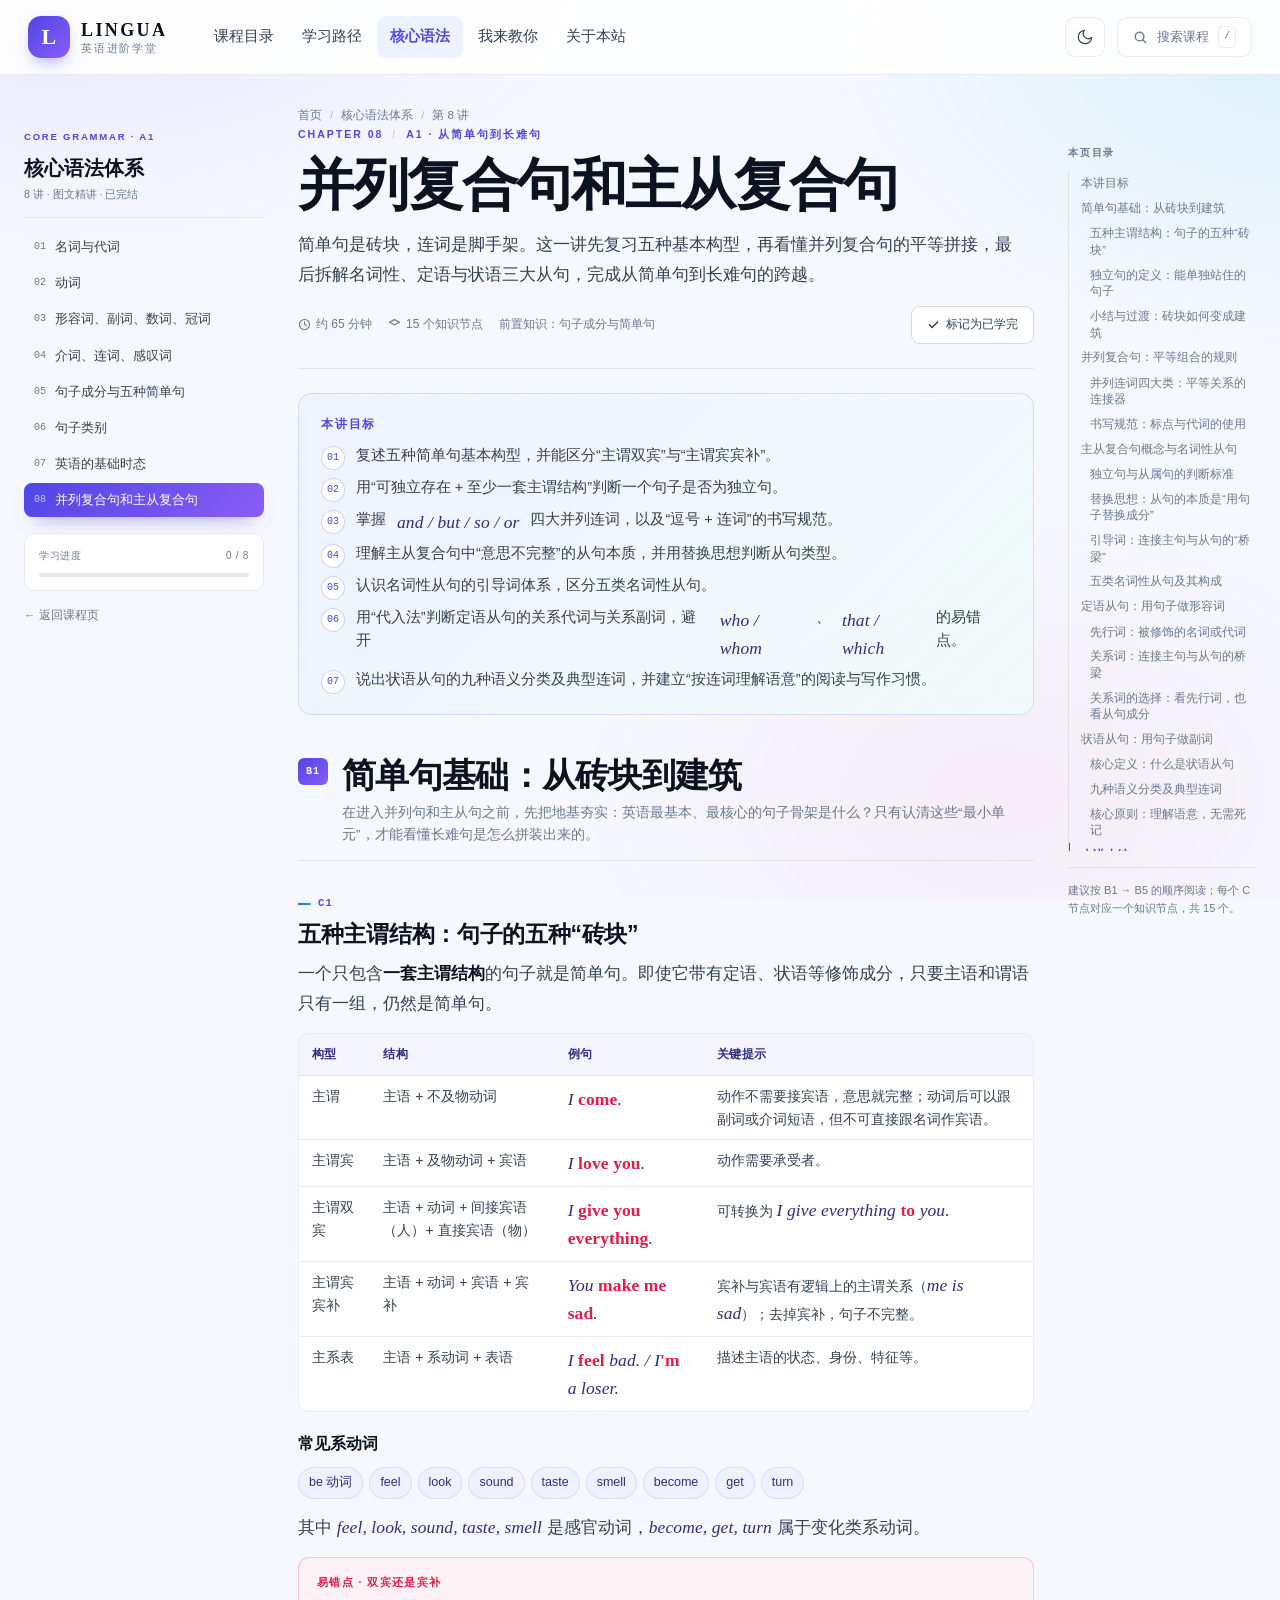
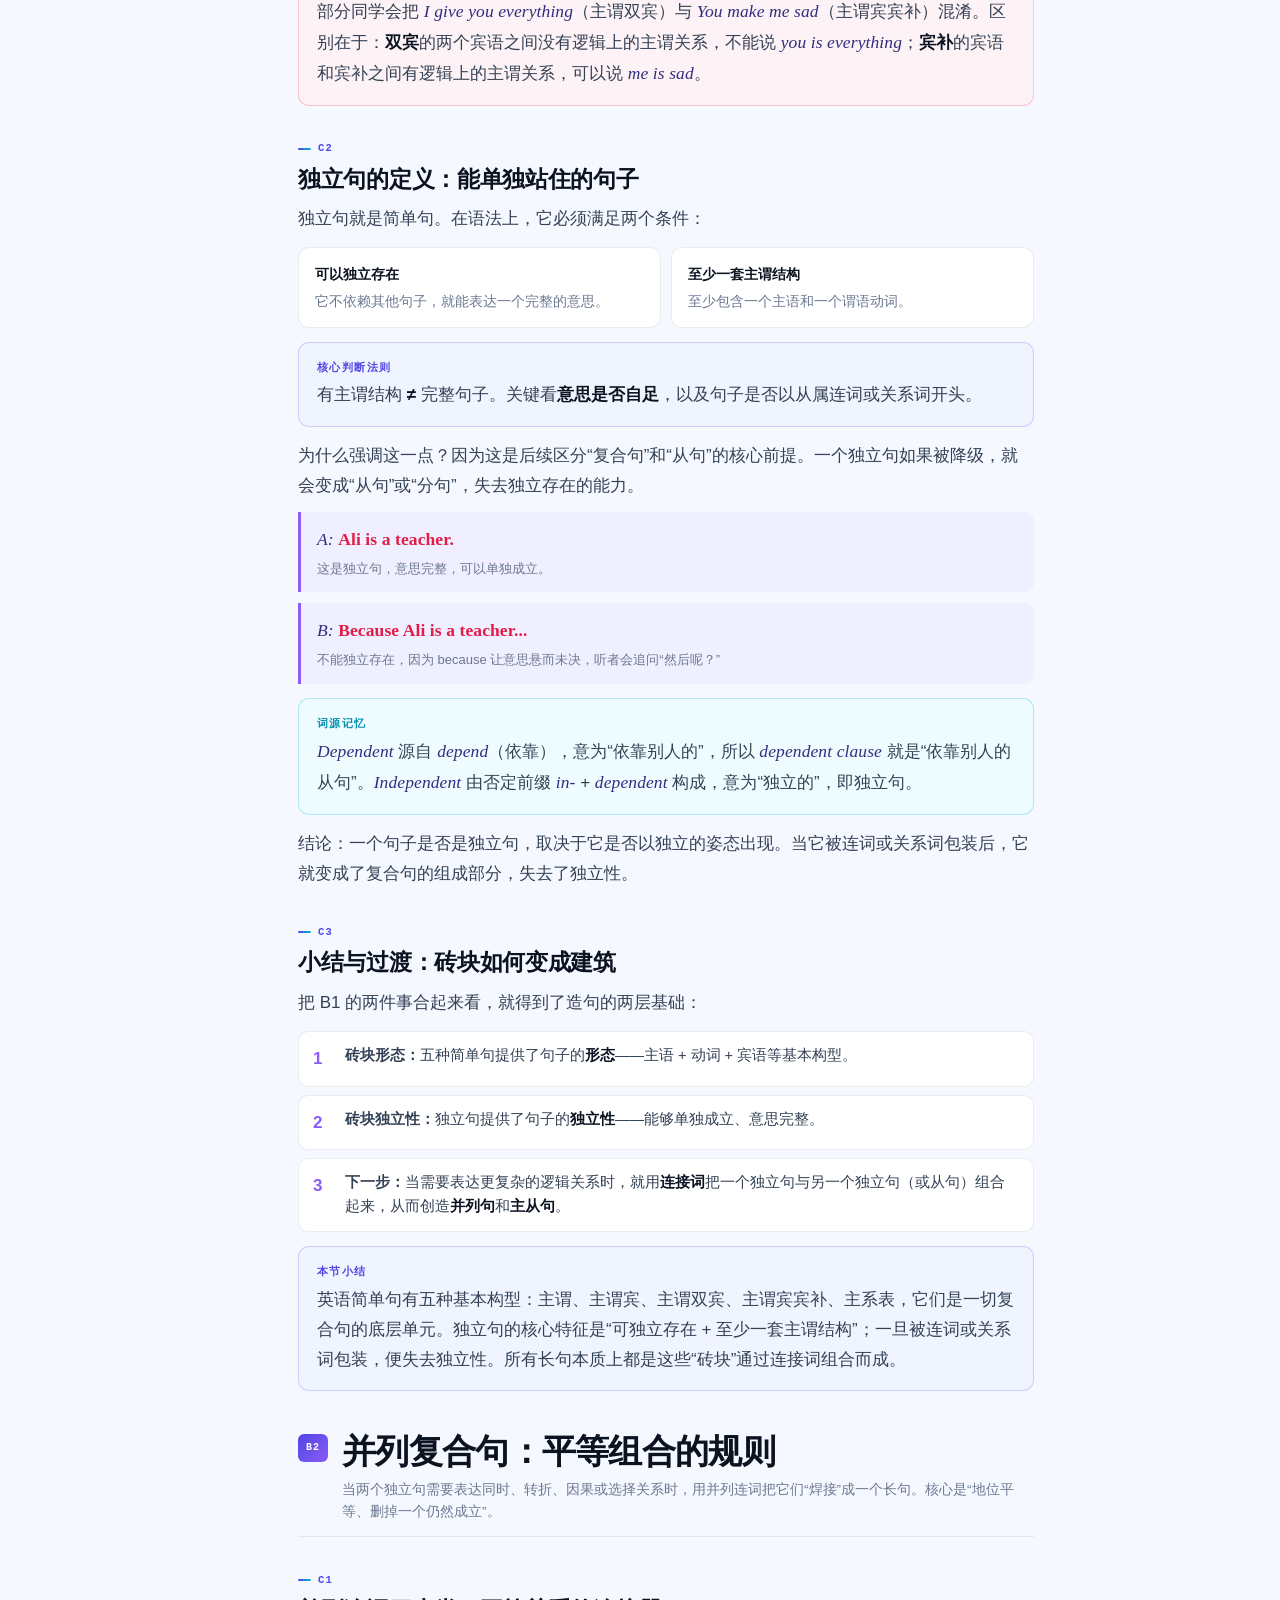
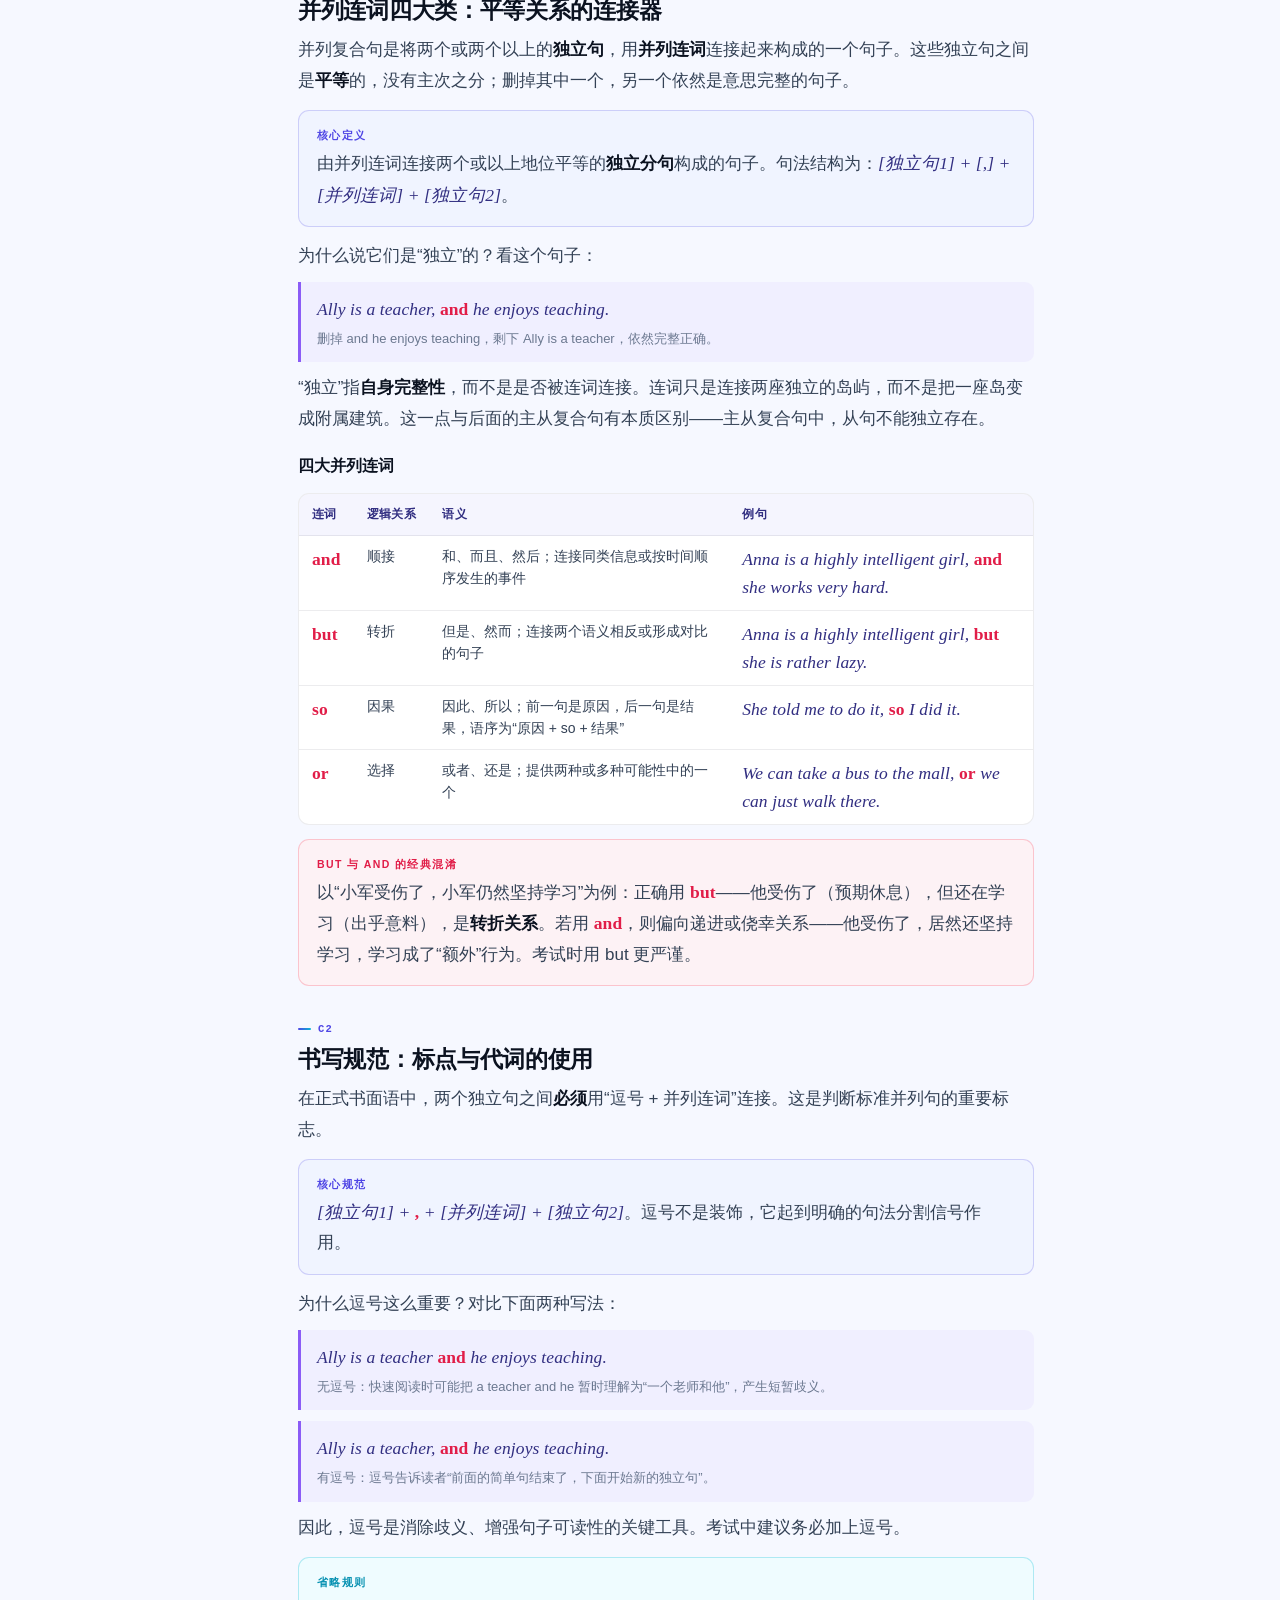
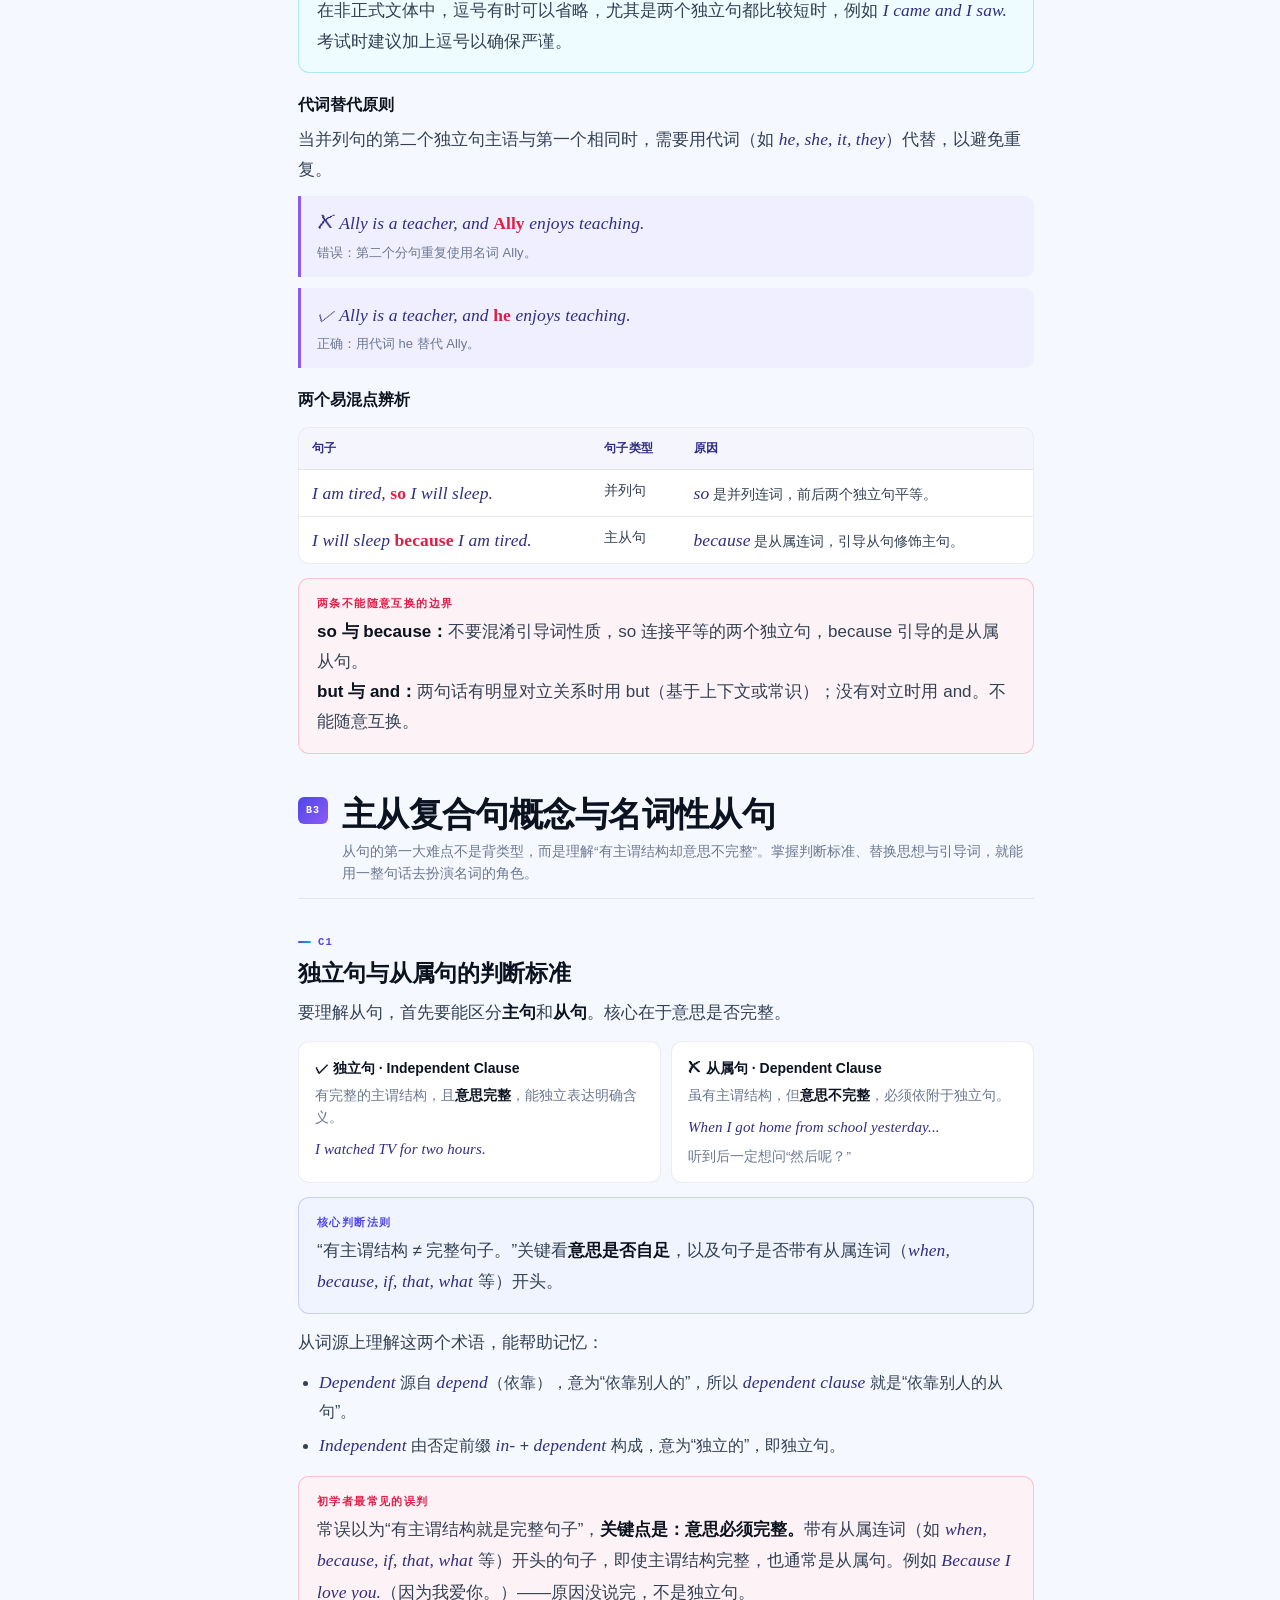
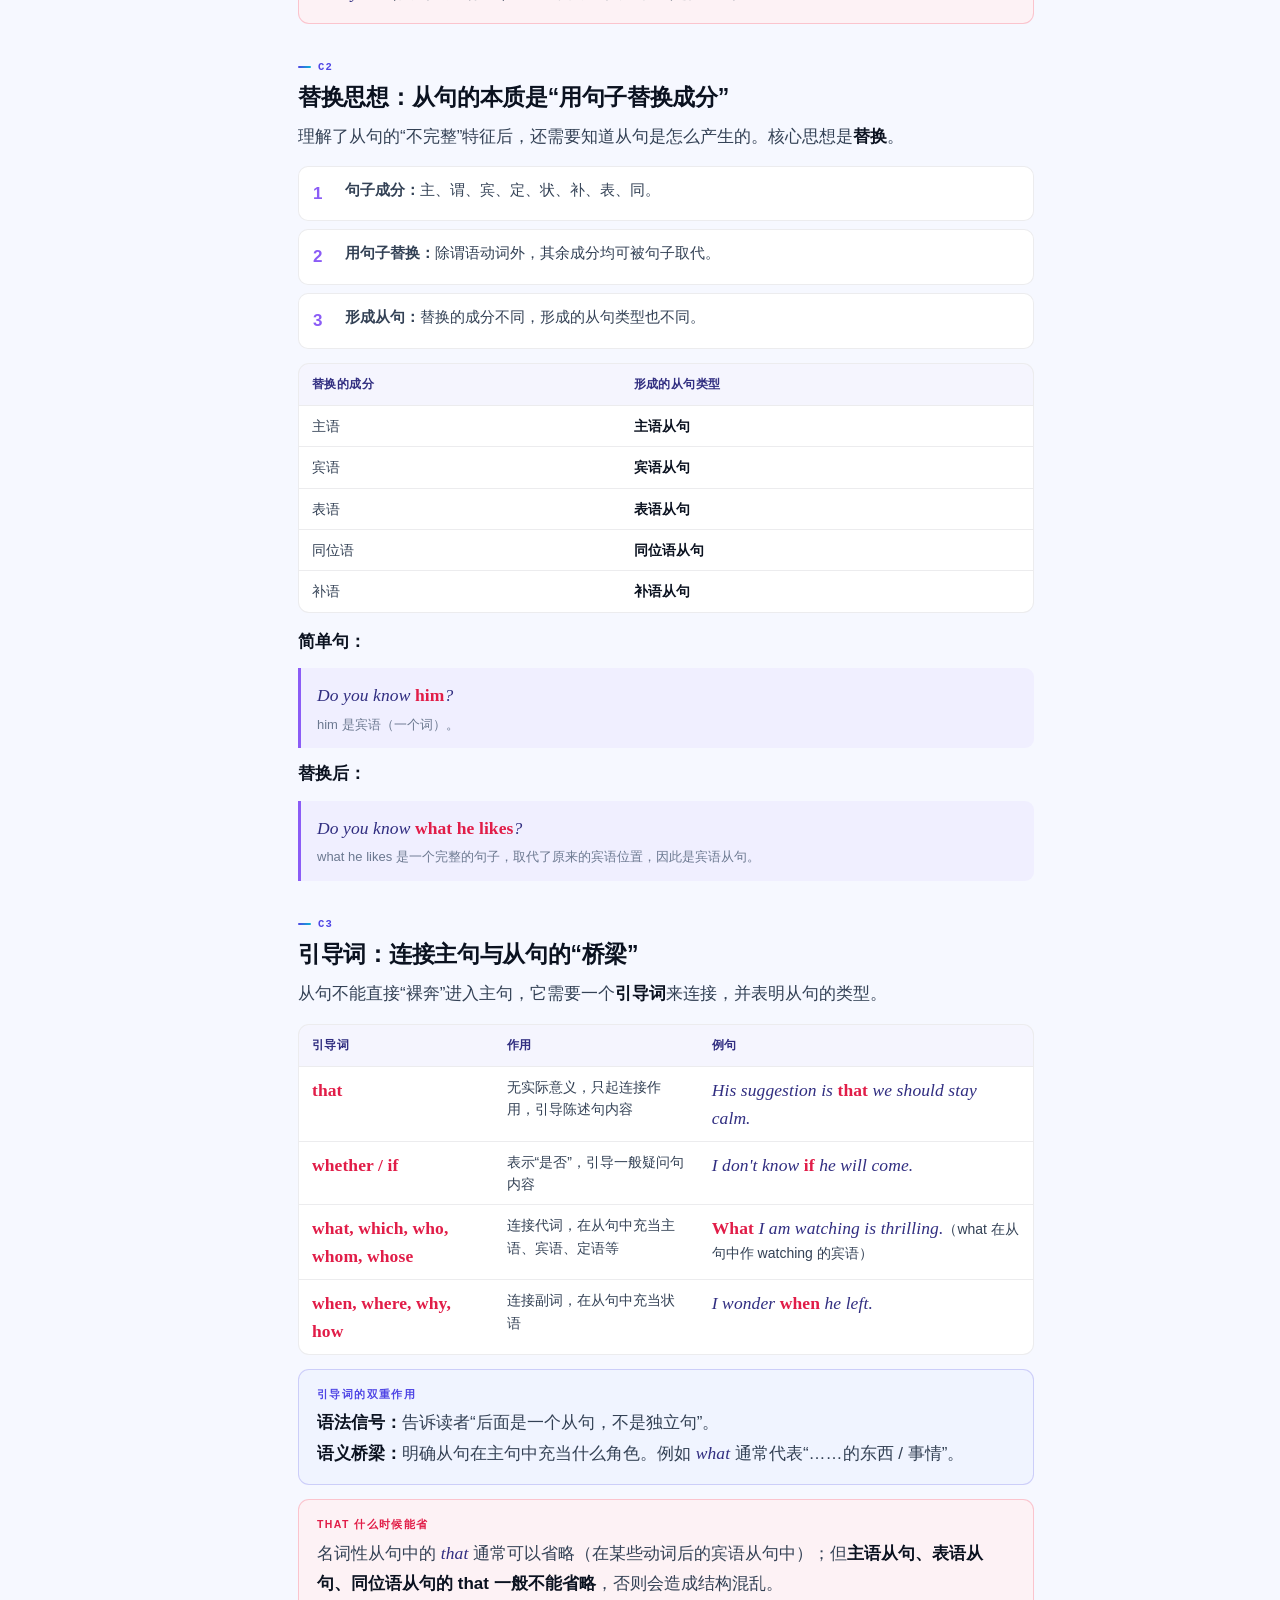
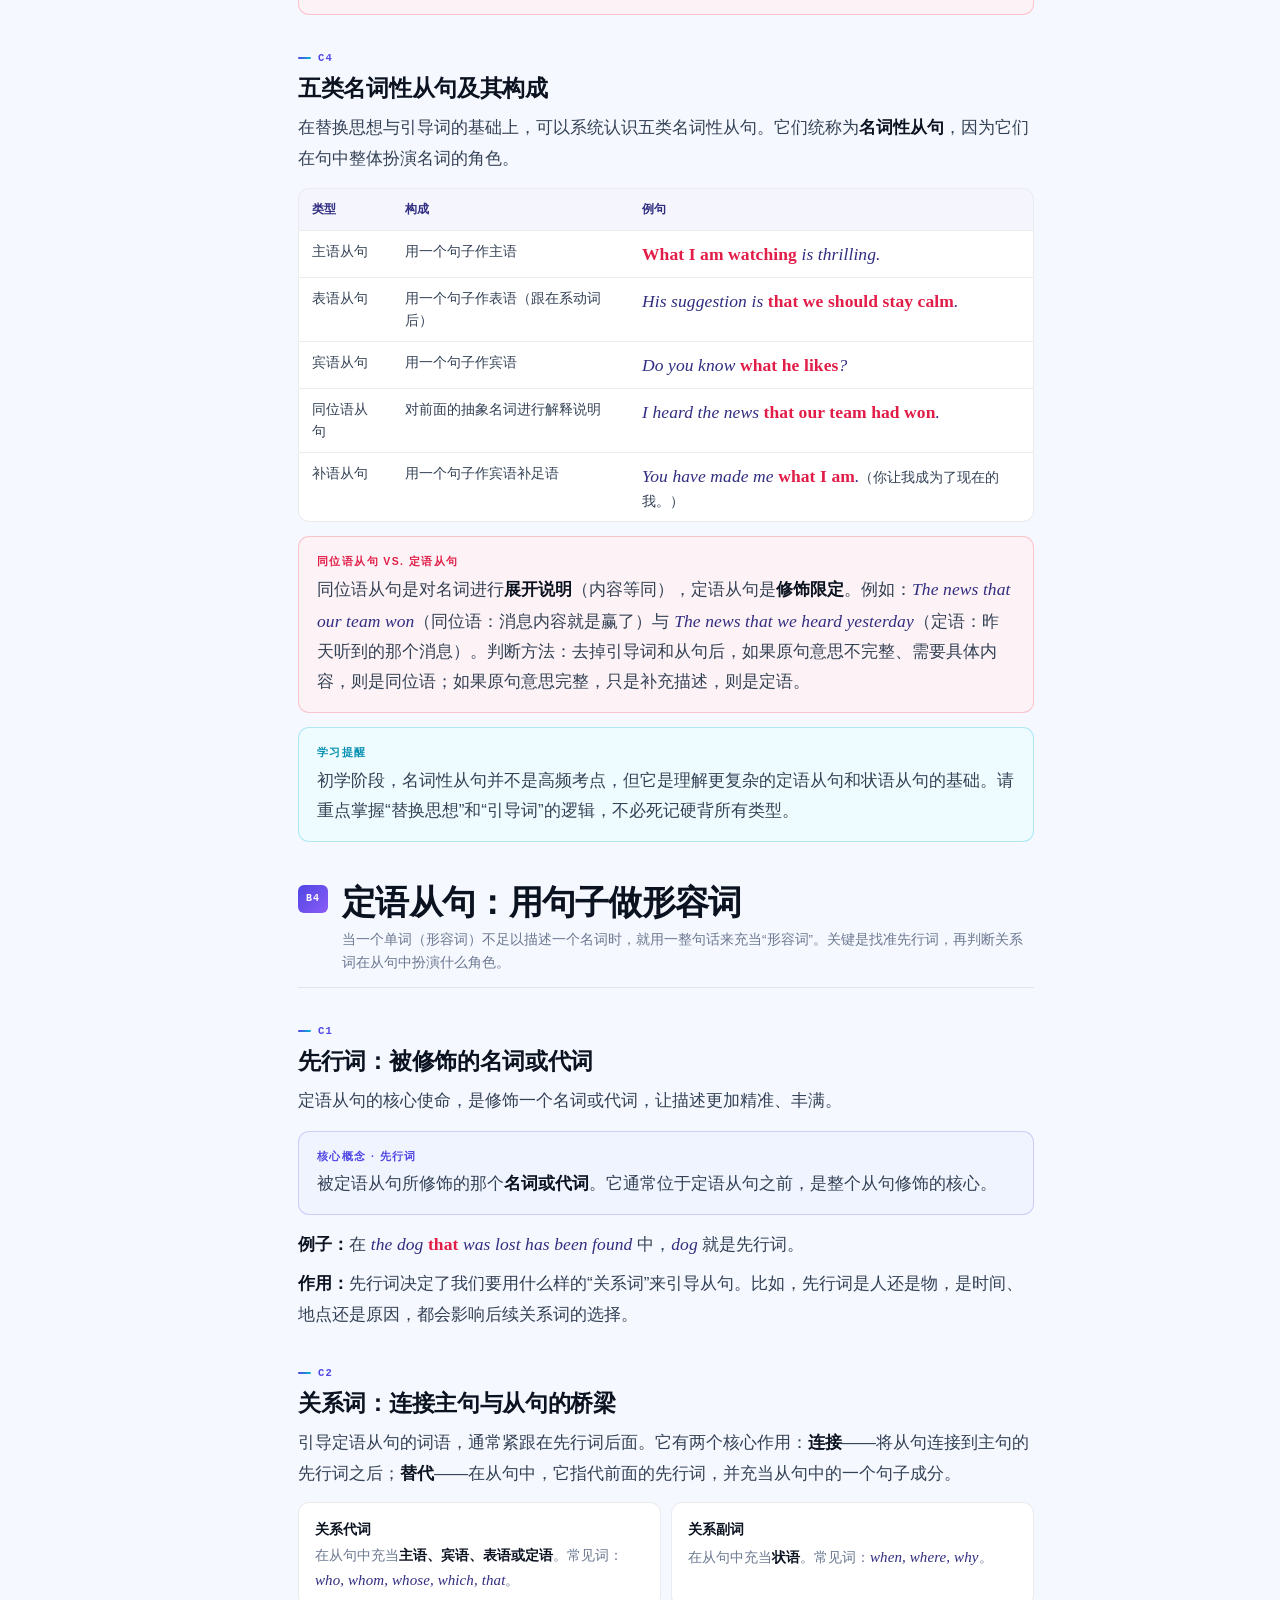
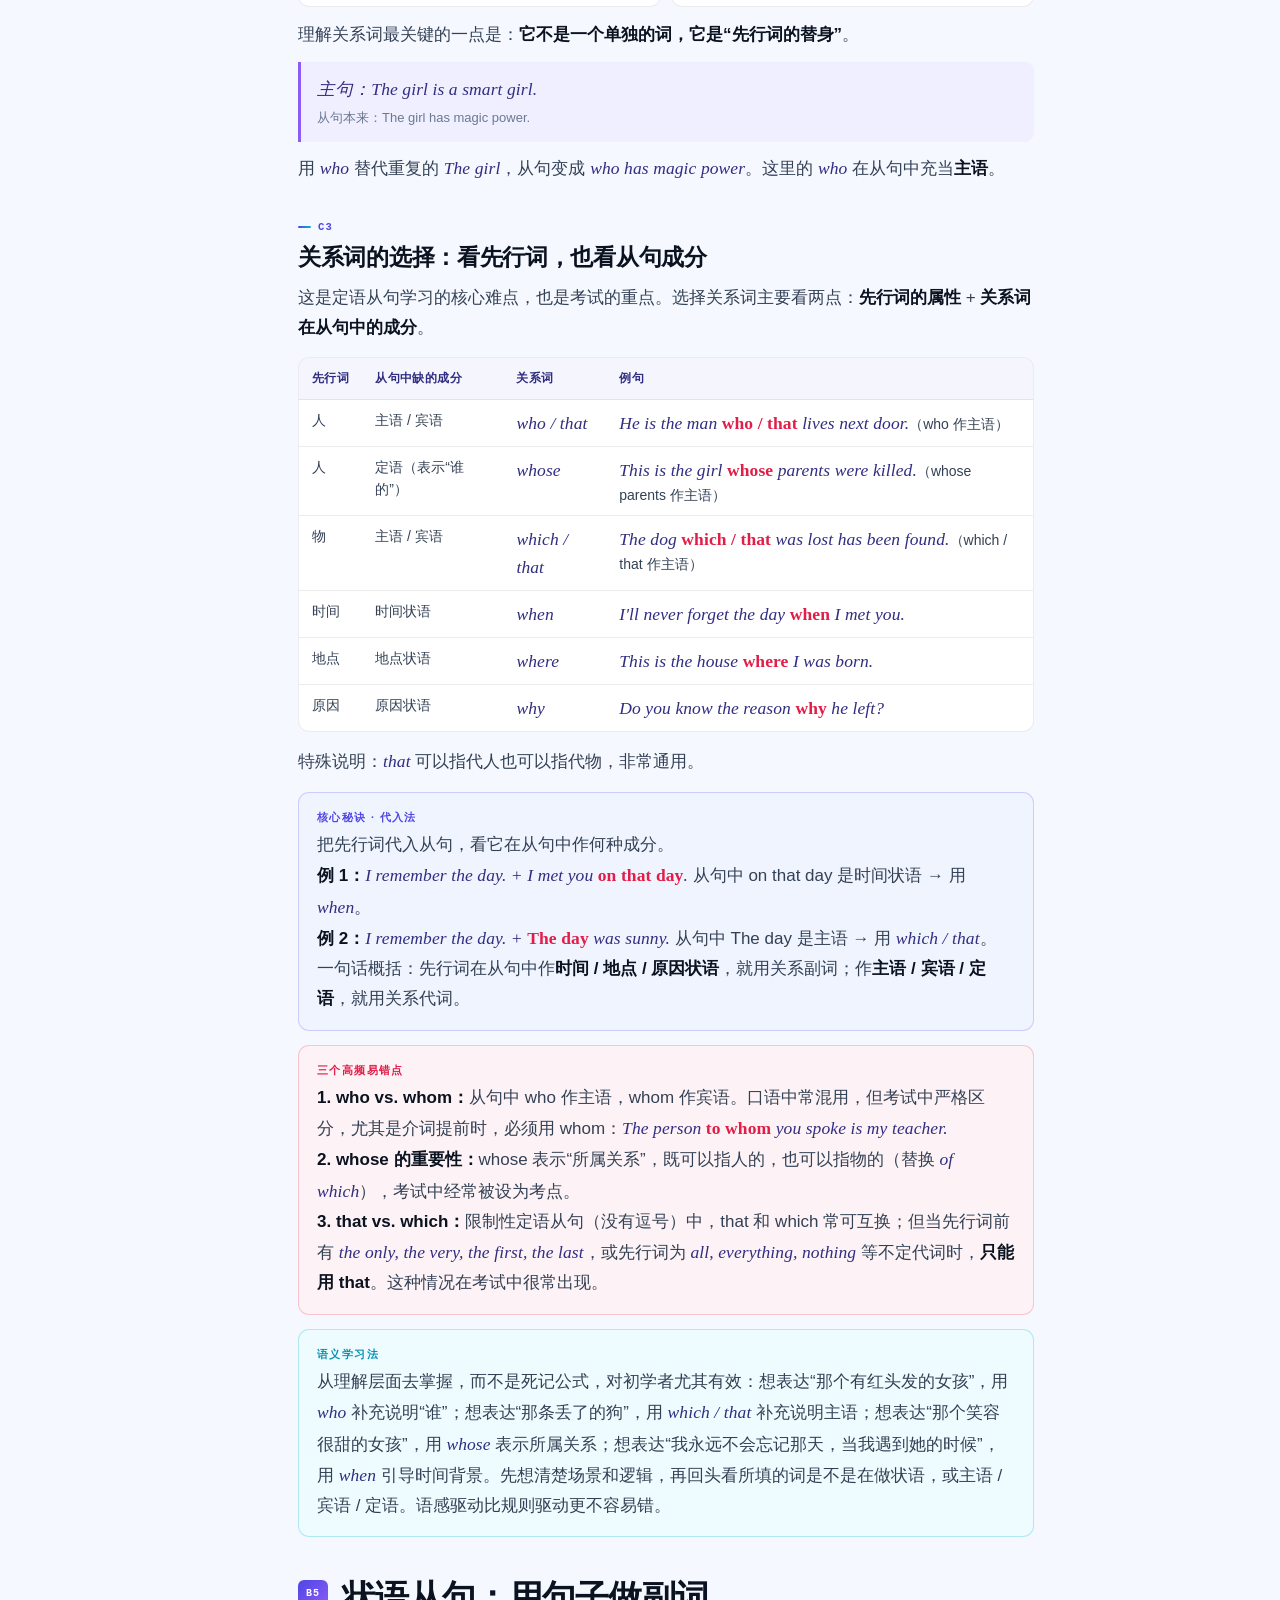
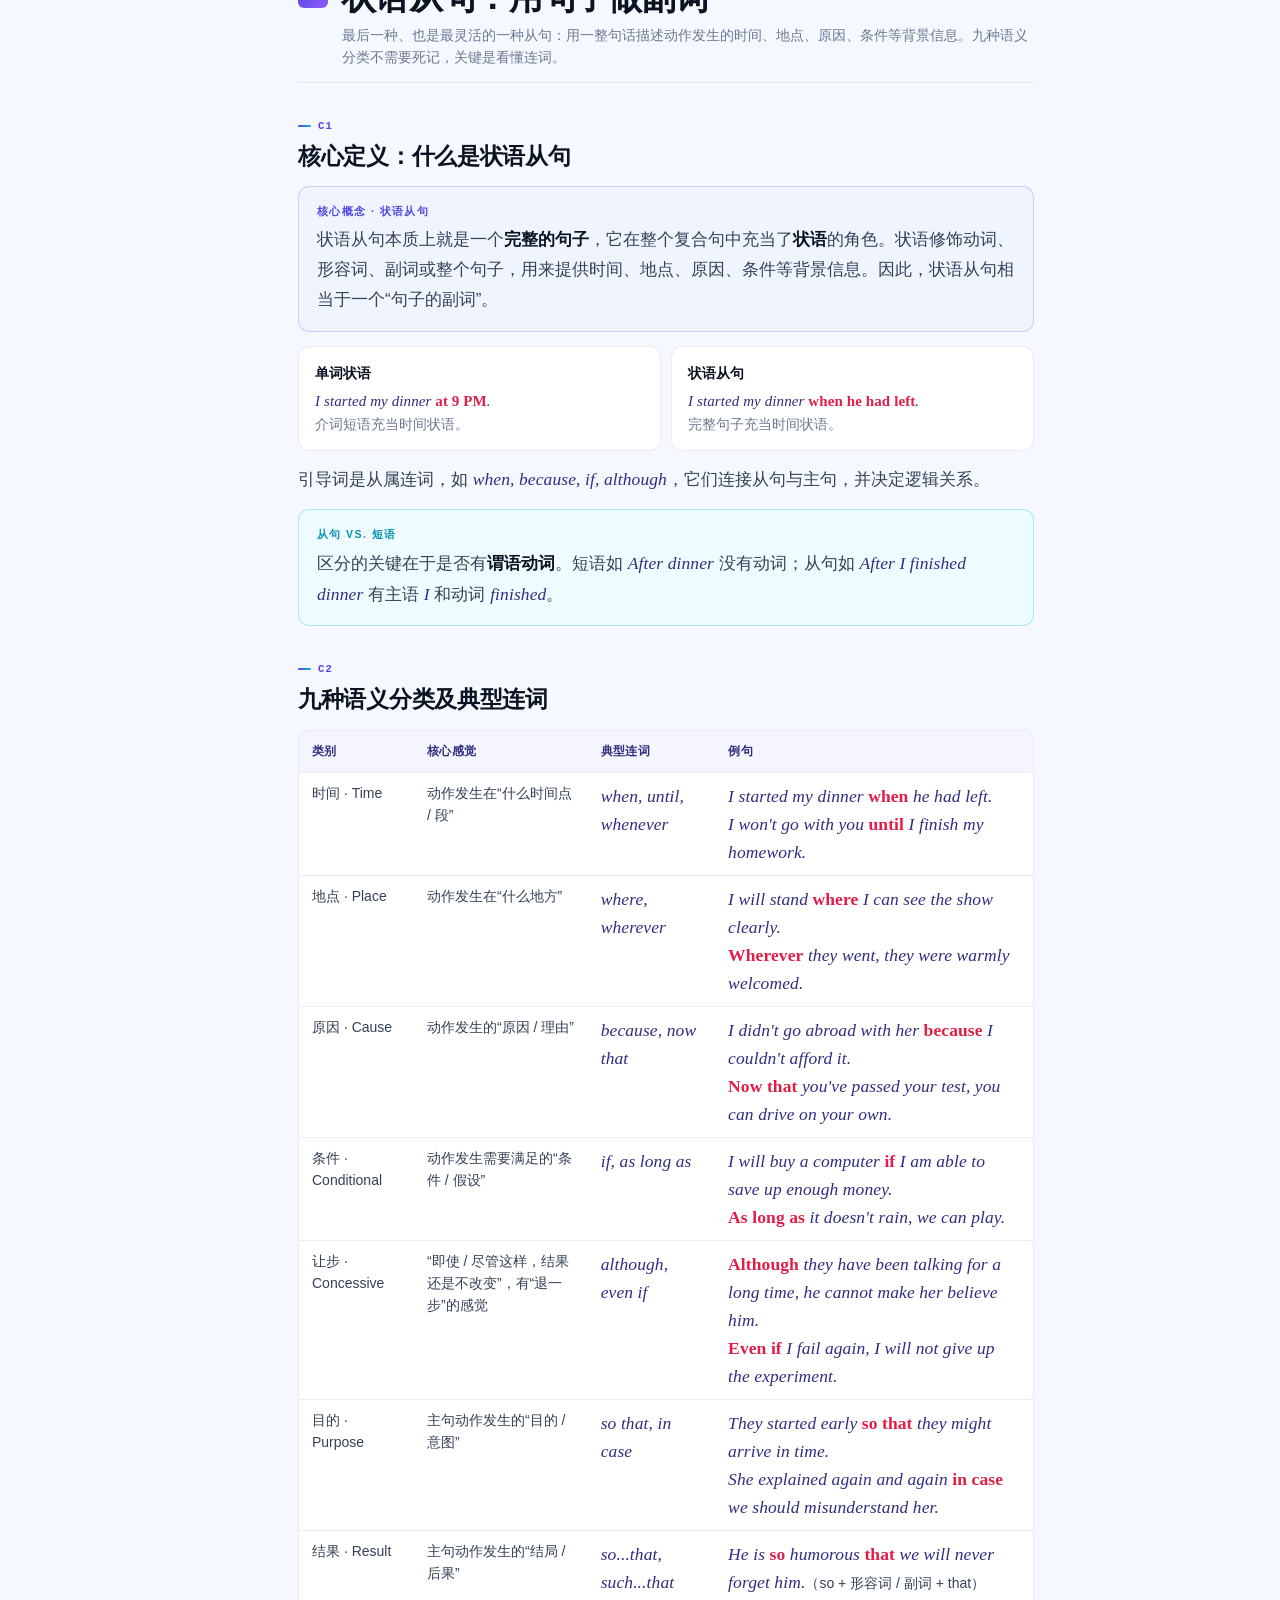
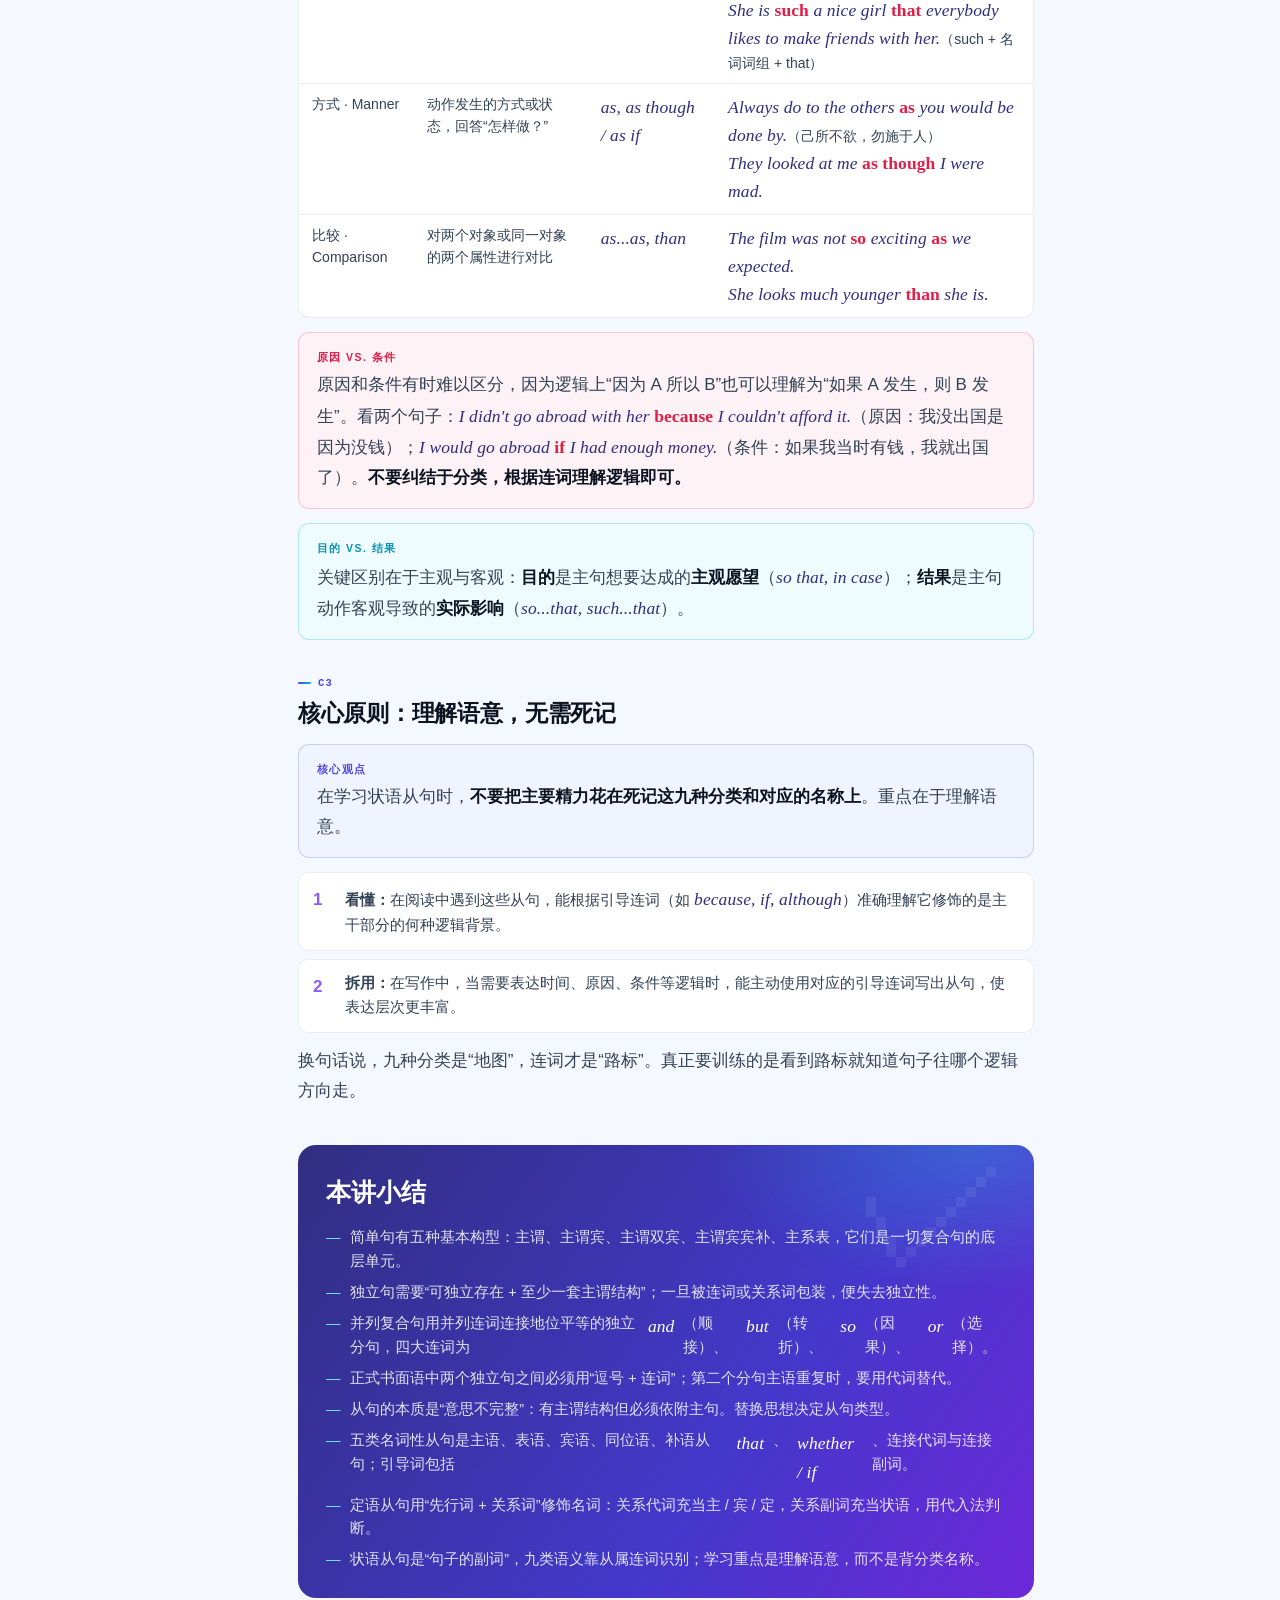
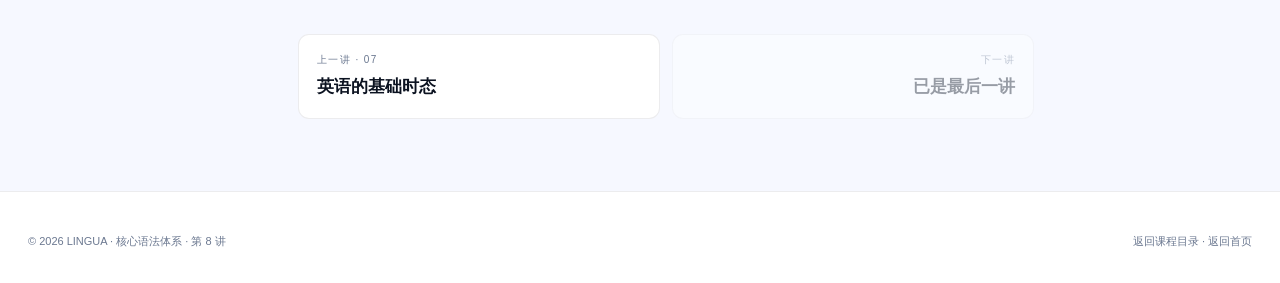
<file: lesson-08.html>
<!DOCTYPE html>
<html lang="zh-CN">
<head>
  <meta charset="UTF-8">
  <meta name="viewport" content="width=device-width, initial-scale=1">
  <script>
    (function () {
      try {
        var saved = localStorage.getItem("lingua.theme");
        var dark = saved ? saved === "dark" : window.matchMedia("(prefers-color-scheme: dark)").matches;
        document.documentElement.setAttribute("data-theme", dark ? "dark" : "light");
      } catch (e) { /* 忽略隐私模式限制 */ }
    })();
  </script>
  <title>第 8 讲 · 并列复合句和主从复合句 | 核心语法体系 · LINGUA</title>
  <meta name="description" content="核心语法体系第 8 讲：从五种简单句出发，掌握并列复合句的连词与书写规范，再系统拆解名词性从句、定语从句与九类状语从句。">
  <link rel="icon" href="data:image/svg+xml,%3Csvg xmlns='http://www.w3.org/2000/svg' viewBox='0 0 40 40'%3E%3Crect width='40' height='40' rx='12' fill='%231e5a4a'/%3E%3Ctext x='20' y='27' font-family='Georgia' font-size='20' fill='%23f3e7cd' text-anchor='middle'%3EL%3C/text%3E%3C/svg%3E">
  <link rel="stylesheet" href="assets/css/site.css">
</head>
<body data-page="lesson" data-lesson="8">

  <header class="site-header">
    <div class="header-inner">
      <a class="logo" href="index.html" aria-label="LINGUA 首页">
        <span class="logo-mark">L</span>
        <span class="logo-text"><b>LINGUA</b><span>英语进阶学堂</span></span>
      </a>
      <nav class="main-nav" aria-label="主导航">
        <a href="index.html#catalog">课程目录</a>
        <a href="index.html#roadmap">学习路径</a>
        <a href="lesson-08.html" class="is-active">核心语法</a>
        <a href="teach.html">我来教你</a>
        <a href="index.html#about">关于本站</a>
      </nav>
      <div class="header-actions">
        <button class="theme-toggle" type="button" data-theme-toggle aria-label="切换到深色模式" aria-pressed="false" title="切换到深色模式">
          <svg class="icon-moon" viewBox="0 0 24 24" fill="none" stroke="currentColor" stroke-width="1.6" aria-hidden="true"><path d="M21 12.8A9 9 0 1 1 11.2 3a7 7 0 0 0 9.8 9.8Z" stroke-linecap="round" stroke-linejoin="round"/></svg>
          <svg class="icon-sun" viewBox="0 0 24 24" fill="none" stroke="currentColor" stroke-width="1.6" aria-hidden="true"><circle cx="12" cy="12" r="4.2"/><path d="M12 2.4v2.2M12 19.4v2.2M2.4 12h2.2M19.4 12h2.2M5.2 5.2l1.6 1.6M17.2 17.2l1.6 1.6M18.8 5.2l-1.6 1.6M6.8 17.2l-1.6 1.6" stroke-linecap="round"/></svg>
        </button>
        <a class="search-jump" href="index.html#catalog">
          <svg viewBox="0 0 16 16" fill="none" stroke="currentColor" stroke-width="1.5" aria-hidden="true"><circle cx="7" cy="7" r="4.6"/><path d="m10.6 10.6 3 3" stroke-linecap="round"/></svg>
          <span>搜索课程</span><kbd>/</kbd>
        </a>
        <button class="nav-toggle" aria-label="打开菜单" aria-expanded="false">
          <svg viewBox="0 0 20 20" width="18" height="18" fill="none" stroke="currentColor" stroke-width="1.6"><path d="M3 6h14M3 10h14M3 14h14" stroke-linecap="round"/></svg>
        </button>
      </div>
    </div>
  </header>

  <div class="lesson-shell">
    <div class="lesson-layout">
      <aside class="lesson-sidebar">
        <div class="sidebar-course">
          <span class="series">Core Grammar · A1</span>
          <b>核心语法体系</b>
          <span class="meta">8 讲 · 图文精讲 · 已完结</span>
        </div>
        <nav class="chapter-nav" aria-label="章节目录">
          <a data-chapter="1" href="lesson-01.html"><span class="n">01</span><span>名词与代词</span></a>
          <a data-chapter="2" href="lesson-02.html"><span class="n">02</span><span>动词</span></a>
          <a data-chapter="3" href="lesson-03.html"><span class="n">03</span><span>形容词、副词、数词、冠词</span></a>
          <a data-chapter="4" href="lesson-04.html"><span class="n">04</span><span>介词、连词、感叹词</span></a>
          <a data-chapter="5" href="lesson-05.html"><span class="n">05</span><span>句子成分与五种简单句</span></a>
          <a data-chapter="6" href="lesson-06.html"><span class="n">06</span><span>句子类别</span></a>
          <a data-chapter="7" href="lesson-07.html"><span class="n">07</span><span>英语的基础时态</span></a>
          <a data-chapter="8" class="is-active" href="lesson-08.html"><span class="n">08</span><span>并列复合句和主从复合句</span></a>
        </nav>
        <div class="sidebar-progress">
          <div class="sp-top"><span>学习进度</span><span class="sp-count">0 / 8</span></div>
          <div class="sp-bar"><i></i></div>
        </div>
        <a class="sidebar-back" href="course.html?id=21">← 返回课程页</a>
      </aside>

      <main class="lesson-main">
        <nav class="breadcrumb">
          <a href="index.html">首页</a><span class="sep">/</span>
          <a href="course.html?id=21">核心语法体系</a><span class="sep">/</span>
          <span>第 8 讲</span>
        </nav>

        <header class="lesson-header">
          <div class="lesson-kicker"><span>Chapter 08</span><span class="sep">/</span><span>A1 · 从简单句到长难句</span></div>
          <h1>并列复合句和主从复合句</h1>
          <p class="lesson-lede">简单句是砖块，连词是脚手架。这一讲先复习五种基本构型，再看懂并列复合句的平等拼接，最后拆解名词性、定语与状语三大从句，完成从简单句到长难句的跨越。</p>
          <div class="lesson-meta">
            <span><svg viewBox="0 0 16 16" fill="none" stroke="currentColor" stroke-width="1.4"><circle cx="8" cy="8" r="6.2"/><path d="M8 4.6V8l2.3 1.4" stroke-linecap="round"/></svg>约 65 分钟</span>
            <span><svg viewBox="0 0 16 16" fill="none" stroke="currentColor" stroke-width="1.4"><path d="M8 2 1.8 5.2 8 8.4l6.2-3.2L8 2Z" stroke-linejoin="round"/></svg>15 个知识节点</span>
            <span>前置知识：句子成分与简单句</span>
            <button class="complete-btn" type="button">
              <svg viewBox="0 0 16 16" fill="none" stroke="currentColor" stroke-width="1.8"><path d="m3 8.4 3.2 3.2L13 4.8" stroke-linecap="round" stroke-linejoin="round"/></svg>
              标记为已学完
            </button>
          </div>
        </header>

        <section class="objectives">
          <h2 id="sec-objectives-title">本讲目标</h2>
          <ol>
            <li>复述五种简单句基本构型，并能区分“主谓双宾”与“主谓宾宾补”。</li>
            <li>用“可独立存在 + 至少一套主谓结构”判断一个句子是否为独立句。</li>
            <li>掌握 <span class="en">and / but / so / or</span> 四大并列连词，以及“逗号 + 连词”的书写规范。</li>
            <li>理解主从复合句中“意思不完整”的从句本质，并用替换思想判断从句类型。</li>
            <li>认识名词性从句的引导词体系，区分五类名词性从句。</li>
            <li>用“代入法”判断定语从句的关系代词与关系副词，避开 <span class="en">who / whom</span>、<span class="en">that / which</span> 的易错点。</li>
            <li>说出状语从句的九种语义分类及典型连词，并建立“按连词理解语意”的阅读与写作习惯。</li>
          </ol>
        </section>

        <article>
          <!-- ================= B1 简单句基础 ================= -->
          <section class="part" id="part-b1">
            <div class="part-head">
              <span class="part-tag">B1</span>
              <div>
                <h2 id="sec-b1-title">简单句基础：从砖块到建筑</h2>
                <p>在进入并列句和主从句之前，先把地基夯实：英语最基本、最核心的句子骨架是什么？只有认清这些“最小单元”，才能看懂长难句是怎么拼装出来的。</p>
              </div>
            </div>

            <div class="block">
              <span class="block-label">C1</span>
              <h3 id="sec-b1-c1">五种主谓结构：句子的五种“砖块”</h3>
              <p>一个只包含<strong>一套主谓结构</strong>的句子就是简单句。即使它带有定语、状语等修饰成分，只要主语和谓语只有一组，仍然是简单句。</p>

              <div class="table-wrap">
                <table>
                  <thead><tr><th>构型</th><th>结构</th><th>例句</th><th>关键提示</th></tr></thead>
                  <tbody>
                    <tr>
                      <td>主谓</td>
                      <td>主语 + 不及物动词</td>
                      <td><span class="en">I <b>come</b>.</span></td>
                      <td>动作不需要接宾语，意思就完整；动词后可以跟副词或介词短语，但不可直接跟名词作宾语。</td>
                    </tr>
                    <tr>
                      <td>主谓宾</td>
                      <td>主语 + 及物动词 + 宾语</td>
                      <td><span class="en">I <b>love</b> <b>you</b>.</span></td>
                      <td>动作需要承受者。</td>
                    </tr>
                    <tr>
                      <td>主谓双宾</td>
                      <td>主语 + 动词 + 间接宾语（人）+ 直接宾语（物）</td>
                      <td><span class="en">I <b>give</b> <b>you</b> <b>everything</b>.</span></td>
                      <td>可转换为 <span class="en">I give everything <b>to</b> you.</span></td>
                    </tr>
                    <tr>
                      <td>主谓宾宾补</td>
                      <td>主语 + 动词 + 宾语 + 宾补</td>
                      <td><span class="en">You <b>make</b> <b>me</b> <b>sad</b>.</span></td>
                      <td>宾补与宾语有逻辑上的主谓关系（<span class="en">me is sad</span>）；去掉宾补，句子不完整。</td>
                    </tr>
                    <tr>
                      <td>主系表</td>
                      <td>主语 + 系动词 + 表语</td>
                      <td><span class="en">I <b>feel</b> bad. / I<b>'m</b> a loser.</span></td>
                      <td>描述主语的状态、身份、特征等。</td>
                    </tr>
                  </tbody>
                </table>
              </div>

              <h4>常见系动词</h4>
              <div class="chip-row">
                <span>be 动词</span><span>feel</span><span>look</span><span>sound</span><span>taste</span><span>smell</span><span>become</span><span>get</span><span>turn</span>
              </div>
              <p>其中 <span class="en">feel, look, sound, taste, smell</span> 是感官动词，<span class="en">become, get, turn</span> 属于变化类系动词。</p>

              <div class="callout warn">
                <b class="t">易错点 · 双宾还是宾补</b>
                <p>部分同学会把 <span class="en">I give you everything</span>（主谓双宾）与 <span class="en">You make me sad</span>（主谓宾宾补）混淆。区别在于：<strong>双宾</strong>的两个宾语之间没有逻辑上的主谓关系，不能说 <span class="en">you is everything</span>；<strong>宾补</strong>的宾语和宾补之间有逻辑上的主谓关系，可以说 <span class="en">me is sad</span>。</p>
              </div>
            </div>

            <div class="block">
              <span class="block-label">C2</span>
              <h3 id="sec-b1-c2">独立句的定义：能单独站住的句子</h3>
              <p>独立句就是简单句。在语法上，它必须满足两个条件：</p>

              <div class="card-grid two">
                <div class="mini-card">
                  <h5>可以独立存在</h5>
                  <p>它不依赖其他句子，就能表达一个完整的意思。</p>
                </div>
                <div class="mini-card">
                  <h5>至少一套主谓结构</h5>
                  <p>至少包含一个主语和一个谓语动词。</p>
                </div>
              </div>

              <div class="callout idea">
                <b class="t">核心判断法则</b>
                <p>有主谓结构 <strong>≠</strong> 完整句子。关键看<strong>意思是否自足</strong>，以及句子是否以从属连词或关系词开头。</p>
              </div>

              <p>为什么强调这一点？因为这是后续区分“复合句”和“从句”的核心前提。一个独立句如果被降级，就会变成“从句”或“分句”，失去独立存在的能力。</p>

              <div class="example">
                <span class="en">A: <b>Ali is a teacher.</b></span>
                <span class="zh">这是独立句，意思完整，可以单独成立。</span>
              </div>
              <div class="example">
                <span class="en">B: <b>Because Ali is a teacher...</b></span>
                <span class="zh">不能独立存在，因为 because 让意思悬而未决，听者会追问“然后呢？”</span>
              </div>

              <div class="callout tip">
                <b class="t">词源记忆</b>
                <p><span class="en">Dependent</span> 源自 <span class="en">depend</span>（依靠），意为“依靠别人的”，所以 <span class="en">dependent clause</span> 就是“依靠别人的从句”。<span class="en">Independent</span> 由否定前缀 <span class="en">in-</span> + <span class="en">dependent</span> 构成，意为“独立的”，即独立句。</p>
              </div>

              <p>结论：一个句子是否是独立句，取决于它是否以独立的姿态出现。当它被连词或关系词包装后，它就变成了复合句的组成部分，失去了独立性。</p>
            </div>

            <div class="block">
              <span class="block-label">C3</span>
              <h3 id="sec-b1-c3">小结与过渡：砖块如何变成建筑</h3>
              <p>把 B1 的两件事合起来看，就得到了造句的两层基础：</p>

              <div class="steps">
                <div class="step-item"><p><b>砖块形态：</b>五种简单句提供了句子的<strong>形态</strong>——主语 + 动词 + 宾语等基本构型。</p></div>
                <div class="step-item"><p><b>砖块独立性：</b>独立句提供了句子的<strong>独立性</strong>——能够单独成立、意思完整。</p></div>
                <div class="step-item"><p><b>下一步：</b>当需要表达更复杂的逻辑关系时，就用<strong>连接词</strong>把一个独立句与另一个独立句（或从句）组合起来，从而创造<strong>并列句</strong>和<strong>主从句</strong>。</p></div>
              </div>

              <div class="callout idea">
                <b class="t">本节小结</b>
                <p>英语简单句有五种基本构型：主谓、主谓宾、主谓双宾、主谓宾宾补、主系表，它们是一切复合句的底层单元。独立句的核心特征是“可独立存在 + 至少一套主谓结构”；一旦被连词或关系词包装，便失去独立性。所有长句本质上都是这些“砖块”通过连接词组合而成。</p>
              </div>
            </div>
          </section>

          <!-- ================= B2 并列复合句 ================= -->
          <section class="part" id="part-b2">
            <div class="part-head">
              <span class="part-tag">B2</span>
              <div>
                <h2 id="sec-b2-title">并列复合句：平等组合的规则</h2>
                <p>当两个独立句需要表达同时、转折、因果或选择关系时，用并列连词把它们“焊接”成一个长句。核心是“地位平等、删掉一个仍然成立”。</p>
              </div>
            </div>

            <div class="block">
              <span class="block-label">C1</span>
              <h3 id="sec-b2-c1">并列连词四大类：平等关系的连接器</h3>
              <p>并列复合句是将两个或两个以上的<strong>独立句</strong>，用<strong>并列连词</strong>连接起来构成的一个句子。这些独立句之间是<strong>平等</strong>的，没有主次之分；删掉其中一个，另一个依然是意思完整的句子。</p>

              <div class="callout idea">
                <b class="t">核心定义</b>
                <p>由并列连词连接两个或以上地位平等的<strong>独立分句</strong>构成的句子。句法结构为：<span class="en">[独立句1] + [,] + [并列连词] + [独立句2]</span>。</p>
              </div>

              <p>为什么说它们是“独立”的？看这个句子：</p>
              <div class="example">
                <span class="en">Ally is a teacher, <b>and</b> he enjoys teaching.</span>
                <span class="zh">删掉 and he enjoys teaching，剩下 Ally is a teacher，依然完整正确。</span>
              </div>
              <p>“独立”指<strong>自身完整性</strong>，而不是是否被连词连接。连词只是连接两座独立的岛屿，而不是把一座岛变成附属建筑。这一点与后面的主从复合句有本质区别——主从复合句中，从句不能独立存在。</p>

              <h4>四大并列连词</h4>
              <div class="table-wrap">
                <table>
                  <thead><tr><th>连词</th><th>逻辑关系</th><th>语义</th><th>例句</th></tr></thead>
                  <tbody>
                    <tr>
                      <td><span class="en"><b>and</b></span></td>
                      <td>顺接</td>
                      <td>和、而且、然后；连接同类信息或按时间顺序发生的事件</td>
                      <td><span class="en">Anna is a highly intelligent girl, <b>and</b> she works very hard.</span></td>
                    </tr>
                    <tr>
                      <td><span class="en"><b>but</b></span></td>
                      <td>转折</td>
                      <td>但是、然而；连接两个语义相反或形成对比的句子</td>
                      <td><span class="en">Anna is a highly intelligent girl, <b>but</b> she is rather lazy.</span></td>
                    </tr>
                    <tr>
                      <td><span class="en"><b>so</b></span></td>
                      <td>因果</td>
                      <td>因此、所以；前一句是原因，后一句是结果，语序为“原因 + so + 结果”</td>
                      <td><span class="en">She told me to do it, <b>so</b> I did it.</span></td>
                    </tr>
                    <tr>
                      <td><span class="en"><b>or</b></span></td>
                      <td>选择</td>
                      <td>或者、还是；提供两种或多种可能性中的一个</td>
                      <td><span class="en">We can take a bus to the mall, <b>or</b> we can just walk there.</span></td>
                    </tr>
                  </tbody>
                </table>
              </div>

              <div class="callout warn">
                <b class="t">but 与 and 的经典混淆</b>
                <p>以“小军受伤了，小军仍然坚持学习”为例：正确用 <span class="en"><b>but</b></span>——他受伤了（预期休息），但还在学习（出乎意料），是<strong>转折关系</strong>。若用 <span class="en"><b>and</b></span>，则偏向递进或侥幸关系——他受伤了，居然还坚持学习，学习成了“额外”行为。考试时用 but 更严谨。</p>
              </div>
            </div>

            <div class="block">
              <span class="block-label">C2</span>
              <h3 id="sec-b2-c2">书写规范：标点与代词的使用</h3>
              <p>在正式书面语中，两个独立句之间<strong>必须</strong>用“逗号 + 并列连词”连接。这是判断标准并列句的重要标志。</p>

              <div class="callout idea">
                <b class="t">核心规范</b>
                <p><span class="en">[独立句1] + <b>,</b> + [并列连词] + [独立句2]</span>。逗号不是装饰，它起到明确的句法分割信号作用。</p>
              </div>

              <p>为什么逗号这么重要？对比下面两种写法：</p>
              <div class="example">
                <span class="en">Ally is a teacher <b>and</b> he enjoys teaching.</span>
                <span class="zh">无逗号：快速阅读时可能把 a teacher and he 暂时理解为“一个老师和他”，产生短暂歧义。</span>
              </div>
              <div class="example">
                <span class="en">Ally is a teacher, <b>and</b> he enjoys teaching.</span>
                <span class="zh">有逗号：逗号告诉读者“前面的简单句结束了，下面开始新的独立句”。</span>
              </div>
              <p>因此，逗号是消除歧义、增强句子可读性的关键工具。考试中建议务必加上逗号。</p>

              <div class="callout tip">
                <b class="t">省略规则</b>
                <p>在非正式文体中，逗号有时可以省略，尤其是两个独立句都比较短时，例如 <span class="en">I came and I saw.</span> 考试时建议加上逗号以确保严谨。</p>
              </div>

              <h4>代词替代原则</h4>
              <p>当并列句的第二个独立句主语与第一个相同时，需要用代词（如 <span class="en">he, she, it, they</span>）代替，以避免重复。</p>
              <div class="example">
                <span class="en">✗ Ally is a teacher, and <b>Ally</b> enjoys teaching.</span>
                <span class="zh">错误：第二个分句重复使用名词 Ally。</span>
              </div>
              <div class="example">
                <span class="en">✓ Ally is a teacher, and <b>he</b> enjoys teaching.</span>
                <span class="zh">正确：用代词 he 替代 Ally。</span>
              </div>

              <h4>两个易混点辨析</h4>
              <div class="table-wrap">
                <table>
                  <thead><tr><th>句子</th><th>句子类型</th><th>原因</th></tr></thead>
                  <tbody>
                    <tr>
                      <td><span class="en">I am tired, <b>so</b> I will sleep.</span></td>
                      <td>并列句</td>
                      <td><span class="en">so</span> 是并列连词，前后两个独立句平等。</td>
                    </tr>
                    <tr>
                      <td><span class="en">I will sleep <b>because</b> I am tired.</span></td>
                      <td>主从句</td>
                      <td><span class="en">because</span> 是从属连词，引导从句修饰主句。</td>
                    </tr>
                  </tbody>
                </table>
              </div>
              <div class="callout warn">
                <b class="t">两条不能随意互换的边界</b>
                <p><strong>so 与 because：</strong>不要混淆引导词性质，so 连接平等的两个独立句，because 引导的是从属从句。<br>
                <strong>but 与 and：</strong>两句话有明显对立关系时用 but（基于上下文或常识）；没有对立时用 and。不能随意互换。</p>
              </div>
            </div>
          </section>

          <!-- ================= B3 主从复合句与名词性从句 ================= -->
          <section class="part" id="part-b3">
            <div class="part-head">
              <span class="part-tag">B3</span>
              <div>
                <h2 id="sec-b3-title">主从复合句概念与名词性从句</h2>
                <p>从句的第一大难点不是背类型，而是理解“有主谓结构却意思不完整”。掌握判断标准、替换思想与引导词，就能用一整句话去扮演名词的角色。</p>
              </div>
            </div>

            <div class="block">
              <span class="block-label">C1</span>
              <h3 id="sec-b3-c1">独立句与从属句的判断标准</h3>
              <p>要理解从句，首先要能区分<strong>主句</strong>和<strong>从句</strong>。核心在于意思是否完整。</p>

              <div class="card-grid two">
                <div class="mini-card">
                  <h5>✓ 独立句 · Independent Clause</h5>
                  <p>有完整的主谓结构，且<strong>意思完整</strong>，能独立表达明确含义。</p>
                  <p class="en" style="margin-top:8px">I watched TV for two hours.</p>
                </div>
                <div class="mini-card">
                  <h5>✗ 从属句 · Dependent Clause</h5>
                  <p>虽有主谓结构，但<strong>意思不完整</strong>，必须依附于独立句。</p>
                  <p class="en" style="margin-top:8px">When I got home from school yesterday...</p>
                  <p style="margin-top:6px">听到后一定想问“然后呢？”</p>
                </div>
              </div>

              <div class="callout idea">
                <b class="t">核心判断法则</b>
                <p>“有主谓结构 ≠ 完整句子。”关键看<strong>意思是否自足</strong>，以及句子是否带有从属连词（<span class="en">when, because, if, that, what</span> 等）开头。</p>
              </div>

              <p>从词源上理解这两个术语，能帮助记忆：</p>
              <ul>
                <li><span class="en">Dependent</span> 源自 <span class="en">depend</span>（依靠），意为“依靠别人的”，所以 <span class="en">dependent clause</span> 就是“依靠别人的从句”。</li>
                <li><span class="en">Independent</span> 由否定前缀 <span class="en">in-</span> + <span class="en">dependent</span> 构成，意为“独立的”，即独立句。</li>
              </ul>

              <div class="callout warn">
                <b class="t">初学者最常见的误判</b>
                <p>常误以为“有主谓结构就是完整句子”，<strong>关键点是：意思必须完整。</strong>带有从属连词（如 <span class="en">when, because, if, that, what</span> 等）开头的句子，即使主谓结构完整，也通常是从属句。例如 <span class="en">Because I love you.</span>（因为我爱你。）——原因没说完，不是独立句。</p>
              </div>
            </div>

            <div class="block">
              <span class="block-label">C2</span>
              <h3 id="sec-b3-c2">替换思想：从句的本质是“用句子替换成分”</h3>
              <p>理解了从句的“不完整”特征后，还需要知道从句是怎么产生的。核心思想是<strong>替换</strong>。</p>

              <div class="steps">
                <div class="step-item"><p><b>句子成分：</b>主、谓、宾、定、状、补、表、同。</p></div>
                <div class="step-item"><p><b>用句子替换：</b>除谓语动词外，其余成分均可被句子取代。</p></div>
                <div class="step-item"><p><b>形成从句：</b>替换的成分不同，形成的从句类型也不同。</p></div>
              </div>

              <div class="table-wrap">
                <table>
                  <thead><tr><th>替换的成分</th><th>形成的从句类型</th></tr></thead>
                  <tbody>
                    <tr><td>主语</td><td><strong>主语从句</strong></td></tr>
                    <tr><td>宾语</td><td><strong>宾语从句</strong></td></tr>
                    <tr><td>表语</td><td><strong>表语从句</strong></td></tr>
                    <tr><td>同位语</td><td><strong>同位语从句</strong></td></tr>
                    <tr><td>补语</td><td><strong>补语从句</strong></td></tr>
                  </tbody>
                </table>
              </div>

              <p><strong>简单句：</strong></p>
              <div class="example">
                <span class="en">Do you know <b>him</b>?</span>
                <span class="zh">him 是宾语（一个词）。</span>
              </div>
              <p><strong>替换后：</strong></p>
              <div class="example">
                <span class="en">Do you know <b>what he likes</b>?</span>
                <span class="zh">what he likes 是一个完整的句子，取代了原来的宾语位置，因此是宾语从句。</span>
              </div>
            </div>

            <div class="block">
              <span class="block-label">C3</span>
              <h3 id="sec-b3-c3">引导词：连接主句与从句的“桥梁”</h3>
              <p>从句不能直接“裸奔”进入主句，它需要一个<strong>引导词</strong>来连接，并表明从句的类型。</p>

              <div class="table-wrap">
                <table>
                  <thead><tr><th>引导词</th><th>作用</th><th>例句</th></tr></thead>
                  <tbody>
                    <tr>
                      <td><span class="en"><b>that</b></span></td>
                      <td>无实际意义，只起连接作用，引导陈述句内容</td>
                      <td><span class="en">His suggestion is <b>that</b> we should stay calm.</span></td>
                    </tr>
                    <tr>
                      <td><span class="en"><b>whether / if</b></span></td>
                      <td>表示“是否”，引导一般疑问句内容</td>
                      <td><span class="en">I don't know <b>if</b> he will come.</span></td>
                    </tr>
                    <tr>
                      <td><span class="en"><b>what, which, who, whom, whose</b></span></td>
                      <td>连接代词，在从句中充当主语、宾语、定语等</td>
                      <td><span class="en"><b>What</b> I am watching is thrilling.</span>（what 在从句中作 watching 的宾语）</td>
                    </tr>
                    <tr>
                      <td><span class="en"><b>when, where, why, how</b></span></td>
                      <td>连接副词，在从句中充当状语</td>
                      <td><span class="en">I wonder <b>when</b> he left.</span></td>
                    </tr>
                  </tbody>
                </table>
              </div>

              <div class="callout idea">
                <b class="t">引导词的双重作用</b>
                <p><strong>语法信号：</strong>告诉读者“后面是一个从句，不是独立句”。<br>
                <strong>语义桥梁：</strong>明确从句在主句中充当什么角色。例如 <span class="en">what</span> 通常代表“……的东西 / 事情”。</p>
              </div>

              <div class="callout warn">
                <b class="t">that 什么时候能省</b>
                <p>名词性从句中的 <span class="en">that</span> 通常可以省略（在某些动词后的宾语从句中）；但<strong>主语从句、表语从句、同位语从句的 that 一般不能省略</strong>，否则会造成结构混乱。</p>
              </div>
            </div>

            <div class="block">
              <span class="block-label">C4</span>
              <h3 id="sec-b3-c4">五类名词性从句及其构成</h3>
              <p>在替换思想与引导词的基础上，可以系统认识五类名词性从句。它们统称为<strong>名词性从句</strong>，因为它们在句中整体扮演名词的角色。</p>

              <div class="table-wrap">
                <table>
                  <thead><tr><th>类型</th><th>构成</th><th>例句</th></tr></thead>
                  <tbody>
                    <tr>
                      <td>主语从句</td>
                      <td>用一个句子作主语</td>
                      <td><span class="en"><b>What I am watching</b> is thrilling.</span></td>
                    </tr>
                    <tr>
                      <td>表语从句</td>
                      <td>用一个句子作表语（跟在系动词后）</td>
                      <td><span class="en">His suggestion is <b>that we should stay calm</b>.</span></td>
                    </tr>
                    <tr>
                      <td>宾语从句</td>
                      <td>用一个句子作宾语</td>
                      <td><span class="en">Do you know <b>what he likes</b>?</span></td>
                    </tr>
                    <tr>
                      <td>同位语从句</td>
                      <td>对前面的抽象名词进行解释说明</td>
                      <td><span class="en">I heard the news <b>that our team had won</b>.</span></td>
                    </tr>
                    <tr>
                      <td>补语从句</td>
                      <td>用一个句子作宾语补足语</td>
                      <td><span class="en">You have made me <b>what I am</b>.</span>（你让我成为了现在的我。）</td>
                    </tr>
                  </tbody>
                </table>
              </div>

              <div class="callout warn">
                <b class="t">同位语从句 vs. 定语从句</b>
                <p>同位语从句是对名词进行<strong>展开说明</strong>（内容等同），定语从句是<strong>修饰限定</strong>。例如：<span class="en">The news that our team won</span>（同位语：消息内容就是赢了）与 <span class="en">The news that we heard yesterday</span>（定语：昨天听到的那个消息）。判断方法：去掉引导词和从句后，如果原句意思不完整、需要具体内容，则是同位语；如果原句意思完整，只是补充描述，则是定语。</p>
              </div>

              <div class="callout tip">
                <b class="t">学习提醒</b>
                <p>初学阶段，名词性从句并不是高频考点，但它是理解更复杂的定语从句和状语从句的基础。请重点掌握“替换思想”和“引导词”的逻辑，不必死记硬背所有类型。</p>
              </div>
            </div>
          </section>

          <!-- ================= B4 定语从句 ================= -->
          <section class="part" id="part-b4">
            <div class="part-head">
              <span class="part-tag">B4</span>
              <div>
                <h2 id="sec-b4-title">定语从句：用句子做形容词</h2>
                <p>当一个单词（形容词）不足以描述一个名词时，就用一整句话来充当“形容词”。关键是找准先行词，再判断关系词在从句中扮演什么角色。</p>
              </div>
            </div>

            <div class="block">
              <span class="block-label">C1</span>
              <h3 id="sec-b4-c1">先行词：被修饰的名词或代词</h3>
              <p>定语从句的核心使命，是修饰一个名词或代词，让描述更加精准、丰满。</p>

              <div class="callout idea">
                <b class="t">核心概念 · 先行词</b>
                <p>被定语从句所修饰的那个<strong>名词或代词</strong>。它通常位于定语从句之前，是整个从句修饰的核心。</p>
              </div>

              <p><strong>例子：</strong>在 <span class="en">the dog <b>that</b> was lost has been found</span> 中，<span class="en">dog</span> 就是先行词。</p>
              <p><strong>作用：</strong>先行词决定了我们要用什么样的“关系词”来引导从句。比如，先行词是人还是物，是时间、地点还是原因，都会影响后续关系词的选择。</p>
            </div>

            <div class="block">
              <span class="block-label">C2</span>
              <h3 id="sec-b4-c2">关系词：连接主句与从句的桥梁</h3>
              <p>引导定语从句的词语，通常紧跟在先行词后面。它有两个核心作用：<strong>连接</strong>——将从句连接到主句的先行词之后；<strong>替代</strong>——在从句中，它指代前面的先行词，并充当从句中的一个句子成分。</p>

              <div class="card-grid two">
                <div class="mini-card">
                  <h5>关系代词</h5>
                  <p>在从句中充当<strong>主语、宾语、表语或定语</strong>。常见词：<span class="en">who, whom, whose, which, that</span>。</p>
                </div>
                <div class="mini-card">
                  <h5>关系副词</h5>
                  <p>在从句中充当<strong>状语</strong>。常见词：<span class="en">when, where, why</span>。</p>
                </div>
              </div>

              <p>理解关系词最关键的一点是：<strong>它不是一个单独的词，它是“先行词的替身”</strong>。</p>

              <div class="example">
                <span class="en">主句：The girl is a smart girl.</span>
                <span class="zh">从句本来：The girl has magic power.</span>
              </div>
              <p>用 <span class="en">who</span> 替代重复的 <span class="en">The girl</span>，从句变成 <span class="en">who has magic power</span>。这里的 <span class="en">who</span> 在从句中充当<strong>主语</strong>。</p>
            </div>

            <div class="block">
              <span class="block-label">C3</span>
              <h3 id="sec-b4-c3">关系词的选择：看先行词，也看从句成分</h3>
              <p>这是定语从句学习的核心难点，也是考试的重点。选择关系词主要看两点：<strong>先行词的属性</strong> + <strong>关系词在从句中的成分</strong>。</p>

              <div class="table-wrap">
                <table>
                  <thead><tr><th>先行词</th><th>从句中缺的成分</th><th>关系词</th><th>例句</th></tr></thead>
                  <tbody>
                    <tr>
                      <td>人</td>
                      <td>主语 / 宾语</td>
                      <td><span class="en">who / that</span></td>
                      <td><span class="en">He is the man <b>who / that</b> lives next door.</span>（who 作主语）</td>
                    </tr>
                    <tr>
                      <td>人</td>
                      <td>定语（表示“谁的”）</td>
                      <td><span class="en">whose</span></td>
                      <td><span class="en">This is the girl <b>whose</b> parents were killed.</span>（whose parents 作主语）</td>
                    </tr>
                    <tr>
                      <td>物</td>
                      <td>主语 / 宾语</td>
                      <td><span class="en">which / that</span></td>
                      <td><span class="en">The dog <b>which / that</b> was lost has been found.</span>（which / that 作主语）</td>
                    </tr>
                    <tr>
                      <td>时间</td>
                      <td>时间状语</td>
                      <td><span class="en">when</span></td>
                      <td><span class="en">I'll never forget the day <b>when</b> I met you.</span></td>
                    </tr>
                    <tr>
                      <td>地点</td>
                      <td>地点状语</td>
                      <td><span class="en">where</span></td>
                      <td><span class="en">This is the house <b>where</b> I was born.</span></td>
                    </tr>
                    <tr>
                      <td>原因</td>
                      <td>原因状语</td>
                      <td><span class="en">why</span></td>
                      <td><span class="en">Do you know the reason <b>why</b> he left?</span></td>
                    </tr>
                  </tbody>
                </table>
              </div>

              <p>特殊说明：<span class="en">that</span> 可以指代人也可以指代物，非常通用。</p>

              <div class="callout idea">
                <b class="t">核心秘诀 · 代入法</b>
                <p>把先行词代入从句，看它在从句中作何种成分。<br>
                <strong>例 1：</strong><span class="en">I remember the day. + I met you <b>on that day</b>.</span> 从句中 on that day 是时间状语 → 用 <span class="en">when</span>。<br>
                <strong>例 2：</strong><span class="en">I remember the day. + <b>The day</b> was sunny.</span> 从句中 The day 是主语 → 用 <span class="en">which / that</span>。<br>
                一句话概括：先行词在从句中作<strong>时间 / 地点 / 原因状语</strong>，就用关系副词；作<strong>主语 / 宾语 / 定语</strong>，就用关系代词。</p>
              </div>

              <div class="callout warn">
                <b class="t">三个高频易错点</b>
                <p><strong>1. who vs. whom：</strong>从句中 who 作主语，whom 作宾语。口语中常混用，但考试中严格区分，尤其是介词提前时，必须用 whom：<span class="en">The person <b>to whom</b> you spoke is my teacher.</span><br>
                <strong>2. whose 的重要性：</strong>whose 表示“所属关系”，既可以指人的，也可以指物的（替换 <span class="en">of which</span>），考试中经常被设为考点。<br>
                <strong>3. that vs. which：</strong>限制性定语从句（没有逗号）中，that 和 which 常可互换；但当先行词前有 <span class="en">the only, the very, the first, the last</span>，或先行词为 <span class="en">all, everything, nothing</span> 等不定代词时，<strong>只能用 that</strong>。这种情况在考试中很常出现。</p>
              </div>

              <div class="callout tip">
                <b class="t">语义学习法</b>
                <p>从理解层面去掌握，而不是死记公式，对初学者尤其有效：想表达“那个有红头发的女孩”，用 <span class="en">who</span> 补充说明“谁”；想表达“那条丢了的狗”，用 <span class="en">which / that</span> 补充说明主语；想表达“那个笑容很甜的女孩”，用 <span class="en">whose</span> 表示所属关系；想表达“我永远不会忘记那天，当我遇到她的时候”，用 <span class="en">when</span> 引导时间背景。先想清楚场景和逻辑，再回头看所填的词是不是在做状语，或主语 / 宾语 / 定语。语感驱动比规则驱动更不容易错。</p>
              </div>
            </div>
          </section>

          <!-- ================= B5 状语从句 ================= -->
          <section class="part" id="part-b5">
            <div class="part-head">
              <span class="part-tag">B5</span>
              <div>
                <h2 id="sec-b5-title">状语从句：用句子做副词</h2>
                <p>最后一种、也是最灵活的一种从句：用一整句话描述动作发生的时间、地点、原因、条件等背景信息。九种语义分类不需要死记，关键是看懂连词。</p>
              </div>
            </div>

            <div class="block">
              <span class="block-label">C1</span>
              <h3 id="sec-b5-c1">核心定义：什么是状语从句</h3>

              <div class="callout idea">
                <b class="t">核心概念 · 状语从句</b>
                <p>状语从句本质上就是一个<strong>完整的句子</strong>，它在整个复合句中充当了<strong>状语</strong>的角色。状语修饰动词、形容词、副词或整个句子，用来提供时间、地点、原因、条件等背景信息。因此，状语从句相当于一个“句子的副词”。</p>
              </div>

              <div class="card-grid two">
                <div class="mini-card">
                  <h5>单词状语</h5>
                  <p class="en">I started my dinner <b>at 9 PM</b>.</p>
                  <p>介词短语充当时间状语。</p>
                </div>
                <div class="mini-card">
                  <h5>状语从句</h5>
                  <p class="en">I started my dinner <b>when he had left</b>.</p>
                  <p>完整句子充当时间状语。</p>
                </div>
              </div>

              <p>引导词是从属连词，如 <span class="en">when, because, if, although</span>，它们连接从句与主句，并决定逻辑关系。</p>

              <div class="callout tip">
                <b class="t">从句 vs. 短语</b>
                <p>区分的关键在于是否有<strong>谓语动词</strong>。短语如 <span class="en">After dinner</span> 没有动词；从句如 <span class="en">After I finished dinner</span> 有主语 <span class="en">I</span> 和动词 <span class="en">finished</span>。</p>
              </div>
            </div>

            <div class="block">
              <span class="block-label">C2</span>
              <h3 id="sec-b5-c2">九种语义分类及典型连词</h3>

              <div class="table-wrap">
                <table>
                  <thead><tr><th>类别</th><th>核心感觉</th><th>典型连词</th><th>例句</th></tr></thead>
                  <tbody>
                    <tr>
                      <td>时间 · Time</td>
                      <td>动作发生在“什么时间点 / 段”</td>
                      <td><span class="en">when, until, whenever</span></td>
                      <td><span class="en">I started my dinner <b>when</b> he had left.</span><br><span class="en">I won't go with you <b>until</b> I finish my homework.</span></td>
                    </tr>
                    <tr>
                      <td>地点 · Place</td>
                      <td>动作发生在“什么地方”</td>
                      <td><span class="en">where, wherever</span></td>
                      <td><span class="en">I will stand <b>where</b> I can see the show clearly.</span><br><span class="en"><b>Wherever</b> they went, they were warmly welcomed.</span></td>
                    </tr>
                    <tr>
                      <td>原因 · Cause</td>
                      <td>动作发生的“原因 / 理由”</td>
                      <td><span class="en">because, now that</span></td>
                      <td><span class="en">I didn't go abroad with her <b>because</b> I couldn't afford it.</span><br><span class="en"><b>Now that</b> you've passed your test, you can drive on your own.</span></td>
                    </tr>
                    <tr>
                      <td>条件 · Conditional</td>
                      <td>动作发生需要满足的“条件 / 假设”</td>
                      <td><span class="en">if, as long as</span></td>
                      <td><span class="en">I will buy a computer <b>if</b> I am able to save up enough money.</span><br><span class="en"><b>As long as</b> it doesn't rain, we can play.</span></td>
                    </tr>
                    <tr>
                      <td>让步 · Concessive</td>
                      <td>“即使 / 尽管这样，结果还是不改变”，有“退一步”的感觉</td>
                      <td><span class="en">although, even if</span></td>
                      <td><span class="en"><b>Although</b> they have been talking for a long time, he cannot make her believe him.</span><br><span class="en"><b>Even if</b> I fail again, I will not give up the experiment.</span></td>
                    </tr>
                    <tr>
                      <td>目的 · Purpose</td>
                      <td>主句动作发生的“目的 / 意图”</td>
                      <td><span class="en">so that, in case</span></td>
                      <td><span class="en">They started early <b>so that</b> they might arrive in time.</span><br><span class="en">She explained again and again <b>in case</b> we should misunderstand her.</span></td>
                    </tr>
                    <tr>
                      <td>结果 · Result</td>
                      <td>主句动作发生的“结局 / 后果”</td>
                      <td><span class="en">so...that, such...that</span></td>
                      <td><span class="en">He is <b>so</b> humorous <b>that</b> we will never forget him.</span>（so + 形容词 / 副词 + that）<br><span class="en">She is <b>such</b> a nice girl <b>that</b> everybody likes to make friends with her.</span>（such + 名词词组 + that）</td>
                    </tr>
                    <tr>
                      <td>方式 · Manner</td>
                      <td>动作发生的方式或状态，回答“怎样做？”</td>
                      <td><span class="en">as, as though / as if</span></td>
                      <td><span class="en">Always do to the others <b>as</b> you would be done by.</span>（己所不欲，勿施于人）<br><span class="en">They looked at me <b>as though</b> I were mad.</span></td>
                    </tr>
                    <tr>
                      <td>比较 · Comparison</td>
                      <td>对两个对象或同一对象的两个属性进行对比</td>
                      <td><span class="en">as...as, than</span></td>
                      <td><span class="en">The film was not <b>so</b> exciting <b>as</b> we expected.</span><br><span class="en">She looks much younger <b>than</b> she is.</span></td>
                    </tr>
                  </tbody>
                </table>
              </div>

              <div class="callout warn">
                <b class="t">原因 vs. 条件</b>
                <p>原因和条件有时难以区分，因为逻辑上“因为 A 所以 B”也可以理解为“如果 A 发生，则 B 发生”。看两个句子：<span class="en">I didn't go abroad with her <b>because</b> I couldn't afford it.</span>（原因：我没出国是因为没钱）；<span class="en">I would go abroad <b>if</b> I had enough money.</span>（条件：如果我当时有钱，我就出国了）。<strong>不要纠结于分类，根据连词理解逻辑即可。</strong></p>
              </div>

              <div class="callout tip">
                <b class="t">目的 vs. 结果</b>
                <p>关键区别在于主观与客观：<strong>目的</strong>是主句想要达成的<strong>主观愿望</strong>（<span class="en">so that, in case</span>）；<strong>结果</strong>是主句动作客观导致的<strong>实际影响</strong>（<span class="en">so...that, such...that</span>）。</p>
              </div>
            </div>

            <div class="block">
              <span class="block-label">C3</span>
              <h3 id="sec-b5-c3">核心原则：理解语意，无需死记</h3>

              <div class="callout idea">
                <b class="t">核心观点</b>
                <p>在学习状语从句时，<strong>不要把主要精力花在死记这九种分类和对应的名称上</strong>。重点在于理解语意。</p>
              </div>

              <div class="steps">
                <div class="step-item"><p><b>看懂：</b>在阅读中遇到这些从句，能根据引导连词（如 <span class="en">because, if, although</span>）准确理解它修饰的是主干部分的何种逻辑背景。</p></div>
                <div class="step-item"><p><b>拆用：</b>在写作中，当需要表达时间、原因、条件等逻辑时，能主动使用对应的引导连词写出从句，使表达层次更丰富。</p></div>
              </div>

              <p>换句话说，九种分类是“地图”，连词才是“路标”。真正要训练的是看到路标就知道句子往哪个逻辑方向走。</p>
            </div>
          </section>

          <section class="summary-block" id="sec-summary">
            <h2 id="sec-summary-title">本讲小结</h2>
            <ul>
              <li>简单句有五种基本构型：主谓、主谓宾、主谓双宾、主谓宾宾补、主系表，它们是一切复合句的底层单元。</li>
              <li>独立句需要“可独立存在 + 至少一套主谓结构”；一旦被连词或关系词包装，便失去独立性。</li>
              <li>并列复合句用并列连词连接地位平等的独立分句，四大连词为 <span class="en">and</span>（顺接）、<span class="en">but</span>（转折）、<span class="en">so</span>（因果）、<span class="en">or</span>（选择）。</li>
              <li>正式书面语中两个独立句之间必须用“逗号 + 连词”；第二个分句主语重复时，要用代词替代。</li>
              <li>从句的本质是“意思不完整”：有主谓结构但必须依附主句。替换思想决定从句类型。</li>
              <li>五类名词性从句是主语、表语、宾语、同位语、补语从句；引导词包括 <span class="en">that</span>、<span class="en">whether / if</span>、连接代词与连接副词。</li>
              <li>定语从句用“先行词 + 关系词”修饰名词：关系代词充当主 / 宾 / 定，关系副词充当状语，用代入法判断。</li>
              <li>状语从句是“句子的副词”，九类语义靠从属连词识别；学习重点是理解语意，而不是背分类名称。</li>
            </ul>
          </section>

          <nav class="lesson-pager" aria-label="章节翻页">
            <a class="pager-link prev" href="lesson-07.html">
              <span class="k">上一讲 · 07</span>
              <span class="t">英语的基础时态</span>
            </a>
            <a class="pager-link next is-disabled" href="lesson-08.html" tabindex="-1" aria-disabled="true">
              <span class="k">下一讲</span>
              <span class="t">已是最后一讲</span>
            </a>
          </nav>
        </article>
      </main>

      <aside class="lesson-toc">
        <h4>本页目录</h4>
        <nav id="pageToc" aria-label="本页目录"></nav>
        <div class="toc-progress">建议按 B1 → B5 的顺序阅读；每个 C 节点对应一个知识节点，共 15 个。</div>
      </aside>
    </div>
  </div>

  <footer class="site-footer">
    <div class="container">
      <div class="footer-bottom" style="margin-top:0;border-top:none;padding-top:0">
        <span>© 2026 LINGUA · 核心语法体系 · 第 8 讲</span>
        <span><a href="course.html?id=21">返回课程目录</a> · <a href="index.html">返回首页</a></span>
      </div>
    </div>
  </footer>

  <script src="assets/js/data.js"></script>
  <script src="assets/js/site.js"></script>
</body>
</html>
</file>
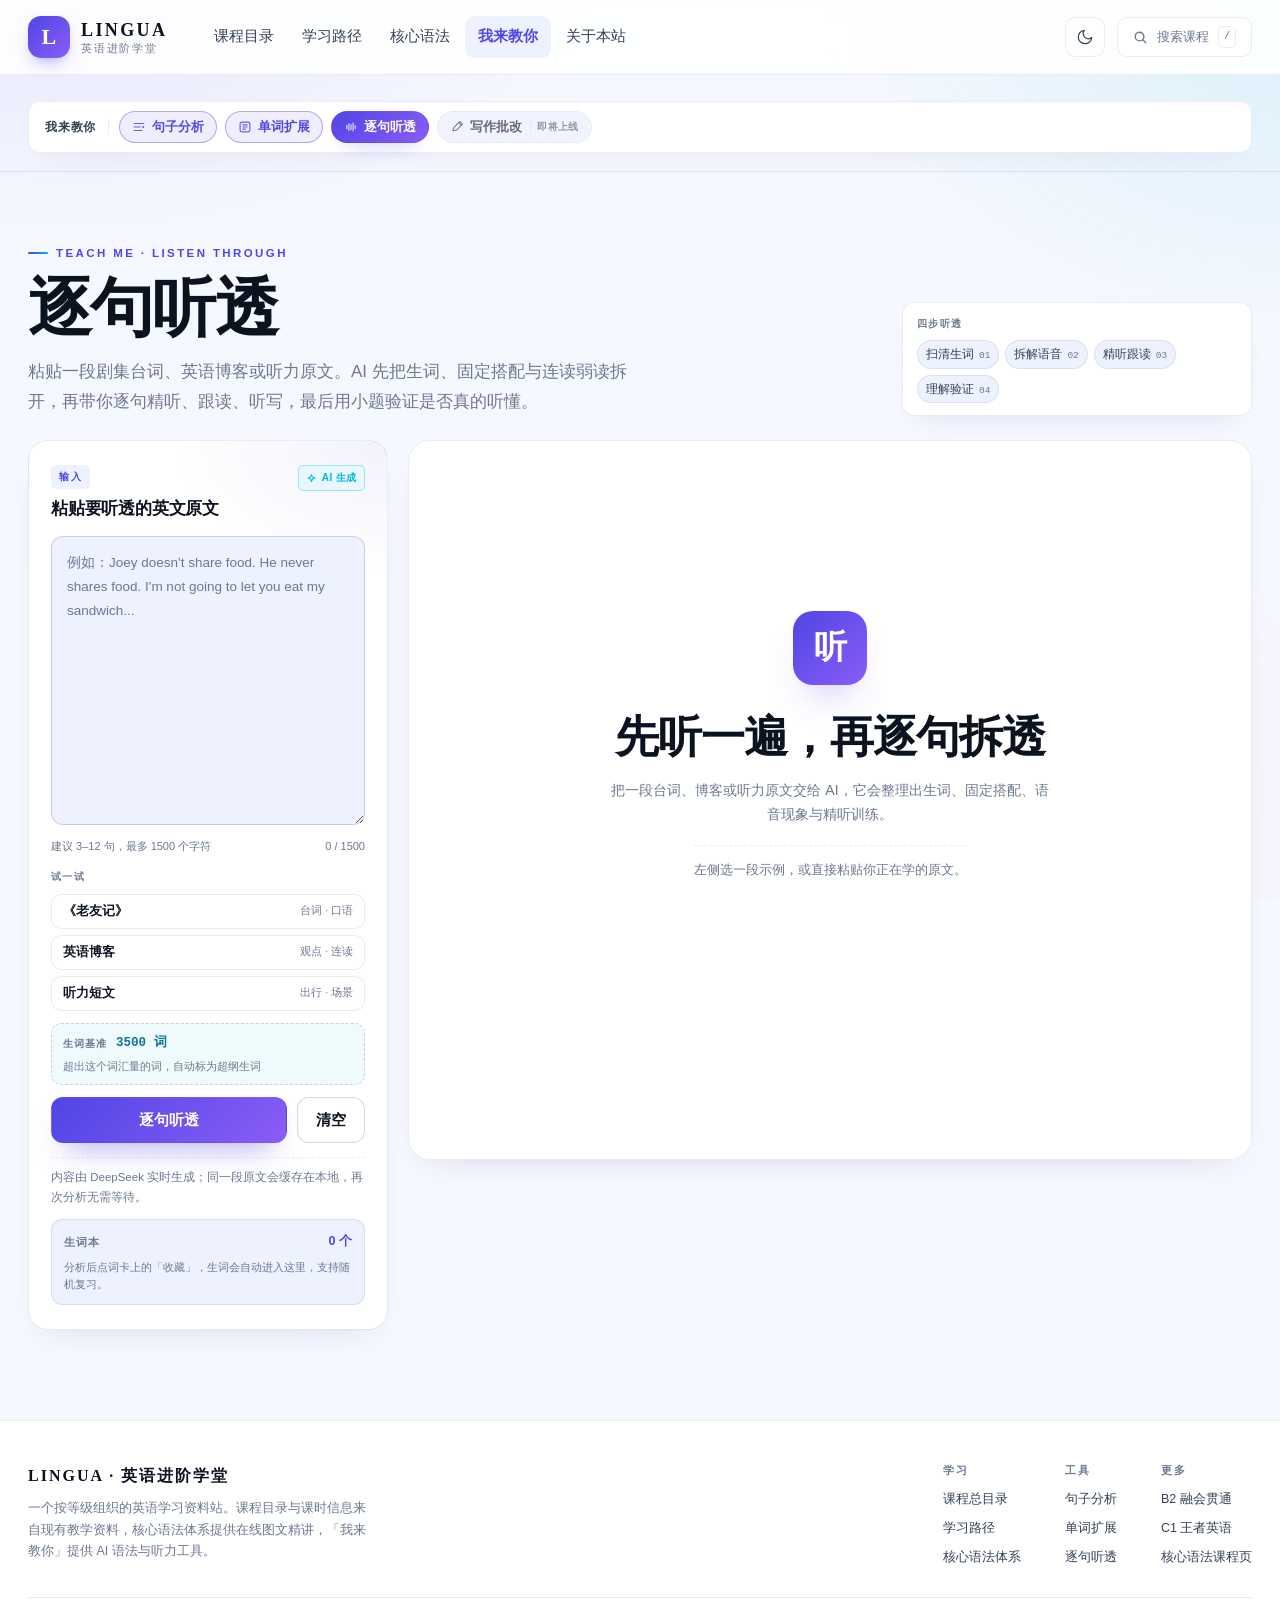
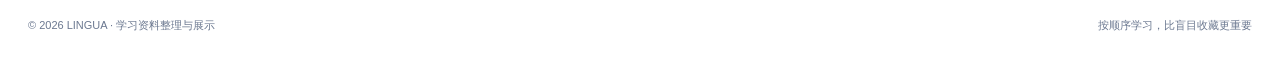
<file: teach-listen.html>
<!DOCTYPE html>
<html lang="zh-CN">
<head>
  <meta charset="UTF-8">
  <meta name="viewport" content="width=device-width, initial-scale=1">
  <script>
    (function () {
      try {
        var saved = localStorage.getItem("lingua.theme");
        var dark = saved ? saved === "dark" : window.matchMedia("(prefers-color-scheme: dark)").matches;
        document.documentElement.setAttribute("data-theme", dark ? "dark" : "light");
      } catch (e) { /* 忽略隐私模式限制 */ }
    })();
  </script>
  <title>我来教你 · 逐句听透 | LINGUA 英语进阶学堂</title>
  <meta name="description" content="我来教你：逐句听透。粘贴一段台词、博客或听力原文，AI 标出生词、固定搭配、连读弱读与语调，逐句精听、跟读、听写并验证理解。">
  <link rel="icon" href="data:image/svg+xml,%3Csvg xmlns='http://www.w3.org/2000/svg' viewBox='0 0 40 40'%3E%3Crect width='40' height='40' rx='12' fill='%231e5a4a'/%3E%3Ctext x='20' y='27' font-family='Georgia' font-size='20' fill='%23f3e7cd' text-anchor='middle'%3EL%3C/text%3E%3C/svg%3E">
  <link rel="stylesheet" href="assets/css/site.css">
  <link rel="stylesheet" href="assets/css/teach.css">
</head>
<body data-page="teach" data-teach="listen">

  <header class="site-header">
    <div class="header-inner">
      <a class="logo" href="index.html" aria-label="LINGUA 首页">
        <span class="logo-mark">L</span>
        <span class="logo-text"><b>LINGUA</b><span>英语进阶学堂</span></span>
      </a>
      <nav class="main-nav" aria-label="主导航">
        <a href="index.html#catalog">课程目录</a>
        <a href="index.html#roadmap">学习路径</a>
        <a href="lesson-01.html">核心语法</a>
        <a href="teach.html" class="is-active">我来教你</a>
        <a href="index.html#about">关于本站</a>
      </nav>
      <div class="header-actions">
        <button class="theme-toggle" type="button" data-theme-toggle aria-label="切换到深色模式" aria-pressed="false" title="切换到深色模式">
          <svg class="icon-moon" viewBox="0 0 24 24" fill="none" stroke="currentColor" stroke-width="1.6" aria-hidden="true"><path d="M21 12.8A9 9 0 1 1 11.2 3a7 7 0 0 0 9.8 9.8Z" stroke-linecap="round" stroke-linejoin="round"/></svg>
          <svg class="icon-sun" viewBox="0 0 24 24" fill="none" stroke="currentColor" stroke-width="1.6" aria-hidden="true"><circle cx="12" cy="12" r="4.2"/><path d="M12 2.4v2.2M12 19.4v2.2M2.4 12h2.2M19.4 12h2.2M5.2 5.2l1.6 1.6M17.2 17.2l1.6 1.6M18.8 5.2l-1.6 1.6M6.8 17.2l-1.6 1.6" stroke-linecap="round"/></svg>
        </button>
        <a class="search-jump" href="index.html#catalog">
          <svg viewBox="0 0 16 16" fill="none" stroke="currentColor" stroke-width="1.5" aria-hidden="true"><circle cx="7" cy="7" r="4.6"/><path d="m10.6 10.6 3 3" stroke-linecap="round"/></svg>
          <span>搜索课程</span><kbd>/</kbd>
        </a>
        <button class="nav-toggle" aria-label="打开菜单" aria-expanded="false">
          <svg viewBox="0 0 20 20" width="18" height="18" fill="none" stroke="currentColor" stroke-width="1.6"><path d="M3 6h14M3 10h14M3 14h14" stroke-linecap="round"/></svg>
        </button>
      </div>
    </div>
  </header>

  <main>
    <!-- 功能模块容器 -->
    <section class="modules" id="modules" aria-label="我来教你功能模块">
      <div class="container">
        <div class="module-bar" id="moduleGrid"></div>
      </div>
    </section>

    <!-- 逐句听透工作区 -->
    <section class="listener" id="listen" aria-labelledby="listenTitle">
      <div class="container">
        <header class="analyzer-head ln-head">
          <div class="analyzer-copy">
            <span class="eyebrow">TEACH ME · Listen Through</span>
            <h1 id="listenTitle">逐句听透</h1>
            <p>粘贴一段剧集台词、英语博客或听力原文。AI 先把生词、固定搭配与连读弱读拆开，再带你逐句精听、跟读、听写，最后用小题验证是否真的听懂。</p>
          </div>
          <div class="pattern-ref ln-path">
            <span class="pattern-ref-label">四步听透</span>
            <div class="pattern-ref-list">
              <span>扫清生词 <em>01</em></span>
              <span>拆解语音 <em>02</em></span>
              <span>精听跟读 <em>03</em></span>
              <span>理解验证 <em>04</em></span>
            </div>
          </div>
        </header>

        <div class="ln-grid">
          <aside class="input-card ln-input-card">
            <div class="input-head">
              <div class="input-head-copy">
                <span class="input-tag">输入</span>
                <h3>粘贴要听透的英文原文</h3>
              </div>
              <span class="ai-chip">
                <svg viewBox="0 0 16 16" fill="none" stroke="currentColor" stroke-width="1.5" aria-hidden="true"><path d="M8 2.5 9.4 6l3.6 1.4-3.6 1.4L8 12.3l-1.4-3.5L3 7.4 6.6 6 8 2.5Z" stroke-linejoin="round"/></svg>
                AI 生成
              </span>
            </div>

            <textarea id="listenInput" class="ln-input" rows="9" maxlength="1500"
              placeholder="例如：Joey doesn't share food. He never shares food. I'm not going to let you eat my sandwich..."
              aria-label="待学习的英文原文"></textarea>
            <div class="input-meta">
              <span>建议 3–12 句，最多 1500 个字符</span>
              <span id="listenCount">0 / 1500</span>
            </div>

            <div class="ln-source">
              <span class="samples-label">试一试</span>
              <div class="ln-source-chips">
                <button class="ln-source-chip" type="button" data-sample="Joey doesn't share food. He never shares food. I'm not going to let you eat my sandwich, and that's the last thing I want to hear right now.">
                  <b>《老友记》</b><span>台词 · 口语</span>
                </button>
                <button class="ln-source-chip" type="button" data-sample="Learning a language is not about memorizing words. It's about getting comfortable with being confused. The more you expose yourself to real conversations, the faster your ears adapt to the way people actually speak.">
                  <b>英语博客</b><span>观点 · 连读</span>
                </button>
                <button class="ln-source-chip" type="button" data-sample="Could you tell me where the nearest subway station is? I'm supposed to meet my boss at three o'clock, and I'm running late again. If I don't leave right now, I'll miss the last train.">
                  <b>听力短文</b><span>出行 · 场景</span>
                </button>
              </div>
            </div>

            <div class="ln-baseline">
              <span class="ln-baseline-label">生词基准</span>
              <span class="ln-baseline-value">3500 词</span>
              <span class="ln-baseline-note">超出这个词汇量的词，自动标为超纲生词</span>
            </div>

            <div class="input-actions">
              <button class="btn btn-primary" id="listenBtn" type="button">逐句听透</button>
              <button class="btn btn-ghost" id="listenClearBtn" type="button">清空</button>
            </div>

            <p class="input-tip">内容由 DeepSeek 实时生成；同一段原文会缓存在本地，再次分析无需等待。</p>

            <div class="ln-book-mini" id="listenBookMini" aria-live="polite"></div>
          </aside>

          <div class="output-card ln-output" id="listenOutput" aria-live="polite">
            <div class="state-empty">
              <div class="empty-art">听</div>
              <h2 class="empty-title">先听一遍，再逐句拆透</h2>
              <p>把一段台词、博客或听力原文交给 AI，它会整理出生词、固定搭配、语音现象与精听训练。</p>
              <p class="empty-note">左侧选一段示例，或直接粘贴你正在学的原文。</p>
            </div>
          </div>
        </div>
      </div>
    </section>
  </main>

  <footer class="site-footer" id="about">
    <div class="container">
      <div class="footer-grid">
        <div class="footer-brand">
          <b>LINGUA · 英语进阶学堂</b>
          <p>一个按等级组织的英语学习资料站。课程目录与课时信息来自现有教学资料，核心语法体系提供在线图文精讲，「我来教你」提供 AI 语法与听力工具。</p>
        </div>
        <div class="footer-links">
          <div class="footer-col">
            <b>学习</b>
            <a href="index.html#catalog">课程总目录</a>
            <a href="index.html#roadmap">学习路径</a>
            <a href="lesson-01.html">核心语法体系</a>
          </div>
          <div class="footer-col">
            <b>工具</b>
            <a href="teach.html">句子分析</a>
            <a href="teach-vocab.html">单词扩展</a>
            <a href="teach-listen.html">逐句听透</a>
          </div>
          <div class="footer-col">
            <b>更多</b>
            <a href="index.html?level=B2#catalog">B2 融会贯通</a>
            <a href="index.html?level=C1#catalog">C1 王者英语</a>
            <a href="course.html?id=21">核心语法课程页</a>
          </div>
        </div>
      </div>
      <div class="footer-bottom">
        <span>© 2026 LINGUA · 学习资料整理与展示</span>
        <span>按顺序学习，比盲目收藏更重要</span>
      </div>
    </div>
  </footer>

  <script src="assets/js/site.js"></script>
  <script src="assets/js/teach.js"></script>
  <script src="assets/js/listen.js"></script>
</body>
</html>
</file>
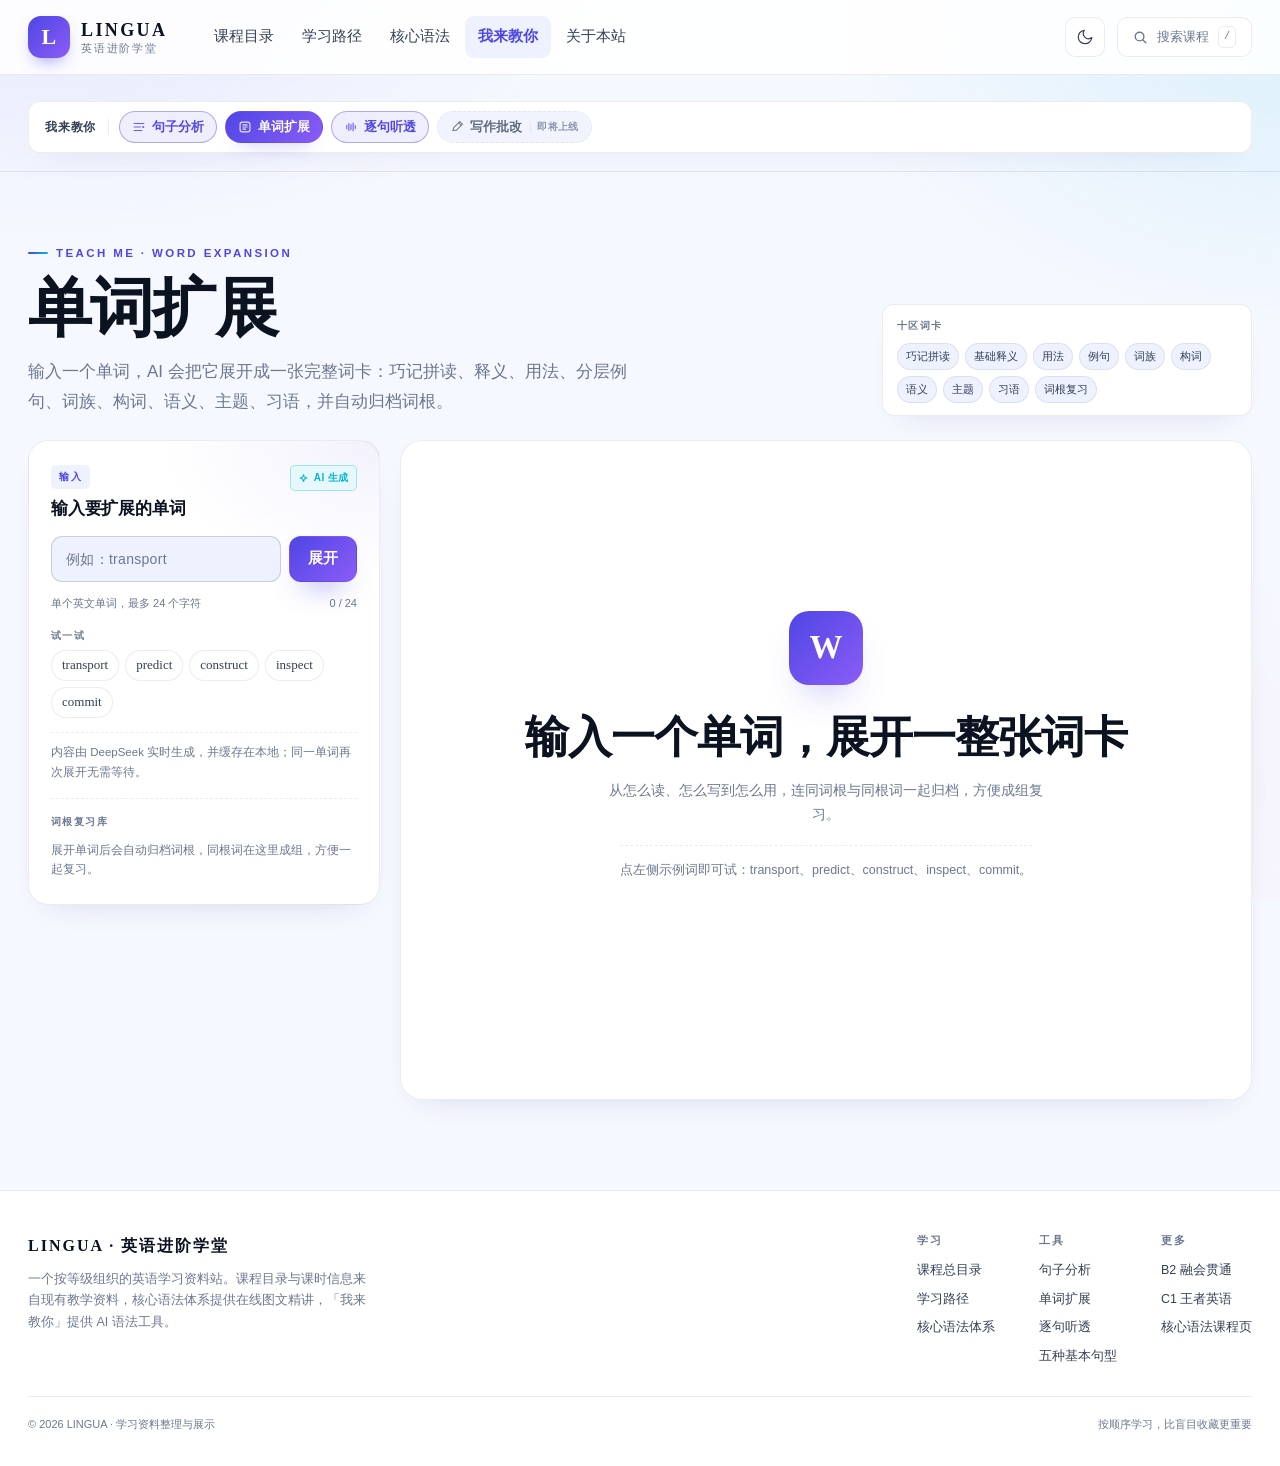
<file: teach-vocab.html>
<!DOCTYPE html>
<html lang="zh-CN">
<head>
  <meta charset="UTF-8">
  <meta name="viewport" content="width=device-width, initial-scale=1">
  <script>
    (function () {
      try {
        var saved = localStorage.getItem("lingua.theme");
        var dark = saved ? saved === "dark" : window.matchMedia("(prefers-color-scheme: dark)").matches;
        document.documentElement.setAttribute("data-theme", dark ? "dark" : "light");
      } catch (e) { /* 忽略隐私模式限制 */ }
    })();
  </script>
  <title>我来教你 · 单词扩展 | LINGUA 英语进阶学堂</title>
  <meta name="description" content="我来教你：AI 单词扩展。输入一个单词，展开成巧记拼读、释义、用法、分层例句、词族、构词、语义、主题、习语与词根复习的完整词卡。">
  <link rel="icon" href="data:image/svg+xml,%3Csvg xmlns='http://www.w3.org/2000/svg' viewBox='0 0 40 40'%3E%3Crect width='40' height='40' rx='12' fill='%231e5a4a'/%3E%3Ctext x='20' y='27' font-family='Georgia' font-size='20' fill='%23f3e7cd' text-anchor='middle'%3EL%3C/text%3E%3C/svg%3E">
  <link rel="stylesheet" href="assets/css/site.css">
  <link rel="stylesheet" href="assets/css/teach.css">
</head>
<body data-page="teach" data-teach="vocab">

  <header class="site-header">
    <div class="header-inner">
      <a class="logo" href="index.html" aria-label="LINGUA 首页">
        <span class="logo-mark">L</span>
        <span class="logo-text"><b>LINGUA</b><span>英语进阶学堂</span></span>
      </a>
      <nav class="main-nav" aria-label="主导航">
        <a href="index.html#catalog">课程目录</a>
        <a href="index.html#roadmap">学习路径</a>
        <a href="lesson-01.html">核心语法</a>
        <a href="teach.html" class="is-active">我来教你</a>
        <a href="index.html#about">关于本站</a>
      </nav>
      <div class="header-actions">
        <button class="theme-toggle" type="button" data-theme-toggle aria-label="切换到深色模式" aria-pressed="false" title="切换到深色模式">
          <svg class="icon-moon" viewBox="0 0 24 24" fill="none" stroke="currentColor" stroke-width="1.6" aria-hidden="true"><path d="M21 12.8A9 9 0 1 1 11.2 3a7 7 0 0 0 9.8 9.8Z" stroke-linecap="round" stroke-linejoin="round"/></svg>
          <svg class="icon-sun" viewBox="0 0 24 24" fill="none" stroke="currentColor" stroke-width="1.6" aria-hidden="true"><circle cx="12" cy="12" r="4.2"/><path d="M12 2.4v2.2M12 19.4v2.2M2.4 12h2.2M19.4 12h2.2M5.2 5.2l1.6 1.6M17.2 17.2l1.6 1.6M18.8 5.2l-1.6 1.6M6.8 17.2l-1.6 1.6" stroke-linecap="round"/></svg>
        </button>
        <a class="search-jump" href="index.html#catalog">
          <svg viewBox="0 0 16 16" fill="none" stroke="currentColor" stroke-width="1.5" aria-hidden="true"><circle cx="7" cy="7" r="4.6"/><path d="m10.6 10.6 3 3" stroke-linecap="round"/></svg>
          <span>搜索课程</span><kbd>/</kbd>
        </a>
        <button class="nav-toggle" aria-label="打开菜单" aria-expanded="false">
          <svg viewBox="0 0 20 20" width="18" height="18" fill="none" stroke="currentColor" stroke-width="1.6"><path d="M3 6h14M3 10h14M3 14h14" stroke-linecap="round"/></svg>
        </button>
      </div>
    </div>
  </header>

  <main>
    <!-- 功能模块容器：句子分析与单词扩展各自独立成页，这里负责页面间切换 -->
    <section class="modules" id="modules" aria-label="我来教你功能模块">
      <div class="container">
        <div class="module-bar" id="moduleGrid"></div>
      </div>
    </section>

    <!-- 单词扩展工作区 -->
    <section class="wordlab" id="word" aria-labelledby="wordTitle">
      <div class="container">
        <header class="analyzer-head word-head">
          <div class="analyzer-copy">
            <span class="eyebrow">TEACH ME · Word Expansion</span>
            <h1 id="wordTitle">单词扩展</h1>
            <p>输入一个单词，AI 会把它展开成一张完整词卡：巧记拼读、释义、用法、分层例句、词族、构词、语义、主题、习语，并自动归档词根。</p>
          </div>
          <div class="pattern-ref word-ref">
            <span class="pattern-ref-label">十区词卡</span>
            <div class="pattern-ref-list word-ref-list">
              <span>巧记拼读</span>
              <span>基础释义</span>
              <span>用法</span>
              <span>例句</span>
              <span>词族</span>
              <span>构词</span>
              <span>语义</span>
              <span>主题</span>
              <span>习语</span>
              <span>词根复习</span>
            </div>
          </div>
        </header>

        <div class="word-grid">
          <aside class="input-card word-input-card">
            <div class="input-head">
              <div class="input-head-copy">
                <span class="input-tag">输入</span>
                <h3>输入要扩展的单词</h3>
              </div>
              <span class="ai-chip">
                <svg viewBox="0 0 16 16" fill="none" stroke="currentColor" stroke-width="1.5" aria-hidden="true"><path d="M8 2.5 9.4 6l3.6 1.4-3.6 1.4L8 12.3l-1.4-3.5L3 7.4 6.6 6 8 2.5Z" stroke-linejoin="round"/></svg>
                AI 生成
              </span>
            </div>
            <div class="word-field">
              <input id="wordInput" class="word-input" type="text" maxlength="24" placeholder="例如：transport" autocomplete="off" spellcheck="false" aria-label="待扩展的英文单词">
              <button class="btn btn-primary" id="expandBtn" type="button">展开</button>
            </div>
            <div class="input-meta">
              <span>单个英文单词，最多 24 个字符</span>
              <span id="wordCount">0 / 24</span>
            </div>
            <div class="input-samples">
              <span class="samples-label">试一试</span>
              <div class="word-chips">
                <button class="word-chip" type="button" data-word="transport">transport</button>
                <button class="word-chip" type="button" data-word="predict">predict</button>
                <button class="word-chip" type="button" data-word="construct">construct</button>
                <button class="word-chip" type="button" data-word="inspect">inspect</button>
                <button class="word-chip" type="button" data-word="commit">commit</button>
              </div>
            </div>
            <p class="input-tip">内容由 DeepSeek 实时生成，并缓存在本地；同一单词再次展开无需等待。</p>
            <div class="rootbook" id="rootbook" aria-live="polite"></div>
          </aside>

          <div class="output-card word-output" id="wordOutput" aria-live="polite">
            <div class="state-empty">
              <div class="empty-art">W</div>
              <h2 class="empty-title">输入一个单词，展开一整张词卡</h2>
              <p>从怎么读、怎么写到怎么用，连同词根与同根词一起归档，方便成组复习。</p>
              <p class="empty-note">点左侧示例词即可试：transport、predict、construct、inspect、commit。</p>
            </div>
          </div>
        </div>
      </div>
    </section>
  </main>

  <footer class="site-footer" id="about">
    <div class="container">
      <div class="footer-grid">
        <div class="footer-brand">
          <b>LINGUA · 英语进阶学堂</b>
          <p>一个按等级组织的英语学习资料站。课程目录与课时信息来自现有教学资料，核心语法体系提供在线图文精讲，「我来教你」提供 AI 语法工具。</p>
        </div>
        <div class="footer-links">
          <div class="footer-col">
            <b>学习</b>
            <a href="index.html#catalog">课程总目录</a>
            <a href="index.html#roadmap">学习路径</a>
            <a href="lesson-01.html">核心语法体系</a>
          </div>
          <div class="footer-col">
            <b>工具</b>
            <a href="teach.html">句子分析</a>
            <a href="teach-vocab.html">单词扩展</a>
            <a href="teach-listen.html">逐句听透</a>
            <a href="lesson-05.html">五种基本句型</a>
          </div>
          <div class="footer-col">
            <b>更多</b>
            <a href="index.html?level=B2#catalog">B2 融会贯通</a>
            <a href="index.html?level=C1#catalog">C1 王者英语</a>
            <a href="course.html?id=21">核心语法课程页</a>
          </div>
        </div>
      </div>
      <div class="footer-bottom">
        <span>© 2026 LINGUA · 学习资料整理与展示</span>
        <span>按顺序学习，比盲目收藏更重要</span>
      </div>
    </div>
  </footer>

  <script src="assets/js/site.js"></script>
  <script src="assets/js/teach.js"></script>
</body>
</html>
</file>
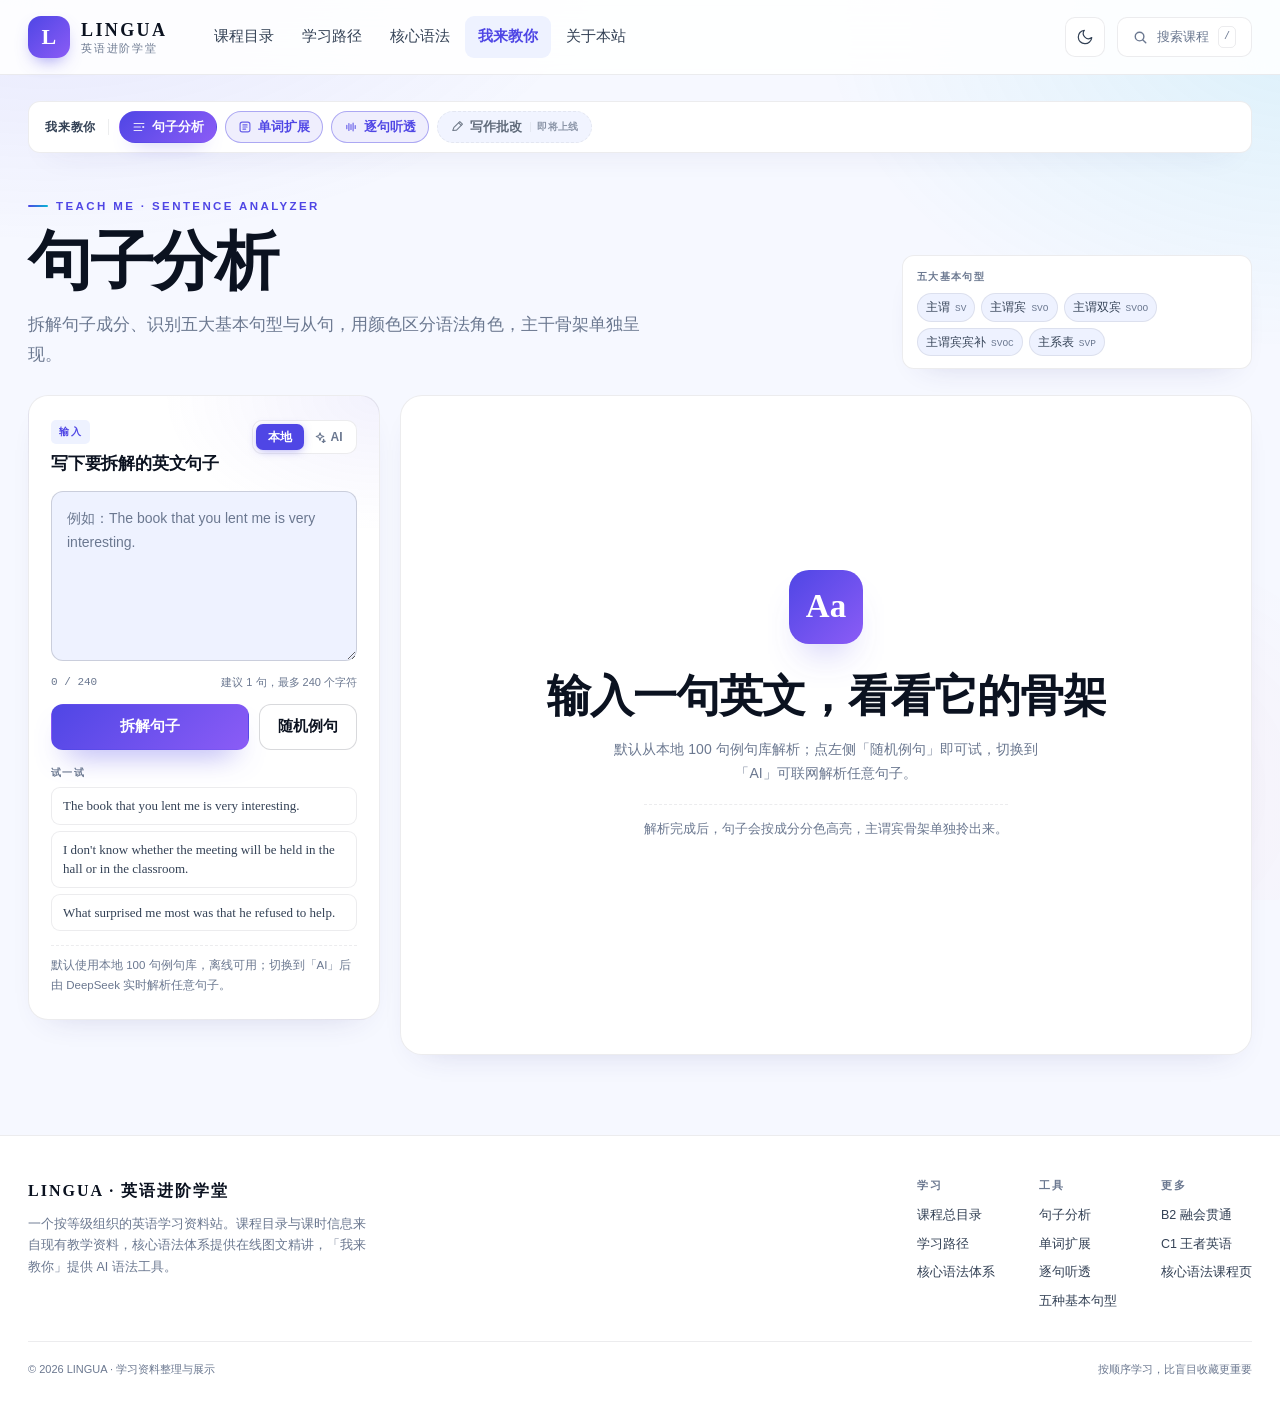
<file: teach.html>
<!DOCTYPE html>
<html lang="zh-CN">
<head>
  <meta charset="UTF-8">
  <meta name="viewport" content="width=device-width, initial-scale=1">
  <script>
    (function () {
      try {
        var saved = localStorage.getItem("lingua.theme");
        var dark = saved ? saved === "dark" : window.matchMedia("(prefers-color-scheme: dark)").matches;
        document.documentElement.setAttribute("data-theme", dark ? "dark" : "light");
      } catch (e) { /* 忽略隐私模式限制 */ }
    })();
  </script>
  <title>我来教你 · 句子分析 | LINGUA 英语进阶学堂</title>
  <meta name="description" content="我来教你：AI 句子分析。拆解五大基本句型与从句，按成分分色高亮，单独拎出主谓宾骨架，并给出句型判断与对比。">
  <link rel="icon" href="data:image/svg+xml,%3Csvg xmlns='http://www.w3.org/2000/svg' viewBox='0 0 40 40'%3E%3Crect width='40' height='40' rx='12' fill='%231e5a4a'/%3E%3Ctext x='20' y='27' font-family='Georgia' font-size='20' fill='%23f3e7cd' text-anchor='middle'%3EL%3C/text%3E%3C/svg%3E">
  <link rel="stylesheet" href="assets/css/site.css">
  <link rel="stylesheet" href="assets/css/teach.css">
</head>
<body data-page="teach" data-teach="sentence">

  <header class="site-header">
    <div class="header-inner">
      <a class="logo" href="index.html" aria-label="LINGUA 首页">
        <span class="logo-mark">L</span>
        <span class="logo-text"><b>LINGUA</b><span>英语进阶学堂</span></span>
      </a>
      <nav class="main-nav" aria-label="主导航">
        <a href="index.html#catalog">课程目录</a>
        <a href="index.html#roadmap">学习路径</a>
        <a href="lesson-01.html">核心语法</a>
        <a href="teach.html" class="is-active">我来教你</a>
        <a href="index.html#about">关于本站</a>
      </nav>
      <div class="header-actions">
        <button class="theme-toggle" type="button" data-theme-toggle aria-label="切换到深色模式" aria-pressed="false" title="切换到深色模式">
          <svg class="icon-moon" viewBox="0 0 24 24" fill="none" stroke="currentColor" stroke-width="1.6" aria-hidden="true"><path d="M21 12.8A9 9 0 1 1 11.2 3a7 7 0 0 0 9.8 9.8Z" stroke-linecap="round" stroke-linejoin="round"/></svg>
          <svg class="icon-sun" viewBox="0 0 24 24" fill="none" stroke="currentColor" stroke-width="1.6" aria-hidden="true"><circle cx="12" cy="12" r="4.2"/><path d="M12 2.4v2.2M12 19.4v2.2M2.4 12h2.2M19.4 12h2.2M5.2 5.2l1.6 1.6M17.2 17.2l1.6 1.6M18.8 5.2l-1.6 1.6M6.8 17.2l-1.6 1.6" stroke-linecap="round"/></svg>
        </button>
        <a class="search-jump" href="index.html#catalog">
          <svg viewBox="0 0 16 16" fill="none" stroke="currentColor" stroke-width="1.5" aria-hidden="true"><circle cx="7" cy="7" r="4.6"/><path d="m10.6 10.6 3 3" stroke-linecap="round"/></svg>
          <span>搜索课程</span><kbd>/</kbd>
        </a>
        <button class="nav-toggle" aria-label="打开菜单" aria-expanded="false">
          <svg viewBox="0 0 20 20" width="18" height="18" fill="none" stroke="currentColor" stroke-width="1.6"><path d="M3 6h14M3 10h14M3 14h14" stroke-linecap="round"/></svg>
        </button>
      </div>
    </div>
  </header>

  <main>
    <!-- 功能模块容器：紧凑选择条，可扩展；新增卡片只需在注册表中追加 -->
    <section class="modules" id="modules" aria-label="我来教你功能模块">
      <div class="container">
        <div class="module-bar" id="moduleGrid"></div>
      </div>
    </section>

    <!-- 句子分析工作区 -->
    <section class="analyzer" id="analyze" aria-labelledby="analyzerTitle">
      <div class="container">
        <header class="analyzer-head">
          <div class="analyzer-copy">
            <span class="eyebrow">TEACH ME · Sentence Analyzer</span>
            <h1 id="analyzerTitle">句子分析</h1>
            <p>拆解句子成分、识别五大基本句型与从句，用颜色区分语法角色，主干骨架单独呈现。</p>
          </div>
          <div class="pattern-ref">
            <span class="pattern-ref-label">五大基本句型</span>
            <div class="pattern-ref-list">
              <span>主谓 <em>SV</em></span>
              <span>主谓宾 <em>SVO</em></span>
              <span>主谓双宾 <em>SVOO</em></span>
              <span>主谓宾宾补 <em>SVOC</em></span>
              <span>主系表 <em>SVP</em></span>
            </div>
          </div>
        </header>

        <div class="analyzer-grid">
          <aside class="input-card">
            <div class="input-head">
              <div class="input-head-copy">
                <span class="input-tag">输入</span>
                <h3>写下要拆解的英文句子</h3>
              </div>
              <div class="mode-switch" role="radiogroup" aria-label="解析模式">
                <input class="mode-input" type="radio" name="analysisMode" id="modeLocal" checked>
                <label class="mode-opt" for="modeLocal" title="使用本地 100 句例句库，离线可用">本地</label>
                <input class="mode-input" type="radio" name="analysisMode" id="aiToggle">
                <label class="mode-opt" for="aiToggle" title="调用 DeepSeek 联网解析任意句子">
                  <svg viewBox="0 0 16 16" fill="none" stroke="currentColor" stroke-width="1.5" aria-hidden="true"><path d="M8 2.5 9.4 6l3.6 1.4-3.6 1.4L8 12.3l-1.4-3.5L3 7.4 6.6 6 8 2.5Z" stroke-linejoin="round"/><path d="M12.6 11.2 13.2 13l1.8.6-1.8.6-.6 1.8-.6-1.8L10.8 14l1.8-.6.6-1.8Z" stroke-linejoin="round"/></svg>
                  AI
                </label>
                <span class="mode-thumb" aria-hidden="true"></span>
              </div>
            </div>
            <textarea id="sentenceInput" class="sentence-input" maxlength="240" rows="5"
              placeholder="例如：The book that you lent me is very interesting."
              aria-label="待分析的英文句子"></textarea>
            <div class="input-meta">
              <span id="charCount">0 / 240</span>
              <span>建议 1 句，最多 240 个字符</span>
            </div>
            <div class="input-actions">
              <button class="btn btn-primary" id="analyzeBtn" type="button">拆解句子</button>
              <button class="btn btn-ghost" id="randomBtn" type="button">随机例句</button>
            </div>
            <div class="input-samples">
              <span class="samples-label">试一试</span>
              <button class="sentence-chip" type="button" data-sentence="The book that you lent me is very interesting.">The book that you lent me is very interesting.</button>
              <button class="sentence-chip" type="button" data-sentence="I don't know whether the meeting will be held in the hall or in the classroom.">I don't know whether the meeting will be held in the hall or in the classroom.</button>
              <button class="sentence-chip" type="button" data-sentence="What surprised me most was that he refused to help.">What surprised me most was that he refused to help.</button>
            </div>
            <p class="input-tip">默认使用本地 100 句例句库，离线可用；切换到「AI」后由 DeepSeek 实时解析任意句子。</p>
          </aside>

          <div class="output-card" id="analyzerOutput" aria-live="polite">
            <div class="state-empty">
              <div class="empty-art">Aa</div>
              <h2 class="empty-title">输入一句英文，看看它的骨架</h2>
              <p>直接粘贴你想拆的长难句，或点左侧「随机例句」。</p>
              <p class="empty-note">解析完成后，句子会按成分分色高亮，主谓宾骨架单独拎出来。</p>
            </div>
          </div>
        </div>
      </div>
    </section>
  </main>

  <footer class="site-footer" id="about">
    <div class="container">
      <div class="footer-grid">
        <div class="footer-brand">
          <b>LINGUA · 英语进阶学堂</b>
          <p>一个按等级组织的英语学习资料站。课程目录与课时信息来自现有教学资料，核心语法体系提供在线图文精讲，「我来教你」提供 AI 语法工具。</p>
        </div>
        <div class="footer-links">
          <div class="footer-col">
            <b>学习</b>
            <a href="index.html#catalog">课程总目录</a>
            <a href="index.html#roadmap">学习路径</a>
            <a href="lesson-01.html">核心语法体系</a>
          </div>
          <div class="footer-col">
            <b>工具</b>
            <a href="teach.html">句子分析</a>
            <a href="teach-vocab.html">单词扩展</a>
            <a href="teach-listen.html">逐句听透</a>
            <a href="lesson-05.html">五种基本句型</a>
          </div>
          <div class="footer-col">
            <b>更多</b>
            <a href="index.html?level=B2#catalog">B2 融会贯通</a>
            <a href="index.html?level=C1#catalog">C1 王者英语</a>
            <a href="course.html?id=21">核心语法课程页</a>
          </div>
        </div>
      </div>
      <div class="footer-bottom">
        <span>© 2026 LINGUA · 学习资料整理与展示</span>
        <span>按顺序学习，比盲目收藏更重要</span>
      </div>
    </div>
  </footer>

  <script src="assets/js/site.js"></script>
  <script src="assets/js/teach.js"></script>
</body>
</html>
</file>
<file: assets/css/site.css>
/* ==========================================================================
   LINGUA · 英语进阶学堂
   视觉系统：冷白底 / 靛蓝主色 / 青与玫红点缀 / 大字号 / 紧凑排版
   ========================================================================== */

:root {
  --bg: #f6f8ff;
  --surface: #ffffff;
  --surface-2: #eef2ff;
  --field: #f8faff;
  --track: #e2e8f0;
  --pending: #cbd5e1;
  --header-bg: rgba(255, 255, 255, 0.88);
  --ink: #0b1220;
  --ink-2: #334155;
  --muted: #6b7890;
  --line: rgba(15, 23, 42, 0.08);
  --line-strong: rgba(15, 23, 42, 0.16);

  --primary: #4f46e5;
  --primary-deep: #312e81;
  --primary-soft: #eef2ff;
  --cyan: #06b6d4;
  --rose: #f43f5e;
  --violet: #8b5cf6;
  --emerald: #10b981;
  --amber: #f59e0b;

  --radius: 18px;
  --radius-sm: 12px;
  --shadow: 0 24px 50px -28px rgba(49, 46, 129, 0.28);
  --shadow-soft: 0 14px 32px -22px rgba(49, 46, 129, 0.24);

  --serif: "Iowan Old Style", "Palatino Linotype", Palatino, "Songti SC", "Noto Serif SC", Georgia, serif;
  --sans: -apple-system, BlinkMacSystemFont, "Segoe UI", "PingFang SC", "Hiragino Sans GB", "Microsoft YaHei", sans-serif;
  --mono: "SFMono-Regular", Consolas, "Liberation Mono", Menlo, monospace;
  --ipa: "LINGUA IPA", "Charis SIL", "Doulos SIL", "Gentium Plus", "DejaVu Sans", "Lucida Sans Unicode", "Arial Unicode MS", "Noto Sans", sans-serif;
  --header-h: 74px;
}

/* 音标专用子集字体（仅含 IPA 与常用拉丁字符），避免系统缺字显示方框 */
@font-face {
  font-family: "LINGUA IPA";
  src: url("../fonts/lingua-ipa-400.woff2") format("woff2");
  font-weight: 400;
  font-style: normal;
  font-display: swap;
}

* { box-sizing: border-box; }
html { scroll-behavior: smooth; }

body {
  margin: 0;
  background: var(--bg);
  color: var(--ink);
  font-family: var(--sans);
  font-size: 17px;
  line-height: 1.75;
  -webkit-font-smoothing: antialiased;
  text-rendering: optimizeLegibility;
}

body::before {
  content: "";
  position: fixed;
  inset: 0;
  pointer-events: none;
  z-index: -1;
  background:
    radial-gradient(900px 480px at 4% -6%, rgba(79, 70, 229, 0.10), transparent 62%),
    radial-gradient(760px 520px at 102% 2%, rgba(6, 182, 212, 0.11), transparent 64%),
    radial-gradient(640px 420px at 78% 88%, rgba(244, 63, 94, 0.06), transparent 66%);
}

a { color: inherit; text-decoration: none; }
img { max-width: 100%; display: block; }
button { font-family: inherit; }
::selection { background: rgba(79, 70, 229, 0.18); color: var(--primary-deep); }

.container {
  width: 100%;
  max-width: 1280px;
  margin: 0 auto;
  padding: 0 28px;
}

.serif { font-family: var(--serif); }

/* ---------- 顶部导航 ---------- */
.site-header {
  position: sticky;
  top: 0;
  z-index: 60;
  background: var(--header-bg);
  backdrop-filter: blur(18px);
  -webkit-backdrop-filter: blur(18px);
  border-bottom: 1px solid var(--line);
}

.header-inner {
  max-width: 1280px;
  margin: 0 auto;
  height: var(--header-h);
  padding: 0 28px;
  display: flex;
  align-items: center;
  gap: 28px;
}

.logo { display: flex; align-items: center; gap: 11px; flex-shrink: 0; }

.logo-mark {
  width: 42px;
  height: 42px;
  border-radius: 13px;
  background: linear-gradient(135deg, var(--primary), var(--violet));
  color: #fff;
  display: grid;
  place-items: center;
  font-family: var(--serif);
  font-size: 22px;
  font-weight: 600;
  letter-spacing: 0.5px;
  box-shadow: 0 8px 18px -8px rgba(79, 70, 229, 0.7);
}

.logo-text { display: flex; flex-direction: column; line-height: 1.15; }
.logo-text b {
  font-family: var(--serif);
  font-size: 18px;
  letter-spacing: 2.4px;
  font-weight: 600;
}
.logo-text span { font-size: 10.5px; letter-spacing: 1.8px; color: var(--muted); margin-top: 2px; }

.main-nav { display: flex; align-items: center; gap: 2px; margin-left: 6px; }
.main-nav a {
  padding: 8px 13px;
  border-radius: 9px;
  font-size: 14.5px;
  color: var(--ink-2);
  transition: background 0.2s, color 0.2s;
}
.main-nav a:hover { background: var(--primary-soft); color: var(--primary-deep); }
.main-nav a.is-active { color: var(--primary); font-weight: 600; background: var(--primary-soft); }

.header-actions { margin-left: auto; display: flex; align-items: center; gap: 12px; }

.search-jump {
  display: flex;
  align-items: center;
  gap: 9px;
  height: 40px;
  padding: 0 15px;
  border: 1px solid var(--line);
  border-radius: 10px;
  background: var(--surface);
  color: var(--muted);
  font-size: 13px;
  cursor: pointer;
  transition: border-color 0.2s, color 0.2s, box-shadow 0.2s;
}
.search-jump:hover { border-color: rgba(79, 70, 229, 0.35); color: var(--primary); box-shadow: 0 0 0 3px rgba(79, 70, 229, 0.06); }
.search-jump svg { width: 15px; height: 15px; }
.search-jump kbd {
  font-family: var(--mono);
  font-size: 10px;
  border: 1px solid var(--line);
  border-radius: 5px;
  padding: 1px 5px;
  color: var(--muted);
}

.nav-toggle {
  display: none;
  width: 40px;
  height: 40px;
  border-radius: 10px;
  border: 1px solid var(--line);
  background: var(--surface);
  color: var(--ink);
  cursor: pointer;
}

/* 全局明暗切换按钮 */
.theme-toggle {
  display: grid;
  place-items: center;
  width: 40px;
  height: 40px;
  flex-shrink: 0;
  border-radius: 10px;
  border: 1px solid var(--line);
  background: var(--surface);
  color: var(--ink-2);
  cursor: pointer;
  transition: border-color 0.2s, color 0.2s, box-shadow 0.2s, background 0.2s;
}
.theme-toggle:hover { border-color: rgba(79, 70, 229, 0.35); color: var(--primary); box-shadow: 0 0 0 3px rgba(79, 70, 229, 0.06); }
.theme-toggle:focus-visible { outline: 2px solid var(--primary); outline-offset: 2px; }
.theme-toggle svg { width: 18px; height: 18px; }
.theme-toggle .icon-sun { display: none; }
html[data-theme="dark"] .theme-toggle .icon-moon { display: none; }
html[data-theme="dark"] .theme-toggle .icon-sun { display: block; }
html[data-theme="dark"] .theme-toggle:hover { border-color: rgba(139, 156, 255, 0.5); box-shadow: 0 0 0 3px rgba(139, 156, 255, 0.1); }

/* ---------- 通用标题 ---------- */
.eyebrow {
  display: inline-flex;
  align-items: center;
  gap: 8px;
  font-size: 11.5px;
  letter-spacing: 2.4px;
  text-transform: uppercase;
  color: var(--primary);
  font-weight: 700;
}
.eyebrow::before { content: ""; width: 20px; height: 2px; border-radius: 2px; background: linear-gradient(90deg, var(--primary), var(--cyan)); }

.section-head { display: flex; align-items: flex-end; justify-content: space-between; gap: 24px; margin-bottom: 26px; }
.section-head h2 {
  margin: 9px 0 0;
  font-size: clamp(30px, 3.6vw, 42px);
  font-weight: 800;
  letter-spacing: -0.9px;
  line-height: 1.2;
}
.section-head p { margin: 8px 0 0; color: var(--muted); font-size: 15.5px; max-width: 580px; line-height: 1.7; }

.btn {
  display: inline-flex;
  align-items: center;
  justify-content: center;
  gap: 9px;
  height: 50px;
  padding: 0 26px;
  border-radius: 12px;
  font-size: 15px;
  font-weight: 650;
  border: 1px solid transparent;
  cursor: pointer;
  transition: transform 0.18s, box-shadow 0.18s, border-color 0.18s, background 0.18s;
}
.btn:hover { transform: translateY(-1px); }
.btn-primary {
  background: linear-gradient(135deg, var(--primary), var(--violet));
  color: #fff;
  box-shadow: 0 16px 30px -16px rgba(79, 70, 229, 0.75);
}
.btn-primary:hover { box-shadow: 0 20px 36px -16px rgba(79, 70, 229, 0.85); }
.btn-ghost { border-color: var(--line-strong); color: var(--ink); background: var(--surface); }
.btn-ghost:hover { border-color: var(--primary); color: var(--primary); }
.btn svg { width: 16px; height: 16px; }

/* ---------- 首页 Hero（深色渐变面板） ---------- */
.hero { padding: 26px 28px 0; }

.hero-grid {
  position: relative;
  max-width: 1224px;
  margin: 0 auto;
  display: grid;
  grid-template-columns: 1.06fr 0.94fr;
  gap: 44px;
  align-items: center;
  min-height: 508px;
  padding: 52px 50px 46px;
  border-radius: 30px;
  overflow: hidden;
  color: #fff;
  background:
    radial-gradient(720px 400px at 12% 8%, rgba(34, 211, 238, 0.22), transparent 60%),
    radial-gradient(560px 400px at 92% 16%, rgba(244, 63, 94, 0.24), transparent 62%),
    radial-gradient(620px 480px at 72% 102%, rgba(139, 92, 246, 0.35), transparent 64%),
    linear-gradient(125deg, #0b1220 0%, #1e1b4b 48%, #312e81 100%);
  box-shadow: 0 40px 80px -50px rgba(30, 27, 75, 0.9);
}

.hero-grid::before {
  content: "";
  position: absolute;
  inset: 0;
  background-image: linear-gradient(rgba(255, 255, 255, 0.035) 1px, transparent 1px), linear-gradient(90deg, rgba(255, 255, 255, 0.035) 1px, transparent 1px);
  background-size: 58px 58px;
  mask-image: radial-gradient(circle at 70% 40%, #000 10%, transparent 72%);
  pointer-events: none;
}

.hero > .container > * { position: relative; z-index: 1; }

.hero .eyebrow { color: #a5b4fc; }
.hero .eyebrow::before { background: linear-gradient(90deg, #67e8f9, #a78bfa); }

.hero-title {
  margin: 18px 0 0;
  font-size: clamp(46px, 5.4vw, 72px);
  line-height: 1.08;
  letter-spacing: -2.2px;
  font-weight: 800;
  color: #fff;
}
.hero-title em {
  font-style: normal;
  color: #fff;
  background: linear-gradient(92deg, #67e8f9 0%, #a78bfa 48%, #fda4af 100%);
  -webkit-background-clip: text;
  background-clip: text;
  -webkit-text-fill-color: transparent;
  white-space: nowrap;
}
.hero-lede { margin: 20px 0 0; max-width: 500px; color: rgba(255, 255, 255, 0.74); font-size: 17.5px; line-height: 1.75; }
.hero-actions { display: flex; flex-wrap: wrap; gap: 12px; margin-top: 26px; }
.hero .btn-primary { background: #fff; color: var(--primary-deep); box-shadow: 0 18px 34px -18px rgba(255, 255, 255, 0.55); }
.hero .btn-primary:hover { background: #eef2ff; }
.hero .btn-ghost { background: rgba(255, 255, 255, 0.04); border-color: rgba(255, 255, 255, 0.3); color: #fff; }
.hero .btn-ghost:hover { background: rgba(255, 255, 255, 0.1); border-color: rgba(255, 255, 255, 0.55); color: #fff; }
.hero-note { margin-top: 20px; display: flex; align-items: center; gap: 9px; font-size: 13px; color: rgba(255, 255, 255, 0.62); }
.dot-live { width: 7px; height: 7px; border-radius: 50%; background: #22d3ee; box-shadow: 0 0 0 4px rgba(34, 211, 238, 0.2); }

/* 右侧书脊 */
.hero-art { position: relative; height: 442px; }
.hero-art::before {
  content: "";
  position: absolute;
  inset: 18px 4px 6px 26px;
  border: 1px dashed rgba(255, 255, 255, 0.2);
  border-radius: 180px 180px 24px 24px;
}
.book {
  position: absolute;
  left: 50%;
  width: 340px;
  height: 82px;
  border-radius: 8px 16px 16px 8px;
  background: linear-gradient(135deg, color-mix(in srgb, var(--book-color) 78%, #fff) 0%, var(--book-color) 100%);
  border: 1px solid rgba(255, 255, 255, 0.24);
  box-shadow: 0 24px 34px -24px rgba(0, 0, 0, 0.7);
  transform: translateX(-50%);
  display: flex;
  align-items: center;
  padding: 0 24px;
  gap: 16px;
  overflow: hidden;
}
.book::before {
  content: "";
  position: absolute;
  left: 0; top: 0; bottom: 0;
  width: 9px;
  background: rgba(255, 255, 255, 0.34);
}
.book::after {
  content: "";
  position: absolute;
  left: 9px; top: 0; bottom: 0;
  width: 1px;
  background: rgba(255, 255, 255, 0.18);
}
.book-level {
  font-family: var(--serif);
  font-size: 26px;
  font-weight: 600;
  color: #fff;
  width: 54px;
  flex-shrink: 0;
  letter-spacing: 0.5px;
}
.book-info { display: flex; flex-direction: column; line-height: 1.3; }
.book-info b { font-size: 15.5px; letter-spacing: 0.5px; color: #fff; }
.book-info span { font-size: 10.5px; color: rgba(255, 255, 255, 0.68); letter-spacing: 1.1px; text-transform: uppercase; }
.book-1 { top: 16px; transform: translateX(-50%) rotate(-4.5deg); --book-color: #10b981; }
.book-2 { top: 100px; transform: translateX(-50%) rotate(3deg); --book-color: #0891b2; z-index: 2; }
.book-3 { top: 184px; transform: translateX(-50%) rotate(-2deg); --book-color: #2563eb; z-index: 3; }
.book-4 { top: 268px; transform: translateX(-50%) rotate(2.6deg); --book-color: #7c3aed; z-index: 4; }
.book-5 { top: 352px; transform: translateX(-50%) rotate(-3deg); --book-color: #e11d48; z-index: 5; }

.hero-seal {
  position: absolute;
  right: 0;
  bottom: 4px;
  width: 122px;
  height: 122px;
  border-radius: 50%;
  background: linear-gradient(135deg, #22d3ee, #6366f1 60%, #a855f7);
  color: #fff;
  display: grid;
  place-content: center;
  text-align: center;
  z-index: 8;
  border: 1px solid rgba(255, 255, 255, 0.35);
  box-shadow: 0 22px 40px -22px rgba(0, 0, 0, 0.65);
}
.hero-seal b { font-family: var(--serif); font-size: 30px; line-height: 1; }
.hero-seal span { font-size: 10.5px; letter-spacing: 1.5px; margin-top: 6px; opacity: 0.9; }

/* ---------- 数据条（悬浮白卡） ---------- */
.stats { position: relative; z-index: 5; margin-top: -32px; background: transparent; border: 0; }
.stats-grid {
  display: grid;
  grid-template-columns: repeat(4, 1fr);
  width: calc(100% - 56px);
  max-width: 1224px;
  margin: 0 auto;
  background: var(--surface);
  border: 1px solid var(--line);
  border-radius: 20px;
  box-shadow: var(--shadow);
  padding: 0 10px;
  overflow: hidden;
}
.stat { padding: 20px 12px; display: flex; flex-direction: column; gap: 2px; }
.stat + .stat { border-left: 1px solid var(--line); }
.stat b { font-size: 33px; font-weight: 800; line-height: 1.1; letter-spacing: -1px; }
.stat b i { font-style: normal; font-size: 14px; color: var(--muted); margin-left: 3px; font-weight: 500; }
.stat span { font-size: 12px; letter-spacing: 1px; color: var(--muted); }
.stat:nth-child(1) b { color: #4f46e5; }
.stat:nth-child(2) b { color: #0891b2; }
.stat:nth-child(3) b { color: #7c3aed; }
.stat:nth-child(4) b { color: #e11d48; }

/* ---------- 学习路径 ---------- */
.roadmap { padding: 62px 0 24px; }
.roadmap-grid { display: grid; grid-template-columns: repeat(5, 1fr); gap: 14px; }
.level-card {
  position: relative;
  padding: 22px 18px 18px;
  border: 1px solid var(--line);
  border-radius: var(--radius);
  background: linear-gradient(180deg, color-mix(in srgb, var(--lv) 7%, var(--surface)), var(--surface) 46%);
  overflow: hidden;
  transition: transform 0.2s, box-shadow 0.2s, border-color 0.2s;
}
.level-card:hover { transform: translateY(-4px); box-shadow: var(--shadow-soft); border-color: color-mix(in srgb, var(--lv) 35%, transparent); }
.level-card::before {
  content: "";
  position: absolute;
  inset: 0 0 auto 0;
  height: 4px;
  background: var(--lv, var(--primary));
}
.level-card .lv {
  font-size: 36px;
  font-weight: 800;
  color: var(--lv, var(--primary));
  line-height: 1;
  letter-spacing: -1px;
}
.level-card h3 { margin: 8px 0 0; font-size: 17px; font-weight: 700; letter-spacing: 0.2px; }
.level-card p { margin: 6px 0 0; font-size: 13px; color: var(--muted); line-height: 1.65; }
.level-card .lv-meta {
  margin-top: 14px;
  padding-top: 12px;
  border-top: 1px dashed var(--line);
  display: flex;
  justify-content: space-between;
  font-size: 11.5px;
  color: var(--muted);
}
.level-card .lv-meta b { color: var(--ink-2); font-weight: 650; }

/* ---------- 课程目录 ---------- */
.catalog { padding: 54px 0 76px; }
.catalog-toolbar {
  display: flex;
  align-items: center;
  gap: 14px;
  flex-wrap: wrap;
  margin-bottom: 22px;
  padding: 12px 14px;
  border: 1px solid var(--line);
  border-radius: 14px;
  background: var(--surface);
  box-shadow: var(--shadow-soft);
}
.search-box { position: relative; flex: 1; min-width: 240px; }
.search-box svg { position: absolute; left: 14px; top: 50%; transform: translateY(-50%); width: 16px; height: 16px; color: var(--muted); }
.search-box input {
  width: 100%;
  height: 44px;
  padding: 0 16px 0 40px;
  border: 1px solid var(--line);
  border-radius: 10px;
  background: var(--field);
  color: var(--ink);
  font-size: 14.5px;
  font-family: inherit;
  outline: none;
  transition: border-color 0.2s, box-shadow 0.2s, background 0.2s;
}
.search-box input::placeholder { color: var(--muted); }
.search-box input:focus { background: var(--surface); border-color: var(--primary); box-shadow: 0 0 0 3px rgba(79, 70, 229, 0.10); }
.filter-chips { display: flex; flex-wrap: wrap; gap: 7px; }
.chip {
  height: 37px;
  padding: 0 15px;
  border-radius: 10px;
  border: 1px solid var(--line);
  background: var(--surface);
  color: var(--ink-2);
  font-size: 13.5px;
  font-weight: 500;
  cursor: pointer;
  transition: all 0.18s;
}
.chip:hover { border-color: rgba(79, 70, 229, 0.3); color: var(--primary); }
.chip.is-active { background: linear-gradient(135deg, var(--primary), var(--violet)); border-color: var(--primary); color: #fff; box-shadow: 0 8px 18px -10px rgba(79, 70, 229, 0.7); }
.catalog-count { margin-left: auto; font-size: 12.5px; color: var(--muted); white-space: nowrap; }

.course-grid { display: grid; grid-template-columns: repeat(3, 1fr); gap: 16px; }
.course-card {
  --lv: var(--primary);
  position: relative;
  display: flex;
  flex-direction: column;
  gap: 9px;
  padding: 22px 22px 16px;
  border: 1px solid var(--line);
  border-radius: 16px;
  background: var(--surface);
  overflow: hidden;
  transition: transform 0.2s, box-shadow 0.2s, border-color 0.2s;
}
.course-card::before {
  content: "";
  position: absolute;
  left: 0; top: 0; bottom: 0;
  width: 4px;
  background: var(--lv);
}
.course-card:hover {
  transform: translateY(-4px);
  box-shadow: 0 26px 48px -28px color-mix(in srgb, var(--lv) 45%, transparent);
  border-color: color-mix(in srgb, var(--lv) 32%, transparent);
}
.course-top { display: flex; align-items: center; justify-content: space-between; gap: 10px; }
.course-no { font-family: var(--mono); font-size: 10.5px; letter-spacing: 1.2px; color: var(--muted); }
.badge {
  display: inline-flex;
  align-items: center;
  height: 24px;
  padding: 0 9px;
  border-radius: 6px;
  font-size: 10.5px;
  letter-spacing: 1px;
  font-weight: 800;
  color: var(--lv);
  background: color-mix(in srgb, var(--lv) 10%, var(--surface));
  border: 1px solid color-mix(in srgb, var(--lv) 24%, transparent);
}
.course-series { font-size: 11.5px; letter-spacing: 1.2px; color: var(--lv); font-weight: 700; }
.course-card h3 { margin: 0; font-size: 23px; line-height: 1.3; font-weight: 750; letter-spacing: -0.4px; }
.course-card p { margin: 0; font-size: 14px; color: var(--muted); line-height: 1.7; flex: 1; }
.course-meta { display: flex; align-items: center; gap: 14px; font-size: 11.5px; color: var(--muted); padding-top: 10px; border-top: 1px dashed var(--line); }
.course-meta em { font-style: normal; display: inline-flex; align-items: center; gap: 5px; }
.course-meta em svg { width: 13px; height: 13px; }
.course-link { display: flex; align-items: center; justify-content: space-between; font-size: 13px; font-weight: 650; color: var(--lv); }
.course-link .arrow { transition: transform 0.2s; }
.course-card:hover .course-link .arrow { transform: translateX(4px); }
.course-link .status { font-weight: 400; color: var(--muted); letter-spacing: 0.3px; }

.empty-state {
  grid-column: 1 / -1;
  text-align: center;
  padding: 60px 20px;
  border: 1px dashed var(--line-strong);
  border-radius: var(--radius);
  background: var(--surface);
  color: var(--muted);
  font-size: 14px;
}
.empty-state b { display: block; font-size: 24px; color: var(--ink); margin-bottom: 6px; }

/* ---------- 核心语法特色区 ---------- */
.spotlight { padding: 0 0 76px; }
.spotlight-inner {
  position: relative;
  border-radius: 28px;
  overflow: hidden;
  background:
    radial-gradient(500px 300px at 90% 0%, rgba(34, 211, 238, 0.34), transparent 64%),
    radial-gradient(460px 320px at 8% 100%, rgba(244, 63, 94, 0.26), transparent 62%),
    linear-gradient(120deg, #1e1b4b 0%, #4338ca 58%, #0e7490 100%);
  color: #fff;
  padding: 46px 48px 42px;
  display: grid;
  grid-template-columns: 0.9fr 1.1fr;
  gap: 40px;
  box-shadow: 0 36px 68px -42px rgba(30, 27, 75, 0.8);
}
.spotlight-inner::after {
  content: "Aa";
  position: absolute;
  left: 22px; bottom: -54px;
  font-family: var(--serif);
  font-size: 200px;
  color: rgba(255, 255, 255, 0.055);
  line-height: 1;
  pointer-events: none;
}
.spotlight .eyebrow { color: #a5f3fc; }
.spotlight .eyebrow::before { background: linear-gradient(90deg, #67e8f9, #fda4af); }
.spotlight h2 { font-size: clamp(32px, 3.8vw, 44px); line-height: 1.18; margin: 12px 0 0; font-weight: 800; letter-spacing: -1px; position: relative; }
.spotlight p { color: rgba(255, 255, 255, 0.76); font-size: 15px; line-height: 1.75; margin: 14px 0 0; max-width: 400px; }
.spotlight .btn { margin-top: 22px; background: #fff; color: var(--primary-deep); }
.spotlight .btn:hover { background: #eef2ff; }
.chapter-grid { display: grid; grid-template-columns: 1fr 1fr; gap: 9px; position: relative; z-index: 1; }
.chapter-item {
  display: flex;
  align-items: center;
  gap: 11px;
  padding: 12px 14px;
  border-radius: 10px;
  border: 1px solid rgba(255, 255, 255, 0.16);
  background: rgba(255, 255, 255, 0.07);
  transition: background 0.2s, border-color 0.2s, transform 0.2s;
}
.chapter-item:hover { background: rgba(255, 255, 255, 0.15); border-color: rgba(255, 255, 255, 0.4); transform: translateX(3px); }
.chapter-item .num { font-size: 18px; color: #a5f3fc; min-width: 24px; font-weight: 700; }
.chapter-item .tt { font-size: 12.5px; line-height: 1.35; color: rgba(255, 255, 255, 0.92); }
.chapter-item .arrow { margin-left: auto; opacity: 0.5; font-size: 12px; }

/* ---------- 页脚 ---------- */
.site-footer { border-top: 1px solid var(--line); padding: 40px 0 32px; background: var(--surface); }
.footer-grid { display: flex; justify-content: space-between; gap: 30px; flex-wrap: wrap; }
.footer-brand b { font-family: var(--serif); letter-spacing: 2px; font-size: 16px; }
.footer-brand p { margin: 8px 0 0; color: var(--muted); font-size: 12.5px; max-width: 340px; line-height: 1.7; }
.footer-links { display: flex; gap: 44px; }
.footer-col { display: flex; flex-direction: column; gap: 7px; font-size: 12.5px; }
.footer-col b { font-size: 10.5px; letter-spacing: 1.5px; color: var(--muted); margin-bottom: 3px; font-weight: 700; text-transform: uppercase; }
.footer-col a { color: var(--ink-2); }
.footer-col a:hover { color: var(--primary); }
.footer-bottom { margin-top: 28px; padding-top: 18px; border-top: 1px solid var(--line); display: flex; justify-content: space-between; gap: 12px; font-size: 11px; color: var(--muted); flex-wrap: wrap; }

/* ==========================================================================
   课程详情页
   ========================================================================== */
.course-hero { padding: 30px 0 36px; border-bottom: 1px solid var(--line); position: relative; overflow: hidden; }
.course-hero::before {
  content: "";
  position: absolute;
  inset: 0;
  background:
    radial-gradient(600px 300px at 88% 0%, color-mix(in srgb, var(--lv, var(--primary)) 14%, transparent), transparent 66%),
    linear-gradient(180deg, color-mix(in srgb, var(--lv, var(--primary)) 7%, transparent), transparent 82%);
  pointer-events: none;
}
.breadcrumb { display: flex; align-items: center; gap: 8px; font-size: 11.5px; color: var(--muted); }
.breadcrumb a:hover { color: var(--primary); }
.breadcrumb .sep { opacity: 0.5; }
.course-hero-grid { display: grid; grid-template-columns: 1fr 300px; gap: 44px; align-items: end; margin-top: 22px; position: relative; }
.course-hero h1 { font-size: clamp(40px, 5vw, 58px); line-height: 1.12; margin: 10px 0 0; font-weight: 800; letter-spacing: -1.6px; }
.course-hero .course-series-line { font-size: 11.5px; letter-spacing: 1.8px; color: var(--lv, var(--primary)); font-weight: 800; }
.course-hero p.lede { margin: 14px 0 0; max-width: 660px; color: var(--ink-2); font-size: 16px; line-height: 1.75; }
.hero-tags { display: flex; flex-wrap: wrap; gap: 7px; margin-top: 16px; }
.hero-tags span { font-size: 11.5px; padding: 4px 11px; border-radius: 999px; border: 1px solid color-mix(in srgb, var(--lv, var(--primary)) 22%, transparent); background: color-mix(in srgb, var(--lv, var(--primary)) 6%, var(--surface)); color: var(--ink-2); }

.course-facts { border-left: 1px solid var(--line); padding-left: 28px; display: grid; gap: 12px; }
.fact { display: flex; justify-content: space-between; align-items: baseline; gap: 12px; font-size: 12.5px; color: var(--muted); }
.fact b { font-size: 25px; color: var(--ink); font-weight: 800; letter-spacing: -0.5px; }
.fact b i { font-style: normal; font-size: 12px; color: var(--muted); margin-left: 2px; font-weight: 500; }

.course-body { padding: 44px 0 76px; }
.course-layout { display: grid; grid-template-columns: 1fr 310px; gap: 44px; align-items: start; }

.lessons-head { display: flex; align-items: center; justify-content: space-between; gap: 16px; margin-bottom: 14px; }
.lessons-head h2 { font-size: 28px; margin: 0; font-weight: 750; }
.lessons-head span { font-size: 12px; color: var(--muted); }

.lesson-list { border-top: 1px solid var(--line); }
.lesson-row {
  display: flex;
  align-items: center;
  gap: 16px;
  padding: 14px 10px;
  border-bottom: 1px solid var(--line);
  transition: background 0.18s, padding-left 0.18s;
}
a.lesson-row:hover { background: var(--primary-soft); padding-left: 15px; }
.lesson-row .idx { font-size: 14px; color: var(--muted); min-width: 26px; font-weight: 600; }
.lesson-row .icon {
  width: 34px; height: 34px; flex-shrink: 0;
  border-radius: 10px;
  display: grid; place-items: center;
  color: #fff;
  background: linear-gradient(135deg, var(--primary), var(--violet));
  box-shadow: 0 6px 14px -8px rgba(79, 70, 229, 0.7);
}
.lesson-row .icon svg { width: 12px; height: 12px; }
.lesson-row .info { flex: 1; min-width: 0; }
.lesson-row .info b { display: block; font-size: 16px; font-weight: 650; line-height: 1.45; }
.lesson-row .info span { display: block; font-size: 12.5px; color: var(--muted); margin-top: 2px; }
.lesson-row .fmt { font-family: var(--mono); font-size: 10px; color: var(--muted); border: 1px solid var(--line); border-radius: 5px; padding: 2px 5px; }
.lesson-row .enter { font-size: 12px; color: var(--primary); white-space: nowrap; display: flex; align-items: center; gap: 5px; font-weight: 600; }
.lesson-row.is-pending { opacity: 0.55; }
.lesson-row.is-pending .icon { background: var(--pending); box-shadow: none; }

.course-side { position: sticky; top: calc(var(--header-h) + 20px); display: grid; gap: 14px; }
.side-card { border: 1px solid var(--line); border-radius: var(--radius); background: var(--surface); padding: 22px; box-shadow: var(--shadow-soft); }
.side-card h3 { margin: 0 0 12px; font-size: 18px; font-weight: 750; }
.side-card p { margin: 0; font-size: 13.5px; color: var(--muted); line-height: 1.7; }
.side-list { display: grid; gap: 8px; }
.side-list div { display: flex; justify-content: space-between; gap: 12px; font-size: 12.5px; color: var(--muted); }
.side-list b { color: var(--ink-2); font-weight: 600; }

/* 课程页里复用的提示卡 */
.callout {
  padding: 15px 18px;
  border-radius: 12px;
  border: 1px solid var(--line);
  background: var(--surface);
  font-size: 14px;
  line-height: 1.7;
  color: var(--ink-2);
}
.callout b.t { display: block; font-size: 10.5px; letter-spacing: 1.4px; text-transform: uppercase; margin-bottom: 4px; font-weight: 800; }
.callout.tip { border-color: rgba(6, 182, 212, 0.28); background: rgba(6, 182, 212, 0.055); }
.callout.tip b.t { color: #0891b2; }

/* ==========================================================================
   章节学习页
   ========================================================================== */
.lesson-shell { max-width: 1360px; margin: 0 auto; padding: 0 24px; }
.lesson-layout { display: grid; grid-template-columns: 240px minmax(0, 1fr) 188px; gap: 34px; align-items: start; }
.lesson-layout > * { min-width: 0; }

.lesson-sidebar { position: sticky; top: calc(var(--header-h) + 18px); padding: 28px 0 36px; }
.sidebar-course { padding: 0 0 14px; border-bottom: 1px solid var(--line); }
.sidebar-course .series { font-size: 9.5px; letter-spacing: 1.8px; color: var(--primary); font-weight: 800; text-transform: uppercase; }
.sidebar-course b { display: block; font-size: 20px; margin-top: 5px; line-height: 1.3; font-weight: 750; }
.sidebar-course span.meta { display: block; font-size: 10.5px; color: var(--muted); margin-top: 4px; }
.chapter-nav { margin-top: 12px; display: grid; gap: 2px; max-width: 100%; }
.chapter-nav a {
  display: flex;
  gap: 9px;
  padding: 8px 10px;
  border-radius: 8px;
  font-size: 12.5px;
  line-height: 1.45;
  color: var(--ink-2);
  transition: background 0.18s, color 0.18s;
}
.chapter-nav a .n { font-family: var(--mono); font-size: 10px; color: var(--muted); padding-top: 2px; }
.chapter-nav a:hover { background: var(--primary-soft); color: var(--primary-deep); }
.chapter-nav a.is-active { background: linear-gradient(135deg, var(--primary), var(--violet)); color: #fff; box-shadow: 0 10px 20px -12px rgba(79, 70, 229, 0.8); }
.chapter-nav a.is-active .n { color: rgba(255, 255, 255, 0.65); }
.chapter-nav a.is-done .n::after { content: "·"; color: var(--emerald); }
.sidebar-progress { margin-top: 16px; padding: 13px 14px; border: 1px solid var(--line); border-radius: 10px; background: var(--surface); }
.sidebar-progress .sp-top { display: flex; justify-content: space-between; font-size: 10px; letter-spacing: 0.7px; color: var(--muted); }
.sidebar-progress .sp-bar { height: 4px; border-radius: 2px; background: var(--track); margin-top: 8px; overflow: hidden; }
.sidebar-progress .sp-bar i { display: block; height: 100%; width: 0; background: linear-gradient(90deg, var(--cyan), var(--primary)); border-radius: 2px; transition: width 0.4s; }
.sidebar-back { display: inline-flex; align-items: center; gap: 6px; margin-top: 14px; font-size: 11.5px; color: var(--muted); }
.sidebar-back:hover { color: var(--primary); }

.lesson-main { padding: 30px 0 72px; min-width: 0; }
.lesson-header { padding-bottom: 24px; border-bottom: 1px solid var(--line); }
.lesson-kicker { display: flex; align-items: center; gap: 9px; font-size: 10.5px; letter-spacing: 2px; text-transform: uppercase; color: var(--primary); font-weight: 800; }
.lesson-kicker .sep { color: var(--line-strong); }
.lesson-header h1 { font-size: clamp(38px, 4.6vw, 56px); line-height: 1.12; margin: 10px 0 0; font-weight: 800; letter-spacing: -1.5px; }
.lesson-lede { margin: 14px 0 0; font-size: 17px; color: var(--ink-2); line-height: 1.75; max-width: 720px; }
.lesson-meta { display: flex; flex-wrap: wrap; align-items: center; gap: 7px 16px; margin-top: 16px; font-size: 12px; color: var(--muted); }
.lesson-meta span { display: inline-flex; align-items: center; gap: 5px; }
.lesson-meta svg { width: 13px; height: 13px; }
.complete-btn {
  margin-left: auto;
  height: 38px;
  padding: 0 15px;
  border-radius: 9px;
  border: 1px solid var(--line-strong);
  background: var(--surface);
  color: var(--ink-2);
  font-size: 12px;
  cursor: pointer;
  display: inline-flex;
  align-items: center;
  gap: 6px;
  transition: all 0.2s;
}
.complete-btn:hover { border-color: var(--primary); color: var(--primary); }
.complete-btn.is-done { background: linear-gradient(135deg, var(--emerald), #059669); border-color: transparent; color: #fff; }
.complete-btn svg { width: 13px; height: 13px; }

.objectives {
  margin: 24px 0 0;
  padding: 20px 22px;
  border-radius: 14px;
  border: 1px solid rgba(79, 70, 229, 0.16);
  background: linear-gradient(135deg, rgba(238, 242, 255, 0.9), rgba(240, 253, 250, 0.8));
}
.objectives h2 { margin: 0 0 10px; font-size: 11.5px; letter-spacing: 1.8px; text-transform: uppercase; color: var(--primary); font-weight: 800; }
.objectives ol { margin: 0; padding-left: 0; list-style: none; counter-reset: obj; display: grid; gap: 6px; }
.objectives li { counter-increment: obj; display: flex; gap: 11px; font-size: 14.5px; color: var(--ink-2); line-height: 1.6; }
.objectives li::before {
  content: counter(obj, decimal-leading-zero);
  font-family: var(--mono);
  font-size: 10px;
  color: var(--primary);
  border: 1px solid rgba(79, 70, 229, 0.25);
  border-radius: 50%;
  width: 22px; height: 22px;
  display: grid; place-items: center;
  flex-shrink: 0;
  margin-top: 2px;
  background: var(--surface);
}

.part { margin-top: 38px; }
.part-head { display: flex; align-items: flex-start; gap: 14px; padding-bottom: 13px; border-bottom: 1px solid var(--line); margin-bottom: 20px; }
.part-tag {
  flex-shrink: 0;
  font-family: var(--mono);
  font-size: 10px;
  letter-spacing: 1px;
  color: #fff;
  background: linear-gradient(135deg, var(--primary), var(--violet));
  border-radius: 6px;
  padding: 5px 8px;
  margin-top: 5px;
  font-weight: 700;
}
.part-head h2 { margin: 0; font-size: clamp(26px, 2.8vw, 34px); line-height: 1.3; font-weight: 800; letter-spacing: -0.7px; }
.part-head p { margin: 5px 0 0; font-size: 13.5px; color: var(--muted); line-height: 1.65; }

.block { margin-top: 24px; scroll-margin-top: 96px; }
.block-label { display: inline-flex; align-items: center; gap: 7px; font-family: var(--mono); font-size: 10.5px; letter-spacing: 1.1px; color: var(--primary); font-weight: 800; margin-bottom: 5px; }
.block-label::before { content: ""; width: 13px; height: 2px; border-radius: 2px; background: linear-gradient(90deg, var(--primary), var(--cyan)); }
.block h3 { margin: 0 0 9px; font-size: 23px; font-weight: 750; line-height: 1.4; letter-spacing: -0.3px; scroll-margin-top: 96px; }
.block h4 { margin: 18px 0 6px; font-size: 15.5px; font-weight: 700; }
.block p { margin: 0 0 9px; font-size: 17px; line-height: 1.78; color: var(--ink-2); }
.block ul, .block ol { margin: 0 0 11px; padding-left: 21px; font-size: 16px; line-height: 1.8; color: var(--ink-2); }
.block li { margin-bottom: 3px; }
.block strong { color: var(--ink); font-weight: 700; }
.block a { color: var(--primary); border-bottom: 1px solid rgba(79, 70, 229, 0.3); }

.en, .block .en {
  font-family: var(--serif);
  font-style: italic;
  font-size: 17.5px;
  color: var(--primary-deep);
  letter-spacing: 0.1px;
}
.en b, .block .en b { font-style: normal; font-weight: 700; color: #e11d48; }

.example {
  margin: 11px 0;
  padding: 12px 16px;
  border-left: 3px solid var(--violet);
  background: rgba(139, 92, 246, 0.055);
  border-radius: 0 9px 9px 0;
}
.example .en { display: block; }
.example .zh { display: block; margin-top: 3px; font-size: 13px; color: var(--muted); }

.callout {
  margin: 14px 0;
  padding: 15px 18px;
  border-radius: 11px;
  border: 1px solid var(--line);
  background: var(--surface);
  font-size: 15px;
  line-height: 1.75;
  color: var(--ink-2);
}
.callout b.t { display: block; font-size: 10.5px; letter-spacing: 1.4px; text-transform: uppercase; margin-bottom: 4px; font-weight: 800; }
.callout.idea { border-color: rgba(79, 70, 229, 0.22); background: rgba(238, 242, 255, 0.7); }
.callout.idea b.t { color: var(--primary); }
.callout.tip { border-color: rgba(6, 182, 212, 0.28); background: rgba(236, 254, 255, 0.75); }
.callout.tip b.t { color: #0891b2; }
.callout.warn { border-color: rgba(244, 63, 94, 0.26); background: rgba(255, 241, 242, 0.75); }
.callout.warn b.t { color: #e11d48; }
.callout p:last-child { margin-bottom: 0; }

.table-wrap { margin: 14px 0; max-width: 100%; overflow-x: auto; border: 1px solid var(--line); border-radius: 11px; background: var(--surface); }
table { width: 100%; border-collapse: collapse; font-size: 14px; min-width: 520px; }
th { text-align: left; font-weight: 700; color: var(--primary-deep); background: rgba(79, 70, 229, 0.055); padding: 10px 13px; border-bottom: 1px solid var(--line); font-size: 12px; letter-spacing: 0.4px; white-space: nowrap; }
td { padding: 9px 13px; border-bottom: 1px solid var(--line); vertical-align: top; line-height: 1.6; color: var(--ink-2); }
tr:last-child td { border-bottom: none; }
tbody tr:hover td { background: rgba(238, 242, 255, 0.55); }
td .en { font-size: 15.5px; }

.card-grid { display: grid; gap: 10px; margin: 13px 0; }
.card-grid.two { grid-template-columns: 1fr 1fr; }
.card-grid.three { grid-template-columns: repeat(3, 1fr); }
.mini-card { padding: 14px 16px; border: 1px solid var(--line); border-radius: 11px; background: var(--surface); }
.mini-card h5 { margin: 0 0 4px; font-size: 14px; font-weight: 700; }
.mini-card p { margin: 0; font-size: 13.5px; line-height: 1.65; color: var(--muted); }
.mini-card .en { font-size: 15px; }

.chip-row { display: flex; flex-wrap: wrap; gap: 6px; margin: 10px 0 13px; }
.chip-row span { font-size: 12.5px; padding: 4px 10px; border-radius: 999px; background: var(--primary-soft); border: 1px solid rgba(79, 70, 229, 0.14); color: var(--primary-deep); }

.word-list { display: flex; flex-wrap: wrap; gap: 5px 13px; margin: 8px 0 12px; }
.word-list code, .word-list .w { font-family: var(--serif); font-size: 16px; font-style: italic; color: var(--primary-deep); }

.steps { counter-reset: step; display: grid; gap: 8px; margin: 13px 0; }
.step-item { counter-increment: step; display: flex; gap: 12px; padding: 12px 14px; border: 1px solid var(--line); border-radius: 10px; background: var(--surface); }
.step-item::before { content: counter(step); font-size: 17px; color: var(--violet); min-width: 20px; font-weight: 700; }
.step-item p { margin: 0; font-size: 14.5px; line-height: 1.65; }
.step-item b { font-weight: 700; }

.summary-block {
  margin-top: 38px;
  padding: 26px 28px;
  border-radius: 18px;
  background:
    radial-gradient(420px 220px at 92% 0%, rgba(34, 211, 238, 0.26), transparent 65%),
    linear-gradient(125deg, var(--primary-deep), #4338ca 60%, #6d28d9);
  color: #fff;
  position: relative;
  overflow: hidden;
}
.summary-block::after {
  content: "✓";
  position: absolute;
  right: 18px; top: -22px;
  font-family: var(--serif);
  font-size: 160px;
  color: rgba(255, 255, 255, 0.07);
  line-height: 1;
}
.summary-block h2 { margin: 0 0 12px; font-size: 25px; font-weight: 750; }
.summary-block ul { margin: 0; padding: 0; list-style: none; display: grid; gap: 7px; }
.summary-block li { display: flex; gap: 9px; font-size: 14.5px; line-height: 1.65; color: rgba(255, 255, 255, 0.86); }
.summary-block li::before { content: "—"; color: #67e8f9; }
.summary-block .en { color: #fff; }

.quiz { margin-top: 30px; }
.quiz-head { display: flex; align-items: baseline; justify-content: space-between; gap: 16px; margin-bottom: 4px; }
.quiz-head h2 { margin: 0; font-size: 26px; font-weight: 750; }
.quiz-head span { font-size: 12px; color: var(--muted); }
.quiz-intro { font-size: 13.5px; color: var(--muted); margin: 0 0 14px; }
.quiz-item { padding: 18px 20px; border: 1px solid var(--line); border-radius: 13px; background: var(--surface); margin-bottom: 10px; box-shadow: 0 8px 20px -22px rgba(15, 23, 42, 0.4); }
.quiz-q { font-size: 15.5px; line-height: 1.65; margin: 0 0 11px; font-weight: 500; }
.quiz-q b { color: var(--primary); margin-right: 6px; }
.quiz-options { display: grid; gap: 7px; }
.quiz-opt {
  text-align: left;
  padding: 9px 13px;
  border: 1px solid var(--line);
  border-radius: 8px;
  background: var(--field);
  color: var(--ink-2);
  font-size: 14px;
  cursor: pointer;
  transition: all 0.16s;
  font-family: inherit;
  line-height: 1.55;
}
.quiz-opt:hover { border-color: rgba(79, 70, 229, 0.4); background: var(--primary-soft); }
.quiz-opt.is-correct { border-color: var(--emerald); background: rgba(16, 185, 129, 0.08); color: #047857; font-weight: 600; }
.quiz-opt.is-wrong { border-color: var(--rose); background: rgba(244, 63, 94, 0.07); color: #be123c; }
.quiz-opt:disabled { cursor: default; }
.quiz-explain { margin-top: 9px; padding-top: 9px; border-top: 1px dashed var(--line); font-size: 13.5px; color: var(--muted); line-height: 1.7; display: none; }
.quiz-explain.show { display: block; }
.quiz-score { margin-top: 12px; padding: 14px 18px; border-radius: 11px; background: var(--primary-soft); font-size: 14px; color: var(--primary-deep); display: none; }
.quiz-score.show { display: block; }

.lesson-pager { display: grid; grid-template-columns: 1fr 1fr; gap: 12px; margin-top: 36px; }
.pager-link { display: flex; flex-direction: column; gap: 3px; padding: 16px 18px; border: 1px solid var(--line); border-radius: 11px; transition: all 0.18s; background: var(--surface); }
.pager-link:hover { border-color: rgba(79, 70, 229, 0.35); transform: translateY(-2px); box-shadow: var(--shadow-soft); }
.pager-link .k { font-size: 10px; letter-spacing: 1.4px; color: var(--muted); text-transform: uppercase; }
.pager-link .t { font-size: 17px; font-weight: 650; }
.pager-link.next { text-align: right; align-items: flex-end; }
.pager-link.is-disabled { opacity: 0.4; pointer-events: none; }

.lesson-toc { position: sticky; top: calc(var(--header-h) + 28px); padding: 42px 0 36px; }
.lesson-toc h4 { margin: 0 0 9px; font-size: 10px; letter-spacing: 1.8px; color: var(--muted); text-transform: uppercase; font-weight: 800; }
.lesson-toc nav { display: grid; gap: 0; border-left: 1px solid var(--line); max-height: calc(100vh - 220px); overflow-y: auto; padding-right: 4px; scrollbar-width: thin; }
.lesson-toc nav::-webkit-scrollbar { width: 4px; }
.lesson-toc nav::-webkit-scrollbar-thumb { background: rgba(79, 70, 229, 0.25); border-radius: 2px; }
.lesson-toc a { display: block; font-size: 12px; line-height: 1.45; padding: 4px 0 4px 11px; color: var(--muted); border-left: 2px solid transparent; margin-left: -1px; transition: color 0.16s, border-color 0.16s; }
.lesson-toc a:hover { color: var(--ink); }
.lesson-toc a.lv3 { padding-left: 20px; font-size: 11.5px; }
.lesson-toc a.is-current { color: var(--primary); border-left-color: var(--primary); font-weight: 700; }
.toc-progress { margin-top: 16px; padding-top: 13px; border-top: 1px solid var(--line); font-size: 11px; color: var(--muted); line-height: 1.65; }

/* ==========================================================================
   全局深色主题（html[data-theme="dark"]）
   变量统一切换，保证正文、标题、辅助文字与底色对比度充足
   ========================================================================== */
html[data-theme="dark"] {
  color-scheme: dark;
  --bg: #070a12;
  --surface: #10141e;
  --surface-2: #161c28;
  --field: #151b27;
  --track: #263042;
  --pending: #334155;
  --header-bg: rgba(7, 10, 18, 0.86);
  --ink: #edf1fb;
  --ink-2: #c6d0e2;
  --muted: #97a3b8;
  --line: rgba(255, 255, 255, 0.09);
  --line-strong: rgba(255, 255, 255, 0.2);
  --primary: #8b9cff;
  --primary-deep: #dbe2ff;
  --primary-soft: rgba(109, 120, 255, 0.16);
  --violet: #a78bfa;
  --cyan: #22d3ee;
  --role-predicative: #22d3ee;
  --chunk-base: #131a26;
  --chunk-ink: #eaf0ff;
  --shadow: 0 24px 50px -28px rgba(0, 0, 0, 0.8);
  --shadow-soft: 0 14px 32px -22px rgba(0, 0, 0, 0.7);
}

html[data-theme="dark"] body::before {
  background:
    radial-gradient(900px 480px at 4% -6%, rgba(79, 70, 229, 0.16), transparent 62%),
    radial-gradient(760px 520px at 102% 2%, rgba(6, 182, 212, 0.12), transparent 64%),
    radial-gradient(640px 420px at 78% 88%, rgba(244, 63, 94, 0.08), transparent 66%);
}
html[data-theme="dark"] ::selection { background: rgba(139, 156, 255, 0.3); color: #fff; }

/* 深色下保持品牌渐变的对比度 */
html[data-theme="dark"] .btn-primary,
html[data-theme="dark"] .chip.is-active,
html[data-theme="dark"] .chapter-nav a.is-active,
html[data-theme="dark"] .part-tag,
html[data-theme="dark"] .logo-mark,
html[data-theme="dark"] .lesson-row .icon,
html[data-theme="dark"] .empty-art,
html[data-theme="dark"] .pattern-badge {
  background: linear-gradient(135deg, #4338ca, #6d28d9);
  color: #fff;
}

/* 深色面板（Hero / 精讲区）内的浅色按钮 */
html[data-theme="dark"] .hero .btn-primary,
html[data-theme="dark"] .spotlight .btn { background: #fff; color: #1e1b4b; }
html[data-theme="dark"] .hero .btn-primary:hover,
html[data-theme="dark"] .spotlight .btn:hover { background: #eef2ff; }

html[data-theme="dark"] .search-jump:hover,
html[data-theme="dark"] .theme-toggle:hover { border-color: rgba(139, 156, 255, 0.45); }
html[data-theme="dark"] .search-jump kbd { border-color: var(--line-strong); color: var(--muted); }

/* 等级色在深色底上适当提亮，避免深蓝/深红看不清 */
html[data-theme="dark"] .stat:nth-child(1) b { color: #818cf8; }
html[data-theme="dark"] .stat:nth-child(2) b { color: #22d3ee; }
html[data-theme="dark"] .stat:nth-child(3) b { color: #a78bfa; }
html[data-theme="dark"] .stat:nth-child(4) b { color: #fb7185; }
html[data-theme="dark"] .level-card .lv,
html[data-theme="dark"] .course-series,
html[data-theme="dark"] .course-link,
html[data-theme="dark"] .badge,
html[data-theme="dark"] .course-hero .course-series-line { color: color-mix(in srgb, var(--lv, var(--primary)) 62%, #fff); }
html[data-theme="dark"] .course-link .status { color: var(--muted); }

/* 浅色半透明块改为深色半透明，避免出现“亮块” */
html[data-theme="dark"] .objectives {
  border-color: rgba(139, 156, 255, 0.22);
  background: linear-gradient(135deg, rgba(79, 70, 229, 0.16), rgba(6, 182, 212, 0.1));
}
html[data-theme="dark"] .example { background: rgba(167, 139, 250, 0.1); }
html[data-theme="dark"] .callout.idea { border-color: rgba(139, 156, 255, 0.28); background: rgba(109, 120, 255, 0.14); }
html[data-theme="dark"] .callout.tip { border-color: rgba(34, 211, 238, 0.3); background: rgba(6, 182, 212, 0.12); }
html[data-theme="dark"] .callout.tip b.t { color: #67e8f9; }
html[data-theme="dark"] .callout.warn { border-color: rgba(251, 113, 133, 0.3); background: rgba(244, 63, 94, 0.12); }
html[data-theme="dark"] .callout.warn b.t { color: #fda4af; }
html[data-theme="dark"] .en b,
html[data-theme="dark"] .block .en b { color: #fb7185; }
html[data-theme="dark"] tbody tr:hover td { background: rgba(139, 156, 255, 0.08); }
html[data-theme="dark"] .quiz-opt.is-correct { color: #34d399; border-color: #34d399; background: rgba(16, 185, 129, 0.14); }
html[data-theme="dark"] .quiz-opt.is-wrong { color: #fb7185; border-color: #fb7185; background: rgba(244, 63, 94, 0.13); }
html[data-theme="dark"] .sidebar-progress .sp-bar i { background: linear-gradient(90deg, #22d3ee, #8b9cff); }

/* ==========================================================================
   响应式
   ========================================================================== */
@media (max-width: 1180px) {
  .lesson-layout { grid-template-columns: 220px minmax(0, 1fr); gap: 28px; }
  .lesson-toc { display: none; }
  .course-grid { grid-template-columns: repeat(2, 1fr); }
  .hero-grid { gap: 24px; padding: 44px 38px; }
}

@media (max-width: 980px) {
  .main-nav { display: none; }
  .nav-toggle { display: grid; place-items: center; }
  .header-actions .search-jump kbd { display: none; }
  .hero { padding-top: 18px; }
  .hero-grid { grid-template-columns: 1fr; padding: 38px 30px 34px; min-height: auto; }
  .hero-art { height: 372px; max-width: 470px; margin: 12px auto 0; width: 100%; }
  .roadmap-grid { grid-template-columns: repeat(3, 1fr); }
  .spotlight-inner { grid-template-columns: 1fr; padding: 34px 30px; gap: 26px; }
  .course-hero-grid { grid-template-columns: 1fr; gap: 24px; }
  .course-facts { border-left: none; border-top: 1px solid var(--line); padding-left: 0; padding-top: 16px; grid-template-columns: repeat(3, 1fr); }
  .course-layout { grid-template-columns: 1fr; gap: 32px; }
  .course-side { position: static; grid-template-columns: 1fr 1fr; }
  .lesson-layout { grid-template-columns: minmax(0, 1fr); }
  .lesson-sidebar { position: static; padding: 20px 0 0; min-width: 0; width: 100%; }
  .sidebar-course { padding-bottom: 12px; }
  .chapter-nav { display: flex; width: 100%; max-width: 100%; overflow-x: auto; gap: 7px; padding-bottom: 9px; scrollbar-width: thin; }
  .chapter-nav a { flex-shrink: 0; white-space: nowrap; border: 1px solid var(--line); background: var(--surface); }
  .sidebar-progress, .sidebar-back { display: none; }
  .lesson-main { padding-top: 22px; }
  .main-nav.is-open {
    display: flex;
    position: absolute;
    top: var(--header-h);
    left: 0; right: 0;
    flex-direction: column;
    align-items: stretch;
    background: var(--surface);
    padding: 12px 18px 16px;
    border-bottom: 1px solid var(--line);
    box-shadow: var(--shadow);
  }
}

@media (max-width: 760px) {
  .container { padding: 0 18px; }
  .header-inner { padding: 0 18px; gap: 12px; }
  .search-jump span { display: none; }
  .search-jump { padding: 0 12px; }
  .hero { padding: 18px 18px 0; }
  .hero-grid { padding: 30px 22px 28px; border-radius: 22px; }
  .hero-title { font-size: clamp(38px, 10vw, 50px); letter-spacing: -1.4px; }
  .hero-lede { font-size: 16px; }
  .hero-art { height: 348px; margin-top: 18px; }
  .book { width: 84%; height: 66px; padding: 0 18px; gap: 12px; }
  .book-level { font-size: 21px; width: 44px; }
  .book-info b { font-size: 13.5px; }
  .book-info span { font-size: 9px; letter-spacing: 0.8px; }
  .book-1 { top: 8px; } .book-2 { top: 74px; } .book-3 { top: 140px; } .book-4 { top: 206px; } .book-5 { top: 272px; }
  .hero-seal { display: none; }
  .stats { margin-top: -22px; }
  .stats-grid { grid-template-columns: 1fr 1fr; width: calc(100% - 36px); padding: 4px 10px; }
  .stat { padding: 16px 8px; }
  .stat:nth-child(3) { border-left: none; border-top: 1px solid var(--line); }
  .stat:nth-child(4) { border-top: 1px solid var(--line); }
  .stat b { font-size: 28px; }
  .roadmap { padding-top: 48px; }
  .roadmap-grid { grid-template-columns: 1fr 1fr; }
  .catalog { padding: 46px 0 60px; }
  .course-grid { grid-template-columns: 1fr; }
  .chapter-grid { grid-template-columns: 1fr; }
  .catalog-toolbar { padding: 10px; }
  .catalog-count { width: 100%; margin-left: 0; }
  .section-head { flex-direction: column; align-items: flex-start; gap: 12px; }
  .section-head h2 { font-size: 32px; }
  .course-facts { grid-template-columns: repeat(3, 1fr); }
  .course-side { grid-template-columns: 1fr; }
  .lesson-header h1 { font-size: 36px; }
  .lesson-meta { gap: 6px 12px; }
  .complete-btn { margin-left: 0; }
  .card-grid.two, .card-grid.three { grid-template-columns: 1fr; }
  .lesson-pager { grid-template-columns: 1fr; }
  .footer-links { gap: 26px; }
  .objectives { padding: 18px; }
  .summary-block { padding: 22px; }
  .block p { font-size: 16.5px; }
}

@media (prefers-reduced-motion: reduce) {
  * { scroll-behavior: auto !important; transition: none !important; animation: none !important; }
}

@media print {
  .site-header, .lesson-sidebar, .lesson-toc, .lesson-pager, .complete-btn, .site-footer { display: none !important; }
  /* 打印时无论当前明暗，统一回到浅色纸面，避免深色文字打印成白字 */
  html[data-theme="dark"] {
    --bg: #fff; --surface: #fff; --surface-2: #fff; --field: #fff;
    --ink: #0b1220; --ink-2: #334155; --muted: #6b7890;
    --line: rgba(15, 23, 42, 0.12); --line-strong: rgba(15, 23, 42, 0.2);
    --primary: #4f46e5; --primary-deep: #312e81; --primary-soft: #eef2ff;
  }
  body { background: #fff; }
  .lesson-layout { display: block; }
  .lesson-main { padding: 0; }
}
</file>
<file: assets/css/teach.css>
/* ==========================================================================
   LINGUA · 我来教你（TEACH ME）
   紧凑模块选择条 + 句子分析工作区
   语法角色分色高亮；浅色 / 深色模式下均保证文字可读
   ========================================================================== */

:root {
  --role-subject: #2563eb;
  --role-verb: #e11d48;
  --role-object: #ea580c;
  --role-complement: #d946ef;
  --role-predicative: #0891b2;
  --role-attributive: #7c3aed;
  --role-adverbial: #16a34a;
  --role-conjunction: #64748b;
  --role-other: #94a3b8;

  /* 语法高亮的“纸面底色 / 文字色”，便于深色模式整体切换 */
  --chunk-base: #ffffff;
  --chunk-ink: #0b1220;
}

/* ---------- 模块选择条（紧凑，可扩展） ---------- */
.modules { padding: 26px 0 0; scroll-margin-top: calc(var(--header-h) + 16px); }

.module-bar {
  display: flex;
  align-items: center;
  flex-wrap: wrap;
  gap: 8px;
  padding: 9px 12px;
  border: 1px solid var(--line);
  border-radius: 12px;
  background: var(--surface);
  box-shadow: var(--shadow-soft);
}

.module-bar-label {
  font-size: 12px;
  font-weight: 800;
  letter-spacing: 0.8px;
  color: var(--ink-2);
  padding: 0 12px 0 4px;
  border-right: 1px solid var(--line);
  margin-right: 2px;
  line-height: 1.4;
}

.module-pill {
  display: inline-flex;
  align-items: center;
  gap: 6px;
  height: 32px;
  padding: 0 12px;
  border-radius: 999px;
  border: 1px solid var(--line);
  background: var(--surface-2);
  color: var(--ink-2);
  font-family: inherit;
  font-size: 12.5px;
  font-weight: 600;
  line-height: 1;
  white-space: nowrap;
  text-decoration: none;
}
.module-pill svg { width: 14px; height: 14px; opacity: 0.85; }

.module-pill.is-live {
  cursor: pointer;
  border-color: color-mix(in srgb, var(--primary) 42%, transparent);
  background: color-mix(in srgb, var(--primary) 9%, var(--surface));
  color: var(--primary);
  transition: transform 0.16s, box-shadow 0.16s;
}
.module-pill.is-live:hover { transform: translateY(-1px); box-shadow: 0 10px 18px -14px var(--primary); }
.module-pill.is-live.is-active {
  color: #fff;
  border-color: transparent;
  background: linear-gradient(135deg, var(--primary), var(--violet));
  box-shadow: 0 10px 20px -14px var(--primary);
}

.module-pill.is-soon { opacity: 0.78; border-style: dashed; cursor: default; }
.module-pill em {
  font-style: normal;
  font-size: 9.5px;
  letter-spacing: 0.4px;
  color: var(--muted);
  padding-left: 6px;
  margin-left: 2px;
  border-left: 1px solid var(--line);
}

/* ---------- 句子分析：区段标题 ---------- */
.analyzer { padding: 34px 0 80px; scroll-margin-top: calc(var(--header-h) + 16px); }

.analyzer-head {
  display: grid;
  grid-template-columns: minmax(0, 1fr) auto;
  gap: 30px;
  align-items: end;
  margin-bottom: 26px;
}
.analyzer-copy h1 {
  margin: 10px 0 0;
  font-size: clamp(42px, 5vw, 64px);
  line-height: 1.08;
  letter-spacing: -1.8px;
  font-weight: 800;
}
.analyzer-copy p { margin: 14px 0 0; font-size: 17px; line-height: 1.75; color: var(--muted); max-width: 620px; }

.pattern-ref {
  padding: 12px 14px;
  border: 1px solid var(--line);
  border-radius: 12px;
  background: var(--surface);
  box-shadow: var(--shadow-soft);
}
.pattern-ref-label { display: block; font-size: 10px; letter-spacing: 1.3px; font-weight: 800; color: var(--muted); margin-bottom: 8px; }
.pattern-ref-list { display: flex; flex-wrap: wrap; gap: 6px; max-width: 320px; }
.pattern-ref-list span {
  display: inline-flex;
  align-items: baseline;
  gap: 5px;
  font-size: 11.5px;
  padding: 3px 8px;
  border-radius: 999px;
  background: var(--surface-2);
  border: 1px solid var(--line);
  color: var(--ink-2);
  white-space: nowrap;
}
.pattern-ref-list em { font-style: normal; font-family: var(--mono); font-size: 9.5px; color: var(--muted); }

/* ---------- 工作区布局 ---------- */
.analyzer-grid { display: grid; grid-template-columns: 352px minmax(0, 1fr); gap: 20px; align-items: start; }

.input-card {
  position: sticky;
  top: calc(var(--header-h) + 20px);
  display: flex;
  flex-direction: column;
  gap: 12px;
  padding: 24px 22px;
  border: 1px solid var(--line);
  border-radius: 20px;
  background:
    radial-gradient(320px 200px at 100% 0%, rgba(79, 70, 229, 0.07), transparent 68%),
    var(--surface);
  box-shadow: var(--shadow-soft);
}

.input-head { display: flex; align-items: flex-start; justify-content: space-between; gap: 12px; }
.input-head-copy { display: flex; flex-direction: column; gap: 5px; min-width: 0; }
.input-tag {
  align-self: flex-start;
  font-size: 10px;
  letter-spacing: 1.6px;
  font-weight: 800;
  color: var(--primary);
  background: var(--primary-soft);
  border-radius: 5px;
  padding: 3px 8px;
}
.input-head h3 { margin: 0; font-size: 17px; font-weight: 750; letter-spacing: -0.2px; }

.sentence-input {
  width: 100%;
  min-height: 132px;
  padding: 14px 15px;
  border: 1px solid var(--line-strong);
  border-radius: 12px;
  background: var(--surface-2);
  color: var(--ink);
  font-family: var(--serif);
  font-size: 16px;
  line-height: 1.75;
  resize: vertical;
  outline: none;
  transition: border-color 0.2s, box-shadow 0.2s, background 0.2s;
}
.sentence-input::placeholder { color: var(--muted); font-family: var(--sans); font-size: 14px; }
.sentence-input:focus { background: var(--surface); border-color: var(--primary); box-shadow: 0 0 0 3px rgba(79, 70, 229, 0.12); }

.input-meta { display: flex; justify-content: space-between; gap: 10px; font-size: 11px; color: var(--muted); }
.input-meta #charCount { font-family: var(--mono); }

.input-actions { display: flex; align-items: center; gap: 10px; }
.input-actions .btn { height: 46px; padding: 0 18px; font-size: 14.5px; }
#analyzeBtn { flex: 1; }
.btn:disabled { opacity: 0.55; cursor: not-allowed; transform: none; box-shadow: none; }

.mode-switch {
  position: relative;
  display: inline-grid;
  grid-template-columns: 1fr 1fr;
  align-items: center;
  flex: none;
  padding: 3px;
  border: 1px solid var(--line);
  border-radius: 10px;
  background: var(--surface);
}
.mode-input { position: absolute; width: 1px; height: 1px; opacity: 0; pointer-events: none; }
.mode-opt {
  position: relative;
  z-index: 1;
  display: inline-flex;
  align-items: center;
  justify-content: center;
  gap: 4px;
  min-width: 46px;
  height: 26px;
  padding: 0 10px;
  border-radius: 7px;
  color: var(--muted);
  font-size: 12px;
  font-weight: 800;
  letter-spacing: 0.3px;
  cursor: pointer;
  user-select: none;
  transition: color 0.18s;
}
.mode-opt svg { width: 12px; height: 12px; }
.mode-opt:hover { color: var(--ink-2); }
.mode-thumb {
  position: absolute;
  z-index: 0;
  top: 3px;
  left: 3px;
  width: calc(50% - 3px);
  height: calc(100% - 6px);
  border-radius: 7px;
  background: var(--primary);
  box-shadow: 0 2px 10px -2px rgba(79, 70, 229, 0.5);
  transition: transform 0.24s cubic-bezier(0.4, 0, 0.2, 1);
}
#aiToggle:checked ~ .mode-thumb { transform: translateX(100%); }
#modeLocal:checked ~ .mode-opt[for="modeLocal"],
#aiToggle:checked ~ .mode-opt[for="aiToggle"] { color: #fff; }
.mode-switch:focus-within { outline: 2px solid var(--primary-soft); outline-offset: 2px; }

.input-samples { display: flex; flex-direction: column; gap: 6px; padding-top: 2px; }
.samples-label { font-size: 10px; letter-spacing: 1.4px; text-transform: uppercase; color: var(--muted); font-weight: 800; }
.sentence-chip {
  text-align: left;
  padding: 8px 11px;
  border: 1px solid var(--line);
  border-radius: 9px;
  background: var(--surface);
  color: var(--ink-2);
  font-family: var(--serif);
  font-size: 13px;
  line-height: 1.5;
  cursor: pointer;
  transition: border-color 0.16s, color 0.16s, background 0.16s;
}
.sentence-chip:hover { border-color: rgba(79, 70, 229, 0.36); background: var(--primary-soft); color: var(--primary-deep); }

.input-tip { margin: 2px 0 0; font-size: 11.5px; line-height: 1.7; color: var(--muted); padding-top: 10px; border-top: 1px dashed var(--line); }

/* ---------- 结果容器 ---------- */
.output-card {
  min-height: 660px;
  padding: 26px 28px 30px;
  border: 1px solid var(--line);
  border-radius: 22px;
  background: var(--surface);
  box-shadow: var(--shadow-soft);
}

/* 空状态：大标题独占一行 */
.state-empty {
  min-height: 566px;
  display: grid;
  place-content: center;
  justify-items: center;
  text-align: center;
  gap: 4px;
  padding: 34px;
}
.empty-art {
  width: 74px;
  height: 74px;
  border-radius: 20px;
  display: grid;
  place-items: center;
  font-family: var(--serif);
  font-size: 33px;
  font-weight: 600;
  color: #fff;
  background: linear-gradient(135deg, var(--primary), var(--violet));
  box-shadow: 0 22px 40px -24px rgba(79, 70, 229, 0.8);
  margin-bottom: 20px;
}
.empty-title {
  margin: 0;
  font-size: clamp(30px, 3.4vw, 44px);
  line-height: 1.3;
  font-weight: 800;
  letter-spacing: -1px;
  white-space: nowrap;
}
.state-empty p { margin: 8px 0 0; font-size: 14px; color: var(--muted); max-width: 440px; line-height: 1.75; }
.state-empty .empty-note { margin-top: 14px; padding-top: 14px; border-top: 1px dashed var(--line); font-size: 12.5px; }

/* 加载状态 */
.state-loading { padding: 8px 0; }
.loading-head { display: flex; align-items: center; gap: 10px; font-size: 14px; font-weight: 650; color: var(--primary-deep); }
.spinner {
  width: 16px;
  height: 16px;
  border-radius: 50%;
  border: 2px solid rgba(79, 70, 229, 0.25);
  border-top-color: var(--primary);
  animation: teachspin 0.8s linear infinite;
}
@keyframes teachspin { to { transform: rotate(360deg); } }

.shimmer { height: 16px; border-radius: 8px; margin-top: 16px; background: linear-gradient(90deg, #eef2ff 25%, #e2e8f0 37%, #eef2ff 63%); background-size: 400% 100%; animation: shimmer 1.4s ease infinite; }
.shimmer.tall { height: 60px; border-radius: 12px; margin-top: 24px; }
.shimmer.s1 { width: 88%; }
.shimmer.s2 { width: 64%; }
.shimmer.s3 { width: 74%; }
.shimmer.s4 { width: 46%; }
@keyframes shimmer { 0% { background-position: 100% 50%; } 100% { background-position: 0 50%; } }

/* 错误状态 */
.state-error { display: grid; place-content: center; justify-items: center; text-align: center; min-height: 480px; padding: 30px; gap: 8px; }
.state-error .err-badge {
  font-size: 10px;
  letter-spacing: 1.4px;
  font-weight: 800;
  color: #e11d48;
  background: rgba(244, 63, 94, 0.08);
  border: 1px solid rgba(244, 63, 94, 0.26);
  border-radius: 5px;
  padding: 3px 8px;
}
.state-error h3 { margin: 4px 0 0; font-size: 22px; font-weight: 750; }
.state-error p { margin: 0; font-size: 13px; color: var(--muted); max-width: 380px; line-height: 1.7; }
.state-error .btn { margin-top: 8px; height: 44px; font-size: 14px; }

/* ---------- 结果：头部 ---------- */
.result-bar { display: flex; align-items: center; gap: 12px; flex-wrap: wrap; padding-bottom: 18px; border-bottom: 1px solid var(--line); }
.pattern-badge {
  display: inline-flex;
  align-items: center;
  gap: 10px;
  padding: 8px 14px;
  border-radius: 11px;
  color: #fff;
  background: linear-gradient(135deg, var(--primary), var(--violet));
  box-shadow: 0 14px 26px -18px rgba(79, 70, 229, 0.85);
}
.pb-kind {
  font-size: 9.5px;
  letter-spacing: 1px;
  font-weight: 800;
  padding: 4px 7px;
  border-radius: 5px;
  background: rgba(255, 255, 255, 0.18);
  white-space: nowrap;
}
.pattern-badge b { font-size: 16.5px; font-weight: 800; letter-spacing: 0.2px; }
.pattern-badge code { font-family: var(--mono); font-size: 12px; letter-spacing: 0.5px; opacity: 0.86; }
.pattern-full { font-size: 11.5px; color: var(--muted); padding: 4px 9px; border: 1px dashed var(--line-strong); border-radius: 6px; }
.clause-count { font-size: 11px; color: var(--violet); font-weight: 650; }

.result-tools { margin-left: auto; display: flex; align-items: center; flex-wrap: wrap; gap: 8px; }
.tool-btn {
  height: 32px;
  padding: 0 12px;
  border: 1px solid var(--line);
  border-radius: 8px;
  background: var(--surface);
  color: var(--ink-2);
  font-size: 12px;
  cursor: pointer;
  display: inline-flex;
  align-items: center;
  gap: 6px;
  transition: border-color 0.16s, color 0.16s, background 0.16s;
}
.tool-btn:hover { border-color: rgba(79, 70, 229, 0.36); color: var(--primary); }
.tool-btn[aria-pressed="true"] { background: var(--primary-soft); border-color: rgba(79, 70, 229, 0.4); color: var(--primary-deep); font-weight: 650; }
.tool-btn svg { width: 13px; height: 13px; flex-shrink: 0; }
.tool-btn-speak { border-color: rgba(79, 70, 229, 0.28); color: var(--primary); }
.tool-btn-speak:hover { background: var(--primary-soft); }
.tool-btn-speak.is-speaking { background: var(--primary-soft); border-color: rgba(79, 70, 229, 0.45); color: var(--primary-deep); font-weight: 650; }
.tool-btn-speak.is-speaking svg { animation: speakPulse 0.9s ease-in-out infinite; }
@keyframes speakPulse { 50% { transform: scale(1.16); opacity: 0.72; } }

/* ---------- 结果：原句高亮 ---------- */
.gram-card { margin-top: 18px; padding: 20px 20px 16px; border: 1px solid var(--line); border-radius: 16px; background: linear-gradient(180deg, var(--surface-2), var(--surface)); }
.card-label { display: block; font-size: 10px; letter-spacing: 1.6px; text-transform: uppercase; color: var(--muted); font-weight: 800; }

.gram-sentence {
  margin: 12px 0 2px;
  font-family: var(--serif);
  font-size: clamp(19px, 2vw, 26px);
  line-height: 2.05;
  color: var(--ink);
  word-break: break-word;
  overflow-wrap: anywhere;
}
.tchunk {
  --c: var(--role-other);
  display: inline-block;
  margin: 3px 1px;
  padding: 1px 7px 2px;
  border-radius: 7px;
  background: color-mix(in srgb, var(--c) 10%, var(--chunk-base));
  box-shadow: inset 0 -2.5px 0 color-mix(in srgb, var(--c) 60%, transparent);
  color: color-mix(in srgb, var(--c) 55%, var(--chunk-ink));
  transition: background 0.2s, opacity 0.24s, filter 0.24s;
}
.tchunk:hover { background: color-mix(in srgb, var(--c) 18%, var(--chunk-base)); }
.tchunk-text { display: inline; }
/* 从句整体画一条连续下划线：每个从句片段各自延伸底线，跨词与换行都能连接 */
.tchunk.is-clause { position: relative; box-shadow: none; }
.tchunk.is-clause::after {
  content: "";
  position: absolute;
  left: -0.22em;
  right: -0.22em;
  bottom: -4px;
  height: 2px;
  border-radius: 1px;
  background: color-mix(in srgb, var(--primary) 72%, transparent);
  pointer-events: none;
}
/* 从句首尾不向外溢出，避免画到主句的单词下面 */
.clause-group > .tchunk.is-clause:first-child::after { left: 0; }
.clause-group > .tchunk.is-clause:last-child::after { right: 0; }
.tchunk-label { font-family: var(--sans); font-size: 9.5px; letter-spacing: 0.7px; font-weight: 700; vertical-align: super; margin-left: 3px; color: color-mix(in srgb, var(--c) 68%, var(--chunk-ink)); }
.gram-sentence.is-focus .tchunk[data-core="0"] { opacity: 0.34; filter: saturate(0.5); }
.gram-sentence.is-focus .tchunk[data-core="1"] { background: color-mix(in srgb, var(--c) 16%, var(--chunk-base)); box-shadow: inset 0 -3px 0 var(--c); font-weight: 600; }

.gram-legend { display: flex; flex-wrap: wrap; gap: 6px 14px; margin-top: 14px; padding-top: 12px; border-top: 1px dashed var(--line); }
.legend-chip { --c: var(--role-other); display: inline-flex; align-items: center; gap: 6px; font-size: 11.5px; color: var(--ink-2); }
.legend-dot { width: 10px; height: 10px; border-radius: 3px; background: color-mix(in srgb, var(--c) 78%, var(--chunk-ink)); }
.legend-note { display: inline-flex; align-items: center; gap: 7px; font-size: 11.5px; color: var(--muted); }
.legend-underline { width: 16px; height: 2px; border-radius: 1px; background: var(--primary); }

/* ---------- 结果：主干骨架 ---------- */
.skeleton-card {
  position: relative;
  margin-top: 16px;
  padding: 20px 24px 18px;
  border-radius: 16px;
  overflow: hidden;
  color: #fff;
  background:
    radial-gradient(420px 200px at 96% 0%, rgba(34, 211, 238, 0.28), transparent 66%),
    radial-gradient(380px 220px at 4% 100%, rgba(244, 63, 94, 0.22), transparent 64%),
    linear-gradient(120deg, #0b1220, #1e1b4b 55%, #4338ca);
  box-shadow: 0 26px 46px -34px rgba(30, 27, 75, 0.9);
}
.skeleton-card::after {
  content: "S";
  position: absolute;
  right: 14px;
  bottom: -30px;
  font-family: var(--serif);
  font-size: 110px;
  line-height: 1;
  color: rgba(255, 255, 255, 0.07);
  pointer-events: none;
}
.skeleton-label { font-size: 10px; letter-spacing: 2px; text-transform: uppercase; font-weight: 800; color: #67e8f9; }
.skeleton-text { position: relative; z-index: 1; margin: 8px 0 0; font-family: var(--serif); font-size: clamp(19px, 2vw, 25px); line-height: 1.55; font-weight: 600; }
.skeleton-formula { position: relative; z-index: 1; display: flex; flex-wrap: wrap; gap: 6px; margin-top: 12px; }
.skeleton-formula span {
  font-size: 11px;
  letter-spacing: 0.6px;
  padding: 4px 9px;
  border-radius: 999px;
  border: 1px solid rgba(255, 255, 255, 0.26);
  background: rgba(255, 255, 255, 0.08);
  color: rgba(255, 255, 255, 0.88);
}

/* 译文 */
.gram-translation {
  display: flex;
  gap: 11px;
  align-items: flex-start;
  margin-top: 16px;
  padding: 13px 16px;
  border-radius: 12px;
  border-left: 3px solid var(--role-predicative);
  background: color-mix(in srgb, var(--role-predicative) 7%, transparent);
  font-size: 15.5px;
  line-height: 1.7;
  color: var(--ink-2);
}
.gram-translation b {
  flex-shrink: 0;
  font-size: 10px;
  letter-spacing: 1.4px;
  font-weight: 800;
  color: var(--role-predicative);
  padding-top: 4px;
}

/* ---------- 结果：明细 ---------- */
.result-grid { display: grid; grid-template-columns: 1.15fr 0.85fr; gap: 16px; margin-top: 18px; }
.result-panel { padding: 18px 20px; border: 1px solid var(--line); border-radius: 14px; background: var(--surface); }
.result-panel h3 { margin: 0 0 10px; font-size: 11px; letter-spacing: 1.6px; text-transform: uppercase; color: var(--primary); font-weight: 800; }
.result-panel h3.sub { margin-top: 20px; }

.comp-row { display: grid; grid-template-columns: 76px minmax(0, 1fr); gap: 12px; padding: 10px 0; border-bottom: 1px dashed var(--line); }
.comp-row:last-child { border-bottom: none; padding-bottom: 0; }
.comp-role {
  --c: var(--role-other);
  align-self: start;
  justify-self: start;
  font-size: 11px;
  font-weight: 700;
  padding: 3px 8px;
  border-radius: 6px;
  color: color-mix(in srgb, var(--c) 62%, var(--chunk-ink));
  background: color-mix(in srgb, var(--c) 10%, var(--surface));
  border: 1px solid color-mix(in srgb, var(--c) 28%, transparent);
  white-space: nowrap;
}
.comp-body b { display: block; font-family: var(--serif); font-size: 16px; font-weight: 600; color: var(--ink); line-height: 1.5; }
.comp-body span { display: block; margin-top: 2px; font-size: 11.5px; color: var(--muted); line-height: 1.6; }

.clause-item { position: relative; padding: 0 0 12px 13px; border-left: 2px solid var(--violet); }
.clause-item:last-child { padding-bottom: 0; }
.clause-item + .clause-item { margin-top: 2px; }
.clause-type { display: inline-block; font-size: 10.5px; font-weight: 800; letter-spacing: 0.6px; color: var(--violet); background: color-mix(in srgb, var(--violet) 10%, transparent); border-radius: 4px; padding: 2px 7px; }
.clause-text { display: block; margin-top: 4px; font-family: var(--serif); font-size: 14px; line-height: 1.55; color: var(--ink); }
.clause-note { display: block; margin-top: 2px; font-size: 11.5px; color: var(--muted); line-height: 1.6; }

.keypoints { margin: 0; padding: 0; list-style: none; counter-reset: kp; display: grid; gap: 7px; }
.keypoints li { counter-increment: kp; display: flex; gap: 9px; font-size: 12.5px; line-height: 1.7; color: var(--ink-2); }
.keypoints li::before {
  content: counter(kp, decimal-leading-zero);
  flex-shrink: 0;
  font-family: var(--mono);
  font-size: 9.5px;
  color: var(--emerald);
  border: 1px solid rgba(16, 185, 129, 0.3);
  border-radius: 50%;
  width: 19px;
  height: 19px;
  display: grid;
  place-items: center;
  margin-top: 2px;
}

/* ---------- 结果：句型解析 ---------- */
.pattern-analysis {
  margin-top: 16px;
  padding: 18px 20px;
  border: 1px solid var(--line);
  border-radius: 14px;
  background: var(--surface);
}
.pattern-analysis h3 {
  margin: 0 0 12px;
  font-size: 11px;
  letter-spacing: 1.6px;
  text-transform: uppercase;
  color: var(--primary);
  font-weight: 800;
}
.pa-text {
  margin: 0;
  font-size: 12.5px;
  line-height: 1.9;
  color: var(--ink-2);
  text-align: justify;
}

/* ---------- 响应式 ---------- */
@media (max-width: 1180px) {
  .analyzer-grid { grid-template-columns: 320px minmax(0, 1fr); }
  .analyzer-copy p { max-width: 520px; }
  .pattern-ref-list { max-width: 260px; }
}

@media (max-width: 980px) {
  .analyzer-head { grid-template-columns: 1fr; align-items: start; gap: 18px; }
  .pattern-ref { width: 100%; }
  .pattern-ref-list { max-width: none; }
  .analyzer-grid { grid-template-columns: 1fr; }
  .input-card { position: static; }
  .result-grid { grid-template-columns: 1fr; }
  .output-card { min-height: 440px; }
  .state-empty { min-height: 380px; }
  .analyzer-copy h1 { font-size: clamp(40px, 7vw, 54px); }
}

@media (max-width: 760px) {
  .modules { padding-top: 18px; }
  .module-bar { padding: 8px 10px; gap: 6px; }
  .module-bar-label { padding-right: 9px; font-size: 11.5px; }
  .module-pill { height: 30px; padding: 0 10px; font-size: 12px; }
  .analyzer { padding-top: 26px; }
  .analyzer-copy h1 { font-size: clamp(34px, 10vw, 44px); letter-spacing: -1.2px; }
  .analyzer-copy p { font-size: 15.5px; }
  .output-card { padding: 20px 18px 22px; border-radius: 18px; }
  .gram-sentence { font-size: 19px; line-height: 2; }
  .empty-title { white-space: normal; font-size: clamp(26px, 7.4vw, 32px); }
  .empty-art { width: 64px; height: 64px; font-size: 28px; margin-bottom: 16px; }
  .state-empty { padding: 22px 16px; min-height: 320px; }
  .comp-row { grid-template-columns: 68px minmax(0, 1fr); }
  .result-grid { gap: 12px; }
  .pattern-badge { gap: 8px; padding: 7px 11px; }
  .pb-kind { display: none; }
}

@media (prefers-reduced-motion: reduce) {
  .spinner, .shimmer { animation: none; }
}

/* ==========================================================================
   深色模式：站点级变量与公共组件已由 site.css 的 html[data-theme="dark"] 切换，
   这里只补充语法分析工作区的局部配色，保证高亮与文字对比度
   ========================================================================== */
html[data-theme="dark"] .input-card {
  background: radial-gradient(320px 200px at 100% 0%, rgba(99, 102, 241, 0.12), transparent 68%), var(--surface);
}
html[data-theme="dark"] .sentence-input { background: var(--surface-2); color: var(--ink); }
html[data-theme="dark"] .sentence-input::placeholder { color: var(--muted); }
html[data-theme="dark"] .sentence-input:focus { background: var(--surface); box-shadow: 0 0 0 3px rgba(139, 156, 255, 0.18); }
html[data-theme="dark"] .sentence-chip { background: var(--surface); }
html[data-theme="dark"] .sentence-chip:hover { background: rgba(109, 120, 255, 0.14); color: var(--primary-deep); }

html[data-theme="dark"] .shimmer { background: linear-gradient(90deg, #1a2130 25%, #232c3d 37%, #1a2130 63%); }
html[data-theme="dark"] .loading-head { color: var(--primary-deep); }
html[data-theme="dark"] .spinner { border-color: rgba(139, 156, 255, 0.28); border-top-color: var(--primary); }

html[data-theme="dark"] .gram-card { background: linear-gradient(180deg, var(--surface-2), var(--surface)); }
html[data-theme="dark"] .gram-translation { background: rgba(34, 211, 238, 0.1); }
html[data-theme="dark"] .skeleton-card { border: 1px solid rgba(255, 255, 255, 0.1); }
html[data-theme="dark"] .tool-btn { background: var(--surface); }
html[data-theme="dark"] .tool-btn:hover { border-color: rgba(139, 156, 255, 0.45); color: var(--primary); }
html[data-theme="dark"] .tool-btn[aria-pressed="true"] { color: var(--primary-deep); border-color: rgba(139, 156, 255, 0.5); }
html[data-theme="dark"] .tool-btn-speak { color: #c7d2fe; border-color: rgba(139, 156, 255, 0.46); }
html[data-theme="dark"] .tool-btn-speak:hover,
html[data-theme="dark"] .tool-btn-speak.is-speaking { background: rgba(109, 120, 255, 0.18); color: #e0e7ff; border-color: rgba(139, 156, 255, 0.55); }

html[data-theme="dark"] .result-panel { background: var(--surface); }
html[data-theme="dark"] .comp-role { background: color-mix(in srgb, var(--c) 16%, var(--surface)); border-color: color-mix(in srgb, var(--c) 40%, transparent); }
html[data-theme="dark"] .clause-type { background: rgba(167, 139, 250, 0.16); }
html[data-theme="dark"] .state-error .err-badge { background: rgba(244, 63, 94, 0.14); border-color: rgba(244, 63, 94, 0.4); color: #fda4af; }
html[data-theme="dark"] .result-panel h3 { color: var(--primary); }
html[data-theme="dark"] .module-bar { background: var(--surface); }
html[data-theme="dark"] .module-pill.is-live { background: rgba(109, 120, 255, 0.14); }
html[data-theme="dark"] .module-pill.is-live.is-active { background: linear-gradient(135deg, #4338ca, #6d28d9); color: #fff; border-color: transparent; }
html[data-theme="dark"] .mode-thumb { background: linear-gradient(135deg, #4338ca, #6d28d9); }

/* ==========================================================================
   单词扩展（WORD EXPANSION）
   输入卡 + 十区词卡 + 词根复习弹层
   ========================================================================== */

.wordlab {
  margin-top: 18px;
  padding: 62px 0 90px;
  border-top: 1px solid var(--line);
  scroll-margin-top: calc(var(--header-h) + 16px);
}
.word-head { margin-bottom: 24px; }
.word-ref-list { max-width: 340px; }
.word-ref-list span { font-size: 11px; }

.word-grid { display: grid; grid-template-columns: 352px minmax(0, 1fr); gap: 20px; align-items: start; }
.word-input-card { position: sticky; top: calc(var(--header-h) + 20px); }

.ai-chip {
  display: inline-flex;
  align-items: center;
  gap: 5px;
  font-size: 10px;
  font-weight: 800;
  letter-spacing: 0.5px;
  color: var(--cyan);
  background: color-mix(in srgb, var(--cyan) 10%, var(--surface));
  border: 1px solid color-mix(in srgb, var(--cyan) 32%, transparent);
  border-radius: 5px;
  padding: 3px 7px;
  white-space: nowrap;
}
.ai-chip svg { width: 11px; height: 11px; }

.word-field { display: flex; gap: 8px; align-items: stretch; }
.word-input {
  flex: 1;
  min-width: 0;
  height: 46px;
  padding: 0 14px;
  border: 1px solid var(--line-strong);
  border-radius: 11px;
  background: var(--surface-2);
  color: var(--ink);
  font-family: var(--serif);
  font-size: 18px;
  letter-spacing: 0.3px;
  outline: none;
  transition: border-color 0.2s, box-shadow 0.2s, background 0.2s;
}
.word-input::placeholder { color: var(--muted); font-family: var(--sans); font-size: 14px; }
.word-input:focus { background: var(--surface); border-color: var(--primary); box-shadow: 0 0 0 3px rgba(79, 70, 229, 0.12); }
.word-field .btn { height: 46px; padding: 0 18px; font-size: 14.5px; flex: none; }

.word-chips { display: flex; flex-wrap: wrap; gap: 6px; }
.word-chip {
  padding: 6px 10px;
  border: 1px solid var(--line);
  border-radius: 999px;
  background: var(--surface);
  color: var(--ink-2);
  font-family: var(--serif);
  font-size: 13px;
  line-height: 1.3;
  cursor: pointer;
  transition: border-color 0.16s, color 0.16s, background 0.16s;
}
.word-chip:hover { border-color: rgba(79, 70, 229, 0.36); background: var(--primary-soft); color: var(--primary-deep); }
.word-chip:disabled { opacity: 0.5; cursor: not-allowed; }

.rootbook { margin-top: 4px; padding-top: 14px; border-top: 1px dashed var(--line); display: flex; flex-direction: column; gap: 10px; }
.rootbook-head { display: flex; align-items: baseline; justify-content: space-between; gap: 8px; }
.rootbook-title { font-size: 10px; letter-spacing: 1.4px; text-transform: uppercase; font-weight: 800; color: var(--muted); }
.rootbook-meta { font-family: var(--mono); font-size: 10.5px; color: var(--muted); }
.rootbook-empty { margin: 0; font-size: 11.5px; line-height: 1.7; color: var(--muted); }
.rootbook-groups { display: flex; flex-direction: column; gap: 9px; max-height: 258px; overflow: auto; padding-right: 2px; }
.root-group { padding: 8px 10px; border: 1px solid var(--line); border-radius: 10px; background: var(--surface-2); }
.root-group-head { display: flex; align-items: center; justify-content: space-between; gap: 8px; }
.root-name { font-family: var(--serif); font-size: 14px; font-weight: 600; color: var(--cyan); letter-spacing: 0.4px; }
.root-review-btn {
  border: 1px solid color-mix(in srgb, var(--primary) 28%, transparent);
  background: color-mix(in srgb, var(--primary) 8%, var(--surface));
  color: var(--primary-deep);
  font-family: inherit;
  font-size: 10.5px;
  font-weight: 700;
  border-radius: 999px;
  padding: 2px 8px;
  cursor: pointer;
  transition: background 0.16s, border-color 0.16s;
}
.root-review-btn:hover { background: var(--primary-soft); border-color: rgba(79, 70, 229, 0.45); }
.root-group-words { display: flex; flex-wrap: wrap; gap: 4px; margin-top: 7px; }
.root-word {
  border: none;
  background: var(--surface);
  color: var(--ink-2);
  font-family: var(--serif);
  font-size: 11.5px;
  padding: 3px 7px;
  border-radius: 6px;
  cursor: pointer;
  transition: color 0.16s, background 0.16s;
}
.root-word:hover { color: var(--primary); background: var(--primary-soft); }

/* ---------- 输出容器 ---------- */
.word-output { min-height: 660px; padding: 22px 24px 26px; }
.word-result { display: flex; flex-direction: column; gap: 16px; }

/* 单词主卡 */
.w-hero {
  position: relative;
  overflow: hidden;
  padding: 26px 28px 22px;
  border-radius: 18px;
  color: #fff;
  background:
    radial-gradient(420px 220px at 96% 0%, rgba(34, 211, 238, 0.26), transparent 66%),
    radial-gradient(380px 220px at 4% 100%, rgba(244, 63, 94, 0.2), transparent 64%),
    linear-gradient(120deg, #0b1220, #1e1b4b 55%, #4338ca);
  box-shadow: 0 26px 46px -34px rgba(30, 27, 75, 0.9);
  display: grid;
  grid-template-columns: minmax(0, 1fr) auto;
  gap: 12px 20px;
  align-items: start;
}
.w-ghost {
  position: absolute;
  right: 10px;
  top: -26px;
  font-family: var(--serif);
  font-size: 124px;
  line-height: 1;
  color: rgba(255, 255, 255, 0.07);
  pointer-events: none;
}
.w-hero-main { position: relative; z-index: 1; min-width: 0; }
.w-hero .card-label { color: #67e8f9; }
.w-title-row { display: flex; align-items: baseline; flex-wrap: wrap; gap: 10px; margin-top: 8px; }
.w-word {
  margin: 0;
  font-family: var(--serif);
  font-size: clamp(34px, 4.2vw, 54px);
  line-height: 1.05;
  letter-spacing: -0.6px;
  font-weight: 600;
  overflow-wrap: anywhere;
}
.w-pos-chips { display: inline-flex; flex-wrap: wrap; gap: 5px; }
.w-pos {
  font-size: 10.5px;
  font-weight: 800;
  letter-spacing: 0.3px;
  padding: 2px 7px;
  border-radius: 5px;
  color: #c7d2fe;
  background: rgba(255, 255, 255, 0.12);
  border: 1px solid rgba(255, 255, 255, 0.2);
}
.w-phon { display: flex; flex-wrap: wrap; gap: 8px; margin-top: 12px; }
.w-phon-item {
  display: inline-flex;
  align-items: center;
  gap: 7px;
  padding: 4px 8px 4px 10px;
  border: 1px solid rgba(255, 255, 255, 0.22);
  border-radius: 999px;
  background: rgba(255, 255, 255, 0.08);
  font-family: var(--ipa);
  font-size: 13.5px;
  color: rgba(255, 255, 255, 0.9);
}
.w-phon-item b { font-family: var(--sans); font-size: 9px; letter-spacing: 0.8px; font-weight: 800; color: #67e8f9; }
.w-speak {
  width: 24px;
  height: 24px;
  padding: 0;
  border-radius: 50%;
  border: 1px solid rgba(255, 255, 255, 0.3);
  background: rgba(255, 255, 255, 0.12);
  color: #fff;
  display: grid;
  place-items: center;
  cursor: pointer;
  transition: background 0.16s, border-color 0.16s;
}
.w-speak svg { width: 13px; height: 13px; }
.w-speak:hover { background: rgba(255, 255, 255, 0.26); border-color: rgba(255, 255, 255, 0.5); }
.w-hero-side { position: relative; z-index: 1; display: flex; flex-direction: column; align-items: flex-end; gap: 6px; }
.w-stress {
  font-size: 11px;
  color: rgba(255, 255, 255, 0.74);
  background: rgba(255, 255, 255, 0.08);
  border: 1px solid rgba(255, 255, 255, 0.18);
  border-radius: 999px;
  padding: 3px 10px;
  white-space: nowrap;
}
.w-respell { font-family: var(--mono); font-size: 12px; letter-spacing: 1px; color: #a5b4fc; }
.w-forms-row {
  position: relative;
  z-index: 1;
  grid-column: 1 / -1;
  display: flex;
  flex-wrap: wrap;
  align-items: center;
  gap: 6px;
  margin-top: 6px;
  padding-top: 14px;
  border-top: 1px solid rgba(255, 255, 255, 0.14);
}
.w-forms-label { font-size: 9.5px; letter-spacing: 1.2px; font-weight: 800; color: #67e8f9; margin-right: 4px; }
.w-form {
  display: inline-flex;
  align-items: baseline;
  gap: 5px;
  padding: 2px 8px;
  border-radius: 6px;
  background: rgba(255, 255, 255, 0.1);
  border: 1px solid rgba(255, 255, 255, 0.16);
  font-size: 11.5px;
}
.w-form em { font-style: normal; color: rgba(255, 255, 255, 0.6); font-size: 9.5px; }
.w-form b { font-family: var(--serif); font-weight: 500; color: #fff; }

/* 词卡网格 */
.w-grid { display: grid; grid-template-columns: repeat(2, minmax(0, 1fr)); gap: 16px; }
.w-card {
  min-width: 0;
  padding: 18px 20px 20px;
  border: 1px solid var(--line);
  border-radius: 16px;
  background: var(--surface);
}
.w-card.span2 { grid-column: 1 / -1; }
.w-card-head {
  display: flex;
  align-items: flex-start;
  gap: 10px;
  margin-bottom: 14px;
  padding-bottom: 12px;
  border-bottom: 1px dashed var(--line);
}
.w-num {
  flex: none;
  font-family: var(--mono);
  font-size: 10px;
  line-height: 1;
  color: var(--primary);
  background: var(--primary-soft);
  border: 1px solid color-mix(in srgb, var(--primary) 20%, transparent);
  border-radius: 6px;
  padding: 5px 6px;
  margin-top: 1px;
}
.w-card-titles h3 { margin: 0; font-size: 15.5px; font-weight: 750; letter-spacing: -0.2px; }
.w-card-sub { margin: 2px 0 0; font-size: 11px; color: var(--muted); }
.w-sub-h {
  display: flex;
  align-items: baseline;
  gap: 6px;
  margin: 16px 0 8px;
  font-size: 10.5px;
  letter-spacing: 1.2px;
  text-transform: uppercase;
  color: var(--primary);
  font-weight: 800;
}
.w-sub-h em { font-style: normal; font-family: var(--mono); font-size: 9px; letter-spacing: 0.5px; color: var(--muted); text-transform: none; }
.w-empty-line { margin: 6px 0; font-size: 12px; line-height: 1.6; color: var(--muted); }

/* 00 巧记拼读 */
.w-syllables { display: flex; flex-wrap: wrap; align-items: flex-end; gap: 6px; }
.w-syl {
  display: flex;
  flex-direction: column;
  gap: 1px;
  padding: 8px 12px;
  border-radius: 10px;
  border: 1px solid color-mix(in srgb, var(--cyan) 28%, transparent);
  background: color-mix(in srgb, var(--cyan) 7%, var(--surface));
}
.w-syl b { font-family: var(--serif); font-size: 19px; font-weight: 600; color: var(--ink); letter-spacing: 0.5px; }
.w-syl em { font-style: normal; font-family: var(--ipa); font-size: 11px; color: var(--cyan); }
.w-syl-dot { color: var(--muted); font-size: 14px; padding-bottom: 8px; }
.w-memory-row { display: flex; align-items: flex-start; gap: 9px; margin-top: 10px; padding: 9px 12px; border-radius: 10px; background: var(--surface-2); }
.w-memory-row p { margin: 0; font-size: 12.5px; line-height: 1.7; color: var(--ink-2); }
.w-tag { flex: none; font-size: 9px; font-weight: 800; letter-spacing: 0.8px; padding: 3px 7px; border-radius: 4px; margin-top: 1px; }
.w-tag.is-rose { color: #be123c; background: rgba(244, 63, 94, 0.1); border: 1px solid rgba(244, 63, 94, 0.25); }
.w-tag.is-emerald { color: #047857; background: rgba(16, 185, 129, 0.1); border: 1px solid rgba(16, 185, 129, 0.28); }
.w-mnemonic-note { margin: 10px 0 0; font-size: 11px; color: var(--muted); }

/* 01 释义 */
.w-sense-list { display: flex; flex-direction: column; }
.w-sense { display: flex; gap: 12px; padding: 10px 0; border-bottom: 1px dashed var(--line); }
.w-sense:last-child { border-bottom: none; padding-bottom: 0; }
.w-sense-pos {
  flex: none;
  align-self: flex-start;
  font-size: 10.5px;
  font-weight: 800;
  color: var(--violet);
  background: color-mix(in srgb, var(--violet) 10%, var(--surface));
  border: 1px solid color-mix(in srgb, var(--violet) 26%, transparent);
  border-radius: 5px;
  padding: 2px 7px;
}
.w-sense-body p { margin: 0; }
.w-sense-cn { font-size: 15.5px; font-weight: 650; color: var(--ink); line-height: 1.6; }
.w-sense-en { margin-top: 1px !important; font-family: var(--serif); font-size: 12.5px; color: var(--muted); line-height: 1.5; }
.w-sense-note { margin-top: 2px !important; font-size: 11px; color: var(--cyan); }

/* 02 用法 */
.w-colloc-list { display: flex; flex-direction: column; }
.w-colloc { display: flex; flex-wrap: wrap; align-items: baseline; gap: 4px 10px; padding: 8px 0; border-bottom: 1px dashed var(--line); }
.w-colloc:last-child { border-bottom: none; }
.w-colloc code,
.w-pattern code {
  font-family: var(--mono);
  font-size: 12px;
  color: var(--primary-deep);
  background: var(--primary-soft);
  border-radius: 5px;
  padding: 2px 7px;
}
.w-colloc-meaning { font-size: 12px; color: var(--ink-2); }
.w-colloc-example { flex-basis: 100%; margin: 2px 0 0; font-family: var(--serif); font-size: 12.5px; color: var(--muted); line-height: 1.6; }
.w-usage-split { display: grid; grid-template-columns: 1fr 1fr; gap: 18px; }
.w-pattern { display: flex; flex-direction: column; gap: 3px; padding: 7px 0; border-bottom: 1px dashed var(--line); }
.w-pattern:last-child { border-bottom: none; }
.w-pattern span { font-size: 11.5px; color: var(--ink-2); }
.w-pattern p { margin: 0; font-family: var(--serif); font-size: 12px; color: var(--muted); line-height: 1.55; }
.w-pitfall { display: grid; grid-template-columns: 1fr 1fr; gap: 6px; padding: 8px 0; border-bottom: 1px dashed var(--line); }
.w-pitfall:last-child { border-bottom: none; }
.w-pit-wrong,
.w-pit-right { display: flex; align-items: flex-start; gap: 5px; font-size: 11.5px; line-height: 1.5; padding: 6px 8px; border-radius: 7px; }
.w-pit-wrong { color: #be123c; background: rgba(244, 63, 94, 0.07); border: 1px solid rgba(244, 63, 94, 0.18); }
.w-pit-right { color: #047857; background: rgba(16, 185, 129, 0.08); border: 1px solid rgba(16, 185, 129, 0.2); }
.w-pit-wrong i,
.w-pit-right i { flex: none; font-style: normal; font-weight: 800; }
.w-pit-note { grid-column: 1 / -1; padding-left: 2px; font-size: 10.5px; color: var(--muted); }

/* 03 例句 */
.w-tabs { display: flex; flex-wrap: wrap; gap: 6px; margin-bottom: 10px; }
.w-tab {
  height: 28px;
  padding: 0 13px;
  border: 1px solid var(--line);
  border-radius: 999px;
  background: var(--surface-2);
  color: var(--muted);
  font-family: inherit;
  font-size: 11.5px;
  font-weight: 650;
  cursor: pointer;
  transition: color 0.16s, background 0.16s, border-color 0.16s;
}
.w-tab:hover { color: var(--primary); border-color: rgba(79, 70, 229, 0.35); }
.w-tab.is-active { background: var(--primary); border-color: transparent; color: #fff; }
.w-example-panel[hidden] { display: none; }
.w-example { padding: 9px 0; border-bottom: 1px dashed var(--line); }
.w-example:last-child { border-bottom: none; padding-bottom: 0; }
.w-example-en { margin: 0; font-family: var(--serif); font-size: 15px; line-height: 1.65; color: var(--ink); }
.w-example-cn { margin: 3px 0 0; font-size: 12px; line-height: 1.6; color: var(--muted); }

/* 04 词族树 */
.w-tree { display: flex; flex-direction: column; gap: 10px; }
.w-tree-core {
  align-self: flex-start;
  padding: 9px 14px;
  border-radius: 10px;
  color: #fff;
  background: linear-gradient(135deg, var(--primary), var(--violet));
  box-shadow: 0 12px 24px -18px rgba(79, 70, 229, 0.8);
}
.w-tree-core b { display: block; font-family: var(--serif); font-size: 17px; font-weight: 600; }
.w-tree-core span { font-size: 9.5px; opacity: 0.82; }
.w-tree-list { display: flex; flex-direction: column; gap: 7px; margin-left: 12px; padding-left: 16px; border-left: 2px solid color-mix(in srgb, var(--violet) 40%, transparent); }
.w-leaf { position: relative; display: flex; align-items: flex-start; gap: 9px; padding: 8px 10px; border: 1px solid var(--line); border-radius: 9px; background: var(--surface-2); }
.w-leaf::before { content: ""; position: absolute; left: -17px; top: 17px; width: 8px; height: 8px; border-radius: 50%; background: var(--violet); }
.w-leaf-pos { flex: none; margin-top: 1px; font-size: 9.5px; font-weight: 800; color: var(--violet); background: color-mix(in srgb, var(--violet) 12%, var(--surface)); border-radius: 4px; padding: 2px 6px; }
.w-leaf-body b { display: block; font-family: var(--serif); font-size: 14.5px; font-weight: 600; color: var(--ink); }
.w-leaf-body span { display: block; font-size: 11.5px; color: var(--muted); line-height: 1.5; }

/* 05 构词 */
.w-morph-chain { display: flex; flex-wrap: wrap; align-items: stretch; gap: 6px; }
.w-morph-part { display: flex; flex-direction: column; justify-content: center; gap: 2px; padding: 7px 11px; border-radius: 9px; border: 1px solid; }
.w-morph-part b { font-family: var(--serif); font-size: 17px; font-weight: 600; line-height: 1.1; }
.w-morph-part em { font-style: normal; font-size: 9.5px; color: var(--muted); line-height: 1.3; }
.w-morph-part.is-prefix { background: rgba(244, 63, 94, 0.07); border-color: rgba(244, 63, 94, 0.26); }
.w-morph-part.is-prefix b { color: #be123c; }
.w-morph-part.is-root { background: rgba(6, 182, 212, 0.09); border-color: rgba(6, 182, 212, 0.32); }
.w-morph-part.is-root b { color: #0e7490; }
.w-morph-part.is-suffix { background: rgba(139, 92, 246, 0.09); border-color: rgba(139, 92, 246, 0.3); }
.w-morph-part.is-suffix b { color: #6d28d9; }
.w-op { align-self: center; font-family: var(--mono); font-size: 12px; color: var(--muted); }
.w-morph-result { align-self: center; padding: 7px 12px; border-radius: 9px; background: linear-gradient(135deg, #1e1b4b, #4338ca); color: #fff; font-family: var(--serif); font-size: 16px; font-weight: 600; }
.w-morph-explain { margin: 10px 0 0; font-size: 11.5px; line-height: 1.7; color: var(--muted); }
.w-rootwords { display: flex; flex-wrap: wrap; gap: 6px; }
.w-rootword {
  display: flex;
  flex-direction: column;
  align-items: flex-start;
  gap: 1px;
  padding: 6px 10px;
  border: 1px dashed var(--line-strong);
  border-radius: 8px;
  background: var(--surface-2);
  text-align: left;
  cursor: pointer;
  transition: border-color 0.16s, background 0.16s;
}
.w-rootword b { font-family: var(--serif); font-size: 14px; font-weight: 600; color: var(--ink); }
.w-rootword span { font-size: 10.5px; color: var(--muted); }
.w-rootword:hover { border-color: rgba(79, 70, 229, 0.45); background: var(--primary-soft); }

/* 06 语义扩展 */
.w-sem-grid { display: grid; grid-template-columns: repeat(3, minmax(0, 1fr)); gap: 16px; }
.w-sem-col h4 { margin: 0 0 8px; font-size: 10.5px; letter-spacing: 1.1px; text-transform: uppercase; color: var(--primary); font-weight: 800; }
.w-sem-row { padding: 7px 0; border-bottom: 1px dashed var(--line); }
.w-sem-row:last-child { border-bottom: none; }
.w-sem-row b { font-family: var(--serif); font-size: 14px; font-weight: 600; color: var(--ink); }
.w-sem-row span { display: block; margin-top: 1px; font-size: 11px; color: var(--muted); line-height: 1.55; }
.w-sem-row p { margin: 3px 0 0; font-family: var(--serif); font-size: 11.5px; color: var(--ink-2); line-height: 1.5; }

/* 07 主题聚类 */
.w-theme + .w-theme { margin-top: 12px; }
.w-theme-head { margin-bottom: 6px; font-size: 11px; font-weight: 800; letter-spacing: 0.6px; color: var(--cyan); }
.w-tags { display: flex; flex-wrap: wrap; gap: 5px; }
.w-tag-item {
  padding: 3px 9px;
  border: 1px solid var(--line);
  border-radius: 999px;
  background: var(--surface-2);
  color: var(--ink-2);
  font-family: var(--serif);
  font-size: 11.5px;
  cursor: pointer;
  transition: color 0.16s, background 0.16s, border-color 0.16s;
}
.w-tag-item:hover { border-color: rgba(6, 182, 212, 0.4); color: #0e7490; background: rgba(6, 182, 212, 0.07); }

/* 08 习语 */
.w-idiom { padding: 8px 0; border-bottom: 1px dashed var(--line); }
.w-idiom:last-child { border-bottom: none; }
.w-idiom-head { display: flex; flex-wrap: wrap; align-items: baseline; gap: 8px; }
.w-idiom-head b { font-family: var(--serif); font-size: 14.5px; font-weight: 600; color: var(--ink); }
.w-idiom-head span { font-size: 11.5px; color: var(--cyan); }
.w-idiom p { margin: 3px 0 0; font-family: var(--serif); font-size: 11.5px; color: var(--muted); line-height: 1.55; }

/* 09 词根复习 */
.w-review-head { display: flex; align-items: flex-start; justify-content: space-between; gap: 16px; flex-wrap: wrap; }
.w-root-pills { display: flex; flex-wrap: wrap; gap: 6px; margin-top: 4px; }
.w-root-pill {
  font-family: var(--mono);
  font-size: 12px;
  font-weight: 700;
  letter-spacing: 0.5px;
  color: #0e7490;
  background: rgba(6, 182, 212, 0.1);
  border: 1px solid rgba(6, 182, 212, 0.32);
  border-radius: 999px;
  padding: 3px 10px;
}
.w-review-tip { margin: 6px 0 0; font-size: 11.5px; color: var(--muted); }
.w-review-head .btn { flex: none; height: 38px; padding: 0 14px; font-size: 12.5px; }
.w-review-words { display: flex; flex-wrap: wrap; gap: 7px; margin-top: 10px; }
.w-review-word {
  display: flex;
  flex-direction: column;
  align-items: flex-start;
  gap: 1px;
  padding: 7px 11px;
  border: 1px solid var(--line);
  border-radius: 9px;
  background: var(--surface-2);
  text-align: left;
  cursor: pointer;
  transition: border-color 0.16s, background 0.16s;
}
.w-review-word b { font-family: var(--serif); font-size: 14px; color: var(--ink); }
.w-review-word span { font-size: 10.5px; color: var(--muted); }
.w-review-word:hover { border-color: rgba(79, 70, 229, 0.4); background: var(--primary-soft); }

/* ---------- 词根复习弹层 ---------- */
.wrm { position: fixed; inset: 0; z-index: 120; display: grid; place-items: center; padding: 20px; }
.wrm[hidden] { display: none; }
.wrm-backdrop { position: absolute; inset: 0; background: rgba(6, 10, 24, 0.55); backdrop-filter: blur(6px); -webkit-backdrop-filter: blur(6px); }
.wrm-panel {
  position: relative;
  z-index: 1;
  width: min(440px, 100%);
  padding: 22px 22px 18px;
  border-radius: 20px;
  border: 1px solid var(--line);
  background: var(--surface);
  box-shadow: 0 34px 70px -30px rgba(15, 23, 42, 0.65);
}
.wrm-head { display: flex; align-items: flex-start; justify-content: space-between; gap: 12px; }
.wrm-kicker { font-size: 9.5px; letter-spacing: 1.4px; font-weight: 800; color: var(--muted); }
.wrm-head h3 { margin: 3px 0 0; font-family: var(--serif); font-size: 24px; color: var(--cyan); }
.wrm-close { width: 30px; height: 30px; border: 1px solid var(--line); border-radius: 50%; background: var(--surface-2); color: var(--muted); font-size: 16px; line-height: 1; cursor: pointer; }
.wrm-close:hover { color: var(--ink); }
.wrm-stage { margin-top: 16px; perspective: 1200px; }
.wrm-card { position: relative; height: 210px; transform-style: preserve-3d; transition: transform 0.5s cubic-bezier(0.4, 0, 0.2, 1); cursor: pointer; }
.wrm-card.is-flipped { transform: rotateY(180deg); }
.wrm-face {
  position: absolute;
  inset: 0;
  display: flex;
  flex-direction: column;
  align-items: center;
  justify-content: center;
  gap: 6px;
  padding: 18px 20px;
  border: 1px solid var(--line);
  border-radius: 16px;
  text-align: center;
  backface-visibility: hidden;
  -webkit-backface-visibility: hidden;
}
.wrm-front {
  color: #fff;
  background:
    radial-gradient(280px 160px at 80% 0%, rgba(34, 211, 238, 0.18), transparent 70%),
    linear-gradient(135deg, #0b1220, #1e1b4b);
}
.wrm-back { transform: rotateY(180deg); color: var(--ink); background: linear-gradient(160deg, var(--primary-soft), var(--surface)); }
.wrm-index { position: absolute; top: 12px; left: 14px; font-family: var(--mono); font-size: 10px; opacity: 0.7; }
.wrm-word { font-family: var(--serif); font-size: 32px; font-weight: 600; letter-spacing: -0.3px; }
.wrm-phon { font-family: var(--ipa); font-size: 14px; opacity: 0.78; }
.wrm-hint { margin-top: 10px; font-size: 10.5px; opacity: 0.55; }
.wrm-meaning { font-family: var(--serif); font-size: 20px; color: var(--ink); line-height: 1.5; }
.wrm-breakdown { font-family: var(--mono); font-size: 12px; color: var(--primary-deep); }
.wrm-roots { font-size: 11px; color: var(--muted); }
.wrm-actions { display: flex; align-items: center; justify-content: center; gap: 7px; margin-top: 14px; }
.wrm-actions .btn { height: 38px; padding: 0 14px; font-size: 12px; }
.wrm-actions #wrmFlip { min-width: 86px; }
.wrm-progress { margin-top: 10px; text-align: center; font-family: var(--mono); font-size: 10.5px; color: var(--muted); }
body.wrm-open { overflow: hidden; }

/* ---------- 单词扩展响应式 ---------- */
@media (max-width: 1180px) {
  .word-grid { grid-template-columns: 320px minmax(0, 1fr); }
}

@media (max-width: 980px) {
  .word-grid { grid-template-columns: 1fr; }
  .word-input-card { position: static; }
  .word-output { min-height: 440px; }
  .w-grid { grid-template-columns: 1fr; }
  .w-card.span2 { grid-column: auto; }
  .w-hero { grid-template-columns: 1fr; }
  .w-hero-side { flex-direction: row; flex-wrap: wrap; align-items: flex-start; }
  .w-usage-split { grid-template-columns: 1fr; gap: 10px; }
  .w-sem-grid { grid-template-columns: 1fr; gap: 12px; }
}

@media (max-width: 760px) {
  .wordlab { padding: 38px 0 64px; }
  .word-output { padding: 16px 14px 18px; border-radius: 18px; }
  .w-hero { padding: 20px 18px; border-radius: 15px; }
  .w-word { font-size: 34px; }
  .w-card { padding: 15px 15px 17px; border-radius: 14px; }
  .w-sem-grid { gap: 10px; }
  .wrm-panel { padding: 18px 16px 16px; }
  .wrm-card { height: 190px; }
  .wrm-word { font-size: 27px; }
}

/* ---------- 单词扩展深色模式 ---------- */
html[data-theme="dark"] .word-input { background: var(--surface-2); color: var(--ink); }
html[data-theme="dark"] .word-input:focus { background: var(--surface); box-shadow: 0 0 0 3px rgba(139, 156, 255, 0.18); }
html[data-theme="dark"] .word-chip { background: var(--surface); }
html[data-theme="dark"] .word-chip:hover { background: rgba(109, 120, 255, 0.14); }
html[data-theme="dark"] .root-group,
html[data-theme="dark"] .w-leaf,
html[data-theme="dark"] .w-rootword,
html[data-theme="dark"] .w-tag-item,
html[data-theme="dark"] .w-review-word,
html[data-theme="dark"] .w-tab { background: var(--surface-2); }
html[data-theme="dark"] .root-word { background: var(--surface); }
html[data-theme="dark"] .w-memory-row { background: var(--surface-2); }
html[data-theme="dark"] .w-syl { background: rgba(6, 182, 212, 0.1); }
html[data-theme="dark"] .w-sense-pos,
html[data-theme="dark"] .w-leaf-pos { background: rgba(139, 92, 246, 0.16); }
html[data-theme="dark"] .w-morph-part.is-prefix b { color: #fda4af; }
html[data-theme="dark"] .w-morph-part.is-root b { color: #67e8f9; }
html[data-theme="dark"] .w-morph-part.is-suffix b { color: #c4b5fd; }
html[data-theme="dark"] .w-pit-wrong { color: #fda4af; background: rgba(244, 63, 94, 0.12); }
html[data-theme="dark"] .w-pit-right { color: #6ee7b7; background: rgba(16, 185, 129, 0.12); }
html[data-theme="dark"] .w-tag.is-rose { color: #fda4af; background: rgba(244, 63, 94, 0.14); }
html[data-theme="dark"] .w-tag.is-emerald { color: #6ee7b7; background: rgba(16, 185, 129, 0.14); }
html[data-theme="dark"] .w-tag-item:hover { color: #67e8f9; background: rgba(6, 182, 212, 0.12); }
html[data-theme="dark"] .w-root-pill { color: #67e8f9; background: rgba(6, 182, 212, 0.14); }
html[data-theme="dark"] .wrm-back { background: linear-gradient(160deg, rgba(109, 120, 255, 0.16), var(--surface)); }
html[data-theme="dark"] .wrm-close { background: var(--surface-2); }

/* ==========================================================================
   逐句听透（LISTEN THROUGH）
   输入原文 → 听透方案 → 逐句精听 / 生词本 / 搭配 / 语音 / 听写 / 理解
   ========================================================================== */

.listener {
  margin-top: 18px;
  padding: 62px 0 90px;
  border-top: 1px solid var(--line);
  scroll-margin-top: calc(var(--header-h) + 16px);
}
.ln-head { margin-bottom: 24px; }
.ln-path { flex: none; }

.ln-grid { display: grid; grid-template-columns: 360px minmax(0, 1fr); gap: 20px; align-items: start; }
.ln-input-card { position: sticky; top: calc(var(--header-h) + 20px); }
.ln-input {
  width: 100%;
  min-height: 220px;
  padding: 14px 15px;
  border: 1px solid var(--line-strong);
  border-radius: 12px;
  background: var(--surface-2);
  color: var(--ink);
  font-family: var(--serif);
  font-size: 16px;
  line-height: 1.8;
  resize: vertical;
  outline: none;
  transition: border-color 0.2s, box-shadow 0.2s, background 0.2s;
}
.ln-input::placeholder { color: var(--muted); font-family: var(--sans); font-size: 13.5px; }
.ln-input:focus { background: var(--surface); border-color: var(--primary); box-shadow: 0 0 0 3px rgba(79, 70, 229, 0.12); }

.ln-source { display: flex; flex-direction: column; gap: 7px; }
.ln-source .samples-label { margin-bottom: 1px; }
.ln-source-chips { display: flex; flex-direction: column; gap: 6px; }
.ln-source-chip {
  display: flex;
  align-items: center;
  justify-content: space-between;
  gap: 10px;
  padding: 8px 11px;
  border: 1px solid var(--line);
  border-radius: 10px;
  background: var(--surface);
  color: var(--ink-2);
  text-align: left;
  cursor: pointer;
  transition: border-color 0.16s, background 0.16s, transform 0.16s;
}
.ln-source-chip b { font-size: 12.5px; font-weight: 750; color: var(--ink); }
.ln-source-chip span { font-size: 10.5px; color: var(--muted); white-space: nowrap; }
.ln-source-chip:hover { border-color: rgba(79, 70, 229, 0.36); background: var(--primary-soft); transform: translateY(-1px); }
.ln-source-chip:disabled { opacity: 0.5; cursor: not-allowed; transform: none; }

.ln-baseline {
  display: flex;
  align-items: center;
  flex-wrap: wrap;
  gap: 5px 9px;
  padding: 9px 11px;
  border: 1px dashed var(--line-strong);
  border-radius: 10px;
  background: color-mix(in srgb, var(--cyan) 7%, var(--surface));
}
.ln-baseline-label { font-size: 10px; letter-spacing: 1px; font-weight: 800; color: var(--muted); }
.ln-baseline-value { font-family: var(--mono); font-size: 12.5px; font-weight: 800; color: #0e7490; }
.ln-baseline-note { flex-basis: 100%; font-size: 10.5px; line-height: 1.5; color: var(--muted); }

.ln-book-mini {
  display: flex;
  flex-direction: column;
  gap: 6px;
  padding: 11px 12px;
  border: 1px solid var(--line);
  border-radius: 11px;
  background: var(--surface-2);
}
.ln-book-mini-head { display: flex; align-items: center; justify-content: space-between; gap: 10px; }
.ln-book-mini-head span { font-size: 11px; letter-spacing: 1px; font-weight: 800; color: var(--muted); }
.ln-book-mini-head b { font-size: 12.5px; color: var(--primary); }
.ln-book-mini-row { display: flex; align-items: center; justify-content: space-between; gap: 8px; font-size: 10.5px; color: var(--muted); }
.ln-book-mini-note { margin: 0; font-size: 10.5px; line-height: 1.6; color: var(--muted); }

/* ---------- 输出容器 ---------- */
.ln-output { min-height: 720px; padding: 22px 24px 26px; }
.ln-result { display: flex; flex-direction: column; gap: 16px; }

.ln-result-bar { display: flex; align-items: flex-start; justify-content: space-between; gap: 18px; flex-wrap: wrap; padding-bottom: 16px; border-bottom: 1px solid var(--line); }
.ln-bar-main { display: flex; align-items: flex-start; gap: 12px; min-width: 0; }
.ln-level-badge {
  flex: none;
  display: inline-grid;
  place-items: center;
  min-width: 42px;
  height: 34px;
  padding: 0 9px;
  border-radius: 9px;
  background: linear-gradient(135deg, var(--primary), var(--violet));
  color: #fff;
  font-family: var(--mono);
  font-size: 12px;
  font-weight: 800;
  letter-spacing: 0.4px;
  box-shadow: 0 12px 22px -14px var(--primary);
}
.ln-bar-title h2 { margin: 0; font-family: var(--serif); font-size: clamp(22px, 2.4vw, 28px); line-height: 1.25; letter-spacing: -0.5px; }
.ln-bar-title p { margin: 5px 0 0; font-size: 11.5px; color: var(--muted); line-height: 1.5; }
.ln-bar-tools { display: flex; align-items: center; flex-wrap: wrap; gap: 6px; }
.ln-select {
  display: inline-flex;
  align-items: center;
  gap: 4px;
  height: 30px;
  padding: 0 7px 0 9px;
  border: 1px solid var(--line);
  border-radius: 8px;
  background: var(--surface);
  color: var(--muted);
  font-size: 10.5px;
  font-weight: 700;
}
.ln-select select {
  border: none;
  background: transparent;
  color: var(--ink-2);
  font-family: inherit;
  font-size: 11px;
  font-weight: 700;
  outline: none;
  cursor: pointer;
}

.ln-tool-btn {
  height: 30px;
  padding: 0 10px;
  border: 1px solid var(--line);
  border-radius: 8px;
  background: var(--surface);
  color: var(--ink-2);
  font-family: inherit;
  font-size: 11px;
  font-weight: 700;
  cursor: pointer;
  white-space: nowrap;
  transition: border-color 0.16s, color 0.16s, background 0.16s;
}
.ln-tool-btn:hover { border-color: rgba(79, 70, 229, 0.42); color: var(--primary); background: var(--primary-soft); }
.ln-tool-btn.is-on { color: #fff; background: linear-gradient(135deg, var(--primary), var(--violet)); border-color: transparent; }
.ln-tool-btn.is-stop { color: #be123c; border-color: rgba(244, 63, 94, 0.3); background: rgba(244, 63, 94, 0.06); }
.ln-tool-btn.is-stop:hover { background: rgba(244, 63, 94, 0.13); }

.ln-text-btn {
  border: none;
  background: none;
  color: var(--primary);
  font-family: inherit;
  font-size: 11px;
  font-weight: 700;
  cursor: pointer;
  padding: 2px 0;
  text-decoration: underline;
  text-underline-offset: 3px;
  text-decoration-color: color-mix(in srgb, var(--primary) 40%, transparent);
}
.ln-text-btn:disabled { color: var(--muted); cursor: not-allowed; text-decoration: none; }

/* ---------- 标签页 ---------- */
.ln-tabs {
  display: flex;
  flex-wrap: wrap;
  gap: 5px;
  padding: 6px;
  border: 1px solid var(--line);
  border-radius: 12px;
  background: var(--surface-2);
}
.ln-tab {
  display: inline-flex;
  align-items: center;
  gap: 5px;
  height: 31px;
  padding: 0 11px;
  border: 1px solid transparent;
  border-radius: 8px;
  background: transparent;
  color: var(--muted);
  font-family: inherit;
  font-size: 11.5px;
  font-weight: 700;
  cursor: pointer;
  white-space: nowrap;
  transition: color 0.16s, background 0.16s, box-shadow 0.16s;
}
.ln-tab em {
  font-style: normal;
  font-family: var(--mono);
  font-size: 9px;
  padding: 1px 5px;
  border-radius: 999px;
  background: color-mix(in srgb, var(--ink) 7%, transparent);
  color: var(--muted);
}
.ln-tab:hover { color: var(--primary); background: var(--surface); }
.ln-tab.is-active { color: #fff; background: linear-gradient(135deg, var(--primary), var(--violet)); box-shadow: 0 8px 16px -12px var(--primary); }
.ln-tab.is-active em { color: #fff; background: rgba(255, 255, 255, 0.18); }

.ln-panels { min-height: 420px; }
.ln-panel[hidden] { display: none; }

/* ---------- 总览 ---------- */
.ln-overview { display: flex; flex-direction: column; gap: 16px; }
.ln-summary-card {
  position: relative;
  overflow: hidden;
  padding: 22px 24px;
  border-radius: 18px;
  color: #eef2ff;
  background:
    radial-gradient(320px 180px at 88% 0%, rgba(34, 211, 238, 0.22), transparent 70%),
    linear-gradient(135deg, #0b1220, #1e1b4b 62%, #312e81);
  box-shadow: 0 24px 40px -30px #1e1b4b;
}
.ln-summary-card .card-label { color: #67e8f9; }
.ln-summary-card h3 { margin: 8px 0 0; font-family: var(--serif); font-size: clamp(23px, 2.6vw, 30px); line-height: 1.3; letter-spacing: -0.4px; }
.ln-summary { margin: 9px 0 0; font-size: 13px; line-height: 1.75; color: rgba(238, 242, 255, 0.78); max-width: 640px; }
.ln-tags { display: flex; flex-wrap: wrap; gap: 6px; margin-top: 14px; }
.ln-tags span {
  font-size: 10.5px;
  padding: 3px 9px;
  border-radius: 999px;
  border: 1px solid rgba(255, 255, 255, 0.18);
  background: rgba(255, 255, 255, 0.08);
  color: rgba(238, 242, 255, 0.9);
  white-space: nowrap;
}
.ln-tags span.is-warn { border-color: rgba(251, 191, 36, 0.4); background: rgba(251, 191, 36, 0.12); color: #fde68a; }

.ln-stats-row { display: grid; grid-template-columns: repeat(4, minmax(0, 1fr)); gap: 8px; }
.ln-stat {
  padding: 12px 14px;
  border: 1px solid var(--line);
  border-radius: 12px;
  background: var(--surface-2);
}
.ln-stat b { display: block; font-family: var(--serif); font-size: 22px; line-height: 1.1; color: var(--primary); }
.ln-stat span { font-size: 10.5px; color: var(--muted); }

.ln-block {
  padding: 18px 20px;
  border: 1px solid var(--line);
  border-radius: 15px;
  background: var(--surface);
}
.ln-block-h { margin: 0; font-size: 11px; letter-spacing: 1.4px; text-transform: uppercase; color: var(--primary); font-weight: 800; }
.ln-block-head { display: flex; align-items: center; justify-content: space-between; gap: 12px; }
.ln-block > p:not(.ln-block-h) { margin: 8px 0 0; font-size: 12px; line-height: 1.7; color: var(--muted); }

.ln-route-grid { display: grid; grid-template-columns: repeat(2, minmax(0, 1fr)); gap: 8px; margin-top: 12px; }
.ln-route-card {
  display: flex;
  flex-direction: column;
  align-items: flex-start;
  gap: 3px;
  padding: 12px 14px;
  border: 1px solid var(--line);
  border-radius: 12px;
  background: var(--surface-2);
  text-align: left;
  cursor: pointer;
  transition: border-color 0.16s, background 0.16s, transform 0.16s;
}
.ln-route-card:hover { border-color: rgba(79, 70, 229, 0.4); background: var(--primary-soft); transform: translateY(-1px); }
.ln-route-num { font-family: var(--mono); font-size: 9px; letter-spacing: 1px; color: var(--muted); }
.ln-route-card b { font-size: 13.5px; color: var(--ink); }
.ln-route-card em { font-style: normal; font-size: 10.5px; color: var(--muted); line-height: 1.5; }

.ln-progress-card { display: flex; flex-direction: column; gap: 10px; }
.ln-progress-head { display: flex; align-items: flex-start; justify-content: space-between; gap: 14px; }
.ln-progress-head p { margin: 6px 0 0; font-size: 11px; color: var(--muted); }
.ln-progress-head b { font-family: var(--mono); font-size: 13px; color: var(--primary); white-space: nowrap; }
.ln-progress-bar { height: 7px; border-radius: 999px; background: var(--track); overflow: hidden; }
.ln-progress-bar i { display: block; height: 100%; border-radius: inherit; background: linear-gradient(90deg, var(--primary), var(--cyan)); transition: width 0.3s; }
.ln-progress-foot { display: flex; align-items: center; justify-content: space-between; gap: 10px; flex-wrap: wrap; font-size: 10.5px; color: var(--muted); }

.ln-prelisten-copy { margin: 7px 0 0; font-size: 11.5px; line-height: 1.7; color: var(--muted); }
.ln-keyword-row { display: flex; flex-wrap: wrap; gap: 6px; margin-top: 11px; }
.ln-keyword {
  padding: 4px 11px;
  border: 1px solid rgba(6, 182, 212, 0.28);
  border-radius: 999px;
  background: rgba(6, 182, 212, 0.07);
  color: #0e7490;
  font-family: var(--serif);
  font-size: 12.5px;
  cursor: pointer;
  transition: background 0.16s, border-color 0.16s;
}
.ln-keyword:hover { background: rgba(6, 182, 212, 0.14); border-color: rgba(6, 182, 212, 0.5); }

.ln-note-list { display: grid; grid-template-columns: repeat(auto-fit, minmax(220px, 1fr)); gap: 9px; margin-top: 11px; }
.ln-note-item { padding: 10px 12px; border: 1px dashed var(--line-strong); border-radius: 10px; background: var(--surface-2); }
.ln-note-item b { display: block; font-size: 12px; color: var(--ink); }
.ln-note-item p { margin: 3px 0 0; font-size: 11px; line-height: 1.65; color: var(--muted); }

.ln-overall-cn { margin: 8px 0 0; padding: 11px 13px; border-radius: 10px; background: color-mix(in srgb, var(--cyan) 7%, var(--surface-2)); font-family: var(--serif); font-size: 14px; line-height: 1.8; color: var(--ink-2); }
.ln-overall-cn.is-hidden,
.ln-colloc-meaning.is-hidden,
.ln-quiz-why.is-hidden { display: none; }

/* ---------- 逐句精听 ---------- */
.ln-sent-toolbar { display: flex; align-items: center; justify-content: space-between; gap: 12px; flex-wrap: wrap; }
.ln-sent-toolbar strong { display: block; font-size: 13px; color: var(--ink); }
.ln-sent-toolbar span { display: block; margin-top: 2px; font-size: 10.5px; color: var(--muted); line-height: 1.6; }
.ln-toolbar-actions { display: flex; gap: 6px; flex-wrap: wrap; }

.ln-focus {
  margin-top: 12px;
  padding: 16px 18px;
  border: 1px solid rgba(6, 182, 212, 0.4);
  border-radius: 14px;
  background:
    radial-gradient(240px 140px at 100% 0%, rgba(34, 211, 238, 0.16), transparent 70%),
    color-mix(in srgb, var(--cyan) 7%, var(--surface));
  box-shadow: 0 16px 30px -24px rgba(6, 182, 212, 0.6);
}
.ln-focus.is-blind { background: var(--surface-2); }
.ln-focus-head { display: flex; align-items: center; justify-content: space-between; gap: 10px; }
.ln-focus-kicker { font-size: 9.5px; letter-spacing: 1.2px; font-weight: 800; color: #0e7490; text-transform: uppercase; }
.ln-focus-text { margin: 10px 0 0; font-family: var(--serif); font-size: clamp(18px, 2vw, 22px); line-height: 1.9; color: var(--ink); }
.ln-focus-actions { display: flex; flex-wrap: wrap; gap: 6px; margin-top: 12px; }

.ln-sent-list { display: flex; flex-direction: column; gap: 11px; margin-top: 14px; }
.ln-sent {
  padding: 15px 17px 14px;
  border: 1px solid var(--line);
  border-radius: 14px;
  background: var(--surface);
  transition: border-color 0.18s, box-shadow 0.18s, opacity 0.18s;
}
.ln-sent.is-playing { border-color: rgba(79, 70, 229, 0.45); box-shadow: 0 14px 30px -24px rgba(79, 70, 229, 0.8); }
.ln-sent.is-mastered { border-color: rgba(16, 185, 129, 0.34); background: color-mix(in srgb, var(--emerald) 5%, var(--surface)); }
.ln-sent.is-blind .ln-sent-text { filter: blur(7px); opacity: 0.42; pointer-events: none; user-select: none; }
.ln-sent-head { display: flex; align-items: center; justify-content: space-between; gap: 10px; flex-wrap: wrap; }
.ln-sent-num {
  display: inline-grid;
  place-items: center;
  min-width: 28px;
  height: 24px;
  padding: 0 7px;
  border-radius: 6px;
  background: var(--primary-soft);
  color: var(--primary);
  font-family: var(--mono);
  font-size: 10.5px;
  font-weight: 800;
}
.ln-sent-actions { display: flex; align-items: center; flex-wrap: wrap; gap: 5px; }
.ln-act {
  height: 27px;
  padding: 0 9px;
  border: 1px solid var(--line);
  border-radius: 7px;
  background: var(--surface-2);
  color: var(--ink-2);
  font-family: inherit;
  font-size: 10.5px;
  font-weight: 700;
  cursor: pointer;
  transition: border-color 0.16s, color 0.16s, background 0.16s;
}
.ln-act:hover { border-color: rgba(79, 70, 229, 0.4); color: var(--primary); background: var(--primary-soft); }
.ln-act.is-primary { color: #fff; background: var(--primary); border-color: transparent; }
.ln-act.is-primary:hover { background: var(--primary-deep); color: #fff; }
.ln-act.is-ghost { background: transparent; }
.ln-hard { font-size: 9.5px; font-weight: 800; color: #b45309; background: rgba(245, 158, 11, 0.12); border: 1px solid rgba(245, 158, 11, 0.3); border-radius: 5px; padding: 2px 6px; }

.ln-sent-text-wrap { position: relative; margin-top: 10px; }
.ln-sent-text { margin: 0; font-family: var(--serif); font-size: clamp(18px, 1.9vw, 21px); line-height: 2.15; color: var(--ink); }
.ln-word {
  display: inline;
  padding: 1px 2px;
  margin: 0 -1px;
  border: none;
  border-radius: 5px;
  background: transparent;
  color: inherit;
  font-family: inherit;
  font-size: inherit;
  line-height: inherit;
  cursor: pointer;
  transition: background 0.14s, color 0.14s;
}
.ln-word:hover { background: rgba(79, 70, 229, 0.14); color: var(--primary-deep); }
.ln-punct { color: var(--muted); }
.ln-blind-cover {
  position: absolute;
  inset: -6px -4px;
  display: flex;
  flex-direction: column;
  align-items: center;
  justify-content: center;
  gap: 7px;
  border-radius: 10px;
  background: color-mix(in srgb, var(--surface) 82%, transparent);
  backdrop-filter: blur(3px);
  -webkit-backdrop-filter: blur(3px);
}
.ln-blind-cover span { font-size: 10px; letter-spacing: 1.2px; font-weight: 800; color: var(--muted); }

.ln-sent-cn {
  margin: 9px 0 0;
  padding: 8px 11px;
  border-left: 2px solid color-mix(in srgb, var(--primary) 40%, transparent);
  border-radius: 0 8px 8px 0;
  background: var(--surface-2);
  font-size: 12.5px;
  line-height: 1.7;
  color: var(--ink-2);
}
.ln-sent-cn.is-hidden { display: none; }

.ln-chunk-row { display: flex; flex-wrap: wrap; align-items: center; gap: 5px; margin-top: 10px; }
.ln-chunk-label { font-size: 9px; letter-spacing: 1.2px; font-weight: 800; color: var(--muted); margin-right: 2px; }
.ln-chunk {
  display: inline-flex;
  align-items: baseline;
  gap: 4px;
  padding: 3px 9px;
  border: 1px solid rgba(6, 182, 212, 0.26);
  border-radius: 999px;
  background: rgba(6, 182, 212, 0.07);
  color: #0e7490;
  font-family: var(--serif);
  font-size: 11.5px;
  cursor: pointer;
  transition: background 0.16s, border-color 0.16s;
}
.ln-chunk em { font-style: normal; font-family: var(--mono); font-size: 8px; opacity: 0.7; }
.ln-chunk:hover { background: rgba(6, 182, 212, 0.14); border-color: rgba(6, 182, 212, 0.5); }

.ln-pron-row { display: flex; flex-direction: column; gap: 5px; margin-top: 9px; padding: 8px 10px; border: 1px dashed var(--line-strong); border-radius: 9px; background: var(--surface-2); }
.ln-pron-row span { display: flex; align-items: baseline; gap: 7px; font-size: 11px; line-height: 1.55; color: var(--muted); }
.ln-pron-row b { flex: none; font-size: 9px; letter-spacing: 0.8px; color: var(--primary); }
.ln-pron-row em { font-style: normal; font-family: var(--ipa); color: var(--ink-2); font-size: 12px; }

.ln-speech-row { display: flex; flex-wrap: wrap; gap: 5px; margin-top: 9px; }
.ln-speech-item {
  display: inline-flex;
  align-items: baseline;
  flex-wrap: wrap;
  gap: 4px;
  padding: 4px 8px;
  border: 1px solid var(--line);
  border-radius: 7px;
  background: var(--surface-2);
  font-size: 10.5px;
  line-height: 1.5;
}
.ln-speech-item .ln-type { font-style: normal; font-weight: 800; color: #be123c; }
.ln-speech-item b { font-family: var(--serif); color: var(--ink); font-weight: 600; }
.ln-speech-item em { font-style: normal; color: var(--muted); }

.ln-sent-note { margin: 8px 0 0; font-size: 10.5px; line-height: 1.65; color: var(--muted); }
.ln-sent-tip { margin: 7px 0 0; padding: 6px 9px; border-radius: 7px; background: rgba(245, 158, 11, 0.07); color: #92400e; font-size: 10.5px; line-height: 1.6; }

.ln-sent-foot { display: flex; align-items: center; justify-content: space-between; gap: 10px; flex-wrap: wrap; margin-top: 10px; padding-top: 9px; border-top: 1px dashed var(--line); }
.ln-master {
  height: 26px;
  padding: 0 10px;
  border: 1px solid var(--line-strong);
  border-radius: 999px;
  background: var(--surface);
  color: var(--muted);
  font-family: inherit;
  font-size: 10.5px;
  font-weight: 700;
  cursor: pointer;
  transition: border-color 0.16s, background 0.16s, color 0.16s;
}
.ln-master:hover { border-color: rgba(16, 185, 129, 0.5); color: #047857; }
.ln-master.is-on { border-color: transparent; background: rgba(16, 185, 129, 0.14); color: #047857; }
.ln-content-words { display: flex; align-items: center; flex-wrap: wrap; gap: 4px; font-size: 10px; color: var(--muted); }
.ln-content-words b { font-size: 9px; letter-spacing: 0.8px; font-weight: 800; color: var(--muted); margin-right: 2px; }
.ln-content-words button {
  border: none;
  border-bottom: 1px dashed var(--line-strong);
  background: none;
  padding: 0 1px;
  color: var(--ink-2);
  font-family: var(--serif);
  font-size: 11px;
  cursor: pointer;
}
.ln-content-words button:hover { color: var(--primary); }

/* ---------- 生词本 ---------- */
.ln-vocab-top, .ln-colloc-top, .ln-speech-top, .ln-dict-top, .ln-verify-head { display: flex; align-items: flex-start; justify-content: space-between; gap: 16px; flex-wrap: wrap; }
.ln-vocab-top p, .ln-colloc-top p, .ln-speech-top p, .ln-dict-top p, .ln-verify-head p { margin: 6px 0 0; font-size: 11px; line-height: 1.65; color: var(--muted); max-width: 560px; }

.ln-filter-row { display: flex; flex-wrap: wrap; gap: 5px; }
.ln-filter {
  height: 26px;
  padding: 0 9px;
  border: 1px solid var(--line);
  border-radius: 999px;
  background: var(--surface);
  color: var(--muted);
  font-family: inherit;
  font-size: 10.5px;
  font-weight: 700;
  cursor: pointer;
  transition: border-color 0.16s, color 0.16s, background 0.16s;
}
.ln-filter:hover { border-color: rgba(79, 70, 229, 0.36); color: var(--primary); }
.ln-filter.is-active { color: #fff; background: linear-gradient(135deg, var(--primary), var(--violet)); border-color: transparent; }
.ln-filter em { font-style: normal; font-family: var(--mono); font-size: 8.5px; opacity: 0.8; margin-left: 2px; }

.ln-vocab-list { display: grid; grid-template-columns: repeat(2, minmax(0, 1fr)); gap: 10px; margin-top: 13px; }
.ln-vocab-card {
  padding: 13px 15px;
  border: 1px solid var(--line);
  border-radius: 12px;
  background: var(--surface);
}
.ln-vocab-head { display: flex; align-items: baseline; flex-wrap: wrap; gap: 5px 8px; }
.ln-vocab-word { font-family: var(--serif); font-size: 21px; font-weight: 600; color: var(--ink); letter-spacing: -0.3px; }
.ln-ipa { font-family: var(--ipa); font-size: 11.5px; color: #0e7490; }
.ln-pos { font-size: 9.5px; font-weight: 800; color: var(--violet); background: rgba(139, 92, 246, 0.1); border-radius: 4px; padding: 1px 5px; }
.ln-level { font-size: 9px; font-weight: 800; padding: 1px 6px; border-radius: 4px; }
.ln-level.is-out { color: #be123c; background: rgba(244, 63, 94, 0.09); border: 1px solid rgba(244, 63, 94, 0.22); }
.ln-level.is-core { color: #047857; background: rgba(16, 185, 129, 0.08); border: 1px solid rgba(16, 185, 129, 0.22); }
.ln-mini-btn {
  display: inline-flex;
  align-items: center;
  justify-content: center;
  height: 22px;
  padding: 0 6px;
  border: 1px solid var(--line);
  border-radius: 6px;
  background: var(--surface-2);
  color: var(--muted);
  font-family: inherit;
  font-size: 9.5px;
  font-weight: 700;
  cursor: pointer;
  transition: border-color 0.16s, color 0.16s, background 0.16s;
}
.ln-mini-btn svg { width: 11px; height: 11px; }
.ln-mini-btn:hover { border-color: rgba(79, 70, 229, 0.36); color: var(--primary); }
.ln-mini-btn.is-saved { color: #047857; background: rgba(16, 185, 129, 0.1); border-color: rgba(16, 185, 129, 0.3); }
.ln-vocab-head .ln-mini-btn { margin-left: auto; }
.ln-vocab-cn { margin: 8px 0 0; font-size: 13.5px; line-height: 1.6; color: var(--ink); }
.ln-vocab-cn em { font-style: normal; font-size: 10.5px; color: var(--muted); }
.ln-vocab-colloc { margin: 6px 0 0; font-size: 10.5px; color: var(--muted); }
.ln-vocab-colloc code { font-family: var(--mono); font-size: 10.5px; padding: 1px 6px; border-radius: 4px; background: var(--primary-soft); color: var(--primary-deep); }
.ln-vocab-ex { margin: 6px 0 0; font-family: var(--serif); font-size: 11.5px; line-height: 1.6; color: var(--ink-2); }
.ln-vocab-sent { display: block; margin-top: 7px; font-size: 9.5px; color: var(--muted); }

.ln-book-panel { margin-top: 16px; padding: 16px 18px; border: 1px dashed var(--line-strong); border-radius: 14px; background: var(--surface-2); }
.ln-book-panel-head { display: flex; align-items: flex-start; justify-content: space-between; gap: 14px; flex-wrap: wrap; }
.ln-book-panel-head p { margin: 5px 0 0; font-size: 10.5px; color: var(--muted); }
.ln-book-panel-head .btn { height: 34px; padding: 0 13px; font-size: 11.5px; flex: none; }
.ln-book-list { display: flex; flex-wrap: wrap; gap: 6px; margin-top: 11px; }
.ln-book-chip {
  display: inline-flex;
  align-items: center;
  gap: 4px;
  padding: 3px 4px 3px 9px;
  border: 1px solid var(--line);
  border-radius: 999px;
  background: var(--surface);
  font-size: 11px;
}
.ln-book-chip b { font-family: var(--serif); font-weight: 600; color: var(--ink); }
.ln-book-chip em { font-style: normal; font-size: 8.5px; font-weight: 800; padding: 1px 5px; border-radius: 999px; }
.ln-book-chip em.is-new { color: #92400e; background: rgba(245, 158, 11, 0.12); }
.ln-book-chip em.is-learning { color: #0e7490; background: rgba(6, 182, 212, 0.12); }
.ln-book-chip em.is-mastered { color: #047857; background: rgba(16, 185, 129, 0.12); }
.ln-book-chip button { display: inline-grid; place-items: center; width: 19px; height: 19px; border: none; border-radius: 50%; background: var(--surface-2); color: var(--muted); cursor: pointer; }
.ln-book-chip button svg { width: 10px; height: 10px; }
.ln-book-chip button:hover { color: var(--primary); }
.ln-book-remove { font-size: 13px; line-height: 1; }
.ln-book-remove:hover { color: #be123c !important; }

/* ---------- 固定搭配 ---------- */
.ln-colloc-list { display: grid; grid-template-columns: repeat(2, minmax(0, 1fr)); gap: 10px; margin-top: 13px; }
.ln-colloc-card { padding: 13px 15px; border: 1px solid var(--line); border-radius: 12px; background: var(--surface); }
.ln-colloc-head { display: flex; align-items: center; justify-content: space-between; gap: 8px; }
.ln-colloc-type { font-size: 9px; letter-spacing: 0.6px; font-weight: 800; color: var(--violet); background: rgba(139, 92, 246, 0.09); border: 1px solid rgba(139, 92, 246, 0.22); border-radius: 999px; padding: 2px 7px; }
.ln-colloc-phrase { display: block; margin-top: 7px; font-family: var(--serif); font-size: 17px; font-weight: 600; color: var(--ink); line-height: 1.45; }
.ln-colloc-meaning { margin: 5px 0 0; font-size: 12px; line-height: 1.6; color: var(--ink-2); }
.ln-colloc-restore { margin: 5px 0 0; font-size: 10.5px; color: #b45309; }
.ln-colloc-ex { margin: 6px 0 0; font-family: var(--serif); font-size: 11.5px; line-height: 1.6; color: var(--muted); }
.ln-colloc-sent { display: block; margin-top: 7px; font-size: 9.5px; color: var(--muted); }

/* ---------- 语音现象 ---------- */
.ln-speech-legend { display: flex; flex-wrap: wrap; gap: 5px; margin-top: 12px; }
.ln-speech-legend span { display: inline-flex; align-items: baseline; gap: 5px; padding: 4px 9px; border-radius: 7px; background: var(--surface-2); border: 1px solid var(--line); font-size: 10px; color: var(--muted); }
.ln-speech-legend i { font-style: normal; font-weight: 800; color: #be123c; }
.ln-speech-legend em { font-style: normal; color: var(--muted); }
.ln-speech-list { display: flex; flex-direction: column; gap: 9px; margin-top: 13px; }
.ln-speech-sent { padding: 13px 15px; border: 1px solid var(--line); border-radius: 12px; background: var(--surface); }
.ln-speech-sent-head { display: flex; align-items: center; justify-content: space-between; gap: 10px; }
.ln-speech-sent-head span { font-size: 9.5px; font-weight: 800; letter-spacing: 1px; color: var(--muted); text-transform: uppercase; }
.ln-speech-sent-text { margin: 7px 0 0; font-family: var(--serif); font-size: 14.5px; line-height: 1.75; color: var(--ink); }
.ln-speech-stress { margin: 8px 0 0; font-size: 10.5px; color: var(--muted); }

/* ---------- 听写训练 ---------- */
.ln-dict { display: flex; flex-direction: column; gap: 13px; }
.ln-dict-nav-row { display: flex; align-items: center; justify-content: space-between; gap: 10px; flex-wrap: wrap; }
.ln-dict-nav { display: flex; align-items: center; flex-wrap: wrap; gap: 6px; }
.ln-dict-counter { font-family: var(--mono); font-size: 10.5px; color: var(--muted); padding: 0 4px; }
.ln-dict-card { padding: 18px 20px; border: 1px solid var(--line); border-radius: 15px; background: var(--surface); box-shadow: var(--shadow-soft); }
.ln-dict-card-head { display: flex; align-items: flex-start; justify-content: space-between; gap: 12px; flex-wrap: wrap; }
.ln-dict-kicker { display: inline-block; font-size: 9px; letter-spacing: 1.2px; font-weight: 800; color: var(--primary); background: var(--primary-soft); border-radius: 5px; padding: 2px 7px; }
.ln-dict-card-head p { margin: 6px 0 0; font-size: 10.5px; color: var(--muted); }
.ln-dict-actions { display: flex; gap: 5px; flex-wrap: wrap; }
.ln-dict-body { margin-top: 14px; }
.ln-dict-prompt { margin: 0; padding: 14px 15px; border: 1px solid var(--line); border-radius: 11px; background: var(--field); font-family: var(--serif); font-size: clamp(16px, 1.8vw, 19px); line-height: 2.25; color: var(--ink); white-space: pre-wrap; word-break: break-word; }
.ln-dict-word { color: var(--ink); }
.ln-blank-wrap { display: inline-flex; align-items: baseline; gap: 3px; margin: 0 1px; vertical-align: baseline; }
.ln-blank {
  width: auto;
  min-width: 48px;
  height: 30px;
  padding: 1px 7px;
  border: 1px solid var(--line-strong);
  border-bottom: 2px solid var(--primary);
  border-radius: 6px;
  background: var(--surface);
  color: var(--ink);
  font-family: var(--serif);
  font-size: 15px;
  outline: none;
  transition: border-color 0.16s, background 0.16s;
}
.ln-blank:focus { border-color: var(--primary); background: var(--primary-soft); }
.ln-blank.is-ok { border-color: rgba(16, 185, 129, 0.6); background: rgba(16, 185, 129, 0.09); color: #047857; }
.ln-blank.is-bad { border-color: rgba(244, 63, 94, 0.6); background: rgba(244, 63, 94, 0.08); color: #be123c; }
.ln-blank-answer { font-family: var(--mono); font-size: 10px; color: #047857; white-space: nowrap; }
.ln-dict-full {
  width: 100%;
  min-height: 92px;
  padding: 12px 14px;
  border: 1px solid var(--line-strong);
  border-radius: 10px;
  background: var(--field);
  color: var(--ink);
  font-family: var(--serif);
  font-size: 15px;
  line-height: 1.75;
  resize: vertical;
  outline: none;
}
.ln-dict-full:focus { border-color: var(--primary); background: var(--surface); box-shadow: 0 0 0 3px rgba(79, 70, 229, 0.1); }
.ln-dict-foot { display: flex; align-items: center; flex-wrap: wrap; gap: 10px; margin-top: 12px; }
.ln-dict-foot .btn { height: 36px; padding: 0 15px; font-size: 12px; }
.ln-dict-reveal:empty, .ln-dict-feedback:empty { display: none; }
.ln-dict-answer { margin-top: 12px; padding: 11px 13px; border-radius: 9px; background: color-mix(in srgb, var(--cyan) 8%, var(--surface-2)); }
.ln-dict-answer b { display: block; font-size: 9px; letter-spacing: 1px; color: var(--muted); }
.ln-dict-answer p { margin: 4px 0 0; font-family: var(--serif); font-size: 14px; line-height: 1.65; color: var(--ink); }
.ln-dict-answer span { display: block; margin-top: 3px; font-size: 10.5px; color: var(--muted); }

.ln-dict-feedback { margin-top: 12px; }
.ln-dict-result { display: flex; align-items: baseline; gap: 9px; padding: 10px 12px; border-radius: 9px; font-size: 11.5px; line-height: 1.6; }
.ln-dict-result b { font-family: var(--mono); font-size: 16px; }
.ln-dict-result.is-good { background: rgba(16, 185, 129, 0.1); color: #047857; border: 1px solid rgba(16, 185, 129, 0.26); }
.ln-dict-result.is-mid { background: rgba(245, 158, 11, 0.1); color: #92400e; border: 1px solid rgba(245, 158, 11, 0.26); }
.ln-dict-result.is-bad { background: rgba(244, 63, 94, 0.09); color: #be123c; border: 1px solid rgba(244, 63, 94, 0.24); }
.ln-diff { margin-top: 9px; padding: 10px 12px; border-radius: 9px; background: var(--surface-2); }
.ln-diff b { font-size: 9px; letter-spacing: 1px; color: var(--muted); }
.ln-diff p { margin: 5px 0 0; font-family: var(--serif); font-size: 14px; line-height: 1.8; color: var(--ink-2); }
.ln-diff .diff-miss { color: #be123c; background: rgba(244, 63, 94, 0.1); border-radius: 4px; padding: 0 3px; font-weight: 600; }
.ln-diff em { display: block; margin-top: 4px; font-style: normal; font-size: 9.5px; color: var(--muted); }

.ln-mistakes { margin-top: 4px; padding: 15px 18px; border: 1px dashed var(--line-strong); border-radius: 13px; background: var(--surface-2); }
.ln-mistakes-head p { margin: 5px 0 0; font-size: 10.5px; color: var(--muted); }
.ln-mistakes-list { display: flex; flex-direction: column; gap: 5px; margin-top: 10px; }
.ln-mistake { display: flex; align-items: baseline; justify-content: space-between; gap: 10px; padding: 7px 10px; border: 1px solid var(--line); border-radius: 8px; background: var(--surface); text-align: left; cursor: pointer; }
.ln-mistake b { font-size: 10.5px; color: var(--ink-2); }
.ln-mistake span { font-family: var(--serif); font-size: 10.5px; color: #be123c; }
.ln-mistake:hover { border-color: rgba(244, 63, 94, 0.35); background: rgba(244, 63, 94, 0.04); }

/* ---------- 理解验证 ---------- */
.ln-verify { display: flex; flex-direction: column; gap: 15px; }
.ln-verify-head { padding: 16px 18px; border: 1px solid var(--line); border-radius: 14px; background: var(--surface-2); }
.ln-verify-kicker { font-size: 9px; letter-spacing: 1.2px; font-weight: 800; color: #0e7490; }
.ln-verify-head h3 { margin-top: 5px; }
.ln-verify-actions { display: flex; gap: 5px; flex-wrap: wrap; }
.ln-quiz-list { display: flex; flex-direction: column; gap: 10px; }
.ln-quiz { padding: 14px 16px; border: 1px solid var(--line); border-radius: 13px; background: var(--surface); }
.ln-quiz-type { display: inline-block; font-size: 9px; font-weight: 800; letter-spacing: 0.6px; color: var(--violet); background: rgba(139, 92, 246, 0.09); border-radius: 999px; padding: 2px 7px; }
.ln-quiz-q { margin: 7px 0 0; font-size: 13.5px; line-height: 1.65; color: var(--ink); }
.ln-options { display: grid; grid-template-columns: repeat(2, minmax(0, 1fr)); gap: 6px; margin-top: 10px; }
.ln-option {
  display: flex;
  align-items: flex-start;
  gap: 7px;
  padding: 7px 9px;
  border: 1px solid var(--line);
  border-radius: 8px;
  background: var(--surface-2);
  font-size: 11.5px;
  line-height: 1.55;
  color: var(--ink-2);
  cursor: pointer;
  transition: border-color 0.16s, background 0.16s;
}
.ln-option:hover { border-color: rgba(79, 70, 229, 0.34); background: var(--surface); }
.ln-option input { position: absolute; width: 1px; height: 1px; opacity: 0; pointer-events: none; }
.ln-option span { display: flex; align-items: flex-start; gap: 6px; }
.ln-option span i { flex: none; display: inline-grid; place-items: center; width: 16px; height: 16px; border-radius: 50%; background: var(--surface); border: 1px solid var(--line-strong); color: var(--muted); font-style: normal; font-family: var(--mono); font-size: 8.5px; font-weight: 800; }
.ln-option.is-correct { border-color: rgba(16, 185, 129, 0.5); background: rgba(16, 185, 129, 0.08); }
.ln-option.is-correct span i { background: #10b981; border-color: transparent; color: #fff; }
.ln-option.is-wrong { border-color: rgba(244, 63, 94, 0.5); background: rgba(244, 63, 94, 0.07); }
.ln-option.is-wrong span i { background: #f43f5e; border-color: transparent; color: #fff; }
.ln-quiz-why { margin: 9px 0 0; padding: 8px 10px; border-radius: 8px; background: var(--surface-2); font-size: 10.5px; line-height: 1.65; color: var(--muted); }
.ln-quiz-footer { display: flex; align-items: center; flex-wrap: wrap; gap: 10px; }
.ln-quiz-footer .btn { height: 36px; padding: 0 15px; font-size: 12px; }
.ln-quiz-score { font-family: var(--mono); font-size: 11px; color: var(--primary); }

.ln-retell { padding: 17px 19px; border: 1px solid rgba(6, 182, 212, 0.32); border-radius: 14px; background: color-mix(in srgb, var(--cyan) 6%, var(--surface)); }
.ln-retell-head { display: flex; align-items: flex-start; justify-content: space-between; gap: 12px; flex-wrap: wrap; }
.ln-retell-head p { margin: 6px 0 0; font-size: 11px; line-height: 1.65; color: var(--muted); max-width: 560px; }
.ln-retell-words { display: flex; flex-wrap: wrap; gap: 5px; margin-top: 11px; }
.ln-retell-words button { padding: 3px 9px; border: 1px solid rgba(6, 182, 212, 0.26); border-radius: 999px; background: rgba(6, 182, 212, 0.07); color: #0e7490; font-family: var(--serif); font-size: 11.5px; cursor: pointer; }
.ln-retell-words button:hover { background: rgba(6, 182, 212, 0.14); }
.ln-retell-clock { margin-top: 11px; font-family: var(--mono); font-size: 20px; font-weight: 800; color: #0e7490; }
.ln-retell-clock.is-running { color: var(--rose); }

.ln-scenes { padding: 17px 19px; border: 1px solid var(--line); border-radius: 14px; background: var(--surface); }
.ln-scenes > p { margin: 6px 0 0; font-size: 11px; color: var(--muted); }
.ln-scene-list { display: grid; grid-template-columns: repeat(2, minmax(0, 1fr)); gap: 9px; margin-top: 12px; }
.ln-scene-card { padding: 12px 14px; border: 1px solid var(--line); border-radius: 11px; background: var(--surface-2); }
.ln-scene-name { display: inline-block; font-size: 9px; font-weight: 800; letter-spacing: 0.6px; color: var(--cyan); }
.ln-scene-head { display: flex; align-items: center; justify-content: space-between; gap: 8px; margin-top: 3px; }
.ln-scene-head b { font-family: var(--serif); font-size: 15px; font-weight: 600; color: var(--ink); }
.ln-scene-meaning { margin: 4px 0 0; font-size: 11px; color: var(--ink-2); }
.ln-scene-ex { margin: 5px 0 0; font-family: var(--serif); font-size: 11px; line-height: 1.55; color: var(--muted); }

/* ---------- 加载 / 空状态 ---------- */
.ln-loading { padding: 10px 4px; }
.ln-loading-copy { margin: 8px 0 0; font-family: var(--serif); font-size: 13px; line-height: 1.7; color: var(--muted); }
.ln-loading-steps { display: flex; flex-wrap: wrap; gap: 6px; margin-top: 12px; }
.ln-loading-steps span { font-size: 10px; font-weight: 800; padding: 3px 8px; border-radius: 999px; background: var(--surface-2); color: var(--muted); }
.ln-loading-steps span.is-active { color: #fff; background: linear-gradient(135deg, var(--primary), var(--violet)); }
.ln-empty-line { margin: 9px 0 0; font-size: 11.5px; line-height: 1.7; color: var(--muted); }

/* ---------- 生词复习弹层 ---------- */
.lnm { position: fixed; inset: 0; z-index: 120; display: grid; place-items: center; padding: 20px; }
.lnm[hidden] { display: none; }
.lnm-backdrop { position: absolute; inset: 0; background: rgba(6, 10, 24, 0.55); backdrop-filter: blur(6px); -webkit-backdrop-filter: blur(6px); }
.lnm-panel { position: relative; z-index: 1; width: min(460px, 100%); padding: 22px 22px 18px; border-radius: 20px; border: 1px solid var(--line); background: var(--surface); box-shadow: 0 34px 70px -30px rgba(15, 23, 42, 0.65); }
.lnm-head { display: flex; align-items: flex-start; justify-content: space-between; gap: 12px; }
.lnm-kicker { font-size: 9.5px; letter-spacing: 1.4px; font-weight: 800; color: var(--muted); }
.lnm-head h3 { margin: 4px 0 0; font-family: var(--serif); font-size: 17px; color: var(--primary); }
.lnm-close { width: 30px; height: 30px; border: 1px solid var(--line); border-radius: 50%; background: var(--surface-2); color: var(--muted); font-size: 16px; line-height: 1; cursor: pointer; }
.lnm-close:hover { color: var(--ink); }
.lnm-stage { margin-top: 15px; perspective: 1200px; }
.lnm-card { position: relative; height: 210px; transform-style: preserve-3d; transition: transform 0.5s cubic-bezier(0.4, 0, 0.2, 1); cursor: pointer; }
.lnm-card.is-flipped { transform: rotateY(180deg); }
.lnm-face { position: absolute; inset: 0; display: flex; flex-direction: column; align-items: center; justify-content: center; gap: 6px; padding: 18px 20px; border: 1px solid var(--line); border-radius: 16px; text-align: center; backface-visibility: hidden; -webkit-backface-visibility: hidden; }
.lnm-front { color: #fff; background: radial-gradient(280px 160px at 80% 0%, rgba(34, 211, 238, 0.2), transparent 70%), linear-gradient(135deg, #0b1220, #1e1b4b); }
.lnm-back { transform: rotateY(180deg); color: var(--ink); background: linear-gradient(160deg, var(--primary-soft), var(--surface)); }
.lnm-tag { font-size: 8.5px; letter-spacing: 1.6px; font-weight: 800; opacity: 0.6; }
.lnm-front .lnm-tag { color: #67e8f9; opacity: 1; }
.lnm-word { font-family: var(--serif); font-size: 34px; font-weight: 600; letter-spacing: -0.4px; line-height: 1.1; }
.lnm-phon { font-family: var(--ipa); font-size: 14px; opacity: 0.8; }
.lnm-hint { margin-top: 9px; font-size: 10px; opacity: 0.55; }
.lnm-meaning { font-family: var(--serif); font-size: 21px; color: var(--ink); line-height: 1.5; }
.lnm-ctx { font-size: 11px; color: var(--muted); }
.lnm-status { font-size: 10px; font-weight: 800; padding: 2px 7px; border-radius: 999px; }
.lnm-status.is-new { color: #92400e; background: rgba(245, 158, 11, 0.12); }
.lnm-status.is-learning { color: #0e7490; background: rgba(6, 182, 212, 0.12); }
.lnm-status.is-mastered { color: #047857; background: rgba(16, 185, 129, 0.12); }
.lnm-actions { display: flex; align-items: center; justify-content: center; gap: 6px; margin-top: 14px; }
.lnm-rate { height: 36px; padding: 0 12px; border-radius: 8px; border: 1px solid; font-family: inherit; font-size: 11.5px; font-weight: 700; cursor: pointer; transition: transform 0.16s, background 0.16s; }
.lnm-rate:hover { transform: translateY(-1px); }
.lnm-rate.is-bad { color: #be123c; border-color: rgba(244, 63, 94, 0.3); background: rgba(244, 63, 94, 0.07); }
.lnm-rate.is-mid { color: #92400e; border-color: rgba(245, 158, 11, 0.32); background: rgba(245, 158, 11, 0.07); }
.lnm-rate.is-good { color: #047857; border-color: rgba(16, 185, 129, 0.32); background: rgba(16, 185, 129, 0.08); }
.lnm-nav { display: flex; justify-content: center; margin-top: 14px; }
.lnm-nav .btn { height: 36px; padding: 0 18px; font-size: 12px; }
.lnm-foot { display: flex; align-items: center; justify-content: space-between; gap: 10px; margin-top: 12px; padding-top: 11px; border-top: 1px dashed var(--line); }
.lnm-flip { height: 30px; padding: 0 12px; border: 1px solid var(--line); border-radius: 7px; background: var(--surface-2); color: var(--ink-2); font-family: inherit; font-size: 10.5px; font-weight: 700; cursor: pointer; }
.lnm-flip:hover { border-color: rgba(79, 70, 229, 0.4); color: var(--primary); }
.lnm-count { font-family: var(--mono); font-size: 10px; color: var(--muted); }
body.lnm-open { overflow: hidden; }

/* ---------- 逐句听透响应式 ---------- */
@media (max-width: 1180px) {
  .ln-grid { grid-template-columns: 330px minmax(0, 1fr); }
  .ln-vocab-list, .ln-colloc-list, .ln-scene-list { grid-template-columns: 1fr; }
}

@media (max-width: 980px) {
  .ln-grid { grid-template-columns: 1fr; }
  .ln-input-card { position: static; }
  .ln-output { min-height: 500px; }
  .ln-tabs { flex-wrap: wrap; }
  .ln-bar-tools { width: 100%; }
  .ln-stats-row { grid-template-columns: repeat(2, minmax(0, 1fr)); }
  .ln-route-grid { grid-template-columns: 1fr 1fr; }
  .ln-options { grid-template-columns: 1fr; }
}

@media (max-width: 760px) {
  .listener { padding: 38px 0 64px; }
  .ln-output { padding: 16px 14px 18px; border-radius: 18px; }
  .ln-summary-card { padding: 19px 17px; border-radius: 15px; }
  .ln-summary-card h3 { font-size: 23px; }
  .ln-block, .ln-dict-card, .ln-retell, .ln-scenes { padding: 14px 14px 15px; }
  .ln-tab { font-size: 11px; height: 29px; padding: 0 9px; }
  .ln-sent { padding: 13px 13px 12px; }
  .ln-sent-text { font-size: 18px; line-height: 2; }
  .ln-sent-actions { gap: 4px; }
  .ln-act { height: 25px; padding: 0 8px; font-size: 10px; }
  .ln-sent-foot { align-items: flex-start; }
  .ln-vocab-card, .ln-colloc-card { padding: 12px 13px; }
  .ln-vocab-word { font-size: 19px; }
  .ln-route-grid { grid-template-columns: 1fr; }
  .ln-stats-row { grid-template-columns: repeat(2, minmax(0, 1fr)); }
  .lnm-panel { padding: 18px 16px 16px; }
  .lnm-card { height: 190px; }
  .lnm-word { font-size: 29px; }
  .ln-dict-prompt { font-size: 15px; line-height: 2.2; }
  .ln-blank { height: 28px; min-width: 40px; font-size: 13.5px; }
  .ln-scene-list { grid-template-columns: 1fr; }
}

/* ---------- 逐句听透深色模式 ---------- */
html[data-theme="dark"] .ln-input { background: var(--surface-2); color: var(--ink); }
html[data-theme="dark"] .ln-input:focus { background: var(--surface); box-shadow: 0 0 0 3px rgba(139, 156, 255, 0.18); }
html[data-theme="dark"] .ln-source-chip { background: var(--surface); }
html[data-theme="dark"] .ln-source-chip:hover { background: rgba(109, 120, 255, 0.14); }
html[data-theme="dark"] .ln-baseline { background: rgba(6, 182, 212, 0.1); }
html[data-theme="dark"] .ln-baseline-value { color: #67e8f9; }
html[data-theme="dark"] .ln-book-mini, html[data-theme="dark"] .ln-stat, html[data-theme="dark"] .ln-route-card { background: var(--surface-2); }
html[data-theme="dark"] .ln-tabs { background: var(--surface-2); }
html[data-theme="dark"] .ln-tab:hover { background: var(--surface); }
html[data-theme="dark"] .ln-tool-btn { background: var(--surface); }
html[data-theme="dark"] .ln-tool-btn:hover { background: rgba(109, 120, 255, 0.14); }
html[data-theme="dark"] .ln-tool-btn.is-stop { background: rgba(244, 63, 94, 0.12); }
html[data-theme="dark"] .ln-select, html[data-theme="dark"] .ln-act, html[data-theme="dark"] .ln-mini-btn, html[data-theme="dark"] .ln-filter, html[data-theme="dark"] .ln-master, html[data-theme="dark"] .lnm-flip { background: var(--surface-2); }
html[data-theme="dark"] .ln-word:hover { background: rgba(139, 156, 255, 0.2); color: var(--primary); }
html[data-theme="dark"] .ln-sent { background: var(--surface); }
html[data-theme="dark"] .ln-sent.is-mastered { background: rgba(16, 185, 129, 0.06); }
html[data-theme="dark"] .ln-sent-cn, html[data-theme="dark"] .ln-pron-row, html[data-theme="dark"] .ln-speech-item, html[data-theme="dark"] .ln-diff, html[data-theme="dark"] .ln-quiz-why { background: var(--surface-2); }
html[data-theme="dark"] .ln-chunk { color: #67e8f9; background: rgba(6, 182, 212, 0.12); }
html[data-theme="dark"] .ln-keyword, html[data-theme="dark"] .ln-retell-words button { color: #67e8f9; background: rgba(6, 182, 212, 0.12); }
html[data-theme="dark"] .ln-sent-tip { color: #fcd34d; background: rgba(245, 158, 11, 0.12); }
html[data-theme="dark"] .ln-vocab-card, html[data-theme="dark"] .ln-colloc-card, html[data-theme="dark"] .ln-speech-sent, html[data-theme="dark"] .ln-quiz, html[data-theme="dark"] .ln-scenes, html[data-theme="dark"] .ln-block { background: var(--surface); }
html[data-theme="dark"] .ln-vocab-colloc code { background: rgba(109, 120, 255, 0.16); color: #c7d2fe; }
html[data-theme="dark"] .ln-book-panel, html[data-theme="dark"] .ln-book-chip, html[data-theme="dark"] .ln-verify-head, html[data-theme="dark"] .ln-note-item, html[data-theme="dark"] .ln-scene-card { background: var(--surface-2); }
html[data-theme="dark"] .ln-book-chip em.is-new { color: #fcd34d; background: rgba(245, 158, 11, 0.16); }
html[data-theme="dark"] .ln-book-chip em.is-learning { color: #67e8f9; background: rgba(6, 182, 212, 0.16); }
html[data-theme="dark"] .ln-book-chip em.is-mastered { color: #6ee7b7; background: rgba(16, 185, 129, 0.16); }
html[data-theme="dark"] .ln-level.is-out { color: #fda4af; background: rgba(244, 63, 94, 0.12); }
html[data-theme="dark"] .ln-level.is-core { color: #6ee7b7; background: rgba(16, 185, 129, 0.12); }
html[data-theme="dark"] .ln-pos { color: #c4b5fd; background: rgba(139, 92, 246, 0.16); }
html[data-theme="dark"] .ln-dict-prompt, html[data-theme="dark"] .ln-dict-full, html[data-theme="dark"] .ln-blank { background: var(--surface-2); color: var(--ink); }
html[data-theme="dark"] .ln-blank.is-ok { background: rgba(16, 185, 129, 0.14); color: #6ee7b7; }
html[data-theme="dark"] .ln-blank.is-bad { background: rgba(244, 63, 94, 0.14); color: #fda4af; }
html[data-theme="dark"] .ln-blank-answer { color: #6ee7b7; }
html[data-theme="dark"] .ln-dict-result.is-good { color: #6ee7b7; background: rgba(16, 185, 129, 0.14); }
html[data-theme="dark"] .ln-dict-result.is-mid { color: #fcd34d; background: rgba(245, 158, 11, 0.14); }
html[data-theme="dark"] .ln-dict-result.is-bad { color: #fda4af; background: rgba(244, 63, 94, 0.14); }
html[data-theme="dark"] .ln-option { background: var(--surface-2); }
html[data-theme="dark"] .ln-option:hover { background: var(--surface); }
html[data-theme="dark"] .ln-option.is-correct { background: rgba(16, 185, 129, 0.12); }
html[data-theme="dark"] .ln-option.is-wrong { background: rgba(244, 63, 94, 0.12); }
html[data-theme="dark"] .lnm-back { background: linear-gradient(160deg, rgba(109, 120, 255, 0.16), var(--surface)); }
html[data-theme="dark"] .lnm-close, html[data-theme="dark"] .lnm-flip { background: var(--surface-2); }
html[data-theme="dark"] .lnm-status.is-new { color: #fcd34d; background: rgba(245, 158, 11, 0.16); }
html[data-theme="dark"] .lnm-status.is-learning { color: #67e8f9; background: rgba(6, 182, 212, 0.16); }
html[data-theme="dark"] .lnm-status.is-mastered { color: #6ee7b7; background: rgba(16, 185, 129, 0.16); }

/* 语音现象：按类型区分颜色；说明文字使用 IPA 子集字体，避免音标缺字 */
.ln-speech-item em { font-family: var(--ipa); }
.ln-speech-item .ln-type[data-type="连读"] { color: #0e7490; }
.ln-speech-item .ln-type[data-type="失爆"] { color: #be123c; }
.ln-speech-item .ln-type[data-type="弱读"] { color: #b45309; }
.ln-speech-item .ln-type[data-type="同化"] { color: #6d28d9; }
.ln-speech-item .ln-type[data-type="浊化"] { color: #047857; }
.ln-speech-item .ln-type[data-type="重音"] { color: #1d4ed8; }
.ln-speech-item .ln-type[data-type="语调"] { color: #4338ca; }
.ln-speech-item .ln-type[data-type="缩略"] { color: #c2410c; }

/* 听透：主干、语音片段点读与细节修正 */
#listenBtn { flex: 1; }
.ln-skeleton-row { display: flex; align-items: baseline; gap: 7px; margin-top: 9px; padding: 7px 10px; border-radius: 8px; background: var(--surface-2); }
.ln-skeleton-row span { flex: none; font-size: 9px; letter-spacing: 1px; font-weight: 800; color: var(--primary); }
.ln-skeleton-row p { margin: 0; font-family: var(--serif); font-size: 13px; line-height: 1.6; color: var(--ink-2); }
.ln-feature-say {
  padding: 0;
  border: none;
  border-bottom: 1px dashed color-mix(in srgb, var(--primary) 40%, transparent);
  background: none;
  color: var(--ink);
  font-family: var(--serif);
  font-size: inherit;
  font-weight: 600;
  line-height: inherit;
  cursor: pointer;
}
.ln-feature-say:hover { color: var(--primary); }
.ln-pron-row span { flex-wrap: wrap; }
.ln-pron-row em { min-width: 0; overflow-wrap: anywhere; }
.lnm-actions[hidden], .lnm-nav[hidden] { display: none; }

/* 逐句听透：深色模式对比度补充 */
html[data-theme="dark"] .ln-ipa,
html[data-theme="dark"] .ln-focus-kicker,
html[data-theme="dark"] .ln-retell-clock,
html[data-theme="dark"] .ln-baseline-value { color: #67e8f9; }
html[data-theme="dark"] .ln-speech-item .ln-type[data-type="连读"] { color: #67e8f9; }
html[data-theme="dark"] .ln-speech-item .ln-type[data-type="失爆"] { color: #fda4af; }
html[data-theme="dark"] .ln-speech-item .ln-type[data-type="弱读"] { color: #fcd34d; }
html[data-theme="dark"] .ln-speech-item .ln-type[data-type="同化"] { color: #c4b5fd; }
html[data-theme="dark"] .ln-speech-item .ln-type[data-type="浊化"] { color: #6ee7b7; }
html[data-theme="dark"] .ln-speech-item .ln-type[data-type="重音"] { color: #93c5fd; }
html[data-theme="dark"] .ln-speech-item .ln-type[data-type="语调"] { color: #a5b4fc; }
html[data-theme="dark"] .ln-speech-item .ln-type[data-type="缩略"] { color: #fdba74; }
html[data-theme="dark"] .ln-colloc-restore,
html[data-theme="dark"] .ln-hard { color: #fcd34d; }
html[data-theme="dark"] .ln-mini-btn.is-saved,
html[data-theme="dark"] .ln-master.is-on { color: #6ee7b7; }
html[data-theme="dark"] .ln-diff .diff-miss,
html[data-theme="dark"] .ln-mistake span { color: #fda4af; }
html[data-theme="dark"] .lnm-rate.is-bad { color: #fda4af; }
html[data-theme="dark"] .lnm-rate.is-mid { color: #fcd34d; }
html[data-theme="dark"] .lnm-rate.is-good { color: #6ee7b7; }

/* 长词 / 长搭配在窄屏下不撑破卡片 */
.ln-chunk, .ln-speech-item, .ln-feature-say, .ln-book-chip { max-width: 100%; }
.ln-feature-say { text-align: left; }
.ln-book-chip { flex-wrap: wrap; }
.ln-book-mini-row { flex-wrap: wrap; }
.ln-vocab-word, .ln-colloc-phrase, .lnm-word { overflow-wrap: anywhere; }
</file>
